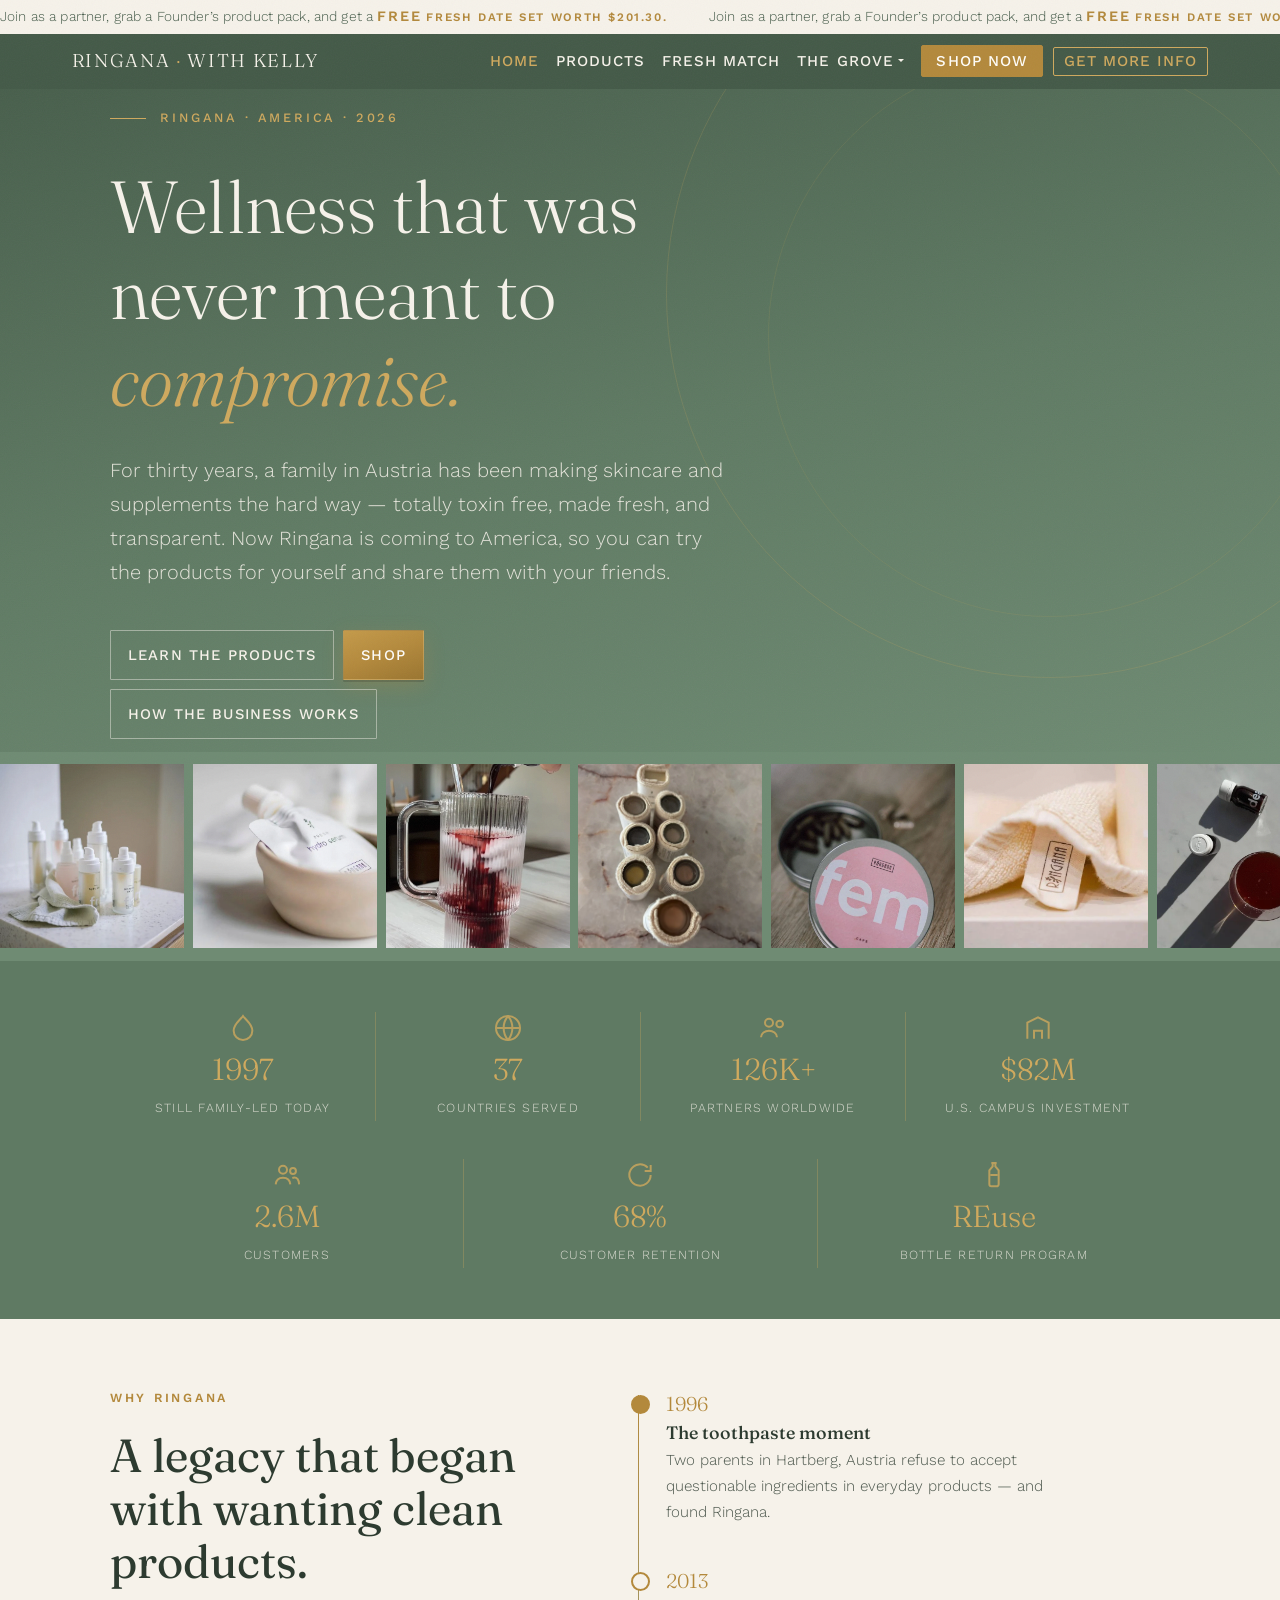
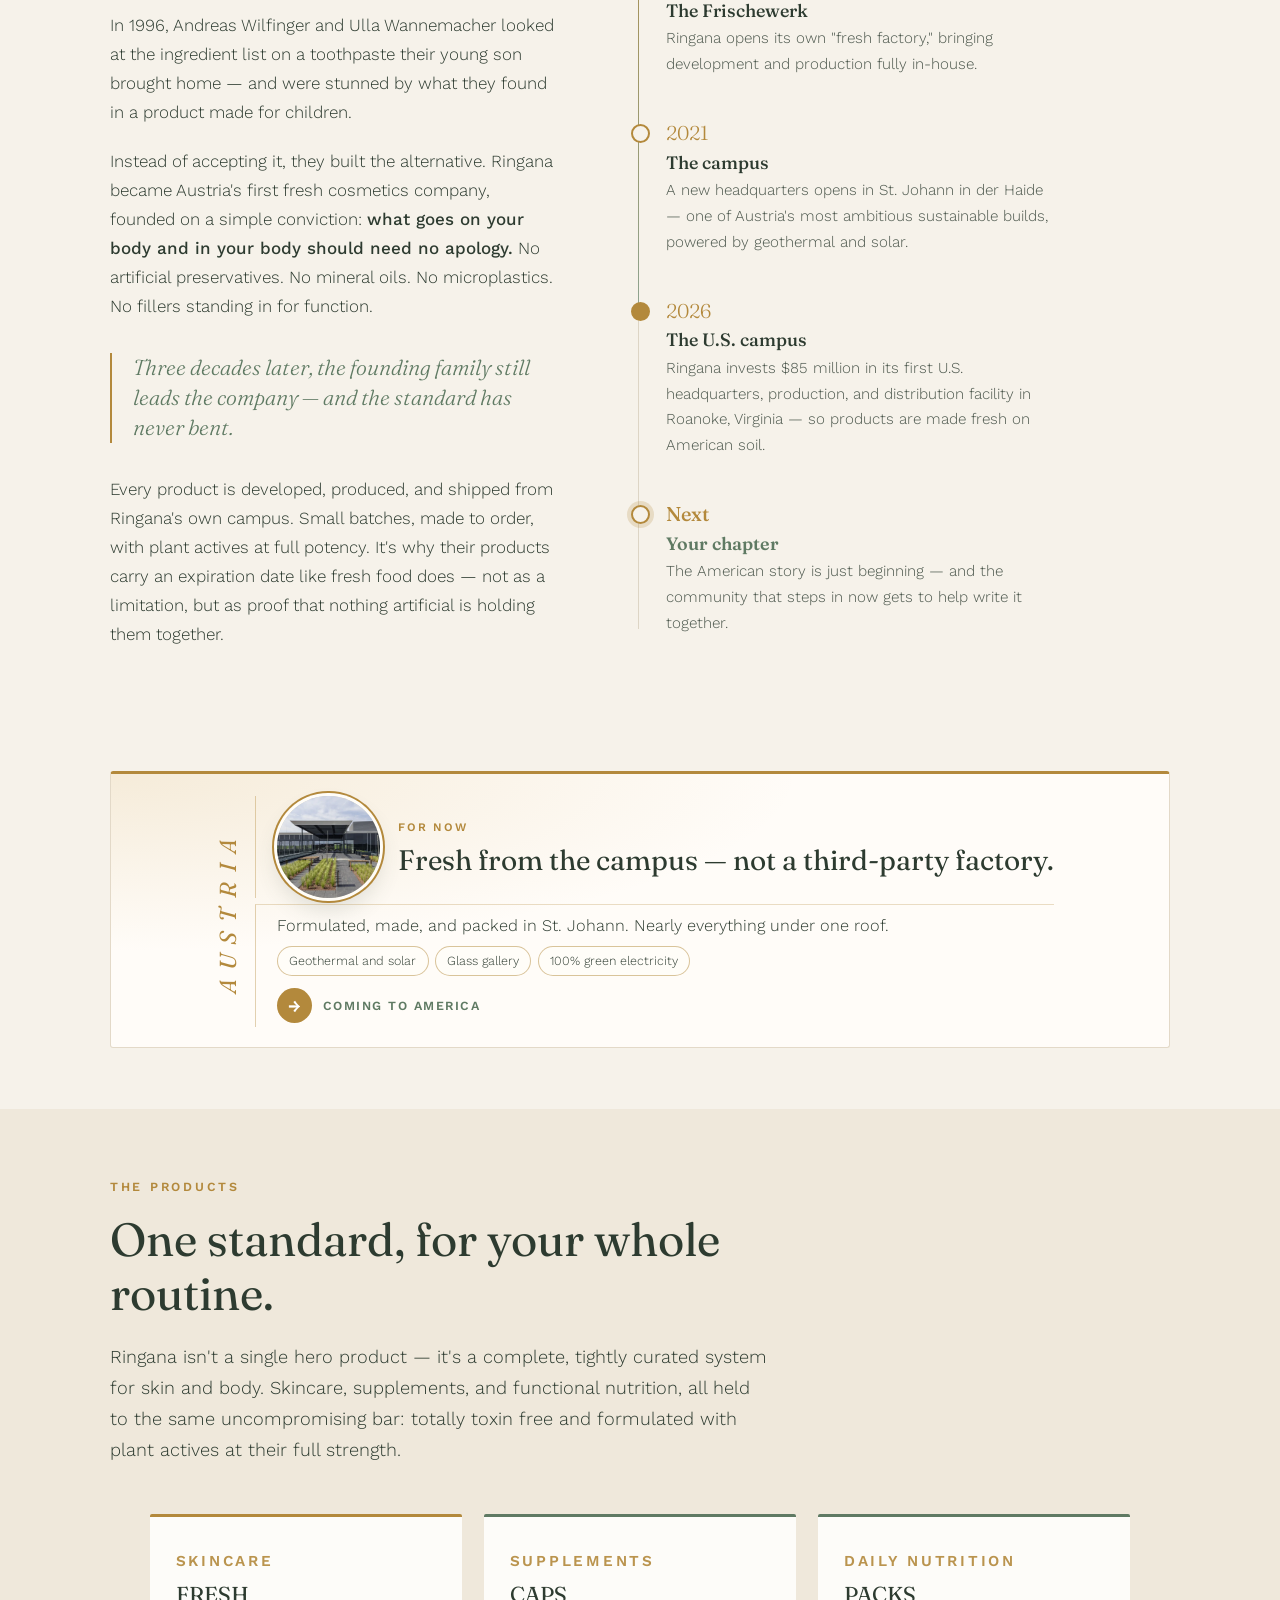
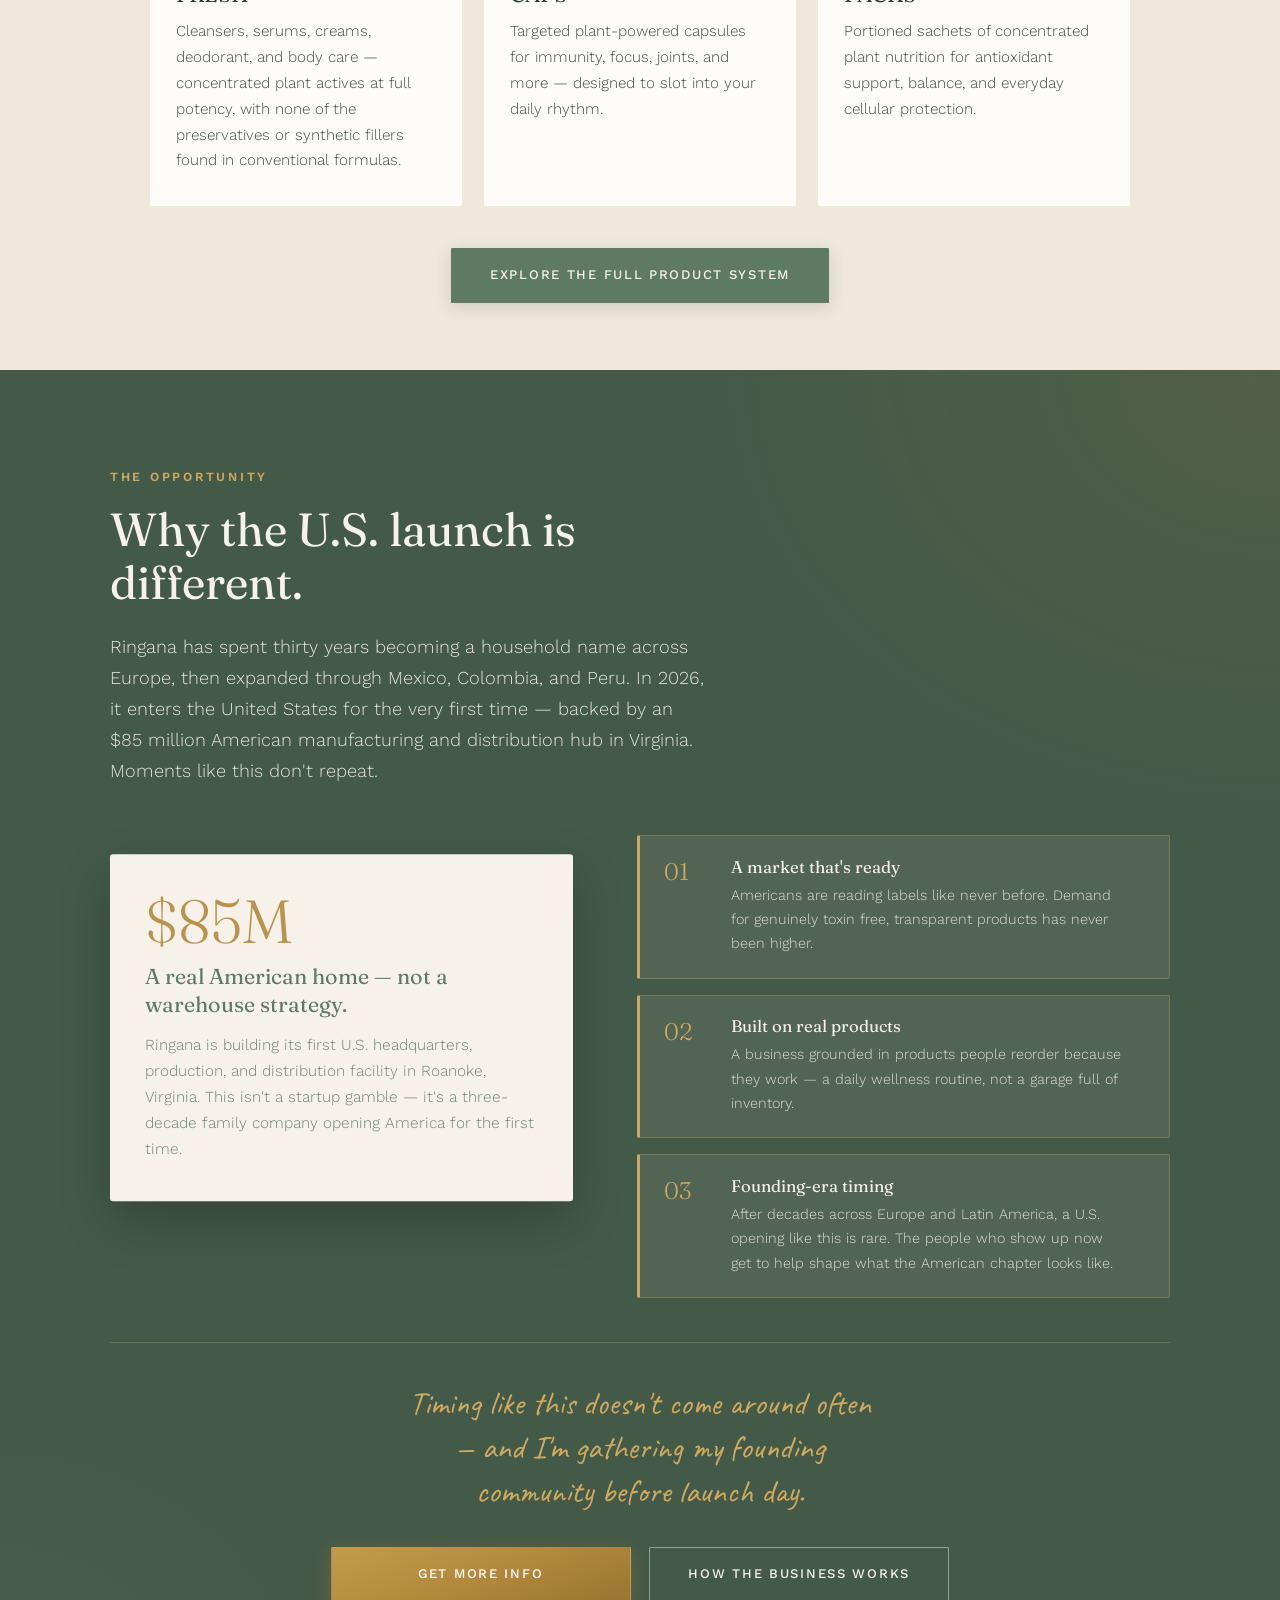
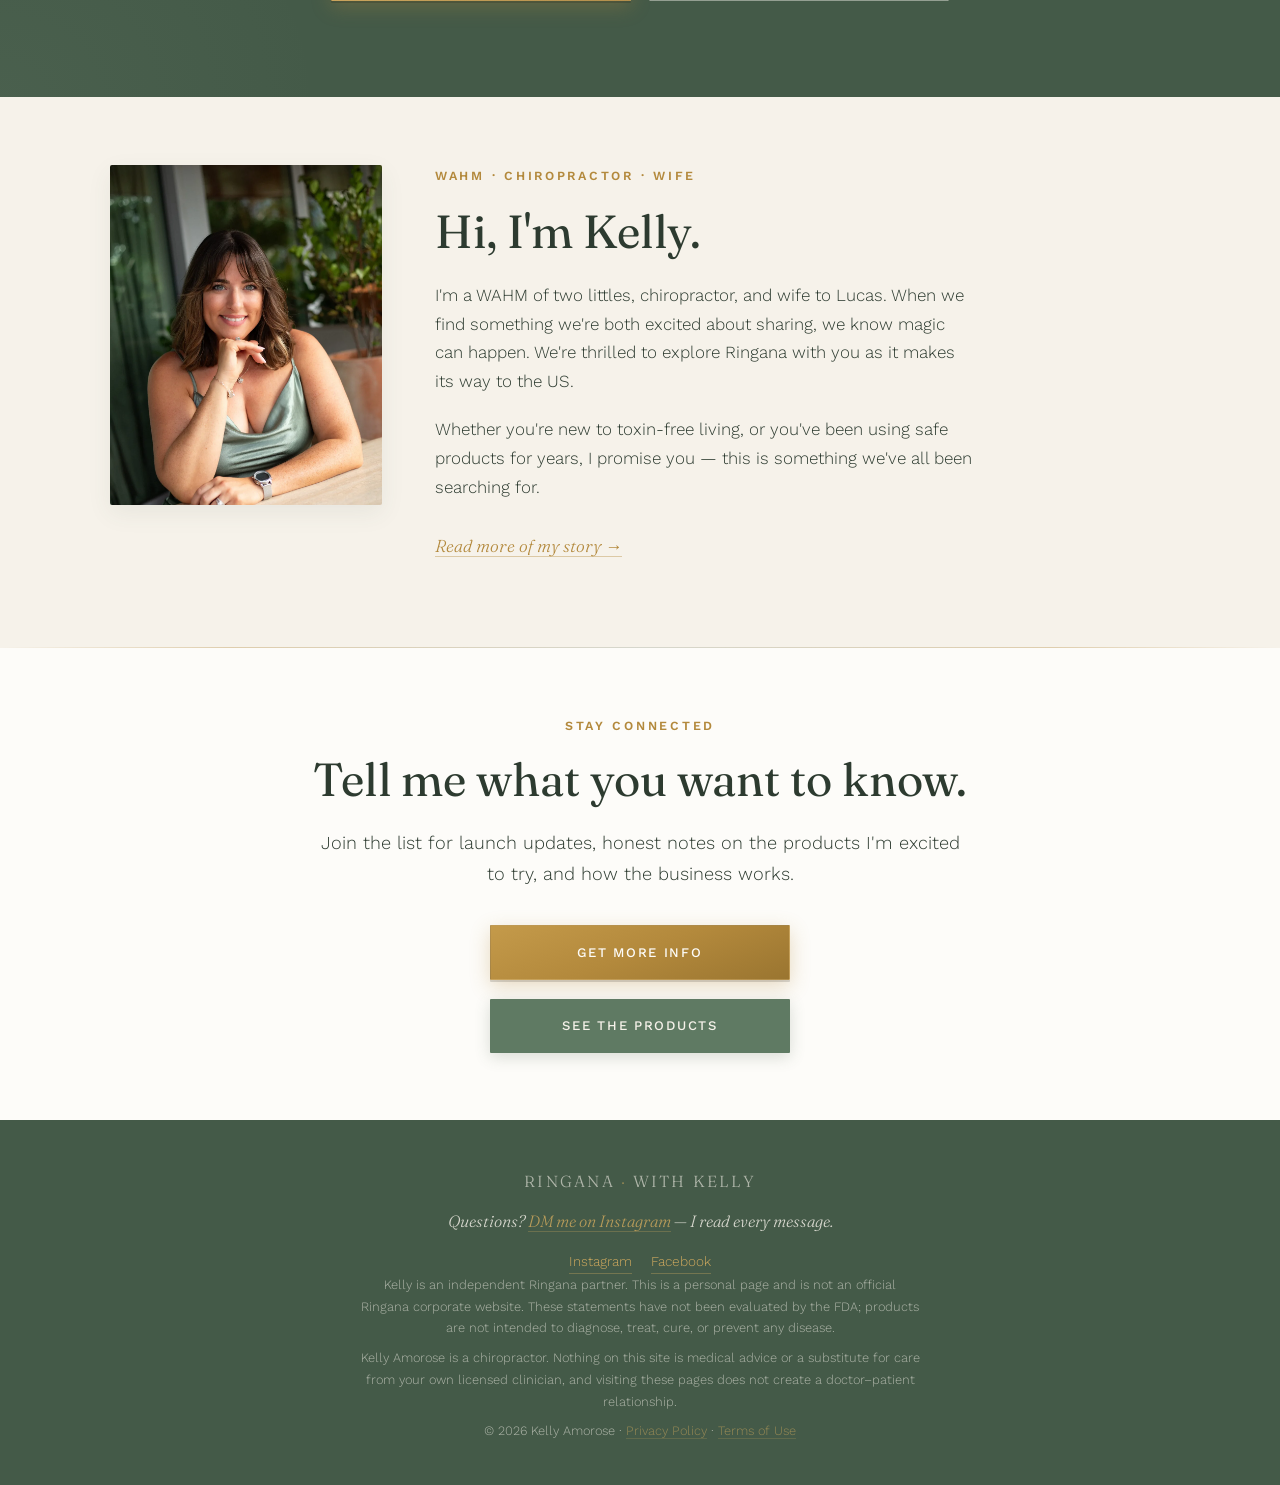
<file: index.html>
<!DOCTYPE html>
<html lang="en">
<head>
<!-- CLIENT:START head -->
<meta charset="UTF-8">
<meta name="viewport" content="width=device-width, initial-scale=1.0">
<script>!function(){var u=navigator.userAgent||"";if(/Instagram|FBAN|FBAV|FB_IAB|FBOS|Facebook|Line\/|TikTok/i.test(u))document.documentElement.classList.add("is-inapp");if(/iPhone|iPad|iPod/i.test(u)||(navigator.platform==="MacIntel"&&navigator.maxTouchPoints>1))document.documentElement.classList.add("is-ios")}();</script>
<title>Ringana US | Shop &amp; Join Kelly's Team</title>
<meta name="description" content="Ringana in the US, with Kelly — an independent partner. Shop fresh, toxin free skincare, or join her Ringana team.">
<link rel="canonical" href="https://thefreshgrove.team/ringana-with-kelly/">
<meta property="og:type" content="website">
<meta property="og:site_name" content="Ringana with Kelly">
<meta property="og:title" content="Ringana US | Shop &amp; Join Kelly's Team">
<meta property="og:description" content="Ringana in the US, with Kelly — an independent partner. Shop fresh, toxin free skincare, or join her Ringana team.">
<meta property="og:url" content="https://thefreshgrove.team/ringana-with-kelly/">
<meta property="og:image" content="https://thefreshgrove.team/ringana-with-kelly/og-image.jpg?v=20260824">
<meta property="og:image:secure_url" content="https://thefreshgrove.team/ringana-with-kelly/og-image.jpg?v=20260824">
<meta property="og:image:type" content="image/jpeg">
<meta property="og:image:width" content="1200">
<meta property="og:image:height" content="630">
<meta property="og:image:alt" content="Ringana with Kelly — toxin free wellness coming to America">
<meta property="og:locale" content="en_US">
<meta name="twitter:card" content="summary_large_image">
<meta name="twitter:title" content="Ringana US | Shop &amp; Join Kelly's Team">
<meta name="twitter:description" content="Ringana in the US, with Kelly — an independent partner. Shop fresh, toxin free skincare, or join her Ringana team.">
<meta name="twitter:image" content="https://thefreshgrove.team/ringana-with-kelly/og-image.jpg?v=20260824">
<meta name="twitter:image:alt" content="Ringana with Kelly — toxin free wellness coming to America">
<meta name="theme-color" content="#445a48">
<link rel="icon" href="favicon.svg" type="image/svg+xml">
<link rel="preconnect" href="https://fonts.googleapis.com">
<link rel="preconnect" href="https://fonts.gstatic.com" crossorigin>
<link href="https://fonts.googleapis.com/css?family=Caveat:400,500,600|Fraunces:300,400,500,600|Work+Sans:300,400,500,600&display=swap" rel="stylesheet">
<script type="application/ld+json">
{
  "@context": "https://schema.org",
  "@graph": [
    {
      "@type": "WebSite",
      "@id": "https://thefreshgrove.team/ringana-with-kelly/#website",
      "url": "https://thefreshgrove.team/ringana-with-kelly/",
      "name": "Ringana with Kelly",
      "alternateName": ["Kelly Amorose", "Dr. Kelly Amorose"],
      "description": "Ringana in the US, with Kelly — an independent partner. Shop fresh, toxin free skincare, or join her Ringana team.",
      "inLanguage": "en-US",
      "publisher": {"@id": "https://thefreshgrove.team/ringana-with-kelly/#person"}
    },
    {
      "@type": "Person",
      "@id": "https://thefreshgrove.team/ringana-with-kelly/#person",
      "name": "Kelly Amorose",
      "alternateName": ["Kelly", "Kelly Amorose"],
      "url": "https://thefreshgrove.team/ringana-with-kelly/",
      "image": "https://thefreshgrove.team/ringana-with-kelly/kelly-smile.webp",
      "jobTitle": "Independent Ringana Partner",
      "description": "WAHM, chiropractor, and wife to Lucas, gathering a founding community for Ringana in the US.",
      "sameAs": [
        "https://www.instagram.com/dr_kelly_amorose",
        "https://www.facebook.com/share/1JWpixRpPW/?mibextid=wwXIfr"
      ]
    },
    {
      "@type": "WebPage",
      "@id": "https://thefreshgrove.team/ringana-with-kelly/#webpage",
      "url": "https://thefreshgrove.team/ringana-with-kelly/",
      "name": "Ringana US | Shop & Join Kelly's Team",
      "description": "Ringana in the US, with Kelly — an independent partner. Shop fresh, toxin free skincare, or join her Ringana team.",
      "isPartOf": {"@id": "https://thefreshgrove.team/ringana-with-kelly/#website"},
      "about": {"@id": "https://thefreshgrove.team/ringana-with-kelly/#person"},
      "primaryImageOfPage": "https://thefreshgrove.team/ringana-with-kelly/og-image.jpg"
    }
  ]
}
</script>
<!-- CLIENT:END head -->
<style>
/* CLIENT:START theme */
:root{
  --pine:#5f7a63;
  --pine-deep:#445a48;
  --linen:#f6f2ea;
  --linen-warm:#efe8db;
  --brass:#b3893c;
  --brass-light:#cfa95e;
  --sage:#8ea38f;
  --sage-light:#c9d6ca;
  --ink:#2d3b30;
  --white:#fdfcf9;
  --header-expanded:7.5rem;
  --header-offset:7.5rem;
}
/* CLIENT:END theme */
/* CORE:START css */
*{margin:0;padding:0;box-sizing:border-box;}
html{scroll-behavior:smooth;}
body{
  font-family:'Work Sans',sans-serif;
  font-weight:300;
  color:var(--ink);
  background:var(--linen);
  line-height:1.7;
  font-size:17px;
  -webkit-font-smoothing:antialiased;
}
body::before{
  content:'';
  position:fixed;
  inset:0;
  pointer-events:none;
  z-index:9998;
  opacity:.04;
  background-image:url("data:image/svg+xml,%3Csvg viewBox='0 0 200 200' xmlns='http://www.w3.org/2000/svg'%3E%3Cfilter id='n'%3E%3CfeTurbulence type='fractalNoise' baseFrequency='0.85' numOctaves='4' stitchTiles='stitch'/%3E%3C/filter%3E%3Crect width='100%25' height='100%25' filter='url(%23n)'/%3E%3C/svg%3E");
  background-size:180px 180px;
}
body.nav-open{overflow:hidden;}
h1,h2,h3,.serif{font-family:'Fraunces',serif;font-weight:400;line-height:1.15;}
a{color:inherit;}
a:focus-visible,button:focus-visible,summary:focus-visible{outline:2px solid var(--brass-light);outline-offset:3px;}

/* ------- SITE HEADER ------- */
.site-header{
  position:fixed;top:0;left:0;right:0;z-index:100;
  background:rgba(68,90,72,0.95);
  padding:1.35rem 2rem 1rem;
  transition:padding .35s ease,background .35s ease,box-shadow .35s ease;
}
.site-header.is-scrolled{
  padding:.8rem 2rem;
  background:rgba(68,90,72,.98);
  box-shadow:0 4px 24px rgba(68,90,72,.22);
}
.site-header-inner{
  max-width:1060px;margin:0 auto;
  display:flex;flex-direction:column;align-items:center;gap:.9rem;
  transition:gap .35s ease;
}
.site-header.is-scrolled .site-header-inner{
  flex-direction:row;justify-content:space-between;align-items:center;gap:1.25rem;
}
.site-brand{
  font-family:'Fraunces',serif;
  color:var(--linen);
  font-size:clamp(1.15rem,3vw,1.6rem);
  letter-spacing:.2em;
  text-transform:uppercase;
  text-decoration:none;
  white-space:nowrap;
  line-height:1.2;
  transition:font-size .35s ease,letter-spacing .35s ease;
}
.site-brand span{color:var(--brass-light);}
.site-header.is-scrolled .site-brand{
  font-size:clamp(.82rem,2.2vw,1rem);
  letter-spacing:.14em;
}
.site-nav{
  display:flex;flex-wrap:wrap;align-items:center;justify-content:center;
  gap:1.2rem 2rem;
  transition:gap .35s ease;
}
.site-header.is-scrolled .site-nav{justify-content:flex-end;align-items:center;gap:.85rem 1.15rem;flex-wrap:nowrap;}
.site-nav .nav-about{margin-left:0;transition:margin-left .35s ease;}
.site-header.is-scrolled .site-nav .nav-about{margin-left:.85rem;}
.site-nav a{
  color:var(--linen);
  text-decoration:none;
  font-size:.82rem;
  letter-spacing:.08em;
  text-transform:uppercase;
  font-weight:400;
  opacity:.85;
  transition:opacity .2s,color .2s;
}
.site-nav a:hover{opacity:1;color:var(--brass-light);}
.site-nav a.active{opacity:1;color:var(--brass-light);}
.nav-cta{
  border:1px solid var(--brass-light);
  padding:.45rem 1.15rem;
  border-radius:2px;
  color:var(--brass-light) !important;
  opacity:1 !important;
  font-size:.78rem;
  letter-spacing:.08em;
  text-transform:uppercase;
  white-space:nowrap;
  transition:background .2s,color .2s,opacity .35s ease,max-width .35s ease,padding .35s ease,margin .35s ease,border-color .35s ease,visibility 0s;
}
.nav-cta:hover{background:var(--brass-light);color:var(--pine) !important;}
.nav-cta-scroll{
  max-width:0;
  width:0;
  padding-left:0;
  padding-right:0;
  margin-left:0;
  border-color:transparent;
  border-width:0;
  opacity:0;
  visibility:hidden;
  overflow:hidden;
  pointer-events:none;
  position:absolute;
}
.site-header.is-scrolled .nav-cta-scroll{
  max-width:11rem;
  width:auto;
  padding:.45rem 1.15rem;
  margin-left:1rem;
  border-color:var(--brass-light);
  border-width:1px;
  opacity:1;
  visibility:visible;
  pointer-events:auto;
  position:static;
}

/* ------- HERO ------- */
.hero{
  min-height:100vh;
  background:linear-gradient(168deg,var(--pine-deep) 0%,var(--pine) 55%,#6f8b73 100%);
  color:var(--linen);
  display:flex;
  flex-direction:column;
  justify-content:center;
  padding:calc(var(--header-expanded) + 2.5rem) 2rem 5rem;
  position:relative;
  overflow:clip;
}
.hero-ring{
  position:absolute;
  border-radius:50%;
  pointer-events:none;
  will-change:transform;
  transition:transform .1s linear;
  z-index:2;
}
.hero-ring-1{
  right:-12vw;top:-10vh;
  width:60vw;height:60vw;
  max-width:820px;max-height:820px;
  border:1px solid rgba(207,169,94,.18);
}
.hero-ring-2{
  right:-4vw;top:6vh;
  width:44vw;height:44vw;
  max-width:640px;max-height:640px;
  border:1px solid rgba(207,169,94,.12);
}
.hero-inner{max-width:1060px;margin:0 auto;width:100%;position:relative;z-index:3;}
.hero-eyebrow{
  font-size:.8rem;
  letter-spacing:.22em;
  text-transform:uppercase;
  color:var(--brass-light);
  font-weight:500;
  margin-bottom:1.6rem;
  display:flex;align-items:center;gap:.9rem;
}
.hero-eyebrow::before{content:'';width:36px;height:1px;background:var(--brass-light);}
.hero h1{
  font-size:clamp(2.6rem,6vw,4.6rem);
  font-weight:300;
  margin-bottom:1.8rem;
  max-width:14ch;
  line-height:1.18;
  padding-top:.12em;
  overflow:visible;
}
.hero h1 em{font-style:italic;color:var(--brass-light);}
.hero-sub{
  font-size:clamp(1.05rem,1.6vw,1.25rem);
  max-width:52ch;
  opacity:.88;
  margin-bottom:2.6rem;
}
.hero-actions{display:flex;gap:1rem;flex-wrap:wrap;}
.btn{
  display:inline-block;
  padding:.95rem 2.4rem;
  font-family:'Work Sans',sans-serif;
  font-size:.82rem;
  font-weight:500;
  letter-spacing:.13em;
  text-transform:uppercase;
  text-decoration:none;
  border-radius:1px;
  transition:transform .22s ease,box-shadow .22s ease,background .22s ease,border-color .22s ease;
  cursor:pointer;
  border:1px solid transparent;
  position:relative;
}
.btn-brass{
  background:linear-gradient(160deg,#c49a4a 0%,var(--brass) 50%,#9a7530 100%);
  color:var(--white);
  box-shadow:0 2px 0 rgba(0,0,0,.14),0 6px 20px rgba(179,137,60,.3);
  border-color:rgba(255,255,255,.1);
}
.btn-brass:hover{
  background:linear-gradient(160deg,#d4ad5e 0%,var(--brass-light) 55%,var(--brass) 100%);
  transform:translateY(-2px);
  box-shadow:0 3px 0 rgba(0,0,0,.1),0 10px 28px rgba(179,137,60,.38);
}
.btn-pine{background:var(--pine);color:var(--linen);box-shadow:0 4px 16px rgba(68,90,72,.2);}
.btn-pine:hover{background:var(--pine-deep);transform:translateY(-2px);box-shadow:0 6px 22px rgba(68,90,72,.28);}
.btn-ghost{border-color:rgba(246,242,234,.45);color:var(--linen);border-width:1.5px;}
.btn-ghost:hover{border-color:var(--linen);background:rgba(246,242,234,.1);transform:translateY(-1px);}
.btn-row{display:flex;flex-direction:column;align-items:center;gap:1.15rem;}
.btn-row .btn{min-width:min(100%,300px);text-align:center;}
.hero-note{
  margin-top:3.5rem;
  font-size:.85rem;
  letter-spacing:.05em;
  opacity:.6;
}

/* ------- SECTION SCAFFOLD ------- */
section{padding:6rem 2rem;}
.container{max-width:1060px;margin:0 auto;}
.eyebrow{
  font-size:.78rem;
  letter-spacing:.22em;
  text-transform:uppercase;
  color:var(--brass);
  font-weight:600;
  margin-bottom:1rem;
}
.section-title{
  font-size:clamp(1.9rem,4vw,2.9rem);
  font-weight:400;
  margin-bottom:1.4rem;
  max-width:22ch;
}
.lede{font-size:1.14rem;max-width:60ch;margin-bottom:2rem;}

/* ------- STANDARDS BAND ------- */
.standards{
  background:var(--pine);
  color:var(--linen);
  padding:3.2rem 2rem;
}
.standards .container{
  display:grid;
  grid-template-columns:repeat(12,1fr);
  gap:2.4rem 0;
  text-align:center;
}
.standard-item{grid-column:span 3;border-left:1px solid rgba(207,169,94,.3);padding:0 1rem;}
.standard-item:nth-child(n+5){grid-column:span 4;}
.standard-item:first-child,
.standard-item:nth-child(5){border-left:none;}
.standard-icon{
  display:block;
  width:2rem;height:2rem;
  margin:0 auto .55rem;
  color:var(--brass-light);
  opacity:.8;
}
.standard-item .num{
  font-family:'Fraunces',serif;
  font-size:clamp(1.5rem,2.4vw,1.9rem);
  color:var(--brass-light);
  display:block;
  margin-bottom:.35rem;
  line-height:1.1;
}
.standard-item .label{
  font-size:.78rem;
  letter-spacing:.1em;
  text-transform:uppercase;
  opacity:.82;
  line-height:1.45;
  white-space:normal;
}

/* ------- STORY / TIMELINE ------- */
.story{background:var(--linen);}
.story-grid{display:grid;grid-template-columns:5fr 6fr;gap:4.5rem;align-items:start;}
.story-text p{margin-bottom:1.3rem;max-width:56ch;}
.story-text p strong{font-weight:500;}
.pull{
  font-family:'Fraunces',serif;
  font-style:italic;
  font-size:1.35rem;
  color:var(--pine);
  border-left:2px solid var(--brass);
  padding-left:1.3rem;
  margin:2rem 0;
  line-height:1.4;
}
.timeline{position:relative;padding-left:2.2rem;}
.timeline::before{
  content:'';
  position:absolute;
  left:7px;top:8px;bottom:8px;
  width:1px;
  background:#ddd5c5;
}
.tl-line-fill{
  position:absolute;
  left:7px;top:8px;
  width:1px;
  height:0;
  background:linear-gradient(to bottom,var(--brass) 0%,var(--sage) 100%);
  transition:height .4s ease;
  z-index:1;
}
.tl-item{position:relative;padding-bottom:2.4rem;z-index:2;}
.tl-item:last-child{padding-bottom:0;}
.tl-item::before{
  content:'';
  position:absolute;
  left:-2.2rem;top:8px;
  width:15px;height:15px;
  border-radius:50%;
  background:var(--linen);
  border:2px solid var(--brass);
  transition:background .35s ease,border-color .35s ease,box-shadow .35s ease;
  z-index:2;
}
.tl-item.tl-reached::before{background:var(--brass);}
.tl-item.tl-future::before{box-shadow:0 0 0 4px rgba(179,137,60,.22);}
.tl-item.tl-future.tl-reached::before{background:var(--brass);}
.tl-item.tl-future h3{font-weight:600;color:var(--pine);}
.tl-item.tl-future .tl-year{font-weight:500;}
.tl-year{
  font-family:'Fraunces',serif;
  font-size:1.25rem;
  color:var(--brass);
  display:block;
}
.tl-item h3{font-size:1.12rem;font-weight:500;margin:.15rem 0 .3rem;}
.tl-item p{font-size:.95rem;opacity:.85;max-width:44ch;}

/* ------- CAMPUS EDITORIAL ------- */
.campus-editorial{padding:0 2rem 6rem;overflow:hidden;}
.campus-hero-full{
  position:relative;
  min-height:min(52vh,500px);
  margin:0 -2rem;
  display:flex;
  align-items:flex-end;
}
.campus-bg{
  position:absolute;
  inset:0;
  z-index:0;
}
.campus-bg img{
  width:100%;
  height:100%;
  object-fit:cover;
  object-position:58% center;
  display:block;
}
.campus-overlay{
  position:relative;
  z-index:2;
  width:100%;
  max-width:1060px;
  margin:0 auto;
  padding:5rem 2rem 3.2rem;
}
.campus-overlay-box{
  background:rgba(253,252,249,.94);
  border-radius:2px;
  padding:1.5rem 1.8rem 1.6rem;
  max-width:min(100%,52ch);
  box-shadow:0 10px 32px rgba(68,90,72,.14);
}
.campus-overlay-box .eyebrow{color:var(--brass);}
.campus-overlay-box .section-title{
  color:var(--pine);
  max-width:18ch;
  margin:0;
}
.campus-bg::after{
  content:'';
  position:absolute;
  inset:0;
  background:linear-gradient(180deg,rgba(20,37,25,.08) 0%,rgba(20,37,25,.28) 70%,rgba(20,37,25,.38) 100%);
}
.campus-copy{margin-top:2.4rem;}
.campus-copy-box{
  background:var(--white);
  border-radius:2px;
  padding:1.35rem 1.6rem;
  margin-bottom:1rem;
  box-shadow:0 8px 28px rgba(68,90,72,.08);
  max-width:62ch;
}
.campus-copy-box:last-child{margin-bottom:0;}
.campus-copy-box p{margin:0;max-width:none;}

/* ------- PRODUCTS ------- */
.products{background:var(--linen-warm);}
.product-grid{
  display:grid;
  grid-template-columns:repeat(3,1fr);
  gap:1.4rem;
  margin-top:3rem;
  max-width:980px;
  margin-left:auto;
  margin-right:auto;
}
.product-card{
  background:var(--white);
  border-radius:2px;
  padding:2rem 1.6rem;
  border-top:3px solid var(--pine);
  transition:transform .25s,box-shadow .25s;
  text-decoration:none;
  color:inherit;
  display:block;
  height:100%;
}
.product-card.featured{border-top-color:var(--brass);}
.product-card:hover{transform:translateY(-3px);box-shadow:0 14px 34px rgba(68,90,72,.1);}
.product-kicker{
  font-size:.72rem;
  letter-spacing:.18em;
  text-transform:uppercase;
  color:var(--brass);
  font-weight:600;
  margin-bottom:.5rem;
}
.product-card h3{font-size:1.35rem;margin-bottom:.7rem;}
.product-card p{font-size:.95rem;opacity:.9;}
.products-cta{
  margin-top:2.6rem;
  text-align:center;
}
.products-foot{
  margin-top:2.6rem;
  font-size:.95rem;
  max-width:64ch;
  font-style:italic;
  font-family:'Fraunces',serif;
  color:var(--pine);
}

/* ------- PRODUCTS I'VE TRIED (home teaser) ------- */
.tried{background:var(--linen);}
.tried-note{
  font-size:.94rem;
  max-width:58ch;
  margin:0 auto;
  opacity:.88;
  text-align:center;
}
.tried .section-title{margin-left:auto;margin-right:auto;max-width:22ch;}
.tried .lede{margin-left:auto;margin-right:auto;text-align:center;}
.radar-carousel{
  position:relative;
  margin-top:.85rem;
  padding:0 2.8rem;
}
.carousel-viewport{
  overflow:hidden;
  width:100%;
  transition:height .35s ease;
}
.carousel-track{
  display:flex;
  align-items:flex-start;
  transition:transform .5s cubic-bezier(.4,0,.2,1);
  will-change:transform;
}
.carousel-slide{
  flex:0 0 100%;
  width:100%;
  min-width:100%;
  box-sizing:border-box;
  display:grid;
  grid-template-columns:1fr;
  gap:.85rem;
  align-items:start;
  align-content:start;
  justify-items:center;
  padding:0 1rem;
  text-align:center;
}
.carousel-shot{
  display:flex;
  align-items:center;
  justify-content:center;
  width:200px;
  height:200px;
  flex-shrink:0;
}
.carousel-shot img{
  width:100%;
  height:100%;
  max-width:200px;
  max-height:200px;
  object-fit:contain;
  display:block;
  filter:drop-shadow(0 6px 18px rgba(68,90,72,.08));
}
.carousel-copy{width:100%;max-width:54ch;margin:0 auto;}
.carousel-copy .radar-kicker{margin-bottom:.3rem;}
.carousel-copy p{font-size:.96rem;opacity:.92;margin-bottom:.5rem;}
.carousel-copy p:last-of-type{margin-bottom:0;}
.radar-kicker{
  font-size:.72rem;
  letter-spacing:.18em;
  text-transform:uppercase;
  color:var(--brass);
  font-weight:600;
}
.loved-verdict{
  font-family:'Fraunces',serif;
  font-style:italic;
  color:var(--pine);
  font-size:1.02rem;
  margin-bottom:.4rem !important;
}
.carousel-copy .shop-this{
  font-family:'Fraunces',serif;
  font-style:italic;
  color:var(--brass);
  text-decoration:none;
  border-bottom:1px solid rgba(179,137,60,.4);
}
.carousel-copy .shop-this:hover{color:var(--pine);border-bottom-color:var(--pine);}
.carousel-btn{
  position:absolute;
  top:50%;
  transform:translateY(-50%);
  width:2.6rem;height:2.6rem;
  border-radius:50%;
  border:1px solid #ddd5c5;
  background:var(--white);
  color:var(--pine);
  font-size:1.35rem;
  line-height:1;
  cursor:pointer;
  display:flex;
  align-items:center;
  justify-content:center;
  box-shadow:0 4px 16px rgba(68,90,72,.1);
  transition:background .2s,border-color .2s,transform .2s;
  z-index:2;
}
.carousel-btn:hover{background:var(--linen-warm);border-color:var(--brass);transform:translateY(-50%) scale(1.04);}
.carousel-btn.prev{left:0;}
.carousel-btn.next{right:0;}
.carousel-footer{
  display:flex;
  align-items:center;
  justify-content:center;
  gap:1.2rem;
  margin-top:1rem;
}
.carousel-dots{display:flex;gap:.45rem;flex-wrap:wrap;justify-content:center;}
.carousel-dot{
  width:7px;height:7px;
  border-radius:50%;
  border:none;
  background:#ddd5c5;
  cursor:pointer;
  padding:0;
  transition:background .2s,transform .2s;
}
.carousel-dot.active{background:var(--brass);transform:scale(1.2);}
.carousel-counter{
  font-size:.72rem;
  letter-spacing:.12em;
  text-transform:uppercase;
  opacity:.5;
  min-width:3.5rem;
  text-align:center;
}
.tried-cta{
  margin-top:2.4rem;
  text-align:center;
  display:flex;
  flex-wrap:wrap;
  gap:.9rem;
  justify-content:center;
}
@media (min-width:881px){
  .carousel-slide{
    display:flex;
    justify-content:center;
    align-items:flex-start;
    gap:2.2rem;
    padding:0 5rem;
    text-align:left;
  }
  .carousel-shot{flex:0 0 200px;margin:0;}
  .carousel-copy{flex:0 1 52ch;margin:0;max-width:52ch;}
}

/* ------- OPPORTUNITY ------- */
.opportunity{
  background:var(--pine-deep);
  color:var(--linen);
  position:relative;
  overflow:hidden;
  padding-top:6rem;
  padding-bottom:6rem;
}
.opportunity::before{
  content:'';
  position:absolute;
  inset:0;
  background:
    radial-gradient(ellipse 80% 60% at 100% 0%, rgba(179,137,60,.12) 0%, transparent 55%),
    radial-gradient(ellipse 50% 40% at 0% 100%, rgba(142,163,143,.08) 0%, transparent 50%);
  pointer-events:none;
}
.opportunity .eyebrow{color:var(--brass-light);}
.opportunity .section-title{color:var(--linen);max-width:20ch;}
.opportunity .lede{opacity:.9;max-width:54ch;}
.opp-split{
  display:grid;
  grid-template-columns:1fr 1.15fr;
  gap:3.5rem 4rem;
  margin-top:3rem;
  align-items:start;
  position:relative;
  z-index:2;
}
.opp-lead-card{
  background:var(--linen);
  color:var(--pine);
  border-radius:3px;
  padding:2.4rem 2.2rem;
  box-shadow:0 20px 50px rgba(0,0,0,.22);
  transform:translateY(1.2rem);
}
.opp-lead-card .opp-stat{
  font-family:'Fraunces',serif;
  font-size:clamp(2.8rem,5vw,3.8rem);
  color:var(--brass);
  line-height:1;
  margin-bottom:.6rem;
}
.opp-lead-card h3{font-size:1.35rem;margin-bottom:.8rem;line-height:1.3;}
.opp-lead-card p{font-size:.96rem;opacity:.9;}
.opp-stack{display:flex;flex-direction:column;gap:1rem;}
.opp-pill{
  background:rgba(246,242,234,.08);
  border:1px solid rgba(207,169,94,.32);
  border-left:3px solid var(--brass-light);
  border-radius:2px;
  padding:1.35rem 1.5rem;
  display:grid;
  grid-template-columns:3.2rem 1fr;
  gap:1rem;
  align-items:start;
  transition:background .22s ease,transform .22s ease;
}
.opp-pill:hover{background:rgba(246,242,234,.12);transform:translateX(4px);}
.opp-pill-num{
  font-family:'Fraunces',serif;
  font-size:1.5rem;
  color:var(--brass-light);
  line-height:1;
  padding-top:.15rem;
}
.opp-pill h3{font-size:1.05rem;margin-bottom:.35rem;color:var(--linen);}
.opp-pill p{font-size:.9rem;opacity:.85;max-width:44ch;}
.opp-footer{
  margin-top:2.8rem;
  padding-top:2.4rem;
  border-top:1px solid rgba(207,169,94,.25);
  text-align:center;
  position:relative;
  z-index:2;
}
.opp-pull{
  margin:0 auto 2rem;
  font-family:'Caveat',cursive;
  font-size:clamp(1.55rem,2.8vw,2.05rem);
  line-height:1.35;
  color:var(--brass-light);
  max-width:32ch;
}
.opp-cta{margin-top:0;text-align:center;position:relative;z-index:2;}
.opp-cta .btn-row{flex-direction:row;justify-content:center;flex-wrap:wrap;}

/* ------- ABOUT STRIP ------- */
.about{background:var(--linen);}
.about-grid{display:grid;grid-template-columns:minmax(220px,280px) 1fr;gap:2.8rem;align-items:start;}
.about-photo-wrap{position:relative;max-width:280px;}
.about-photo{
  position:relative;
  display:block;
  aspect-ratio:4/5;
  max-height:340px;
  border-radius:2px;
  overflow:hidden;
  background:var(--linen-warm);
  box-shadow:0 8px 24px rgba(68,90,72,.08);
  text-decoration:none;
}
.about-photo:focus-visible{outline:2px solid var(--brass);outline-offset:3px;}
.about-photo img{
  width:100%;
  height:100%;
  object-fit:cover;
  object-position:50% 22%;
  display:block;
}
.about-text p{margin-bottom:1.2rem;max-width:54ch;}
.about-more{margin-top:1.8rem;}
.about-more a{
  font-family:'Fraunces',serif;
  font-style:italic;
  font-size:1.08rem;
  color:var(--brass);
  text-decoration:none;
  border-bottom:1px solid rgba(179,137,60,.4);
  transition:border-color .2s,color .2s;
}
.about-more a:hover{color:var(--pine);border-bottom-color:var(--pine);}

/* ------- CONNECT ------- */
.section-divider{
  height:1px;
  background:linear-gradient(90deg,transparent,rgba(179,137,60,.35) 18%,rgba(68,90,72,.18) 50%,rgba(179,137,60,.35) 82%,transparent);
}
.connect{background:var(--white);text-align:center;}
.connect .section-title{margin-left:auto;margin-right:auto;}
.connect .lede{margin-left:auto;margin-right:auto;}

/* Connect modal — letter style */
.connect-modal{
  position:fixed;inset:0;z-index:200;
  display:flex;align-items:center;justify-content:center;
  padding:1.4rem;
  opacity:0;visibility:hidden;pointer-events:none;
  transition:opacity .25s ease,visibility .25s ease;
}
.connect-modal.open{opacity:1;visibility:visible;pointer-events:auto;}
.connect-modal-backdrop{position:absolute;inset:0;background:rgba(20,37,25,.65);}
.connect-modal-panel.letter-panel{
  position:relative;z-index:2;
  width:min(100%,560px);
  max-height:min(92dvh,820px);
  overflow:auto;
  background:transparent;
  border:none;
  box-shadow:none;
  padding:0;
}
.connect-modal-close{
  position:absolute;top:.6rem;right:.8rem;z-index:3;
  background:rgba(255,255,255,.7);
  border:1px solid #e3d9c8;
  border-radius:50%;
  font-size:1.5rem;line-height:1;
  color:var(--pine);cursor:pointer;
  width:2.2rem;height:2.2rem;
  display:flex;align-items:center;justify-content:center;
}
.letter-paper{
  background:linear-gradient(175deg,#fffcf7 0%,#f8f3ea 100%);
  border:1px solid #e3d9c8;
  border-radius:2px;
  padding:2.8rem 2.6rem 2.4rem;
  box-shadow:0 24px 60px rgba(68,90,72,.24),inset 0 1px 0 rgba(255,255,255,.85);
  position:relative;
}
.letter-paper::before{
  content:'';
  position:absolute;inset:0;
  background-image:url("data:image/svg+xml,%3Csvg viewBox='0 0 200 200' xmlns='http://www.w3.org/2000/svg'%3E%3Cfilter id='n'%3E%3CfeTurbulence type='fractalNoise' baseFrequency='0.9' numOctaves='4' stitchTiles='stitch'/%3E%3C/filter%3E%3Crect width='100%25' height='100%25' filter='url(%23n)'/%3E%3C/svg%3E");
  opacity:.05;
  pointer-events:none;
  border-radius:2px;
}
.letter-head,.letter-body-copy,.letter-form,.letter-interest,.letter-sign,.modal-fine{position:relative;z-index:1;}
.letter-salutation{
  font-family:'Caveat',cursive;
  font-size:2.4rem;
  font-weight:500;
  margin-bottom:.6rem;
  color:var(--pine);
  line-height:1.1;
  transform:rotate(-.8deg);
  transform-origin:left center;
}
.letter-body-copy p{
  font-family:'Caveat',cursive;
  font-size:1.45rem;
  line-height:1.55;
  margin-bottom:1.2rem;
  max-width:48ch;
  color:var(--ink);
}
.letter-form{margin-top:.4rem;}
.letter-signup{display:flex;flex-direction:column;gap:0;}
.letter-interest{width:100%;margin:0 0 .75rem;}
.letter-interest-label{
  font-family:'Work Sans',sans-serif;
  font-size:.72rem;
  font-weight:600;
  letter-spacing:.07em;
  text-transform:uppercase;
  color:var(--pine);
  margin:0 0 .45rem;
}
.letter-interest-row{display:flex;flex-wrap:nowrap;gap:.32rem;width:100%;}
.letter-interest-chip{
  flex:1 1 0;
  min-width:0;
  font-family:'Work Sans',sans-serif;
  font-size:.68rem;
  font-weight:600;
  line-height:1.25;
  text-align:center;
  color:var(--ink);
  background:#fff;
  border:1.5px solid rgba(95,122,99,.28);
  border-radius:999px;
  padding:.5rem .15rem;
  cursor:pointer;
  transition:background .15s,border-color .15s,color .15s,box-shadow .15s;
}
.letter-interest-chip:hover{border-color:var(--brass);}
.letter-interest-chip.on{
  background:var(--pine);
  border-color:var(--pine);
  color:#fff;
  box-shadow:0 2px 10px rgba(68,90,72,.22);
}
.letter-interest-error{
  font-family:'Work Sans',sans-serif;
  font-size:.82rem;
  color:#9b3b3b;
  margin:.4rem 0 0;
}
.letter-name{width:100%;margin:0 0 .75rem;}
.letter-name-input{
  width:100%;
  box-sizing:border-box;
  font-family:'Work Sans',sans-serif;
  background:#fffcf7;
  border:1px solid rgba(28,50,39,.18);
  color:var(--ink);
  padding:.85rem 1rem;
  font-size:.95rem;
  border-radius:1px;
}
.letter-name-input:focus{
  outline:2px solid var(--brass);
  outline-offset:1px;
  border-color:var(--brass);
}


/* fs-submit-visible */
.connect-modal-panel.letter-panel{
  -webkit-overflow-scrolling:touch;
  scroll-padding-bottom:6rem;
}
#fd-form-modal [class*="__content"],
#fd-form-modal [class*="__fields"],
#fd-form-modal [class*="__footer"]{
  display:flex !important;
  flex-direction:column !important;
  width:100% !important;
  max-width:100% !important;
}
#fd-form-modal [class*="__footer"],
#fd-form-modal [class*="__button"],
#fd-form-modal button.fd-btn,
#kit-form-modal .formkit-submit,
#kit-form-modal [data-element="submit"]{
  display:block !important;
  visibility:visible !important;
  opacity:1 !important;
  width:100% !important;
  max-width:100% !important;
  box-sizing:border-box !important;
  margin-top:.65rem !important;
}
@media (max-width:720px){
  .connect-modal{padding:.7rem .7rem max(.7rem, env(safe-area-inset-bottom));align-items:flex-start;}
  .connect-modal-panel.letter-panel{max-height:96dvh;}
  .letter-paper{padding:1.5rem 1.15rem 1.25rem;}
  .letter-salutation{font-size:2rem;margin-bottom:.35rem;}
  .letter-body-copy p{font-size:1.2rem;margin-bottom:.7rem;}
}
@media (max-height:740px){
  .letter-body-copy p{margin-bottom:.45rem;}
  .letter-sign{margin-top:.8rem;}
}
#fd-form-modal,#fd-form-modal > *{margin:0 !important;}
#fd-form-modal .ff-kit-removed__form{padding:0 !important;margin:0 !important;}
#fd-form-modal input,#fd-form-modal textarea,#fd-form-modal select,#fd-form-modal button{font-family:'Work Sans',sans-serif !important;border-radius:1px !important;}
#fd-form-modal input:focus,#fd-form-modal textarea:focus,#fd-form-modal select:focus{outline:2px solid var(--brass) !important;outline-offset:1px !important;}
#fd-form-modal .ff-kit-removed__success,
#fd-form-modal .ff-kit-removed__success-message{
  display:none !important;
  visibility:hidden !important;
  height:0 !important;
  overflow:hidden !important;
  padding:0 !important;
  margin:0 !important;
}
#fd-form-modal.is-submitted .ff-kit-removed__form{display:none !important;}
.optin-success{
  display:none;
  text-align:center;
  padding:2rem 1.5rem 1.5rem;
  margin-top:.35rem;
  border:1px solid rgba(179,137,60,.42);
  border-radius:2px;
  background:linear-gradient(175deg,#fffdf8 0%,#f3ebdc 100%);
  box-shadow:0 10px 32px rgba(179,137,60,.22),inset 0 1px 0 rgba(255,255,255,.9);
}
.optin-success.is-visible{display:block;}
.optin-success-mark{
  width:3.5rem;height:3.5rem;
  margin:0 auto 1.1rem;
  border-radius:50%;
  background:linear-gradient(160deg,#c49a4a 0%,var(--brass) 50%,#9a7530 100%);
  color:var(--white,#fff);
  font-size:1.65rem;
  line-height:3.5rem;
  font-weight:600;
  box-shadow:0 4px 16px rgba(179,137,60,.35);
}
.optin-success-eyebrow{
  font-size:.78rem;
  letter-spacing:.22em;
  text-transform:uppercase;
  color:var(--brass);
  margin-bottom:.55rem;
  font-weight:500;
}
.optin-success-title{
  font-family:'Fraunces',serif;
  font-size:2rem;
  color:var(--pine);
  margin-bottom:.75rem;
  line-height:1.2;
}
.optin-success-copy{
  font-family:'Work Sans',sans-serif;
  font-size:1.08rem;
  line-height:1.65;
  color:rgba(34,48,31,.85);
  max-width:38ch;
  margin:0 auto;
}
.letter-paper.is-submitted .letter-body-copy,
.letter-paper.is-submitted .letter-interest,
.letter-paper.is-submitted .letter-name,
.letter-paper.is-submitted .letter-social,
.letter-paper.is-submitted .letter-sign,
.letter-paper.is-submitted .modal-fine{display:none;}
.letter-sign{
  font-family:'Caveat',cursive;
  margin-top:1.4rem;
  color:var(--pine);
  font-size:1.75rem;
  font-weight:500;
  transform:rotate(-1.2deg);
  transform-origin:left center;
}
.modal-fine{font-size:.75rem;opacity:.55;margin-top:1.2rem;text-align:left;}


/* ------- INSTAGRAM ------- */
.foot-ig{
  background:var(--pine-deep);
  width:100%;
  margin:.55rem 0 1.2rem;
  padding:1.05rem 1.4rem 1.6rem;
}
footer .foot-ig-label{
  font-family:'Fraunces',serif;
  font-style:italic;
  font-weight:400;
  font-size:.98rem;
  letter-spacing:.02em;
  color:var(--linen);
  opacity:.82;
  max-width:none;
  margin:0 auto .95rem;
}
.foot-ig-grid{
  max-width:780px;
  margin:0 auto;
}
.foot-ig-grid behold-widget{display:block;width:100%;}


/* ------- FOOTER ------- */
footer{
  background:var(--pine-deep);
  color:var(--linen);
  padding:3rem 0 2.2rem;
  text-align:center;
}
.foot-brand{
  font-family:'Fraunces',serif;
  letter-spacing:.14em;
  text-transform:uppercase;
  font-size:1rem;
  margin-bottom:.8rem;
  padding:0 2rem;
}
.foot-brand span{color:var(--brass-light);}
.foot-cta{
  font-family:'Fraunces',serif;
  font-style:italic;
  font-size:1.02rem;
  opacity:.82;
  margin-bottom:.45rem;
  max-width:48ch;
  margin-left:auto;
  margin-right:auto;
  padding:0 2rem;
}
.foot-cta a{color:var(--brass-light);text-decoration:none;border-bottom:1px solid rgba(207,169,94,.35);}
.foot-cta a:hover{opacity:1;border-bottom-color:var(--brass-light);}
footer p{font-size:.8rem;opacity:.6;max-width:70ch;margin:0 auto .5rem;padding:0 2rem;}


/* ------- REVEAL ANIMATION ------- */
.reveal{opacity:0;transform:translateY(22px);transition:opacity .7s ease,transform .7s ease;}
.reveal.visible{opacity:1;transform:none;}
@media (prefers-reduced-motion:reduce){
  html{scroll-behavior:auto;}
  .reveal{opacity:1;transform:none;transition:none;}
  .product-card:hover{transform:none;}
  .hero-ring{transition:none;}
  .tl-line-fill{transition:none;}
  .tl-item::before{transition:none;}
  .carousel-track{transition:none;}
}

/* ------- RESPONSIVE ------- */
@media (max-width:880px){
  .site-header{padding:1rem .9rem .9rem;}
  .site-header.is-scrolled{padding:.85rem .9rem;}
  .site-header.is-scrolled .site-header-inner{
    flex-direction:column;
    align-items:center;
    gap:.65rem;
  }
  .site-brand{font-size:1.02rem;letter-spacing:.12em;text-align:center;width:100%;padding-right:0;}
  .site-header.is-scrolled .site-brand{font-size:.92rem;letter-spacing:.1em;width:100%;}
  .site-nav{gap:0 .95rem;justify-content:center;width:auto;max-width:100%;margin:0 auto;flex-wrap:nowrap;}
  .site-header.is-scrolled .site-nav{justify-content:center;align-items:center;gap:0 .72rem;width:auto;max-width:100%;margin:0 auto;flex-wrap:nowrap;}
  .site-header.is-scrolled .site-nav a:not(.nav-cta){padding:.5rem 0;}
  .site-nav a{
    font-size:.74rem;
    letter-spacing:.055em;
    padding:.5rem 0;
    opacity:.95;
  }
  .site-header.is-scrolled .site-nav .nav-about{margin-left:0;}
  .nav-cta{padding:.6rem 1.05rem;font-size:.68rem;letter-spacing:.07em;}
  .site-header.is-scrolled .nav-cta-scroll{
    max-width:9.6rem;
    padding:.42rem .65rem;
    margin-left:.4rem;
    margin-top:0;
    font-size:.6rem;
    flex:0 0 auto;
    display:inline-flex;
    align-items:center;
    justify-content:center;
  }
  .story-grid,.about-grid{grid-template-columns:1fr;gap:2.6rem;}
  .about-photo-wrap{max-width:240px;margin:0 auto;}
  .campus-hero-full{min-height:min(44vh,400px);margin:0 -1.4rem;}
  .campus-overlay{padding:4.5rem 1.4rem 2.5rem;}
  .opp-split{grid-template-columns:1fr;gap:2rem;}
  .opp-lead-card{transform:none;}
  .product-grid{grid-template-columns:1fr;}
  .carousel-slide{gap:.65rem;padding:0 .35rem;}
  .carousel-shot{width:168px;height:168px;}
  .carousel-shot img{max-width:168px;max-height:168px;}
  .radar-carousel{padding:0 2.2rem;margin-top:1.2rem;}
  .carousel-btn{top:84px;transform:none;}
  .carousel-btn:hover{transform:scale(1.04);}
  .standards{padding:2rem 1rem;overflow:hidden;}
  .standards .container{grid-template-columns:1fr 1fr;gap:1.1rem .75rem;width:100%;max-width:100%;margin:0;padding:0;}
  .standard-item,
  .standard-item:nth-child(n+5),
  .standard-item:first-child,
  .standard-item:nth-child(3),
  .standard-item:nth-child(5){
    grid-column:auto;
    border-left:none !important;
    border-top:1px solid rgba(207,169,94,.22);
    padding:.55rem .25rem 0;
  }
  .standard-item:nth-child(1),
  .standard-item:nth-child(2){border-top:none;padding-top:0;}
  .standard-item:last-child:nth-child(odd){grid-column:1 / -1;}
  .standard-item .label{font-size:.6rem;letter-spacing:.03em;line-height:1.35;white-space:normal;}
}
@media (max-width:640px){
  section{padding:4.2rem 1.4rem;}
  .hero{padding:calc(var(--header-expanded) + 2rem) 1.4rem 4rem;}
  .product-grid{grid-template-columns:1fr;}
  .site-header{padding:.95rem .85rem .85rem;}
  .site-nav a{font-size:.72rem;padding:.5rem 0;}
  .site-header.is-scrolled .site-nav a:not(.nav-cta){padding:.45rem 0;font-size:.66rem;}
  .site-header.is-scrolled .nav-cta-scroll{padding:.4rem .55rem;font-size:.56rem;margin-left:.28rem;}
  .campus-bg{inset:0;}
  .campus-hero-full{min-height:0;padding-bottom:0;margin:0 -1.4rem;}
  .campus-overlay{padding:3.5rem 1.4rem 2.2rem;}
}
footer .foot-copy a,footer .foot-legal a{color:var(--brass-light);text-decoration:none;border-bottom:1px solid rgba(207,169,94,.35);}
footer .foot-copy a:hover,footer .foot-legal a:hover{border-bottom-color:var(--brass-light);}
footer .foot-legal{max-width:78ch;}
.letter-join-consent{display:flex;align-items:flex-start;gap:.55rem;margin:.15rem 0 0;font-size:.78rem;line-height:1.45;opacity:.78;text-align:left;font-family:'Work Sans',system-ui,sans-serif;}
.letter-join-consent input{margin-top:.2rem;flex:0 0 auto;}
.letter-join-consent a{color:var(--brass);text-decoration:underline;}
/* Instagram / Facebook in-app: variable fonts drop word spaces and clip display type. */
html.is-inapp{word-spacing:.28em;}
html.is-inapp .site-brand{letter-spacing:.12em;word-spacing:.45em;}
html.is-inapp .site-nav a,html.is-inapp .btn,html.is-inapp .nav-cta,html.is-inapp .standard-item .label,html.is-inapp .eyebrow,html.is-inapp .hero-eyebrow{letter-spacing:.06em;word-spacing:.4em;}
html.is-inapp .hero h1,html.is-inapp .page-hero h1,html.is-inapp h1{padding-top:.14em;line-height:1.2;overflow:visible;}
html.is-inapp .site-nav{flex-wrap:nowrap;}
/* CORE:END css */
</style>
<link rel="stylesheet" href="site-extra.css?v=37">
<script src="grove-nav.js?v=2" defer></script>
</head>
<body>

<!-- CLIENT:START site-header -->
<header class="site-header" id="siteHeader">
  <a class="offer-bar" aria-label="Join as a partner, grab a Founder’s product pack, and get a free FRESH Date Set worth $201.30." href="october.html"><span class="offer-track"><span class="offer-group"><span class="offer-copy"><span class="for-wide">Join as a partner, grab a Founder’s product pack, and get a </span><span class="for-narrow">Join as a partner · grab a Founder’s pack</span><span class="offer-hook"><b class="offer-free">free</b> <b class="offer-set">FRESH Date Set worth $201.30.</b></span></span><span class="offer-copy"><span class="for-wide">Join as a partner, grab a Founder’s product pack, and get a </span><span class="for-narrow">Join as a partner · grab a Founder’s pack</span><span class="offer-hook"><b class="offer-free">free</b> <b class="offer-set">FRESH Date Set worth $201.30.</b></span></span><span class="offer-copy"><span class="for-wide">Join as a partner, grab a Founder’s product pack, and get a </span><span class="for-narrow">Join as a partner · grab a Founder’s pack</span><span class="offer-hook"><b class="offer-free">free</b> <b class="offer-set">FRESH Date Set worth $201.30.</b></span></span><span class="offer-copy"><span class="for-wide">Join as a partner, grab a Founder’s product pack, and get a </span><span class="for-narrow">Join as a partner · grab a Founder’s pack</span><span class="offer-hook"><b class="offer-free">free</b> <b class="offer-set">FRESH Date Set worth $201.30.</b></span></span></span><span class="offer-group" aria-hidden="true"><span class="offer-copy"><span class="for-wide">Join as a partner, grab a Founder’s product pack, and get a </span><span class="for-narrow">Join as a partner · grab a Founder’s pack</span><span class="offer-hook"><b class="offer-free">free</b> <b class="offer-set">FRESH Date Set worth $201.30.</b></span></span><span class="offer-copy"><span class="for-wide">Join as a partner, grab a Founder’s product pack, and get a </span><span class="for-narrow">Join as a partner · grab a Founder’s pack</span><span class="offer-hook"><b class="offer-free">free</b> <b class="offer-set">FRESH Date Set worth $201.30.</b></span></span><span class="offer-copy"><span class="for-wide">Join as a partner, grab a Founder’s product pack, and get a </span><span class="for-narrow">Join as a partner · grab a Founder’s pack</span><span class="offer-hook"><b class="offer-free">free</b> <b class="offer-set">FRESH Date Set worth $201.30.</b></span></span><span class="offer-copy"><span class="for-wide">Join as a partner, grab a Founder’s product pack, and get a </span><span class="for-narrow">Join as a partner · grab a Founder’s pack</span><span class="offer-hook"><b class="offer-free">free</b> <b class="offer-set">FRESH Date Set worth $201.30.</b></span></span></span></span></a>
  <div class="site-header-inner">
    <a href="index.html" class="site-brand">Ringana <span>·</span> with Kelly</a>
    <nav class="site-nav" id="navLinks" aria-label="Primary">
      <a href="index.html" class="active">Home</a>
      <a href="products.html">Products</a>
      <a class="nav-quiz" id="quizNav" href="https://quiz.thefreshgrove.team/?shop=amorose.ringana.us&code=drkelly&with=kelly-amorose&who=Kelly&look=grove&fonts=fraunces&corners=sharp" target="_blank" rel="noopener">Fresh Match</a>
      <div class="nav-drop">
        <button type="button" class="nav-plan" aria-expanded="false" aria-haspopup="true">The Grove</button>
        <div class="nav-menu">
          <a href="business.html">The team</a>
          <a href="why-now.html">How you get paid</a>
          <a href="october.html">New partners</a>
        </div>
      </div>
      <span class="nav-end">
        <a href="https://amorose.ringana.us/?lang=en" class="nav-cta nav-shop" target="_blank" rel="noopener">Shop Now</a>
        <a href="#" class="nav-cta nav-cta-scroll" data-open-connect>Get more info</a>
      </span>
    </nav>
  </div>
</header>
<!-- CLIENT:END site-header -->

<!-- ================= HERO ================= -->
<!-- CLIENT:START hero -->
<header class="hero" id="top">
  <div class="hero-ring hero-ring-1" aria-hidden="true"></div>
  <div class="hero-ring hero-ring-2" aria-hidden="true"></div>
  <div class="hero-inner">
    <div class="hero-eyebrow">Ringana · America · 2026</div>
    <h1>Wellness that was never meant to <em>compromise.</em></h1>
    <p class="hero-sub">For thirty years, a family in Austria has been making skincare and supplements the hard way — totally toxin free, made fresh, and transparent. Now Ringana is coming to America, so you can try the products for yourself and share them with your friends.</p>
    <div class="hero-actions">
      <div class="hero-pair">
        <a href="products.html" class="btn btn-ghost">Learn the products</a>
        <a href="https://amorose.ringana.us/?lang=en" class="btn btn-brass" target="_blank" rel="noopener">Shop</a>
      </div>
      <a href="business.html" class="btn btn-ghost">How the business works</a>
    </div>
  </div>
</header>
<!-- CLIENT:END hero -->



<section class="film" aria-label="The products, in real life">
  <div class="film-track">
    <div class="film-run">
      <figure><img class="focus-bath" src="film/fresh-bathroom-lineup.webp" alt="Fresh bottles on a pale bathroom counter, with a linen cloth"></figure>
      <figure><img src="film/hydro-serum-bowl.webp" alt="A pouch of Fresh hydro serum resting in a ceramic bowl"></figure>
      <figure><img class="focus-pour" src="film/fresh-pour.webp" alt="A hand pouring a fresh shot into a glass of ice"></figure>
      <figure><img src="film/cotton-towels.webp" alt="Bottles wrapped in organic cotton on marble"></figure>
      <figure><img src="film/ls-9980.webp" alt="An open tin of capsules on a wood floor"></figure>
      <figure><img src="film/ringana-towel-tag.webp" alt="A Ringana towel tag beside a cream bottle"></figure>
      <figure><img src="film/ls-9999.webp" alt="Two small bottles and a glass on a sunlit stone surface"></figure>
      <figure><img src="film/cotton-wraps-close.webp" alt="Cotton-wrapped bottles, close"></figure>
      <figure><img src="film/travel-bag-spill.webp" alt="Travel pouches spilling from a mesh bag"></figure>
      <figure><img src="film/cotton-wraps-haul.webp" alt="A pile of cotton-wrapped bottles and jars"></figure>
      <figure><img src="film/sunny-table-haul.webp" alt="A sunlit table set with the fresh line"></figure>
      <figure><img src="film/fresh-sample-pouches.webp" alt="Sample pouches of the fresh line"></figure>
      <figure aria-hidden="true"><img class="focus-bath" src="film/fresh-bathroom-lineup.webp" alt=""></figure>
      <figure aria-hidden="true"><img src="film/hydro-serum-bowl.webp" alt=""></figure>
      <figure aria-hidden="true"><img class="focus-pour" src="film/fresh-pour.webp" alt=""></figure>
      <figure aria-hidden="true"><img src="film/cotton-towels.webp" alt=""></figure>
      <figure aria-hidden="true"><img src="film/ls-9980.webp" alt=""></figure>
      <figure aria-hidden="true"><img src="film/ringana-towel-tag.webp" alt=""></figure>
      <figure aria-hidden="true"><img src="film/ls-9999.webp" alt=""></figure>
      <figure aria-hidden="true"><img src="film/cotton-wraps-close.webp" alt=""></figure>
      <figure aria-hidden="true"><img src="film/travel-bag-spill.webp" alt=""></figure>
      <figure aria-hidden="true"><img src="film/cotton-wraps-haul.webp" alt=""></figure>
      <figure aria-hidden="true"><img src="film/sunny-table-haul.webp" alt=""></figure>
      <figure aria-hidden="true"><img src="film/fresh-sample-pouches.webp" alt=""></figure>
    </div>
  </div>
</section>

<!-- ================= STANDARDS BAND ================= -->
<div class="standards">
  <div class="container">
    <div class="standard-item reveal">
      <svg class="standard-icon" viewBox="0 0 24 24" fill="none" stroke="currentColor" stroke-width="1.5" aria-hidden="true"><path d="M12 3c-3 4-7 6-7 11a7 7 0 0 0 14 0c0-5-4-7-7-11z"/></svg>
      <span class="num" data-count="1996" data-count-from="2026">2026</span><span class="label">Still family-led today</span>
    </div>
    <div class="standard-item reveal">
      <svg class="standard-icon" viewBox="0 0 24 24" fill="none" stroke="currentColor" stroke-width="1.5" aria-hidden="true"><circle cx="12" cy="12" r="9"/><path d="M3 12h18M12 3a14 14 0 0 1 0 18M12 3a14 14 0 0 0 0 18"/></svg>
      <span class="num" data-count="38">0</span><span class="label">Countries served</span>
    </div>
    <div class="standard-item reveal">
      <svg class="standard-icon" viewBox="0 0 24 24" fill="none" stroke="currentColor" stroke-width="1.5" aria-hidden="true"><circle cx="9" cy="8" r="3"/><circle cx="17" cy="9" r="2.5"/><path d="M3 19c0-3 3-5 6-5s6 2 6 5"/></svg>
      <span class="num" data-count="130" data-suffix="K+">0</span><span class="label">Partners worldwide</span>
    </div>
    <div class="standard-item reveal">
      <svg class="standard-icon" viewBox="0 0 24 24" fill="none" stroke="currentColor" stroke-width="1.5" aria-hidden="true"><path d="M4 20V8l8-4 8 4v12"/><path d="M9 20v-6h6v6"/></svg>
      <span class="num" data-count="85" data-prefix="$" data-suffix="M">0</span><span class="label">U.S. campus investment</span>
    </div>
    <div class="standard-item reveal">
      <svg class="standard-icon" viewBox="0 0 24 24" fill="none" stroke="currentColor" stroke-width="1.5" aria-hidden="true"><circle cx="9" cy="8" r="3"/><path d="M3.5 19c.3-3.2 2.6-5 5.5-5s5.2 1.8 5.5 5"/><circle cx="16.5" cy="9" r="2.2"/><path d="M16 14.2c1.5-.5 3.1-.2 4 .9.7 1 1 2.2 1.1 3.9"/></svg>
      <span class="num" data-count="2.7" data-suffix="M">0</span><span class="label">Customers</span>
    </div>
    <div class="standard-item reveal">
      <svg class="standard-icon" viewBox="0 0 24 24" fill="none" stroke="currentColor" stroke-width="1.5" aria-hidden="true"><path d="M20 12a8 8 0 1 1-2.2-5.5"/><path d="M20 4.5V9h-4.5"/></svg>
      <span class="num" data-count="70" data-suffix="%">0</span><span class="label">Customer retention</span>
    </div>
    <div class="standard-item reveal">
      <svg class="standard-icon" viewBox="0 0 24 24" fill="none" stroke="currentColor" stroke-width="1.5" aria-hidden="true"><path d="M10 3h4M11 3v2.5L8.5 8.5V19a1.5 1.5 0 0 0 1.5 1.5h4a1.5 1.5 0 0 0 1.5-1.5V8.5L13 5.5V3"/><path d="M9.2 12h5.6"/></svg>
      <span class="num">REuse</span><span class="label">Bottle return program</span>
    </div>
  </div>
</div>

<!-- ================= STORY ================= -->
<!-- CORE:START story -->
<section class="story" id="story">
  <div class="container">
    <div class="story-grid">
      <div class="story-text reveal">
        <p class="eyebrow">Why Ringana</p>
        <h2 class="section-title">A legacy that began with wanting clean products.</h2>
        <p>In 1996, Andreas Wilfinger and Ulla Wannemacher looked at the ingredient list on a toothpaste their young son brought home — and were stunned by what they found in a product made for children.</p>
        <p>Instead of accepting it, they built the alternative. Ringana became Austria's first fresh cosmetics company, founded on a simple conviction: <strong>what goes on your body and in your body should need no apology.</strong> No artificial preservatives. No mineral oils. No microplastics. No fillers standing in for function.</p>
        <div class="pull">Three decades later, the founding family still leads the company — and the standard has never bent.</div>
        <p>Every product is developed, produced, and shipped from Ringana's own campus. Small batches, made to order, with plant actives at full potency. It's why their products carry an expiration date like fresh food does — not as a limitation, but as proof that nothing artificial is holding them together.</p>
      </div>
      <div class="timeline reveal" id="timeline" aria-label="Ringana history timeline">
        <div class="tl-line-fill" id="tlLineFill" aria-hidden="true"></div>
        <div class="tl-item">
          <span class="tl-year">1996</span>
          <h3>The toothpaste moment</h3>
          <p>Two parents in Hartberg, Austria refuse to accept questionable ingredients in everyday products — and found Ringana.</p>
        </div>
        <div class="tl-item">
          <span class="tl-year">2013</span>
          <h3>The Frischewerk</h3>
          <p>Ringana opens its own "fresh factory," bringing development and production fully in-house.</p>
        </div>
        <div class="tl-item">
          <span class="tl-year">2021</span>
          <h3>The campus</h3>
          <p>A new headquarters opens in St. Johann in der Haide — one of Austria's most ambitious sustainable builds, powered by geothermal and solar.</p>
        </div>
        <div class="tl-item">
          <span class="tl-year">2026</span>
          <h3>The U.S. campus</h3>
          <p>Ringana invests $85 million in its first U.S. headquarters, production, and distribution facility in Roanoke, Virginia — so products are made fresh on American soil.</p>
        </div>
        <div class="tl-item tl-future">
          <span class="tl-year">Next</span>
          <h3>Your chapter</h3>
          <p>The American story is just beginning — and the community that steps in now gets to help write it together.</p>
        </div>
      </div>
    </div>
  </div>
</section>
<!-- CORE:END story -->

<!-- ================= CAMPUS ================= -->
<!-- CORE:START campus -->
<section class="campus-editorial" aria-label="Ringana campus">
  <div class="container campus-copy reveal">
    <div class="factory-stage reveal" id="factoryFlip" data-carousel>
      <div class="carousel-viewport factory-viewport">
        <div class="carousel-track">
          <article class="carousel-slide factory-card factory-from is-active">
            <div class="factory-body">
              <span class="factory-mark" aria-hidden="true">Austria</span>
              <div class="factory-head">
                <figure class="factory-shot">
                  <img src="campus-interior-800w.webp" alt="Ringana fresh cosmetics campus in St. Johann, Austria" width="800" height="500">
                </figure>
                <div class="factory-title">
                  <p class="bubble-kicker">For now</p>
                  <h2>Fresh from the campus — not a third-party factory.</h2>
                </div>
              </div>
              <div class="factory-rest">
                <p>Formulated, made, and packed in St. Johann. Nearly everything under one roof.</p>
                <ul class="factory-facts">
                  <li>Geothermal and solar</li>
                  <li>Glass gallery</li>
                  <li>100% green electricity</li>
                </ul>
                <button type="button" class="factory-go" data-carousel-next>
                  <span>→</span>
                  Coming to America
                </button>
              </div>
            </div>
          </article>
          <article class="carousel-slide factory-card factory-to">
            <div class="factory-body">
              <span class="factory-mark" aria-hidden="true">Virginia</span>
              <div class="factory-head">
                <figure class="factory-shot">
                  <img src="roanoke.jpg" alt="Roanoke, Virginia — Ringana’s new U.S. home" width="800" height="500">
                </figure>
                <div class="factory-title">
                  <p class="bubble-kicker">What’s coming</p>
                  <h2><span class="factory-figure">$85M</span> in Virginia.</h2>
                </div>
              </div>
              <div class="factory-rest">
                <p>A U.S. headquarters and production facility in Roanoke, so the same fresh-made standard can live closer to home.</p>
                <ul class="factory-facts">
                  <li>Blue Ridge Commerce Park</li>
                  <li>435 jobs</li>
                  <li>Production in March</li>
                </ul>
                <button type="button" class="factory-back" data-carousel-prev>
                  <span>←</span>
                  Made in Austria
                </button>
              </div>
            </div>
          </article>
        </div>
      </div>
    </div>
  </div>
</section>
<!-- CORE:END campus -->

<!-- ================= PRODUCTS ================= -->
<!-- CORE:START products-teaser -->
<section class="products" id="products">
  <div class="container">
    <div class="reveal">
      <p class="eyebrow">The Products</p>
      <h2 class="section-title">One standard, for your whole routine.</h2>
      <p class="lede">Ringana isn't a single hero product — it's a complete, tightly curated system for skin and body. Skincare, supplements, and functional nutrition, all held to the same uncompromising bar: totally toxin free and formulated with plant actives at their full strength.</p>
    </div>
    <div class="product-grid reveal">
      <a href="products.html#fresh" class="product-card featured">
        <p class="product-kicker">Skincare</p>
        <h3>FRESH</h3>
        <p>Cleansers, serums, creams, deodorant, and body care — concentrated plant actives at full potency, with none of the preservatives or synthetic fillers found in conventional formulas.</p>
      </a>
      <a href="products.html#caps" class="product-card">
        <p class="product-kicker">Supplements</p>
        <h3>CAPS</h3>
        <p>Targeted plant-powered capsules for immunity, focus, joints, and more — designed to slot into your daily rhythm.</p>
      </a>
      <a href="products.html#packs" class="product-card">
        <p class="product-kicker">Daily Nutrition</p>
        <h3>PACKS</h3>
        <p>Portioned sachets of concentrated plant nutrition for antioxidant support, balance, and everyday cellular protection.</p>
      </a>
    </div>
    <p class="products-cta reveal"><a href="products.html" class="btn btn-pine">Explore the Full Product System</a></p>
  </div>
</section>
<!-- CORE:END products-teaser -->

<!-- ================= OPPORTUNITY ================= -->
<!-- CORE:START opportunity -->
<section class="opportunity" id="opportunity">
  <div class="container">
    <div class="reveal">
      <p class="eyebrow">The Opportunity</p>
      <h2 class="section-title">Why the U.S. launch is different.</h2>
      <p class="lede">Ringana has spent thirty years becoming a household name across Europe, then expanded through Mexico, Colombia, and Peru. In 2026, it enters the United States for the very first time — backed by an $85 million American manufacturing and distribution hub in Virginia. Moments like this don't repeat.</p>
    </div>
    <div class="opp-split reveal">
      <div class="opp-lead-card">
        <p class="opp-stat">$85M</p>
        <h3>A real American home — not a warehouse strategy.</h3>
        <p>Ringana is building its first U.S. headquarters, production, and distribution facility in Roanoke, Virginia. This isn't a startup gamble — it's a three-decade family company opening America for the first time.</p>
      </div>
      <div class="opp-stack">
        <div class="opp-pill">
          <span class="opp-pill-num">01</span>
          <div>
            <h3>A market that's ready</h3>
            <p>Americans are reading labels like never before. Demand for genuinely toxin free, transparent products has never been higher.</p>
          </div>
        </div>
        <div class="opp-pill">
          <span class="opp-pill-num">02</span>
          <div>
            <h3>Built on real products</h3>
            <p>A business grounded in products people reorder because they work — a daily wellness routine, not a garage full of inventory.</p>
          </div>
        </div>
        <div class="opp-pill">
          <span class="opp-pill-num">03</span>
          <div>
            <h3>Founding-era timing</h3>
            <p>After decades across Europe and Latin America, a U.S. opening like this is rare. The people who show up now get to help shape what the American chapter looks like.</p>
          </div>
        </div>
      </div>
    </div>
    <div class="opp-footer reveal">
      <p class="opp-pull">Timing like this doesn't come around often — and I'm gathering my founding community before launch day.</p>
      <div class="opp-cta">
        <div class="btn-row">
          <a href="#" class="btn btn-brass" data-open-connect>Get more info</a>
          <a href="business.html" class="btn btn-ghost">How the Business Works</a>
        </div>
      </div>
    </div>
  </div>
</section>
<!-- CORE:END opportunity -->

<!-- ================= ABOUT KELLY ================= -->
<!-- CLIENT:START about -->
<section class="about">
  <div class="container">
    <div class="about-grid">
      <div class="about-photo-wrap reveal">
        <a class="about-photo" href="about.html" aria-label="Read more of Kelly's story">
          <img src="kelly-smile.webp" alt="Kelly Amorose smiling" loading="lazy" decoding="async" width="1067" height="1600">
        </a>
      </div>
      <div class="about-text reveal">
        <p class="eyebrow">WAHM · Chiropractor · Wife</p>
        <h2 class="section-title">Hi, I'm Kelly.</h2>
        <p>I'm a WAHM of two littles, chiropractor, and wife to Lucas. When we find something we're both excited about sharing, we know magic can happen. We're thrilled to explore Ringana with you as it makes its way to the US.</p>
        <p>Whether you're new to toxin-free living, or you've been using safe products for years, I promise you — this is something we've all been searching for.</p>
        <p class="about-more"><a href="about.html">Read more of my story →</a></p>
      </div>
    </div>
  </div>
</section>
<!-- CLIENT:END about -->

<div class="section-divider" aria-hidden="true"></div>

<!-- ================= CONNECT ================= -->
<!-- CLIENT:START connect -->
<section class="connect" id="connect">
  <div class="container">
    <div class="reveal">
      <p class="eyebrow">Stay Connected</p>
      <h2 class="section-title">Tell me what you want to know.</h2>
      <p class="lede">Join the list for launch updates, honest notes on the products I'm excited to try, and how the business works.</p>
      <div class="btn-row" style="margin-top:2.2rem;">
        <a href="#" class="btn btn-brass" data-open-connect>Get more info</a>
        <a href="products.html" class="btn btn-pine">See the products</a>
      </div>
    </div>
  </div>
</section>
<!-- CLIENT:END connect -->

<!-- CLIENT:START connect-modal -->
<div class="connect-modal" id="connectModal" aria-hidden="true" role="dialog" aria-label="Get more info">
  <div class="connect-modal-backdrop" data-close-connect></div>
  <div class="connect-modal-panel letter-panel">
    <button class="connect-modal-close" type="button" aria-label="Close" data-close-connect>&times;</button>
    <div class="letter-paper">
      <div class="letter-signup" id="site-signup">
        <header class="letter-head">
          <h2 class="letter-salutation">friend,</h2>
        </header>
        <div class="letter-body-copy">
          <p>I'll personally email you — launch updates, honest notes on the products I'm excited to try, and how the business works if you want to build alongside me.</p>
        </div>
        <div class="letter-name letter-float" data-fs-lead-name>
          <input type="text" id="fs-lead-name" class="letter-name-input" name="fs-name" autocomplete="name" maxlength="80" placeholder="Your name">
          <label class="letter-float-label" for="fs-lead-name">Your name</label>
          <p class="letter-interest-error" id="fs-name-error" hidden>Please enter your name.</p>
        </div>
        <input type="hidden" id="fs-interest" value="both">
        <div class="letter-form" id="kit-form-modal">
          <script async data-uid="df86f42a40" src="https://dr-kelly-amorose.kit.com/df86f42a40/index.js"></script>
        </div>
      </div>
      <p class="letter-sign">— Kelly</p>
      <p class="modal-fine">No spam, ever. Just the good stuff, and only until you say otherwise.</p>
    </div>
  </div>
</div>
<!-- CLIENT:END connect-modal -->

<!-- ================= FOOTER ================= -->


<!-- CLIENT:START footer -->
<footer>
  <p class="foot-brand">Ringana <span>·</span> with Kelly</p>
  <p class="foot-cta">Questions? <a href="https://www.instagram.com/dr_kelly_amorose" target="_blank" rel="noopener">DM me on Instagram</a> — I read every message.</p>
  <div class="foot-social">
    <a href="https://www.instagram.com/dr_kelly_amorose" target="_blank" rel="noopener">Instagram</a>
    <a href="https://www.facebook.com/share/1JWpixRpPW/?mibextid=wwXIfr" target="_blank" rel="noopener">Facebook</a>
  </div>
  <p class="foot-legal">Kelly is an independent Ringana partner. This is a personal page and is not an official Ringana corporate website. These statements have not been evaluated by the FDA; products are not intended to diagnose, treat, cure, or prevent any disease.</p>
  <p class="foot-legal foot-medical">Kelly Amorose is a chiropractor. Nothing on this site is medical advice or a substitute for care from your own licensed clinician, and visiting these pages does not create a doctor–patient relationship.</p>
  <p class="foot-copy">&copy; 2026 Kelly Amorose · <a href="privacy.html">Privacy Policy</a> · <a href="terms.html">Terms of Use</a></p>
</footer>
<!-- CLIENT:END footer -->

<script>
/* CORE:START js */
const siteHeader=document.getElementById('siteHeader');
const heroRings=document.querySelectorAll('.hero-ring');
const reduceMotion=window.matchMedia('(prefers-reduced-motion: reduce)').matches;
let headerTicking=false;

function measureExpandedHeader(){
  if(!siteHeader)return;
  const wasScrolled=siteHeader.classList.contains('is-scrolled');
  siteHeader.classList.remove('is-scrolled');
  document.documentElement.style.setProperty('--header-expanded',siteHeader.offsetHeight+'px');
  if(wasScrolled)siteHeader.classList.add('is-scrolled');
  document.documentElement.style.setProperty('--header-offset',siteHeader.offsetHeight+'px');
}

function updateSiteHeader(){
  if(!siteHeader)return;
  const y=window.scrollY;
  if(siteHeader.classList.contains('is-scrolled')){
    if(y<32)siteHeader.classList.remove('is-scrolled');
  }else if(y>72){
    siteHeader.classList.add('is-scrolled');
  }
  document.documentElement.style.setProperty('--header-offset',siteHeader.offsetHeight+'px');
}

measureExpandedHeader();
window.addEventListener('resize',measureExpandedHeader);

window.addEventListener('scroll',()=>{
  if(headerTicking)return;
  headerTicking=true;
  requestAnimationFrame(()=>{
    updateSiteHeader();
    if(!reduceMotion&&heroRings.length){
      const y=window.scrollY*.08;
      heroRings[0].style.transform=`translateY(${y}px)`;
      if(heroRings[1])heroRings[1].style.transform=`translateY(${y*.6}px)`;
    }
    headerTicking=false;
  });
},{passive:true});

// Count-up / count-down stats
function animateCount(el){
  const target=+el.dataset.count;
  const from=el.dataset.countFrom?+el.dataset.countFrom:null;
  const prefix=el.dataset.prefix||'';
  const suffix=el.dataset.suffix||'';
  const duration=1400;
  const start=performance.now();
  function tick(now){
    const p=Math.min((now-start)/duration,1);
    const eased=1-Math.pow(1-p,3);
    const raw=from!==null?from-(from-target)*eased:target*eased;
    const places=String(el.dataset.count).includes('.')?(String(el.dataset.count).split('.')[1]||'').length:0;
    const value=places?raw.toFixed(places):String(Math.round(raw));
    el.textContent=prefix+value+suffix;
    if(p<1)requestAnimationFrame(tick);
  }
  requestAnimationFrame(tick);
}
const countIo=new IntersectionObserver(entries=>{
  entries.forEach(e=>{
    if(e.isIntersecting){
      animateCount(e.target);
      countIo.unobserve(e.target);
    }
  });
},{threshold:.5});
if(!reduceMotion){
  document.querySelectorAll('[data-count]').forEach(el=>countIo.observe(el));
}else{
  document.querySelectorAll('[data-count]').forEach(el=>{
    el.textContent=(el.dataset.prefix||'')+el.dataset.count+(el.dataset.suffix||'');
  });
}

// Timeline fill on scroll
const timeline=document.getElementById('timeline');
const tlItems=timeline?[...timeline.querySelectorAll('.tl-item')]:[];
const tlFill=document.getElementById('tlLineFill');
function updateTimeline(){
  if(!timeline||!tlFill||!tlItems.length)return;
  const reached=tlItems.filter(item=>item.classList.contains('tl-reached'));
  if(!reached.length){tlFill.style.height='0';return;}
  const first=tlItems[0];
  const last=reached[reached.length-1];
  const start=first.offsetTop+8;
  const end=last.offsetTop+8;
  tlFill.style.height=Math.max(0,end-start+7)+'px';
}
if(timeline&&tlItems.length){
  const tlIo=new IntersectionObserver(entries=>{
    entries.forEach(e=>{
      if(e.isIntersecting)e.target.classList.add('tl-reached');
      updateTimeline();
    });
  },{threshold:0.55,rootMargin:'-8% 0px -30% 0px'});
  tlItems.filter(item=>!item.classList.contains('tl-future')).forEach(item=>tlIo.observe(item));
  window.addEventListener('resize',updateTimeline,{passive:true});
  if(reduceMotion){
    tlItems.forEach(item=>item.classList.add('tl-reached'));
    updateTimeline();
  }
}

// Connect modal
const connectModal=document.getElementById('connectModal');
function setConnectOpen(open){
  if(!connectModal)return;
  connectModal.classList.toggle('open',open);
  connectModal.setAttribute('aria-hidden',open?'false':'true');
  document.body.classList.toggle('nav-open',open);
}
document.querySelectorAll('[data-open-connect]').forEach(el=>{
  el.addEventListener('click',e=>{e.preventDefault();setConnectOpen(true);});
});
connectModal?.querySelectorAll('[data-close-connect]').forEach(el=>{
  el.addEventListener('click',()=>setConnectOpen(false));
});
document.addEventListener('keydown',e=>{
  if(e.key==='Escape'&&connectModal?.classList.contains('open'))setConnectOpen(false);
});
// Scroll reveal (must run even if Flodesk fails to load)
const io=new IntersectionObserver(entries=>{
  entries.forEach(e=>{if(e.isIntersecting){e.target.classList.add('visible');io.unobserve(e.target);}});
},{threshold:0.12});
document.querySelectorAll('.reveal').forEach(el=>io.observe(el));
// Failsafe if observer never fires (odd viewports / blocked APIs)
setTimeout(()=>{
  document.querySelectorAll('.reveal:not(.visible)').forEach(el=>el.classList.add('visible'));
},3000);

// Product carousel (tried teaser)
const CAROUSEL_MS=6500;
function initProductCarousel(carouselEl){
  if(!carouselEl)return;
  const track=carouselEl.querySelector('.carousel-track');
  const viewport=carouselEl.querySelector('.carousel-viewport');
  const dotsEl=carouselEl.querySelector('.carousel-dots');
  const counterEl=carouselEl.querySelector('.carousel-counter');
  const slides=track?[...track.querySelectorAll('.carousel-slide')]:[];
  if(!track||!viewport||!slides.length)return;

  let slideIndex=0;
  let carouselTimer=null;

  function setCarouselPosition(animate=true){
    const offset=viewport.offsetWidth*slideIndex;
    if(!animate)track.style.transition='none';
    track.style.transform=`translateX(-${offset}px)`;
    if(!animate){
      track.offsetHeight;
      track.style.transition='';
    }
  }

  function syncViewportHeight(){
    const slide=slides[slideIndex];
    if(!slide)return;
    const height=slide.offsetHeight;
    if(height)viewport.style.height=height+'px';
  }

  function goToSlide(i){
    slideIndex=(i+slides.length)%slides.length;
    setCarouselPosition();
    syncViewportHeight();
    dotsEl?.querySelectorAll('.carousel-dot').forEach((dot,j)=>{
      dot.classList.toggle('active',j===slideIndex);
      dot.setAttribute('aria-selected',j===slideIndex?'true':'false');
    });
    if(counterEl)counterEl.textContent=`${slideIndex+1} / ${slides.length}`;
  }

  function nextSlide(){goToSlide(slideIndex+1);}
  function prevSlide(){goToSlide(slideIndex-1);}

  function startCarousel(){
    if(reduceMotion||slides.length<2)return;
    clearInterval(carouselTimer);
    carouselTimer=setInterval(nextSlide,CAROUSEL_MS);
  }
  function pauseCarousel(){clearInterval(carouselTimer);}

  slides.forEach((_,i)=>{
    const dot=document.createElement('button');
    dot.type='button';
    dot.className='carousel-dot'+(i===0?' active':'');
    dot.setAttribute('role','tab');
    dot.setAttribute('aria-label',`Product ${i+1}`);
    dot.setAttribute('aria-selected',i===0?'true':'false');
    dot.addEventListener('click',()=>{goToSlide(i);startCarousel();});
    dotsEl?.appendChild(dot);
  });

  carouselEl.querySelector('.carousel-btn.next')?.addEventListener('click',()=>{nextSlide();startCarousel();});
  carouselEl.querySelector('.carousel-btn.prev')?.addEventListener('click',()=>{prevSlide();startCarousel();});
  carouselEl.addEventListener('mouseenter',pauseCarousel);
  carouselEl.addEventListener('mouseleave',startCarousel);
  carouselEl.addEventListener('focusin',pauseCarousel);
  carouselEl.addEventListener('focusout',e=>{
    if(!carouselEl.contains(e.relatedTarget))startCarousel();
  });

  slides.forEach(slide=>{
    slide.querySelectorAll('img').forEach(img=>{
      if(!img.complete){
        img.addEventListener('load',()=>{
          if(slides[slideIndex]===slide)syncViewportHeight();
        });
      }
    });
  });

  goToSlide(0);
  startCarousel();

  let resizeTimer;
  window.addEventListener('resize',()=>{
    clearTimeout(resizeTimer);
    resizeTimer=setTimeout(()=>{
      setCarouselPosition(false);
      syncViewportHeight();
    },100);
  });
}
document.querySelectorAll('.product-carousel').forEach(initProductCarousel);

/* CORE:END js */
/* CLIENT:START js-optin */
window.FS_SITE_LEAD={slug:"kelly-amorose",root:"#kit-form-modal"};
(function(){function go(){try{window.FSSiteLead&&window.FSSiteLead.watch(window.FS_SITE_LEAD)}catch(e){}}if(window.FSSiteLead){go();return;}var s=document.createElement('script');s.src='site-lead-bridge.js?v=5';s.async=true;s.onload=go;s.onerror=function(){};document.head.appendChild(s);})();
/* CLIENT:END js-optin */

</script>
<div class="quiz-prompt" id="quizPrompt" hidden>
  <button type="button" class="quiz-prompt-back" id="quizPromptDismiss" aria-label="Not now"></button>
  <div class="quiz-prompt-card" role="dialog" aria-modal="true" aria-labelledby="quizPromptTitle">
    <p class="quiz-prompt-kicker">The Fresh Match</p>
    <h2 id="quizPromptTitle">Not sure where to start?</h2>
    <p>A few questions, then a short list that opens on this shop.</p>
    <div class="quiz-prompt-actions">
      <a class="btn btn-brass" id="quizPromptGo" href="https://quiz.thefreshgrove.team/?shop=amorose.ringana.us&code=drkelly&with=kelly-amorose&who=Kelly&look=grove&fonts=fraunces&corners=sharp" target="_blank" rel="noopener">Get your Fresh Match</a>
      <button type="button" class="btn btn-ghost" id="quizPromptLater">Not now</button>
    </div>
  </div>
</div>
<script src="quiz-door.js?v=1" defer></script>
</body>
</html>
</file>
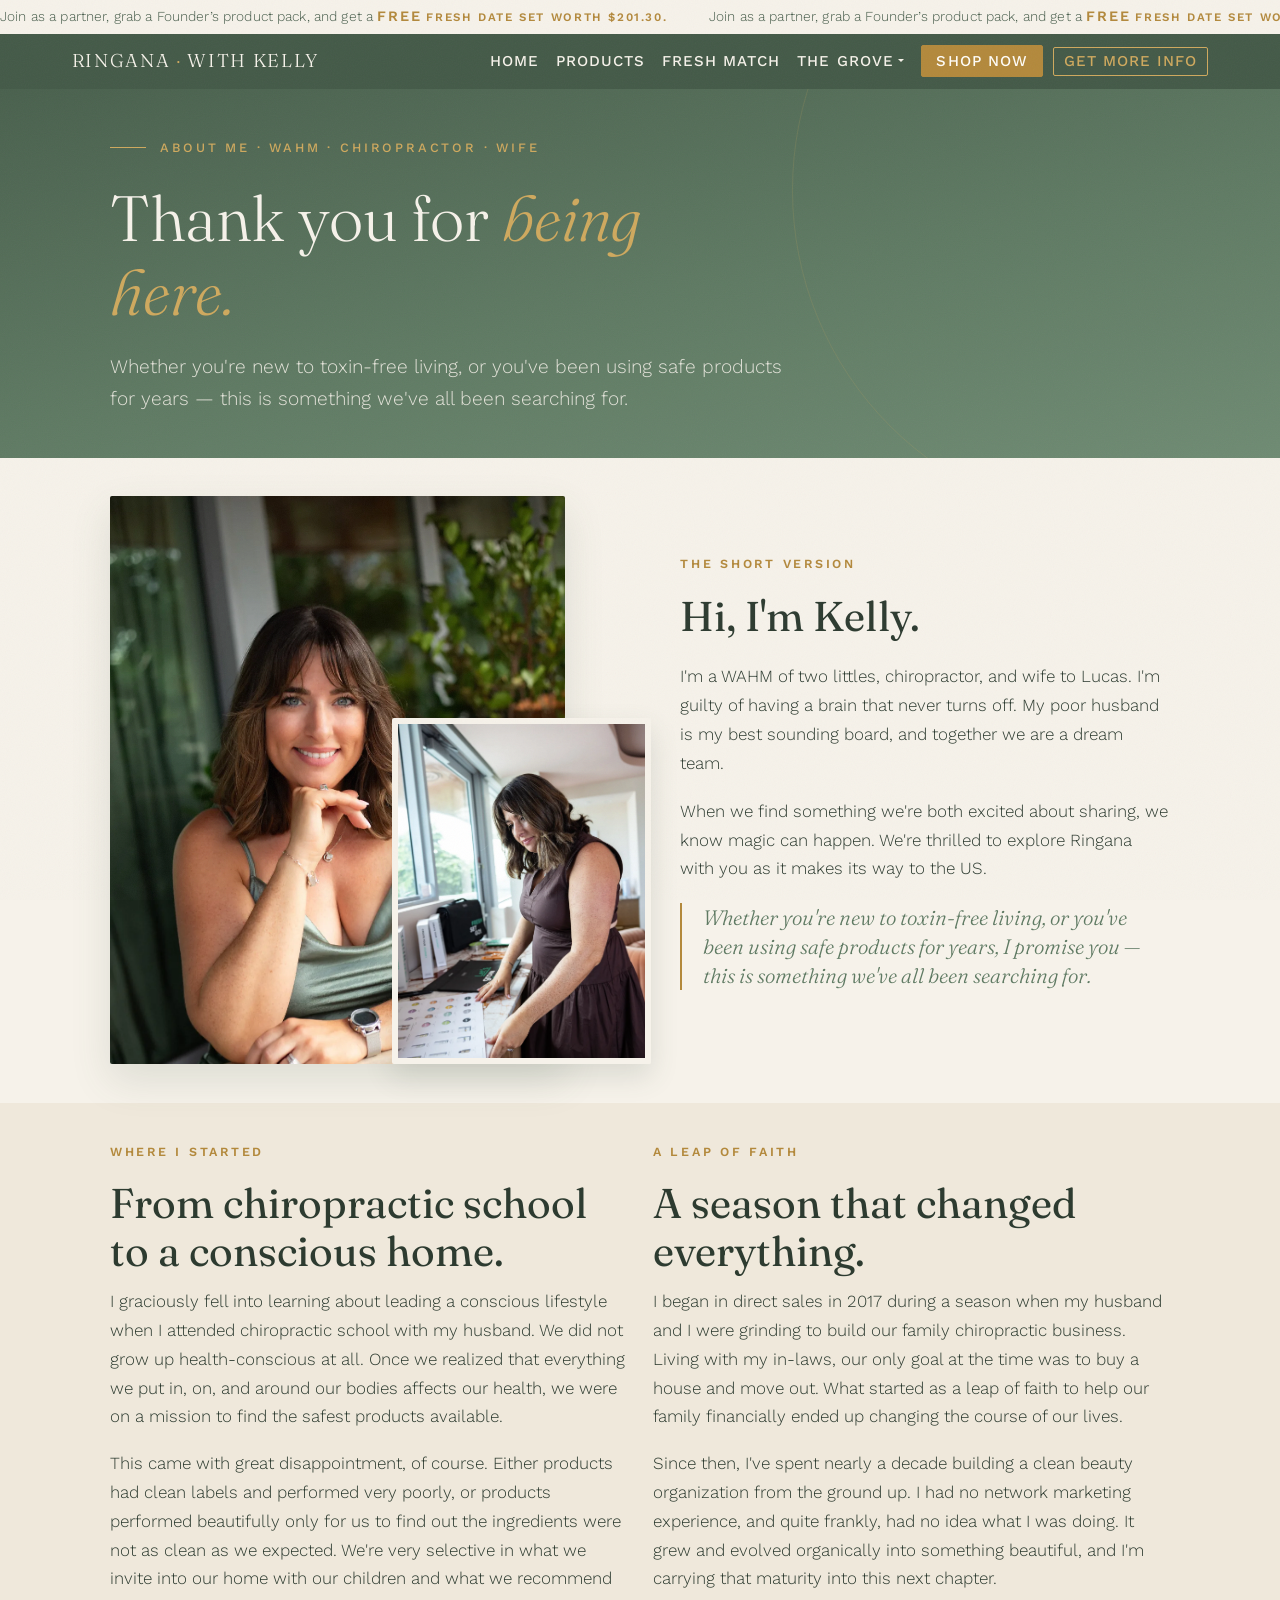
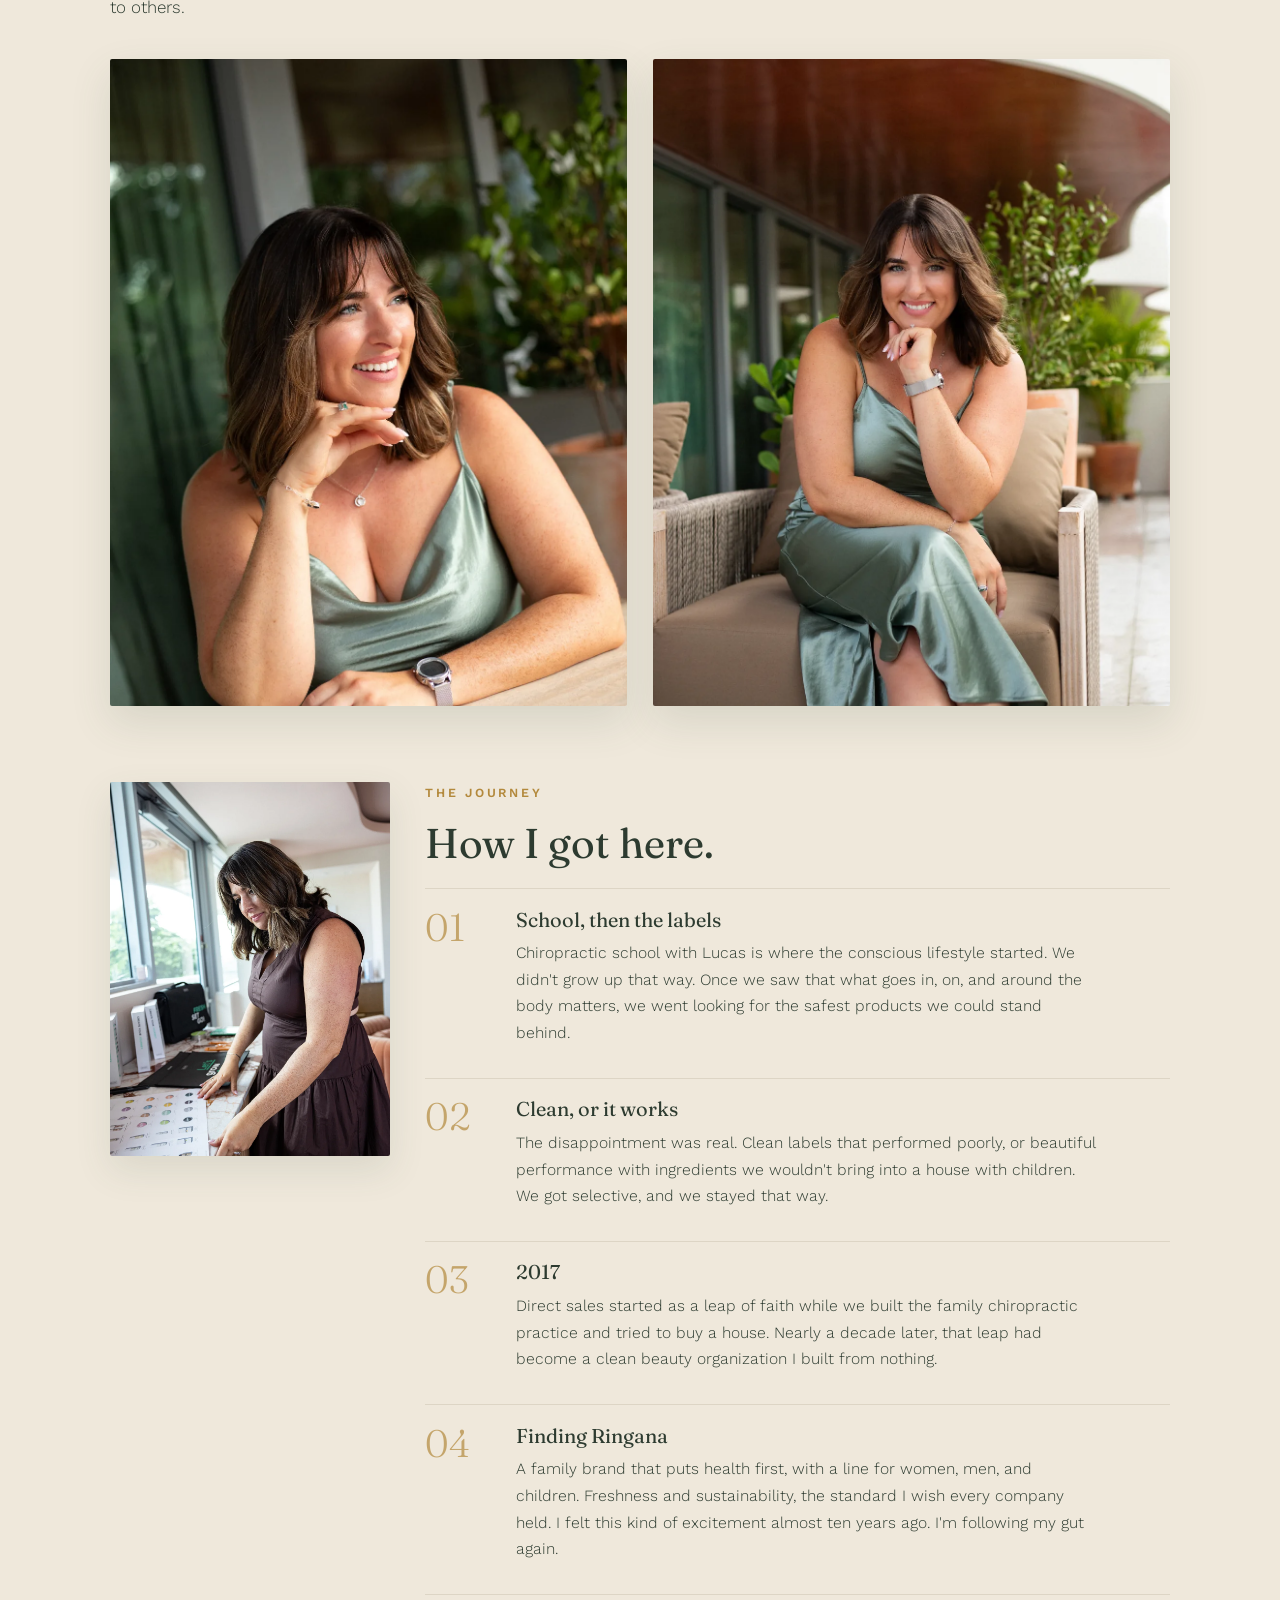
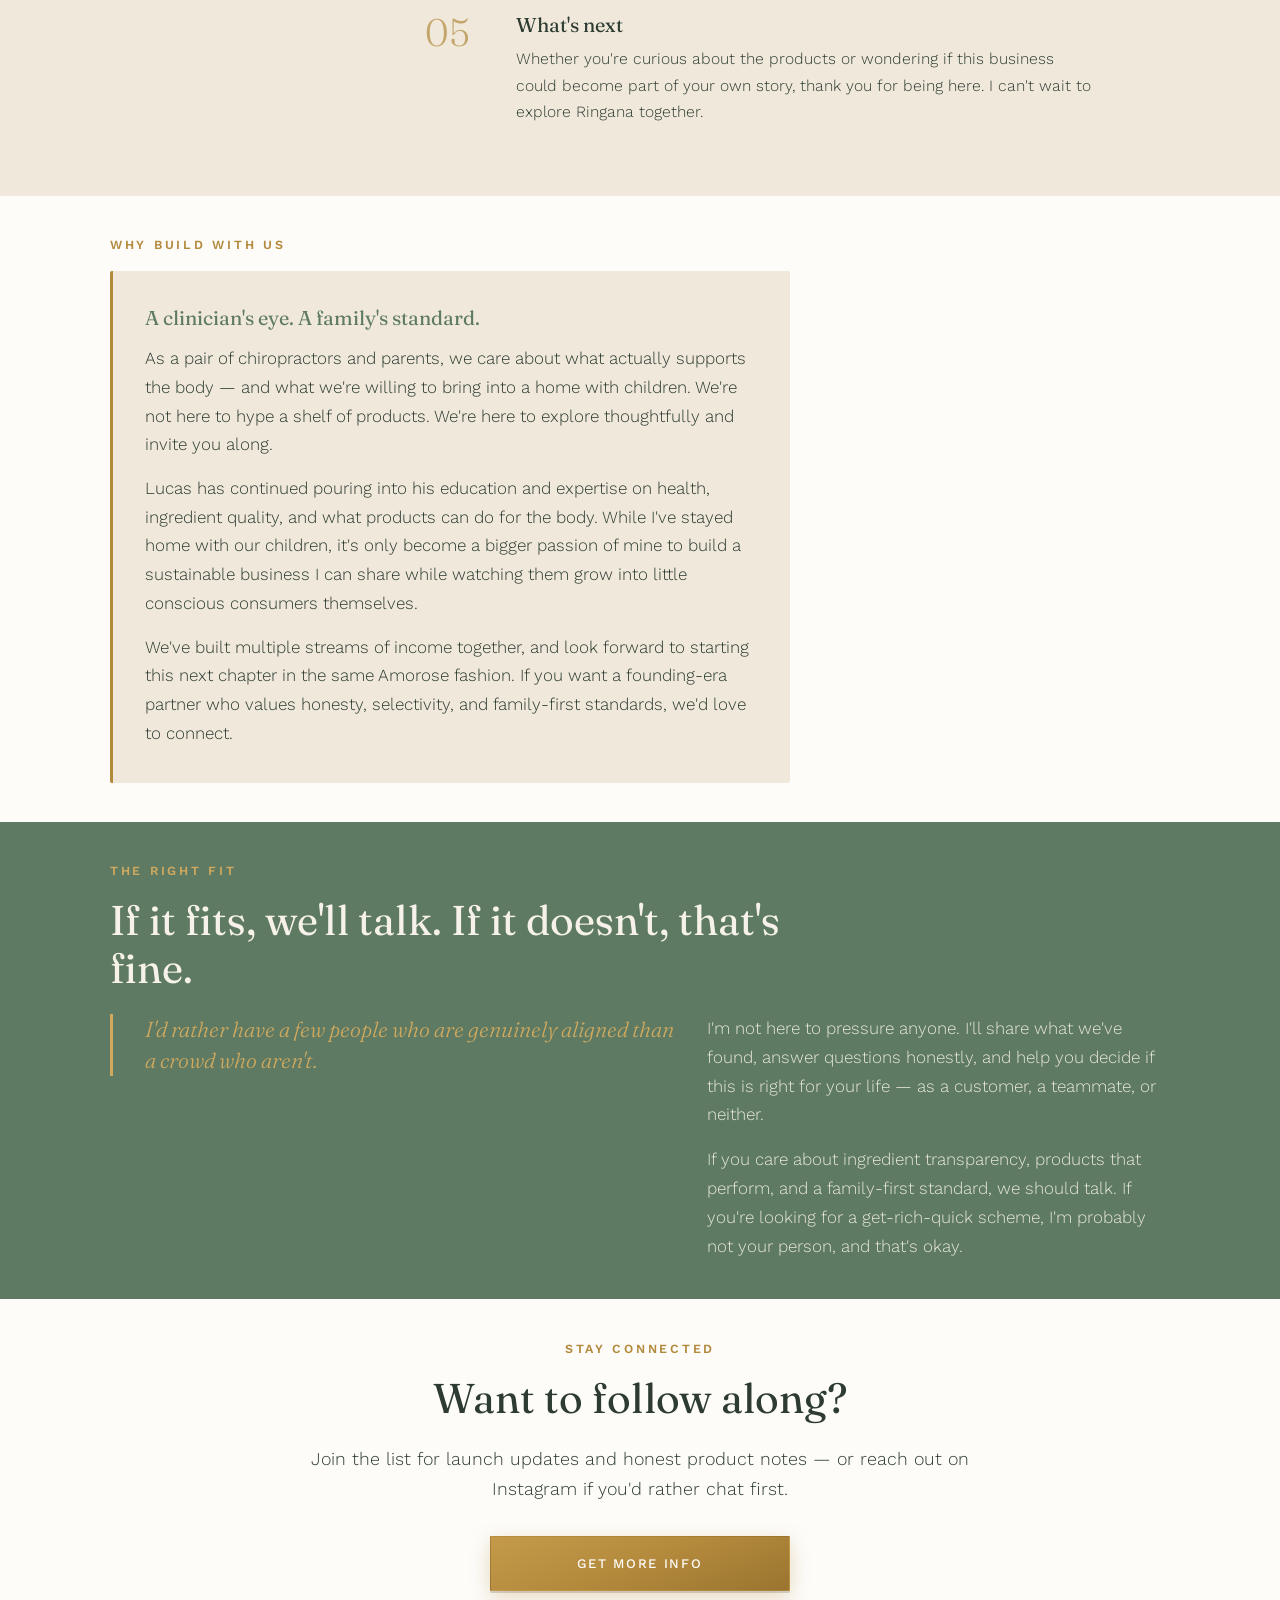
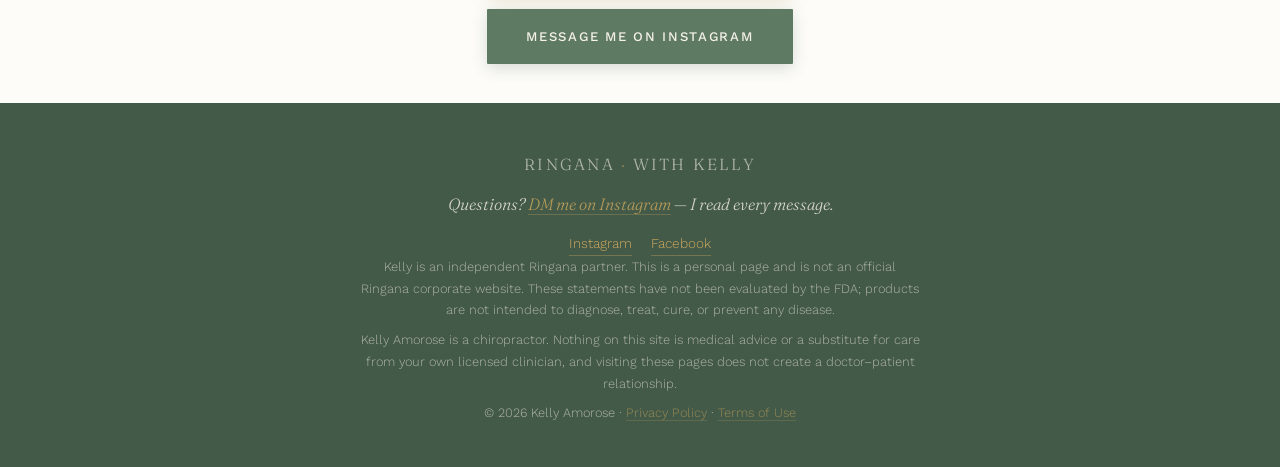
<file: about.html>
<!DOCTYPE html>
<html lang="en">
<head>
<!-- CLIENT:START head -->
<meta charset="UTF-8">
<meta name="viewport" content="width=device-width, initial-scale=1.0">
<script>!function(){var u=navigator.userAgent||"";if(/Instagram|FBAN|FBAV|FB_IAB|FBOS|Facebook|Line\/|TikTok/i.test(u))document.documentElement.classList.add("is-inapp");if(/iPhone|iPad|iPod/i.test(u)||(navigator.platform==="MacIntel"&&navigator.maxTouchPoints>1))document.documentElement.classList.add("is-ios")}();</script>
<title>Kelly Amorose | Ringana Partner in the US</title>
<meta name="description" content="Kelly Amorose is an independent Ringana partner in the US, behind Kelly Amorose and Kelly Amorose.">
<link rel="canonical" href="https://thefreshgrove.team/ringana-with-kelly/about.html">
<meta property="og:type" content="website">
<meta property="og:site_name" content="Ringana with Kelly">
<meta property="og:title" content="Kelly Amorose | Ringana Partner in the US">
<meta property="og:description" content="Kelly Amorose is an independent Ringana partner in the US, behind Kelly Amorose and Kelly Amorose.">
<meta property="og:url" content="https://thefreshgrove.team/ringana-with-kelly/about.html">
<meta property="og:image" content="https://thefreshgrove.team/ringana-with-kelly/og-image.jpg?v=20260824">
<meta property="og:image:secure_url" content="https://thefreshgrove.team/ringana-with-kelly/og-image.jpg?v=20260824">
<meta property="og:image:type" content="image/jpeg">
<meta property="og:image:width" content="1200">
<meta property="og:image:height" content="630">
<meta property="og:image:alt" content="Kelly Amorose — clean beauty educator and Ringana partner">
<meta property="og:locale" content="en_US">
<meta name="twitter:card" content="summary_large_image">
<meta name="twitter:title" content="Kelly Amorose | Ringana Partner in the US">
<meta name="twitter:description" content="Kelly Amorose is an independent Ringana partner in the US, behind Kelly Amorose and Kelly Amorose.">
<meta name="twitter:image" content="https://thefreshgrove.team/ringana-with-kelly/og-image.jpg?v=20260824">
<meta name="twitter:image:alt" content="Kelly Amorose — clean beauty educator and Ringana partner">
<link rel="preload" as="image" href="kelly-smile.webp" type="image/webp">
<meta name="theme-color" content="#445a48">
<link rel="icon" href="favicon.svg" type="image/svg+xml">
<link rel="preconnect" href="https://fonts.googleapis.com">
<link rel="preconnect" href="https://fonts.gstatic.com" crossorigin>
<link href="https://fonts.googleapis.com/css?family=Caveat:400,500,600|Fraunces:300,400,500,600|Work+Sans:300,400,500,600&display=swap" rel="stylesheet">
<script type="application/ld+json">
{
  "@context": "https://schema.org",
  "@graph": [
    {
      "@type": "WebSite",
      "@id": "https://thefreshgrove.team/ringana-with-kelly/#website",
      "url": "https://thefreshgrove.team/ringana-with-kelly/",
      "name": "Ringana with Kelly",
      "publisher": {"@id": "https://thefreshgrove.team/ringana-with-kelly/#person"}
    },
    {
      "@type": "Person",
      "@id": "https://thefreshgrove.team/ringana-with-kelly/#person",
      "name": "Kelly Amorose",
      "alternateName": ["Kelly", "Kelly Amorose"],
      "url": "https://thefreshgrove.team/ringana-with-kelly/about.html",
      "image": "https://thefreshgrove.team/ringana-with-kelly/kelly-smile.webp",
      "jobTitle": "Independent Ringana Partner",
      "description": "Clean beauty educator behind Kelly Amorose and Kelly Amorose. Seven years helping people swap toxic products; now building Ringana's American founding team.",
      "sameAs": [
        "https://www.instagram.com/dr_kelly_amorose",
        "https://www.facebook.com/share/1JWpixRpPW/?mibextid=wwXIfr",
        "https://www.facebook.com/share/1JWpixRpPW/?mibextid=wwXIfr"
      ]
    },
    {
      "@type": "AboutPage",
      "@id": "https://thefreshgrove.team/ringana-with-kelly/about.html#webpage",
      "url": "https://thefreshgrove.team/ringana-with-kelly/about.html",
      "name": "Kelly Amorose | Ringana Partner in the US",
      "description": "Kelly Amorose's journey from seven years in clean beauty to Ringana's U.S. founding chapter.",
      "isPartOf": {"@id": "https://thefreshgrove.team/ringana-with-kelly/#website"},
      "mainEntity": {"@id": "https://thefreshgrove.team/ringana-with-kelly/#person"}
    }
  ]
}
</script>
<!-- CLIENT:END head -->
<style>
/* CLIENT:START theme */
:root{
  --pine:#5f7a63;
  --pine-deep:#445a48;
  --linen:#f6f2ea;
  --linen-warm:#efe8db;
  --brass:#b3893c;
  --brass-light:#cfa95e;
  --sage:#8ea38f;
  --sage-light:#c9d6ca;
  --ink:#2d3b30;
  --white:#fdfcf9;
  --header-expanded:7.5rem;
  --header-offset:7.5rem;
}
/* CLIENT:END theme */
/* CORE:START css */
*{margin:0;padding:0;box-sizing:border-box;}
html{scroll-behavior:smooth;}
body{font-family:'Work Sans',sans-serif;font-weight:300;color:var(--ink);background:var(--linen);line-height:1.7;font-size:17px;-webkit-font-smoothing:antialiased;}
body::before{
  content:'';
  position:fixed;inset:0;
  pointer-events:none;z-index:9998;opacity:.04;
  background-image:url("data:image/svg+xml,%3Csvg viewBox='0 0 200 200' xmlns='http://www.w3.org/2000/svg'%3E%3Cfilter id='n'%3E%3CfeTurbulence type='fractalNoise' baseFrequency='0.85' numOctaves='4' stitchTiles='stitch'/%3E%3C/filter%3E%3Crect width='100%25' height='100%25' filter='url(%23n)'/%3E%3C/svg%3E");
  background-size:180px 180px;
}
body.nav-open{overflow:hidden;}
h1,h2,h3,.serif{font-family:'Fraunces',serif;font-weight:400;line-height:1.15;}
a{color:inherit;}
a:focus-visible,button:focus-visible{outline:2px solid var(--brass-light);outline-offset:3px;}

.site-header{
  position:fixed;top:0;left:0;right:0;z-index:100;
  background:rgba(68,90,72,0.95);
  padding:1.35rem 2rem 1rem;
  transition:padding .35s ease,background .35s ease,box-shadow .35s ease;
}
.site-header.is-scrolled{
  padding:.8rem 2rem;
  background:rgba(68,90,72,.98);
  box-shadow:0 4px 24px rgba(68,90,72,.22);
}
.site-header-inner{
  max-width:1060px;margin:0 auto;
  display:flex;flex-direction:column;align-items:center;gap:.9rem;
  transition:gap .35s ease;
}
.site-header.is-scrolled .site-header-inner{
  flex-direction:row;justify-content:space-between;align-items:center;gap:1.25rem;
}
.site-brand{
  font-family:'Fraunces',serif;
  color:var(--linen);
  font-size:clamp(1.15rem,3vw,1.6rem);
  letter-spacing:.2em;
  text-transform:uppercase;
  text-decoration:none;
  white-space:nowrap;
  line-height:1.2;
  transition:font-size .35s ease,letter-spacing .35s ease;
}
.site-brand span{color:var(--brass-light);}
.site-header.is-scrolled .site-brand{
  font-size:clamp(.82rem,2.2vw,1rem);
  letter-spacing:.14em;
}
.site-nav{
  display:flex;flex-wrap:wrap;align-items:center;justify-content:center;
  gap:1.2rem 2rem;
  transition:gap .35s ease;
}
.site-header.is-scrolled .site-nav{justify-content:flex-end;align-items:center;gap:.85rem 1.15rem;flex-wrap:nowrap;}
.site-nav .nav-about{margin-left:0;transition:margin-left .35s ease;}
.site-header.is-scrolled .site-nav .nav-about{margin-left:.85rem;}
.site-nav a{color:var(--linen);text-decoration:none;font-size:.82rem;letter-spacing:.08em;text-transform:uppercase;font-weight:400;opacity:.85;transition:opacity .2s,color .2s;}
.site-nav a:hover{opacity:1;color:var(--brass-light);}
.site-nav a.active{opacity:1;color:var(--brass-light);}
.nav-cta{border:1px solid var(--brass-light);padding:.45rem 1.15rem;border-radius:2px;color:var(--brass-light) !important;opacity:1 !important;font-size:.78rem;letter-spacing:.08em;text-transform:uppercase;white-space:nowrap;transition:background .2s,color .2s,opacity .35s ease,max-width .35s ease,padding .35s ease,margin .35s ease,border-color .35s ease,visibility 0s;}
.nav-cta:hover{background:var(--brass-light);color:var(--pine) !important;}
.nav-cta-scroll{max-width:0;width:0;padding-left:0;padding-right:0;margin-left:0;border-color:transparent;border-width:0;opacity:0;visibility:hidden;overflow:hidden;pointer-events:none;position:absolute;}
.site-header.is-scrolled .nav-cta-scroll{max-width:11rem;width:auto;padding:.45rem 1.15rem;margin-left:1rem;border-color:var(--brass-light);border-width:1px;opacity:1;visibility:visible;pointer-events:auto;position:static;}

.page-hero{background:linear-gradient(168deg,var(--pine-deep) 0%,var(--pine) 60%,#6f8b73 100%);color:var(--linen);padding:calc(var(--header-expanded) + 3rem) 2rem 5rem;position:relative;overflow:clip;}
.page-hero::after{content:'';position:absolute;right:-14vw;top:-16vh;width:52vw;height:52vw;max-width:700px;max-height:700px;border:1px solid rgba(207,169,94,.16);border-radius:50%;pointer-events:none;}
.page-hero-inner{max-width:1060px;margin:0 auto;position:relative;z-index:2;}
.hero-eyebrow{font-size:.8rem;letter-spacing:.22em;text-transform:uppercase;color:var(--brass-light);font-weight:500;margin-bottom:1.4rem;display:flex;align-items:center;gap:.9rem;}
.hero-eyebrow::before{content:'';width:36px;height:1px;background:var(--brass-light);}
.page-hero h1{font-size:clamp(2.4rem,5.4vw,4rem);font-weight:300;margin-bottom:1.4rem;max-width:16ch;}
.page-hero h1 em{font-style:italic;color:var(--brass-light);}
.page-hero p{font-size:clamp(1.02rem,1.5vw,1.2rem);max-width:56ch;opacity:.88;}

section{padding:5.5rem 2rem;}
.container{max-width:1060px;margin:0 auto;}
.eyebrow{font-size:.78rem;letter-spacing:.22em;text-transform:uppercase;color:var(--brass);font-weight:600;margin-bottom:1rem;}
.section-title{font-size:clamp(1.8rem,3.6vw,2.6rem);font-weight:400;margin-bottom:1.3rem;max-width:24ch;}
.lede{font-size:1.12rem;max-width:62ch;margin-bottom:1.6rem;}

.btn{display:inline-block;padding:.95rem 2.4rem;font-family:'Work Sans',sans-serif;font-size:.82rem;font-weight:500;letter-spacing:.13em;text-transform:uppercase;text-decoration:none;border-radius:1px;transition:transform .22s ease,box-shadow .22s ease,background .22s ease;border:1px solid transparent;cursor:pointer;}
.btn-brass{background:linear-gradient(160deg,#c49a4a 0%,var(--brass) 50%,#9a7530 100%);color:var(--white);box-shadow:0 2px 0 rgba(0,0,0,.14),0 6px 20px rgba(179,137,60,.3);}
.btn-brass:hover{background:linear-gradient(160deg,#d4ad5e 0%,var(--brass-light) 55%,var(--brass) 100%);transform:translateY(-2px);box-shadow:0 3px 0 rgba(0,0,0,.1),0 10px 28px rgba(179,137,60,.38);}
.btn-pine{background:var(--pine);color:var(--linen);box-shadow:0 4px 16px rgba(68,90,72,.2);}
.btn-pine:hover{background:var(--pine-deep);transform:translateY(-2px);}
.btn-row{display:flex;flex-direction:column;align-items:center;gap:1.15rem;margin-top:2rem;}
.btn-row .btn{min-width:min(100%,300px);text-align:center;}

/* Story layout */
.story-intro{display:grid;grid-template-columns:minmax(220px,280px) 1fr;gap:2.8rem;align-items:start;}
.about-photo-wrap{position:relative;max-width:280px;margin-top:.25rem;}
.about-photo{position:relative;aspect-ratio:4/5;max-height:340px;border-radius:2px;overflow:hidden;background:var(--linen-warm);box-shadow:0 8px 24px rgba(68,90,72,.08);}
.about-photo img{width:100%;height:100%;object-fit:cover;object-position:50% 28%;display:block;}
.story-intro p{margin-bottom:1.2rem;max-width:54ch;}
.pull{font-family:'Fraunces',serif;font-style:italic;font-size:1.3rem;color:var(--pine);border-left:2px solid var(--brass);padding-left:1.3rem;margin:2rem 0;line-height:1.4;max-width:48ch;}

/* Chapters */
.chapters{background:var(--linen-warm);}
.chapter{display:grid;grid-template-columns:120px 1fr;gap:2rem;padding:2.4rem 0;border-top:1px solid #ddd5c5;align-items:start;}
.chapter:first-child{border-top:none;padding-top:0;}
.chapter-num{font-family:'Fraunces',serif;font-size:2.4rem;color:var(--brass);line-height:1;opacity:.7;}
.chapter h3{font-size:1.25rem;margin-bottom:.6rem;}
.chapter p{font-size:.98rem;max-width:58ch;margin-bottom:.8rem;}

/* Origin + health journey */
.origin p{margin-bottom:1.1rem;max-width:62ch;}

/* Right fit */
.right-fit{background:var(--pine);color:var(--linen);}
.right-fit .eyebrow{color:var(--brass-light);}
.right-fit .section-title{color:var(--linen);max-width:28ch;}
.right-fit .lede{opacity:.9;}
.fit-grid{display:grid;grid-template-columns:1.1fr .9fr;gap:3rem;margin-top:2.5rem;align-items:start;}
.fit-callout{
  border-left:3px solid var(--brass-light);
  padding:0 0 0 2rem;
  font-family:'Fraunces',serif;
  font-style:italic;
  font-size:1.35rem;
  line-height:1.45;
  color:var(--brass-light);
}
.fit-list p{margin-bottom:1rem;opacity:.9;max-width:52ch;}
.fit-list p:last-child{margin-bottom:0;}

/* Why build */
.why-build{background:var(--white);}
.why-partner{
  margin-top:2rem;
  padding:2.2rem 2rem;
  background:var(--linen-warm);
  border-left:3px solid var(--brass);
  border-radius:2px;
  max-width:68ch;
}
.why-partner h3{font-size:1.25rem;margin-bottom:.9rem;color:var(--pine);}
.why-partner p{margin-bottom:.9rem;max-width:62ch;}
.why-partner p:last-child{margin-bottom:0;}

/* CTA */
.cta-band{background:var(--white);text-align:center;}
.cta-band .section-title{margin-left:auto;margin-right:auto;}
.cta-band .lede{margin-left:auto;margin-right:auto;}

/* Letter modal */
.connect-modal{position:fixed;inset:0;z-index:200;display:flex;align-items:center;justify-content:center;padding:1.4rem;opacity:0;visibility:hidden;pointer-events:none;transition:opacity .25s ease,visibility .25s ease;}
.connect-modal.open{opacity:1;visibility:visible;pointer-events:auto;}
.connect-modal-backdrop{position:absolute;inset:0;background:rgba(20,37,25,.65);}
.connect-modal-panel.letter-panel{position:relative;z-index:2;width:min(100%,560px);max-height:min(92dvh,820px);overflow:auto;background:transparent;border:none;box-shadow:none;padding:0;}
.connect-modal-close{position:absolute;top:.6rem;right:.8rem;z-index:3;background:rgba(255,255,255,.7);border:1px solid #e3d9c8;border-radius:50%;font-size:1.5rem;line-height:1;color:var(--pine);cursor:pointer;width:2.2rem;height:2.2rem;display:flex;align-items:center;justify-content:center;}
.letter-paper{background:linear-gradient(175deg,#fffcf7 0%,#f8f3ea 100%);border:1px solid #e3d9c8;border-radius:2px;padding:2.8rem 2.6rem 2.4rem;box-shadow:0 24px 60px rgba(68,90,72,.24),inset 0 1px 0 rgba(255,255,255,.85);position:relative;}
.letter-paper::before{content:'';position:absolute;inset:0;background-image:url("data:image/svg+xml,%3Csvg viewBox='0 0 200 200' xmlns='http://www.w3.org/2000/svg'%3E%3Cfilter id='n'%3E%3CfeTurbulence type='fractalNoise' baseFrequency='0.9' numOctaves='4' stitchTiles='stitch'/%3E%3C/filter%3E%3Crect width='100%25' height='100%25' filter='url(%23n)'/%3E%3C/svg%3E");opacity:.05;pointer-events:none;border-radius:2px;}
.letter-head,.letter-body-copy,.letter-form,.letter-interest,.letter-sign,.modal-fine{position:relative;z-index:1;}
.letter-signup{display:flex;flex-direction:column;gap:0;}
.letter-interest{width:100%;margin:0 0 .75rem;}
.letter-interest-label{
  font-family:'Work Sans',sans-serif;
  font-size:.72rem;
  font-weight:600;
  letter-spacing:.07em;
  text-transform:uppercase;
  color:var(--pine);
  margin:0 0 .45rem;
}
.letter-interest-row{display:flex;flex-wrap:nowrap;gap:.32rem;width:100%;}
.letter-interest-chip{
  flex:1 1 0;
  min-width:0;
  font-family:'Work Sans',sans-serif;
  font-size:.68rem;
  font-weight:600;
  line-height:1.25;
  text-align:center;
  color:var(--ink);
  background:#fff;
  border:1.5px solid rgba(95,122,99,.28);
  border-radius:999px;
  padding:.5rem .15rem;
  cursor:pointer;
  transition:background .15s,border-color .15s,color .15s,box-shadow .15s;
}
.letter-interest-chip:hover{border-color:var(--brass);}
.letter-interest-chip.on{
  background:var(--pine);
  border-color:var(--pine);
  color:#fff;
  box-shadow:0 2px 10px rgba(68,90,72,.22);
}
.letter-interest-error{
  font-family:'Work Sans',sans-serif;
  font-size:.82rem;
  color:#9b3b3b;
  margin:.4rem 0 0;
}
.letter-name{width:100%;margin:0 0 .75rem;}
.letter-name-input{
  width:100%;
  box-sizing:border-box;
  font-family:'Work Sans',sans-serif;
  background:#fffcf7;
  border:1px solid rgba(28,50,39,.18);
  color:var(--ink);
  padding:.85rem 1rem;
  font-size:.95rem;
  border-radius:1px;
}
.letter-name-input:focus{
  outline:2px solid var(--brass);
  outline-offset:1px;
  border-color:var(--brass);
}

.letter-salutation{font-family:'Caveat',cursive;font-size:2.4rem;font-weight:500;margin-bottom:.6rem;color:var(--pine);line-height:1.1;transform:rotate(-.8deg);transform-origin:left center;}
.letter-body-copy p{font-family:'Caveat',cursive;font-size:1.45rem;line-height:1.55;margin-bottom:1.2rem;max-width:48ch;color:var(--ink);}

/* fs-submit-visible */
.connect-modal-panel.letter-panel{
  -webkit-overflow-scrolling:touch;
  scroll-padding-bottom:6rem;
}
#fd-form-modal [class*="__content"],
#fd-form-modal [class*="__fields"],
#fd-form-modal [class*="__footer"]{
  display:flex !important;
  flex-direction:column !important;
  width:100% !important;
  max-width:100% !important;
}
#fd-form-modal [class*="__footer"],
#fd-form-modal [class*="__button"],
#fd-form-modal button.fd-btn,
#kit-form-modal .formkit-submit,
#kit-form-modal [data-element="submit"]{
  display:block !important;
  visibility:visible !important;
  opacity:1 !important;
  width:100% !important;
  max-width:100% !important;
  box-sizing:border-box !important;
  margin-top:.65rem !important;
}
@media (max-width:720px){
  .connect-modal{padding:.7rem .7rem max(.7rem, env(safe-area-inset-bottom));align-items:flex-start;}
  .connect-modal-panel.letter-panel{max-height:96dvh;}
  .letter-paper{padding:1.5rem 1.15rem 1.25rem;}
  .letter-salutation{font-size:2rem;margin-bottom:.35rem;}
  .letter-body-copy p{font-size:1.2rem;margin-bottom:.7rem;}
}
@media (max-height:740px){
  .letter-body-copy p{margin-bottom:.45rem;}
  .letter-sign{margin-top:.8rem;}
}
#fd-form-modal,#fd-form-modal > *{margin:0 !important;}
#fd-form-modal .ff-kit-removed__form{padding:0 !important;margin:0 !important;}
#fd-form-modal input,#fd-form-modal textarea,#fd-form-modal select,#fd-form-modal button{font-family:'Work Sans',sans-serif !important;border-radius:1px !important;}
#fd-form-modal input:focus,#fd-form-modal textarea:focus,#fd-form-modal select:focus{outline:2px solid var(--brass) !important;outline-offset:1px !important;}
#fd-form-modal .ff-kit-removed__success,
#fd-form-modal .ff-kit-removed__success-message{
  display:none !important;
  visibility:hidden !important;
  height:0 !important;
  overflow:hidden !important;
  padding:0 !important;
  margin:0 !important;
}
#fd-form-modal.is-submitted .ff-kit-removed__form{display:none !important;}
.optin-success{
  display:none;
  text-align:center;
  padding:2rem 1.5rem 1.5rem;
  margin-top:.35rem;
  border:1px solid rgba(179,137,60,.42);
  border-radius:2px;
  background:linear-gradient(175deg,#fffdf8 0%,#f3ebdc 100%);
  box-shadow:0 10px 32px rgba(179,137,60,.22),inset 0 1px 0 rgba(255,255,255,.9);
}
.optin-success.is-visible{display:block;}
.optin-success-mark{
  width:3.5rem;height:3.5rem;
  margin:0 auto 1.1rem;
  border-radius:50%;
  background:linear-gradient(160deg,#c49a4a 0%,var(--brass) 50%,#9a7530 100%);
  color:var(--white,#fff);
  font-size:1.65rem;
  line-height:3.5rem;
  font-weight:600;
  box-shadow:0 4px 16px rgba(179,137,60,.35);
}
.optin-success-eyebrow{
  font-size:.78rem;
  letter-spacing:.22em;
  text-transform:uppercase;
  color:var(--brass);
  margin-bottom:.55rem;
  font-weight:500;
}
.optin-success-title{
  font-family:'Fraunces',serif;
  font-size:2rem;
  color:var(--pine);
  margin-bottom:.75rem;
  line-height:1.2;
}
.optin-success-copy{
  font-family:'Work Sans',sans-serif;
  font-size:1.08rem;
  line-height:1.65;
  color:rgba(34,48,31,.85);
  max-width:38ch;
  margin:0 auto;
}
.letter-paper.is-submitted .letter-body-copy,
.letter-paper.is-submitted .letter-interest,
.letter-paper.is-submitted .letter-name,
.letter-paper.is-submitted .letter-social,
.letter-paper.is-submitted .letter-sign,
.letter-paper.is-submitted .modal-fine{display:none;}
.letter-sign{font-family:'Caveat',cursive;margin-top:1.4rem;color:var(--pine);font-size:1.75rem;font-weight:500;transform:rotate(-1.2deg);transform-origin:left center;}
.modal-fine{font-size:.75rem;opacity:.55;margin-top:1.2rem;text-align:left;}

.foot-ig{
  background:var(--pine-deep);
  width:100%;
  margin:.55rem 0 1.2rem;
  padding:1.05rem 1.4rem 1.6rem;
}
footer .foot-ig-label{
  font-family:'Fraunces',serif;
  font-style:italic;
  font-weight:400;
  font-size:.98rem;
  letter-spacing:.02em;
  color:var(--linen);
  opacity:.82;
  max-width:none;
  margin:0 auto .95rem;
}
.foot-ig-grid{
  max-width:780px;
  margin:0 auto;
}
.foot-ig-grid behold-widget{display:block;width:100%;}
footer{background:var(--pine-deep);color:var(--linen);padding:3rem 0 2.2rem;text-align:center;}
.foot-brand{font-family:'Fraunces',serif;letter-spacing:.14em;text-transform:uppercase;font-size:1rem;margin-bottom:.8rem;padding:0 2rem;}
.foot-brand span{color:var(--brass-light);}
.foot-cta{
  font-family:'Fraunces',serif;
  font-style:italic;
  font-size:1.02rem;
  opacity:.82;
  margin-bottom:.45rem;
  max-width:48ch;
  margin-left:auto;
  margin-right:auto;
  padding:0 2rem;
}
.foot-cta a{color:var(--brass-light);text-decoration:none;border-bottom:1px solid rgba(207,169,94,.35);}
.foot-cta a:hover{opacity:1;border-bottom-color:var(--brass-light);}
footer p{font-size:.8rem;opacity:.6;max-width:70ch;margin:0 auto .5rem;padding:0 2rem;}


.reveal{opacity:0;transform:translateY(22px);transition:opacity .7s ease,transform .7s ease;}
.reveal.visible{opacity:1;transform:none;}
@media (prefers-reduced-motion:reduce){html{scroll-behavior:auto;}.reveal{opacity:1;transform:none;transition:none;}}

@media (max-width:880px){
  .site-header{padding:1rem .9rem .9rem;}
  .site-header.is-scrolled{padding:.85rem .9rem;}
  .site-header.is-scrolled .site-header-inner{
    flex-direction:column;
    align-items:center;
    gap:.65rem;
  }
  .site-brand{font-size:1.02rem;letter-spacing:.12em;text-align:center;width:100%;padding-right:0;}
  .site-header.is-scrolled .site-brand{font-size:.92rem;letter-spacing:.1em;width:100%;}
  .site-nav{gap:0 .95rem;justify-content:center;width:auto;max-width:100%;margin:0 auto;flex-wrap:nowrap;}
  .site-header.is-scrolled .site-nav{justify-content:center;align-items:center;gap:0 .72rem;width:auto;max-width:100%;margin:0 auto;flex-wrap:nowrap;}
  .site-header.is-scrolled .site-nav a:not(.nav-cta){padding:.5rem 0;}
  .site-nav a{
    font-size:.74rem;
    letter-spacing:.055em;
    padding:.5rem 0;
    opacity:.95;
  }
  .site-header.is-scrolled .site-nav .nav-about{margin-left:0;}
  .nav-cta{padding:.6rem 1.05rem;font-size:.68rem;letter-spacing:.07em;}
  .site-header.is-scrolled .nav-cta-scroll{
    max-width:9.6rem;
    padding:.42rem .65rem;
    margin-left:.4rem;
    margin-top:0;
    font-size:.6rem;
    flex:0 0 auto;
    display:inline-flex;
    align-items:center;
    justify-content:center;
  }
  .story-intro,.fit-grid{grid-template-columns:1fr;gap:2.4rem;}
  .about-photo-wrap{max-width:240px;margin:0 auto;}
  .chapter{grid-template-columns:72px 1fr;gap:1.2rem;}
}
@media (max-width:640px){
  section{padding:4rem 1.4rem;}
  .page-hero{padding:calc(var(--header-expanded) + 2rem) 1.4rem 3.6rem;}
  .site-header{padding:.95rem .85rem .85rem;}
  .site-nav a{font-size:.72rem;padding:.5rem 0;}
  .site-header.is-scrolled .site-nav a:not(.nav-cta){padding:.45rem 0;font-size:.66rem;}
  .site-header.is-scrolled .nav-cta-scroll{padding:.4rem .55rem;font-size:.56rem;margin-left:.28rem;}
}
footer .foot-copy a,footer .foot-legal a{color:var(--brass-light);text-decoration:none;border-bottom:1px solid rgba(207,169,94,.35);}
footer .foot-copy a:hover,footer .foot-legal a:hover{border-bottom-color:var(--brass-light);}
footer .foot-legal{max-width:78ch;}
.letter-join-consent{display:flex;align-items:flex-start;gap:.55rem;margin:.15rem 0 0;font-size:.78rem;line-height:1.45;opacity:.78;text-align:left;font-family:'Work Sans',system-ui,sans-serif;}
.letter-join-consent input{margin-top:.2rem;flex:0 0 auto;}
.letter-join-consent a{color:var(--brass);text-decoration:underline;}
/* Instagram / Facebook in-app: variable fonts drop word spaces and clip display type. */
html.is-inapp{word-spacing:.28em;}
html.is-inapp .site-brand{letter-spacing:.12em;word-spacing:.45em;}
html.is-inapp .site-nav a,html.is-inapp .btn,html.is-inapp .nav-cta,html.is-inapp .standard-item .label,html.is-inapp .eyebrow,html.is-inapp .hero-eyebrow{letter-spacing:.06em;word-spacing:.4em;}
html.is-inapp .hero h1,html.is-inapp .page-hero h1,html.is-inapp h1{padding-top:.14em;line-height:1.2;overflow:visible;}
html.is-inapp .site-nav{flex-wrap:nowrap;}
/* CORE:END css */
</style>
<link rel="stylesheet" href="site-extra.css?v=37">
<script src="grove-nav.js?v=2" defer></script>

<style>
.about-collage{position:relative;}
.about-collage .shot-family,
.about-collage .shot-portrait,
.life-photo{border-radius:2px;overflow:hidden;box-shadow:0 16px 40px rgba(68,90,72,.14);}
.about-collage .shot-family img,
.about-collage .shot-portrait img,
.life-photo img{width:100%;height:100%;object-fit:cover;display:block;}
.about-collage .shot-family img{object-position:50% 22%;}
.about-collage .shot-portrait{
  position:absolute;right:0;bottom:0;aspect-ratio:3/4;
  border:6px solid var(--linen);box-shadow:0 12px 28px rgba(68,90,72,.16);
}
.about-collage .shot-portrait img{object-position:50% 18%;}
.life-photo img{object-position:50% 18%;}
.about-page section{padding-top:2.4rem;padding-bottom:2.4rem;}
.about-page .page-hero{padding-bottom:2.6rem;}
.about-page .story-intro{grid-template-columns:1.05fr .95fr;gap:1.2rem 1.8rem;align-items:center;}
.about-page .about-collage{min-height:0;max-width:none;}
.about-page .shot-family{width:84%;aspect-ratio:4/5;}
.about-page .about-collage .shot-portrait{width:48%;}
.about-page .life-board{display:grid;grid-template-columns:1fr 1fr;gap:1.2rem 1.6rem;align-items:start;}
.about-page .life-board .life-photo{aspect-ratio:4/5;max-height:none;margin:0;}
.about-page .life-board .section-title{margin-bottom:.7rem;}
.about-page .chapter{padding:1.15rem 0;gap:1.2rem;grid-template-columns:72px 1fr;}
.about-page .journey{display:grid;grid-template-columns:minmax(200px,280px) 1fr;gap:1.6rem 2.2rem;align-items:start;}
.about-page .journey-photo{position:sticky;top:6.5rem;border-radius:2px;overflow:hidden;aspect-ratio:3/4;max-height:520px;box-shadow:0 14px 36px rgba(68,90,72,.12);}
.about-page .journey-photo img{width:100%;height:100%;object-fit:cover;object-position:50% 18%;display:block;}
.about-page .why-build .why-partner{margin-top:.4rem;}
.about-page .fit-grid{margin-top:1.2rem;gap:1.6rem 2rem;}
.about-page .pull{margin:1.1rem 0;}
@media (max-width:880px){
  .about-page section{padding-top:2rem;padding-bottom:2rem;}
  .about-page .journey{grid-template-columns:1fr;}
  .about-page .journey-photo{position:static;max-height:360px;max-width:280px;}
  .about-page .life-board{grid-template-columns:1fr;}
}
</style>
</head>
<body class="about-page">

<!-- CLIENT:START site-header -->
<header class="site-header" id="siteHeader">
  <a class="offer-bar" aria-label="Join as a partner, grab a Founder’s product pack, and get a free FRESH Date Set worth $201.30." href="october.html"><span class="offer-track"><span class="offer-group"><span class="offer-copy"><span class="for-wide">Join as a partner, grab a Founder’s product pack, and get a </span><span class="for-narrow">Join as a partner · grab a Founder’s pack</span><span class="offer-hook"><b class="offer-free">free</b> <b class="offer-set">FRESH Date Set worth $201.30.</b></span></span><span class="offer-copy"><span class="for-wide">Join as a partner, grab a Founder’s product pack, and get a </span><span class="for-narrow">Join as a partner · grab a Founder’s pack</span><span class="offer-hook"><b class="offer-free">free</b> <b class="offer-set">FRESH Date Set worth $201.30.</b></span></span><span class="offer-copy"><span class="for-wide">Join as a partner, grab a Founder’s product pack, and get a </span><span class="for-narrow">Join as a partner · grab a Founder’s pack</span><span class="offer-hook"><b class="offer-free">free</b> <b class="offer-set">FRESH Date Set worth $201.30.</b></span></span><span class="offer-copy"><span class="for-wide">Join as a partner, grab a Founder’s product pack, and get a </span><span class="for-narrow">Join as a partner · grab a Founder’s pack</span><span class="offer-hook"><b class="offer-free">free</b> <b class="offer-set">FRESH Date Set worth $201.30.</b></span></span></span><span class="offer-group" aria-hidden="true"><span class="offer-copy"><span class="for-wide">Join as a partner, grab a Founder’s product pack, and get a </span><span class="for-narrow">Join as a partner · grab a Founder’s pack</span><span class="offer-hook"><b class="offer-free">free</b> <b class="offer-set">FRESH Date Set worth $201.30.</b></span></span><span class="offer-copy"><span class="for-wide">Join as a partner, grab a Founder’s product pack, and get a </span><span class="for-narrow">Join as a partner · grab a Founder’s pack</span><span class="offer-hook"><b class="offer-free">free</b> <b class="offer-set">FRESH Date Set worth $201.30.</b></span></span><span class="offer-copy"><span class="for-wide">Join as a partner, grab a Founder’s product pack, and get a </span><span class="for-narrow">Join as a partner · grab a Founder’s pack</span><span class="offer-hook"><b class="offer-free">free</b> <b class="offer-set">FRESH Date Set worth $201.30.</b></span></span><span class="offer-copy"><span class="for-wide">Join as a partner, grab a Founder’s product pack, and get a </span><span class="for-narrow">Join as a partner · grab a Founder’s pack</span><span class="offer-hook"><b class="offer-free">free</b> <b class="offer-set">FRESH Date Set worth $201.30.</b></span></span></span></span></a>
  <div class="site-header-inner">
    <a href="index.html" class="site-brand">Ringana <span>·</span> with Kelly</a>
    <nav class="site-nav" aria-label="Primary">
      <a href="index.html">Home</a>
      <a href="products.html">Products</a>
      <a class="nav-quiz" id="quizNav" href="https://quiz.thefreshgrove.team/?shop=amorose.ringana.us&code=drkelly&with=kelly-amorose&who=Kelly&look=grove&fonts=fraunces&corners=sharp" target="_blank" rel="noopener">Fresh Match</a>
      <div class="nav-drop">
        <button type="button" class="nav-plan" aria-expanded="false" aria-haspopup="true">The Grove</button>
        <div class="nav-menu">
          <a href="business.html">The team</a>
          <a href="why-now.html">How you get paid</a>
          <a href="october.html">New partners</a>
        </div>
      </div>
      <span class="nav-end">
        <a href="https://amorose.ringana.us/?lang=en" class="nav-cta nav-shop" target="_blank" rel="noopener">Shop Now</a>
        <a href="#" class="nav-cta nav-cta-scroll" data-open-connect>Get more info</a>
      </span>
    </nav>
  </div>
</header>
<!-- CLIENT:END site-header -->
<!-- CLIENT:START page-about -->

<header class="page-hero">
  <div class="page-hero-inner">
    <div class="hero-eyebrow">About Me · WAHM · Chiropractor · Wife</div>
    <h1>Thank you for <em>being here.</em></h1>
    <p>Whether you're new to toxin-free living, or you've been using safe products for years — this is something we've all been searching for.</p>
  </div>
</header>

<section>
  <div class="container">
    <div class="story-intro">
      <div class="about-collage">
        <div class="shot-family">
          <img src="kelly-smile.webp" alt="Kelly Amorose smiling" fetchpriority="high" decoding="async" width="1067" height="1600">
        </div>
        <div class="shot-portrait">
          <img src="kelly-table.webp" alt="Kelly Amorose with the Ringana lineup" decoding="async" width="1067" height="1600" style="object-position:50% 42%;">
        </div>
      </div>
      <div>
        <p class="eyebrow">The Short Version</p>
        <h2 class="section-title">Hi, I'm Kelly.</h2>
        <p>I'm a WAHM of two littles, chiropractor, and wife to Lucas. I'm guilty of having a brain that never turns off. My poor husband is my best sounding board, and together we are a dream team.</p>
        <p>When we find something we're both excited about sharing, we know magic can happen. We're thrilled to explore Ringana with you as it makes its way to the US.</p>
        <div class="pull">Whether you're new to toxin-free living, or you've been using safe products for years, I promise you — this is something we've all been searching for.</div>
      </div>
    </div>
  </div>
</section>

<section class="origin" style="background:var(--linen-warm);">
  <div class="container">
    <div class="life-board">
      <div class="life-copy">
        <p class="eyebrow">Where I Started</p>
        <h2 class="section-title">From chiropractic school to a conscious home.</h2>
        <p>I graciously fell into learning about leading a conscious lifestyle when I attended chiropractic school with my husband. We did not grow up health-conscious at all. Once we realized that everything we put in, on, and around our bodies affects our health, we were on a mission to find the safest products available.</p>
        <p>This came with great disappointment, of course. Either products had clean labels and performed very poorly, or products performed beautifully only for us to find out the ingredients were not as clean as we expected. We're very selective in what we invite into our home with our children and what we recommend to others.</p>
      </div>
      <div class="life-copy">
        <p class="eyebrow">A Leap of Faith</p>
        <h2 class="section-title">A season that changed everything.</h2>
        <p>I began in direct sales in 2017 during a season when my husband and I were grinding to build our family chiropractic business. Living with my in-laws, our only goal at the time was to buy a house and move out. What started as a leap of faith to help our family financially ended up changing the course of our lives.</p>
        <p>Since then, I've spent nearly a decade building a clean beauty organization from the ground up. I had no network marketing experience, and quite frankly, had no idea what I was doing. It grew and evolved organically into something beautiful, and I'm carrying that maturity into this next chapter.</p>
      </div>
      <div class="life-photo">
        <img src="kelly-glance.webp" alt="Kelly Amorose" loading="lazy" decoding="async" width="1067" height="1600">
      </div>
      <div class="life-photo">
        <img src="kelly-seated.webp" alt="Kelly Amorose seated outdoors" loading="lazy" decoding="async" width="1067" height="1600" style="object-position:50% 32%;">
      </div>
    </div>
  </div>
</section>

<section class="chapters">
  <div class="container">
    <div class="journey">
      <div class="journey-photo">
        <img src="kelly-table.webp" alt="Kelly Amorose with the Ringana lineup" loading="lazy" decoding="async" width="1067" height="1600" style="object-position:68% 32%;">
      </div>
      <div>
        <p class="eyebrow">The Journey</p>
        <h2 class="section-title">How I got here.</h2>
        <div class="chapter">
          <span class="chapter-num">01</span>
          <div>
            <h3>School, then the labels</h3>
            <p>Chiropractic school with Lucas is where the conscious lifestyle started. We didn't grow up that way. Once we saw that what goes in, on, and around the body matters, we went looking for the safest products we could stand behind.</p>
          </div>
        </div>
        <div class="chapter">
          <span class="chapter-num">02</span>
          <div>
            <h3>Clean, or it works</h3>
            <p>The disappointment was real. Clean labels that performed poorly, or beautiful performance with ingredients we wouldn't bring into a house with children. We got selective, and we stayed that way.</p>
          </div>
        </div>
        <div class="chapter">
          <span class="chapter-num">03</span>
          <div>
            <h3>2017</h3>
            <p>Direct sales started as a leap of faith while we built the family chiropractic practice and tried to buy a house. Nearly a decade later, that leap had become a clean beauty organization I built from nothing.</p>
          </div>
        </div>
        <div class="chapter">
          <span class="chapter-num">04</span>
          <div>
            <h3>Finding Ringana</h3>
            <p>A family brand that puts health first, with a line for women, men, and children. Freshness and sustainability, the standard I wish every company held. I felt this kind of excitement almost ten years ago. I'm following my gut again.</p>
          </div>
        </div>
        <div class="chapter">
          <span class="chapter-num">05</span>
          <div>
            <h3>What's next</h3>
            <p>Whether you're curious about the products or wondering if this business could become part of your own story, thank you for being here. I can't wait to explore Ringana together.</p>
          </div>
        </div>
      </div>
    </div>
  </div>
</section>

<section class="why-build">
  <div class="container reveal">
    <p class="eyebrow">Why Build With Us</p>
    <div class="why-partner">
      <h3>A clinician's eye. A family's standard.</h3>
      <p>As a pair of chiropractors and parents, we care about what actually supports the body — and what we're willing to bring into a home with children. We're not here to hype a shelf of products. We're here to explore thoughtfully and invite you along.</p>
      <p>Lucas has continued pouring into his education and expertise on health, ingredient quality, and what products can do for the body. While I've stayed home with our children, it's only become a bigger passion of mine to build a sustainable business I can share while watching them grow into little conscious consumers themselves.</p>
      <p>We've built multiple streams of income together, and look forward to starting this next chapter in the same Amorose fashion. If you want a founding-era partner who values honesty, selectivity, and family-first standards, we'd love to connect.</p>
    </div>
  </div>
</section>

<section class="right-fit">
  <div class="container reveal">
    <p class="eyebrow">The Right Fit</p>
    <h2 class="section-title">If it fits, we'll talk. If it doesn't, that's fine.</h2>
    <div class="fit-grid">
      <blockquote class="fit-callout">I'd rather have a few people who are genuinely aligned than a crowd who aren't.</blockquote>
      <div class="fit-list">
        <p>I'm not here to pressure anyone. I'll share what we've found, answer questions honestly, and help you decide if this is right for your life — as a customer, a teammate, or neither.</p>
        <p>If you care about ingredient transparency, products that perform, and a family-first standard, we should talk. If you're looking for a get-rich-quick scheme, I'm probably not your person, and that's okay.</p>
      </div>
    </div>
  </div>
</section>

<section class="cta-band">
  <div class="container reveal">
    <p class="eyebrow">Stay Connected</p>
    <h2 class="section-title">Want to follow along?</h2>
    <p class="lede">Join the list for launch updates and honest product notes — or reach out on Instagram if you'd rather chat first.</p>
    <div class="btn-row">
      <a href="#" class="btn btn-brass" data-open-connect>Get more info</a>
      <a href="https://www.instagram.com/dr_kelly_amorose" class="btn btn-pine" target="_blank" rel="noopener">Message Me on Instagram</a>
    </div>
  </div>
</section>

<!-- CLIENT:END page-about -->


<!-- CLIENT:START connect-modal -->
<div class="connect-modal" id="connectModal" aria-hidden="true" role="dialog" aria-label="Get more info">
  <div class="connect-modal-backdrop" data-close-connect></div>
  <div class="connect-modal-panel letter-panel">
    <button class="connect-modal-close" type="button" aria-label="Close" data-close-connect>&times;</button>
    <div class="letter-paper">
      <div class="letter-signup" id="site-signup">
        <header class="letter-head">
          <h2 class="letter-salutation">friend,</h2>
        </header>
        <div class="letter-body-copy">
          <p>I'll personally email you — launch updates, honest notes on the products I'm excited to try, and how the business works if you want to build alongside me.</p>
        </div>
        <div class="letter-name letter-float" data-fs-lead-name>
          <input type="text" id="fs-lead-name" class="letter-name-input" name="fs-name" autocomplete="name" maxlength="80" placeholder="Your name">
          <label class="letter-float-label" for="fs-lead-name">Your name</label>
          <p class="letter-interest-error" id="fs-name-error" hidden>Please enter your name.</p>
        </div>
        <input type="hidden" id="fs-interest" value="both">
        <div class="letter-form" id="kit-form-modal">
          <script async data-uid="df86f42a40" src="https://dr-kelly-amorose.kit.com/df86f42a40/index.js"></script>
        </div>
      </div>
      <p class="letter-sign">— Kelly</p>
      <p class="modal-fine">No spam, ever. Just the good stuff, and only until you say otherwise.</p>
    </div>
  </div>
</div>
<!-- CLIENT:END connect-modal -->

<!-- CLIENT:START footer -->
<footer>
  <p class="foot-brand">Ringana <span>·</span> with Kelly</p>
  <p class="foot-cta">Questions? <a href="https://www.instagram.com/dr_kelly_amorose" target="_blank" rel="noopener">DM me on Instagram</a> — I read every message.</p>
  <div class="foot-social">
    <a href="https://www.instagram.com/dr_kelly_amorose" target="_blank" rel="noopener">Instagram</a>
    <a href="https://www.facebook.com/share/1JWpixRpPW/?mibextid=wwXIfr" target="_blank" rel="noopener">Facebook</a>
  </div>
  <p class="foot-legal">Kelly is an independent Ringana partner. This is a personal page and is not an official Ringana corporate website. These statements have not been evaluated by the FDA; products are not intended to diagnose, treat, cure, or prevent any disease.</p>
  <p class="foot-legal foot-medical">Kelly Amorose is a chiropractor. Nothing on this site is medical advice or a substitute for care from your own licensed clinician, and visiting these pages does not create a doctor–patient relationship.</p>
  <p class="foot-copy">&copy; 2026 Kelly Amorose · <a href="privacy.html">Privacy Policy</a> · <a href="terms.html">Terms of Use</a></p>
</footer>
<!-- CLIENT:END footer -->

<script>
/* CORE:START js */
const siteHeader=document.getElementById('siteHeader');
let headerTicking=false;

function measureExpandedHeader(){
  if(!siteHeader)return;
  const wasScrolled=siteHeader.classList.contains('is-scrolled');
  siteHeader.classList.remove('is-scrolled');
  document.documentElement.style.setProperty('--header-expanded',siteHeader.offsetHeight+'px');
  if(wasScrolled)siteHeader.classList.add('is-scrolled');
  document.documentElement.style.setProperty('--header-offset',siteHeader.offsetHeight+'px');
}

function updateSiteHeader(){
  if(!siteHeader)return;
  const y=window.scrollY;
  if(siteHeader.classList.contains('is-scrolled')){
    if(y<32)siteHeader.classList.remove('is-scrolled');
  }else if(y>72){
    siteHeader.classList.add('is-scrolled');
  }
  document.documentElement.style.setProperty('--header-offset',siteHeader.offsetHeight+'px');
}

measureExpandedHeader();
window.addEventListener('resize',measureExpandedHeader);
window.addEventListener('scroll',()=>{
  if(headerTicking)return;
  headerTicking=true;
  requestAnimationFrame(()=>{
    updateSiteHeader();
    headerTicking=false;
  });
},{passive:true});

const connectModal=document.getElementById('connectModal');
function setConnectOpen(open){
  if(!connectModal)return;
  connectModal.classList.toggle('open',open);
  connectModal.setAttribute('aria-hidden',open?'false':'true');
  document.body.classList.toggle('nav-open',open);
}
document.querySelectorAll('[data-open-connect]').forEach(el=>{
  el.addEventListener('click',e=>{e.preventDefault();setConnectOpen(true);});
});
connectModal?.querySelectorAll('[data-close-connect]').forEach(el=>{
  el.addEventListener('click',()=>setConnectOpen(false));
});
document.addEventListener('keydown',e=>{
  if(e.key==='Escape'&&connectModal?.classList.contains('open'))setConnectOpen(false);
});

const io=new IntersectionObserver(entries=>{entries.forEach(e=>{if(e.isIntersecting){e.target.classList.add('visible');io.unobserve(e.target);}});},{threshold:0.12});
document.querySelectorAll('.reveal').forEach(el=>io.observe(el));
/* CORE:END js */
/* CLIENT:START js-optin */
window.FS_SITE_LEAD={slug:"kelly-amorose",root:"#kit-form-modal"};
(function(){function go(){try{window.FSSiteLead&&window.FSSiteLead.watch(window.FS_SITE_LEAD)}catch(e){}}if(window.FSSiteLead){go();return;}var s=document.createElement('script');s.src='site-lead-bridge.js?v=5';s.async=true;s.onload=go;s.onerror=function(){};document.head.appendChild(s);})();
/* CLIENT:END js-optin */

</script>
<div class="quiz-prompt" id="quizPrompt" hidden>
  <button type="button" class="quiz-prompt-back" id="quizPromptDismiss" aria-label="Not now"></button>
  <div class="quiz-prompt-card" role="dialog" aria-modal="true" aria-labelledby="quizPromptTitle">
    <p class="quiz-prompt-kicker">The Fresh Match</p>
    <h2 id="quizPromptTitle">Not sure where to start?</h2>
    <p>A few questions, then a short list that opens on this shop.</p>
    <div class="quiz-prompt-actions">
      <a class="btn btn-brass" id="quizPromptGo" href="https://quiz.thefreshgrove.team/?shop=amorose.ringana.us&code=drkelly&with=kelly-amorose&who=Kelly&look=grove&fonts=fraunces&corners=sharp" target="_blank" rel="noopener">Get your Fresh Match</a>
      <button type="button" class="btn btn-ghost" id="quizPromptLater">Not now</button>
    </div>
  </div>
</div>
<script src="quiz-door.js?v=1" defer></script>
</body>
</html>
</file>
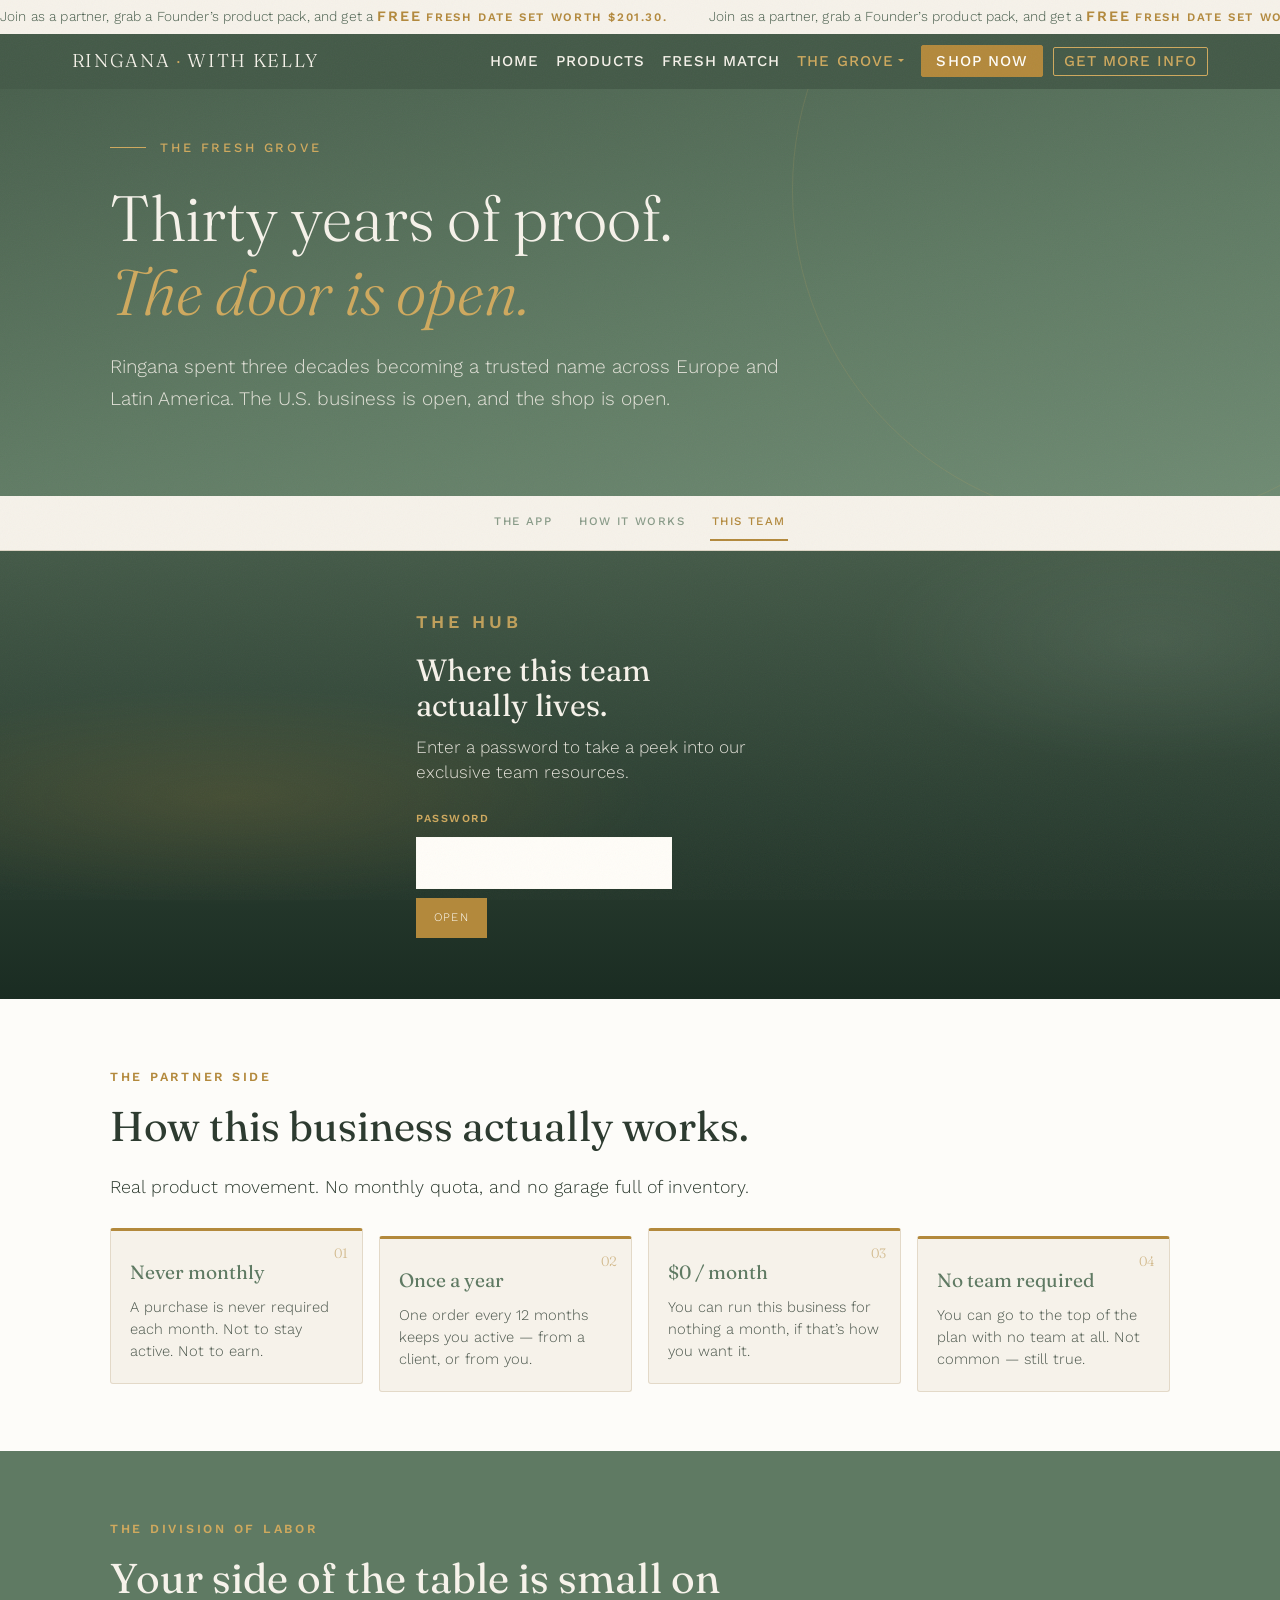
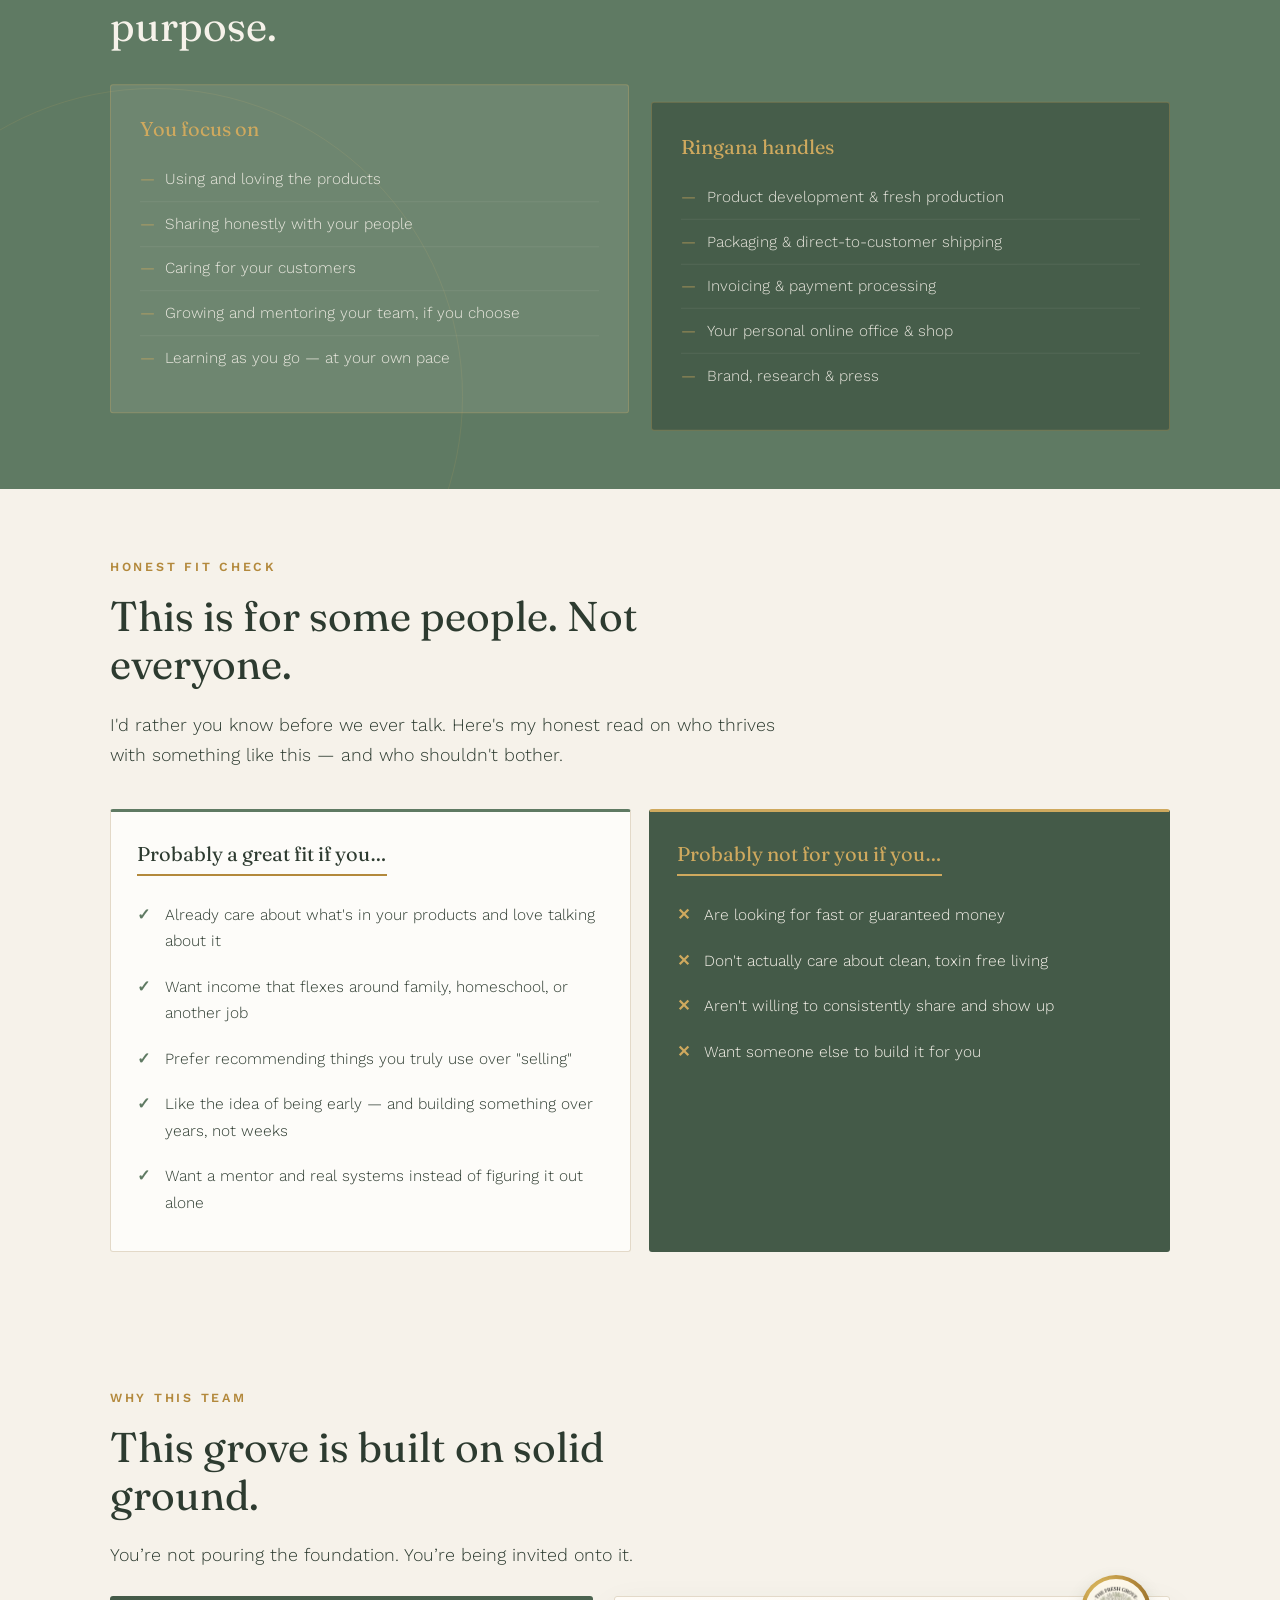
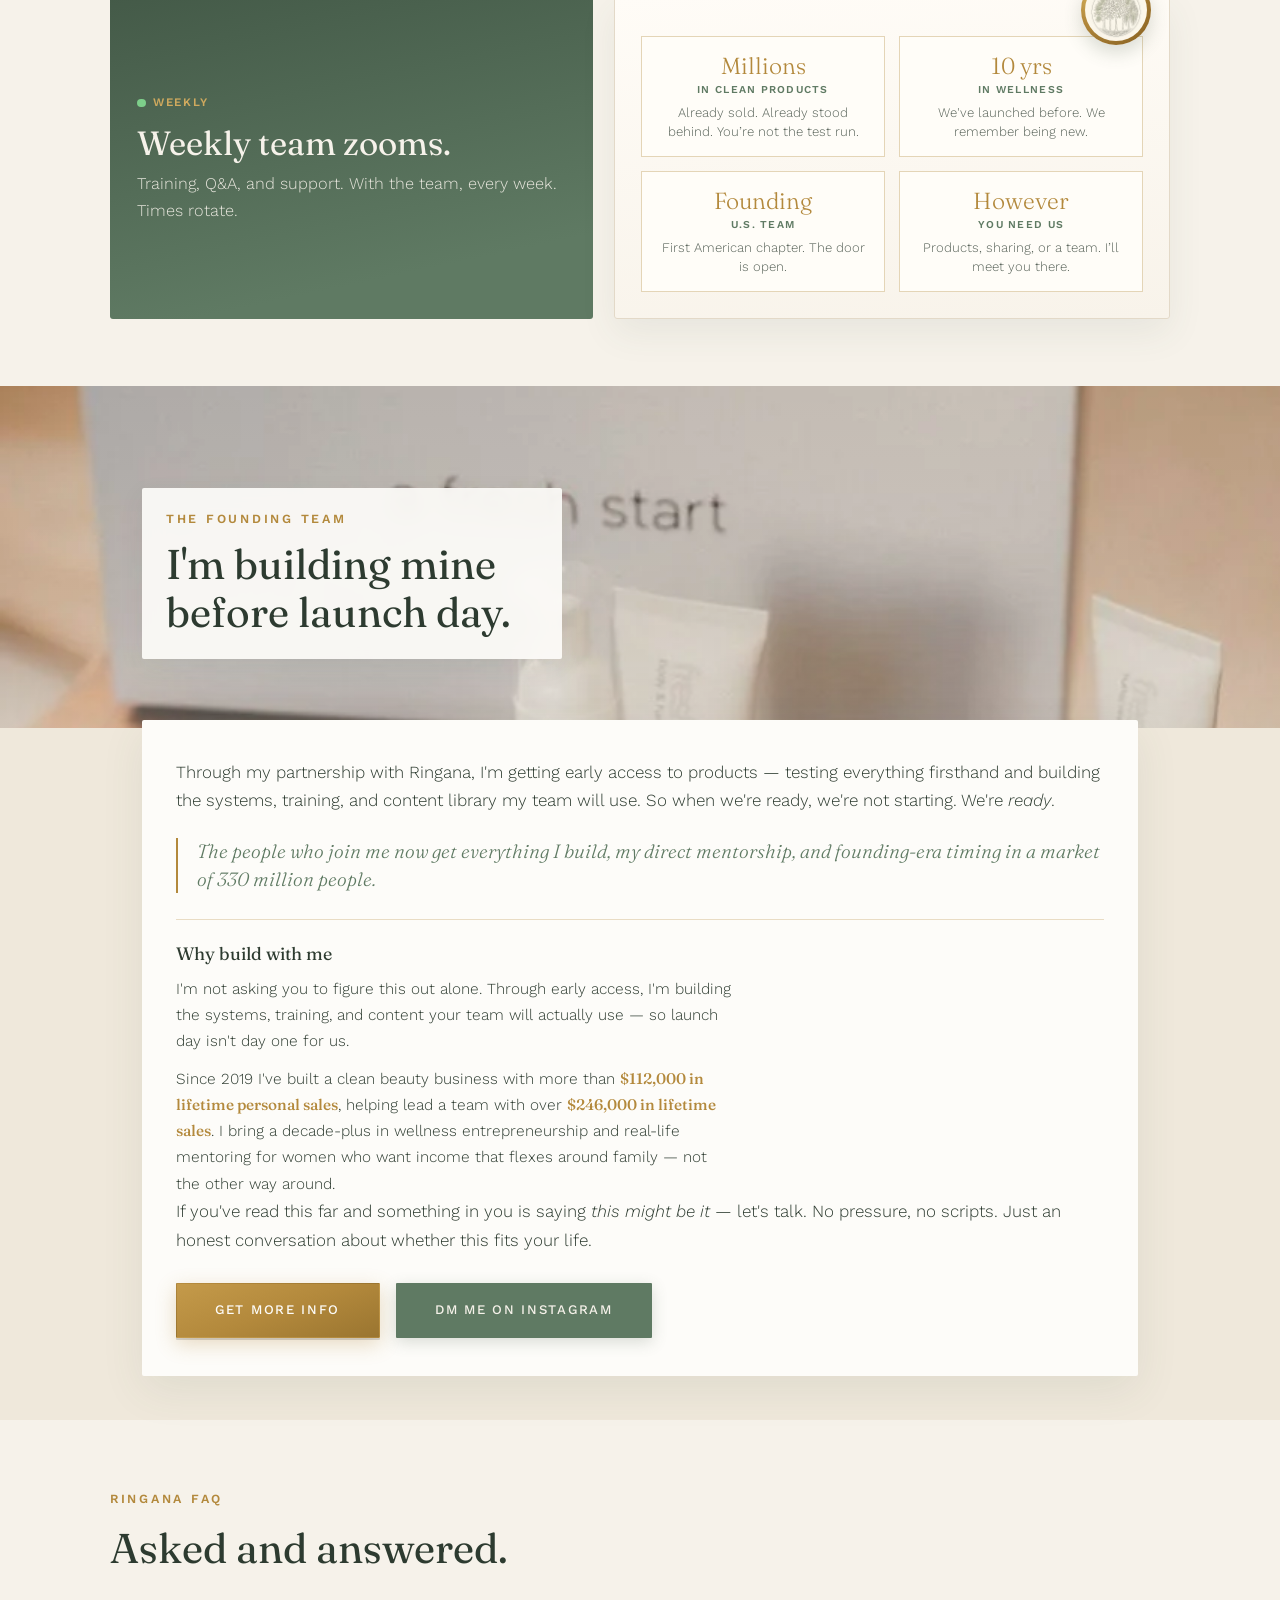
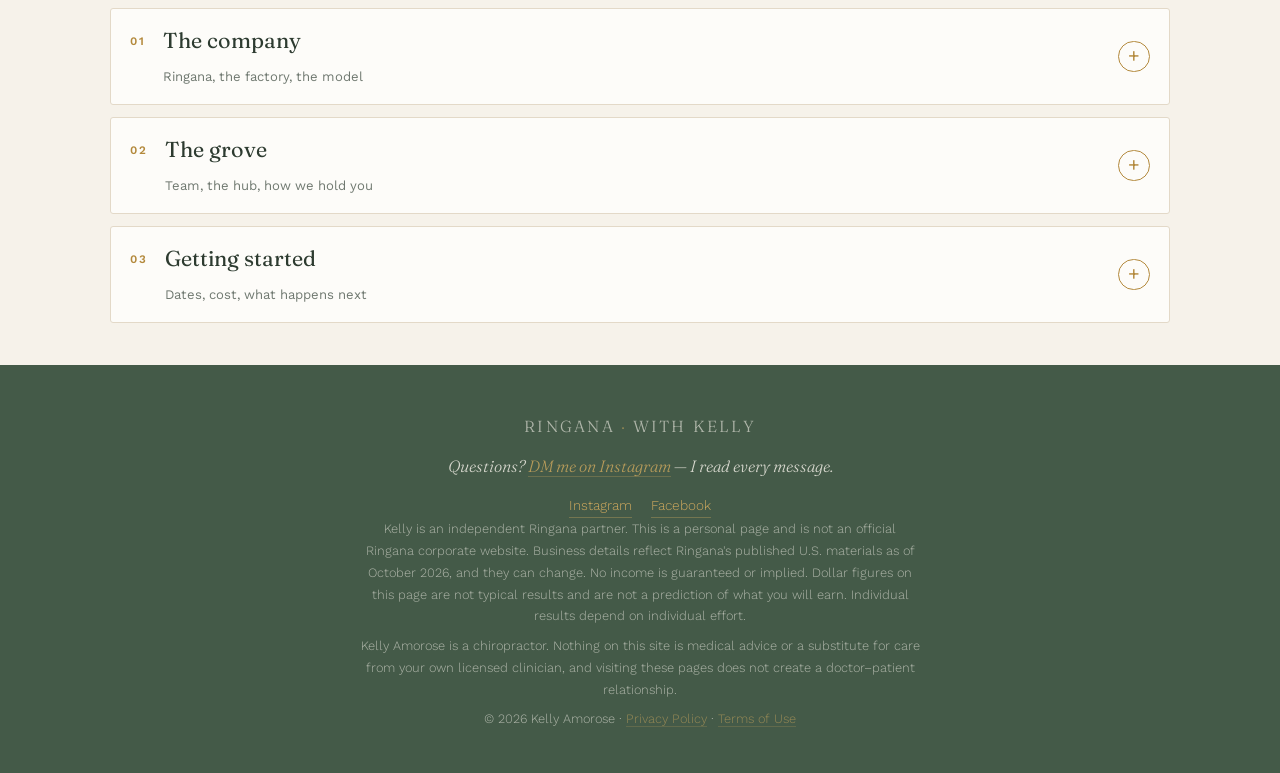
<file: business.html>
<!DOCTYPE html>
<html lang="en">
<head>
<!-- CLIENT:START head -->
<meta charset="UTF-8">
<meta name="viewport" content="width=device-width, initial-scale=1.0">
<script>!function(){var u=navigator.userAgent||"";if(/Instagram|FBAN|FBAV|FB_IAB|FBOS|Facebook|Line\/|TikTok/i.test(u))document.documentElement.classList.add("is-inapp");if(/iPhone|iPad|iPod/i.test(u)||(navigator.platform==="MacIntel"&&navigator.maxTouchPoints>1))document.documentElement.classList.add("is-ios")}();</script>
<title>Ringana Team in the US | How It Works with Kelly</title>
<meta name="description" content="Join a Ringana team in the US with Kelly. What it takes to start, how the partnership works, and how you get paid.">
<link rel="canonical" href="https://thefreshgrove.team/ringana-with-kelly/business.html">
<meta property="og:type" content="website">
<meta property="og:site_name" content="Ringana with Kelly">
<meta property="og:title" content="Ringana Team in the US | How It Works with Kelly">
<meta property="og:description" content="Join a Ringana team in the US with Kelly. What it takes to start, how the partnership works, and how you get paid.">
<meta property="og:url" content="https://thefreshgrove.team/ringana-with-kelly/business.html">
<meta property="og:image" content="https://thefreshgrove.team/ringana-with-kelly/og-image.jpg?v=20260824">
<meta property="og:image:secure_url" content="https://thefreshgrove.team/ringana-with-kelly/og-image.jpg?v=20260824">
<meta property="og:image:type" content="image/jpeg">
<meta property="og:image:width" content="1200">
<meta property="og:image:height" content="630">
<meta property="og:image:alt" content="Join Ringana's U.S. founding team with Kelly">
<meta property="og:locale" content="en_US">
<meta name="twitter:card" content="summary_large_image">
<meta name="twitter:title" content="Ringana Team in the US | How It Works with Kelly">
<meta name="twitter:description" content="Join a Ringana team in the US with Kelly. What it takes to start, how the partnership works, and how you get paid.">
<meta name="twitter:image" content="https://thefreshgrove.team/ringana-with-kelly/og-image.jpg?v=20260824">
<meta name="twitter:image:alt" content="Join Ringana's U.S. founding team with Kelly">
<meta name="theme-color" content="#445a48">
<link rel="icon" href="favicon.svg" type="image/svg+xml">
<link rel="preconnect" href="https://fonts.googleapis.com">
<link rel="preconnect" href="https://fonts.gstatic.com" crossorigin>
<link href="https://fonts.googleapis.com/css?family=Caveat:400,500,600|Fraunces:300,400,500,600|Work+Sans:300,400,500,600&display=swap" rel="stylesheet">
<script type="application/ld+json">
{
  "@context": "https://schema.org",
  "@graph": [
    {
      "@type": "WebSite",
      "@id": "https://thefreshgrove.team/ringana-with-kelly/#website",
      "url": "https://thefreshgrove.team/ringana-with-kelly/",
      "name": "Ringana with Kelly",
      "publisher": {"@id": "https://thefreshgrove.team/ringana-with-kelly/#person"}
    },
    {
      "@type": "Person",
      "@id": "https://thefreshgrove.team/ringana-with-kelly/#person",
      "name": "Kelly Amorose",
      "url": "https://thefreshgrove.team/ringana-with-kelly/",
      "sameAs": [
        "https://www.instagram.com/dr_kelly_amorose",
        "https://www.facebook.com/share/1JWpixRpPW/?mibextid=wwXIfr"
      ]
    },
    {
      "@type": "WebPage",
      "@id": "https://thefreshgrove.team/ringana-with-kelly/business.html#webpage",
      "url": "https://thefreshgrove.team/ringana-with-kelly/business.html",
      "name": "Ringana Team in the US | How It Works with Kelly",
      "description": "Join a Ringana team in the US with Kelly. What it takes to start, how the partnership works, and how you get paid.",
      "isPartOf": {"@id": "https://thefreshgrove.team/ringana-with-kelly/#website"}
    },
    {
      "@type": "FAQPage",
      "@id": "https://thefreshgrove.team/ringana-with-kelly/business.html#faq",
      "mainEntity": [
        {
          "@type": "Question",
          "name": "What is Ringana?",
          "acceptedAnswer": {
            "@type": "Answer",
            "text": "An Austrian family company — skincare and supplements made fresh, toxin free, with an expiration date like food. Thirty years in. The U.S. shop is open. Independent partners share the products; nobody here is Ringana corporate."
          }
        },
        {
          "@type": "Question",
          "name": "Is Ringana an MLM or pyramid scheme?",
          "acceptedAnswer": {
            "@type": "Answer",
            "text": "It is network marketing, but not a pyramid scheme. Earnings come from real product sales to real customers, not from recruiting alone. You do not have to build a team to earn, and there is no inventory loading because fresh products cannot sit in a garage."
          }
        },
        {
          "@type": "Question",
          "name": "Where are Ringana products made?",
          "acceptedAnswer": {
            "@type": "Answer",
            "text": "Austria for now — the Fresh Factory in St. Johann. $85 million is going into a state-of-the-art Fresh Factory in Roanoke, Virginia, and production there starts in March."
          }
        },
        {
          "@type": "Question",
          "name": "What does toxin free mean at Ringana?",
          "acceptedAnswer": {
            "@type": "Answer",
            "text": "No synthetic preservatives, no microplastics, no nanoparticles, no mineral oils in the freshness story. The fresh range is vegan. They do not test on animals. The ingredient list is meant to make sense when you read it."
          }
        },
        {
          "@type": "Question",
          "name": "When does the Ringana U.S. launch happen?",
          "acceptedAnswer": {
            "@type": "Answer",
            "text": "The shop is open and partner enrollment is open. The Business Booster is $39. A Founder Bonus Set is optional, and one chosen in step 2 includes a free FRESH Date Set."
          }
        },
        {
          "@type": "Question",
          "name": "Do I have to build a team to join Ringana?",
          "acceptedAnswer": {
            "@type": "Answer",
            "text": "No. Enjoy the products, share them, or build if you want to. You can go all the way to the top of the compensation plan with no team at all."
          }
        },
        {
          "@type": "Question",
          "name": "What does it cost to become a Ringana partner?",
          "acceptedAnswer": {
            "@type": "Answer",
            "text": "The Business Booster is $39. Founder sets are optional. A Founder Bonus Set chosen during step 2 of registration includes a free FRESH Date Set. There is no inventory to buy and no monthly fee."
          }
        },
        {
          "@type": "Question",
          "name": "What if I just want the Ringana products?",
          "acceptedAnswer": {
            "@type": "Answer",
            "text": "That is a great way to start. There is no requirement to share once you join, so you can decide later. Launch timing and honest product notes come first."
          }
        }
      ]
    }
  ]
}
</script>
<!-- CLIENT:END head -->
<style>
/* CLIENT:START theme */
:root{
  --pine:#5f7a63;
  --pine-deep:#445a48;
  --linen:#f6f2ea;
  --linen-warm:#efe8db;
  --brass:#b3893c;
  --brass-light:#cfa95e;
  --sage:#8ea38f;
  --sage-light:#c9d6ca;
  --ink:#2d3b30;
  --white:#fdfcf9;
  --header-expanded:7.5rem;
  --header-offset:7.5rem;
}
/* CLIENT:END theme */
/* CORE:START css */
*{margin:0;padding:0;box-sizing:border-box;}
html{scroll-behavior:smooth;}
body{font-family:'Work Sans',sans-serif;font-weight:300;color:var(--ink);background:var(--linen);line-height:1.7;font-size:17px;-webkit-font-smoothing:antialiased;}
body::before{content:'';position:fixed;inset:0;pointer-events:none;z-index:9998;opacity:.04;background-image:url("data:image/svg+xml,%3Csvg viewBox='0 0 200 200' xmlns='http://www.w3.org/2000/svg'%3E%3Cfilter id='n'%3E%3CfeTurbulence type='fractalNoise' baseFrequency='0.85' numOctaves='4' stitchTiles='stitch'/%3E%3C/filter%3E%3Crect width='100%25' height='100%25' filter='url(%23n)'/%3E%3C/svg%3E");background-size:180px 180px;}
h1,h2,h3,h4,.serif{font-family:'Fraunces',serif;font-weight:400;line-height:1.15;}
a{color:inherit;}
a:focus-visible,button:focus-visible,summary:focus-visible{outline:2px solid var(--brass-light);outline-offset:3px;}

.site-header{
  position:fixed;top:0;left:0;right:0;z-index:100;
  background:rgba(68,90,72,0.95);
  padding:1.35rem 2rem 1rem;
  transition:padding .35s ease,background .35s ease,box-shadow .35s ease;
}
.site-header.is-scrolled{
  padding:.8rem 2rem;
  background:rgba(68,90,72,.98);
  box-shadow:0 4px 24px rgba(68,90,72,.22);
}
.site-header-inner{
  max-width:1060px;margin:0 auto;
  display:flex;flex-direction:column;align-items:center;gap:.9rem;
  transition:gap .35s ease;
}
.site-header.is-scrolled .site-header-inner{
  flex-direction:row;justify-content:space-between;align-items:center;gap:1.25rem;
}
.site-brand{
  font-family:'Fraunces',serif;
  color:var(--linen);
  font-size:clamp(1.15rem,3vw,1.6rem);
  letter-spacing:.2em;
  text-transform:uppercase;
  text-decoration:none;
  white-space:nowrap;
  line-height:1.2;
  transition:font-size .35s ease,letter-spacing .35s ease;
}
.site-brand span{color:var(--brass-light);}
.site-header.is-scrolled .site-brand{
  font-size:clamp(.82rem,2.2vw,1rem);
  letter-spacing:.14em;
}
.site-nav{
  display:flex;flex-wrap:wrap;align-items:center;justify-content:center;
  gap:1.2rem 2rem;
  transition:gap .35s ease;
}
.site-header.is-scrolled .site-nav{justify-content:flex-end;align-items:center;gap:.85rem 1.15rem;flex-wrap:nowrap;}
.site-nav .nav-about{margin-left:0;transition:margin-left .35s ease;}
.site-header.is-scrolled .site-nav .nav-about{margin-left:.85rem;}
.site-nav a{color:var(--linen);text-decoration:none;font-size:.82rem;letter-spacing:.08em;text-transform:uppercase;font-weight:400;opacity:.85;transition:opacity .2s,color .2s;}
.site-nav a:hover{opacity:1;color:var(--brass-light);}
.site-nav a.active{opacity:1;color:var(--brass-light);}
.nav-cta{border:1px solid var(--brass-light);padding:.45rem 1.15rem;border-radius:2px;color:var(--brass-light) !important;opacity:1 !important;font-size:.78rem;letter-spacing:.08em;text-transform:uppercase;white-space:nowrap;transition:background .2s,color .2s,opacity .35s ease,max-width .35s ease,padding .35s ease,margin .35s ease,border-color .35s ease,visibility 0s;}
.nav-cta:hover{background:var(--brass-light);color:var(--pine) !important;}
.nav-cta-scroll{max-width:0;width:0;padding-left:0;padding-right:0;margin-left:0;border-color:transparent;border-width:0;opacity:0;visibility:hidden;overflow:hidden;pointer-events:none;position:absolute;}
.site-header.is-scrolled .nav-cta-scroll{max-width:11rem;width:auto;padding:.45rem 1.15rem;margin-left:1rem;border-color:var(--brass-light);border-width:1px;opacity:1;visibility:visible;pointer-events:auto;position:static;}
body.nav-open{overflow:hidden;}

.page-hero{background:linear-gradient(168deg,var(--pine-deep) 0%,var(--pine) 60%,#6f8b73 100%);color:var(--linen);padding:calc(var(--header-expanded) + 3rem) 2rem 5rem;position:relative;overflow:clip;}
.page-hero::after{content:'';position:absolute;right:-14vw;top:-16vh;width:52vw;height:52vw;max-width:700px;max-height:700px;border:1px solid rgba(207,169,94,.16);border-radius:50%;pointer-events:none;}
.page-hero-inner{max-width:1060px;margin:0 auto;position:relative;z-index:2;}
.hero-eyebrow{font-size:.8rem;letter-spacing:.22em;text-transform:uppercase;color:var(--brass-light);font-weight:500;margin-bottom:1.4rem;display:flex;align-items:center;gap:.9rem;}
.hero-eyebrow::before{content:'';width:36px;height:1px;background:var(--brass-light);}
.page-hero h1{font-size:clamp(2.4rem,5.4vw,4rem);font-weight:300;margin-bottom:1.4rem;max-width:15ch;}
.page-hero h1 em{font-style:italic;color:var(--brass-light);}
.page-hero p{font-size:clamp(1.02rem,1.5vw,1.2rem);max-width:56ch;opacity:.88;}

section{padding:5.5rem 2rem;}
.container{max-width:1060px;margin:0 auto;}
.eyebrow{font-size:.78rem;letter-spacing:.22em;text-transform:uppercase;color:var(--brass);font-weight:600;margin-bottom:1rem;}
.section-title{font-size:clamp(1.8rem,3.6vw,2.6rem);font-weight:400;margin-bottom:1.3rem;max-width:24ch;}
.lede{font-size:1.12rem;max-width:62ch;margin-bottom:1.6rem;}
.btn{display:inline-block;padding:.95rem 2.4rem;font-family:'Work Sans',sans-serif;font-size:.82rem;font-weight:500;letter-spacing:.13em;text-transform:uppercase;text-decoration:none;border-radius:1px;transition:transform .22s ease,box-shadow .22s ease,background .22s ease;cursor:pointer;border:1px solid transparent;}
.btn-brass{background:linear-gradient(160deg,#c49a4a 0%,var(--brass) 50%,#9a7530 100%);color:var(--white);box-shadow:0 2px 0 rgba(0,0,0,.14),0 6px 20px rgba(179,137,60,.3);}
.btn-brass:hover{background:linear-gradient(160deg,#d4ad5e 0%,var(--brass-light) 55%,var(--brass) 100%);transform:translateY(-2px);box-shadow:0 3px 0 rgba(0,0,0,.1),0 10px 28px rgba(179,137,60,.38);}
.btn-pine{background:var(--pine);color:var(--linen);box-shadow:0 4px 16px rgba(68,90,72,.2);}
.btn-pine:hover{background:var(--pine-deep);transform:translateY(-2px);}

/* Standards band — mirrors homepage */
.standards{background:var(--pine);color:var(--linen);padding:3.2rem 2rem;}
.standards .container{display:grid;grid-template-columns:repeat(4,1fr);gap:2rem;text-align:center;}
.standard-item{border-left:1px solid rgba(207,169,94,.3);padding:0 1rem;}
.standard-item:first-child{border-left:none;}
.standard-icon{display:block;width:2rem;height:2rem;margin:0 auto .55rem;color:var(--brass-light);opacity:.8;}
.standard-item .num{font-family:'Fraunces',serif;font-size:clamp(1.5rem,2.4vw,1.9rem);color:var(--brass-light);display:block;margin-bottom:.35rem;line-height:1.1;}
.standard-item .label{font-size:.78rem;letter-spacing:.1em;text-transform:uppercase;opacity:.82;line-height:1.45;white-space:normal;}

/* Why now band */
.whynow{background:var(--linen);}
.whynow .standards{margin-top:3rem;}
.moment-grid{display:grid;grid-template-columns:1fr 1fr;gap:1.3rem;margin-top:2.4rem;}
.moment-card{background:var(--white);border-radius:3px;padding:2rem 1.8rem;border-top:3px solid var(--brass);}
.moment-card h3{font-size:1.2rem;margin-bottom:.6rem;}
.moment-card p{font-size:.95rem;opacity:.9;}
.moment-card .stat{font-family:'Fraunces',serif;font-size:2rem;color:var(--brass);display:block;margin-bottom:.3rem;}

/* How it works */
.how{background:var(--linen-warm);}
.steps{margin-top:2.6rem;}
.step{display:grid;grid-template-columns:88px 1fr;gap:1.8rem;padding:1.9rem 0;border-top:1px solid #ddd5c5;align-items:start;}
.step:first-child{border-top:none;}
.step-num{font-family:'Fraunces',serif;font-size:2.4rem;color:var(--brass);line-height:1;padding-top:.2rem;}
.step h3{font-size:1.25rem;margin-bottom:.4rem;}
.step p{max-width:62ch;font-size:.98rem;}

/* The Opportunity */
.opportunity{background:var(--white);}
.opportunity-grid{
  display:grid;
  grid-template-columns:repeat(5,minmax(0,1fr));
  gap:1rem;
  margin-top:2.4rem;
  align-items:stretch;
}
.opportunity-card{
  display:flex;
  flex-direction:column;
  justify-content:center;
  align-items:center;
  text-align:center;
  min-height:9.5rem;
  padding:1.75rem 1rem;
  border:1px solid #e3d9c8;
  border-radius:3px;
  background:var(--linen);
  border-top:3px solid var(--brass);
}
.opportunity-card .num{
  font-family:'Fraunces',serif;
  font-size:clamp(1.35rem,2.2vw,1.95rem);
  color:var(--brass);
  display:block;
  margin-bottom:.45rem;
  line-height:1.15;
}
.opportunity-card .num.long{font-size:clamp(1rem,1.6vw,1.4rem);}
.opportunity-card .label{
  font-size:.74rem;
  letter-spacing:.06em;
  text-transform:uppercase;
  opacity:.88;
  line-height:1.45;
  max-width:14ch;
}
.opportunity-card--featured{
  background:linear-gradient(175deg,#fffdf8 0%,var(--linen) 100%);
  border-color:rgba(179,137,60,.45);
  box-shadow:0 8px 24px rgba(179,137,60,.12);
}
.opportunity-card--featured .num{font-size:clamp(1.55rem,2.4vw,2.1rem);}
.opportunity-note{
  font-size:.88rem;
  opacity:.72;
  margin:1.4rem auto 0;
  max-width:62ch;
  text-align:center;
}
.why-partner .highlight{font-family:'Fraunces',serif;color:var(--brass);font-weight:500;}

/* You do / Ringana does */
.split{background:var(--pine);color:var(--linen);position:relative;overflow:hidden;}
.split::after{content:'';position:absolute;left:-12vw;bottom:-24vh;width:48vw;height:48vw;border:1px solid rgba(207,169,94,.14);border-radius:50%;pointer-events:none;}
.split .eyebrow{color:var(--brass-light);}
.split .section-title{color:var(--linen);}
.split .lede{opacity:.9;}
.split-grid{display:grid;grid-template-columns:1fr 1fr;gap:1.4rem;margin-top:2.6rem;position:relative;z-index:2;}
.split-col{border:1px solid rgba(207,169,94,.3);border-radius:3px;padding:2rem 1.8rem;background:rgba(20,37,25,.35);}
.split-col h3{color:var(--brass-light);font-size:1.25rem;margin-bottom:1.1rem;}
.split-col ul{list-style:none;}
.split-col li{padding:.55rem 0 .55rem 1.6rem;position:relative;font-size:.96rem;opacity:.92;border-top:1px solid rgba(246,242,234,.08);}
.split-col li:first-child{border-top:none;}
.split-col li::before{content:'—';position:absolute;left:0;color:var(--brass-light);}

/* Fit check */
.fit{background:var(--linen);}
.fit-grid{display:grid;grid-template-columns:1fr 1fr;gap:3rem;margin-top:2.4rem;}
.fit-col h3{font-size:1.25rem;margin-bottom:1rem;padding-bottom:.6rem;border-bottom:2px solid var(--brass);display:inline-block;}
.fit-col ul{list-style:none;}
.fit-col li{padding:.6rem 0 .6rem 1.7rem;position:relative;font-size:.97rem;}
.fit-yes li::before{content:'✓';position:absolute;left:0;color:var(--pine);font-weight:600;}
.fit-no li::before{content:'✕';position:absolute;left:0;color:var(--brass);font-weight:600;}

/* Founding team */
.founding-spread{
  padding:0 0 clamp(4rem,7vw,6rem);
  background:var(--linen-warm);
}
.founding-banner{
  position:relative;
  min-height:min(38vh,360px);
  display:flex;
  align-items:center;
  overflow:hidden;
}
.founding-banner-bg{
  position:absolute;
  inset:0;
  z-index:0;
}
.founding-banner-bg img{
  width:100%;
  height:100%;
  object-fit:cover;
  object-position:center 42%;
  display:block;
}
.founding-banner-bg::after{
  content:'';
  position:absolute;
  inset:0;
  background:linear-gradient(180deg,transparent 0%,rgba(246,242,234,.12) 70%,rgba(246,242,234,.35) 100%);
  pointer-events:none;
}
.founding-banner-overlay{
  position:relative;
  z-index:2;
  width:100%;
  max-width:1060px;
  margin:0 auto;
  padding:clamp(2.4rem,4.5vw,3.5rem) 2rem 1.4rem;
}
.founding-banner-box{
  display:inline-block;
  background:rgba(253,252,249,.92);
  backdrop-filter:blur(10px);
  -webkit-backdrop-filter:blur(10px);
  border-radius:2px;
  padding:1.25rem 1.5rem 1.4rem;
  max-width:min(100%,42ch);
  box-shadow:0 8px 24px rgba(68,90,72,.08);
}
.founding-banner-box .eyebrow{margin-bottom:.75rem;}
.founding-banner-box .section-title{margin:0;max-width:16ch;}
.founding-content{
  max-width:1060px;
  margin:0 auto;
  padding:0 2rem;
}
.founding-panel{
  position:relative;
  z-index:3;
  margin-top:-.5rem;
  background:var(--white);
  padding:2.35rem 2.1rem;
  border-radius:2px;
  box-shadow:0 14px 44px rgba(68,90,72,.09);
}
.founding-panel p{margin-bottom:1.1rem;max-width:none;}
.founding-panel .pull{margin:1.4rem 0;}
.founding-panel .why-partner{
  margin:1.6rem 0 0;
  padding:1.5rem 0 0;
  background:transparent;
  border:none;
  border-top:1px solid rgba(179,137,60,.28);
  border-radius:0;
}
.founding-panel .why-partner h3{font-size:1.12rem;margin-bottom:.7rem;}
.founding-panel .why-partner p{font-size:.96rem;margin-bottom:.75rem;}
.founding-panel .cta-row{margin-top:1.8rem;}
.pull{font-family:'Fraunces',serif;font-style:italic;font-size:1.2rem;color:var(--pine);border-left:2px solid var(--brass);padding-left:1.2rem;line-height:1.45;}
.why-partner .highlight{font-family:'Fraunces',serif;color:var(--brass);font-weight:500;}
.cta-row{display:flex;gap:1rem;flex-wrap:wrap;}
.why-partner{
  margin:2.4rem 0;
  padding:2rem 1.8rem;
  background:var(--white);
  border-left:3px solid var(--brass);
  border-radius:3px;
}
.why-partner h3{font-size:1.25rem;margin-bottom:.9rem;}
.why-partner p{max-width:62ch;margin-bottom:.9rem;}
.why-partner p:last-child{margin-bottom:0;}

/* FAQ */
.faq{background:var(--linen);}
.faq-list{margin-top:2.2rem;max-width:800px;}
.faq details{border-top:1px solid #ddd5c5;padding:1.2rem 0;}
.faq details:last-child{border-bottom:1px solid #ddd5c5;}
.faq summary{
  font-family:'Fraunces',serif;
  font-size:1.15rem;
  cursor:pointer;
  list-style:none;
  display:flex;
  justify-content:space-between;
  align-items:center;
  gap:1rem;
  -webkit-tap-highlight-color:transparent;
}
.faq summary::-webkit-details-marker{display:none;}
.faq summary::after{content:'+';font-size:1.5rem;color:var(--brass);flex-shrink:0;transition:transform .25s;}
.faq details[open] summary::after{transform:rotate(45deg);}
.faq details p{padding-top:.9rem;font-size:.97rem;max-width:64ch;}

/* Connect modal — letter style */
.connect-modal{position:fixed;inset:0;z-index:200;display:flex;align-items:center;justify-content:center;padding:1.4rem;opacity:0;visibility:hidden;pointer-events:none;transition:opacity .25s ease,visibility .25s ease;}
.connect-modal.open{opacity:1;visibility:visible;pointer-events:auto;}
.connect-modal-backdrop{position:absolute;inset:0;background:rgba(20,37,25,.65);}
.connect-modal-panel.letter-panel{position:relative;z-index:2;width:min(100%,560px);max-height:min(92dvh,820px);overflow:auto;background:transparent;border:none;box-shadow:none;padding:0;}
.connect-modal-close{position:absolute;top:.6rem;right:.8rem;z-index:3;background:rgba(255,255,255,.7);border:1px solid #e3d9c8;border-radius:50%;font-size:1.5rem;line-height:1;color:var(--pine);cursor:pointer;width:2.2rem;height:2.2rem;display:flex;align-items:center;justify-content:center;}
.letter-paper{background:linear-gradient(175deg,#fffcf7 0%,#f8f3ea 100%);border:1px solid #e3d9c8;border-radius:2px;padding:2.8rem 2.6rem 2.4rem;box-shadow:0 24px 60px rgba(68,90,72,.24),inset 0 1px 0 rgba(255,255,255,.85);position:relative;}
.letter-paper::before{content:'';position:absolute;inset:0;background-image:url("data:image/svg+xml,%3Csvg viewBox='0 0 200 200' xmlns='http://www.w3.org/2000/svg'%3E%3Cfilter id='n'%3E%3CfeTurbulence type='fractalNoise' baseFrequency='0.9' numOctaves='4' stitchTiles='stitch'/%3E%3C/filter%3E%3Crect width='100%25' height='100%25' filter='url(%23n)'/%3E%3C/svg%3E");opacity:.05;pointer-events:none;border-radius:2px;}
.letter-head,.letter-body-copy,.letter-form,.letter-interest,.letter-sign,.modal-fine{position:relative;z-index:1;}
.letter-signup{display:flex;flex-direction:column;gap:0;}
.letter-interest{width:100%;margin:0 0 .75rem;}
.letter-interest-label{
  font-family:'Work Sans',sans-serif;
  font-size:.72rem;
  font-weight:600;
  letter-spacing:.07em;
  text-transform:uppercase;
  color:var(--pine);
  margin:0 0 .45rem;
}
.letter-interest-row{display:flex;flex-wrap:nowrap;gap:.32rem;width:100%;}
.letter-interest-chip{
  flex:1 1 0;
  min-width:0;
  font-family:'Work Sans',sans-serif;
  font-size:.68rem;
  font-weight:600;
  line-height:1.25;
  text-align:center;
  color:var(--ink);
  background:#fff;
  border:1.5px solid rgba(95,122,99,.28);
  border-radius:999px;
  padding:.5rem .15rem;
  cursor:pointer;
  transition:background .15s,border-color .15s,color .15s,box-shadow .15s;
}
.letter-interest-chip:hover{border-color:var(--brass);}
.letter-interest-chip.on{
  background:var(--pine);
  border-color:var(--pine);
  color:#fff;
  box-shadow:0 2px 10px rgba(68,90,72,.22);
}
.letter-interest-error{
  font-family:'Work Sans',sans-serif;
  font-size:.82rem;
  color:#9b3b3b;
  margin:.4rem 0 0;
}
.letter-name{width:100%;margin:0 0 .75rem;}
.letter-name-input{
  width:100%;
  box-sizing:border-box;
  font-family:'Work Sans',sans-serif;
  background:#fffcf7;
  border:1px solid rgba(28,50,39,.18);
  color:var(--ink);
  padding:.85rem 1rem;
  font-size:.95rem;
  border-radius:1px;
}
.letter-name-input:focus{
  outline:2px solid var(--brass);
  outline-offset:1px;
  border-color:var(--brass);
}

.letter-salutation{font-family:'Caveat',cursive;font-size:2.4rem;font-weight:500;margin-bottom:.6rem;color:var(--pine);line-height:1.1;transform:rotate(-.8deg);transform-origin:left center;}
.letter-body-copy p{font-family:'Caveat',cursive;font-size:1.45rem;line-height:1.55;margin-bottom:1.2rem;max-width:48ch;color:var(--ink);}

/* fs-submit-visible */
.connect-modal-panel.letter-panel{
  -webkit-overflow-scrolling:touch;
  scroll-padding-bottom:6rem;
}
#fd-form-modal [class*="__content"],
#fd-form-modal [class*="__fields"],
#fd-form-modal [class*="__footer"]{
  display:flex !important;
  flex-direction:column !important;
  width:100% !important;
  max-width:100% !important;
}
#fd-form-modal [class*="__footer"],
#fd-form-modal [class*="__button"],
#fd-form-modal button.fd-btn,
#kit-form-modal .formkit-submit,
#kit-form-modal [data-element="submit"]{
  display:block !important;
  visibility:visible !important;
  opacity:1 !important;
  width:100% !important;
  max-width:100% !important;
  box-sizing:border-box !important;
  margin-top:.65rem !important;
}
@media (max-width:720px){
  .connect-modal{padding:.7rem .7rem max(.7rem, env(safe-area-inset-bottom));align-items:flex-start;}
  .connect-modal-panel.letter-panel{max-height:96dvh;}
  .letter-paper{padding:1.5rem 1.15rem 1.25rem;}
  .letter-salutation{font-size:2rem;margin-bottom:.35rem;}
  .letter-body-copy p{font-size:1.2rem;margin-bottom:.7rem;}
}
@media (max-height:740px){
  .letter-body-copy p{margin-bottom:.45rem;}
  .letter-sign{margin-top:.8rem;}
}
#fd-form-modal,#fd-form-modal > *{margin:0 !important;}
#fd-form-modal .ff-kit-removed__form{padding:0 !important;margin:0 !important;}
#fd-form-modal input,#fd-form-modal textarea,#fd-form-modal select,#fd-form-modal button{font-family:'Work Sans',sans-serif !important;border-radius:1px !important;}
#fd-form-modal input:focus,#fd-form-modal textarea:focus,#fd-form-modal select:focus{outline:2px solid var(--brass) !important;outline-offset:1px !important;}
#fd-form-modal .ff-kit-removed__success,
#fd-form-modal .ff-kit-removed__success-message{
  display:none !important;
  visibility:hidden !important;
  height:0 !important;
  overflow:hidden !important;
  padding:0 !important;
  margin:0 !important;
}
#fd-form-modal.is-submitted .ff-kit-removed__form{display:none !important;}
.optin-success{
  display:none;
  text-align:center;
  padding:2rem 1.5rem 1.5rem;
  margin-top:.35rem;
  border:1px solid rgba(179,137,60,.42);
  border-radius:2px;
  background:linear-gradient(175deg,#fffdf8 0%,#f3ebdc 100%);
  box-shadow:0 10px 32px rgba(179,137,60,.22),inset 0 1px 0 rgba(255,255,255,.9);
}
.optin-success.is-visible{display:block;}
.optin-success-mark{
  width:3.5rem;height:3.5rem;
  margin:0 auto 1.1rem;
  border-radius:50%;
  background:linear-gradient(160deg,#c49a4a 0%,var(--brass) 50%,#9a7530 100%);
  color:var(--white,#fff);
  font-size:1.65rem;
  line-height:3.5rem;
  font-weight:600;
  box-shadow:0 4px 16px rgba(179,137,60,.35);
}
.optin-success-eyebrow{
  font-size:.78rem;
  letter-spacing:.22em;
  text-transform:uppercase;
  color:var(--brass);
  margin-bottom:.55rem;
  font-weight:500;
}
.optin-success-title{
  font-family:'Fraunces',serif;
  font-size:2rem;
  color:var(--pine);
  margin-bottom:.75rem;
  line-height:1.2;
}
.optin-success-copy{
  font-family:'Work Sans',sans-serif;
  font-size:1.08rem;
  line-height:1.65;
  color:rgba(34,48,31,.85);
  max-width:38ch;
  margin:0 auto;
}
.letter-paper.is-submitted .letter-body-copy,
.letter-paper.is-submitted .letter-interest,
.letter-paper.is-submitted .letter-name,
.letter-paper.is-submitted .letter-social,
.letter-paper.is-submitted .letter-sign,
.letter-paper.is-submitted .modal-fine{display:none;}
.letter-sign{font-family:'Caveat',cursive;margin-top:1.4rem;color:var(--pine);font-size:1.75rem;font-weight:500;transform:rotate(-1.2deg);transform-origin:left center;}
.modal-fine{font-size:.75rem;opacity:.55;margin-top:1.2rem;text-align:left;}

.foot-ig{
  background:var(--pine-deep);
  width:100%;
  margin:.55rem 0 1.2rem;
  padding:1.05rem 1.4rem 1.6rem;
}
footer .foot-ig-label{
  font-family:'Fraunces',serif;
  font-style:italic;
  font-weight:400;
  font-size:.98rem;
  letter-spacing:.02em;
  color:var(--linen);
  opacity:.82;
  max-width:none;
  margin:0 auto .95rem;
}
.foot-ig-grid{
  max-width:780px;
  margin:0 auto;
}
.foot-ig-grid behold-widget{display:block;width:100%;}
footer{background:var(--pine-deep);color:var(--linen);padding:3rem 0 2.2rem;text-align:center;}
.foot-brand{font-family:'Fraunces',serif;letter-spacing:.14em;text-transform:uppercase;font-size:1rem;margin-bottom:.8rem;padding:0 2rem;}
.foot-brand span{color:var(--brass-light);}
.foot-cta{
  font-family:'Fraunces',serif;
  font-style:italic;
  font-size:1.02rem;
  opacity:.82;
  margin-bottom:.45rem;
  max-width:48ch;
  margin-left:auto;
  margin-right:auto;
  padding:0 2rem;
}
.foot-cta a{color:var(--brass-light);text-decoration:none;border-bottom:1px solid rgba(207,169,94,.35);}
.foot-cta a:hover{opacity:1;border-bottom-color:var(--brass-light);}
footer p{font-size:.8rem;opacity:.6;max-width:74ch;margin:0 auto .5rem;padding:0 2rem;}


.reveal{opacity:0;transform:translateY(22px);transition:opacity .7s ease,transform .7s ease;}
.reveal.visible{opacity:1;transform:none;}
@media (prefers-reduced-motion:reduce){html{scroll-behavior:auto;}.reveal{opacity:1;transform:none;transition:none;}}

@media (max-width:880px){
  .site-header{padding:1rem .9rem .9rem;}
  .site-header.is-scrolled{padding:.85rem .9rem;}
  .site-header.is-scrolled .site-header-inner{
    flex-direction:column;
    align-items:center;
    gap:.65rem;
  }
  .site-brand{font-size:1.02rem;letter-spacing:.12em;text-align:center;width:100%;padding-right:0;}
  .site-header.is-scrolled .site-brand{font-size:.92rem;letter-spacing:.1em;width:100%;}
  .site-nav{gap:0 .95rem;justify-content:center;width:auto;max-width:100%;margin:0 auto;flex-wrap:nowrap;}
  .site-header.is-scrolled .site-nav{justify-content:center;align-items:center;gap:0 .72rem;width:auto;max-width:100%;margin:0 auto;flex-wrap:nowrap;}
  .site-header.is-scrolled .site-nav a:not(.nav-cta){padding:.5rem 0;}
  .site-nav a{
    font-size:.74rem;
    letter-spacing:.055em;
    padding:.5rem 0;
    opacity:.95;
  }
  .site-header.is-scrolled .site-nav .nav-about{margin-left:0;}
  .nav-cta{padding:.6rem 1.05rem;font-size:.68rem;letter-spacing:.07em;}
  .site-header.is-scrolled .nav-cta-scroll{
    max-width:9.6rem;
    padding:.42rem .65rem;
    margin-left:.4rem;
    margin-top:0;
    font-size:.6rem;
    flex:0 0 auto;
    display:inline-flex;
    align-items:center;
    justify-content:center;
  }
  .moment-grid,.split-grid,.fit-grid{grid-template-columns:1fr;}
  .founding-banner{min-height:min(34vh,300px);}
  .founding-banner-overlay{padding:2rem 1.4rem 1rem;}
  .founding-banner-box{padding:1.1rem 1.25rem 1.2rem;}
  .founding-content{padding:0 1.4rem;}
  .founding-panel{margin-top:0;padding:2rem 1.5rem;}
  .opportunity-grid{grid-template-columns:1fr 1fr;gap:.85rem;}
  .opportunity-card{min-height:7.5rem;padding:1.35rem .85rem;}
  .opportunity-card .num{font-size:1.45rem;}
  .opportunity-card .label{font-size:.66rem;letter-spacing:.04em;max-width:none;}
  .opportunity-card--featured{grid-column:1 / -1;min-height:auto;padding:1.5rem 1rem;}
  .opportunity-card--featured .num{font-size:1.75rem;}
  .opportunity .reveal,
  .opportunity .reveal.visible{opacity:1;transform:none;}
  .founding-spread .reveal,
  .founding-spread .reveal.visible,
  .founding-banner-box.reveal,
  .founding-banner-box.reveal.visible{opacity:1;transform:none;}
  .fit-grid{gap:2rem;}
  .standards{padding:2rem 1rem;overflow:hidden;}
  .standards .container{grid-template-columns:1fr 1fr;gap:1.1rem .75rem;width:100%;max-width:100%;margin:0;padding:0;}
  .standard-item,
  .standard-item:first-child,
  .standard-item:nth-child(3){
    border-left:none !important;
    border-top:1px solid rgba(207,169,94,.22);
    padding:.55rem .25rem 0;
  }
  .standard-item:nth-child(1),
  .standard-item:nth-child(2){border-top:none;padding-top:0;}
  .standard-item .label{font-size:.6rem;letter-spacing:.03em;line-height:1.35;white-space:normal;}
  .faq{padding-bottom:4.5rem;}
  .faq .reveal,
  .faq .reveal.visible{opacity:1;transform:none;}
  .faq-list{margin-top:1.6rem;max-width:none;}
  .faq summary{
    font-size:1.05rem;
    line-height:1.35;
    padding:.45rem 0;
    min-height:44px;
    align-items:flex-start;
  }
  .faq summary::after{margin-top:.05rem;}
  .faq details p{font-size:.95rem;max-width:none;}
}
@media (max-width:1100px) and (min-width:881px){
  .opportunity-grid{
    grid-template-columns:repeat(6,1fr);
    gap:.9rem;
  }
  .opportunity-card:nth-child(-n+3){grid-column:span 2;}
  .opportunity-card:nth-child(4){grid-column:2 / span 2;}
  .opportunity-card:nth-child(5){grid-column:4 / span 2;}
  .opportunity-card--featured{box-shadow:0 6px 20px rgba(179,137,60,.1);}
}
@media (max-width:640px){
  section{padding:4rem 1.4rem;}
  .page-hero{padding:calc(var(--header-expanded) + 2rem) 1.4rem 3.6rem;}
  .step{grid-template-columns:56px 1fr;gap:1.1rem;}
  .step-num{font-size:1.8rem;}
  .site-header{padding:.95rem .85rem .85rem;}
  .site-nav a{font-size:.72rem;padding:.5rem 0;}
  .site-header.is-scrolled .site-nav a:not(.nav-cta){padding:.45rem 0;font-size:.66rem;}
  .site-header.is-scrolled .nav-cta-scroll{padding:.4rem .55rem;font-size:.56rem;margin-left:.28rem;}
}
footer .foot-copy a,footer .foot-legal a{color:var(--brass-light);text-decoration:none;border-bottom:1px solid rgba(207,169,94,.35);}
footer .foot-copy a:hover,footer .foot-legal a:hover{border-bottom-color:var(--brass-light);}
footer .foot-legal{max-width:78ch;}
.letter-join-consent{display:flex;align-items:flex-start;gap:.55rem;margin:.15rem 0 0;font-size:.78rem;line-height:1.45;opacity:.78;text-align:left;font-family:'Work Sans',system-ui,sans-serif;}
.letter-join-consent input{margin-top:.2rem;flex:0 0 auto;}
.letter-join-consent a{color:var(--brass);text-decoration:underline;}
/* Instagram / Facebook in-app: variable fonts drop word spaces and clip display type. */
html.is-inapp{word-spacing:.28em;}
html.is-inapp .site-brand{letter-spacing:.12em;word-spacing:.45em;}
html.is-inapp .site-nav a,html.is-inapp .btn,html.is-inapp .nav-cta,html.is-inapp .standard-item .label,html.is-inapp .eyebrow,html.is-inapp .hero-eyebrow{letter-spacing:.06em;word-spacing:.4em;}
html.is-inapp .hero h1,html.is-inapp .page-hero h1,html.is-inapp h1{padding-top:.14em;line-height:1.2;overflow:visible;}
html.is-inapp .site-nav{flex-wrap:nowrap;}
/* CORE:END css */
</style>
<link rel="stylesheet" href="site-extra.css?v=37">
<script src="grove-nav.js?v=2" defer></script>
<link rel="stylesheet" href="business-extra.css?v=11">
<link rel="stylesheet" href="grove-demo.css?v=5">
</head>
<body>

<!-- CLIENT:START site-header -->
<header class="site-header" id="siteHeader">
  <a class="offer-bar" aria-label="Join as a partner, grab a Founder’s product pack, and get a free FRESH Date Set worth $201.30." href="october.html"><span class="offer-track"><span class="offer-group"><span class="offer-copy"><span class="for-wide">Join as a partner, grab a Founder’s product pack, and get a </span><span class="for-narrow">Join as a partner · grab a Founder’s pack</span><span class="offer-hook"><b class="offer-free">free</b> <b class="offer-set">FRESH Date Set worth $201.30.</b></span></span><span class="offer-copy"><span class="for-wide">Join as a partner, grab a Founder’s product pack, and get a </span><span class="for-narrow">Join as a partner · grab a Founder’s pack</span><span class="offer-hook"><b class="offer-free">free</b> <b class="offer-set">FRESH Date Set worth $201.30.</b></span></span><span class="offer-copy"><span class="for-wide">Join as a partner, grab a Founder’s product pack, and get a </span><span class="for-narrow">Join as a partner · grab a Founder’s pack</span><span class="offer-hook"><b class="offer-free">free</b> <b class="offer-set">FRESH Date Set worth $201.30.</b></span></span><span class="offer-copy"><span class="for-wide">Join as a partner, grab a Founder’s product pack, and get a </span><span class="for-narrow">Join as a partner · grab a Founder’s pack</span><span class="offer-hook"><b class="offer-free">free</b> <b class="offer-set">FRESH Date Set worth $201.30.</b></span></span></span><span class="offer-group" aria-hidden="true"><span class="offer-copy"><span class="for-wide">Join as a partner, grab a Founder’s product pack, and get a </span><span class="for-narrow">Join as a partner · grab a Founder’s pack</span><span class="offer-hook"><b class="offer-free">free</b> <b class="offer-set">FRESH Date Set worth $201.30.</b></span></span><span class="offer-copy"><span class="for-wide">Join as a partner, grab a Founder’s product pack, and get a </span><span class="for-narrow">Join as a partner · grab a Founder’s pack</span><span class="offer-hook"><b class="offer-free">free</b> <b class="offer-set">FRESH Date Set worth $201.30.</b></span></span><span class="offer-copy"><span class="for-wide">Join as a partner, grab a Founder’s product pack, and get a </span><span class="for-narrow">Join as a partner · grab a Founder’s pack</span><span class="offer-hook"><b class="offer-free">free</b> <b class="offer-set">FRESH Date Set worth $201.30.</b></span></span><span class="offer-copy"><span class="for-wide">Join as a partner, grab a Founder’s product pack, and get a </span><span class="for-narrow">Join as a partner · grab a Founder’s pack</span><span class="offer-hook"><b class="offer-free">free</b> <b class="offer-set">FRESH Date Set worth $201.30.</b></span></span></span></span></a>
  <div class="site-header-inner">
    <a href="index.html" class="site-brand">Ringana <span>·</span> with Kelly</a>
    <nav class="site-nav" id="navLinks" aria-label="Primary">
      <a href="index.html">Home</a>
      <a href="products.html">Products</a>
      <a class="nav-quiz" id="quizNav" href="https://quiz.thefreshgrove.team/?shop=amorose.ringana.us&code=drkelly&with=kelly-amorose&who=Kelly&look=grove&fonts=fraunces&corners=sharp" target="_blank" rel="noopener">Fresh Match</a>
      <div class="nav-drop">
        <button type="button" class="nav-plan active" aria-expanded="false" aria-haspopup="true">The Grove</button>
        <div class="nav-menu">
          <a href="business.html" class="active">The team</a>
          <a href="why-now.html">How you get paid</a>
          <a href="october.html">New partners</a>
        </div>
      </div>
      <span class="nav-end">
        <a href="https://amorose.ringana.us/?lang=en" class="nav-cta nav-shop" target="_blank" rel="noopener">Shop Now</a>
        <a href="#" class="nav-cta nav-cta-scroll" data-open-connect>Get more info</a>
      </span>
    </nav>
  </div>
</header>
<!-- CLIENT:END site-header -->
<!-- CLIENT:START page-business -->

<header class="page-hero">
  <div class="page-hero-inner">
    <div class="hero-eyebrow">The Fresh Grove</div>
    <h1>Thirty years of proof. <em>The door is open.</em></h1>
    <p>Ringana spent three decades becoming a trusted name across Europe and Latin America. The U.S. business is open, and the shop is open.</p>
  </div>
</header>

<nav class="page-subnav" aria-label="On this page">
  <div class="page-subnav-inner">
    <a href="#hub">The App</a>
    <a href="#opportunity">How it works</a>
    <a href="#why">This team</a>
  </div>
</nav>

<section class="hub is-locked" id="hub">
  <div class="hub-stage">
    <div class="hub-copy reveal">
      <p class="eyebrow">The hub</p>
      <h2 class="section-title">Where this team actually lives.</h2>
      <form class="hub-gate" id="hubGate">
        <p>Enter a password to take a peek into our exclusive team resources.</p>
        <label for="hubPass">Password</label>
        <input id="hubPass" type="password" autocomplete="current-password" required>
        <button type="submit">Open</button>
        <p class="err" id="hubErr" hidden>That password doesn’t open it.</p>
      </form>
      <div class="hub-private" id="hubPrivate">
      <div class="app-pair" id="appPair">
        <button type="button" class="app-pick" data-app="seeds" aria-expanded="false" aria-controls="blurbSeeds">
          <img src="first-seeds.png" alt="" width="84" height="84">
          <span><b>First Seeds</b><small>The team hub</small></span>
        </button>
        <button type="button" class="app-pick" data-app="shelf" aria-expanded="false" aria-controls="blurbShelf">
          <img src="fresh-shelf.png" alt="" width="84" height="84">
          <span><b>The Fresh Shelf</b><small>The client app</small></span>
        </button>
      </div>
      <div class="app-blurb" id="blurbSeeds" hidden>
        <p>This team uses First Seeds. The phone is the walkthrough — tap around, or tap Next.</p>
        <p class="hub-hold">You’re led, guided, and supported from day one. A person who knows your name, zooms you can actually get to, and a live team that stays. You’re not guessing — and you’re not doing this alone.</p>
        <ul class="hub-points">
          <li><strong>A runway, not a scramble.</strong> Your story, first products, your page, then who you’d tell — in that order, so you always know the next quiet step. Peek ahead anytime. When you’re ready, Post Studio, the calendar, and growing a team are already here.</li>
          <li><strong>Look it up in one place.</strong> Company, products, ingredients, and launch facts — all searchable, so you can find what you need.</li>
          <li><strong>Dates, drafts, pictures, and videos.</strong> Grove Gatherings and October. A vault of posts. Pictures and videos you can save. Add your own follow-ups.</li>
          <li><strong>Your page, your inbox.</strong> A lead page that’s yours. Curious names land with you. Leaders check in and send cheers — without a group chat swallowing it.</li>
          <li><strong>Connect directly with your clients.</strong> Their side is The Fresh Shelf. Yours is the Clients tab — names, notes, and a line back to you.</li>
        </ul>
        <a href="#" class="btn btn-brass" data-open-connect>Get more info</a>
      </div>
      <div class="app-blurb" id="blurbShelf" hidden>
        <p>The Fresh Shelf is the other side of this same grove — the app for the people you share with. It’s already live. Each partner has their own link.</p>
        <p class="hub-hold">They can look, match, and ask. You stay the person they come back to.</p>
        <ul class="hub-points">
          <li><strong>A quiz, not a guess.</strong> It matches them to skincare, body care, and supplements — then they can look the line up themselves.</li>
          <li><strong>Look it up, then ask you.</strong> The facts live in the app. The real question comes back to the partner who shared it.</li>
          <li><strong>A line, not a group chat.</strong> Questions go to that person. Nobody else is in the thread.</li>
          <li><strong>Their link, their shelf.</strong> Their person, on a link that’s theirs. The rest of the grove stays with the team.</li>
        </ul>
        <a href="#" class="btn btn-brass" data-open-connect>Get more info</a>
      </div>
      </div>
    </div>
<div class="phone-dock" id="phoneDock" aria-label="First Seeds hub">
      <div class="phone-wrap">
        <div class="phone-glow" aria-hidden="true"></div>
        <p class="phone-hint">Tap around — or tap Next</p>
        <div class="phone" id="demoPhone">
          <div class="phone-island" aria-hidden="true"></div>
          <div class="phone-status" aria-hidden="true">
            <span>9:41</span>
            <span class="phone-status-end"><i class="sig"></i><i class="wifi"></i><i class="bat"></i></span>
          </div>
          <div class="phone-home" aria-hidden="true"></div>
          <div class="demo-app" id="demoApp">
            <div class="demo-toast" id="demoToast">Sent — demo only</div>
            <header class="demo-rail">
              <div class="demo-rail-top">
                <div>
                  <div class="demo-brand-eye">THE FRESH GROVE</div>
                  <div class="demo-brand-title">First Seeds</div>
                </div>
                <div class="demo-rail-actions">
                  <button type="button" class="demo-gear" id="demoGroveTree" aria-label="Grow Your Grove" aria-pressed="false" title="Grow Your Grove">🌳</button>
                  <button type="button" class="demo-gear" id="demoMessagesBtn" aria-label="Messages" aria-pressed="false" title="Messages">💬</button>
                  <button type="button" class="demo-gear" data-locked aria-label="Settings">⚙️</button>
                </div>
              </div>
              <p class="demo-brand-sub">Fresh products. Clear facts.</p>
            </header>

            <div class="demo-stage">
              <div class="demo-tab on" data-tab="sprout">
                <p class="demo-eye">Your sprout</p>
                <h2 class="demo-h1">Watch it grow.</h2>
                <p class="demo-p">Quiet prep now — your story, a few people you’d actually want beside you, clear facts — makes October feel a lot less overwhelming.</p>
                <div class="fs-plant-zone">
                  <button type="button" class="fs-plantbox" id="demoPlant" data-locked aria-label="Sprout preview"></button>
                  <div class="fs-plant-meta">
                    <div class="fs-stats">
                      <span class="fs-stat" id="demoStatRoots"><em>Roots</em> 0/3</span>
                      <span class="fs-stat" id="demoStatChecks"><em>Checks</em> 0/3</span>
                    </div>
                    <p class="fs-caption" id="demoPlantCaption">Seed on the dirt.</p>
                    <div class="fs-progress-meta"><span id="demoGrowthLabel">Growth 0%</span></div>
                    <div class="fs-track"><div class="fs-fill" id="demoFill"></div></div>
                  </div>
                </div>
                <div class="fs-today" id="demoToday">
                  <div class="demo-live-tag">What’s next</div>
                  <strong id="demoTodayTitle">Plant your roots</strong>
                  <p class="demo-blur" id="demoTodayBody">Three quiet story answers. That’s what grows the roots underground.</p>
                  <button type="button" class="fs-go" data-locked id="demoTodayGo">Let’s go →</button>
                </div>
                <div class="fs-runway">
                  <div class="demo-live-tag">Your path · step by step</div>
                  <button type="button" class="fs-step next" data-step="story" data-locked>
                    <span class="fs-num">1</span>
                    <span class="fs-step-main"><b>Plant Your Roots</b><span class="fs-sub demo-blur">your story</span><em class="fs-status">Up next</em></span>
                  </button>
                  <button type="button" class="fs-step" data-step="products" data-locked>
                    <span class="fs-num">2</span>
                    <span class="fs-step-main"><b>Pick Your First Few</b><span class="fs-sub demo-blur">products · your voice</span><em class="fs-status">In the hub</em></span>
                  </button>
                  <button type="button" class="fs-step" data-step="ground" data-locked>
                    <span class="fs-num">3</span>
                    <span class="fs-step-main"><b>Your Patch of Ground</b><span class="fs-sub demo-blur">your page</span><em class="fs-status">In the hub</em></span>
                  </button>
                  <button type="button" class="fs-step" data-step="map" data-locked>
                    <span class="fs-num">4</span>
                    <span class="fs-step-main"><b>Map Your Grove</b><span class="fs-sub demo-blur">customers · partners optional</span><em class="fs-status">In the hub</em></span>
                  </button>
                  <button type="button" class="fs-step locked" data-locked>
                    <span class="fs-num">5</span>
                    <span class="fs-step-main"><b>Grow Your Tree</b><span class="fs-sub demo-blur">your future team</span><em class="fs-status">All in</em></span>
                  </button>
                  <button type="button" class="fs-step locked" data-locked>
                    <span class="fs-num">6</span>
                    <span class="fs-step-main"><b>Post Studio</b><span class="fs-sub demo-blur">your first drafts</span><em class="fs-status">All in</em></span>
                  </button>
                  <button type="button" class="fs-step locked" data-locked>
                    <span class="fs-num">7</span>
                    <span class="fs-step-main"><b>Calendar</b><span class="fs-sub demo-blur">runway habit · mark 3 done</span><em class="fs-status">All in</em></span>
                  </button>
                </div>
              </div>

              <div class="demo-tab" data-tab="calendar">
                <p class="demo-eye">Plan · post yourself</p>
                <h2 class="demo-h1">Calendar</h2>
                <p class="demo-sub demo-blur">Dates, posts, pictures, videos.</p>
                <div class="fs-cal-board">
                  <div class="fs-cal-head">
                    <span class="fs-cal-title">Your month <i class="fs-cal-chev" aria-hidden="true"></i></span>
                    <span class="fs-cal-meta">
                      <span class="fs-cal-dated">2 dated</span>
                      <span class="fs-cal-views"><b>Week</b><b class="on">Month</b></span>
                    </span>
                  </div>
                  <div class="fs-cal-grid" aria-hidden="true">
                    <span>S</span><span>M</span><span>T</span><span>W</span><span>T</span><span>F</span><span>S</span>
                    <i></i><i></i><i></i><i></i><i></i><i></i><i>1</i>
                    <i>2</i><i>3</i><i>4</i><i>5</i><i>6</i><i class="cell" data-locked>7</i><i class="cell" data-locked>8</i>
                    <i class="cell" data-locked>9</i><i class="cell" data-locked>10</i><i class="cell" data-locked>11</i><i class="cell" data-locked>12</i><i class="cell" data-locked>13</i><i class="cell" data-locked>14</i><i class="cell gold" data-locked>15</i>
                    <i class="cell" data-locked>16</i><i class="cell" data-locked>17</i><i class="cell" data-locked>18</i><i class="cell" data-locked>19</i><i class="cell" data-locked>20</i><i class="cell" data-locked>21</i><i class="cell" data-locked>22</i>
                    <i class="cell" data-locked>23</i><i class="cell" data-locked>24</i><i class="cell" data-locked>25</i><i class="cell" data-locked>26</i><i class="cell gold" data-locked>27</i><i class="cell" data-locked>28</i><i class="cell" data-locked>29</i>
                    <i class="cell">30</i><i class="cell">31</i>
                  </div>
                </div>
                <div class="demo-cal-tabs">
                  <button type="button" class="demo-cal-tab" data-locked>
                    <span class="demo-cal-tab-label">Your<br>story</span>
                    <span class="demo-fold-chev" aria-hidden="true"></span>
                  </button>
                  <button type="button" class="demo-cal-tab" data-locked>
                    <span class="demo-cal-tab-label">Favorite<br>products</span>
                    <span class="demo-fold-chev" aria-hidden="true"></span>
                  </button>
                  <button type="button" class="demo-cal-tab" data-locked>
                    <span class="demo-cal-tab-label">Favorite<br>facts</span>
                    <span class="demo-fold-chev" aria-hidden="true"></span>
                  </button>
                </div>
                <button type="button" class="fs-cta" data-locked>
                  <span class="fs-cta-eye">This week</span>
                  <span class="fs-cta-title">This week’s plan</span>
                  <span class="fs-cta-sub demo-blur">A calm rotation — drop it onto your calendar, then tap a day to post.</span>
                  <span class="fs-cta-go">See this week →</span>
                </button>
                <button type="button" class="fs-cta" data-locked>
                  <span class="fs-cta-eye">Content library</span>
                  <span class="fs-cta-title">Post vault</span>
                  <span class="fs-cta-sub demo-blur">Browse by type, copy a caption, add it to a day. Steal the structure — rewrite until it sounds like you.</span>
                  <span class="fs-cta-go">Open vault →</span>
                </button>
                <button type="button" class="fs-cta" data-locked>
                  <span class="fs-cta-eye">Library</span>
                  <span class="fs-cta-title">Pictures & videos</span>
                  <span class="fs-cta-sub demo-blur">Search or browse — tap to open, press and hold to save.</span>
                  <span class="fs-cta-go">Open library →</span>
                </button>
                <button type="button" class="fs-cta" data-locked>
                  <span class="fs-cta-eye">From the grove</span>
                  <span class="fs-cta-title">Posts from the team</span>
                  <span class="fs-cta-sub demo-blur">A growing library of posts people on team created. Steal the structure, rewrite it in your voice — and add yours when something worked.</span>
                  <span class="fs-cta-go">Browse posts →</span>
                </button>
              </div>

              <div class="demo-tab" data-tab="leads">
                <p class="demo-eye">For people who are curious</p>
                <h2 class="demo-h1">Leads</h2>
                <p class="demo-sub demo-blur">They leave their name and how to reach them. Everything lands only in your inbox.</p>
                <div class="fs-share">
                  <div class="fs-share-row">
                    <button type="button" class="fs-bloom" data-locked aria-label="Copy my lead page">
                      <span class="fs-bloom-ico" aria-hidden="true">
                        <svg viewBox="0 0 48 48" width="40" height="40" overflow="visible">
                          <defs><radialGradient id="demoBloomLeads" cx="50%" cy="42%" r="62%">
                            <stop offset="0%" stop-color="#fff4c8"/>
                            <stop offset="45%" stop-color="#f0d06a"/>
                            <stop offset="100%" stop-color="#c9922e"/>
                          </radialGradient></defs>
                          <ellipse cx="24" cy="24" rx="5.2" ry="17" fill="url(#demoBloomLeads)" transform="rotate(0 24 24)" opacity=".96"/>
                          <ellipse cx="24" cy="24" rx="5.2" ry="17" fill="url(#demoBloomLeads)" transform="rotate(72 24 24)" opacity=".96"/>
                          <ellipse cx="24" cy="24" rx="5.2" ry="17" fill="url(#demoBloomLeads)" transform="rotate(144 24 24)" opacity=".96"/>
                          <ellipse cx="24" cy="24" rx="5.2" ry="17" fill="url(#demoBloomLeads)" transform="rotate(216 24 24)" opacity=".96"/>
                          <ellipse cx="24" cy="24" rx="5.2" ry="17" fill="url(#demoBloomLeads)" transform="rotate(288 24 24)" opacity=".96"/>
                          <circle cx="24" cy="24" r="4.4" fill="#5a4a37"/>
                          <circle cx="24" cy="24" r="2.5" fill="#e8c45a" opacity=".92"/>
                          <circle cx="24" cy="24" r="3.1" fill="#fff4c8" opacity=".5"/>
                        </svg>
                      </span>
                      <span class="fs-bloom-label">Copy my lead page</span>
                    </button>
                  </div>
                  <div class="fs-share-row">
                    <button type="button" class="fs-bloom" data-locked aria-label="Copy my business-info link">
                      <span class="fs-bloom-ico" aria-hidden="true">
                        <svg viewBox="0 0 48 48" width="40" height="40" overflow="visible">
                          <defs><radialGradient id="demoBloomGrovePage" cx="50%" cy="42%" r="62%">
                            <stop offset="0%" stop-color="#fff4c8"/>
                            <stop offset="45%" stop-color="#f0d06a"/>
                            <stop offset="100%" stop-color="#c9922e"/>
                          </radialGradient></defs>
                          <ellipse cx="24" cy="24" rx="5.2" ry="17" fill="url(#demoBloomGrovePage)" transform="rotate(0 24 24)" opacity=".96"/>
                          <ellipse cx="24" cy="24" rx="5.2" ry="17" fill="url(#demoBloomGrovePage)" transform="rotate(72 24 24)" opacity=".96"/>
                          <ellipse cx="24" cy="24" rx="5.2" ry="17" fill="url(#demoBloomGrovePage)" transform="rotate(144 24 24)" opacity=".96"/>
                          <ellipse cx="24" cy="24" rx="5.2" ry="17" fill="url(#demoBloomGrovePage)" transform="rotate(216 24 24)" opacity=".96"/>
                          <ellipse cx="24" cy="24" rx="5.2" ry="17" fill="url(#demoBloomGrovePage)" transform="rotate(288 24 24)" opacity=".96"/>
                          <circle cx="24" cy="24" r="4.4" fill="#5a4a37"/>
                          <circle cx="24" cy="24" r="2.5" fill="#e8c45a" opacity=".92"/>
                          <circle cx="24" cy="24" r="3.1" fill="#fff4c8" opacity=".5"/>
                        </svg>
                      </span>
                      <span class="fs-bloom-label">Copy my business-info link</span>
                    </button>
                  </div>
                </div>
                <button type="button" class="demo-fold" data-locked>
                  <span class="demo-live-tag">Your ideal lead list</span>
                  <span class="demo-fold-chev" aria-hidden="true"></span>
                </button>
                <div class="demo-live-tag">Inbox</div>
                <button type="button" class="demo-fold" data-locked>
                  <span class="demo-live-tag">Filters</span>
                  <span class="demo-fold-chev" aria-hidden="true"></span>
                </button>
                <button type="button" class="demo-search" data-locked>Search by name, email, phone, notes…</button>
                <article class="demo-lead-card is-new" data-locked data-lead-filters="all new products">
                  <div class="demo-lead-head">
                    <div class="demo-lead-head-main">
                      <div class="demo-lead-name-row">
                        <span class="demo-lead-hot" aria-hidden="true">🔥</span>
                        <strong class="demo-lead-name demo-blur">Jordan M.</strong>
                      </div>
                      <div class="demo-lead-tags">
                        <div class="demo-lead-dd">
                          <button type="button" class="demo-lead-tab is-interest" data-demo-dd>Products</button>
                          <div class="demo-lead-menu" role="listbox">
                            <button type="button" class="demo-lead-opt on" data-demo-opt>Products</button>
                            <button type="button" class="demo-lead-opt" data-demo-opt>Business</button>
                            <button type="button" class="demo-lead-opt" data-demo-opt>Both</button>
                          </div>
                        </div>
                        <div class="demo-lead-dd">
                          <button type="button" class="demo-lead-tab" data-demo-dd>New</button>
                          <div class="demo-lead-menu" role="listbox">
                            <button type="button" class="demo-lead-opt on" data-demo-opt>New</button>
                            <button type="button" class="demo-lead-opt" data-demo-opt>Reached out</button>
                            <button type="button" class="demo-lead-opt" data-demo-opt>Talking</button>
                          </div>
                        </div>
                        <div class="demo-lead-dd">
                          <button type="button" class="demo-lead-tab is-quiz" data-demo-dd>Quiz</button>
                          <div class="demo-lead-menu" role="listbox">
                            <button type="button" class="demo-lead-opt on" data-demo-opt>Quiz</button>
                            <button type="button" class="demo-lead-opt" data-demo-opt>Took quiz</button>
                          </div>
                        </div>
                      </div>
                    </div>
                    <button type="button" class="demo-lead-more" data-demo-lead-more aria-expanded="false" aria-label="Show details">
                      <span class="demo-lead-expand" aria-hidden="true"></span>
                    </button>
                  </div>
                  <div class="demo-lead-rest" hidden>
                    <p class="demo-lead-meta demo-blur">jordan@example.com</p>
                    <p class="demo-lock">Contact stays hidden here. In the hub you’d text, email, or copy an opener.</p>
                  </div>
                </article>
                <article class="demo-lead-card" data-locked data-lead-filters="all grove reached both hot quiz">
                  <div class="demo-lead-head">
                    <div class="demo-lead-head-main">
                      <div class="demo-lead-name-row">
                        <span class="demo-lead-hot on" aria-hidden="true">🔥</span>
                        <strong class="demo-lead-name demo-blur">Sam R.</strong>
                      </div>
                      <div class="demo-lead-tags">
                        <div class="demo-lead-dd">
                          <button type="button" class="demo-lead-tab is-interest" data-demo-dd>Both</button>
                          <div class="demo-lead-menu" role="listbox">
                            <button type="button" class="demo-lead-opt" data-demo-opt>Products</button>
                            <button type="button" class="demo-lead-opt" data-demo-opt>Business</button>
                            <button type="button" class="demo-lead-opt on" data-demo-opt>Both</button>
                          </div>
                        </div>
                        <span class="demo-lead-pill grove">Fresh Grove</span>
                        <div class="demo-lead-dd">
                          <button type="button" class="demo-lead-tab" data-demo-dd>Reached out</button>
                          <div class="demo-lead-menu" role="listbox">
                            <button type="button" class="demo-lead-opt" data-demo-opt>New</button>
                            <button type="button" class="demo-lead-opt on" data-demo-opt>Reached out</button>
                            <button type="button" class="demo-lead-opt" data-demo-opt>Talking</button>
                          </div>
                        </div>
                        <div class="demo-lead-dd">
                          <button type="button" class="demo-lead-tab is-quiz" data-demo-dd>Took quiz</button>
                          <div class="demo-lead-menu" role="listbox">
                            <button type="button" class="demo-lead-opt" data-demo-opt>Quiz</button>
                            <button type="button" class="demo-lead-opt on" data-demo-opt>Took quiz</button>
                          </div>
                        </div>
                      </div>
                    </div>
                    <button type="button" class="demo-lead-more" data-demo-lead-more aria-expanded="false" aria-label="Show details">
                      <span class="demo-lead-expand" aria-hidden="true"></span>
                    </button>
                  </div>
                  <div class="demo-lead-rest" hidden>
                    <p class="demo-lead-meta">Found you on The Fresh Grove</p>
                    <p class="demo-lock">Dummy lead — not a real person on this page.</p>
                  </div>
                </article>
                <p class="demo-leads-empty" id="demoLeadsEmpty" hidden>Nobody in this filter — demo names only.</p>
              </div>

              <div class="demo-tab" data-tab="learn">
                <p class="demo-eye">Clarity · not hype</p>
                <h2 class="demo-h1">Learn</h2>
                <p class="demo-p demo-blur">Are we excited? Absolutely. Excitement doesn’t replace due diligence. We want everyone here equipped to decide with clarity — not pressure.</p>
                <div class="demo-callout" data-locked>
                  <div class="demo-live-tag">Please remember</div>
                  <p class="demo-blur">We’re building something new in the U.S. Some details may shift as we get closer to launch. What’s below is current guidance — not a guarantee.</p>
                </div>
                <button type="button" class="demo-search" data-locked>Search Learn — products, facts, FAQs, quiz…</button>
                <button type="button" class="demo-leader-btn" data-locked>
                  <span class="demo-leader-ico" aria-hidden="true">✨</span>
                  <span class="demo-leader-text">Exclusively for Grove Leaders</span>
                  <span class="demo-leader-go">Open →</span>
                </button>
                <button type="button" class="demo-acc" data-locked>
                  <span class="demo-acc-main">
                    <span class="demo-acc-ico" aria-hidden="true">❓</span>
                    FAQs
                  </span>
                  <span class="demo-acc-plus" aria-hidden="true"></span>
                </button>
                <button type="button" class="fs-cta" data-locked>
                  <span class="fs-cta-eye">The company</span>
                  <span class="fs-cta-title">Why Ringana</span>
                  <span class="fs-cta-sub demo-blur">What makes the products and the business different — how they treat the planet, and the three words they actually live by.</span>
                  <span class="fs-cta-go">Open →</span>
                </button>
                <button type="button" class="fs-cta" data-locked>
                  <span class="fs-cta-eye">Product library</span>
                  <span class="fs-cta-title">Learn the products</span>
                  <span class="fs-cta-sub demo-blur">Skincare, body, hair, baby, and supplements — plus an ingredient guide for label literacy and “what’s in it” lookups.</span>
                  <span class="fs-cta-go">Open library →</span>
                </button>
                <button type="button" class="fs-cta" data-locked>
                  <span class="fs-cta-eye">Conversation guide</span>
                  <span class="fs-cta-title">Talking fresh</span>
                  <span class="fs-cta-sub demo-blur">What to say when someone comments, objects, goes quiet, or asks about the business — structure you can steal, not a script to recite.</span>
                  <span class="fs-cta-go">Open guide →</span>
                </button>
                <button type="button" class="fs-cta" data-locked>
                  <span class="fs-cta-eye">Shareable tool</span>
                  <span class="fs-cta-title">The Fresh Match</span>
                  <span class="fs-cta-sub demo-blur">A short quiz for people who already know you. They get a match, then they come back to you.</span>
                  <span class="fs-cta-go">Open guide →</span>
                </button>
                <div class="demo-callout demo-callout-voice" data-locked>
                  <div class="demo-live-tag">Our promise</div>
                  <p class="demo-blur">Not through hype. Not through exaggerated claims. Through education, transparency, and honest conversation.</p>
                </div>
              </div>

              <div class="demo-tab" data-tab="clients">
                <p class="demo-eye">Your clients</p>
                <h2 class="demo-h1">Clients</h2>
                <p class="demo-sub demo-blur">Who they are, and a way to write them.</p>
                <div class="fs-share">
                  <div class="fs-share-row">
                    <button type="button" class="fs-bloom" data-locked aria-label="Copy my shelf link">
                      <span class="fs-bloom-ico" aria-hidden="true">
                        <svg viewBox="0 0 48 48" width="40" height="40" overflow="visible">
                          <defs><radialGradient id="demoBloomShelf" cx="50%" cy="42%" r="62%">
                            <stop offset="0%" stop-color="#fff4c8"/>
                            <stop offset="45%" stop-color="#f0d06a"/>
                            <stop offset="100%" stop-color="#c9922e"/>
                          </radialGradient></defs>
                          <ellipse cx="24" cy="24" rx="5.2" ry="17" fill="url(#demoBloomShelf)" transform="rotate(0 24 24)" opacity=".96"/>
                          <ellipse cx="24" cy="24" rx="5.2" ry="17" fill="url(#demoBloomShelf)" transform="rotate(72 24 24)" opacity=".96"/>
                          <ellipse cx="24" cy="24" rx="5.2" ry="17" fill="url(#demoBloomShelf)" transform="rotate(144 24 24)" opacity=".96"/>
                          <ellipse cx="24" cy="24" rx="5.2" ry="17" fill="url(#demoBloomShelf)" transform="rotate(216 24 24)" opacity=".96"/>
                          <ellipse cx="24" cy="24" rx="5.2" ry="17" fill="url(#demoBloomShelf)" transform="rotate(288 24 24)" opacity=".96"/>
                          <circle cx="24" cy="24" r="4.4" fill="#5a4a37"/>
                          <circle cx="24" cy="24" r="2.5" fill="#e8c45a" opacity=".92"/>
                          <circle cx="24" cy="24" r="3.1" fill="#fff4c8" opacity=".5"/>
                        </svg>
                      </span>
                      <span class="fs-bloom-label">Copy my shelf link</span>
                    </button>
                  </div>
                </div>
                <div class="demo-live-tag">Today</div>
                <article class="demo-lead-card is-new" data-locked>
                  <div class="demo-lead-head">
                    <div class="demo-lead-head-main">
                      <div class="demo-lead-name-row">
                        <strong class="demo-lead-name demo-blur">Casey L.</strong>
                      </div>
                      <p class="demo-lead-meta demo-blur">New on The Fresh Shelf</p>
                    </div>
                  </div>
                </article>
                <div class="demo-live-tag">With you</div>
                <article class="demo-lead-card" data-locked>
                  <div class="demo-lead-head">
                    <div class="demo-lead-head-main">
                      <div class="demo-lead-name-row">
                        <strong class="demo-lead-name demo-blur">Riley P.</strong>
                      </div>
                      <p class="demo-lead-meta demo-blur">Left a note</p>
                    </div>
                  </div>
                </article>
                <p class="demo-lock">Dummy names — not a real client on this page.</p>
              </div>

              <div class="demo-tab" data-tab="grove">
                <p class="demo-eye">The Fresh Grove</p>
                <div class="fs-team-head">
                  <h2 class="demo-h1">Grow Your Grove</h2>
                  <button type="button" class="fs-bloom" data-locked aria-label="Copy my link to join">
                    <span class="fs-bloom-ico" aria-hidden="true">
                      <svg viewBox="0 0 48 48" width="40" height="40" overflow="visible">
                        <defs><radialGradient id="demoBloomGrove" cx="50%" cy="42%" r="62%">
                          <stop offset="0%" stop-color="#fff4c8"/>
                          <stop offset="45%" stop-color="#f0d06a"/>
                          <stop offset="100%" stop-color="#c9922e"/>
                        </radialGradient></defs>
                        <ellipse cx="24" cy="24" rx="5.2" ry="17" fill="url(#demoBloomGrove)" transform="rotate(0 24 24)" opacity=".96"/>
                        <ellipse cx="24" cy="24" rx="5.2" ry="17" fill="url(#demoBloomGrove)" transform="rotate(72 24 24)" opacity=".96"/>
                        <ellipse cx="24" cy="24" rx="5.2" ry="17" fill="url(#demoBloomGrove)" transform="rotate(144 24 24)" opacity=".96"/>
                        <ellipse cx="24" cy="24" rx="5.2" ry="17" fill="url(#demoBloomGrove)" transform="rotate(216 24 24)" opacity=".96"/>
                        <ellipse cx="24" cy="24" rx="5.2" ry="17" fill="url(#demoBloomGrove)" transform="rotate(288 24 24)" opacity=".96"/>
                        <circle cx="24" cy="24" r="4.4" fill="#5a4a37"/>
                        <circle cx="24" cy="24" r="2.5" fill="#e8c45a" opacity=".92"/>
                        <circle cx="24" cy="24" r="3.1" fill="#fff4c8" opacity=".5"/>
                      </svg>
                    </span>
                    <span class="fs-bloom-label">Copy my link to join</span>
                  </button>
                </div>
                <p class="demo-sub demo-blur">The people building alongside you — check in, cheer them on, watch the family grow.</p>
                <div class="demo-live-team">
                  <div class="demo-live-stats">
                    <div class="demo-live-stat"><strong>3</strong><span>Level 1</span></div>
                    <div class="demo-live-stat"><strong>7</strong><span>on tree</span></div>
                    <div class="demo-live-stat"><strong>2</strong><span>deep</span></div>
                  </div>
                  <div class="demo-live-you"><span aria-hidden="true">🌿</span> You</div>
                  <div class="demo-live-list">
                    <div class="demo-live-l1 has-kids is-open">
                      <div class="demo-live-sum">
                        <span class="demo-live-rank">1</span>
                        <span class="demo-live-main">
                          <button type="button" class="demo-live-name demo-blur" data-locked>Maya</button>
                          <span class="demo-live-meta demo-blur">2/7 sections · 3d ago</span>
                        </span>
                        <button type="button" class="demo-live-expand" data-locked aria-expanded="true" aria-label="Hide 2 under"></button>
                      </div>
                      <ul class="demo-live-kids">
                        <li class="demo-live-node">
                          <span class="demo-live-sprout" aria-hidden="true">🌱</span>
                          <button type="button" class="demo-live-kid demo-blur" data-locked>Sam</button>
                        </li>
                        <li class="demo-live-node">
                          <span class="demo-live-sprout" aria-hidden="true">🌱</span>
                          <button type="button" class="demo-live-kid demo-blur" data-locked>Alex</button>
                        </li>
                      </ul>
                    </div>
                    <div class="demo-live-l1">
                      <div class="demo-live-sum is-static">
                        <span class="demo-live-rank">2</span>
                        <span class="demo-live-main">
                          <button type="button" class="demo-live-name demo-blur" data-locked>Jordan</button>
                          <span class="demo-live-meta demo-blur">active today</span>
                        </span>
                      </div>
                    </div>
                    <div class="demo-live-l1 has-kids">
                      <div class="demo-live-sum">
                        <span class="demo-live-rank">3</span>
                        <span class="demo-live-main">
                          <button type="button" class="demo-live-name demo-blur" data-locked>Priya</button>
                          <span class="demo-live-meta demo-blur">4/7 sections · 1d ago</span>
                        </span>
                        <button type="button" class="demo-live-expand" data-locked aria-expanded="false" aria-label="Show 2 under"></button>
                      </div>
                      <ul class="demo-live-kids">
                        <li class="demo-live-node">
                          <span class="demo-live-sprout" aria-hidden="true">🌱</span>
                          <button type="button" class="demo-live-kid demo-blur" data-locked>Riley</button>
                        </li>
                        <li class="demo-live-node">
                          <span class="demo-live-sprout" aria-hidden="true">🌱</span>
                          <button type="button" class="demo-live-kid demo-blur" data-locked>Tess</button>
                        </li>
                      </ul>
                    </div>
                  </div>
                </div>
                <div class="fs-mentor">
                  <button type="button" class="fs-mentor-col nudge" data-locked>
                    <span>Needs a nudge <b>1</b></span>
                    <strong class="demo-blur">Maya</strong>
                  </button>
                  <button type="button" class="fs-mentor-col motion" data-locked>
                    <span>In motion <b>1</b></span>
                    <strong class="demo-blur">Jordan</strong>
                  </button>
                  <button type="button" class="fs-mentor-col ready" data-locked>
                    <span>Ready / blooming <b>1</b></span>
                    <strong class="demo-blur">Priya</strong>
                  </button>
                </div>
                <button type="button" class="demo-fold" data-locked>
                  <span class="demo-live-tag">Dream tree</span>
                  <span class="demo-fold-chev" aria-hidden="true"></span>
                </button>
                <p class="demo-lock">Dummy names — not a real team on this page.</p>
              </div>

              <div class="demo-tab" data-tab="messages">
                <p class="demo-eye">The Fresh Grove</p>
                <h2 class="demo-h1">What’s new</h2>
                <p class="demo-sub">Notes from the team, and a line back to you — from the header, not another group chat.</p>
                <div class="demo-live-tag">From the grove</div>
                <article class="demo-lead-card is-new" data-locked>
                  <div class="demo-lead-head">
                    <div class="demo-lead-head-main">
                      <div class="demo-lead-name-row">
                        <strong class="demo-lead-name">Grove Gathering</strong>
                      </div>
                      <p class="demo-lead-meta">This week’s zoom is on the calendar. Come if you can — replay lives here after.</p>
                    </div>
                  </div>
                </article>
                <div class="demo-live-tag">For you</div>
                <article class="demo-lead-card" data-locked>
                  <div class="demo-lead-head">
                    <div class="demo-lead-head-main">
                      <div class="demo-lead-name-row">
                        <strong class="demo-lead-name demo-blur">A note from your person</strong>
                      </div>
                      <p class="demo-lead-meta demo-blur">Proud of the quiet work this week.</p>
                    </div>
                  </div>
                </article>
                <p class="demo-lock">Demo notes — your real messages stay in the hub.</p>
              </div>

              <div class="demo-sheet" id="demoSheet" hidden>
                <button type="button" class="demo-back" id="demoBack">← Back</button>
                <div id="demoSheetBody"></div>
              </div>
            </div>

            <button type="button" class="demo-guide" id="demoGuide">
              <span>
                <i id="demoGuideKicker">🌱 Sprout</i>
                <b id="demoGuideTitle">The path is already built.</b>
                <small id="demoGuideLine">Story, a few products, your page, then who you’d tell. Post Studio and Calendar are waiting when you want them.</small>
              </span>
              <em><span id="tourPos">1 / 7</span> · Next →</em>
            </button>
            <nav class="demo-nav" aria-label="Demo hub">
              <button type="button" class="on" data-tab="sprout"><span class="demo-nav-ico">🌱</span>Sprout</button>
              <button type="button" data-tab="calendar"><span class="demo-nav-ico">📅</span>Calendar</button>
              <button type="button" data-tab="leads"><span class="demo-nav-ico" aria-hidden="true">&#x1F4E7;</span>Leads</button>
              <button type="button" data-tab="learn"><span class="demo-nav-ico">💡</span>Learn</button>
              <button type="button" data-tab="clients"><span class="demo-nav-ico">🧴</span>Clients</button>
            </nav>
          </div>
        </div>
        <p class="hub-legal">© 2026 The Fresh Grove. First Seeds shown here as a walkthrough of the private hub. All rights reserved. No copying, scraping, cloning, or redistribution of this interface, artwork, or plant. Not an official Ringana corporate website or product.</p>
      </div>
    </div>
  </div>
</section>

<section class="biz-rules" id="opportunity">
  <div class="container">
    <div class="reveal">
      <p class="eyebrow">The partner side</p>
      <h2 class="section-title">How this business actually works.</h2>
      <p class="lede">Real product movement. No monthly quota, and no garage full of inventory.</p>
    </div>
    <div class="company-rules reveal">
      <ul class="company-rules-list">
        <li>
          <b>Never monthly</b>
          <p>A purchase is never required each month. Not to stay active. Not to earn.</p>
        </li>
        <li>
          <b>Once a year</b>
          <p>One order every 12 months keeps you active — from a client, or from you.</p>
        </li>
        <li>
          <b>$0 / month</b>
          <p>You can run this business for nothing a month, if that’s how you want it.</p>
        </li>
        <li>
          <b>No team required</b>
          <p>You can go to the top of the plan with no team at all. Not common — still true.</p>
        </li>
      </ul>
    </div>
  </div>
</section>

<section class="split">
  <div class="container">
    <div class="reveal">
      <p class="eyebrow">The Division of Labor</p>
      <h2 class="section-title">Your side of the table is small on purpose.</h2>
    </div>
    <div class="split-grid">
      <div class="split-col reveal">
        <h3>You focus on</h3>
        <ul>
          <li>Using and loving the products</li>
          <li>Sharing honestly with your people</li>
          <li>Caring for your customers</li>
          <li>Growing and mentoring your team, if you choose</li>
          <li>Learning as you go — at your own pace</li>
        </ul>
      </div>
      <div class="split-col reveal">
        <h3>Ringana handles</h3>
        <ul>
          <li>Product development &amp; fresh production</li>
          <li>Packaging &amp; direct-to-customer shipping</li>
          <li>Invoicing &amp; payment processing</li>
          <li>Your personal online office &amp; shop</li>
          <li>Brand, research &amp; press</li>
        </ul>
      </div>
    </div>
  </div>
</section>

<section class="fit">
  <div class="container">
    <div class="reveal">
      <p class="eyebrow">Honest Fit Check</p>
      <h2 class="section-title">This is for some people. Not everyone.</h2>
      <p class="lede">I'd rather you know before we ever talk. Here's my honest read on who thrives with something like this — and who shouldn't bother.</p>
    </div>
    <div class="fit-grid">
      <div class="fit-col fit-yes reveal">
        <h3>Probably a great fit if you…</h3>
        <ul>
          <li>Already care about what's in your products and love talking about it</li>
          <li>Want income that flexes around family, homeschool, or another job</li>
          <li>Prefer recommending things you truly use over "selling"</li>
          <li>Like the idea of being early — and building something over years, not weeks</li>
          <li>Want a mentor and real systems instead of figuring it out alone</li>
        </ul>
      </div>
      <div class="fit-col fit-no reveal">
        <h3>Probably not for you if you…</h3>
        <ul>
          <li>Are looking for fast or guaranteed money</li>
          <li>Don't actually care about clean, toxin free living</li>
          <li>Aren't willing to consistently share and show up</li>
          <li>Want someone else to build it for you</li>
        </ul>
      </div>
    </div>
  </div>
</section>

<section class="community" id="why">
  <div class="container">
    <div class="reveal">
      <p class="eyebrow">Why this team</p>
      <h2 class="section-title">This grove is built on solid ground.</h2>
      <p class="lede">You’re not pouring the foundation. You’re being invited onto it.</p>
    </div>
    <div class="community-merge">
      <article class="community-zoom reveal">
        <span class="community-live"><i></i> Weekly</span>
        <h3>Weekly team zooms.</h3>
        <p>Training, Q&amp;A, and support. With the team, every week. Times rotate.</p>
      </article>
      <div class="community-letter reveal">
        <span class="community-seal">
          <img src="grove-logo.jpg" alt="The Fresh Grove — Kelly's Ringana founding team" width="96" height="96">
        </span>
        <div class="community-stamps">
          <aside class="community-stamp">
            <em>Millions</em>
            <b>in clean products</b>
            <p>Already sold. Already stood behind. You’re not the test run.</p>
          </aside>
          <aside class="community-stamp">
            <em>10 yrs</em>
            <b>in wellness</b>
            <p>We've launched before. We remember being new.</p>
          </aside>
          <aside class="community-stamp">
            <em>Founding</em>
            <b>U.S. team</b>
            <p>First American chapter. The door is open.</p>
          </aside>
          <aside class="community-stamp">
            <em>However</em>
            <b>you need us</b>
            <p>Products, sharing, or a team. I’ll meet you there.</p>
          </aside>
        </div>
      </div>
    </div>
  </div>
</section>

<section class="founding-spread" id="founding">
  <div class="founding-banner">
    <div class="founding-banner-bg" aria-hidden="true">
      <img src="founding-banner.webp" alt="" loading="lazy" decoding="async" width="1400" height="896">
    </div>
    <div class="founding-banner-overlay">
      <div class="founding-banner-box reveal">
        <p class="eyebrow">The Founding Team</p>
        <h2 class="section-title">I'm building mine before launch day.</h2>
      </div>
    </div>
  </div>
  <div class="founding-content">
    <div class="founding-panel reveal">
      <p>Through my partnership with Ringana, I'm getting early access to products — testing everything firsthand and building the systems, training, and content library my team will use. So when we're ready, we're not starting. We're <em>ready</em>.</p>
      <div class="pull">The people who join me now get everything I build, my direct mentorship, and founding-era timing in a market of 330 million people.</div>
      <div class="why-partner">
        <h3>Why build with me</h3>
        <p>I'm not asking you to figure this out alone. Through early access, I'm building the systems, training, and content your team will actually use — so launch day isn't day one for us.</p>
        <p>Since 2019 I've built a clean beauty business with more than <span class="highlight">$112,000 in lifetime personal sales</span>, helping lead a team with over <span class="highlight">$246,000 in lifetime sales</span>. I bring a decade-plus in wellness entrepreneurship and real-life mentoring for women who want income that flexes around family — not the other way around.</p>
      </div>
      <p>If you've read this far and something in you is saying <em>this might be it</em> — let's talk. No pressure, no scripts. Just an honest conversation about whether this fits your life.</p>
      <div class="cta-row">
        <a href="#" class="btn btn-brass" data-open-connect>Get more info</a>
        <a href="https://www.instagram.com/dr_kelly_amorose" target="_blank" rel="noopener" class="btn btn-pine">DM Me on Instagram</a>
      </div>
    </div>
  </div>
</section>

<section class="faq" id="faq">
  <div class="container">
    <div class="reveal faq-intro">
      <p class="eyebrow">Ringana FAQ</p>
      <h2 class="section-title">Asked and answered.</h2>
    </div>
    <div class="faq-doors reveal">
      <div class="faq-item">
        <button type="button" class="faq-door" aria-expanded="false" data-faq-cat="company">
          <span class="faq-door-kicker">01</span>
          <span class="faq-door-title">The company</span>
          <span class="faq-door-hint">Ringana, the factory, the model</span>
        </button>
        <div class="faq-group" data-faq-group="company" hidden>
          <details name="faq-company">
            <summary>What is Ringana?</summary>
            <p>An Austrian family company — skincare and supplements made fresh, toxin free, with an expiration date like food. Thirty years in. The U.S. shop is open. Independent partners share the products; nobody here is Ringana corporate.</p>
          </details>
          <details name="faq-company">
            <summary>Is this an MLM / pyramid thing?</summary>
            <p>Yes, it's network marketing — but it's not a pyramid scheme. Earnings come from real product sales to real customers, not from recruiting alone. You don’t have to build a team to earn — and the plan lets you go all the way to the top without one. No inventory loading. Fresh products can’t sit in a garage.</p>
          </details>
          <details name="faq-company">
            <summary>Where are the products made?</summary>
            <p>Austria for now — the Fresh Factory in St. Johann. $85 million is going into a state-of-the-art Fresh Factory in Roanoke, Virginia, and production there starts in March.</p>
          </details>
          <details name="faq-company">
            <summary>What does “toxin free” actually mean?</summary>
            <p>No synthetic preservatives, no microplastics, no nanoparticles, no mineral oils in the freshness story. The fresh range is vegan. They don’t test on animals. The ingredient list is meant to make sense when you read it.</p>
          </details>
          <details name="faq-company">
            <summary>Will there be monthly purchase requirements?</summary>
            <p>No. A monthly purchase is never required — not to stay active, not to earn. One order every 12 months keeps your partnership active, and that order can be from a client or from you. You can run this business for $0 a month if you want to.</p>
          </details>
        </div>
      </div>
      <div class="faq-item">
        <button type="button" class="faq-door" aria-expanded="false" data-faq-cat="grove">
          <span class="faq-door-kicker">02</span>
          <span class="faq-door-title">The grove</span>
          <span class="faq-door-hint">Team, the hub, how we hold you</span>
        </button>
        <div class="faq-group" data-faq-group="grove" hidden>
          <details name="faq-grove">
            <summary>What is The Fresh Grove?</summary>
            <p>The founding U.S. Ringana team I built — and a live community. Frequent zooms, a person in your corner, and a private hub so you’re not piecing this together from Instagram.</p>
          </details>
          <details name="faq-grove">
            <summary>Do I have to build a team?</summary>
            <p>Nope. Enjoy the products, share them, or build if you want to. The zooms, the support, and the hub are still yours. And this isn’t just permission to stay small — you can actually go all the way to the top of the compensation plan with no team at all. Not common — still true.</p>
          </details>
          <details name="faq-grove">
            <summary>What does community actually look like?</summary>
            <p>Frequent zooms — questions, strategy, and a room that shows up. You also get a person in your corner. Whether you want a quiet product business, a few hours a week, or something bigger, the grove is built for the version you’re building — not one script for everyone.</p>
          </details>
          <details name="faq-grove">
            <summary>What is First Seeds?</summary>
            <p>The private hub I built for this team. The phone above is the walkthrough — sprout, calendar, leads, Learn, clients, the tree, and messages. The real rooms stay inside the team.</p>
          </details>
          <details name="faq-grove">
            <summary>What’s The Fresh Shelf?</summary>
            <p>An exclusive app for our clients and potential clients. Each partner has their own link to share. They can learn more about the products, connect with their partner, and more.</p>
          </details>
          <details name="faq-grove">
            <summary>Do I have to be a “salesperson”?</summary>
            <p>No — and honestly, that energy doesn't work with these products anyway. The model is built around genuine recommendation: you use the products, you share your real experience, and Ringana handles the entire transaction behind the scenes. If you've ever told a friend about a product you love, you already know how to do this.</p>
          </details>
          <details name="faq-grove">
            <summary>How much can I earn?</summary>
            <p>Honestly: it depends entirely on you. Partners earn commission on product sales and on team growth, and results vary widely based on effort, consistency, and time. Nobody — including me — can promise you a specific income, and you should walk away from anyone who does. What I can promise is my systems, my mentorship, and founding-team timing.</p>
          </details>
        </div>
      </div>
      <div class="faq-item">
        <button type="button" class="faq-door" aria-expanded="false" data-faq-cat="start">
          <span class="faq-door-kicker">03</span>
          <span class="faq-door-title">Getting started</span>
          <span class="faq-door-hint">Dates, cost, what happens next</span>
        </button>
        <div class="faq-group" data-faq-group="start" hidden>
          <details name="faq-start">
            <summary>When does the U.S. launch?</summary>
            <p>The shop is open and partner enrollment is open. The Business Booster is $39. A Founder Bonus Set chosen in step 2 includes a free FRESH Date Set. The rates are on <a href="why-now.html">How you get paid</a>. The date set is on <a href="october.html">New partners</a>.</p>
          </details>
          <details name="faq-start">
            <summary>What does it cost to start?</summary>
            <p>The Business Booster is $39. Founder sets are optional. A Founder Bonus Set chosen during step 2 of registration includes a free FRESH Date Set. The rates are on <a href="why-now.html">How you get paid</a>. There is no inventory to buy, and no monthly fee.</p>
          </details>
          <details name="faq-start">
            <summary>What if I just want the products?</summary>
            <p>That’s a great way to start — pick “the products” when you write me. I’ll follow up with launch timing and honest product notes. There’s no requirement to share once you join, so you can decide later.</p>
          </details>
          <details name="faq-start">
            <summary>What happens after I leave a note?</summary>
            <p>I follow up — launch timing, honest product notes, and a next step that matches where you actually are. No spam list. No script that ignores what you told me.</p>
          </details>
        </div>
      </div>
    </div>
  </div>
</section>

<div class="connect-modal" id="connectModal" aria-hidden="true" role="dialog" aria-label="Get more info">
  <div class="connect-modal-backdrop" data-close-connect></div>
  <div class="connect-modal-panel letter-panel">
    <button class="connect-modal-close" type="button" aria-label="Close" data-close-connect>&times;</button>
    <div class="letter-paper">
      <div class="letter-signup" id="site-signup">
        <header class="letter-head">
          <h2 class="letter-salutation">friend,</h2>
        </header>
        <div class="letter-body-copy">
          <p>I'll personally email you — launch updates, honest notes on the products I'm excited to try, and how the business works if you want to build alongside me.</p>
        </div>
        <div class="letter-name letter-float" data-fs-lead-name>
          <input type="text" id="fs-lead-name" class="letter-name-input" name="fs-name" autocomplete="name" maxlength="80" placeholder="Your name">
          <label class="letter-float-label" for="fs-lead-name">Your name</label>
          <p class="letter-interest-error" id="fs-name-error" hidden>Please enter your name.</p>
        </div>
        <input type="hidden" id="fs-interest" value="both">
        <div class="letter-form" id="kit-form-modal">
          <script async data-uid="df86f42a40" src="https://dr-kelly-amorose.kit.com/df86f42a40/index.js"></script>
        </div>
      </div>
      <p class="letter-sign">— Kelly</p>
      <p class="modal-fine">No spam, ever. Just the good stuff, and only until you say otherwise.</p>
    </div>
  </div>
</div>

<!-- CLIENT:END page-business -->


<!-- CLIENT:START footer -->
<footer>
  <p class="foot-brand">Ringana <span>·</span> with Kelly</p>
  <p class="foot-cta">Questions? <a href="https://www.instagram.com/dr_kelly_amorose" target="_blank" rel="noopener">DM me on Instagram</a> — I read every message.</p>
  <div class="foot-social">
    <a href="https://www.instagram.com/dr_kelly_amorose" target="_blank" rel="noopener">Instagram</a>
    <a href="https://www.facebook.com/share/1JWpixRpPW/?mibextid=wwXIfr" target="_blank" rel="noopener">Facebook</a>
  </div>
  <p class="foot-legal">Kelly is an independent Ringana partner. This is a personal page and is not an official Ringana corporate website. Business details reflect Ringana's published U.S. materials as of October 2026, and they can change. No income is guaranteed or implied. Dollar figures on this page are not typical results and are not a prediction of what you will earn. Individual results depend on individual effort.</p>
  <p class="foot-legal foot-medical">Kelly Amorose is a chiropractor. Nothing on this site is medical advice or a substitute for care from your own licensed clinician, and visiting these pages does not create a doctor–patient relationship.</p>
  <p class="foot-copy">&copy; 2026 Kelly Amorose · <a href="privacy.html">Privacy Policy</a> · <a href="terms.html">Terms of Use</a></p>
</footer>
<!-- CLIENT:END footer -->

<script>
/* CORE:START js */
const siteHeader=document.getElementById('siteHeader');
const reduceMotion=window.matchMedia('(prefers-reduced-motion: reduce)').matches;
let headerTicking=false;

function measureExpandedHeader(){
  if(!siteHeader)return;
  const wasScrolled=siteHeader.classList.contains('is-scrolled');
  siteHeader.classList.remove('is-scrolled');
  document.documentElement.style.setProperty('--header-expanded',siteHeader.offsetHeight+'px');
  if(wasScrolled)siteHeader.classList.add('is-scrolled');
  document.documentElement.style.setProperty('--header-offset',siteHeader.offsetHeight+'px');
}

function updateSiteHeader(){
  if(!siteHeader)return;
  const y=window.scrollY;
  if(siteHeader.classList.contains('is-scrolled')){
    if(y<32)siteHeader.classList.remove('is-scrolled');
  }else if(y>72){
    siteHeader.classList.add('is-scrolled');
  }
  document.documentElement.style.setProperty('--header-offset',siteHeader.offsetHeight+'px');
}

measureExpandedHeader();
window.addEventListener('resize',measureExpandedHeader);
window.addEventListener('scroll',()=>{
  if(headerTicking)return;
  headerTicking=true;
  requestAnimationFrame(()=>{
    updateSiteHeader();
    headerTicking=false;
  });
},{passive:true});

function animateCount(el){
  const target=+el.dataset.count;
  const from=el.dataset.countFrom?+el.dataset.countFrom:null;
  const prefix=el.dataset.prefix||'';
  const suffix=el.dataset.suffix||'';
  const duration=1400;
  const start=performance.now();
  function tick(now){
    const p=Math.min((now-start)/duration,1);
    const eased=1-Math.pow(1-p,3);
    const value=from!==null?Math.round(from-(from-target)*eased):Math.round(target*eased);
    el.textContent=prefix+value+suffix;
    if(p<1)requestAnimationFrame(tick);
  }
  requestAnimationFrame(tick);
}
const countIo=new IntersectionObserver(entries=>{
  entries.forEach(e=>{
    if(e.isIntersecting){
      animateCount(e.target);
      countIo.unobserve(e.target);
    }
  });
},{threshold:.5});
if(!reduceMotion){
  document.querySelectorAll('[data-count]').forEach(el=>countIo.observe(el));
}else{
  document.querySelectorAll('[data-count]').forEach(el=>{
    el.textContent=(el.dataset.prefix||'')+el.dataset.count+(el.dataset.suffix||'');
  });
}

const connectModal=document.getElementById('connectModal');
function setConnectOpen(open){
  if(!connectModal)return;
  connectModal.classList.toggle('open',open);
  connectModal.setAttribute('aria-hidden',open?'false':'true');
  document.body.classList.toggle('nav-open',open);
}
document.querySelectorAll('[data-open-connect]').forEach(el=>{
  el.addEventListener('click',e=>{e.preventDefault();setConnectOpen(true);});
});
connectModal?.querySelectorAll('[data-close-connect]').forEach(el=>{
  el.addEventListener('click',()=>setConnectOpen(false));
});
document.addEventListener('keydown',e=>{
  if(e.key==='Escape'&&connectModal?.classList.contains('open'))setConnectOpen(false);
});

const subnavLinks=document.querySelectorAll('.page-subnav a');
const subnavSections=[...subnavLinks].map(a=>document.querySelector(a.getAttribute('href'))).filter(Boolean);
if(subnavLinks.length&&subnavSections.length){
  const subIo=new IntersectionObserver(entries=>{
    entries.forEach(e=>{
      if(e.isIntersecting){
        const id='#'+e.target.id;
        subnavLinks.forEach(a=>a.classList.toggle('active',a.getAttribute('href')===id));
      }
    });
  },{rootMargin:'-40% 0px -50% 0px',threshold:0});
  subnavSections.forEach(s=>subIo.observe(s));
}

const io=new IntersectionObserver(entries=>{entries.forEach(e=>{if(e.isIntersecting){e.target.classList.add('visible');io.unobserve(e.target);}});},{threshold:0.08,rootMargin:'0px 0px 80px 0px'});
document.querySelectorAll('.reveal').forEach(el=>io.observe(el));
document.querySelectorAll('.faq .reveal, .opportunity .reveal, .biz-rules .reveal, .company .reveal, .hub .reveal, .shelf .reveal, .community .reveal, .founding-spread .reveal, .founding-banner-box.reveal').forEach(el=>el.classList.add('visible'));
/* CORE:END js */
/* CLIENT:START js-optin */
window.FS_SITE_LEAD={slug:"kelly-amorose",root:"#kit-form-modal"};
(function(){function go(){try{window.FSSiteLead&&window.FSSiteLead.watch(window.FS_SITE_LEAD)}catch(e){}}if(window.FSSiteLead){go();return;}var s=document.createElement('script');s.src='site-lead-bridge.js?v=5';s.async=true;s.onload=go;s.onerror=function(){};document.head.appendChild(s);})();
/* CLIENT:END js-optin */

</script>
<script src="grove-plant.js"></script>
<script src="grove-demo.js?v=5"></script>
<script>
(function(){
  var hub=document.getElementById('hub');
  var gate=document.getElementById('hubGate');
  if(!hub||!gate) return;
  gate.addEventListener('submit', function(e){
    e.preventDefault();
    var input=document.getElementById('hubPass');
    var err=document.getElementById('hubErr');
    var val=(input&&input.value||'').trim().toLowerCase();
    if(val!=='drkelly'){
      if(err) err.hidden=false;
      return;
    }
    if(err) err.hidden=true;
    hub.classList.remove('is-locked');
    var seeds=document.querySelector('[data-app="seeds"]');
    if(seeds) seeds.click();
  });
})();
</script>
<script>
(function () {
  var hub = document.getElementById("hub");
  var pair = document.getElementById("appPair");
  var seeds = document.getElementById("blurbSeeds");
  var shelf = document.getElementById("blurbShelf");
  var phone = document.getElementById("phoneDock");
  if (!hub || !pair || !seeds || !shelf) return;
  var open = "";
  function show(which) {
    open = which;
    seeds.hidden = which !== "seeds";
    shelf.hidden = which !== "shelf";
    seeds.classList.toggle("is-on", which === "seeds");
    shelf.classList.toggle("is-on", which === "shelf");
    hub.classList.toggle("is-shelf", which === "shelf");
    if (phone) phone.hidden = which === "shelf";
    pair.querySelectorAll(".app-pick").forEach(function (btn) {
      var on = btn.getAttribute("data-app") === which;
      btn.classList.toggle("is-on", on);
      btn.setAttribute("aria-expanded", on ? "true" : "false");
    });
  }
  pair.addEventListener("click", function (e) {
    var btn = e.target.closest(".app-pick");
    if (!btn) return;
    var which = btn.getAttribute("data-app");
    show(open === which ? "" : which);
  });
  if ("IntersectionObserver" in window) {
    var seen = false;
    var io = new IntersectionObserver(function (entries) {
      if (seen || !entries.some(function (en) { return en.isIntersecting; })) return;
      seen = true;
      if (!open) show("seeds");
      io.disconnect();
    }, { threshold: 0.45 });
    io.observe(pair);
  }
})();
</script>
<script src="grove-page.js"></script>
<div class="quiz-prompt" id="quizPrompt" hidden>
  <button type="button" class="quiz-prompt-back" id="quizPromptDismiss" aria-label="Not now"></button>
  <div class="quiz-prompt-card" role="dialog" aria-modal="true" aria-labelledby="quizPromptTitle">
    <p class="quiz-prompt-kicker">The Fresh Match</p>
    <h2 id="quizPromptTitle">Not sure where to start?</h2>
    <p>A few questions, then a short list that opens on this shop.</p>
    <div class="quiz-prompt-actions">
      <a class="btn btn-brass" id="quizPromptGo" href="https://quiz.thefreshgrove.team/?shop=amorose.ringana.us&code=drkelly&with=kelly-amorose&who=Kelly&look=grove&fonts=fraunces&corners=sharp" target="_blank" rel="noopener">Get your Fresh Match</a>
      <button type="button" class="btn btn-ghost" id="quizPromptLater">Not now</button>
    </div>
  </div>
</div>
<script src="quiz-door.js?v=1" defer></script>
</body>
</html>
</file>
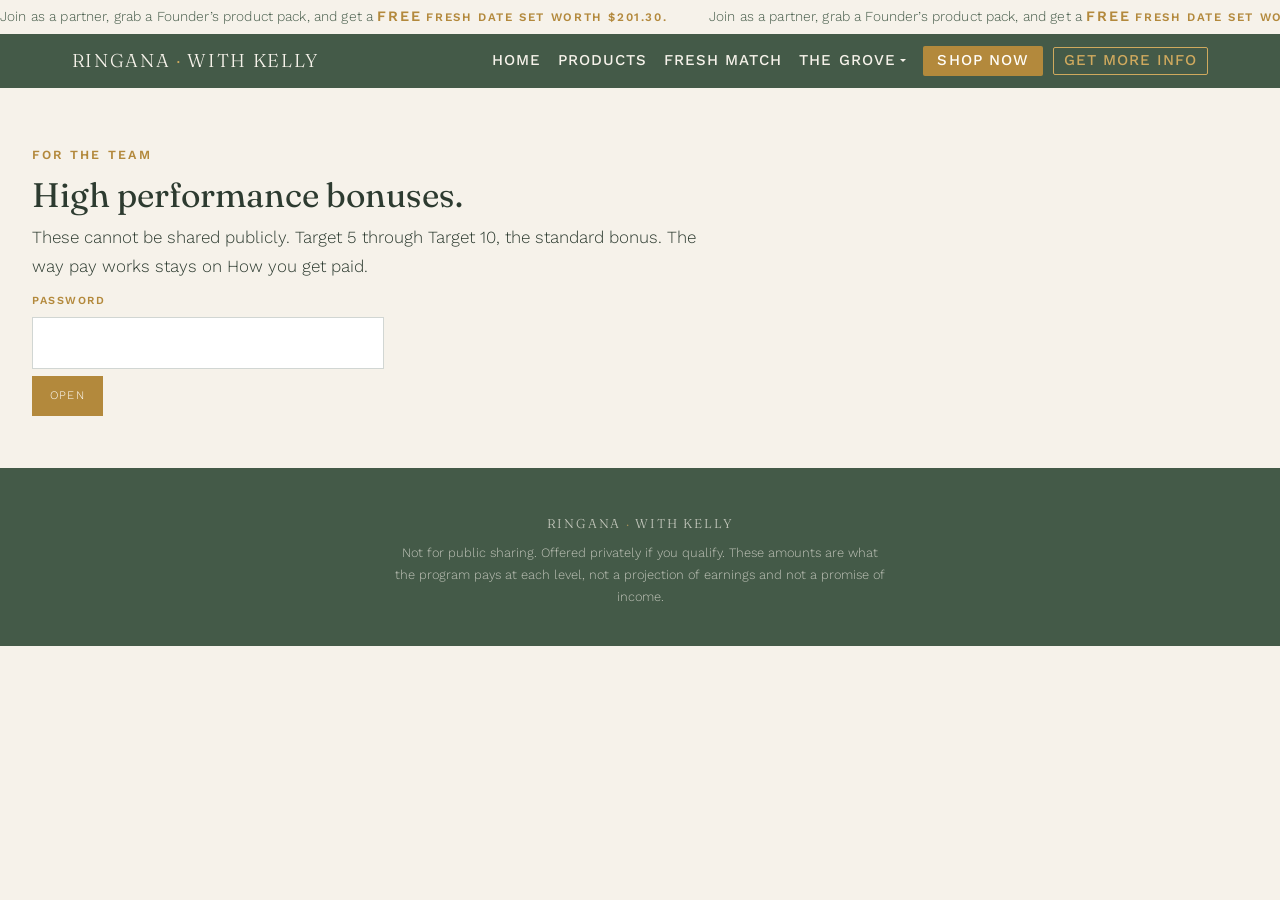
<file: high-performance.html>
<!DOCTYPE html>
<html lang="en">
<head>
<meta charset="UTF-8">
<meta name="viewport" content="width=device-width, initial-scale=1.0">
<script>!function(){var u=navigator.userAgent||"";if(/Instagram|FBAN|FBAV|FB_IAB|FBOS|Facebook|Line\/|TikTok/i.test(u))document.documentElement.classList.add("is-inapp");if(/iPhone|iPad|iPod/i.test(u)||(navigator.platform==="MacIntel"&&navigator.maxTouchPoints>1))document.documentElement.classList.add("is-ios")}();</script>
<title>High performance | Ringana with Kelly</title>
<meta name="robots" content="noindex">
<meta name="description" content="Ask Kelly for the password.">
<meta name="theme-color" content="#445a48">
<link rel="icon" href="favicon.svg" type="image/svg+xml">
<link rel="preconnect" href="https://fonts.googleapis.com">
<link rel="preconnect" href="https://fonts.gstatic.com" crossorigin>
<link href="https://fonts.googleapis.com/css?family=Fraunces:300,400,500,600|Work+Sans:300,400,500,600&display=swap" rel="stylesheet">
<style>
:root{--pine:#5f7a63;--pine-deep:#445a48;--linen:#f6f2ea;--brass:#b3893c;--brass-light:#cfa95e;--ink:#2d3b30;--white:#fdfcf9;--header-offset:4.2rem;}
*{margin:0;padding:0;box-sizing:border-box;}
body{font-family:'Work Sans',sans-serif;font-weight:300;color:var(--ink);background:var(--linen);line-height:1.7;font-size:17px;}
h1,h2,h3{font-family:'Fraunces',serif;font-weight:400;line-height:1.15;}
a{color:inherit;}
.site-header{position:fixed;top:0;left:0;right:0;z-index:100;background:#445a48;padding:.7rem 1.35rem;}
.site-header-inner{max-width:1180px;margin:0 auto;display:flex;justify-content:space-between;align-items:center;gap:1rem;}
.site-brand{font-family:'Fraunces',serif;color:var(--linen);font-size:.95rem;letter-spacing:.12em;text-transform:uppercase;text-decoration:none;white-space:nowrap;}
.site-brand span{color:var(--brass-light);}
.site-nav{display:flex;align-items:center;gap:.7rem;}
.site-nav a{color:var(--linen);text-decoration:none;font-size:.68rem;letter-spacing:.06em;text-transform:uppercase;}
footer{background:var(--pine-deep);color:var(--linen);padding:2.4rem 1.4rem;text-align:center;}
.foot-brand{font-family:'Fraunces',serif;letter-spacing:.14em;text-transform:uppercase;}
.foot-brand span{color:var(--brass-light);}
footer p{font-size:.8rem;opacity:.7;max-width:62ch;margin:.45rem auto 0;}
</style>
<link rel="stylesheet" href="site-extra.css?v=37">
<link rel="stylesheet" href="why-now.css?v=14">
<script src="grove-nav.js?v=2" defer></script>
</head>
<body>
<header class="site-header" id="siteHeader">
  <a class="offer-bar" aria-label="Join as a partner, grab a Founder’s product pack, and get a free FRESH Date Set worth $201.30." href="october.html"><span class="offer-track"><span class="offer-group"><span class="offer-copy"><span class="for-wide">Join as a partner, grab a Founder’s product pack, and get a </span><span class="for-narrow">Join as a partner · grab a Founder’s pack</span><span class="offer-hook"><b class="offer-free">free</b> <b class="offer-set">FRESH Date Set worth $201.30.</b></span></span><span class="offer-copy"><span class="for-wide">Join as a partner, grab a Founder’s product pack, and get a </span><span class="for-narrow">Join as a partner · grab a Founder’s pack</span><span class="offer-hook"><b class="offer-free">free</b> <b class="offer-set">FRESH Date Set worth $201.30.</b></span></span><span class="offer-copy"><span class="for-wide">Join as a partner, grab a Founder’s product pack, and get a </span><span class="for-narrow">Join as a partner · grab a Founder’s pack</span><span class="offer-hook"><b class="offer-free">free</b> <b class="offer-set">FRESH Date Set worth $201.30.</b></span></span><span class="offer-copy"><span class="for-wide">Join as a partner, grab a Founder’s product pack, and get a </span><span class="for-narrow">Join as a partner · grab a Founder’s pack</span><span class="offer-hook"><b class="offer-free">free</b> <b class="offer-set">FRESH Date Set worth $201.30.</b></span></span></span><span class="offer-group" aria-hidden="true"><span class="offer-copy"><span class="for-wide">Join as a partner, grab a Founder’s product pack, and get a </span><span class="for-narrow">Join as a partner · grab a Founder’s pack</span><span class="offer-hook"><b class="offer-free">free</b> <b class="offer-set">FRESH Date Set worth $201.30.</b></span></span><span class="offer-copy"><span class="for-wide">Join as a partner, grab a Founder’s product pack, and get a </span><span class="for-narrow">Join as a partner · grab a Founder’s pack</span><span class="offer-hook"><b class="offer-free">free</b> <b class="offer-set">FRESH Date Set worth $201.30.</b></span></span><span class="offer-copy"><span class="for-wide">Join as a partner, grab a Founder’s product pack, and get a </span><span class="for-narrow">Join as a partner · grab a Founder’s pack</span><span class="offer-hook"><b class="offer-free">free</b> <b class="offer-set">FRESH Date Set worth $201.30.</b></span></span><span class="offer-copy"><span class="for-wide">Join as a partner, grab a Founder’s product pack, and get a </span><span class="for-narrow">Join as a partner · grab a Founder’s pack</span><span class="offer-hook"><b class="offer-free">free</b> <b class="offer-set">FRESH Date Set worth $201.30.</b></span></span></span></span></a>
  <div class="site-header-inner">
    <a href="index.html" class="site-brand">Ringana <span>·</span> with Kelly</a>
    <nav class="site-nav" aria-label="Primary">
      <a href="index.html">Home</a>
      <a href="products.html">Products</a>
      <a class="nav-quiz" id="quizNav" href="https://quiz.thefreshgrove.team/?shop=amorose.ringana.us&code=drkelly&with=kelly-amorose&who=Kelly&look=grove&fonts=fraunces&corners=sharp" target="_blank" rel="noopener">Fresh Match</a>
      <div class="nav-drop">
        <button type="button" class="nav-plan" aria-expanded="false" aria-haspopup="true">The Grove</button>
        <div class="nav-menu">
          <a href="business.html">The team</a>
          <a href="why-now.html">How you get paid</a>
          <a href="october.html">New partners</a>
        </div>
      </div>
      <span class="nav-end">
        <a href="https://amorose.ringana.us/?lang=en" class="nav-cta nav-shop" target="_blank" rel="noopener">Shop Now</a>
        <a href="index.html#connect" class="nav-cta nav-cta-scroll">Get more info</a>
      </span>
    </nav>
  </div>
</header>
<main class="why-main" style="padding-top:9rem">
  <div class="container">
    <p class="why-kicker">For the team</p>
    <h1 class="section-title">High performance bonuses.</h1>
    <p>These cannot be shared publicly. Target 5 through Target 10, the standard bonus. The way pay works stays on How you get paid.</p>
    <form class="lib-gate" id="hpGate">
      <label for="hpPass">Password</label>
      <input id="hpPass" name="password" type="password" autocomplete="current-password" required>
      <button type="submit">Open</button>
      <p class="err" id="hpErr" hidden>That password doesn’t open it.</p>
    </form>
    <div id="hpSheet" hidden></div>
  </div>
</main>
<footer>
  <p class="foot-brand">Ringana <span>·</span> with Kelly</p>
  <p>Not for public sharing. Offered privately if you qualify. These amounts are what the program pays at each level, not a projection of earnings and not a promise of income.</p>
</footer>
<script>
(function () {
  var gate = document.getElementById("hpGate");
  var sheet = document.getElementById("hpSheet");
  if (!gate || !sheet) return;
  var rows = [
    ["Target 5", "330 customer volume and TT-2 of 4,000", "3 partners", "5th month", "$3,300"],
    ["Target 6", "330 customer volume and TT-2 of 8,000", "4 partners", "6th month", "$5,500"],
    ["Target 7", "330 customer volume and TT-2 of 15,000", "5 partners", "7th month", "$8,250"],
    ["Target 8", "330 customer volume and TT-3 of 20,000", "6 partners", "8th month", "$11,000"],
    ["Target 9", "330 customer volume and TT-3 of 40,000", "7 partners", "9th month", "$22,000"],
    ["Target 10", "330 customer volume and TT-3 of 60,000", "8 partners", "10th month", "$33,000"]
  ];
  function board() {
    var head = "<div class=\"hp-head\"><span></span><span>Partners</span><span>Time</span><span>Standard</span></div>";
    var body = rows.map(function (r, i) {
      var peak = i === rows.length - 1 ? " peak" : "";
      return "<div class=\"hp-row" + peak + "\"><div class=\"who\"><b>" + r[0] + "</b><span class=\"qual\">" + r[1] + "</span></div><span>" + r[2] + "</span><span>" + r[3] + "</span><em>" + r[4] + "</em></div>";
    }).join("");
    return "<div class=\"hp-board\">" + head + body + "<p class=\"hp-foot\">These are the standard amounts. Reaching a level takes the sales and active partners shown.</p></div>";
  }
  gate.addEventListener("submit", function (e) {
    e.preventDefault();
    var input = document.getElementById("hpPass");
    var err = document.getElementById("hpErr");
    var val = (input && input.value || "").trim().toLowerCase();
    if (val !== "drkelly") {
      if (err) err.hidden = false;
      sheet.hidden = true;
      sheet.innerHTML = "";
      return;
    }
    if (err) err.hidden = true;
    gate.hidden = true;
    sheet.hidden = false;
    sheet.innerHTML =
      "<p class=\"why-kicker\">High performance bonus</p>" +
      "<h2 class=\"section-title\">Targets 5 through 10.</h2>" +
      "<p>These cannot be shared publicly, but they will be offered privately if you qualify. The way the lower Targets pay stays on How you get paid.</p>" +
      board() +
      "<p class=\"hp-after\">TT-2 is team volume with the two strongest teams removed. TT-3 removes three. Customer volume sits inside that team volume.</p>" +
      "<p class=\"why-disclaimer\">These cannot be shared publicly, but they will be offered privately if you qualify. They are what the program pays at each level, not a projection of earnings. Reaching a level requires the sales and active partners shown. Not a promise of income.</p>";
  });
})();
</script>
<div class="quiz-prompt" id="quizPrompt" hidden>
  <button type="button" class="quiz-prompt-back" id="quizPromptDismiss" aria-label="Not now"></button>
  <div class="quiz-prompt-card" role="dialog" aria-modal="true" aria-labelledby="quizPromptTitle">
    <p class="quiz-prompt-kicker">The Fresh Match</p>
    <h2 id="quizPromptTitle">Not sure where to start?</h2>
    <p>A few questions, then a short list that opens on this shop.</p>
    <div class="quiz-prompt-actions">
      <a class="btn btn-brass" id="quizPromptGo" href="https://quiz.thefreshgrove.team/?shop=amorose.ringana.us&code=drkelly&with=kelly-amorose&who=Kelly&look=grove&fonts=fraunces&corners=sharp" target="_blank" rel="noopener">Get your Fresh Match</a>
      <button type="button" class="btn btn-ghost" id="quizPromptLater">Not now</button>
    </div>
  </div>
</div>
<script src="quiz-door.js?v=1" defer></script>
</body>
</html>
</file>
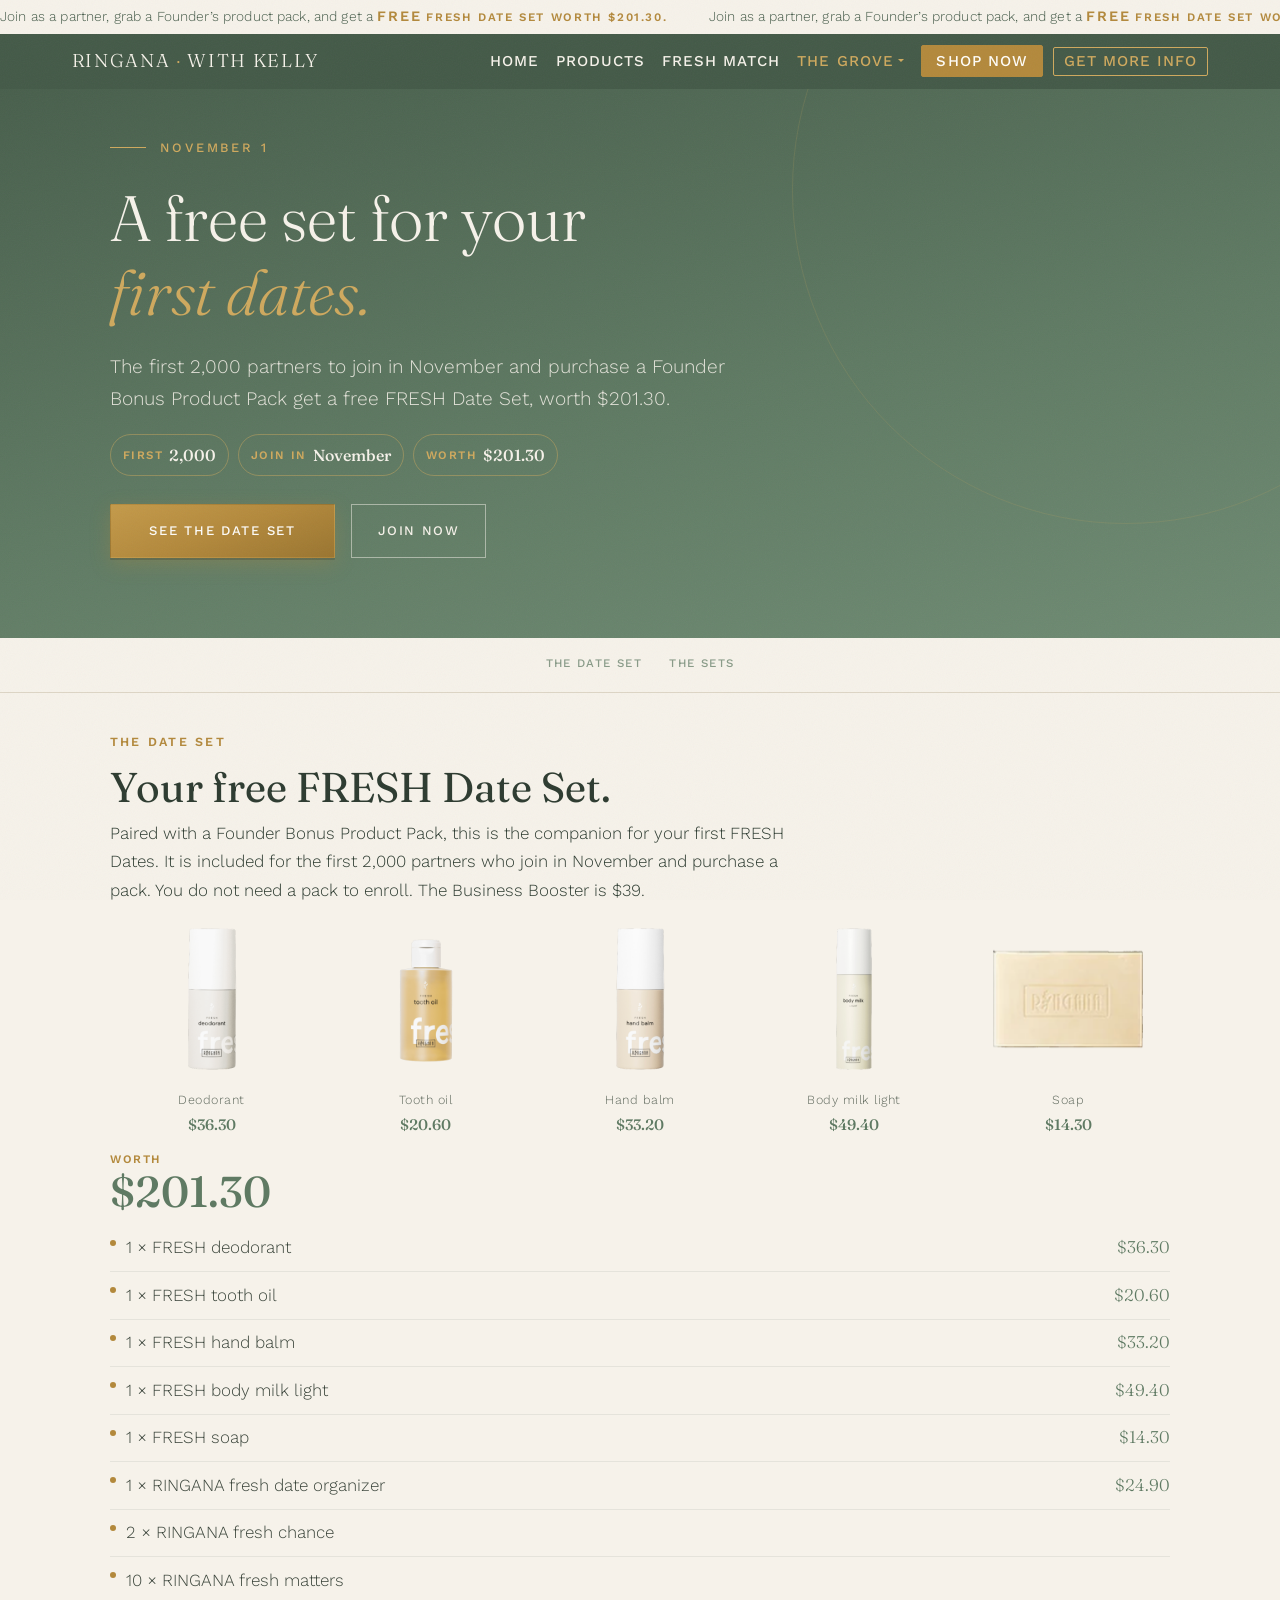
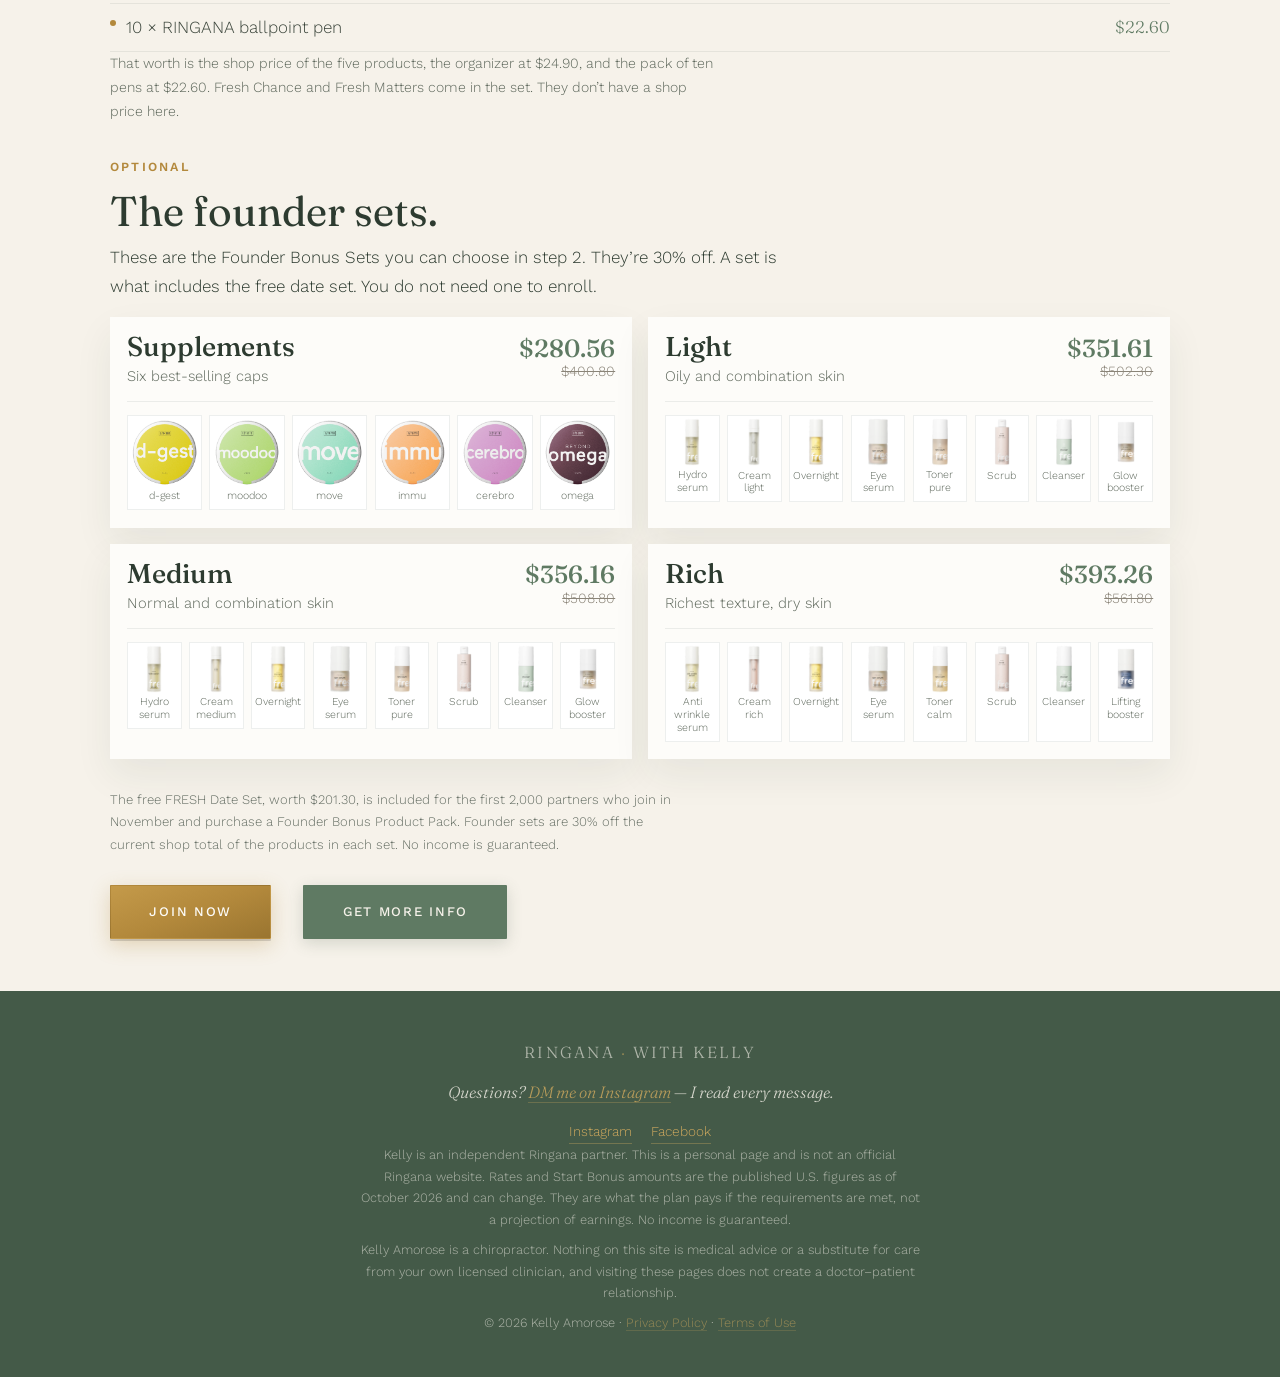
<file: october.html>
<!DOCTYPE html>
<html lang="en">
<head>
<!-- CLIENT:START head -->
<meta charset="UTF-8">
<meta name="viewport" content="width=device-width, initial-scale=1.0">
<script>!function(){var u=navigator.userAgent||"";if(/Instagram|FBAN|FBAV|FB_IAB|FBOS|Facebook|Line\/|TikTok/i.test(u))document.documentElement.classList.add("is-inapp");if(/iPhone|iPad|iPod/i.test(u)||(navigator.platform==="MacIntel"&&navigator.maxTouchPoints>1))document.documentElement.classList.add("is-ios")}();</script>
<title>New partners | A free FRESH Date Set with Kelly</title>
<meta name="description" content="The first 2,000 partners to join in November who purchase a Founder Bonus Product Pack get a free FRESH Date Set, worth $201.30.">
<link rel="canonical" href="https://thefreshgrove.team/ringana-with-kelly/october.html">
<meta property="og:type" content="website">
<meta property="og:site_name" content="Ringana with Kelly">
<meta property="og:title" content="New partners | A free FRESH Date Set with Kelly">
<meta property="og:description" content="The first 2,000 partners to join in November who purchase a Founder Bonus Product Pack get a free FRESH Date Set, worth $201.30.">
<meta property="og:url" content="https://thefreshgrove.team/ringana-with-kelly/october.html">
<meta property="og:image" content="https://thefreshgrove.team/ringana-with-kelly/og-image.jpg?v=20260824">
<meta property="og:image:secure_url" content="https://thefreshgrove.team/ringana-with-kelly/og-image.jpg?v=20260824">
<meta property="og:image:type" content="image/jpeg">
<meta property="og:image:width" content="1200">
<meta property="og:image:height" content="630">
<meta property="og:image:alt" content="New partners | A free FRESH Date Set with Kelly">
<meta property="og:locale" content="en_US">
<meta name="twitter:card" content="summary_large_image">
<meta name="twitter:title" content="New partners | A free FRESH Date Set with Kelly">
<meta name="twitter:description" content="The first 2,000 partners to join in November who purchase a Founder Bonus Product Pack get a free FRESH Date Set, worth $201.30.">
<meta name="twitter:image" content="https://thefreshgrove.team/ringana-with-kelly/og-image.jpg?v=20260824">
<meta name="twitter:image:alt" content="New partners | A free FRESH Date Set with Kelly">
<meta name="theme-color" content="#445a48">
<link rel="icon" href="favicon.svg" type="image/svg+xml">
<link rel="preconnect" href="https://fonts.googleapis.com">
<link rel="preconnect" href="https://fonts.gstatic.com" crossorigin>
<link href="https://fonts.googleapis.com/css?family=Caveat:400,500,600|Fraunces:300,400,500,600|Work+Sans:300,400,500,600&display=swap" rel="stylesheet">
<script type="application/ld+json">
{
  "@context": "https://schema.org",
  "@graph": [
    {
      "@type": "WebPage",
      "@id": "https://thefreshgrove.team/ringana-with-kelly/october.html#webpage",
      "url": "https://thefreshgrove.team/ringana-with-kelly/october.html",
      "name": "New partners | A free FRESH Date Set with Kelly",
      "description": "The first 2,000 partners to join in November who purchase a Founder Bonus Product Pack get a free FRESH Date Set, worth $201.30.",
      "isPartOf": {"@id": "https://thefreshgrove.team/ringana-with-kelly/#website"},
      "about": {"@id": "https://thefreshgrove.team/ringana-with-kelly/#person"}
    }
  ]
}
</script>
<!-- CLIENT:END head -->
<style>
/* CLIENT:START theme */
:root{
  --pine:#5f7a63;
  --pine-deep:#445a48;
  --linen:#f6f2ea;
  --linen-warm:#efe8db;
  --brass:#b3893c;
  --brass-light:#cfa95e;
  --sage:#8ea38f;
  --sage-light:#c9d6ca;
  --ink:#2d3b30;
  --white:#fdfcf9;
  --header-expanded:7.5rem;
  --header-offset:7.5rem;
}
/* CLIENT:END theme */
/* CORE:START css */
*{margin:0;padding:0;box-sizing:border-box;}
html{scroll-behavior:smooth;}
body{font-family:'Work Sans',sans-serif;font-weight:300;color:var(--ink);background:var(--linen);line-height:1.7;font-size:17px;-webkit-font-smoothing:antialiased;}
body::before{content:'';position:fixed;inset:0;pointer-events:none;z-index:9998;opacity:.04;background-image:url("data:image/svg+xml,%3Csvg viewBox='0 0 200 200' xmlns='http://www.w3.org/2000/svg'%3E%3Cfilter id='n'%3E%3CfeTurbulence type='fractalNoise' baseFrequency='0.85' numOctaves='4' stitchTiles='stitch'/%3E%3C/filter%3E%3Crect width='100%25' height='100%25' filter='url(%23n)'/%3E%3C/svg%3E");background-size:180px 180px;}
h1,h2,h3,h4,.serif{font-family:'Fraunces',serif;font-weight:400;line-height:1.15;}
a{color:inherit;}
a:focus-visible,button:focus-visible,summary:focus-visible{outline:2px solid var(--brass-light);outline-offset:3px;}

.site-header{
  position:fixed;top:0;left:0;right:0;z-index:100;
  background:rgba(68,90,72,0.95);
  padding:1.35rem 2rem 1rem;
  transition:padding .35s ease,background .35s ease,box-shadow .35s ease;
}
.site-header.is-scrolled{
  padding:.8rem 2rem;
  background:rgba(68,90,72,.98);
  box-shadow:0 4px 24px rgba(68,90,72,.22);
}
.site-header-inner{
  max-width:1060px;margin:0 auto;
  display:flex;flex-direction:column;align-items:center;gap:.9rem;
  transition:gap .35s ease;
}
.site-header.is-scrolled .site-header-inner{
  flex-direction:row;justify-content:space-between;align-items:center;gap:1.25rem;
}
.site-brand{
  font-family:'Fraunces',serif;
  color:var(--linen);
  font-size:clamp(1.15rem,3vw,1.6rem);
  letter-spacing:.2em;
  text-transform:uppercase;
  text-decoration:none;
  white-space:nowrap;
  line-height:1.2;
  transition:font-size .35s ease,letter-spacing .35s ease;
}
.site-brand span{color:var(--brass-light);}
.site-header.is-scrolled .site-brand{
  font-size:clamp(.82rem,2.2vw,1rem);
  letter-spacing:.14em;
}
.site-nav{
  display:flex;flex-wrap:wrap;align-items:center;justify-content:center;
  gap:1.2rem 2rem;
  transition:gap .35s ease;
}
.site-header.is-scrolled .site-nav{justify-content:flex-end;align-items:center;gap:.85rem 1.15rem;flex-wrap:nowrap;}
.site-nav .nav-about{margin-left:0;transition:margin-left .35s ease;}
.site-header.is-scrolled .site-nav .nav-about{margin-left:.85rem;}
.site-nav a{color:var(--linen);text-decoration:none;font-size:.82rem;letter-spacing:.08em;text-transform:uppercase;font-weight:400;opacity:.85;transition:opacity .2s,color .2s;}
.site-nav a:hover{opacity:1;color:var(--brass-light);}
.site-nav a.active{opacity:1;color:var(--brass-light);}
.nav-cta{border:1px solid var(--brass-light);padding:.45rem 1.15rem;border-radius:2px;color:var(--brass-light) !important;opacity:1 !important;font-size:.78rem;letter-spacing:.08em;text-transform:uppercase;white-space:nowrap;transition:background .2s,color .2s,opacity .35s ease,max-width .35s ease,padding .35s ease,margin .35s ease,border-color .35s ease,visibility 0s;}
.nav-cta:hover{background:var(--brass-light);color:var(--pine) !important;}
.nav-cta-scroll{max-width:0;width:0;padding-left:0;padding-right:0;margin-left:0;border-color:transparent;border-width:0;opacity:0;visibility:hidden;overflow:hidden;pointer-events:none;position:absolute;}
.site-header.is-scrolled .nav-cta-scroll{max-width:11rem;width:auto;padding:.45rem 1.15rem;margin-left:1rem;border-color:var(--brass-light);border-width:1px;opacity:1;visibility:visible;pointer-events:auto;position:static;}
body.nav-open{overflow:hidden;}

.page-hero{background:linear-gradient(168deg,var(--pine-deep) 0%,var(--pine) 60%,#6f8b73 100%);color:var(--linen);padding:calc(var(--header-expanded) + 3rem) 2rem 5rem;position:relative;overflow:clip;}
.page-hero::after{content:'';position:absolute;right:-14vw;top:-16vh;width:52vw;height:52vw;max-width:700px;max-height:700px;border:1px solid rgba(207,169,94,.16);border-radius:50%;pointer-events:none;}
.page-hero-inner{max-width:1060px;margin:0 auto;position:relative;z-index:2;}
.hero-eyebrow{font-size:.8rem;letter-spacing:.22em;text-transform:uppercase;color:var(--brass-light);font-weight:500;margin-bottom:1.4rem;display:flex;align-items:center;gap:.9rem;}
.hero-eyebrow::before{content:'';width:36px;height:1px;background:var(--brass-light);}
.page-hero h1{font-size:clamp(2.4rem,5.4vw,4rem);font-weight:300;margin-bottom:1.4rem;max-width:15ch;}
.page-hero h1 em{font-style:italic;color:var(--brass-light);}
.page-hero p{font-size:clamp(1.02rem,1.5vw,1.2rem);max-width:56ch;opacity:.88;}

section{padding:5.5rem 2rem;}
.container{max-width:1060px;margin:0 auto;}
.eyebrow{font-size:.78rem;letter-spacing:.22em;text-transform:uppercase;color:var(--brass);font-weight:600;margin-bottom:1rem;}
.section-title{font-size:clamp(1.8rem,3.6vw,2.6rem);font-weight:400;margin-bottom:1.3rem;max-width:24ch;}
.lede{font-size:1.12rem;max-width:62ch;margin-bottom:1.6rem;}
.btn{display:inline-block;padding:.95rem 2.4rem;font-family:'Work Sans',sans-serif;font-size:.82rem;font-weight:500;letter-spacing:.13em;text-transform:uppercase;text-decoration:none;border-radius:1px;transition:transform .22s ease,box-shadow .22s ease,background .22s ease;cursor:pointer;border:1px solid transparent;}
.btn-brass{background:linear-gradient(160deg,#c49a4a 0%,var(--brass) 50%,#9a7530 100%);color:var(--white);box-shadow:0 2px 0 rgba(0,0,0,.14),0 6px 20px rgba(179,137,60,.3);}
.btn-brass:hover{background:linear-gradient(160deg,#d4ad5e 0%,var(--brass-light) 55%,var(--brass) 100%);transform:translateY(-2px);box-shadow:0 3px 0 rgba(0,0,0,.1),0 10px 28px rgba(179,137,60,.38);}
.btn-pine{background:var(--pine);color:var(--linen);box-shadow:0 4px 16px rgba(68,90,72,.2);}
.btn-pine:hover{background:var(--pine-deep);transform:translateY(-2px);}

/* Standards band — mirrors homepage */
.standards{background:var(--pine);color:var(--linen);padding:3.2rem 2rem;}
.standards .container{display:grid;grid-template-columns:repeat(4,1fr);gap:2rem;text-align:center;}
.standard-item{border-left:1px solid rgba(207,169,94,.3);padding:0 1rem;}
.standard-item:first-child{border-left:none;}
.standard-icon{display:block;width:2rem;height:2rem;margin:0 auto .55rem;color:var(--brass-light);opacity:.8;}
.standard-item .num{font-family:'Fraunces',serif;font-size:clamp(1.5rem,2.4vw,1.9rem);color:var(--brass-light);display:block;margin-bottom:.35rem;line-height:1.1;}
.standard-item .label{font-size:.78rem;letter-spacing:.1em;text-transform:uppercase;opacity:.82;line-height:1.45;white-space:normal;}

/* Why now band */
.whynow{background:var(--linen);}
.whynow .standards{margin-top:3rem;}
.moment-grid{display:grid;grid-template-columns:1fr 1fr;gap:1.3rem;margin-top:2.4rem;}
.moment-card{background:var(--white);border-radius:3px;padding:2rem 1.8rem;border-top:3px solid var(--brass);}
.moment-card h3{font-size:1.2rem;margin-bottom:.6rem;}
.moment-card p{font-size:.95rem;opacity:.9;}
.moment-card .stat{font-family:'Fraunces',serif;font-size:2rem;color:var(--brass);display:block;margin-bottom:.3rem;}

/* How it works */
.how{background:var(--linen-warm);}
.steps{margin-top:2.6rem;}
.step{display:grid;grid-template-columns:88px 1fr;gap:1.8rem;padding:1.9rem 0;border-top:1px solid #ddd5c5;align-items:start;}
.step:first-child{border-top:none;}
.step-num{font-family:'Fraunces',serif;font-size:2.4rem;color:var(--brass);line-height:1;padding-top:.2rem;}
.step h3{font-size:1.25rem;margin-bottom:.4rem;}
.step p{max-width:62ch;font-size:.98rem;}

/* The Opportunity */
.opportunity{background:var(--white);}
.opportunity-grid{
  display:grid;
  grid-template-columns:repeat(5,minmax(0,1fr));
  gap:1rem;
  margin-top:2.4rem;
  align-items:stretch;
}
.opportunity-card{
  display:flex;
  flex-direction:column;
  justify-content:center;
  align-items:center;
  text-align:center;
  min-height:9.5rem;
  padding:1.75rem 1rem;
  border:1px solid #e3d9c8;
  border-radius:3px;
  background:var(--linen);
  border-top:3px solid var(--brass);
}
.opportunity-card .num{
  font-family:'Fraunces',serif;
  font-size:clamp(1.35rem,2.2vw,1.95rem);
  color:var(--brass);
  display:block;
  margin-bottom:.45rem;
  line-height:1.15;
}
.opportunity-card .num.long{font-size:clamp(1rem,1.6vw,1.4rem);}
.opportunity-card .label{
  font-size:.74rem;
  letter-spacing:.06em;
  text-transform:uppercase;
  opacity:.88;
  line-height:1.45;
  max-width:14ch;
}
.opportunity-card--featured{
  background:linear-gradient(175deg,#fffdf8 0%,var(--linen) 100%);
  border-color:rgba(179,137,60,.45);
  box-shadow:0 8px 24px rgba(179,137,60,.12);
}
.opportunity-card--featured .num{font-size:clamp(1.55rem,2.4vw,2.1rem);}
.opportunity-note{
  font-size:.88rem;
  opacity:.72;
  margin:1.4rem auto 0;
  max-width:62ch;
  text-align:center;
}
.why-partner .highlight{font-family:'Fraunces',serif;color:var(--brass);font-weight:500;}

/* You do / Ringana does */
.split{background:var(--pine);color:var(--linen);position:relative;overflow:hidden;}
.split::after{content:'';position:absolute;left:-12vw;bottom:-24vh;width:48vw;height:48vw;border:1px solid rgba(207,169,94,.14);border-radius:50%;pointer-events:none;}
.split .eyebrow{color:var(--brass-light);}
.split .section-title{color:var(--linen);}
.split .lede{opacity:.9;}
.split-grid{display:grid;grid-template-columns:1fr 1fr;gap:1.4rem;margin-top:2.6rem;position:relative;z-index:2;}
.split-col{border:1px solid rgba(207,169,94,.3);border-radius:3px;padding:2rem 1.8rem;background:rgba(20,37,25,.35);}
.split-col h3{color:var(--brass-light);font-size:1.25rem;margin-bottom:1.1rem;}
.split-col ul{list-style:none;}
.split-col li{padding:.55rem 0 .55rem 1.6rem;position:relative;font-size:.96rem;opacity:.92;border-top:1px solid rgba(246,242,234,.08);}
.split-col li:first-child{border-top:none;}
.split-col li::before{content:'—';position:absolute;left:0;color:var(--brass-light);}

/* Fit check */
.fit{background:var(--linen);}
.fit-grid{display:grid;grid-template-columns:1fr 1fr;gap:3rem;margin-top:2.4rem;}
.fit-col h3{font-size:1.25rem;margin-bottom:1rem;padding-bottom:.6rem;border-bottom:2px solid var(--brass);display:inline-block;}
.fit-col ul{list-style:none;}
.fit-col li{padding:.6rem 0 .6rem 1.7rem;position:relative;font-size:.97rem;}
.fit-yes li::before{content:'✓';position:absolute;left:0;color:var(--pine);font-weight:600;}
.fit-no li::before{content:'✕';position:absolute;left:0;color:var(--brass);font-weight:600;}

/* Founding team */
.founding-spread{
  padding:0 0 clamp(4rem,7vw,6rem);
  background:var(--linen-warm);
}
.founding-banner{
  position:relative;
  min-height:min(38vh,360px);
  display:flex;
  align-items:center;
  overflow:hidden;
}
.founding-banner-bg{
  position:absolute;
  inset:0;
  z-index:0;
}
.founding-banner-bg img{
  width:100%;
  height:100%;
  object-fit:cover;
  object-position:center 42%;
  display:block;
}
.founding-banner-bg::after{
  content:'';
  position:absolute;
  inset:0;
  background:linear-gradient(180deg,transparent 0%,rgba(246,242,234,.12) 70%,rgba(246,242,234,.35) 100%);
  pointer-events:none;
}
.founding-banner-overlay{
  position:relative;
  z-index:2;
  width:100%;
  max-width:1060px;
  margin:0 auto;
  padding:clamp(2.4rem,4.5vw,3.5rem) 2rem 1.4rem;
}
.founding-banner-box{
  display:inline-block;
  background:rgba(253,252,249,.92);
  backdrop-filter:blur(10px);
  -webkit-backdrop-filter:blur(10px);
  border-radius:2px;
  padding:1.25rem 1.5rem 1.4rem;
  max-width:min(100%,42ch);
  box-shadow:0 8px 24px rgba(68,90,72,.08);
}
.founding-banner-box .eyebrow{margin-bottom:.75rem;}
.founding-banner-box .section-title{margin:0;max-width:16ch;}
.founding-content{
  max-width:1060px;
  margin:0 auto;
  padding:0 2rem;
}
.founding-panel{
  position:relative;
  z-index:3;
  margin-top:-.5rem;
  background:var(--white);
  padding:2.35rem 2.1rem;
  border-radius:2px;
  box-shadow:0 14px 44px rgba(68,90,72,.09);
}
.founding-panel p{margin-bottom:1.1rem;max-width:none;}
.founding-panel .pull{margin:1.4rem 0;}
.founding-panel .why-partner{
  margin:1.6rem 0 0;
  padding:1.5rem 0 0;
  background:transparent;
  border:none;
  border-top:1px solid rgba(179,137,60,.28);
  border-radius:0;
}
.founding-panel .why-partner h3{font-size:1.12rem;margin-bottom:.7rem;}
.founding-panel .why-partner p{font-size:.96rem;margin-bottom:.75rem;}
.founding-panel .cta-row{margin-top:1.8rem;}
.pull{font-family:'Fraunces',serif;font-style:italic;font-size:1.2rem;color:var(--pine);border-left:2px solid var(--brass);padding-left:1.2rem;line-height:1.45;}
.why-partner .highlight{font-family:'Fraunces',serif;color:var(--brass);font-weight:500;}
.cta-row{display:flex;gap:1rem;flex-wrap:wrap;}
.why-partner{
  margin:2.4rem 0;
  padding:2rem 1.8rem;
  background:var(--white);
  border-left:3px solid var(--brass);
  border-radius:3px;
}
.why-partner h3{font-size:1.25rem;margin-bottom:.9rem;}
.why-partner p{max-width:62ch;margin-bottom:.9rem;}
.why-partner p:last-child{margin-bottom:0;}

/* FAQ */
.faq{background:var(--linen);}
.faq-list{margin-top:2.2rem;max-width:800px;}
.faq details{border-top:1px solid #ddd5c5;padding:1.2rem 0;}
.faq details:last-child{border-bottom:1px solid #ddd5c5;}
.faq summary{
  font-family:'Fraunces',serif;
  font-size:1.15rem;
  cursor:pointer;
  list-style:none;
  display:flex;
  justify-content:space-between;
  align-items:center;
  gap:1rem;
  -webkit-tap-highlight-color:transparent;
}
.faq summary::-webkit-details-marker{display:none;}
.faq summary::after{content:'+';font-size:1.5rem;color:var(--brass);flex-shrink:0;transition:transform .25s;}
.faq details[open] summary::after{transform:rotate(45deg);}
.faq details p{padding-top:.9rem;font-size:.97rem;max-width:64ch;}

/* Connect modal — letter style */
.connect-modal{position:fixed;inset:0;z-index:200;display:flex;align-items:center;justify-content:center;padding:1.4rem;opacity:0;visibility:hidden;pointer-events:none;transition:opacity .25s ease,visibility .25s ease;}
.connect-modal.open{opacity:1;visibility:visible;pointer-events:auto;}
.connect-modal-backdrop{position:absolute;inset:0;background:rgba(20,37,25,.65);}
.connect-modal-panel.letter-panel{position:relative;z-index:2;width:min(100%,560px);max-height:min(92dvh,820px);overflow:auto;background:transparent;border:none;box-shadow:none;padding:0;}
.connect-modal-close{position:absolute;top:.6rem;right:.8rem;z-index:3;background:rgba(255,255,255,.7);border:1px solid #e3d9c8;border-radius:50%;font-size:1.5rem;line-height:1;color:var(--pine);cursor:pointer;width:2.2rem;height:2.2rem;display:flex;align-items:center;justify-content:center;}
.letter-paper{background:linear-gradient(175deg,#fffcf7 0%,#f8f3ea 100%);border:1px solid #e3d9c8;border-radius:2px;padding:2.8rem 2.6rem 2.4rem;box-shadow:0 24px 60px rgba(68,90,72,.24),inset 0 1px 0 rgba(255,255,255,.85);position:relative;}
.letter-paper::before{content:'';position:absolute;inset:0;background-image:url("data:image/svg+xml,%3Csvg viewBox='0 0 200 200' xmlns='http://www.w3.org/2000/svg'%3E%3Cfilter id='n'%3E%3CfeTurbulence type='fractalNoise' baseFrequency='0.9' numOctaves='4' stitchTiles='stitch'/%3E%3C/filter%3E%3Crect width='100%25' height='100%25' filter='url(%23n)'/%3E%3C/svg%3E");opacity:.05;pointer-events:none;border-radius:2px;}
.letter-head,.letter-body-copy,.letter-form,.letter-interest,.letter-sign,.modal-fine{position:relative;z-index:1;}
.letter-signup{display:flex;flex-direction:column;gap:0;}
.letter-interest{width:100%;margin:0 0 .75rem;}
.letter-interest-label{
  font-family:'Work Sans',sans-serif;
  font-size:.72rem;
  font-weight:600;
  letter-spacing:.07em;
  text-transform:uppercase;
  color:var(--pine);
  margin:0 0 .45rem;
}
.letter-interest-row{display:flex;flex-wrap:nowrap;gap:.32rem;width:100%;}
.letter-interest-chip{
  flex:1 1 0;
  min-width:0;
  font-family:'Work Sans',sans-serif;
  font-size:.68rem;
  font-weight:600;
  line-height:1.25;
  text-align:center;
  color:var(--ink);
  background:#fff;
  border:1.5px solid rgba(95,122,99,.28);
  border-radius:999px;
  padding:.5rem .15rem;
  cursor:pointer;
  transition:background .15s,border-color .15s,color .15s,box-shadow .15s;
}
.letter-interest-chip:hover{border-color:var(--brass);}
.letter-interest-chip.on{
  background:var(--pine);
  border-color:var(--pine);
  color:#fff;
  box-shadow:0 2px 10px rgba(68,90,72,.22);
}
.letter-interest-error{
  font-family:'Work Sans',sans-serif;
  font-size:.82rem;
  color:#9b3b3b;
  margin:.4rem 0 0;
}
.letter-name{width:100%;margin:0 0 .75rem;}
.letter-name-input{
  width:100%;
  box-sizing:border-box;
  font-family:'Work Sans',sans-serif;
  background:#fffcf7;
  border:1px solid rgba(28,50,39,.18);
  color:var(--ink);
  padding:.85rem 1rem;
  font-size:.95rem;
  border-radius:1px;
}
.letter-name-input:focus{
  outline:2px solid var(--brass);
  outline-offset:1px;
  border-color:var(--brass);
}

.letter-salutation{font-family:'Caveat',cursive;font-size:2.4rem;font-weight:500;margin-bottom:.6rem;color:var(--pine);line-height:1.1;transform:rotate(-.8deg);transform-origin:left center;}
.letter-body-copy p{font-family:'Caveat',cursive;font-size:1.45rem;line-height:1.55;margin-bottom:1.2rem;max-width:48ch;color:var(--ink);}

/* fs-submit-visible */
.connect-modal-panel.letter-panel{
  -webkit-overflow-scrolling:touch;
  scroll-padding-bottom:6rem;
}
#fd-form-modal [class*="__content"],
#fd-form-modal [class*="__fields"],
#fd-form-modal [class*="__footer"]{
  display:flex !important;
  flex-direction:column !important;
  width:100% !important;
  max-width:100% !important;
}
#fd-form-modal [class*="__footer"],
#fd-form-modal [class*="__button"],
#fd-form-modal button.fd-btn,
#kit-form-modal .formkit-submit,
#kit-form-modal [data-element="submit"]{
  display:block !important;
  visibility:visible !important;
  opacity:1 !important;
  width:100% !important;
  max-width:100% !important;
  box-sizing:border-box !important;
  margin-top:.65rem !important;
}
@media (max-width:720px){
  .connect-modal{padding:.7rem .7rem max(.7rem, env(safe-area-inset-bottom));align-items:flex-start;}
  .connect-modal-panel.letter-panel{max-height:96dvh;}
  .letter-paper{padding:1.5rem 1.15rem 1.25rem;}
  .letter-salutation{font-size:2rem;margin-bottom:.35rem;}
  .letter-body-copy p{font-size:1.2rem;margin-bottom:.7rem;}
}
@media (max-height:740px){
  .letter-body-copy p{margin-bottom:.45rem;}
  .letter-sign{margin-top:.8rem;}
}
#fd-form-modal,#fd-form-modal > *{margin:0 !important;}
#fd-form-modal .ff-kit-removed__form{padding:0 !important;margin:0 !important;}
#fd-form-modal input,#fd-form-modal textarea,#fd-form-modal select,#fd-form-modal button{font-family:'Work Sans',sans-serif !important;border-radius:1px !important;}
#fd-form-modal input:focus,#fd-form-modal textarea:focus,#fd-form-modal select:focus{outline:2px solid var(--brass) !important;outline-offset:1px !important;}
#fd-form-modal .ff-kit-removed__success,
#fd-form-modal .ff-kit-removed__success-message{
  display:none !important;
  visibility:hidden !important;
  height:0 !important;
  overflow:hidden !important;
  padding:0 !important;
  margin:0 !important;
}
#fd-form-modal.is-submitted .ff-kit-removed__form{display:none !important;}
.optin-success{
  display:none;
  text-align:center;
  padding:2rem 1.5rem 1.5rem;
  margin-top:.35rem;
  border:1px solid rgba(179,137,60,.42);
  border-radius:2px;
  background:linear-gradient(175deg,#fffdf8 0%,#f3ebdc 100%);
  box-shadow:0 10px 32px rgba(179,137,60,.22),inset 0 1px 0 rgba(255,255,255,.9);
}
.optin-success.is-visible{display:block;}
.optin-success-mark{
  width:3.5rem;height:3.5rem;
  margin:0 auto 1.1rem;
  border-radius:50%;
  background:linear-gradient(160deg,#c49a4a 0%,var(--brass) 50%,#9a7530 100%);
  color:var(--white,#fff);
  font-size:1.65rem;
  line-height:3.5rem;
  font-weight:600;
  box-shadow:0 4px 16px rgba(179,137,60,.35);
}
.optin-success-eyebrow{
  font-size:.78rem;
  letter-spacing:.22em;
  text-transform:uppercase;
  color:var(--brass);
  margin-bottom:.55rem;
  font-weight:500;
}
.optin-success-title{
  font-family:'Fraunces',serif;
  font-size:2rem;
  color:var(--pine);
  margin-bottom:.75rem;
  line-height:1.2;
}
.optin-success-copy{
  font-family:'Work Sans',sans-serif;
  font-size:1.08rem;
  line-height:1.65;
  color:rgba(34,48,31,.85);
  max-width:38ch;
  margin:0 auto;
}
.letter-paper.is-submitted .letter-body-copy,
.letter-paper.is-submitted .letter-interest,
.letter-paper.is-submitted .letter-name,
.letter-paper.is-submitted .letter-social,
.letter-paper.is-submitted .letter-sign,
.letter-paper.is-submitted .modal-fine{display:none;}
.letter-sign{font-family:'Caveat',cursive;margin-top:1.4rem;color:var(--pine);font-size:1.75rem;font-weight:500;transform:rotate(-1.2deg);transform-origin:left center;}
.modal-fine{font-size:.75rem;opacity:.55;margin-top:1.2rem;text-align:left;}

.foot-ig{
  background:var(--pine-deep);
  width:100%;
  margin:.55rem 0 1.2rem;
  padding:1.05rem 1.4rem 1.6rem;
}
footer .foot-ig-label{
  font-family:'Fraunces',serif;
  font-style:italic;
  font-weight:400;
  font-size:.98rem;
  letter-spacing:.02em;
  color:var(--linen);
  opacity:.82;
  max-width:none;
  margin:0 auto .95rem;
}
.foot-ig-grid{
  max-width:780px;
  margin:0 auto;
}
.foot-ig-grid behold-widget{display:block;width:100%;}
footer{background:var(--pine-deep);color:var(--linen);padding:3rem 0 2.2rem;text-align:center;}
.foot-brand{font-family:'Fraunces',serif;letter-spacing:.14em;text-transform:uppercase;font-size:1rem;margin-bottom:.8rem;padding:0 2rem;}
.foot-brand span{color:var(--brass-light);}
.foot-cta{
  font-family:'Fraunces',serif;
  font-style:italic;
  font-size:1.02rem;
  opacity:.82;
  margin-bottom:.45rem;
  max-width:48ch;
  margin-left:auto;
  margin-right:auto;
  padding:0 2rem;
}
.foot-cta a{color:var(--brass-light);text-decoration:none;border-bottom:1px solid rgba(207,169,94,.35);}
.foot-cta a:hover{opacity:1;border-bottom-color:var(--brass-light);}
footer p{font-size:.8rem;opacity:.6;max-width:74ch;margin:0 auto .5rem;padding:0 2rem;}


.reveal{opacity:0;transform:translateY(22px);transition:opacity .7s ease,transform .7s ease;}
.reveal.visible{opacity:1;transform:none;}
@media (prefers-reduced-motion:reduce){html{scroll-behavior:auto;}.reveal{opacity:1;transform:none;transition:none;}}

@media (max-width:880px){
  .site-header{padding:1rem .9rem .9rem;}
  .site-header.is-scrolled{padding:.85rem .9rem;}
  .site-header.is-scrolled .site-header-inner{
    flex-direction:column;
    align-items:center;
    gap:.65rem;
  }
  .site-brand{font-size:1.02rem;letter-spacing:.12em;text-align:center;width:100%;padding-right:0;}
  .site-header.is-scrolled .site-brand{font-size:.92rem;letter-spacing:.1em;width:100%;}
  .site-nav{gap:0 .95rem;justify-content:center;width:auto;max-width:100%;margin:0 auto;flex-wrap:nowrap;}
  .site-header.is-scrolled .site-nav{justify-content:center;align-items:center;gap:0 .72rem;width:auto;max-width:100%;margin:0 auto;flex-wrap:nowrap;}
  .site-header.is-scrolled .site-nav a:not(.nav-cta){padding:.5rem 0;}
  .site-nav a{
    font-size:.74rem;
    letter-spacing:.055em;
    padding:.5rem 0;
    opacity:.95;
  }
  .site-header.is-scrolled .site-nav .nav-about{margin-left:0;}
  .nav-cta{padding:.6rem 1.05rem;font-size:.68rem;letter-spacing:.07em;}
  .site-header.is-scrolled .nav-cta-scroll{
    max-width:9.6rem;
    padding:.42rem .65rem;
    margin-left:.4rem;
    margin-top:0;
    font-size:.6rem;
    flex:0 0 auto;
    display:inline-flex;
    align-items:center;
    justify-content:center;
  }
  .moment-grid,.split-grid,.fit-grid{grid-template-columns:1fr;}
  .founding-banner{min-height:min(34vh,300px);}
  .founding-banner-overlay{padding:2rem 1.4rem 1rem;}
  .founding-banner-box{padding:1.1rem 1.25rem 1.2rem;}
  .founding-content{padding:0 1.4rem;}
  .founding-panel{margin-top:0;padding:2rem 1.5rem;}
  .opportunity-grid{grid-template-columns:1fr 1fr;gap:.85rem;}
  .opportunity-card{min-height:7.5rem;padding:1.35rem .85rem;}
  .opportunity-card .num{font-size:1.45rem;}
  .opportunity-card .label{font-size:.66rem;letter-spacing:.04em;max-width:none;}
  .opportunity-card--featured{grid-column:1 / -1;min-height:auto;padding:1.5rem 1rem;}
  .opportunity-card--featured .num{font-size:1.75rem;}
  .opportunity .reveal,
  .opportunity .reveal.visible{opacity:1;transform:none;}
  .founding-spread .reveal,
  .founding-spread .reveal.visible,
  .founding-banner-box.reveal,
  .founding-banner-box.reveal.visible{opacity:1;transform:none;}
  .fit-grid{gap:2rem;}
  .standards{padding:2rem 1rem;overflow:hidden;}
  .standards .container{grid-template-columns:1fr 1fr;gap:1.1rem .75rem;width:100%;max-width:100%;margin:0;padding:0;}
  .standard-item,
  .standard-item:first-child,
  .standard-item:nth-child(3){
    border-left:none !important;
    border-top:1px solid rgba(207,169,94,.22);
    padding:.55rem .25rem 0;
  }
  .standard-item:nth-child(1),
  .standard-item:nth-child(2){border-top:none;padding-top:0;}
  .standard-item .label{font-size:.6rem;letter-spacing:.03em;line-height:1.35;white-space:normal;}
  .faq{padding-bottom:4.5rem;}
  .faq .reveal,
  .faq .reveal.visible{opacity:1;transform:none;}
  .faq-list{margin-top:1.6rem;max-width:none;}
  .faq summary{
    font-size:1.05rem;
    line-height:1.35;
    padding:.45rem 0;
    min-height:44px;
    align-items:flex-start;
  }
  .faq summary::after{margin-top:.05rem;}
  .faq details p{font-size:.95rem;max-width:none;}
}
@media (max-width:1100px) and (min-width:881px){
  .opportunity-grid{
    grid-template-columns:repeat(6,1fr);
    gap:.9rem;
  }
  .opportunity-card:nth-child(-n+3){grid-column:span 2;}
  .opportunity-card:nth-child(4){grid-column:2 / span 2;}
  .opportunity-card:nth-child(5){grid-column:4 / span 2;}
  .opportunity-card--featured{box-shadow:0 6px 20px rgba(179,137,60,.1);}
}
@media (max-width:640px){
  section{padding:4rem 1.4rem;}
  .page-hero{padding:calc(var(--header-expanded) + 2rem) 1.4rem 3.6rem;}
  .step{grid-template-columns:56px 1fr;gap:1.1rem;}
  .step-num{font-size:1.8rem;}
  .site-header{padding:.95rem .85rem .85rem;}
  .site-nav a{font-size:.72rem;padding:.5rem 0;}
  .site-header.is-scrolled .site-nav a:not(.nav-cta){padding:.45rem 0;font-size:.66rem;}
  .site-header.is-scrolled .nav-cta-scroll{padding:.4rem .55rem;font-size:.56rem;margin-left:.28rem;}
}
footer .foot-copy a,footer .foot-legal a{color:var(--brass-light);text-decoration:none;border-bottom:1px solid rgba(207,169,94,.35);}
footer .foot-copy a:hover,footer .foot-legal a:hover{border-bottom-color:var(--brass-light);}
footer .foot-legal{max-width:78ch;}
.letter-join-consent{display:flex;align-items:flex-start;gap:.55rem;margin:.15rem 0 0;font-size:.78rem;line-height:1.45;opacity:.78;text-align:left;font-family:'Work Sans',system-ui,sans-serif;}
.letter-join-consent input{margin-top:.2rem;flex:0 0 auto;}
.letter-join-consent a{color:var(--brass);text-decoration:underline;}
/* Instagram / Facebook in-app: variable fonts drop word spaces and clip display type. */
html.is-inapp{word-spacing:.28em;}
html.is-inapp .site-brand{letter-spacing:.12em;word-spacing:.45em;}
html.is-inapp .site-nav a,html.is-inapp .btn,html.is-inapp .nav-cta,html.is-inapp .standard-item .label,html.is-inapp .eyebrow,html.is-inapp .hero-eyebrow{letter-spacing:.06em;word-spacing:.4em;}
html.is-inapp .hero h1,html.is-inapp .page-hero h1,html.is-inapp h1{padding-top:.14em;line-height:1.2;overflow:visible;}
html.is-inapp .site-nav{flex-wrap:nowrap;}
/* CORE:END css */
</style>
<link rel="stylesheet" href="site-extra.css?v=37">
<script src="grove-nav.js?v=2" defer></script>
<link rel="stylesheet" href="why-now.css?v=14">
</head>
<body>

<!-- CLIENT:START site-header -->
<header class="site-header" id="siteHeader">
  <a class="offer-bar" aria-label="Join as a partner, grab a Founder’s product pack, and get a free FRESH Date Set worth $201.30." href="#dates"><span class="offer-track"><span class="offer-group"><span class="offer-copy"><span class="for-wide">Join as a partner, grab a Founder’s product pack, and get a </span><span class="for-narrow">Join as a partner · grab a Founder’s pack</span><span class="offer-hook"><b class="offer-free">free</b> <b class="offer-set">FRESH Date Set worth $201.30.</b></span></span><span class="offer-copy"><span class="for-wide">Join as a partner, grab a Founder’s product pack, and get a </span><span class="for-narrow">Join as a partner · grab a Founder’s pack</span><span class="offer-hook"><b class="offer-free">free</b> <b class="offer-set">FRESH Date Set worth $201.30.</b></span></span><span class="offer-copy"><span class="for-wide">Join as a partner, grab a Founder’s product pack, and get a </span><span class="for-narrow">Join as a partner · grab a Founder’s pack</span><span class="offer-hook"><b class="offer-free">free</b> <b class="offer-set">FRESH Date Set worth $201.30.</b></span></span><span class="offer-copy"><span class="for-wide">Join as a partner, grab a Founder’s product pack, and get a </span><span class="for-narrow">Join as a partner · grab a Founder’s pack</span><span class="offer-hook"><b class="offer-free">free</b> <b class="offer-set">FRESH Date Set worth $201.30.</b></span></span></span><span class="offer-group" aria-hidden="true"><span class="offer-copy"><span class="for-wide">Join as a partner, grab a Founder’s product pack, and get a </span><span class="for-narrow">Join as a partner · grab a Founder’s pack</span><span class="offer-hook"><b class="offer-free">free</b> <b class="offer-set">FRESH Date Set worth $201.30.</b></span></span><span class="offer-copy"><span class="for-wide">Join as a partner, grab a Founder’s product pack, and get a </span><span class="for-narrow">Join as a partner · grab a Founder’s pack</span><span class="offer-hook"><b class="offer-free">free</b> <b class="offer-set">FRESH Date Set worth $201.30.</b></span></span><span class="offer-copy"><span class="for-wide">Join as a partner, grab a Founder’s product pack, and get a </span><span class="for-narrow">Join as a partner · grab a Founder’s pack</span><span class="offer-hook"><b class="offer-free">free</b> <b class="offer-set">FRESH Date Set worth $201.30.</b></span></span><span class="offer-copy"><span class="for-wide">Join as a partner, grab a Founder’s product pack, and get a </span><span class="for-narrow">Join as a partner · grab a Founder’s pack</span><span class="offer-hook"><b class="offer-free">free</b> <b class="offer-set">FRESH Date Set worth $201.30.</b></span></span></span></span></a>
  <div class="site-header-inner">
    <a href="index.html" class="site-brand">Ringana <span>·</span> with Kelly</a>
    <nav class="site-nav" id="navLinks" aria-label="Primary">
      <a href="index.html">Home</a>
      <a href="products.html">Products</a>
      <a class="nav-quiz" id="quizNav" href="https://quiz.thefreshgrove.team/?shop=amorose.ringana.us&code=drkelly&with=kelly-amorose&who=Kelly&look=grove&fonts=fraunces&corners=sharp" target="_blank" rel="noopener">Fresh Match</a>
      <div class="nav-drop">
        <button type="button" class="nav-plan active" aria-expanded="false" aria-haspopup="true">The Grove</button>
        <div class="nav-menu">
          <a href="business.html">The team</a>
          <a href="why-now.html">How you get paid</a>
          <a href="october.html" class="active">New partners</a>
        </div>
      </div>
      <span class="nav-end">
        <a href="https://amorose.ringana.us/?lang=en" class="nav-cta nav-shop" target="_blank" rel="noopener">Shop Now</a>
        <a href="#" class="nav-cta nav-cta-scroll" data-open-connect>Get more info</a>
      </span>
    </nav>
  </div>
</header>
<!-- CLIENT:END site-header -->
<!-- CLIENT:START page-business -->
<header class="page-hero">
  <div class="page-hero-inner">
    <div class="hero-eyebrow">November 1</div>
    <h1>A free set for your <em>first dates.</em></h1>
    <p>The first 2,000 partners to join in November and purchase a Founder Bonus Product Pack get a free FRESH Date Set, worth $201.30.</p>
    <div class="hero-door">
      <span>First <b>2,000</b></span>
      <span>Join in <b>November</b></span>
      <span>Worth <b>$201.30</b></span>
    </div>
    <div class="hero-actions">
      <a href="#dates" class="btn btn-brass">See the date set</a>
      <a href="pre-register.html" class="btn-line">Join now</a>
    </div>
  </div>
</header>

<nav class="page-subnav" aria-label="On this page">
  <div class="page-subnav-inner">
    <a href="#dates">The date set</a>
    <a href="#sets">The sets</a>
  </div>
</nav>

<main class="why-main">
  <div class="container">
    <section id="october">
      <p class="why-kicker" id="dates">The date set</p>
      <h2 class="section-title">Your free FRESH Date Set.</h2>
      <p>Paired with a Founder Bonus Product Pack, this is the companion for your first FRESH Dates. It is included for the first 2,000 partners who join in November and purchase a pack. You do not need a pack to enroll. The Business Booster is $39.</p>
      <div class="date-row">
        <figure><img src="packs/fresh-deodorant.png" alt="FRESH deodorant"><figcaption>Deodorant<b>$36.30</b></figcaption></figure>
        <figure><img src="packs/fresh-tooth-oil.png" alt="FRESH tooth oil"><figcaption>Tooth oil<b>$20.60</b></figcaption></figure>
        <figure><img src="packs/fresh-hand-balm.png" alt="FRESH hand balm"><figcaption>Hand balm<b>$33.20</b></figcaption></figure>
        <figure><img src="packs/fresh-body-milk-light.png" alt="FRESH body milk light"><figcaption>Body milk light<b>$49.40</b></figcaption></figure>
        <figure><img src="packs/fresh-soap.png" alt="FRESH soap"><figcaption>Soap<b>$14.30</b></figcaption></figure>
      </div>
      <p class="date-worth"><span>Worth</span>$201.30</p>
      <ul class="date-list">
        <li>1 × FRESH deodorant <em>$36.30</em></li>
        <li>1 × FRESH tooth oil <em>$20.60</em></li>
        <li>1 × FRESH hand balm <em>$33.20</em></li>
        <li>1 × FRESH body milk light <em>$49.40</em></li>
        <li>1 × FRESH soap <em>$14.30</em></li>
        <li>1 × RINGANA fresh date organizer <em>$24.90</em></li>
        <li>2 × RINGANA fresh chance</li>
        <li>10 × RINGANA fresh matters</li>
        <li>10 × RINGANA ballpoint pen <em>$22.60</em></li>
      </ul>
      <p class="why-fine">That worth is the shop price of the five products, the organizer at $24.90, and the pack of ten pens at $22.60. Fresh Chance and Fresh Matters come in the set. They don’t have a shop price here.</p>

      <p class="why-kicker" id="sets" style="margin-top:2rem">Optional</p>
      <h2 class="section-title">The founder sets.</h2>
      <p>These are the Founder Bonus Sets you can choose in step 2. They’re 30% off. A set is what includes the free date set. You do not need one to enroll.</p>
      <div class="pack-list">
        <article class="pack">
          <header class="pack-head">
            <div>
              <h3>Supplements</h3>
              <p class="who">Six best-selling caps</p>
            </div>
            <p class="pack-price"><span class="now">$280.56</span><span class="was">$400.80</span></p>
          </header>
          <div class="pics six">
            <figure><img src="packs/caps-d-gest.png" alt="d-gest"><figcaption>d-gest</figcaption></figure>
            <figure><img src="packs/caps-moodoo.png" alt="moodoo"><figcaption>moodoo</figcaption></figure>
            <figure><img src="packs/caps-move.png" alt="move"><figcaption>move</figcaption></figure>
            <figure><img src="packs/caps-immu.png" alt="immu"><figcaption>immu</figcaption></figure>
            <figure><img src="packs/caps-cerebro.png" alt="cerebro"><figcaption>cerebro</figcaption></figure>
            <figure><img src="packs/beyond-omega.png" alt="omega"><figcaption>omega</figcaption></figure>
          </div>
        </article>
        <article class="pack">
          <header class="pack-head">
            <div>
              <h3>Light</h3>
              <p class="who">Oily and combination skin</p>
            </div>
            <p class="pack-price"><span class="now">$351.61</span><span class="was">$502.30</span></p>
          </header>
          <div class="pics eight">
            <figure><img src="packs/fresh-hydro-serum.png" alt="Hydro serum"><figcaption>Hydro serum</figcaption></figure>
            <figure><img src="packs/fresh-cream-light.png" alt="Cream light"><figcaption>Cream light</figcaption></figure>
            <figure><img src="packs/fresh-overnight-face-treatment.png" alt="Overnight"><figcaption>Overnight</figcaption></figure>
            <figure><img src="packs/fresh-eye-serum.png" alt="Eye serum"><figcaption>Eye serum</figcaption></figure>
            <figure><img src="packs/fresh-toner-pure.png" alt="Toner pure"><figcaption>Toner pure</figcaption></figure>
            <figure><img src="packs/fresh-scrub-face-body.png" alt="Scrub"><figcaption>Scrub</figcaption></figure>
            <figure><img src="packs/fresh-cleanser.png" alt="Cleanser"><figcaption>Cleanser</figcaption></figure>
            <figure><img src="packs/fresh-glow-booster.png" alt="Glow booster"><figcaption>Glow booster</figcaption></figure>
          </div>
        </article>
        <article class="pack">
          <header class="pack-head">
            <div>
              <h3>Medium</h3>
              <p class="who">Normal and combination skin</p>
            </div>
            <p class="pack-price"><span class="now">$356.16</span><span class="was">$508.80</span></p>
          </header>
          <div class="pics eight">
            <figure><img src="packs/fresh-hydro-serum.png" alt="Hydro serum"><figcaption>Hydro serum</figcaption></figure>
            <figure><img src="packs/fresh-cream-medium.png" alt="Cream medium"><figcaption>Cream medium</figcaption></figure>
            <figure><img src="packs/fresh-overnight-face-treatment.png" alt="Overnight"><figcaption>Overnight</figcaption></figure>
            <figure><img src="packs/fresh-eye-serum.png" alt="Eye serum"><figcaption>Eye serum</figcaption></figure>
            <figure><img src="packs/fresh-toner-pure.png" alt="Toner pure"><figcaption>Toner pure</figcaption></figure>
            <figure><img src="packs/fresh-scrub-face-body.png" alt="Scrub"><figcaption>Scrub</figcaption></figure>
            <figure><img src="packs/fresh-cleanser.png" alt="Cleanser"><figcaption>Cleanser</figcaption></figure>
            <figure><img src="packs/fresh-glow-booster.png" alt="Glow booster"><figcaption>Glow booster</figcaption></figure>
          </div>
        </article>
        <article class="pack">
          <header class="pack-head">
            <div>
              <h3>Rich</h3>
              <p class="who">Richest texture, dry skin</p>
            </div>
            <p class="pack-price"><span class="now">$393.26</span><span class="was">$561.80</span></p>
          </header>
          <div class="pics eight">
            <figure><img src="packs/fresh-anti-wrinkle-serum.png" alt="Anti wrinkle serum"><figcaption>Anti wrinkle serum</figcaption></figure>
            <figure><img src="packs/fresh-cream-rich.png" alt="Cream rich"><figcaption>Cream rich</figcaption></figure>
            <figure><img src="packs/fresh-overnight-face-treatment.png" alt="Overnight"><figcaption>Overnight</figcaption></figure>
            <figure><img src="packs/fresh-eye-serum.png" alt="Eye serum"><figcaption>Eye serum</figcaption></figure>
            <figure><img src="packs/fresh-toner-calm.png" alt="Toner calm"><figcaption>Toner calm</figcaption></figure>
            <figure><img src="packs/fresh-scrub-face-body.png" alt="Scrub"><figcaption>Scrub</figcaption></figure>
            <figure><img src="packs/fresh-cleanser.png" alt="Cleanser"><figcaption>Cleanser</figcaption></figure>
            <figure><img src="packs/fresh-lifting-booster.png" alt="Lifting booster"><figcaption>Lifting booster</figcaption></figure>
          </div>
        </article>
      </div>

      <p class="why-disclaimer">The free FRESH Date Set, worth $201.30, is included for the first 2,000 partners who join in November and purchase a Founder Bonus Product Pack. Founder sets are 30% off the current shop total of the products in each set. No income is guaranteed.</p>
      <div class="why-cta">
        <a href="pre-register.html" class="btn btn-brass">Join now</a>
        <a href="#" class="btn btn-pine" data-open-connect>Get more info</a>
      </div>
    </section>
  </div>
</main>
<!-- CLIENT:END page-business -->



<!-- CLIENT:START connect-modal -->
<div class="connect-modal" id="connectModal" aria-hidden="true" role="dialog" aria-label="Get more info">
  <div class="connect-modal-backdrop" data-close-connect></div>
  <div class="connect-modal-panel letter-panel">
    <button class="connect-modal-close" type="button" aria-label="Close" data-close-connect>&times;</button>
    <div class="letter-paper">
      <div class="letter-signup" id="site-signup">
        <header class="letter-head">
          <h2 class="letter-salutation">friend,</h2>
        </header>
        <div class="letter-body-copy">
          <p>I'll personally email you — launch updates, honest notes on the products I'm excited to try, and how the business works if you want to build alongside me.</p>
        </div>
        <div class="letter-name letter-float" data-fs-lead-name>
          <input type="text" id="fs-lead-name" class="letter-name-input" name="fs-name" autocomplete="name" maxlength="80" placeholder="Your name">
          <label class="letter-float-label" for="fs-lead-name">Your name</label>
          <p class="letter-interest-error" id="fs-name-error" hidden>Please enter your name.</p>
        </div>
        <input type="hidden" id="fs-interest" value="both">
        <div class="letter-form" id="kit-form-modal">
          <script async data-uid="df86f42a40" src="https://dr-kelly-amorose.kit.com/df86f42a40/index.js"></script>
        </div>
      </div>
      <p class="letter-sign">— Kelly</p>
      <p class="modal-fine">No spam, ever. Just the good stuff, and only until you say otherwise.</p>
    </div>
  </div>
</div>
<!-- CLIENT:END connect-modal -->

<!-- CLIENT:START footer -->
<footer>
  <p class="foot-brand">Ringana <span>·</span> with Kelly</p>
  <p class="foot-cta">Questions? <a href="https://www.instagram.com/dr_kelly_amorose" target="_blank" rel="noopener">DM me on Instagram</a> — I read every message.</p>
  <div class="foot-social">
    <a href="https://www.instagram.com/dr_kelly_amorose" target="_blank" rel="noopener">Instagram</a>
    <a href="https://www.facebook.com/share/1JWpixRpPW/?mibextid=wwXIfr" target="_blank" rel="noopener">Facebook</a>
  </div>
  <p class="foot-legal">Kelly is an independent Ringana partner. This is a personal page and is not an official Ringana website. Rates and Start Bonus amounts are the published U.S. figures as of October 2026 and can change. They are what the plan pays if the requirements are met, not a projection of earnings. No income is guaranteed.</p>
  <p class="foot-legal foot-medical">Kelly Amorose is a chiropractor. Nothing on this site is medical advice or a substitute for care from your own licensed clinician, and visiting these pages does not create a doctor–patient relationship.</p>
  <p class="foot-copy">&copy; 2026 Kelly Amorose · <a href="privacy.html">Privacy Policy</a> · <a href="terms.html">Terms of Use</a></p>
</footer>
<!-- CLIENT:END footer -->

<script>
/* CORE:START js */
const siteHeader=document.getElementById('siteHeader');
const reduceMotion=window.matchMedia('(prefers-reduced-motion: reduce)').matches;
let headerTicking=false;

function measureExpandedHeader(){
  if(!siteHeader)return;
  const wasScrolled=siteHeader.classList.contains('is-scrolled');
  siteHeader.classList.remove('is-scrolled');
  document.documentElement.style.setProperty('--header-expanded',siteHeader.offsetHeight+'px');
  if(wasScrolled)siteHeader.classList.add('is-scrolled');
  document.documentElement.style.setProperty('--header-offset',siteHeader.offsetHeight+'px');
}

function updateSiteHeader(){
  if(!siteHeader)return;
  const y=window.scrollY;
  if(siteHeader.classList.contains('is-scrolled')){
    if(y<32)siteHeader.classList.remove('is-scrolled');
  }else if(y>72){
    siteHeader.classList.add('is-scrolled');
  }
  document.documentElement.style.setProperty('--header-offset',siteHeader.offsetHeight+'px');
}

measureExpandedHeader();
window.addEventListener('resize',measureExpandedHeader);
window.addEventListener('scroll',()=>{
  if(headerTicking)return;
  headerTicking=true;
  requestAnimationFrame(()=>{
    updateSiteHeader();
    headerTicking=false;
  });
},{passive:true});

function animateCount(el){
  const target=+el.dataset.count;
  const from=el.dataset.countFrom?+el.dataset.countFrom:null;
  const prefix=el.dataset.prefix||'';
  const suffix=el.dataset.suffix||'';
  const duration=1400;
  const start=performance.now();
  function tick(now){
    const p=Math.min((now-start)/duration,1);
    const eased=1-Math.pow(1-p,3);
    const value=from!==null?Math.round(from-(from-target)*eased):Math.round(target*eased);
    el.textContent=prefix+value+suffix;
    if(p<1)requestAnimationFrame(tick);
  }
  requestAnimationFrame(tick);
}
const countIo=new IntersectionObserver(entries=>{
  entries.forEach(e=>{
    if(e.isIntersecting){
      animateCount(e.target);
      countIo.unobserve(e.target);
    }
  });
},{threshold:.5});
if(!reduceMotion){
  document.querySelectorAll('[data-count]').forEach(el=>countIo.observe(el));
}else{
  document.querySelectorAll('[data-count]').forEach(el=>{
    el.textContent=(el.dataset.prefix||'')+el.dataset.count+(el.dataset.suffix||'');
  });
}

const connectModal=document.getElementById('connectModal');
function setConnectOpen(open){
  if(!connectModal)return;
  connectModal.classList.toggle('open',open);
  connectModal.setAttribute('aria-hidden',open?'false':'true');
  document.body.classList.toggle('nav-open',open);
}
document.querySelectorAll('[data-open-connect]').forEach(el=>{
  el.addEventListener('click',e=>{e.preventDefault();setConnectOpen(true);});
});
connectModal?.querySelectorAll('[data-close-connect]').forEach(el=>{
  el.addEventListener('click',()=>setConnectOpen(false));
});
document.addEventListener('keydown',e=>{
  if(e.key==='Escape'&&connectModal?.classList.contains('open'))setConnectOpen(false);
});

const subnavLinks=document.querySelectorAll('.page-subnav a');
const subnavSections=[...subnavLinks].map(a=>document.querySelector(a.getAttribute('href'))).filter(Boolean);
if(subnavLinks.length&&subnavSections.length){
  const subIo=new IntersectionObserver(entries=>{
    entries.forEach(e=>{
      if(e.isIntersecting){
        const id='#'+e.target.id;
        subnavLinks.forEach(a=>a.classList.toggle('active',a.getAttribute('href')===id));
      }
    });
  },{rootMargin:'-40% 0px -50% 0px',threshold:0});
  subnavSections.forEach(s=>subIo.observe(s));
}

const io=new IntersectionObserver(entries=>{entries.forEach(e=>{if(e.isIntersecting){e.target.classList.add('visible');io.unobserve(e.target);}});},{threshold:0.08,rootMargin:'0px 0px 80px 0px'});
document.querySelectorAll('.reveal').forEach(el=>io.observe(el));
document.querySelectorAll('.faq .reveal, .opportunity .reveal, .biz-rules .reveal, .company .reveal, .hub .reveal, .shelf .reveal, .community .reveal, .founding-spread .reveal, .founding-banner-box.reveal').forEach(el=>el.classList.add('visible'));
/* CORE:END js */
/* CLIENT:START js-optin */
window.FS_SITE_LEAD={slug:"kelly-amorose",root:"#kit-form-modal"};
(function(){function go(){try{window.FSSiteLead&&window.FSSiteLead.watch(window.FS_SITE_LEAD)}catch(e){}}if(window.FSSiteLead){go();return;}var s=document.createElement('script');s.src='site-lead-bridge.js?v=5';s.async=true;s.onload=go;s.onerror=function(){};document.head.appendChild(s);})();
/* CLIENT:END js-optin */

</script>
<div class="quiz-prompt" id="quizPrompt" hidden>
  <button type="button" class="quiz-prompt-back" id="quizPromptDismiss" aria-label="Not now"></button>
  <div class="quiz-prompt-card" role="dialog" aria-modal="true" aria-labelledby="quizPromptTitle">
    <p class="quiz-prompt-kicker">The Fresh Match</p>
    <h2 id="quizPromptTitle">Not sure where to start?</h2>
    <p>A few questions, then a short list that opens on this shop.</p>
    <div class="quiz-prompt-actions">
      <a class="btn btn-brass" id="quizPromptGo" href="https://quiz.thefreshgrove.team/?shop=amorose.ringana.us&code=drkelly&with=kelly-amorose&who=Kelly&look=grove&fonts=fraunces&corners=sharp" target="_blank" rel="noopener">Get your Fresh Match</a>
      <button type="button" class="btn btn-ghost" id="quizPromptLater">Not now</button>
    </div>
  </div>
</div>
<script src="quiz-door.js?v=1" defer></script>
</body>
</html>
</file>
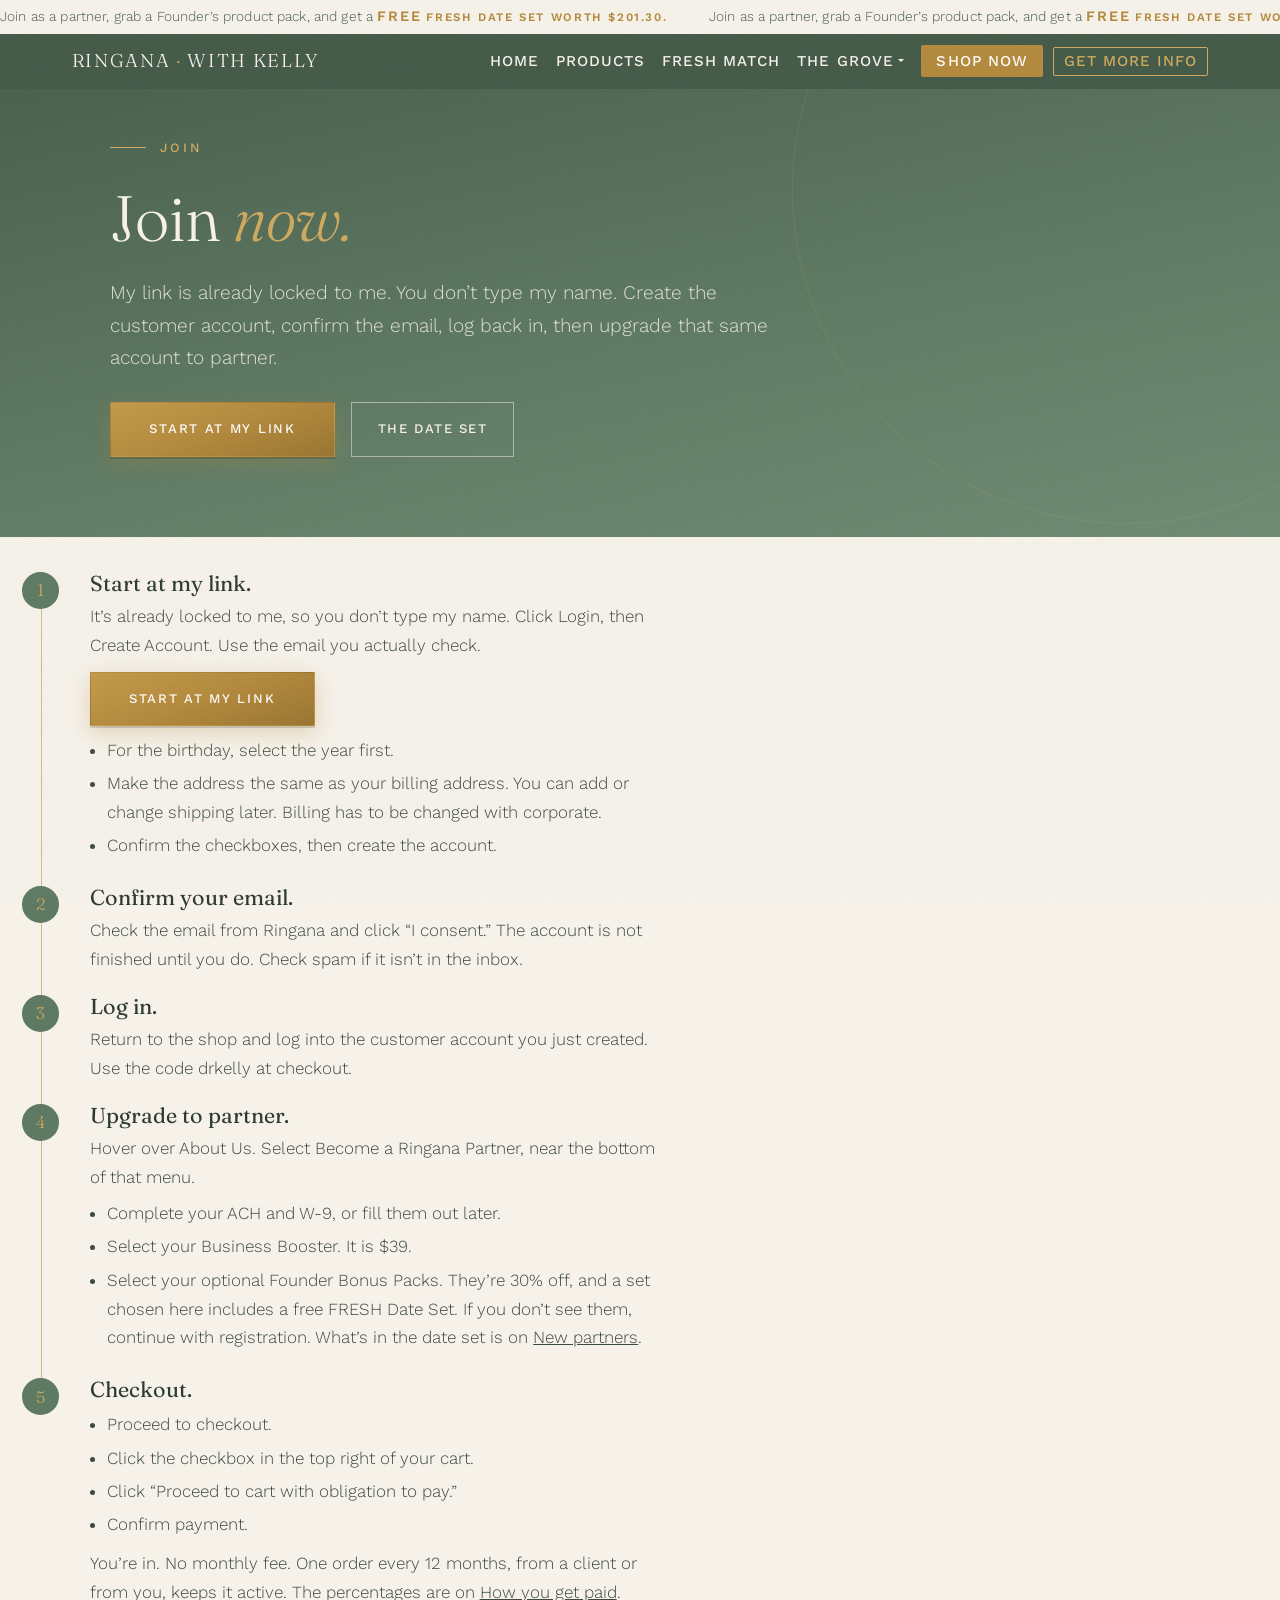
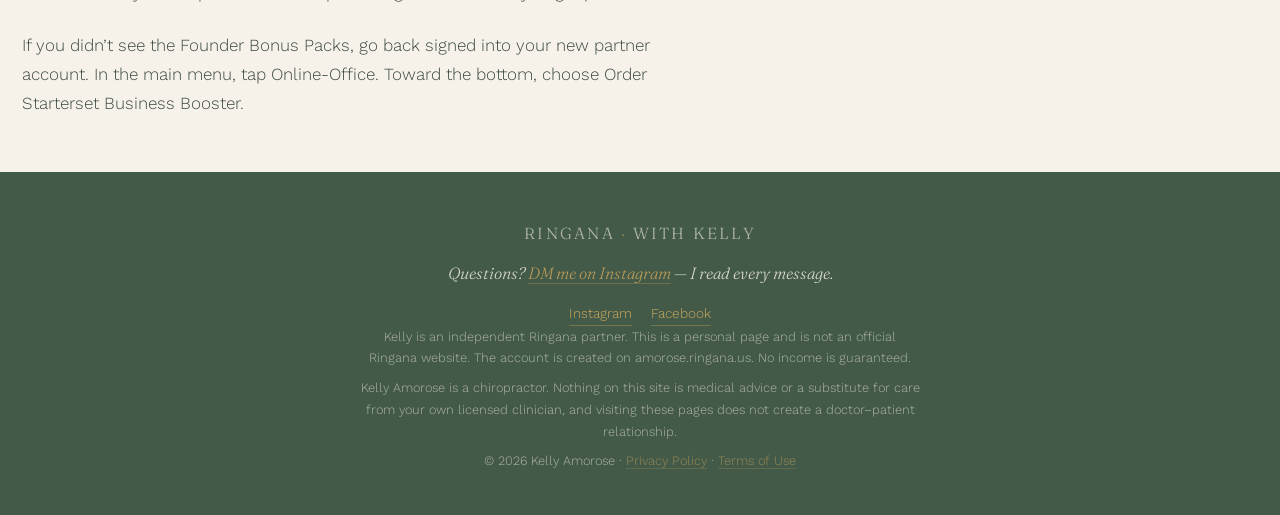
<file: pre-register.html>
<!DOCTYPE html>
<html lang="en">
<head>
<!-- CLIENT:START head -->
<meta charset="UTF-8">
<meta name="viewport" content="width=device-width, initial-scale=1.0">
<script>!function(){var u=navigator.userAgent||"";if(/Instagram|FBAN|FBAV|FB_IAB|FBOS|Facebook|Line\/|TikTok/i.test(u))document.documentElement.classList.add("is-inapp");if(/iPhone|iPad|iPod/i.test(u)||(navigator.platform==="MacIntel"&&navigator.maxTouchPoints>1))document.documentElement.classList.add("is-ios")}();</script>
<title>Join a Ringana Team in the US | Start Here</title>
<meta name="description" content="Join Kelly’s Ringana team in the US. Her link is already locked to her. Create your account, then upgrade that same account to partner.">
<link rel="canonical" href="https://thefreshgrove.team/ringana-with-kelly/pre-register.html">
<meta property="og:type" content="website">
<meta property="og:site_name" content="Ringana with Kelly">
<meta property="og:title" content="Join a Ringana Team in the US | Start Here">
<meta property="og:description" content="Join Kelly’s Ringana team in the US. Her link is already locked to her. Create your account, then upgrade that same account to partner.">
<meta property="og:url" content="https://thefreshgrove.team/ringana-with-kelly/pre-register.html">
<meta property="og:image" content="https://thefreshgrove.team/ringana-with-kelly/og-image.jpg?v=20260824">
<meta property="og:image:secure_url" content="https://thefreshgrove.team/ringana-with-kelly/og-image.jpg?v=20260824">
<meta property="og:image:type" content="image/jpeg">
<meta property="og:image:width" content="1200">
<meta property="og:image:height" content="630">
<meta property="og:image:alt" content="Join a Ringana team in the US with Kelly">
<meta property="og:locale" content="en_US">
<meta name="twitter:card" content="summary_large_image">
<meta name="twitter:title" content="Join a Ringana Team in the US | Start Here">
<meta name="twitter:description" content="Join Kelly’s Ringana team in the US. Her link is already locked to her. Create your account, then upgrade that same account to partner.">
<meta name="twitter:image" content="https://thefreshgrove.team/ringana-with-kelly/og-image.jpg?v=20260824">
<meta name="twitter:image:alt" content="Join a Ringana team in the US with Kelly">
<meta name="theme-color" content="#445a48">
<link rel="icon" href="favicon.svg" type="image/svg+xml">
<link rel="preconnect" href="https://fonts.googleapis.com">
<link rel="preconnect" href="https://fonts.gstatic.com" crossorigin>
<link href="https://fonts.googleapis.com/css?family=Caveat:400,500,600|Fraunces:300,400,500,600|Work+Sans:300,400,500,600&display=swap" rel="stylesheet">
<script type="application/ld+json">
{
  "@context": "https://schema.org",
  "@graph": [
    {
      "@type": "WebPage",
      "@id": "https://thefreshgrove.team/ringana-with-kelly/pre-register.html#webpage",
      "url": "https://thefreshgrove.team/ringana-with-kelly/pre-register.html",
      "name": "Join a Ringana Team in the US | Start Here",
      "description": "Join Kelly’s Ringana team in the US. Her link is already locked to her. Create your account, then upgrade that same account to partner.",
      "isPartOf": {"@id": "https://thefreshgrove.team/ringana-with-kelly/#website"},
      "about": {"@id": "https://thefreshgrove.team/ringana-with-kelly/#person"}
    }
  ]
}
</script>
<!-- CLIENT:END head -->
<style>
/* CLIENT:START theme */
:root{
  --pine:#5f7a63;
  --pine-deep:#445a48;
  --linen:#f6f2ea;
  --linen-warm:#efe8db;
  --brass:#b3893c;
  --brass-light:#cfa95e;
  --sage:#8ea38f;
  --sage-light:#c9d6ca;
  --ink:#2d3b30;
  --white:#fdfcf9;
  --header-expanded:7.5rem;
  --header-offset:7.5rem;
}
/* CLIENT:END theme */
/* CORE:START css */
*{margin:0;padding:0;box-sizing:border-box;}
html{scroll-behavior:smooth;}
body{font-family:'Work Sans',sans-serif;font-weight:300;color:var(--ink);background:var(--linen);line-height:1.7;font-size:17px;-webkit-font-smoothing:antialiased;}
body::before{content:'';position:fixed;inset:0;pointer-events:none;z-index:9998;opacity:.04;background-image:url("data:image/svg+xml,%3Csvg viewBox='0 0 200 200' xmlns='http://www.w3.org/2000/svg'%3E%3Cfilter id='n'%3E%3CfeTurbulence type='fractalNoise' baseFrequency='0.85' numOctaves='4' stitchTiles='stitch'/%3E%3C/filter%3E%3Crect width='100%25' height='100%25' filter='url(%23n)'/%3E%3C/svg%3E");background-size:180px 180px;}
h1,h2,h3,h4,.serif{font-family:'Fraunces',serif;font-weight:400;line-height:1.15;}
a{color:inherit;}
a:focus-visible,button:focus-visible,summary:focus-visible{outline:2px solid var(--brass-light);outline-offset:3px;}

.site-header{
  position:fixed;top:0;left:0;right:0;z-index:100;
  background:rgba(68,90,72,0.95);
  padding:1.35rem 2rem 1rem;
  transition:padding .35s ease,background .35s ease,box-shadow .35s ease;
}
.site-header.is-scrolled{
  padding:.8rem 2rem;
  background:rgba(68,90,72,.98);
  box-shadow:0 4px 24px rgba(68,90,72,.22);
}
.site-header-inner{
  max-width:1060px;margin:0 auto;
  display:flex;flex-direction:column;align-items:center;gap:.9rem;
  transition:gap .35s ease;
}
.site-header.is-scrolled .site-header-inner{
  flex-direction:row;justify-content:space-between;align-items:center;gap:1.25rem;
}
.site-brand{
  font-family:'Fraunces',serif;
  color:var(--linen);
  font-size:clamp(1.15rem,3vw,1.6rem);
  letter-spacing:.2em;
  text-transform:uppercase;
  text-decoration:none;
  white-space:nowrap;
  line-height:1.2;
  transition:font-size .35s ease,letter-spacing .35s ease;
}
.site-brand span{color:var(--brass-light);}
.site-header.is-scrolled .site-brand{
  font-size:clamp(.82rem,2.2vw,1rem);
  letter-spacing:.14em;
}
.site-nav{
  display:flex;flex-wrap:wrap;align-items:center;justify-content:center;
  gap:1.2rem 2rem;
  transition:gap .35s ease;
}
.site-header.is-scrolled .site-nav{justify-content:flex-end;align-items:center;gap:.85rem 1.15rem;flex-wrap:nowrap;}
.site-nav .nav-about{margin-left:0;transition:margin-left .35s ease;}
.site-header.is-scrolled .site-nav .nav-about{margin-left:.85rem;}
.site-nav a{color:var(--linen);text-decoration:none;font-size:.82rem;letter-spacing:.08em;text-transform:uppercase;font-weight:400;opacity:.85;transition:opacity .2s,color .2s;}
.site-nav a:hover{opacity:1;color:var(--brass-light);}
.site-nav a.active{opacity:1;color:var(--brass-light);}
.nav-cta{border:1px solid var(--brass-light);padding:.45rem 1.15rem;border-radius:2px;color:var(--brass-light) !important;opacity:1 !important;font-size:.78rem;letter-spacing:.08em;text-transform:uppercase;white-space:nowrap;transition:background .2s,color .2s,opacity .35s ease,max-width .35s ease,padding .35s ease,margin .35s ease,border-color .35s ease,visibility 0s;}
.nav-cta:hover{background:var(--brass-light);color:var(--pine) !important;}
.nav-cta-scroll{max-width:0;width:0;padding-left:0;padding-right:0;margin-left:0;border-color:transparent;border-width:0;opacity:0;visibility:hidden;overflow:hidden;pointer-events:none;position:absolute;}
.site-header.is-scrolled .nav-cta-scroll{max-width:11rem;width:auto;padding:.45rem 1.15rem;margin-left:1rem;border-color:var(--brass-light);border-width:1px;opacity:1;visibility:visible;pointer-events:auto;position:static;}
body.nav-open{overflow:hidden;}

.page-hero{background:linear-gradient(168deg,var(--pine-deep) 0%,var(--pine) 60%,#6f8b73 100%);color:var(--linen);padding:calc(var(--header-expanded) + 3rem) 2rem 5rem;position:relative;overflow:clip;}
.page-hero::after{content:'';position:absolute;right:-14vw;top:-16vh;width:52vw;height:52vw;max-width:700px;max-height:700px;border:1px solid rgba(207,169,94,.16);border-radius:50%;pointer-events:none;}
.page-hero-inner{max-width:1060px;margin:0 auto;position:relative;z-index:2;}
.hero-eyebrow{font-size:.8rem;letter-spacing:.22em;text-transform:uppercase;color:var(--brass-light);font-weight:500;margin-bottom:1.4rem;display:flex;align-items:center;gap:.9rem;}
.hero-eyebrow::before{content:'';width:36px;height:1px;background:var(--brass-light);}
.page-hero h1{font-size:clamp(2.4rem,5.4vw,4rem);font-weight:300;margin-bottom:1.4rem;max-width:15ch;}
.page-hero h1 em{font-style:italic;color:var(--brass-light);}
.page-hero p{font-size:clamp(1.02rem,1.5vw,1.2rem);max-width:56ch;opacity:.88;}

section{padding:5.5rem 2rem;}
.container{max-width:1060px;margin:0 auto;}
.eyebrow{font-size:.78rem;letter-spacing:.22em;text-transform:uppercase;color:var(--brass);font-weight:600;margin-bottom:1rem;}
.section-title{font-size:clamp(1.8rem,3.6vw,2.6rem);font-weight:400;margin-bottom:1.3rem;max-width:24ch;}
.lede{font-size:1.12rem;max-width:62ch;margin-bottom:1.6rem;}
.btn{display:inline-block;padding:.95rem 2.4rem;font-family:'Work Sans',sans-serif;font-size:.82rem;font-weight:500;letter-spacing:.13em;text-transform:uppercase;text-decoration:none;border-radius:1px;transition:transform .22s ease,box-shadow .22s ease,background .22s ease;cursor:pointer;border:1px solid transparent;}
.btn-brass{background:linear-gradient(160deg,#c49a4a 0%,var(--brass) 50%,#9a7530 100%);color:var(--white);box-shadow:0 2px 0 rgba(0,0,0,.14),0 6px 20px rgba(179,137,60,.3);}
.btn-brass:hover{background:linear-gradient(160deg,#d4ad5e 0%,var(--brass-light) 55%,var(--brass) 100%);transform:translateY(-2px);box-shadow:0 3px 0 rgba(0,0,0,.1),0 10px 28px rgba(179,137,60,.38);}
.btn-pine{background:var(--pine);color:var(--linen);box-shadow:0 4px 16px rgba(68,90,72,.2);}
.btn-pine:hover{background:var(--pine-deep);transform:translateY(-2px);}

/* Standards band — mirrors homepage */
.standards{background:var(--pine);color:var(--linen);padding:3.2rem 2rem;}
.standards .container{display:grid;grid-template-columns:repeat(4,1fr);gap:2rem;text-align:center;}
.standard-item{border-left:1px solid rgba(207,169,94,.3);padding:0 1rem;}
.standard-item:first-child{border-left:none;}
.standard-icon{display:block;width:2rem;height:2rem;margin:0 auto .55rem;color:var(--brass-light);opacity:.8;}
.standard-item .num{font-family:'Fraunces',serif;font-size:clamp(1.5rem,2.4vw,1.9rem);color:var(--brass-light);display:block;margin-bottom:.35rem;line-height:1.1;}
.standard-item .label{font-size:.78rem;letter-spacing:.1em;text-transform:uppercase;opacity:.82;line-height:1.45;white-space:normal;}

/* Why now band */
.whynow{background:var(--linen);}
.whynow .standards{margin-top:3rem;}
.moment-grid{display:grid;grid-template-columns:1fr 1fr;gap:1.3rem;margin-top:2.4rem;}
.moment-card{background:var(--white);border-radius:3px;padding:2rem 1.8rem;border-top:3px solid var(--brass);}
.moment-card h3{font-size:1.2rem;margin-bottom:.6rem;}
.moment-card p{font-size:.95rem;opacity:.9;}
.moment-card .stat{font-family:'Fraunces',serif;font-size:2rem;color:var(--brass);display:block;margin-bottom:.3rem;}

/* How it works */
.how{background:var(--linen-warm);}
.steps{margin-top:2.6rem;}
.step{display:grid;grid-template-columns:88px 1fr;gap:1.8rem;padding:1.9rem 0;border-top:1px solid #ddd5c5;align-items:start;}
.step:first-child{border-top:none;}
.step-num{font-family:'Fraunces',serif;font-size:2.4rem;color:var(--brass);line-height:1;padding-top:.2rem;}
.step h3{font-size:1.25rem;margin-bottom:.4rem;}
.step p{max-width:62ch;font-size:.98rem;}

/* The Opportunity */
.opportunity{background:var(--white);}
.opportunity-grid{
  display:grid;
  grid-template-columns:repeat(5,minmax(0,1fr));
  gap:1rem;
  margin-top:2.4rem;
  align-items:stretch;
}
.opportunity-card{
  display:flex;
  flex-direction:column;
  justify-content:center;
  align-items:center;
  text-align:center;
  min-height:9.5rem;
  padding:1.75rem 1rem;
  border:1px solid #e3d9c8;
  border-radius:3px;
  background:var(--linen);
  border-top:3px solid var(--brass);
}
.opportunity-card .num{
  font-family:'Fraunces',serif;
  font-size:clamp(1.35rem,2.2vw,1.95rem);
  color:var(--brass);
  display:block;
  margin-bottom:.45rem;
  line-height:1.15;
}
.opportunity-card .num.long{font-size:clamp(1rem,1.6vw,1.4rem);}
.opportunity-card .label{
  font-size:.74rem;
  letter-spacing:.06em;
  text-transform:uppercase;
  opacity:.88;
  line-height:1.45;
  max-width:14ch;
}
.opportunity-card--featured{
  background:linear-gradient(175deg,#fffdf8 0%,var(--linen) 100%);
  border-color:rgba(179,137,60,.45);
  box-shadow:0 8px 24px rgba(179,137,60,.12);
}
.opportunity-card--featured .num{font-size:clamp(1.55rem,2.4vw,2.1rem);}
.opportunity-note{
  font-size:.88rem;
  opacity:.72;
  margin:1.4rem auto 0;
  max-width:62ch;
  text-align:center;
}
.why-partner .highlight{font-family:'Fraunces',serif;color:var(--brass);font-weight:500;}

/* You do / Ringana does */
.split{background:var(--pine);color:var(--linen);position:relative;overflow:hidden;}
.split::after{content:'';position:absolute;left:-12vw;bottom:-24vh;width:48vw;height:48vw;border:1px solid rgba(207,169,94,.14);border-radius:50%;pointer-events:none;}
.split .eyebrow{color:var(--brass-light);}
.split .section-title{color:var(--linen);}
.split .lede{opacity:.9;}
.split-grid{display:grid;grid-template-columns:1fr 1fr;gap:1.4rem;margin-top:2.6rem;position:relative;z-index:2;}
.split-col{border:1px solid rgba(207,169,94,.3);border-radius:3px;padding:2rem 1.8rem;background:rgba(20,37,25,.35);}
.split-col h3{color:var(--brass-light);font-size:1.25rem;margin-bottom:1.1rem;}
.split-col ul{list-style:none;}
.split-col li{padding:.55rem 0 .55rem 1.6rem;position:relative;font-size:.96rem;opacity:.92;border-top:1px solid rgba(246,242,234,.08);}
.split-col li:first-child{border-top:none;}
.split-col li::before{content:'—';position:absolute;left:0;color:var(--brass-light);}

/* Fit check */
.fit{background:var(--linen);}
.fit-grid{display:grid;grid-template-columns:1fr 1fr;gap:3rem;margin-top:2.4rem;}
.fit-col h3{font-size:1.25rem;margin-bottom:1rem;padding-bottom:.6rem;border-bottom:2px solid var(--brass);display:inline-block;}
.fit-col ul{list-style:none;}
.fit-col li{padding:.6rem 0 .6rem 1.7rem;position:relative;font-size:.97rem;}
.fit-yes li::before{content:'✓';position:absolute;left:0;color:var(--pine);font-weight:600;}
.fit-no li::before{content:'✕';position:absolute;left:0;color:var(--brass);font-weight:600;}

/* Founding team */
.founding-spread{
  padding:0 0 clamp(4rem,7vw,6rem);
  background:var(--linen-warm);
}
.founding-banner{
  position:relative;
  min-height:min(38vh,360px);
  display:flex;
  align-items:center;
  overflow:hidden;
}
.founding-banner-bg{
  position:absolute;
  inset:0;
  z-index:0;
}
.founding-banner-bg img{
  width:100%;
  height:100%;
  object-fit:cover;
  object-position:center 42%;
  display:block;
}
.founding-banner-bg::after{
  content:'';
  position:absolute;
  inset:0;
  background:linear-gradient(180deg,transparent 0%,rgba(246,242,234,.12) 70%,rgba(246,242,234,.35) 100%);
  pointer-events:none;
}
.founding-banner-overlay{
  position:relative;
  z-index:2;
  width:100%;
  max-width:1060px;
  margin:0 auto;
  padding:clamp(2.4rem,4.5vw,3.5rem) 2rem 1.4rem;
}
.founding-banner-box{
  display:inline-block;
  background:rgba(253,252,249,.92);
  backdrop-filter:blur(10px);
  -webkit-backdrop-filter:blur(10px);
  border-radius:2px;
  padding:1.25rem 1.5rem 1.4rem;
  max-width:min(100%,42ch);
  box-shadow:0 8px 24px rgba(68,90,72,.08);
}
.founding-banner-box .eyebrow{margin-bottom:.75rem;}
.founding-banner-box .section-title{margin:0;max-width:16ch;}
.founding-content{
  max-width:1060px;
  margin:0 auto;
  padding:0 2rem;
}
.founding-panel{
  position:relative;
  z-index:3;
  margin-top:-.5rem;
  background:var(--white);
  padding:2.35rem 2.1rem;
  border-radius:2px;
  box-shadow:0 14px 44px rgba(68,90,72,.09);
}
.founding-panel p{margin-bottom:1.1rem;max-width:none;}
.founding-panel .pull{margin:1.4rem 0;}
.founding-panel .why-partner{
  margin:1.6rem 0 0;
  padding:1.5rem 0 0;
  background:transparent;
  border:none;
  border-top:1px solid rgba(179,137,60,.28);
  border-radius:0;
}
.founding-panel .why-partner h3{font-size:1.12rem;margin-bottom:.7rem;}
.founding-panel .why-partner p{font-size:.96rem;margin-bottom:.75rem;}
.founding-panel .cta-row{margin-top:1.8rem;}
.pull{font-family:'Fraunces',serif;font-style:italic;font-size:1.2rem;color:var(--pine);border-left:2px solid var(--brass);padding-left:1.2rem;line-height:1.45;}
.why-partner .highlight{font-family:'Fraunces',serif;color:var(--brass);font-weight:500;}
.cta-row{display:flex;gap:1rem;flex-wrap:wrap;}
.why-partner{
  margin:2.4rem 0;
  padding:2rem 1.8rem;
  background:var(--white);
  border-left:3px solid var(--brass);
  border-radius:3px;
}
.why-partner h3{font-size:1.25rem;margin-bottom:.9rem;}
.why-partner p{max-width:62ch;margin-bottom:.9rem;}
.why-partner p:last-child{margin-bottom:0;}

/* FAQ */
.faq{background:var(--linen);}
.faq-list{margin-top:2.2rem;max-width:800px;}
.faq details{border-top:1px solid #ddd5c5;padding:1.2rem 0;}
.faq details:last-child{border-bottom:1px solid #ddd5c5;}
.faq summary{
  font-family:'Fraunces',serif;
  font-size:1.15rem;
  cursor:pointer;
  list-style:none;
  display:flex;
  justify-content:space-between;
  align-items:center;
  gap:1rem;
  -webkit-tap-highlight-color:transparent;
}
.faq summary::-webkit-details-marker{display:none;}
.faq summary::after{content:'+';font-size:1.5rem;color:var(--brass);flex-shrink:0;transition:transform .25s;}
.faq details[open] summary::after{transform:rotate(45deg);}
.faq details p{padding-top:.9rem;font-size:.97rem;max-width:64ch;}

/* Connect modal — letter style */
.connect-modal{position:fixed;inset:0;z-index:200;display:flex;align-items:center;justify-content:center;padding:1.4rem;opacity:0;visibility:hidden;pointer-events:none;transition:opacity .25s ease,visibility .25s ease;}
.connect-modal.open{opacity:1;visibility:visible;pointer-events:auto;}
.connect-modal-backdrop{position:absolute;inset:0;background:rgba(20,37,25,.65);}
.connect-modal-panel.letter-panel{position:relative;z-index:2;width:min(100%,560px);max-height:min(92dvh,820px);overflow:auto;background:transparent;border:none;box-shadow:none;padding:0;}
.connect-modal-close{position:absolute;top:.6rem;right:.8rem;z-index:3;background:rgba(255,255,255,.7);border:1px solid #e3d9c8;border-radius:50%;font-size:1.5rem;line-height:1;color:var(--pine);cursor:pointer;width:2.2rem;height:2.2rem;display:flex;align-items:center;justify-content:center;}
.letter-paper{background:linear-gradient(175deg,#fffcf7 0%,#f8f3ea 100%);border:1px solid #e3d9c8;border-radius:2px;padding:2.8rem 2.6rem 2.4rem;box-shadow:0 24px 60px rgba(68,90,72,.24),inset 0 1px 0 rgba(255,255,255,.85);position:relative;}
.letter-paper::before{content:'';position:absolute;inset:0;background-image:url("data:image/svg+xml,%3Csvg viewBox='0 0 200 200' xmlns='http://www.w3.org/2000/svg'%3E%3Cfilter id='n'%3E%3CfeTurbulence type='fractalNoise' baseFrequency='0.9' numOctaves='4' stitchTiles='stitch'/%3E%3C/filter%3E%3Crect width='100%25' height='100%25' filter='url(%23n)'/%3E%3C/svg%3E");opacity:.05;pointer-events:none;border-radius:2px;}
.letter-head,.letter-body-copy,.letter-form,.letter-interest,.letter-sign,.modal-fine{position:relative;z-index:1;}
.letter-signup{display:flex;flex-direction:column;gap:0;}
.letter-interest{width:100%;margin:0 0 .75rem;}
.letter-interest-label{
  font-family:'Work Sans',sans-serif;
  font-size:.72rem;
  font-weight:600;
  letter-spacing:.07em;
  text-transform:uppercase;
  color:var(--pine);
  margin:0 0 .45rem;
}
.letter-interest-row{display:flex;flex-wrap:nowrap;gap:.32rem;width:100%;}
.letter-interest-chip{
  flex:1 1 0;
  min-width:0;
  font-family:'Work Sans',sans-serif;
  font-size:.68rem;
  font-weight:600;
  line-height:1.25;
  text-align:center;
  color:var(--ink);
  background:#fff;
  border:1.5px solid rgba(95,122,99,.28);
  border-radius:999px;
  padding:.5rem .15rem;
  cursor:pointer;
  transition:background .15s,border-color .15s,color .15s,box-shadow .15s;
}
.letter-interest-chip:hover{border-color:var(--brass);}
.letter-interest-chip.on{
  background:var(--pine);
  border-color:var(--pine);
  color:#fff;
  box-shadow:0 2px 10px rgba(68,90,72,.22);
}
.letter-interest-error{
  font-family:'Work Sans',sans-serif;
  font-size:.82rem;
  color:#9b3b3b;
  margin:.4rem 0 0;
}
.letter-name{width:100%;margin:0 0 .75rem;}
.letter-name-input{
  width:100%;
  box-sizing:border-box;
  font-family:'Work Sans',sans-serif;
  background:#fffcf7;
  border:1px solid rgba(28,50,39,.18);
  color:var(--ink);
  padding:.85rem 1rem;
  font-size:.95rem;
  border-radius:1px;
}
.letter-name-input:focus{
  outline:2px solid var(--brass);
  outline-offset:1px;
  border-color:var(--brass);
}

.letter-salutation{font-family:'Caveat',cursive;font-size:2.4rem;font-weight:500;margin-bottom:.6rem;color:var(--pine);line-height:1.1;transform:rotate(-.8deg);transform-origin:left center;}
.letter-body-copy p{font-family:'Caveat',cursive;font-size:1.45rem;line-height:1.55;margin-bottom:1.2rem;max-width:48ch;color:var(--ink);}

/* fs-submit-visible */
.connect-modal-panel.letter-panel{
  -webkit-overflow-scrolling:touch;
  scroll-padding-bottom:6rem;
}
#fd-form-modal [class*="__content"],
#fd-form-modal [class*="__fields"],
#fd-form-modal [class*="__footer"]{
  display:flex !important;
  flex-direction:column !important;
  width:100% !important;
  max-width:100% !important;
}
#fd-form-modal [class*="__footer"],
#fd-form-modal [class*="__button"],
#fd-form-modal button.fd-btn,
#kit-form-modal .formkit-submit,
#kit-form-modal [data-element="submit"]{
  display:block !important;
  visibility:visible !important;
  opacity:1 !important;
  width:100% !important;
  max-width:100% !important;
  box-sizing:border-box !important;
  margin-top:.65rem !important;
}
@media (max-width:720px){
  .connect-modal{padding:.7rem .7rem max(.7rem, env(safe-area-inset-bottom));align-items:flex-start;}
  .connect-modal-panel.letter-panel{max-height:96dvh;}
  .letter-paper{padding:1.5rem 1.15rem 1.25rem;}
  .letter-salutation{font-size:2rem;margin-bottom:.35rem;}
  .letter-body-copy p{font-size:1.2rem;margin-bottom:.7rem;}
}
@media (max-height:740px){
  .letter-body-copy p{margin-bottom:.45rem;}
  .letter-sign{margin-top:.8rem;}
}
#fd-form-modal,#fd-form-modal > *{margin:0 !important;}
#fd-form-modal .ff-kit-removed__form{padding:0 !important;margin:0 !important;}
#fd-form-modal input,#fd-form-modal textarea,#fd-form-modal select,#fd-form-modal button{font-family:'Work Sans',sans-serif !important;border-radius:1px !important;}
#fd-form-modal input:focus,#fd-form-modal textarea:focus,#fd-form-modal select:focus{outline:2px solid var(--brass) !important;outline-offset:1px !important;}
#fd-form-modal .ff-kit-removed__success,
#fd-form-modal .ff-kit-removed__success-message{
  display:none !important;
  visibility:hidden !important;
  height:0 !important;
  overflow:hidden !important;
  padding:0 !important;
  margin:0 !important;
}
#fd-form-modal.is-submitted .ff-kit-removed__form{display:none !important;}
.optin-success{
  display:none;
  text-align:center;
  padding:2rem 1.5rem 1.5rem;
  margin-top:.35rem;
  border:1px solid rgba(179,137,60,.42);
  border-radius:2px;
  background:linear-gradient(175deg,#fffdf8 0%,#f3ebdc 100%);
  box-shadow:0 10px 32px rgba(179,137,60,.22),inset 0 1px 0 rgba(255,255,255,.9);
}
.optin-success.is-visible{display:block;}
.optin-success-mark{
  width:3.5rem;height:3.5rem;
  margin:0 auto 1.1rem;
  border-radius:50%;
  background:linear-gradient(160deg,#c49a4a 0%,var(--brass) 50%,#9a7530 100%);
  color:var(--white,#fff);
  font-size:1.65rem;
  line-height:3.5rem;
  font-weight:600;
  box-shadow:0 4px 16px rgba(179,137,60,.35);
}
.optin-success-eyebrow{
  font-size:.78rem;
  letter-spacing:.22em;
  text-transform:uppercase;
  color:var(--brass);
  margin-bottom:.55rem;
  font-weight:500;
}
.optin-success-title{
  font-family:'Fraunces',serif;
  font-size:2rem;
  color:var(--pine);
  margin-bottom:.75rem;
  line-height:1.2;
}
.optin-success-copy{
  font-family:'Work Sans',sans-serif;
  font-size:1.08rem;
  line-height:1.65;
  color:rgba(34,48,31,.85);
  max-width:38ch;
  margin:0 auto;
}
.letter-paper.is-submitted .letter-body-copy,
.letter-paper.is-submitted .letter-interest,
.letter-paper.is-submitted .letter-name,
.letter-paper.is-submitted .letter-social,
.letter-paper.is-submitted .letter-sign,
.letter-paper.is-submitted .modal-fine{display:none;}
.letter-sign{font-family:'Caveat',cursive;margin-top:1.4rem;color:var(--pine);font-size:1.75rem;font-weight:500;transform:rotate(-1.2deg);transform-origin:left center;}
.modal-fine{font-size:.75rem;opacity:.55;margin-top:1.2rem;text-align:left;}

.foot-ig{
  background:var(--pine-deep);
  width:100%;
  margin:.55rem 0 1.2rem;
  padding:1.05rem 1.4rem 1.6rem;
}
footer .foot-ig-label{
  font-family:'Fraunces',serif;
  font-style:italic;
  font-weight:400;
  font-size:.98rem;
  letter-spacing:.02em;
  color:var(--linen);
  opacity:.82;
  max-width:none;
  margin:0 auto .95rem;
}
.foot-ig-grid{
  max-width:780px;
  margin:0 auto;
}
.foot-ig-grid behold-widget{display:block;width:100%;}
footer{background:var(--pine-deep);color:var(--linen);padding:3rem 0 2.2rem;text-align:center;}
.foot-brand{font-family:'Fraunces',serif;letter-spacing:.14em;text-transform:uppercase;font-size:1rem;margin-bottom:.8rem;padding:0 2rem;}
.foot-brand span{color:var(--brass-light);}
.foot-cta{
  font-family:'Fraunces',serif;
  font-style:italic;
  font-size:1.02rem;
  opacity:.82;
  margin-bottom:.45rem;
  max-width:48ch;
  margin-left:auto;
  margin-right:auto;
  padding:0 2rem;
}
.foot-cta a{color:var(--brass-light);text-decoration:none;border-bottom:1px solid rgba(207,169,94,.35);}
.foot-cta a:hover{opacity:1;border-bottom-color:var(--brass-light);}
footer p{font-size:.8rem;opacity:.6;max-width:74ch;margin:0 auto .5rem;padding:0 2rem;}


.reveal{opacity:0;transform:translateY(22px);transition:opacity .7s ease,transform .7s ease;}
.reveal.visible{opacity:1;transform:none;}
@media (prefers-reduced-motion:reduce){html{scroll-behavior:auto;}.reveal{opacity:1;transform:none;transition:none;}}

@media (max-width:880px){
  .site-header{padding:1rem .9rem .9rem;}
  .site-header.is-scrolled{padding:.85rem .9rem;}
  .site-header.is-scrolled .site-header-inner{
    flex-direction:column;
    align-items:center;
    gap:.65rem;
  }
  .site-brand{font-size:1.02rem;letter-spacing:.12em;text-align:center;width:100%;padding-right:0;}
  .site-header.is-scrolled .site-brand{font-size:.92rem;letter-spacing:.1em;width:100%;}
  .site-nav{gap:0 .95rem;justify-content:center;width:auto;max-width:100%;margin:0 auto;flex-wrap:nowrap;}
  .site-header.is-scrolled .site-nav{justify-content:center;align-items:center;gap:0 .72rem;width:auto;max-width:100%;margin:0 auto;flex-wrap:nowrap;}
  .site-header.is-scrolled .site-nav a:not(.nav-cta){padding:.5rem 0;}
  .site-nav a{
    font-size:.74rem;
    letter-spacing:.055em;
    padding:.5rem 0;
    opacity:.95;
  }
  .site-header.is-scrolled .site-nav .nav-about{margin-left:0;}
  .nav-cta{padding:.6rem 1.05rem;font-size:.68rem;letter-spacing:.07em;}
  .site-header.is-scrolled .nav-cta-scroll{
    max-width:9.6rem;
    padding:.42rem .65rem;
    margin-left:.4rem;
    margin-top:0;
    font-size:.6rem;
    flex:0 0 auto;
    display:inline-flex;
    align-items:center;
    justify-content:center;
  }
  .moment-grid,.split-grid,.fit-grid{grid-template-columns:1fr;}
  .founding-banner{min-height:min(34vh,300px);}
  .founding-banner-overlay{padding:2rem 1.4rem 1rem;}
  .founding-banner-box{padding:1.1rem 1.25rem 1.2rem;}
  .founding-content{padding:0 1.4rem;}
  .founding-panel{margin-top:0;padding:2rem 1.5rem;}
  .opportunity-grid{grid-template-columns:1fr 1fr;gap:.85rem;}
  .opportunity-card{min-height:7.5rem;padding:1.35rem .85rem;}
  .opportunity-card .num{font-size:1.45rem;}
  .opportunity-card .label{font-size:.66rem;letter-spacing:.04em;max-width:none;}
  .opportunity-card--featured{grid-column:1 / -1;min-height:auto;padding:1.5rem 1rem;}
  .opportunity-card--featured .num{font-size:1.75rem;}
  .opportunity .reveal,
  .opportunity .reveal.visible{opacity:1;transform:none;}
  .founding-spread .reveal,
  .founding-spread .reveal.visible,
  .founding-banner-box.reveal,
  .founding-banner-box.reveal.visible{opacity:1;transform:none;}
  .fit-grid{gap:2rem;}
  .standards{padding:2rem 1rem;overflow:hidden;}
  .standards .container{grid-template-columns:1fr 1fr;gap:1.1rem .75rem;width:100%;max-width:100%;margin:0;padding:0;}
  .standard-item,
  .standard-item:first-child,
  .standard-item:nth-child(3){
    border-left:none !important;
    border-top:1px solid rgba(207,169,94,.22);
    padding:.55rem .25rem 0;
  }
  .standard-item:nth-child(1),
  .standard-item:nth-child(2){border-top:none;padding-top:0;}
  .standard-item .label{font-size:.6rem;letter-spacing:.03em;line-height:1.35;white-space:normal;}
  .faq{padding-bottom:4.5rem;}
  .faq .reveal,
  .faq .reveal.visible{opacity:1;transform:none;}
  .faq-list{margin-top:1.6rem;max-width:none;}
  .faq summary{
    font-size:1.05rem;
    line-height:1.35;
    padding:.45rem 0;
    min-height:44px;
    align-items:flex-start;
  }
  .faq summary::after{margin-top:.05rem;}
  .faq details p{font-size:.95rem;max-width:none;}
}
@media (max-width:1100px) and (min-width:881px){
  .opportunity-grid{
    grid-template-columns:repeat(6,1fr);
    gap:.9rem;
  }
  .opportunity-card:nth-child(-n+3){grid-column:span 2;}
  .opportunity-card:nth-child(4){grid-column:2 / span 2;}
  .opportunity-card:nth-child(5){grid-column:4 / span 2;}
  .opportunity-card--featured{box-shadow:0 6px 20px rgba(179,137,60,.1);}
}
@media (max-width:640px){
  section{padding:4rem 1.4rem;}
  .page-hero{padding:calc(var(--header-expanded) + 2rem) 1.4rem 3.6rem;}
  .step{grid-template-columns:56px 1fr;gap:1.1rem;}
  .step-num{font-size:1.8rem;}
  .site-header{padding:.95rem .85rem .85rem;}
  .site-nav a{font-size:.72rem;padding:.5rem 0;}
  .site-header.is-scrolled .site-nav a:not(.nav-cta){padding:.45rem 0;font-size:.66rem;}
  .site-header.is-scrolled .nav-cta-scroll{padding:.4rem .55rem;font-size:.56rem;margin-left:.28rem;}
}
footer .foot-copy a,footer .foot-legal a{color:var(--brass-light);text-decoration:none;border-bottom:1px solid rgba(207,169,94,.35);}
footer .foot-copy a:hover,footer .foot-legal a:hover{border-bottom-color:var(--brass-light);}
footer .foot-legal{max-width:78ch;}
.letter-join-consent{display:flex;align-items:flex-start;gap:.55rem;margin:.15rem 0 0;font-size:.78rem;line-height:1.45;opacity:.78;text-align:left;font-family:'Work Sans',system-ui,sans-serif;}
.letter-join-consent input{margin-top:.2rem;flex:0 0 auto;}
.letter-join-consent a{color:var(--brass);text-decoration:underline;}
/* Instagram / Facebook in-app: variable fonts drop word spaces and clip display type. */
html.is-inapp{word-spacing:.28em;}
html.is-inapp .site-brand{letter-spacing:.12em;word-spacing:.45em;}
html.is-inapp .site-nav a,html.is-inapp .btn,html.is-inapp .nav-cta,html.is-inapp .standard-item .label,html.is-inapp .eyebrow,html.is-inapp .hero-eyebrow{letter-spacing:.06em;word-spacing:.4em;}
html.is-inapp .hero h1,html.is-inapp .page-hero h1,html.is-inapp h1{padding-top:.14em;line-height:1.2;overflow:visible;}
html.is-inapp .site-nav{flex-wrap:nowrap;}
/* CORE:END css */
</style>
<link rel="stylesheet" href="site-extra.css?v=37">
<script src="grove-nav.js?v=2" defer></script>
<link rel="stylesheet" href="why-now.css?v=14">
</head>
<body>

<!-- CLIENT:START site-header -->
<header class="site-header" id="siteHeader">
  <a class="offer-bar" aria-label="Join as a partner, grab a Founder’s product pack, and get a free FRESH Date Set worth $201.30." href="october.html"><span class="offer-track"><span class="offer-group"><span class="offer-copy"><span class="for-wide">Join as a partner, grab a Founder’s product pack, and get a </span><span class="for-narrow">Join as a partner · grab a Founder’s pack</span><span class="offer-hook"><b class="offer-free">free</b> <b class="offer-set">FRESH Date Set worth $201.30.</b></span></span><span class="offer-copy"><span class="for-wide">Join as a partner, grab a Founder’s product pack, and get a </span><span class="for-narrow">Join as a partner · grab a Founder’s pack</span><span class="offer-hook"><b class="offer-free">free</b> <b class="offer-set">FRESH Date Set worth $201.30.</b></span></span><span class="offer-copy"><span class="for-wide">Join as a partner, grab a Founder’s product pack, and get a </span><span class="for-narrow">Join as a partner · grab a Founder’s pack</span><span class="offer-hook"><b class="offer-free">free</b> <b class="offer-set">FRESH Date Set worth $201.30.</b></span></span><span class="offer-copy"><span class="for-wide">Join as a partner, grab a Founder’s product pack, and get a </span><span class="for-narrow">Join as a partner · grab a Founder’s pack</span><span class="offer-hook"><b class="offer-free">free</b> <b class="offer-set">FRESH Date Set worth $201.30.</b></span></span></span><span class="offer-group" aria-hidden="true"><span class="offer-copy"><span class="for-wide">Join as a partner, grab a Founder’s product pack, and get a </span><span class="for-narrow">Join as a partner · grab a Founder’s pack</span><span class="offer-hook"><b class="offer-free">free</b> <b class="offer-set">FRESH Date Set worth $201.30.</b></span></span><span class="offer-copy"><span class="for-wide">Join as a partner, grab a Founder’s product pack, and get a </span><span class="for-narrow">Join as a partner · grab a Founder’s pack</span><span class="offer-hook"><b class="offer-free">free</b> <b class="offer-set">FRESH Date Set worth $201.30.</b></span></span><span class="offer-copy"><span class="for-wide">Join as a partner, grab a Founder’s product pack, and get a </span><span class="for-narrow">Join as a partner · grab a Founder’s pack</span><span class="offer-hook"><b class="offer-free">free</b> <b class="offer-set">FRESH Date Set worth $201.30.</b></span></span><span class="offer-copy"><span class="for-wide">Join as a partner, grab a Founder’s product pack, and get a </span><span class="for-narrow">Join as a partner · grab a Founder’s pack</span><span class="offer-hook"><b class="offer-free">free</b> <b class="offer-set">FRESH Date Set worth $201.30.</b></span></span></span></span></a>
  <div class="site-header-inner">
    <a href="index.html" class="site-brand">Ringana <span>·</span> with Kelly</a>
    <nav class="site-nav" id="navLinks" aria-label="Primary">
      <a href="index.html">Home</a>
      <a href="products.html">Products</a>
      <a class="nav-quiz" id="quizNav" href="https://quiz.thefreshgrove.team/?shop=amorose.ringana.us&code=drkelly&with=kelly-amorose&who=Kelly&look=grove&fonts=fraunces&corners=sharp" target="_blank" rel="noopener">Fresh Match</a>
      <div class="nav-drop">
        <button type="button" class="nav-plan" aria-expanded="false" aria-haspopup="true">The Grove</button>
        <div class="nav-menu">
          <a href="business.html">The team</a>
          <a href="why-now.html">How you get paid</a>
          <a href="october.html">New partners</a>
        </div>
      </div>
      <span class="nav-end">
        <a href="https://amorose.ringana.us/?lang=en" class="nav-cta nav-shop" target="_blank" rel="noopener">Shop Now</a>
        <a href="#" class="nav-cta nav-cta-scroll" data-open-connect>Get more info</a>
      </span>
    </nav>
  </div>
</header>
<!-- CLIENT:END site-header -->
<!-- CLIENT:START page-business -->
<header class="page-hero">
  <div class="page-hero-inner">
    <div class="hero-eyebrow">Join</div>
    <h1>Join <em>now.</em></h1>
    <p>My link is already locked to me. You don’t type my name. Create the customer account, confirm the email, log back in, then upgrade that same account to partner.</p>
    <div class="hero-actions">
      <a href="https://amorose.ringana.us/?lang=en" class="btn btn-brass" target="_blank" rel="noopener">Start at my link</a>
      <a href="october.html" class="btn-line">The date set</a>
    </div>
  </div>
</header>

<div class="acct-wrap">
  <ol class="steps">
    <li>
      <span class="n">1</span>
      <div>
        <h3>Start at my link.</h3>
        <p>It’s already locked to me, so you don’t type my name. Click Login, then Create Account. Use the email you actually check.</p>
        <a class="btn btn-brass step-link" href="https://amorose.ringana.us/?lang=en" target="_blank" rel="noopener">Start at my link</a>
        <ul>
          <li>For the birthday, select the year first.</li>
          <li>Make the address the same as your billing address. You can add or change shipping later. Billing has to be changed with corporate.</li>
          <li>Confirm the checkboxes, then create the account.</li>
        </ul>
      </div>
    </li>
    <li>
      <span class="n">2</span>
      <div>
        <h3>Confirm your email.</h3>
        <p>Check the email from Ringana and click “I consent.” The account is not finished until you do. Check spam if it isn’t in the inbox.</p>
      </div>
    </li>
    <li>
      <span class="n">3</span>
      <div>
        <h3>Log in.</h3>
        <p>Return to the shop and log into the customer account you just created. Use the code drkelly at checkout.</p>
      </div>
    </li>
    <li id="partner">
      <span class="n">4</span>
      <div>
        <h3>Upgrade to partner.</h3>
        <p>Hover over About Us. Select Become a Ringana Partner, near the bottom of that menu.</p>
        <ul>
          <li>Complete your ACH and W-9, or fill them out later.</li>
          <li>Select your Business Booster. It is $39.</li>
          <li>Select your optional Founder Bonus Packs. They’re 30% off, and a set chosen here includes a free FRESH Date Set. If you don’t see them, continue with registration. What’s in the date set is on <a href="october.html">New partners</a>.</li>
        </ul>
      </div>
    </li>
    <li>
      <span class="n">5</span>
      <div>
        <h3>Checkout.</h3>
        <ul>
          <li>Proceed to checkout.</li>
          <li>Click the checkbox in the top right of your cart.</li>
          <li>Click “Proceed to cart with obligation to pay.”</li>
          <li>Confirm payment.</li>
        </ul>
        <p>You’re in. No monthly fee. One order every 12 months, from a client or from you, keeps it active. The percentages are on <a href="why-now.html">How you get paid</a>.</p>
      </div>
    </li>
  </ol>
  <p class="step-after">If you didn’t see the Founder Bonus Packs, go back signed into your new partner account. In the main menu, tap Online-Office. Toward the bottom, choose Order Starterset Business Booster.</p>
</div>
<!-- CLIENT:END page-business -->



<!-- CLIENT:START connect-modal -->
<div class="connect-modal" id="connectModal" aria-hidden="true" role="dialog" aria-label="Get more info">
  <div class="connect-modal-backdrop" data-close-connect></div>
  <div class="connect-modal-panel letter-panel">
    <button class="connect-modal-close" type="button" aria-label="Close" data-close-connect>&times;</button>
    <div class="letter-paper">
      <div class="letter-signup" id="site-signup">
        <header class="letter-head">
          <h2 class="letter-salutation">friend,</h2>
        </header>
        <div class="letter-body-copy">
          <p>I'll personally email you — launch updates, honest notes on the products I'm excited to try, and how the business works if you want to build alongside me.</p>
        </div>
        <div class="letter-name letter-float" data-fs-lead-name>
          <input type="text" id="fs-lead-name" class="letter-name-input" name="fs-name" autocomplete="name" maxlength="80" placeholder="Your name">
          <label class="letter-float-label" for="fs-lead-name">Your name</label>
          <p class="letter-interest-error" id="fs-name-error" hidden>Please enter your name.</p>
        </div>
        <input type="hidden" id="fs-interest" value="both">
        <div class="letter-form" id="kit-form-modal">
          <script async data-uid="df86f42a40" src="https://dr-kelly-amorose.kit.com/df86f42a40/index.js"></script>
        </div>
      </div>
      <p class="letter-sign">— Kelly</p>
      <p class="modal-fine">No spam, ever. Just the good stuff, and only until you say otherwise.</p>
    </div>
  </div>
</div>
<!-- CLIENT:END connect-modal -->

<!-- CLIENT:START footer -->
<footer>
  <p class="foot-brand">Ringana <span>·</span> with Kelly</p>
  <p class="foot-cta">Questions? <a href="https://www.instagram.com/dr_kelly_amorose" target="_blank" rel="noopener">DM me on Instagram</a> — I read every message.</p>
  <div class="foot-social">
    <a href="https://www.instagram.com/dr_kelly_amorose" target="_blank" rel="noopener">Instagram</a>
    <a href="https://www.facebook.com/share/1JWpixRpPW/?mibextid=wwXIfr" target="_blank" rel="noopener">Facebook</a>
  </div>
  <p class="foot-legal">Kelly is an independent Ringana partner. This is a personal page and is not an official Ringana website. The account is created on amorose.ringana.us. No income is guaranteed.</p>
  <p class="foot-legal foot-medical">Kelly Amorose is a chiropractor. Nothing on this site is medical advice or a substitute for care from your own licensed clinician, and visiting these pages does not create a doctor–patient relationship.</p>
  <p class="foot-copy">&copy; 2026 Kelly Amorose · <a href="privacy.html">Privacy Policy</a> · <a href="terms.html">Terms of Use</a></p>
</footer>
<!-- CLIENT:END footer -->

<script>
/* CORE:START js */
const siteHeader=document.getElementById('siteHeader');
const reduceMotion=window.matchMedia('(prefers-reduced-motion: reduce)').matches;
let headerTicking=false;

function measureExpandedHeader(){
  if(!siteHeader)return;
  const wasScrolled=siteHeader.classList.contains('is-scrolled');
  siteHeader.classList.remove('is-scrolled');
  document.documentElement.style.setProperty('--header-expanded',siteHeader.offsetHeight+'px');
  if(wasScrolled)siteHeader.classList.add('is-scrolled');
  document.documentElement.style.setProperty('--header-offset',siteHeader.offsetHeight+'px');
}

function updateSiteHeader(){
  if(!siteHeader)return;
  const y=window.scrollY;
  if(siteHeader.classList.contains('is-scrolled')){
    if(y<32)siteHeader.classList.remove('is-scrolled');
  }else if(y>72){
    siteHeader.classList.add('is-scrolled');
  }
  document.documentElement.style.setProperty('--header-offset',siteHeader.offsetHeight+'px');
}

measureExpandedHeader();
window.addEventListener('resize',measureExpandedHeader);
window.addEventListener('scroll',()=>{
  if(headerTicking)return;
  headerTicking=true;
  requestAnimationFrame(()=>{
    updateSiteHeader();
    headerTicking=false;
  });
},{passive:true});

function animateCount(el){
  const target=+el.dataset.count;
  const from=el.dataset.countFrom?+el.dataset.countFrom:null;
  const prefix=el.dataset.prefix||'';
  const suffix=el.dataset.suffix||'';
  const duration=1400;
  const start=performance.now();
  function tick(now){
    const p=Math.min((now-start)/duration,1);
    const eased=1-Math.pow(1-p,3);
    const value=from!==null?Math.round(from-(from-target)*eased):Math.round(target*eased);
    el.textContent=prefix+value+suffix;
    if(p<1)requestAnimationFrame(tick);
  }
  requestAnimationFrame(tick);
}
const countIo=new IntersectionObserver(entries=>{
  entries.forEach(e=>{
    if(e.isIntersecting){
      animateCount(e.target);
      countIo.unobserve(e.target);
    }
  });
},{threshold:.5});
if(!reduceMotion){
  document.querySelectorAll('[data-count]').forEach(el=>countIo.observe(el));
}else{
  document.querySelectorAll('[data-count]').forEach(el=>{
    el.textContent=(el.dataset.prefix||'')+el.dataset.count+(el.dataset.suffix||'');
  });
}

const connectModal=document.getElementById('connectModal');
function setConnectOpen(open){
  if(!connectModal)return;
  connectModal.classList.toggle('open',open);
  connectModal.setAttribute('aria-hidden',open?'false':'true');
  document.body.classList.toggle('nav-open',open);
}
document.querySelectorAll('[data-open-connect]').forEach(el=>{
  el.addEventListener('click',e=>{e.preventDefault();setConnectOpen(true);});
});
connectModal?.querySelectorAll('[data-close-connect]').forEach(el=>{
  el.addEventListener('click',()=>setConnectOpen(false));
});
document.addEventListener('keydown',e=>{
  if(e.key==='Escape'&&connectModal?.classList.contains('open'))setConnectOpen(false);
});

const subnavLinks=document.querySelectorAll('.page-subnav a');
const subnavSections=[...subnavLinks].map(a=>document.querySelector(a.getAttribute('href'))).filter(Boolean);
if(subnavLinks.length&&subnavSections.length){
  const subIo=new IntersectionObserver(entries=>{
    entries.forEach(e=>{
      if(e.isIntersecting){
        const id='#'+e.target.id;
        subnavLinks.forEach(a=>a.classList.toggle('active',a.getAttribute('href')===id));
      }
    });
  },{rootMargin:'-40% 0px -50% 0px',threshold:0});
  subnavSections.forEach(s=>subIo.observe(s));
}

const io=new IntersectionObserver(entries=>{entries.forEach(e=>{if(e.isIntersecting){e.target.classList.add('visible');io.unobserve(e.target);}});},{threshold:0.08,rootMargin:'0px 0px 80px 0px'});
document.querySelectorAll('.reveal').forEach(el=>io.observe(el));
document.querySelectorAll('.faq .reveal, .opportunity .reveal, .biz-rules .reveal, .company .reveal, .hub .reveal, .shelf .reveal, .community .reveal, .founding-spread .reveal, .founding-banner-box.reveal').forEach(el=>el.classList.add('visible'));
/* CORE:END js */
/* CLIENT:START js-optin */
window.FS_SITE_LEAD={slug:"kelly-amorose",root:"#kit-form-modal"};
(function(){function go(){try{window.FSSiteLead&&window.FSSiteLead.watch(window.FS_SITE_LEAD)}catch(e){}}if(window.FSSiteLead){go();return;}var s=document.createElement('script');s.src='site-lead-bridge.js?v=5';s.async=true;s.onload=go;s.onerror=function(){};document.head.appendChild(s);})();
/* CLIENT:END js-optin */

</script>
<div class="quiz-prompt" id="quizPrompt" hidden>
  <button type="button" class="quiz-prompt-back" id="quizPromptDismiss" aria-label="Not now"></button>
  <div class="quiz-prompt-card" role="dialog" aria-modal="true" aria-labelledby="quizPromptTitle">
    <p class="quiz-prompt-kicker">The Fresh Match</p>
    <h2 id="quizPromptTitle">Not sure where to start?</h2>
    <p>A few questions, then a short list that opens on this shop.</p>
    <div class="quiz-prompt-actions">
      <a class="btn btn-brass" id="quizPromptGo" href="https://quiz.thefreshgrove.team/?shop=amorose.ringana.us&code=drkelly&with=kelly-amorose&who=Kelly&look=grove&fonts=fraunces&corners=sharp" target="_blank" rel="noopener">Get your Fresh Match</a>
      <button type="button" class="btn btn-ghost" id="quizPromptLater">Not now</button>
    </div>
  </div>
</div>
<script src="quiz-door.js?v=1" defer></script>
</body>
</html>
</file>
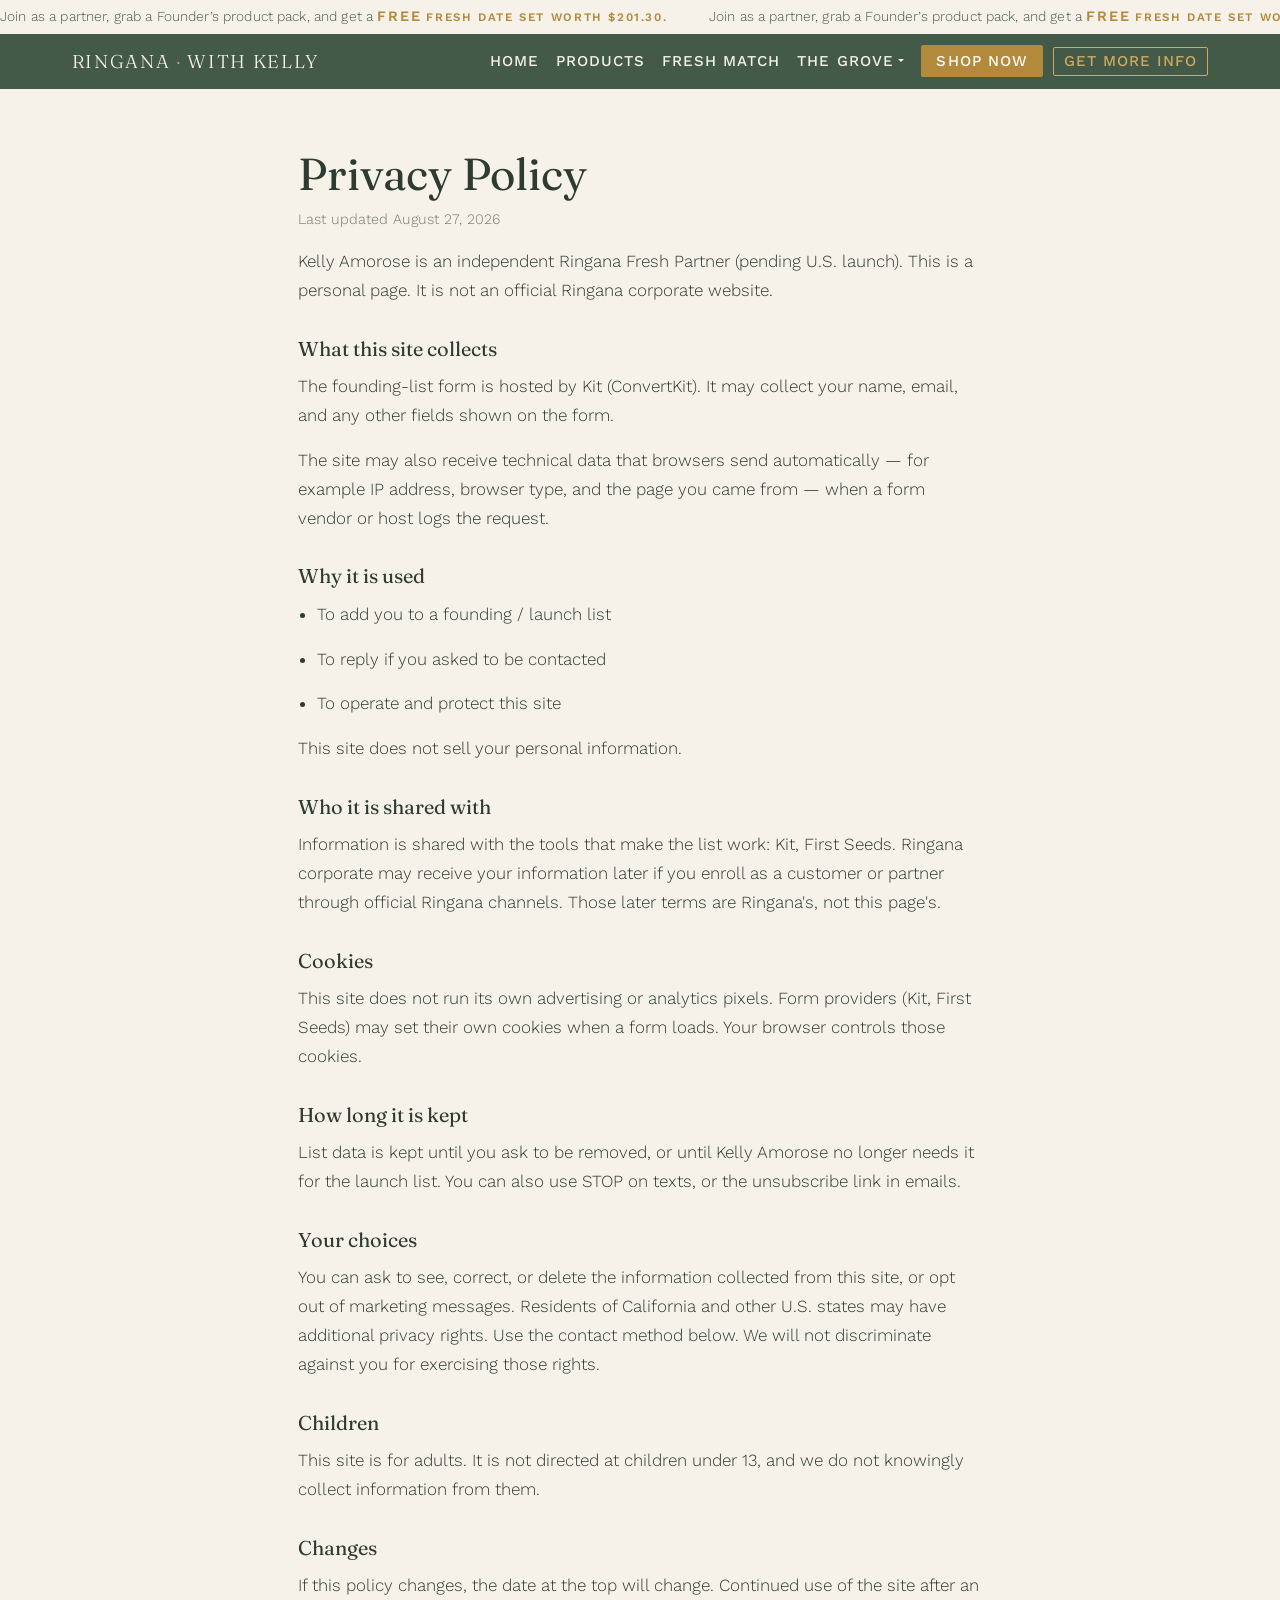
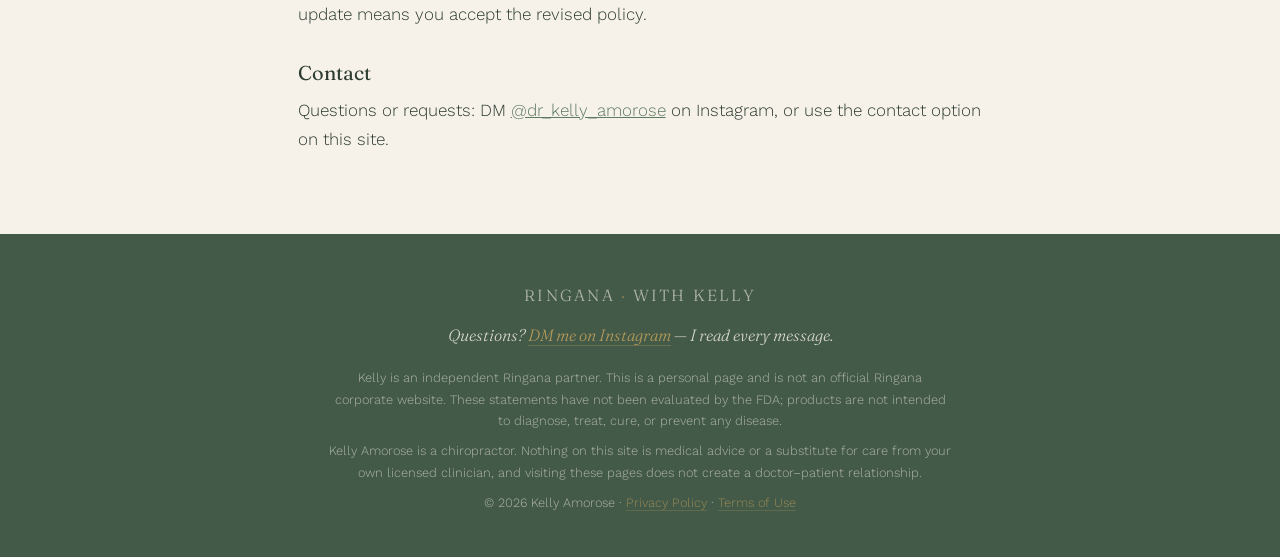
<file: privacy.html>
<!DOCTYPE html>
<html lang="en">
<head>
<meta charset="UTF-8">
<meta name="viewport" content="width=device-width, initial-scale=1.0">
<script>!function(){var u=navigator.userAgent||"";if(/Instagram|FBAN|FBAV|FB_IAB|FBOS|Facebook|Line\/|TikTok/i.test(u))document.documentElement.classList.add("is-inapp");if(/iPhone|iPad|iPod/i.test(u)||(navigator.platform==="MacIntel"&&navigator.maxTouchPoints>1))document.documentElement.classList.add("is-ios")}();</script>
<title>Privacy Policy — Ringana with Kelly</title>
<meta name="description" content="Privacy Policy for this independent Ringana partner page.">
<meta name="robots" content="noindex">
<link rel="canonical" href="https://thefreshgrove.team/ringana-with-kelly/privacy.html">
<meta name="theme-color" content="#445a48">
<link rel="icon" href="favicon.svg" type="image/svg+xml">
<link rel="preconnect" href="https://fonts.googleapis.com">
<link rel="preconnect" href="https://fonts.gstatic.com" crossorigin>
<link href="https://fonts.googleapis.com/css?family=Caveat:400,500,600|Fraunces:300,400,500,600|Work+Sans:300,400,500,600&display=swap" rel="stylesheet">
<style>
:root{
  --pine:#5f7a63;
  --pine-deep:#445a48;
  --linen:#f6f2ea;
  --linen-warm:#efe8db;
  --brass:#b3893c;
  --brass-light:#cfa95e;
  --sage:#8ea38f;
  --sage-light:#c9d6ca;
  --ink:#2d3b30;
  --white:#fdfcf9;
  --header-expanded:7.5rem;
  --header-offset:7.5rem;
}
*{margin:0;padding:0;box-sizing:border-box;}
html{scroll-behavior:smooth;}
body{font-family:'Work Sans',sans-serif;font-weight:300;color:var(--ink);background:var(--linen, #f6f2ea);line-height:1.7;font-size:17px;-webkit-font-smoothing:antialiased;}
h1,h2,h3{font-family:'Fraunces',serif;font-weight:400;line-height:1.2;}
a{color:inherit;}
a:focus-visible,button:focus-visible{outline:2px solid var(--brass-light);outline-offset:3px;}
.site-header{position:fixed;top:0;left:0;right:0;z-index:100;background:var(--pine-deep);padding:.8rem 2rem;}
.site-header-inner{max-width:1060px;margin:0 auto;display:flex;flex-direction:row;justify-content:space-between;align-items:center;gap:1.25rem;}
.site-brand{font-family:'Fraunces',serif;color:var(--linen);font-size:clamp(.82rem,2.2vw,1rem);letter-spacing:.14em;text-transform:uppercase;text-decoration:none;white-space:nowrap;}
.site-brand span{color:var(--brass-light);}
.site-nav{display:flex;flex-wrap:wrap;align-items:center;justify-content:flex-end;gap:.85rem 1.15rem;}
.site-nav a{color:var(--linen);text-decoration:none;font-size:.82rem;letter-spacing:.08em;text-transform:uppercase;opacity:.85;}
.site-nav a:hover{opacity:1;color:var(--brass-light);}
.nav-cta{border:1px solid var(--brass-light);padding:.45rem 1.15rem;border-radius:2px;color:var(--brass-light)!important;opacity:1!important;}
.legal-page{max-width:46rem;margin:0 auto;padding:9.2rem 1.6rem 4rem;}
.legal-page h1{font-size:clamp(2rem,4vw,2.8rem);margin:0 0 .35rem;}
.legal-kicker{opacity:.65;font-size:.9rem;margin-bottom:1.4rem;}
.legal-page h2{font-size:1.25rem;margin:2rem 0 .7rem;}
.legal-page p,.legal-page li{margin:0 0 1rem;}
.legal-page ul{padding-left:1.2rem;margin:0 0 1rem;}
.legal-page a{color:var(--pine);text-decoration:underline;}
footer{background:var(--pine-deep);color:var(--linen);padding:3rem 2rem 2.2rem;text-align:center;}
.foot-brand{font-family:'Fraunces',serif;letter-spacing:.14em;text-transform:uppercase;font-size:1rem;margin-bottom:.8rem;}
.foot-brand span{color:var(--brass-light);}
.foot-cta{font-family:'Fraunces',serif;font-style:italic;font-size:1.02rem;opacity:.82;margin:0 auto 1.1rem;max-width:48ch;}
.foot-cta a,.foot-copy a,.foot-legal a{color:var(--brass-light);text-decoration:none;border-bottom:1px solid rgba(207,169,94,.35);}
footer p{font-size:.8rem;opacity:.6;max-width:78ch;margin:0 auto .5rem;}
.foot-social{margin:1.2rem 0;}
.foot-social a{color:var(--linen);text-decoration:none;font-size:.85rem;letter-spacing:.08em;margin:0 .9rem;opacity:.8;}
@media (max-width:880px){
  .site-header{padding:.85rem .9rem;}
  .site-header-inner{flex-direction:column;gap:.65rem;}
  .site-nav{justify-content:center;}
  .legal-page{padding:11rem 1.3rem 3.2rem;}
}
/* Instagram / Facebook in-app: variable fonts drop word spaces and clip display type. */
html.is-inapp{word-spacing:.28em;}
html.is-inapp .site-brand{letter-spacing:.12em;word-spacing:.45em;}
html.is-inapp .site-nav a,html.is-inapp .btn,html.is-inapp .nav-cta,html.is-inapp .standard-item .label,html.is-inapp .eyebrow,html.is-inapp .hero-eyebrow{letter-spacing:.06em;word-spacing:.4em;}
html.is-inapp .hero h1,html.is-inapp .page-hero h1,html.is-inapp h1{padding-top:.14em;line-height:1.2;overflow:visible;}
html.is-inapp .site-nav{flex-wrap:nowrap;}
</style>
<link rel="stylesheet" href="site-extra.css?v=37">
<script src="grove-nav.js?v=2" defer></script>
</head>
<body>
<header class="site-header" id="siteHeader">
  <a class="offer-bar" aria-label="Join as a partner, grab a Founder’s product pack, and get a free FRESH Date Set worth $201.30." href="october.html"><span class="offer-track"><span class="offer-group"><span class="offer-copy"><span class="for-wide">Join as a partner, grab a Founder’s product pack, and get a </span><span class="for-narrow">Join as a partner · grab a Founder’s pack</span><span class="offer-hook"><b class="offer-free">free</b> <b class="offer-set">FRESH Date Set worth $201.30.</b></span></span><span class="offer-copy"><span class="for-wide">Join as a partner, grab a Founder’s product pack, and get a </span><span class="for-narrow">Join as a partner · grab a Founder’s pack</span><span class="offer-hook"><b class="offer-free">free</b> <b class="offer-set">FRESH Date Set worth $201.30.</b></span></span><span class="offer-copy"><span class="for-wide">Join as a partner, grab a Founder’s product pack, and get a </span><span class="for-narrow">Join as a partner · grab a Founder’s pack</span><span class="offer-hook"><b class="offer-free">free</b> <b class="offer-set">FRESH Date Set worth $201.30.</b></span></span><span class="offer-copy"><span class="for-wide">Join as a partner, grab a Founder’s product pack, and get a </span><span class="for-narrow">Join as a partner · grab a Founder’s pack</span><span class="offer-hook"><b class="offer-free">free</b> <b class="offer-set">FRESH Date Set worth $201.30.</b></span></span></span><span class="offer-group" aria-hidden="true"><span class="offer-copy"><span class="for-wide">Join as a partner, grab a Founder’s product pack, and get a </span><span class="for-narrow">Join as a partner · grab a Founder’s pack</span><span class="offer-hook"><b class="offer-free">free</b> <b class="offer-set">FRESH Date Set worth $201.30.</b></span></span><span class="offer-copy"><span class="for-wide">Join as a partner, grab a Founder’s product pack, and get a </span><span class="for-narrow">Join as a partner · grab a Founder’s pack</span><span class="offer-hook"><b class="offer-free">free</b> <b class="offer-set">FRESH Date Set worth $201.30.</b></span></span><span class="offer-copy"><span class="for-wide">Join as a partner, grab a Founder’s product pack, and get a </span><span class="for-narrow">Join as a partner · grab a Founder’s pack</span><span class="offer-hook"><b class="offer-free">free</b> <b class="offer-set">FRESH Date Set worth $201.30.</b></span></span><span class="offer-copy"><span class="for-wide">Join as a partner, grab a Founder’s product pack, and get a </span><span class="for-narrow">Join as a partner · grab a Founder’s pack</span><span class="offer-hook"><b class="offer-free">free</b> <b class="offer-set">FRESH Date Set worth $201.30.</b></span></span></span></span></a>
  <div class="site-header-inner">
    <a href="index.html" class="site-brand">Ringana <span>·</span> with Kelly</a>
    <nav class="site-nav" aria-label="Primary">
      <a href="index.html">Home</a>
      <a href="products.html">Products</a>
      <a class="nav-quiz" id="quizNav" href="https://quiz.thefreshgrove.team/?shop=amorose.ringana.us&code=drkelly&with=kelly-amorose&who=Kelly&look=grove&fonts=fraunces&corners=sharp" target="_blank" rel="noopener">Fresh Match</a>
      <div class="nav-drop">
        <button type="button" class="nav-plan" aria-expanded="false" aria-haspopup="true">The Grove</button>
        <div class="nav-menu">
          <a href="business.html">The team</a>
          <a href="why-now.html">How you get paid</a>
          <a href="october.html">New partners</a>
        </div>
      </div>
      <span class="nav-end">
        <a href="https://amorose.ringana.us/?lang=en" class="nav-cta nav-shop" target="_blank" rel="noopener">Shop Now</a>
        <a href="index.html#connect" class="nav-cta nav-cta-scroll">Get more info</a>
      </span>
    </nav>
  </div>
</header>
<main class="legal-page">
  <h1>Privacy Policy</h1>
  <p class="legal-kicker">Last updated August 27, 2026</p>
<p>Kelly Amorose is an independent Ringana Fresh Partner (pending U.S. launch). This is a personal page. It is not an official Ringana corporate website.</p>

<h2>What this site collects</h2>
<p>The founding-list form is hosted by Kit (ConvertKit). It may collect your name, email, and any other fields shown on the form.</p>
<p>The site may also receive technical data that browsers send automatically — for example IP address, browser type, and the page you came from — when a form vendor or host logs the request.</p>
<h2>Why it is used</h2>
<ul>
<li>To add you to a founding / launch list</li>
<li>To reply if you asked to be contacted</li>
<li>To operate and protect this site</li>
</ul>
<p>This site does not sell your personal information.</p>
<h2>Who it is shared with</h2>
<p>Information is shared with the tools that make the list work: Kit, First Seeds. Ringana corporate may receive your information later if you enroll as a customer or partner through official Ringana channels. Those later terms are Ringana's, not this page's.</p>

<h2>Cookies</h2>
<p>This site does not run its own advertising or analytics pixels. Form providers (Kit, First Seeds) may set their own cookies when a form loads. Your browser controls those cookies.</p>
<h2>How long it is kept</h2>
<p>List data is kept until you ask to be removed, or until Kelly Amorose no longer needs it for the launch list. You can also use STOP on texts, or the unsubscribe link in emails.</p>
<h2>Your choices</h2>
<p>You can ask to see, correct, or delete the information collected from this site, or opt out of marketing messages. Residents of California and other U.S. states may have additional privacy rights. Use the contact method below. We will not discriminate against you for exercising those rights.</p>
<h2>Children</h2>
<p>This site is for adults. It is not directed at children under 13, and we do not knowingly collect information from them.</p>
<h2>Changes</h2>
<p>If this policy changes, the date at the top will change. Continued use of the site after an update means you accept the revised policy.</p>
<h2>Contact</h2>
<p>Questions or requests: DM <a href="https://www.instagram.com/dr_kelly_amorose" target="_blank" rel="noopener">@dr_kelly_amorose</a> on Instagram, or use the contact option on this site.</p>
</main>
<footer>
  <p class="foot-brand">Ringana <span>·</span> with Kelly</p>
  <p class="foot-cta">Questions? <a href="https://www.instagram.com/dr_kelly_amorose" target="_blank" rel="noopener">DM me on Instagram</a> — I read every message.</p>
  <p class="foot-legal">Kelly is an independent Ringana partner. This is a personal page and is not an official Ringana corporate website. These statements have not been evaluated by the FDA; products are not intended to diagnose, treat, cure, or prevent any disease.</p>
  <p class="foot-legal foot-medical">Kelly Amorose is a chiropractor. Nothing on this site is medical advice or a substitute for care from your own licensed clinician, and visiting these pages does not create a doctor–patient relationship.</p>
  <p class="foot-copy">&copy; 2026 Kelly Amorose · <a href="privacy.html">Privacy Policy</a> · <a href="terms.html">Terms of Use</a></p>
</footer>
<div class="quiz-prompt" id="quizPrompt" hidden>
  <button type="button" class="quiz-prompt-back" id="quizPromptDismiss" aria-label="Not now"></button>
  <div class="quiz-prompt-card" role="dialog" aria-modal="true" aria-labelledby="quizPromptTitle">
    <p class="quiz-prompt-kicker">The Fresh Match</p>
    <h2 id="quizPromptTitle">Not sure where to start?</h2>
    <p>A few questions, then a short list that opens on this shop.</p>
    <div class="quiz-prompt-actions">
      <a class="btn btn-brass" id="quizPromptGo" href="https://quiz.thefreshgrove.team/?shop=amorose.ringana.us&code=drkelly&with=kelly-amorose&who=Kelly&look=grove&fonts=fraunces&corners=sharp" target="_blank" rel="noopener">Get your Fresh Match</a>
      <button type="button" class="btn btn-ghost" id="quizPromptLater">Not now</button>
    </div>
  </div>
</div>
<script src="quiz-door.js?v=1" defer></script>
</body>
</html>
</file>
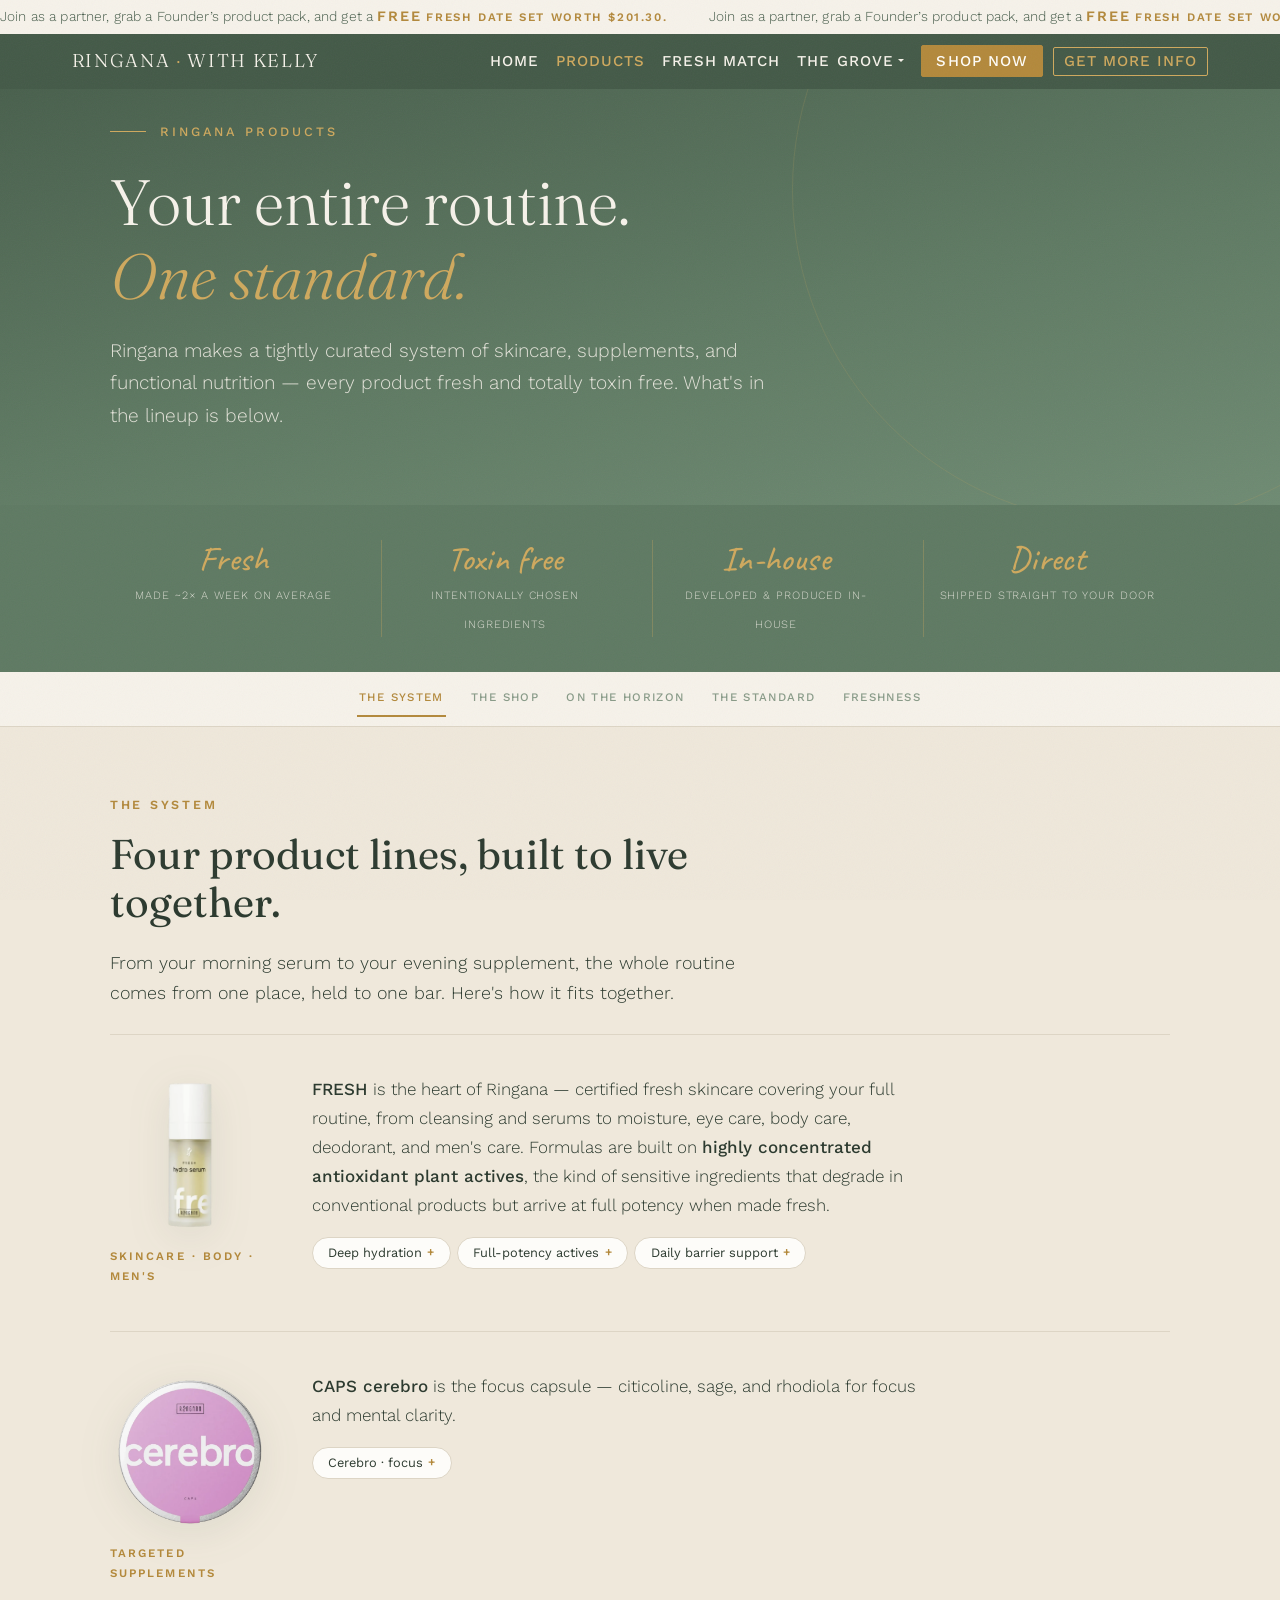
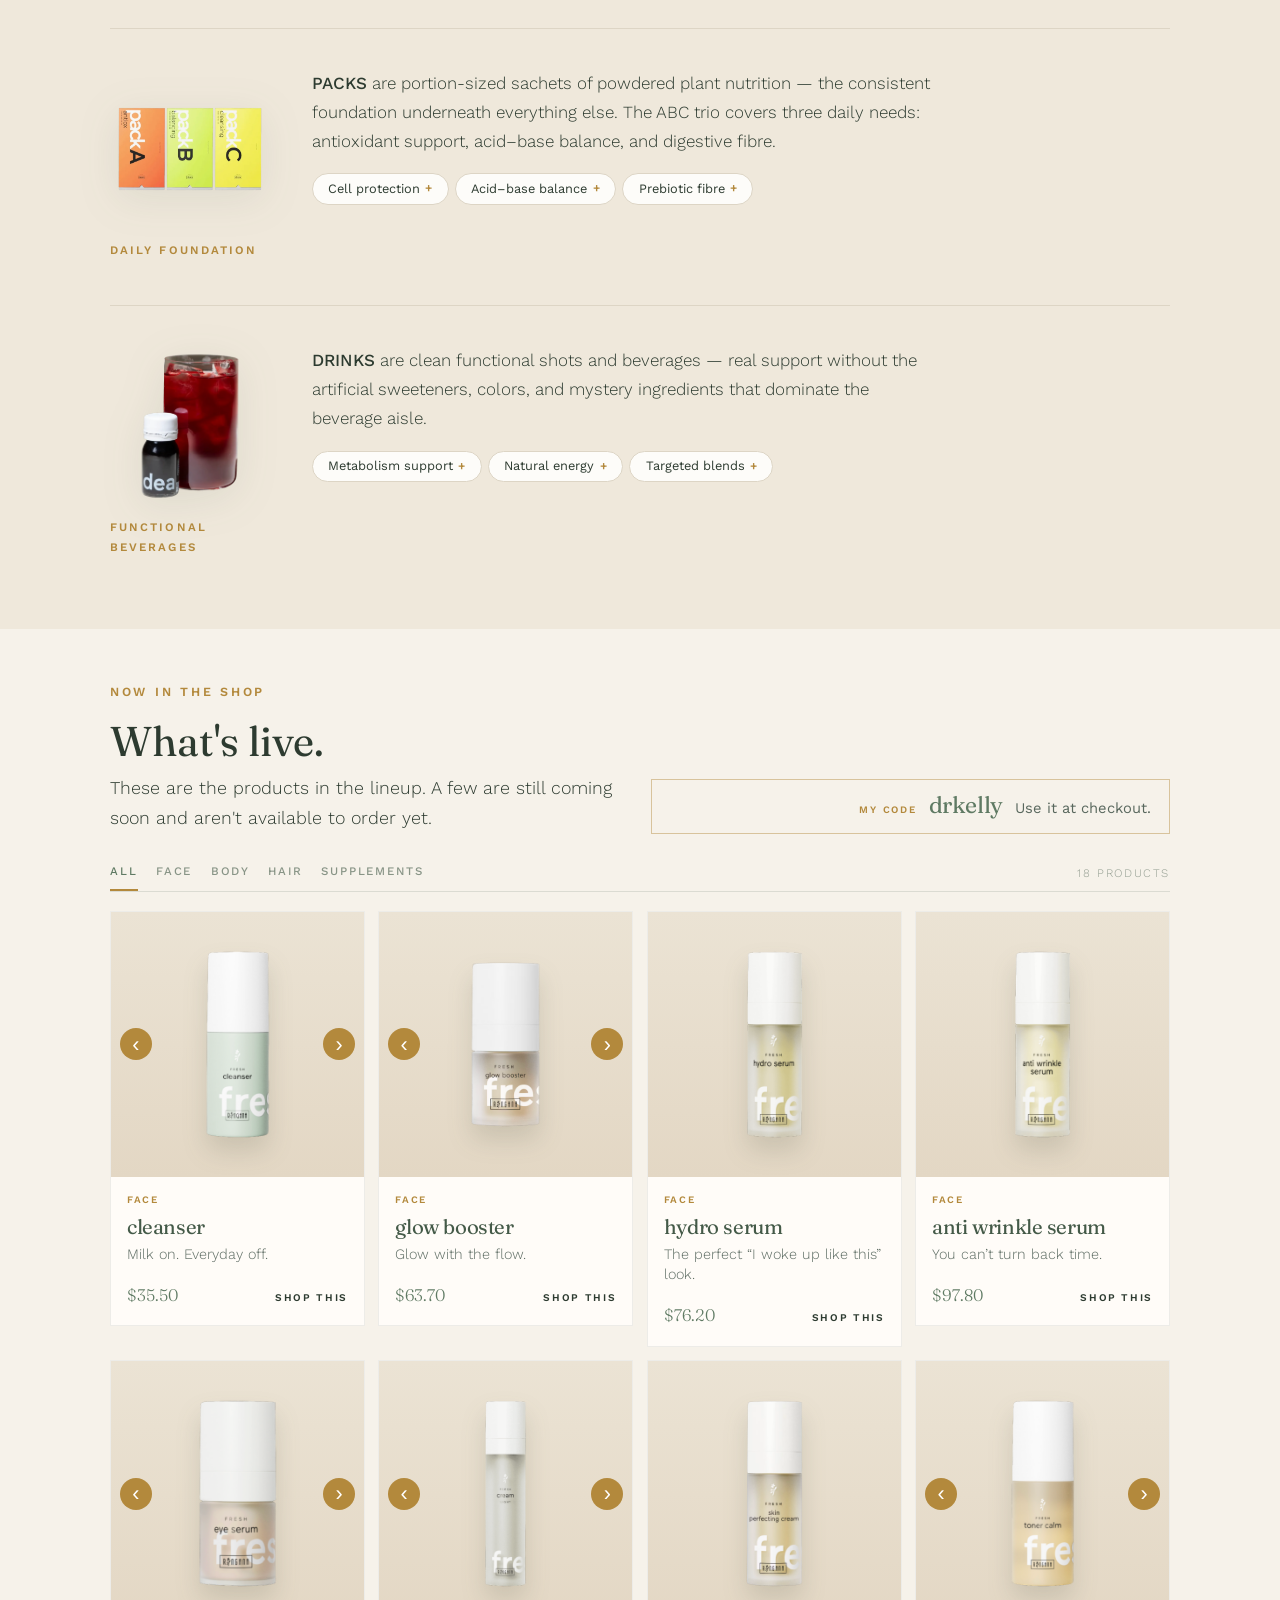
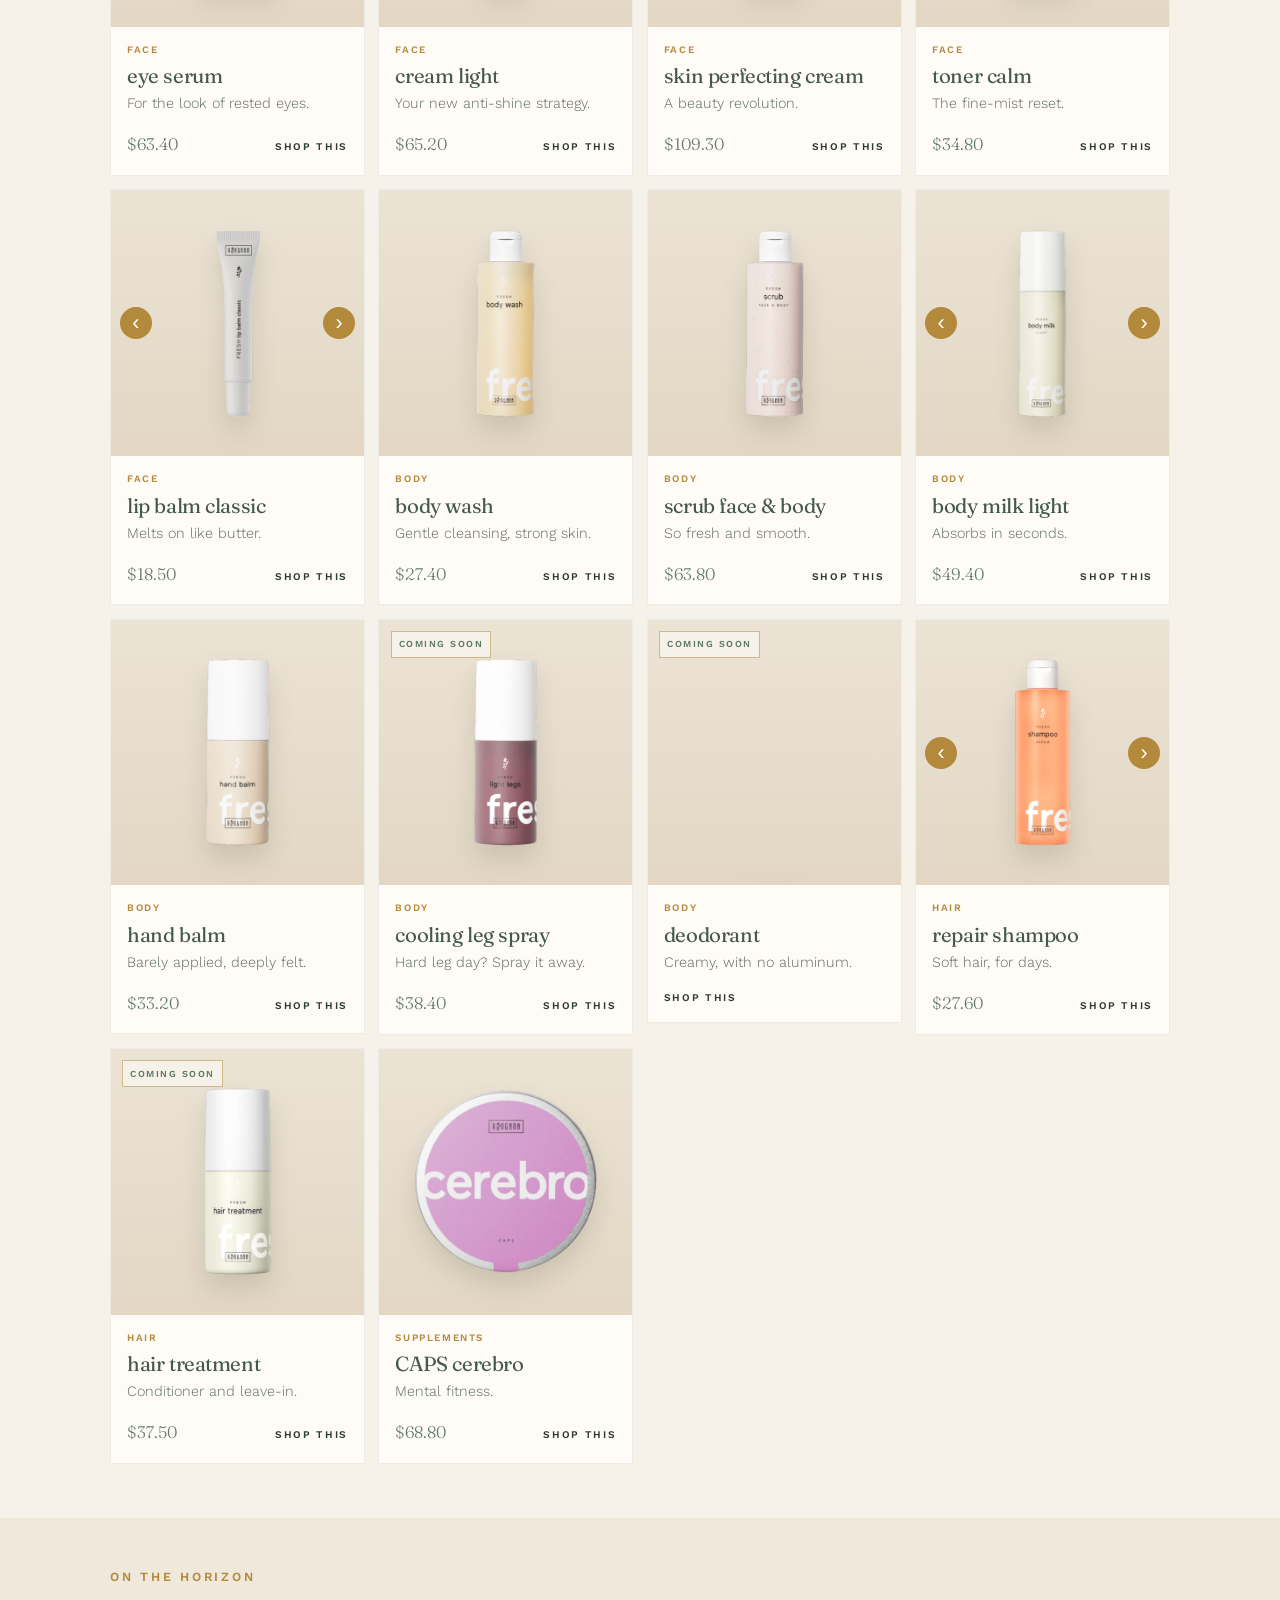
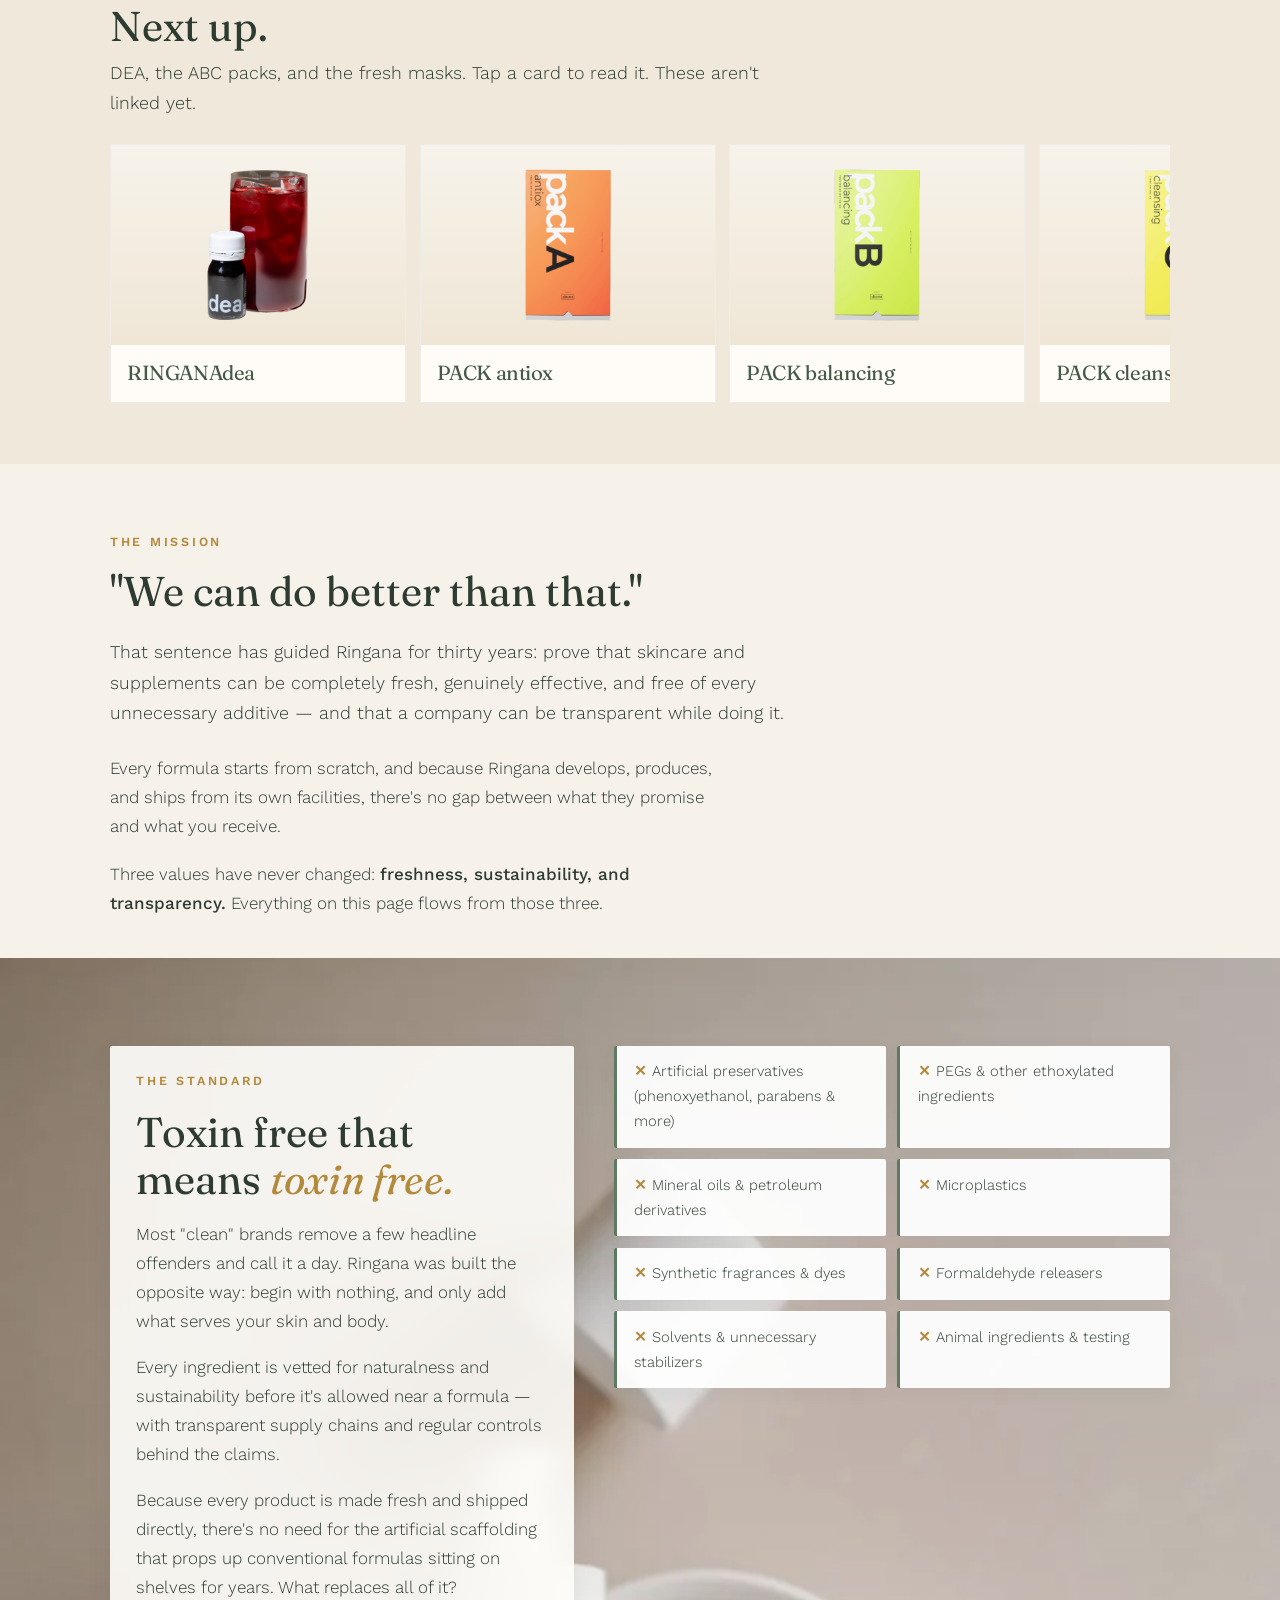
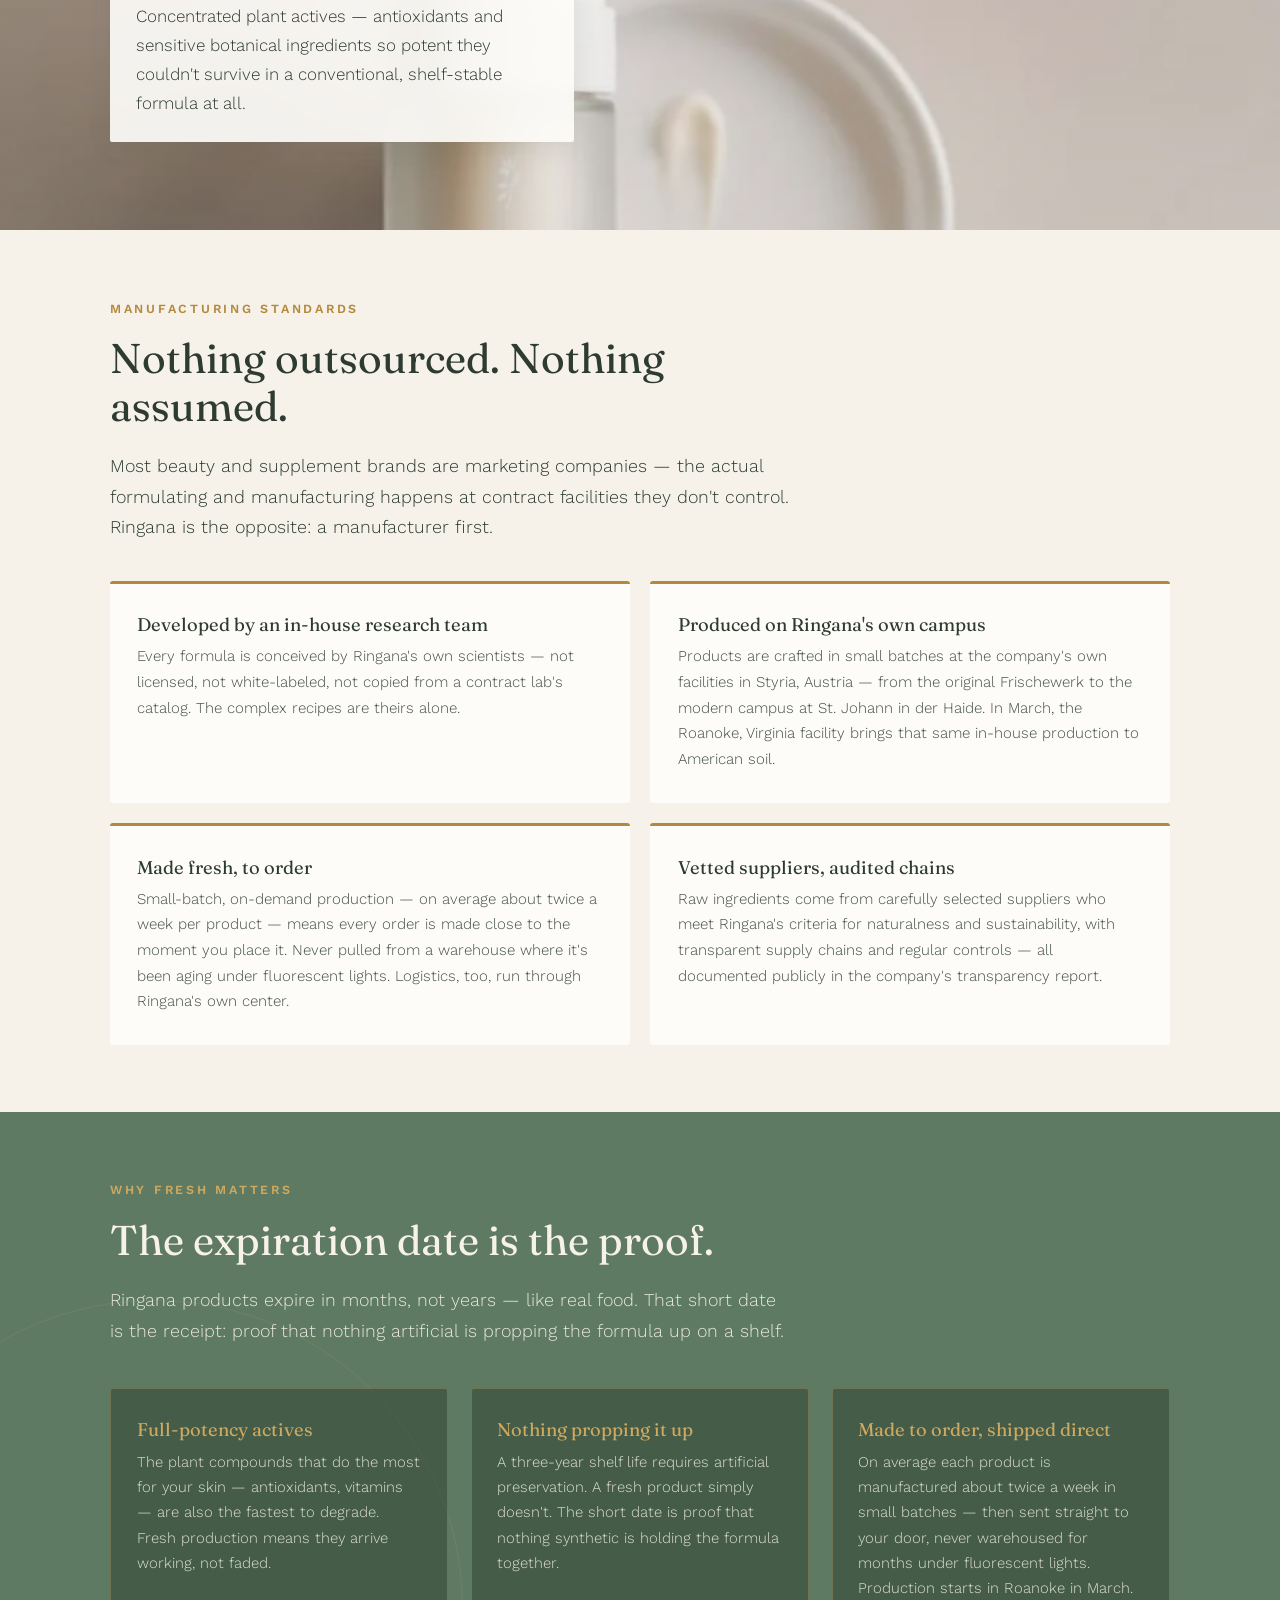
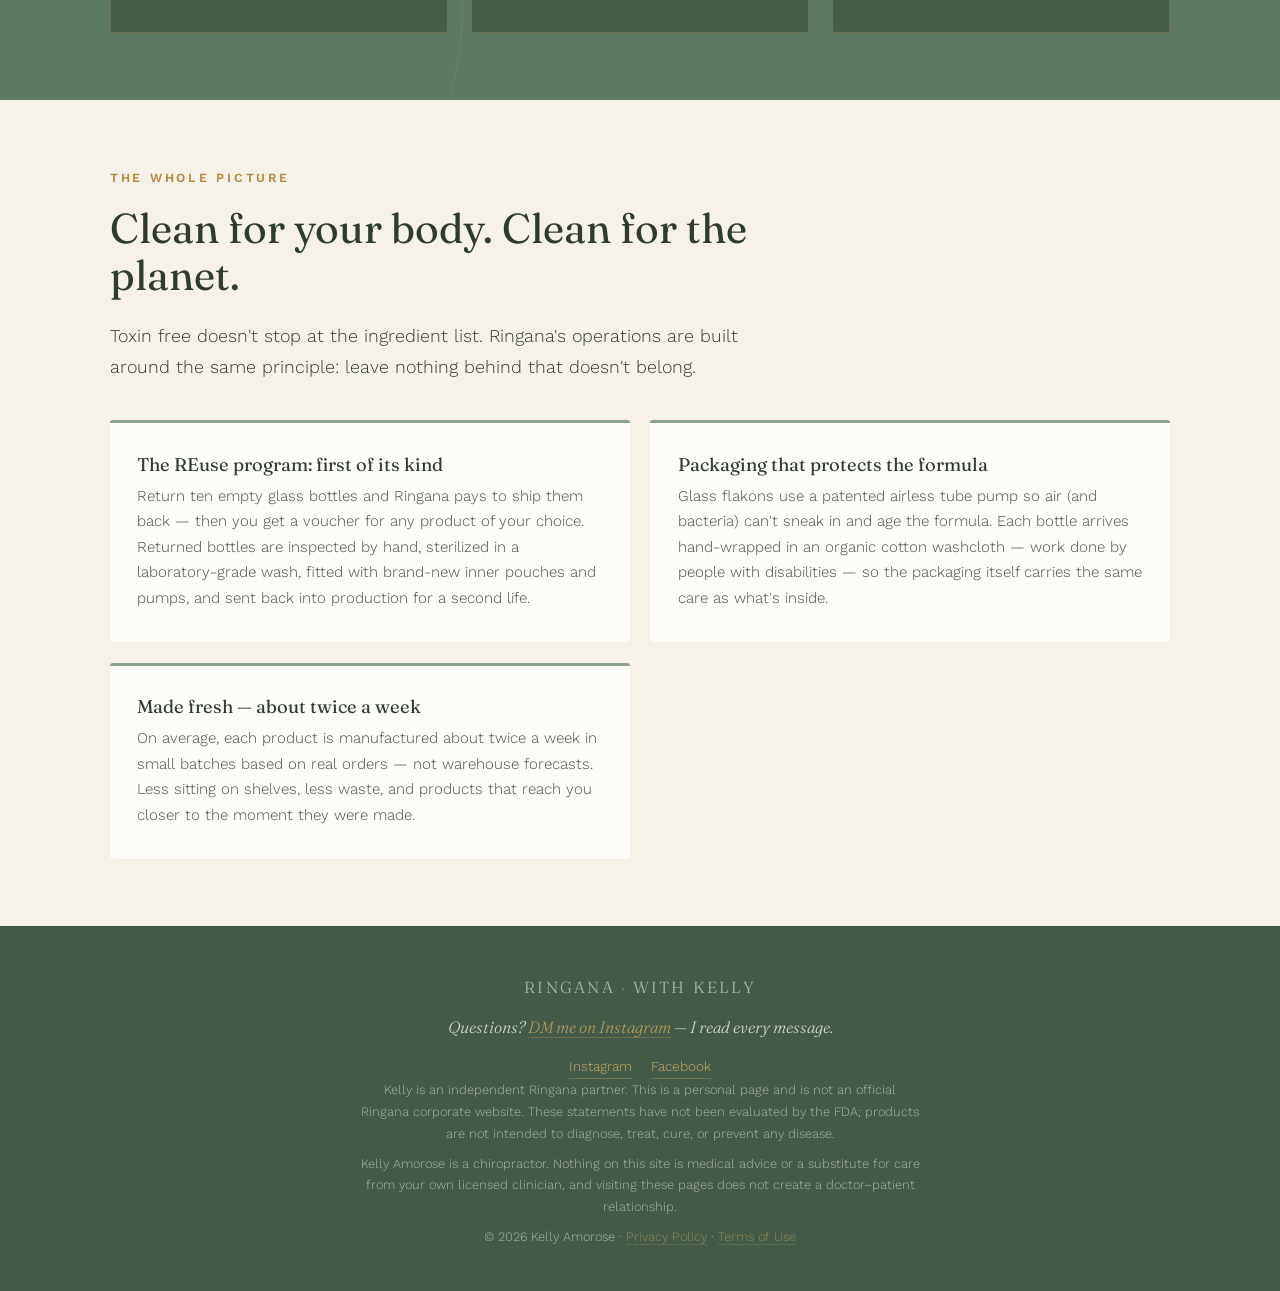
<file: products.html>
<!DOCTYPE html>
<html lang="en">
<head>
<!-- CLIENT:START head -->
<meta charset="UTF-8">
<meta name="viewport" content="width=device-width, initial-scale=1.0">
<script>!function(){var u=navigator.userAgent||"";if(/Instagram|FBAN|FBAV|FB_IAB|FBOS|Facebook|Line\/|TikTok/i.test(u))document.documentElement.classList.add("is-inapp");if(/iPhone|iPad|iPod/i.test(u)||(navigator.platform==="MacIntel"&&navigator.maxTouchPoints>1))document.documentElement.classList.add("is-ios")}();</script>
<title>Ringana US Shop | FRESH Skincare, CAPS &amp; PACKS</title>
<meta name="description" content="The Ringana lineup with Kelly. FRESH skincare, CAPS, and PACKS — made fresh and toxin free.">
<link rel="canonical" href="https://thefreshgrove.team/ringana-with-kelly/products.html">
<meta property="og:type" content="website">
<meta property="og:site_name" content="Ringana with Kelly">
<meta property="og:title" content="Ringana US Shop | FRESH Skincare, CAPS &amp; PACKS">
<meta property="og:description" content="The Ringana lineup with Kelly. FRESH skincare, CAPS, and PACKS — made fresh and toxin free.">
<meta property="og:url" content="https://thefreshgrove.team/ringana-with-kelly/products.html">
<meta property="og:image" content="https://thefreshgrove.team/ringana-with-kelly/og-image.jpg?v=20260824">
<meta property="og:image:secure_url" content="https://thefreshgrove.team/ringana-with-kelly/og-image.jpg?v=20260824">
<meta property="og:image:type" content="image/jpeg">
<meta property="og:image:width" content="1200">
<meta property="og:image:height" content="630">
<meta property="og:image:alt" content="Ringana FRESH skincare, CAPS, PACKS, and DRINKS">
<meta property="og:locale" content="en_US">
<meta name="twitter:card" content="summary_large_image">
<meta name="twitter:title" content="Ringana US Shop | FRESH Skincare, CAPS &amp; PACKS">
<meta name="twitter:description" content="The Ringana lineup with Kelly. FRESH skincare, CAPS, and PACKS — made fresh and toxin free.">
<meta name="twitter:image" content="https://thefreshgrove.team/ringana-with-kelly/og-image.jpg?v=20260824">
<meta name="twitter:image:alt" content="Ringana FRESH skincare, CAPS, PACKS, and DRINKS">
<meta name="theme-color" content="#445a48">
<link rel="icon" href="favicon.svg" type="image/svg+xml">
<link rel="preconnect" href="https://fonts.googleapis.com">
<link rel="preconnect" href="https://fonts.gstatic.com" crossorigin>
<link href="https://fonts.googleapis.com/css?family=Caveat:400,500,600|Fraunces:300,400,500,600|Work+Sans:300,400,500,600&display=swap" rel="stylesheet">
<script type="application/ld+json">
{
  "@context": "https://schema.org",
  "@graph": [
    {
      "@type": "WebSite",
      "@id": "https://thefreshgrove.team/ringana-with-kelly/#website",
      "url": "https://thefreshgrove.team/ringana-with-kelly/",
      "name": "Ringana with Kelly",
      "publisher": {"@id": "https://thefreshgrove.team/ringana-with-kelly/#person"}
    },
    {
      "@type": "Person",
      "@id": "https://thefreshgrove.team/ringana-with-kelly/#person",
      "name": "Kelly Amorose",
      "url": "https://thefreshgrove.team/ringana-with-kelly/",
      "sameAs": [
        "https://www.instagram.com/dr_kelly_amorose",
        "https://www.facebook.com/share/1JWpixRpPW/?mibextid=wwXIfr"
      ]
    },
    {
      "@type": "WebPage",
      "@id": "https://thefreshgrove.team/ringana-with-kelly/products.html#webpage",
      "url": "https://thefreshgrove.team/ringana-with-kelly/products.html",
      "name": "Ringana US Shop | FRESH Skincare, CAPS & PACKS",
      "description": "Shop Ringana in the US with Kelly. FRESH skincare, CAPS, and PACKS — made fresh, toxin free, and ready to order.",
      "isPartOf": {"@id": "https://thefreshgrove.team/ringana-with-kelly/#website"},
      "about": {"@id": "https://thefreshgrove.team/ringana-with-kelly/#person"}
    },
    {
      "@type": "ItemList",
      "name": "Ringana product lines",
      "itemListElement": [
        {"@type": "ListItem", "position": 1, "name": "FRESH", "description": "Toxin free fresh skincare, body care, and deodorant."},
        {"@type": "ListItem", "position": 2, "name": "CAPS", "description": "Targeted plant-powered supplements."},
        {"@type": "ListItem", "position": 3, "name": "PACKS", "description": "Daily plant nutrition sachets."},
        {"@type": "ListItem", "position": 4, "name": "DRINKS", "description": "Functional nutrition drinks."}
      ]
    }
  ]
}
</script>
<!-- CLIENT:END head -->
<style>
/* CLIENT:START theme */
:root{
  --pine:#5f7a63;
  --pine-deep:#445a48;
  --linen:#f6f2ea;
  --linen-warm:#efe8db;
  --brass:#b3893c;
  --brass-light:#cfa95e;
  --sage:#8ea38f;
  --sage-light:#c9d6ca;
  --ink:#2d3b30;
  --white:#fdfcf9;
  --header-expanded:7.5rem;
  --header-offset:7.5rem;
}
/* CLIENT:END theme */
/* CORE:START css */
*{margin:0;padding:0;box-sizing:border-box;}
html{scroll-behavior:smooth;}
body{font-family:'Work Sans',sans-serif;font-weight:300;color:var(--ink);background:var(--linen);line-height:1.7;font-size:17px;-webkit-font-smoothing:antialiased;}
body::before{content:'';position:fixed;inset:0;pointer-events:none;z-index:9998;opacity:.04;background-image:url("data:image/svg+xml,%3Csvg viewBox='0 0 200 200' xmlns='http://www.w3.org/2000/svg'%3E%3Cfilter id='n'%3E%3CfeTurbulence type='fractalNoise' baseFrequency='0.85' numOctaves='4' stitchTiles='stitch'/%3E%3C/filter%3E%3Crect width='100%25' height='100%25' filter='url(%23n)'/%3E%3C/svg%3E");background-size:180px 180px;}
h1,h2,h3,h4,.serif{font-family:'Fraunces',serif;font-weight:400;line-height:1.15;}
a{color:inherit;}
a:focus-visible,button:focus-visible,summary:focus-visible{outline:2px solid var(--brass-light);outline-offset:3px;}

.site-header{
  position:fixed;top:0;left:0;right:0;z-index:100;
  background:rgba(68,90,72,0.95);
  padding:1.35rem 2rem 1rem;
  transition:padding .35s ease,background .35s ease,box-shadow .35s ease;
}
.site-header.is-scrolled{
  padding:.8rem 2rem;
  background:rgba(68,90,72,.98);
  box-shadow:0 4px 24px rgba(68,90,72,.22);
}
.site-header-inner{
  max-width:1060px;margin:0 auto;
  display:flex;flex-direction:column;align-items:center;gap:.9rem;
  transition:gap .35s ease;
}
.site-header.is-scrolled .site-header-inner{
  flex-direction:row;justify-content:space-between;align-items:center;gap:1.25rem;
}
.site-brand{
  font-family:'Fraunces',serif;
  color:var(--linen);
  font-size:clamp(1.15rem,3vw,1.6rem);
  letter-spacing:.2em;
  text-transform:uppercase;
  text-decoration:none;
  white-space:nowrap;
  line-height:1.2;
  transition:font-size .35s ease,letter-spacing .35s ease;
}
.site-brand span{color:var(--brass-light);}
.site-header.is-scrolled .site-brand{
  font-size:clamp(.82rem,2.2vw,1rem);
  letter-spacing:.14em;
}
.site-nav{
  display:flex;flex-wrap:wrap;align-items:center;justify-content:center;
  gap:1.2rem 2rem;
  transition:gap .35s ease;
}
.site-header.is-scrolled .site-nav{justify-content:flex-end;align-items:center;gap:.85rem 1.15rem;flex-wrap:nowrap;}
.site-nav .nav-about{margin-left:0;transition:margin-left .35s ease;}
.site-header.is-scrolled .site-nav .nav-about{margin-left:.85rem;}
.site-nav a{color:var(--linen);text-decoration:none;font-size:.82rem;letter-spacing:.08em;text-transform:uppercase;font-weight:400;opacity:.85;transition:opacity .2s,color .2s;}
.site-nav a:hover{opacity:1;color:var(--brass-light);}
.site-nav a.active{opacity:1;color:var(--brass-light);}
.nav-cta{border:1px solid var(--brass-light);padding:.45rem 1.15rem;border-radius:2px;color:var(--brass-light) !important;opacity:1 !important;font-size:.78rem;letter-spacing:.08em;text-transform:uppercase;white-space:nowrap;transition:background .2s,color .2s,opacity .35s ease,max-width .35s ease,padding .35s ease,margin .35s ease,border-color .35s ease,visibility 0s;}
.nav-cta:hover{background:var(--brass-light);color:var(--pine) !important;}
.nav-cta-scroll{max-width:0;width:0;padding-left:0;padding-right:0;margin-left:0;border-color:transparent;border-width:0;opacity:0;visibility:hidden;overflow:hidden;pointer-events:none;position:absolute;}
.site-header.is-scrolled .nav-cta-scroll{max-width:11rem;width:auto;padding:.45rem 1.15rem;margin-left:1rem;border-color:var(--brass-light);border-width:1px;opacity:1;visibility:visible;pointer-events:auto;position:static;}
body.nav-open{overflow:hidden;}

.page-hero{background:linear-gradient(168deg,var(--pine-deep) 0%,var(--pine) 60%,#6f8b73 100%);color:var(--linen);padding:calc(var(--header-expanded) + 2rem) 2rem 4.5rem;position:relative;overflow:clip;}
.page-hero::after{content:'';position:absolute;right:-14vw;top:-16vh;width:52vw;height:52vw;max-width:700px;max-height:700px;border:1px solid rgba(207,169,94,.16);border-radius:50%;pointer-events:none;}
.page-hero-inner{max-width:1060px;margin:0 auto;position:relative;z-index:2;}
.hero-eyebrow{font-size:.8rem;letter-spacing:.22em;text-transform:uppercase;color:var(--brass-light);font-weight:500;margin-bottom:1.4rem;display:flex;align-items:center;gap:.9rem;}
.hero-eyebrow::before{content:'';width:36px;height:1px;background:var(--brass-light);}
.page-hero h1{font-size:clamp(2.4rem,5.4vw,4rem);font-weight:300;margin-bottom:1.4rem;max-width:16ch;}
.page-hero h1 em{font-style:italic;color:var(--brass-light);}
.page-hero p{font-size:clamp(1.02rem,1.5vw,1.2rem);max-width:56ch;opacity:.88;}

.page-subnav{
  position:sticky;
  top:var(--header-offset);
  z-index:90;
  background:rgba(246,242,234,.96);
  border-bottom:1px solid #ddd5c5;
  backdrop-filter:blur(10px);
  -webkit-backdrop-filter:blur(10px);
}
.page-subnav-inner{
  max-width:1060px;
  margin:0 auto;
  display:flex;
  justify-content:center;
  gap:1.4rem;
  padding:.55rem 2rem;
  overflow:clip;
}
.page-subnav a{
  font-size:.72rem;
  letter-spacing:.12em;
  text-transform:uppercase;
  text-decoration:none;
  color:var(--pine);
  opacity:.72;
  font-weight:500;
  white-space:nowrap;
  transition:opacity .2s,color .2s,border-color .2s;
  padding:.45rem .15rem;
  border-bottom:2px solid transparent;
}
.page-subnav a:hover,.page-subnav a.active{opacity:1;color:var(--brass);border-bottom-color:var(--brass);}

section{padding:5.5rem 2rem;}
.container{max-width:1060px;margin:0 auto;}
.eyebrow{font-size:.78rem;letter-spacing:.22em;text-transform:uppercase;color:var(--brass);font-weight:600;margin-bottom:1rem;}
.section-title{font-size:clamp(1.8rem,3.6vw,2.6rem);font-weight:400;margin-bottom:1.3rem;max-width:24ch;}
.lede{font-size:1.12rem;max-width:62ch;margin-bottom:1.6rem;}
.btn{display:inline-block;padding:.95rem 2.4rem;font-family:'Work Sans',sans-serif;font-size:.82rem;font-weight:500;letter-spacing:.13em;text-transform:uppercase;text-decoration:none;border-radius:1px;transition:transform .22s ease,box-shadow .22s ease,background .22s ease;cursor:pointer;border:1px solid transparent;}
.btn-brass{background:linear-gradient(160deg,#c49a4a 0%,var(--brass) 50%,#9a7530 100%);color:var(--white);box-shadow:0 2px 0 rgba(0,0,0,.14),0 6px 20px rgba(179,137,60,.3);}
.btn-brass:hover{background:linear-gradient(160deg,#d4ad5e 0%,var(--brass-light) 55%,var(--brass) 100%);transform:translateY(-2px);box-shadow:0 3px 0 rgba(0,0,0,.1),0 10px 28px rgba(179,137,60,.38);}
.btn-pine{background:var(--pine);color:var(--linen);box-shadow:0 4px 16px rgba(68,90,72,.2);}
.btn-pine:hover{background:var(--pine-deep);transform:translateY(-2px);}

/* Standard band */
.standards{background:var(--pine);color:var(--linen);padding:2.2rem 2rem;}
.standards .container{display:grid;grid-template-columns:repeat(4,1fr);gap:1.5rem;text-align:center;}
.standard-item{border-left:1px solid rgba(207,169,94,.3);padding:0 .8rem;}
.standard-item:first-child{border-left:none;}
.standard-item .num{
  font-family:'Caveat',cursive;
  font-size:2.15rem;
  font-weight:500;
  color:var(--brass-light);
  display:block;
  margin-bottom:.1rem;
  white-space:nowrap;
  line-height:1.1;
  letter-spacing:.01em;
}
.standard-item .label{
  font-size:.7rem;
  letter-spacing:.08em;
  text-transform:uppercase;
  opacity:.8;
  white-space:normal;
}

/* Banished list */
.banished{padding:0;background:var(--linen-warm);}
.banished-banner{
  position:relative;
  padding:clamp(3.5rem,7vw,5.5rem) 2rem;
  overflow:hidden;
}
.banished-banner-bg{
  position:absolute;
  inset:0;
  z-index:0;
}
.banished-banner-bg img{
  width:100%;
  height:100%;
  object-fit:cover;
  object-position:center 38%;
  display:block;
}
.banished-banner-bg::after{
  content:'';
  position:absolute;
  inset:0;
  background:linear-gradient(180deg,transparent 0%,rgba(246,242,234,.1) 55%,rgba(246,242,234,.28) 100%);
  pointer-events:none;
}
.banished-banner-overlay{position:relative;z-index:2;}
.banished-grid{display:grid;grid-template-columns:5fr 6fr;gap:2.5rem;align-items:start;}
.banished-text-box{
  background:rgba(253,252,249,.92);
  backdrop-filter:blur(10px);
  -webkit-backdrop-filter:blur(10px);
  border-radius:2px;
  padding:1.5rem 1.65rem 1.55rem;
  box-shadow:0 8px 24px rgba(68,90,72,.08);
}
.banished-text-box .section-title{margin-bottom:1rem;}
.banished-text-box p{margin-bottom:1.1rem;max-width:none;}
.banished-text-box p:last-child{margin-bottom:0;}
.no-list{display:grid;grid-template-columns:1fr 1fr;gap:.7rem;}
.no-item{background:rgba(255,255,255,.94);border-left:3px solid var(--pine);padding:.85rem 1.1rem;font-size:.92rem;border-radius:2px;box-shadow:0 4px 16px rgba(68,90,72,.06);}
.no-item::before{content:'✕  ';color:var(--brass);font-weight:600;}

/* Product lines */
.lines{background:var(--linen-warm);}
.line-block{
  display:grid;
  grid-template-columns:160px 1fr;
  gap:2.6rem;
  padding:2.5rem 0;
  border-top:1px solid #ddd5c5;
  align-items:start;
}
.line-block:first-of-type{padding-top:2.5rem;}
.line-block:last-of-type{padding-bottom:0;}
.line-tag{position:sticky;top:6rem;width:160px;}
.line-thumb-wrap{
  width:160px;
  max-width:160px;
  height:160px;
  display:flex;
  align-items:center;
  justify-content:flex-start;
  margin-bottom:.75rem;
}
.line-thumb{
  width:100%;
  height:100%;
  max-width:160px;
  max-height:160px;
  object-fit:contain;
  background:transparent;
  border:none;
  border-radius:0;
  padding:0;
  display:block;
  filter:drop-shadow(0 8px 20px rgba(68,90,72,.1));
}
.line-tag .kicker{font-size:.72rem;letter-spacing:.18em;text-transform:uppercase;color:var(--brass);font-weight:600;margin-bottom:.3rem;}
.line-body p{margin-bottom:1.1rem;max-width:62ch;}
.line-body p strong{font-weight:500;}
.chip-row{display:flex;flex-wrap:wrap;gap:.4rem;margin-top:.75rem;}
.chip{
  display:inline-flex;
  align-items:center;
  justify-content:center;
  background:var(--white);
  border:1px solid #ddd5c5;
  border-radius:20px;
  padding:.4rem .95rem;
  font-size:.8rem;
  line-height:1.3;
  font-family:inherit;
  color:inherit;
}
.chip.ingredient-chip{
  cursor:pointer;
  transition:border-color .2s,background .2s,transform .2s;
}
.chip.ingredient-chip:hover,
.chip.ingredient-chip:focus-visible,
.chip.ingredient-chip.is-active{
  border-color:var(--brass);
  background:rgba(179,137,60,.1);
  transform:translateY(-1px);
  outline:none;
}
.chip.ingredient-chip::after{
  content:'+';
  margin-left:.35rem;
  font-size:.75rem;
  color:var(--brass);
  font-weight:600;
}

/* Ingredient popup */
.ingredient-popup{
  position:fixed;
  z-index:250;
  width:min(92vw,420px);
  background:var(--white);
  border:1px solid #e3d9c8;
  border-left:3px solid var(--brass);
  border-radius:2px;
  padding:1.4rem 1.5rem 1.3rem;
  box-shadow:0 18px 48px rgba(68,90,72,.18);
  opacity:0;
  visibility:hidden;
  pointer-events:none;
  transform:translateY(6px);
  transition:opacity .2s ease,transform .2s ease,visibility .2s ease;
}
.ingredient-popup.open{
  opacity:1;
  visibility:visible;
  pointer-events:auto;
  transform:none;
}
.ingredient-popup-label{
  font-family:'Caveat',cursive;
  font-size:1.65rem;
  color:var(--pine);
  margin-bottom:.9rem;
  line-height:1.1;
}
.ingredient-popup h4{
  font-size:.72rem;
  letter-spacing:.14em;
  text-transform:uppercase;
  color:var(--brass);
  font-weight:600;
  margin-bottom:.35rem;
}
.ingredient-popup p{
  font-size:.88rem;
  line-height:1.55;
  margin-bottom:.85rem;
  opacity:.92;
}
.ingredient-popup ul{
  font-size:.88rem;
  line-height:1.55;
  margin:0 0 .85rem;
  padding-left:1.1rem;
  opacity:.92;
}
.ingredient-popup ul li{margin-bottom:.45rem;}
.ingredient-popup ul li:last-child{margin-bottom:0;}
.ingredient-popup p:last-child{margin-bottom:0;}
.ingredient-popup-close{
  position:absolute;
  top:.5rem;right:.55rem;
  background:none;border:none;
  font-size:1.4rem;line-height:1;
  color:var(--pine);cursor:pointer;
  opacity:.55;
}
.ingredient-popup-close:hover{opacity:1;}
.ingredient-popup-note{display:none;}
.chip-hint{
  font-size:.78rem;
  letter-spacing:.04em;
  opacity:.55;
  margin-top:.6rem;
  font-style:italic;
}

/* Freshness explainer */
.freshness{background:var(--pine);color:var(--linen);position:relative;overflow:hidden;}
.freshness::after{content:'';position:absolute;left:-12vw;bottom:-24vh;width:48vw;height:48vw;border:1px solid rgba(207,169,94,.14);border-radius:50%;pointer-events:none;}
.freshness .eyebrow{color:var(--brass-light);}
.freshness .section-title{color:var(--linen);}
.freshness .lede{opacity:.9;}
.fresh-grid{display:grid;grid-template-columns:repeat(3,1fr);gap:1.4rem;margin-top:2.6rem;position:relative;z-index:2;}
.fresh-card{border:1px solid rgba(207,169,94,.3);border-radius:3px;padding:1.9rem 1.6rem;background:rgba(20,37,25,.35);}
.fresh-card h3{color:var(--brass-light);font-size:1.15rem;margin-bottom:.6rem;}
.fresh-card p{font-size:.93rem;opacity:.88;}

/* Sustainability */
.sustain{background:var(--linen);}
.sustain-grid{display:grid;grid-template-columns:1fr 1fr;gap:1.3rem;margin-top:2.4rem;}
.sustain-card{background:var(--white);border-radius:3px;padding:1.9rem 1.7rem;border-top:3px solid var(--sage);}
.sustain-card h3{font-size:1.15rem;margin-bottom:.55rem;}
.sustain-card p{font-size:.94rem;opacity:.9;}

/* On my radar — carousel */
.radar{background:var(--linen-warm);padding-top:3.2rem;padding-bottom:3rem;}
.radar-carousel{
  position:relative;
  margin-top:1.35rem;
  padding:0 2.8rem;
}
.carousel-viewport{
  overflow:hidden;
  width:100%;
  transition:height .35s ease;
}
.carousel-track{
  display:flex;
  align-items:flex-start;
  transition:transform .5s cubic-bezier(.4,0,.2,1);
  will-change:transform;
}
.carousel-slide{
  flex:0 0 100%;
  width:100%;
  min-width:100%;
  box-sizing:border-box;
  display:grid;
  grid-template-columns:1fr;
  gap:.85rem;
  align-items:start;
  align-content:start;
  justify-items:center;
  padding:0 1rem;
  text-align:center;
}
.carousel-shot{
  display:flex;
  align-items:center;
  justify-content:center;
  width:200px;
  height:200px;
  flex-shrink:0;
}
.carousel-shot--wide{
  width:min(100%,300px);
  height:172px;
}
.carousel-shot img{
  width:100%;
  height:100%;
  max-width:200px;
  max-height:200px;
  object-fit:contain;
  display:block;
  filter:drop-shadow(0 10px 28px rgba(68,90,72,.12));
}
.carousel-shot--wide img{
  max-width:300px;
  max-height:172px;
}
.carousel-copy{width:100%;max-width:54ch;margin:0 auto;}
.carousel-copy .chip-row{
  flex-direction:column;
  flex-wrap:nowrap;
  align-items:stretch;
  justify-content:flex-start;
  gap:.38rem;
  width:max-content;
  max-width:100%;
  margin:.55rem auto 0;
}
.carousel-copy .chip{
  width:100%;
  text-align:center;
}
.radar-kicker{
  font-size:.72rem;
  letter-spacing:.18em;
  text-transform:uppercase;
  color:var(--brass);
  font-weight:600;
}
.carousel-copy .radar-kicker{margin-bottom:.3rem;}
.carousel-copy p{font-size:.96rem;opacity:.92;margin-bottom:.5rem;}
.carousel-copy p:last-of-type{margin-bottom:0;}
.carousel-btn{
  position:absolute;
  top:50%;
  transform:translateY(-50%);
  width:2.6rem;height:2.6rem;
  border-radius:50%;
  border:1px solid #ddd5c5;
  background:var(--white);
  color:var(--pine);
  font-size:1.35rem;
  line-height:1;
  cursor:pointer;
  display:flex;
  align-items:center;
  justify-content:center;
  box-shadow:0 4px 16px rgba(68,90,72,.1);
  transition:background .2s,border-color .2s,transform .2s;
  z-index:2;
}
.carousel-btn:hover{background:var(--linen);border-color:var(--brass);transform:translateY(-50%) scale(1.04);}
.carousel-btn.prev{left:0;}
.carousel-btn.next{right:0;}
.carousel-footer{
  display:flex;
  align-items:center;
  justify-content:center;
  gap:1.2rem;
  margin-top:.65rem;
}
.carousel-chip-hint{
  text-align:center;
  margin:.7rem 0 0;
  font-size:.78rem;
  letter-spacing:.04em;
  opacity:.55;
}
.carousel-dots{display:flex;gap:.45rem;flex-wrap:wrap;justify-content:center;}
.carousel-dot{
  width:7px;height:7px;
  border-radius:50%;
  border:none;
  background:#ddd5c5;
  cursor:pointer;
  padding:0;
  transition:background .2s,transform .2s;
}
.carousel-dot.active{background:var(--brass);transform:scale(1.2);}
.carousel-counter{
  font-size:.72rem;
  letter-spacing:.12em;
  text-transform:uppercase;
  opacity:.5;
  min-width:3.5rem;
  text-align:center;
}
.radar-foot{margin-top:1.35rem;font-family:'Fraunces',serif;font-style:italic;color:var(--pine);max-width:56ch;margin-left:auto;margin-right:auto;text-align:center;}
.radar .carousel-chip-hint{margin-top:.65rem;}
.radar .lede{margin-bottom:.85rem;}

/* Products I love — proof first, after standards */
.loved{background:var(--linen);padding-top:3.2rem;padding-bottom:3rem;}
.loved-note{
  font-size:.94rem;
  max-width:58ch;
  margin:0 auto;
  opacity:.88;
  text-align:center;
}
.loved .carousel-shot img{
  filter:drop-shadow(0 6px 18px rgba(68,90,72,.08));
}
.loved .carousel-chip-hint{margin-top:.65rem;}
.loved .radar-carousel{margin-top:1.35rem;}
.loved-verdict{
  font-family:'Fraunces',serif;
  font-style:italic;
  color:var(--pine);
  font-size:1.02rem;
  margin-bottom:.4rem !important;
}

@media (min-width:881px){
  .carousel-slide{
    display:flex;
    justify-content:center;
    align-items:flex-start;
    gap:2.2rem;
    padding:0 5rem;
    text-align:left;
  }
  .carousel-shot{flex:0 0 200px;margin:0;}
  .carousel-shot--wide{flex:0 0 300px;}
  .carousel-copy{flex:0 1 52ch;margin:0;max-width:52ch;}
  .carousel-copy .chip-row{margin-left:0;margin-right:auto;}
}

/* CTA */
.cta-band{background:var(--linen-warm);text-align:center;}
.cta-band .section-title{margin-left:auto;margin-right:auto;}
.cta-band .lede{margin-left:auto;margin-right:auto;}
.cta-band .btn{margin-top:1rem;}

/* Connect modal — letter style */
.connect-modal{position:fixed;inset:0;z-index:200;display:flex;align-items:center;justify-content:center;padding:1.4rem;opacity:0;visibility:hidden;pointer-events:none;transition:opacity .25s ease,visibility .25s ease;}
.connect-modal.open{opacity:1;visibility:visible;pointer-events:auto;}
.connect-modal-backdrop{position:absolute;inset:0;background:rgba(20,37,25,.65);}
.connect-modal-panel.letter-panel{position:relative;z-index:2;width:min(100%,560px);max-height:min(92dvh,820px);overflow:auto;background:transparent;border:none;box-shadow:none;padding:0;}
.connect-modal-close{position:absolute;top:.6rem;right:.8rem;z-index:3;background:rgba(255,255,255,.7);border:1px solid #e3d9c8;border-radius:50%;font-size:1.5rem;line-height:1;color:var(--pine);cursor:pointer;width:2.2rem;height:2.2rem;display:flex;align-items:center;justify-content:center;}
.letter-paper{background:linear-gradient(175deg,#fffcf7 0%,#f8f3ea 100%);border:1px solid #e3d9c8;border-radius:2px;padding:2.8rem 2.6rem 2.4rem;box-shadow:0 24px 60px rgba(68,90,72,.24),inset 0 1px 0 rgba(255,255,255,.85);position:relative;}
.letter-paper::before{content:'';position:absolute;inset:0;background-image:url("data:image/svg+xml,%3Csvg viewBox='0 0 200 200' xmlns='http://www.w3.org/2000/svg'%3E%3Cfilter id='n'%3E%3CfeTurbulence type='fractalNoise' baseFrequency='0.9' numOctaves='4' stitchTiles='stitch'/%3E%3C/filter%3E%3Crect width='100%25' height='100%25' filter='url(%23n)'/%3E%3C/svg%3E");opacity:.05;pointer-events:none;border-radius:2px;}
.letter-head,.letter-body-copy,.letter-form,.letter-interest,.letter-sign,.modal-fine{position:relative;z-index:1;}
.letter-signup{display:flex;flex-direction:column;gap:0;}
.letter-interest{width:100%;margin:0 0 .75rem;}
.letter-interest-label{
  font-family:'Work Sans',sans-serif;
  font-size:.72rem;
  font-weight:600;
  letter-spacing:.07em;
  text-transform:uppercase;
  color:var(--pine);
  margin:0 0 .45rem;
}
.letter-interest-row{display:flex;flex-wrap:nowrap;gap:.32rem;width:100%;}
.letter-interest-chip{
  flex:1 1 0;
  min-width:0;
  font-family:'Work Sans',sans-serif;
  font-size:.68rem;
  font-weight:600;
  line-height:1.25;
  text-align:center;
  color:var(--ink);
  background:#fff;
  border:1.5px solid rgba(95,122,99,.28);
  border-radius:999px;
  padding:.5rem .15rem;
  cursor:pointer;
  transition:background .15s,border-color .15s,color .15s,box-shadow .15s;
}
.letter-interest-chip:hover{border-color:var(--brass);}
.letter-interest-chip.on{
  background:var(--pine);
  border-color:var(--pine);
  color:#fff;
  box-shadow:0 2px 10px rgba(68,90,72,.22);
}
.letter-interest-error{
  font-family:'Work Sans',sans-serif;
  font-size:.82rem;
  color:#9b3b3b;
  margin:.4rem 0 0;
}
.letter-name{width:100%;margin:0 0 .75rem;}
.letter-name-input{
  width:100%;
  box-sizing:border-box;
  font-family:'Work Sans',sans-serif;
  background:#fffcf7;
  border:1px solid rgba(28,50,39,.18);
  color:var(--ink);
  padding:.85rem 1rem;
  font-size:.95rem;
  border-radius:1px;
}
.letter-name-input:focus{
  outline:2px solid var(--brass);
  outline-offset:1px;
  border-color:var(--brass);
}

.letter-salutation{font-family:'Caveat',cursive;font-size:2.4rem;font-weight:500;margin-bottom:.6rem;color:var(--pine);line-height:1.1;transform:rotate(-.8deg);transform-origin:left center;}
.letter-body-copy p{font-family:'Caveat',cursive;font-size:1.45rem;line-height:1.55;margin-bottom:1.2rem;max-width:48ch;color:var(--ink);}

/* fs-submit-visible */
.connect-modal-panel.letter-panel{
  -webkit-overflow-scrolling:touch;
  scroll-padding-bottom:6rem;
}
#fd-form-modal [class*="__content"],
#fd-form-modal [class*="__fields"],
#fd-form-modal [class*="__footer"]{
  display:flex !important;
  flex-direction:column !important;
  width:100% !important;
  max-width:100% !important;
}
#fd-form-modal [class*="__footer"],
#fd-form-modal [class*="__button"],
#fd-form-modal button.fd-btn,
#kit-form-modal .formkit-submit,
#kit-form-modal [data-element="submit"]{
  display:block !important;
  visibility:visible !important;
  opacity:1 !important;
  width:100% !important;
  max-width:100% !important;
  box-sizing:border-box !important;
  margin-top:.65rem !important;
}
@media (max-width:720px){
  .connect-modal{padding:.7rem .7rem max(.7rem, env(safe-area-inset-bottom));align-items:flex-start;}
  .connect-modal-panel.letter-panel{max-height:96dvh;}
  .letter-paper{padding:1.5rem 1.15rem 1.25rem;}
  .letter-salutation{font-size:2rem;margin-bottom:.35rem;}
  .letter-body-copy p{font-size:1.2rem;margin-bottom:.7rem;}
}
@media (max-height:740px){
  .letter-body-copy p{margin-bottom:.45rem;}
  .letter-sign{margin-top:.8rem;}
}
#fd-form-modal,#fd-form-modal > *{margin:0 !important;}
#fd-form-modal .ff-kit-removed__form{padding:0 !important;margin:0 !important;}
#fd-form-modal input,#fd-form-modal textarea,#fd-form-modal select,#fd-form-modal button{font-family:'Work Sans',sans-serif !important;border-radius:1px !important;}
#fd-form-modal input:focus,#fd-form-modal textarea:focus,#fd-form-modal select:focus{outline:2px solid var(--brass) !important;outline-offset:1px !important;}
#fd-form-modal .ff-kit-removed__success,
#fd-form-modal .ff-kit-removed__success-message{
  display:none !important;
  visibility:hidden !important;
  height:0 !important;
  overflow:hidden !important;
  padding:0 !important;
  margin:0 !important;
}
#fd-form-modal.is-submitted .ff-kit-removed__form{display:none !important;}
.optin-success{
  display:none;
  text-align:center;
  padding:2rem 1.5rem 1.5rem;
  margin-top:.35rem;
  border:1px solid rgba(179,137,60,.42);
  border-radius:2px;
  background:linear-gradient(175deg,#fffdf8 0%,#f3ebdc 100%);
  box-shadow:0 10px 32px rgba(179,137,60,.22),inset 0 1px 0 rgba(255,255,255,.9);
}
.optin-success.is-visible{display:block;}
.optin-success-mark{
  width:3.5rem;height:3.5rem;
  margin:0 auto 1.1rem;
  border-radius:50%;
  background:linear-gradient(160deg,#c49a4a 0%,var(--brass) 50%,#9a7530 100%);
  color:var(--white,#fff);
  font-size:1.65rem;
  line-height:3.5rem;
  font-weight:600;
  box-shadow:0 4px 16px rgba(179,137,60,.35);
}
.optin-success-eyebrow{
  font-size:.78rem;
  letter-spacing:.22em;
  text-transform:uppercase;
  color:var(--brass);
  margin-bottom:.55rem;
  font-weight:500;
}
.optin-success-title{
  font-family:'Fraunces',serif;
  font-size:2rem;
  color:var(--pine);
  margin-bottom:.75rem;
  line-height:1.2;
}
.optin-success-copy{
  font-family:'Work Sans',sans-serif;
  font-size:1.08rem;
  line-height:1.65;
  color:rgba(34,48,31,.85);
  max-width:38ch;
  margin:0 auto;
}
.letter-paper.is-submitted .letter-body-copy,
.letter-paper.is-submitted .letter-interest,
.letter-paper.is-submitted .letter-name,
.letter-paper.is-submitted .letter-social,
.letter-paper.is-submitted .letter-sign,
.letter-paper.is-submitted .modal-fine{display:none;}
.letter-sign{font-family:'Caveat',cursive;margin-top:1.4rem;color:var(--pine);font-size:1.75rem;font-weight:500;transform:rotate(-1.2deg);transform-origin:left center;}
.modal-fine{font-size:.75rem;opacity:.55;margin-top:1.2rem;text-align:left;}

.foot-ig{
  background:var(--pine-deep);
  width:100%;
  margin:.55rem 0 1.2rem;
  padding:1.05rem 1.4rem 1.6rem;
}
footer .foot-ig-label{
  font-family:'Fraunces',serif;
  font-style:italic;
  font-weight:400;
  font-size:.98rem;
  letter-spacing:.02em;
  color:var(--linen);
  opacity:.82;
  max-width:none;
  margin:0 auto .95rem;
}
.foot-ig-grid{
  max-width:780px;
  margin:0 auto;
}
.foot-ig-grid behold-widget{display:block;width:100%;}
footer{background:var(--pine-deep);color:var(--linen);padding:3rem 0 2.2rem;text-align:center;}
.foot-brand{font-family:'Fraunces',serif;letter-spacing:.14em;text-transform:uppercase;font-size:1rem;margin-bottom:.8rem;padding:0 2rem;}
.foot-brand span{color:var(--brass-light);}
.foot-cta{
  font-family:'Fraunces',serif;
  font-style:italic;
  font-size:1.02rem;
  opacity:.82;
  margin-bottom:.45rem;
  max-width:48ch;
  margin-left:auto;
  margin-right:auto;
  padding:0 2rem;
}
.foot-cta a{color:var(--brass-light);text-decoration:none;border-bottom:1px solid rgba(207,169,94,.35);}
.foot-cta a:hover{opacity:1;border-bottom-color:var(--brass-light);}
footer p{font-size:.8rem;opacity:.6;max-width:70ch;margin:0 auto .5rem;padding:0 2rem;}


.reveal{opacity:0;transform:translateY(22px);transition:opacity .7s ease,transform .7s ease;}
.reveal.visible{opacity:1;transform:none;}
@media (prefers-reduced-motion:reduce){html{scroll-behavior:auto;}.reveal{opacity:1;transform:none;transition:none;}.chip.ingredient-chip:hover{transform:none;}.carousel-track{transition:none;}}

@media (max-width:880px){
  .site-header{padding:1rem .9rem .9rem;}
  .site-header.is-scrolled{padding:.85rem .9rem;}
  .site-header.is-scrolled .site-header-inner{
    flex-direction:column;
    align-items:center;
    gap:.65rem;
  }
  .site-brand{font-size:1.02rem;letter-spacing:.12em;text-align:center;width:100%;padding-right:0;}
  .site-header.is-scrolled .site-brand{font-size:.92rem;letter-spacing:.1em;width:100%;}
  .site-nav{gap:0 .95rem;justify-content:center;width:auto;max-width:100%;margin:0 auto;flex-wrap:nowrap;}
  .site-header.is-scrolled .site-nav{justify-content:center;align-items:center;gap:0 .72rem;width:auto;max-width:100%;margin:0 auto;flex-wrap:nowrap;}
  .site-header.is-scrolled .site-nav a:not(.nav-cta){padding:.5rem 0;}
  .site-nav a{
    font-size:.74rem;
    letter-spacing:.055em;
    padding:.5rem 0;
    opacity:.95;
  }
  .site-header.is-scrolled .site-nav .nav-about{margin-left:0;}
  .nav-cta{padding:.6rem 1.05rem;font-size:.68rem;letter-spacing:.07em;}
  .site-header.is-scrolled .nav-cta-scroll{
    max-width:9.6rem;
    padding:.42rem .65rem;
    margin-left:.4rem;
    margin-top:0;
    font-size:.6rem;
    flex:0 0 auto;
    display:inline-flex;
    align-items:center;
    justify-content:center;
  }
  .standards{padding:2rem 1rem;overflow:hidden;}
  .standards .container{grid-template-columns:1fr 1fr;gap:1.1rem .75rem;width:100%;max-width:100%;margin:0;padding:0;}
  .standard-item,
  .standard-item:first-child,
  .standard-item:nth-child(3){
    border-left:none !important;
    border-top:1px solid rgba(207,169,94,.22);
    padding:.55rem .25rem 0;
  }
  .standard-item:nth-child(1),
  .standard-item:nth-child(2){border-top:none;padding-top:0;}
  .standard-item .num{font-size:1.7rem;white-space:normal;}
  .standard-item .label{font-size:.6rem;letter-spacing:.03em;line-height:1.35;white-space:normal;}
  .page-subnav{
    background:#fdfcf9 !important;
    border-bottom:1px solid #cfc5b4;
    box-shadow:0 6px 18px rgba(68,90,72,.06);
  }
  .page-subnav-inner{padding:.15rem .4rem;gap:.05rem .15rem;justify-content:center;flex-wrap:wrap;overflow:visible;}
  .page-subnav a{
    font-size:.62rem;
    letter-spacing:.04em;
    word-spacing:normal !important;
    color:var(--pine) !important;
    opacity:1 !important;
    font-weight:600;
    padding:.5rem .28rem;
    flex:1 1 auto;
    min-width:max-content;
    text-align:center;
    border-bottom:2px solid transparent;
  }
  .page-subnav a.active,
  .page-subnav a:hover{
    color:var(--brass) !important;
    border-bottom-color:var(--brass);
  }
  .banished-banner{padding:3rem 1.4rem;}
  .banished-grid{grid-template-columns:1fr;gap:2rem;}
  .line-block{grid-template-columns:1fr;gap:1rem;}
  .line-tag{position:static;width:auto;}
  .line-thumb-wrap{width:100%;max-width:160px;height:160px;margin:0 auto .75rem;}
  .fresh-grid{grid-template-columns:1fr;}
  .sustain-grid{grid-template-columns:1fr;}
  .loved,.radar{padding-top:2.4rem;padding-bottom:2.2rem;}
  .line-body .chip-row{
    flex-wrap:nowrap;
    justify-content:flex-start;
    align-items:stretch;
    width:100%;
    max-width:100%;
    gap:.32rem;
  }
  .line-body .chip{
    flex:1 1 0;
    width:auto;
    min-width:0;
    padding:.36rem .4rem;
    font-size:.72rem;
    text-align:center;
  }
  .carousel-slide{gap:.65rem;padding:0 .35rem;}
  .carousel-shot{width:168px;height:168px;}
  .carousel-shot img{max-width:168px;max-height:168px;}
  .carousel-shot--wide{width:min(100%,260px);height:150px;}
  .carousel-shot--wide img{max-width:260px;max-height:150px;}
  .radar-carousel{padding:0 2.2rem;margin-top:1.2rem;}
  .carousel-btn{top:84px;transform:none;}
  .carousel-btn:hover{transform:scale(1.04);}
}
@media (max-width:640px){
  section{padding:4rem 1.4rem;}
  .loved,.radar{padding:2rem 1.4rem;}
  .page-hero{padding:calc(var(--header-expanded) + 2rem) 1.4rem 3.6rem;}
  .no-list{grid-template-columns:1fr;}
  .site-header{padding:.95rem .85rem .85rem;}
  .site-nav a{font-size:.72rem;padding:.5rem 0;}
  .site-header.is-scrolled .site-nav a:not(.nav-cta){padding:.45rem 0;font-size:.66rem;}
  .site-header.is-scrolled .nav-cta-scroll{padding:.4rem .55rem;font-size:.56rem;margin-left:.28rem;}
}
footer .foot-copy a,footer .foot-legal a{color:var(--brass-light);text-decoration:none;border-bottom:1px solid rgba(207,169,94,.35);}
footer .foot-copy a:hover,footer .foot-legal a:hover{border-bottom-color:var(--brass-light);}
footer .foot-legal{max-width:78ch;}
.letter-join-consent{display:flex;align-items:flex-start;gap:.55rem;margin:.15rem 0 0;font-size:.78rem;line-height:1.45;opacity:.78;text-align:left;font-family:'Work Sans',system-ui,sans-serif;}
.letter-join-consent input{margin-top:.2rem;flex:0 0 auto;}
.letter-join-consent a{color:var(--brass);text-decoration:underline;}
/* Instagram / Facebook in-app: variable fonts drop word spaces and clip display type. */
html.is-inapp{word-spacing:.28em;}
html.is-inapp .site-brand{letter-spacing:.12em;word-spacing:.45em;}
html.is-inapp .site-nav a,html.is-inapp .btn,html.is-inapp .nav-cta,html.is-inapp .standard-item .label,html.is-inapp .eyebrow,html.is-inapp .hero-eyebrow{letter-spacing:.06em;word-spacing:.4em;}
html.is-inapp .hero h1,html.is-inapp .page-hero h1,html.is-inapp h1{padding-top:.14em;line-height:1.2;overflow:visible;}
html.is-inapp .site-nav{flex-wrap:nowrap;}
html.is-inapp .page-subnav a{word-spacing:normal !important;}
@media (max-width:520px){
  .page-subnav a{flex:1 1 30%;}
}
/* CORE:END css */
</style>
<link rel="stylesheet" href="site-extra.css?v=37">
<link rel="stylesheet" href="products-shop.css?v=14">
<script src="products-shop.js?v=12" defer></script>
<script src="grove-nav.js?v=2" defer></script>
</head>
<body>

<!-- CLIENT:START site-header -->
<header class="site-header" id="siteHeader">
  <a class="offer-bar" aria-label="Join as a partner, grab a Founder’s product pack, and get a free FRESH Date Set worth $201.30." href="october.html"><span class="offer-track"><span class="offer-group"><span class="offer-copy"><span class="for-wide">Join as a partner, grab a Founder’s product pack, and get a </span><span class="for-narrow">Join as a partner · grab a Founder’s pack</span><span class="offer-hook"><b class="offer-free">free</b> <b class="offer-set">FRESH Date Set worth $201.30.</b></span></span><span class="offer-copy"><span class="for-wide">Join as a partner, grab a Founder’s product pack, and get a </span><span class="for-narrow">Join as a partner · grab a Founder’s pack</span><span class="offer-hook"><b class="offer-free">free</b> <b class="offer-set">FRESH Date Set worth $201.30.</b></span></span><span class="offer-copy"><span class="for-wide">Join as a partner, grab a Founder’s product pack, and get a </span><span class="for-narrow">Join as a partner · grab a Founder’s pack</span><span class="offer-hook"><b class="offer-free">free</b> <b class="offer-set">FRESH Date Set worth $201.30.</b></span></span><span class="offer-copy"><span class="for-wide">Join as a partner, grab a Founder’s product pack, and get a </span><span class="for-narrow">Join as a partner · grab a Founder’s pack</span><span class="offer-hook"><b class="offer-free">free</b> <b class="offer-set">FRESH Date Set worth $201.30.</b></span></span></span><span class="offer-group" aria-hidden="true"><span class="offer-copy"><span class="for-wide">Join as a partner, grab a Founder’s product pack, and get a </span><span class="for-narrow">Join as a partner · grab a Founder’s pack</span><span class="offer-hook"><b class="offer-free">free</b> <b class="offer-set">FRESH Date Set worth $201.30.</b></span></span><span class="offer-copy"><span class="for-wide">Join as a partner, grab a Founder’s product pack, and get a </span><span class="for-narrow">Join as a partner · grab a Founder’s pack</span><span class="offer-hook"><b class="offer-free">free</b> <b class="offer-set">FRESH Date Set worth $201.30.</b></span></span><span class="offer-copy"><span class="for-wide">Join as a partner, grab a Founder’s product pack, and get a </span><span class="for-narrow">Join as a partner · grab a Founder’s pack</span><span class="offer-hook"><b class="offer-free">free</b> <b class="offer-set">FRESH Date Set worth $201.30.</b></span></span><span class="offer-copy"><span class="for-wide">Join as a partner, grab a Founder’s product pack, and get a </span><span class="for-narrow">Join as a partner · grab a Founder’s pack</span><span class="offer-hook"><b class="offer-free">free</b> <b class="offer-set">FRESH Date Set worth $201.30.</b></span></span></span></span></a>
  <div class="site-header-inner">
    <a href="index.html" class="site-brand">Ringana <span>·</span> with Kelly</a>
    <nav class="site-nav" id="navLinks" aria-label="Primary">
      <a href="index.html">Home</a>
      <a href="products.html" class="active">Products</a>
      <a class="nav-quiz" id="quizNav" href="https://quiz.thefreshgrove.team/?shop=amorose.ringana.us&code=drkelly&with=kelly-amorose&who=Kelly&look=grove&fonts=fraunces&corners=sharp" target="_blank" rel="noopener">Fresh Match</a>
      <div class="nav-drop">
        <button type="button" class="nav-plan" aria-expanded="false" aria-haspopup="true">The Grove</button>
        <div class="nav-menu">
          <a href="business.html">The team</a>
          <a href="why-now.html">How you get paid</a>
          <a href="october.html">New partners</a>
        </div>
      </div>
      <span class="nav-end">
        <a href="https://amorose.ringana.us/?lang=en" class="nav-cta nav-shop" target="_blank" rel="noopener">Shop Now</a>
        <a href="#" class="nav-cta nav-cta-scroll" data-open-connect>Get more info</a>
      </span>
    </nav>
  </div>
</header>
<!-- CLIENT:END site-header -->
<!-- CLIENT:START page-products -->

<header class="page-hero">
  <div class="page-hero-inner">
    <div class="hero-eyebrow">Ringana Products</div>
    <h1>Your entire routine. <em>One standard.</em></h1>
    <p>Ringana makes a tightly curated system of skincare, supplements, and functional nutrition — every product fresh and totally toxin free. What's in the lineup is below.</p>
  </div>
</header>

<div class="standards">
  <div class="container">
    <div class="standard-item"><span class="num">Fresh</span><span class="label">Made ~2× a week on average</span></div>
    <div class="standard-item"><span class="num">Toxin free</span><span class="label">Intentionally chosen ingredients</span></div>
    <div class="standard-item"><span class="num">In-house</span><span class="label">Developed &amp; produced in-house</span></div>
    <div class="standard-item"><span class="num">Direct</span><span class="label">Shipped straight to your door</span></div>
  </div>
</div>


<nav class="page-subnav" aria-label="On this page">
  <div class="page-subnav-inner">
    <a href="#system">The System</a>
    <a href="#shop">The Shop</a>
    <a href="#horizon">On the Horizon</a>
    <a href="#standard">The Standard</a>
    <a href="#freshness">Freshness</a>
  </div>
</nav>

<!-- ============ PRODUCT LINES ============ -->
<section class="lines" id="system">
  <div class="container">
    <div class="reveal">
      <p class="eyebrow">The System</p>
      <h2 class="section-title">Four product lines, built to live together.</h2>
      <p class="lede">From your morning serum to your evening supplement, the whole routine comes from one place, held to one bar. Here's how it fits together.</p>
    </div>

    <div class="line-block reveal" id="fresh">
      <div class="line-tag">
        <div class="line-thumb-wrap">
          <img class="line-thumb" src="fresh-hydro-serum.webp" alt="Ringana FRESH hydro serum — toxin free hydrating face serum" loading="lazy" decoding="async" width="200" height="200">
        </div>
        <p class="kicker">Skincare · Body · Men's</p>
      </div>
      <div class="line-body">
        <p><strong>FRESH</strong> is the heart of Ringana — certified fresh skincare covering your full routine, from cleansing and serums to moisture, eye care, body care, deodorant, and men's care. Formulas are built on <strong>highly concentrated antioxidant plant actives</strong>, the kind of sensitive ingredients that degrade in conventional products but arrive at full potency when made fresh.</p>
        <div class="chip-row">
          <button type="button" class="chip ingredient-chip" data-label="Deep hydration" data-ingredients="Plant humectants, barrier-supporting botanicals, and moisture-retention actives." data-why="Helps skin hold moisture in rather than just sitting on top — the foundation of a serum that actually performs.">Deep hydration</button>
          <button type="button" class="chip ingredient-chip" data-label="Full-potency actives" data-ingredients="Highly concentrated antioxidant plant actives made without the preservatives that limit conventional formulas." data-why="The sensitive botanicals that do the most for your skin are also the fastest to degrade — fresh production means they arrive working, not faded.">Full-potency actives</button>
          <button type="button" class="chip ingredient-chip" data-label="Daily barrier support" data-ingredients="Botanicals selected to support the skin barrier and everyday environmental stress." data-why="A stronger barrier means less irritation, better moisture retention, and skin that responds better to the rest of your routine.">Daily barrier support</button>
        </div>
      </div>
    </div>

    <div class="line-block reveal" id="caps">
      <div class="line-tag">
        <div class="line-thumb-wrap">
          <img class="line-thumb" src="caps-cerebro.webp" alt="Ringana CAPS cerebro — plant-based focus supplement" loading="lazy" decoding="async" width="200" height="200">
        </div>
        <p class="kicker">Targeted Supplements</p>
      </div>
      <div class="line-body">
        <p><strong>CAPS cerebro</strong> is the focus capsule — citicoline, sage, and rhodiola for focus and mental clarity.</p>
        <div class="chip-row">
          <button type="button" class="chip ingredient-chip" data-label="Focus &amp; clarity (cerebro)" data-ingredients="Citicoline, sage extract, grape and blueberry compounds, rhodiola." data-why="Citicoline supports brain cell communication; sage and berry polyphenols help protect cognitive function; rhodiola supports mental stamina under pressure.">Cerebro · focus</button>
        </div>
      </div>
    </div>

    <div class="line-block reveal" id="packs">
      <div class="line-tag">
        <div class="line-thumb-wrap">
          <img class="line-thumb" src="packs-abc.webp" alt="Ringana PACKS antiox, balancing, and cleansing daily nutrition" loading="lazy" decoding="async" width="200" height="200">
        </div>
        <p class="kicker">Daily Foundation</p>
      </div>
      <div class="line-body">
        <p><strong>PACKS</strong> are portion-sized sachets of powdered plant nutrition — the consistent foundation underneath everything else. The ABC trio covers three daily needs: antioxidant support, acid–base balance, and digestive fibre.</p>
        <div class="chip-row">
          <button type="button" class="chip ingredient-chip" data-label="Cell protection (pack antiox)" data-ingredients="Freeze-dried raspberry, strawberry, mango, and apple; acerola; grape seed &amp; skin extract; elderberry; sea buckthorn; maqui berry; vitamins D3 and K2." data-why="Water- and fat-soluble antioxidants help neutralize free radicals from stress, poor sleep, and environmental exposure.">Cell protection</button>
          <button type="button" class="chip ingredient-chip" data-label="Acid–base balance (pack balancing)" data-ingredients="Vegetable-based blend with minerals and plant compounds for acid–base balance." data-why="When diet and stress throw your system off center, targeted minerals and botanicals help your body maintain its natural equilibrium.">Acid–base balance</button>
          <button type="button" class="chip ingredient-chip" data-label="Prebiotic fibre (pack cleansing)" data-ingredients="11 g of prebiotic fibre per cleansing sachet, plus plant-based cleansing support." data-why="Prebiotic fibre feeds beneficial gut bacteria, which play a bigger role in digestion, immunity, and everyday balance than most people realize.">Prebiotic fibre</button>
        </div>
      </div>
    </div>

    <div class="line-block reveal" id="drinks">
      <div class="line-tag">
        <div class="line-thumb-wrap">
          <img class="line-thumb" src="drinks-dea.webp" alt="Ringana DRINKS dea — functional nutrition drink" loading="lazy" decoding="async" width="200" height="200">
        </div>
        <p class="kicker">Functional Beverages</p>
      </div>
      <div class="line-body">
        <p><strong>DRINKS</strong> are clean functional shots and beverages — real support without the artificial sweeteners, colors, and mystery ingredients that dominate the beverage aisle.</p>
        <div class="chip-row">
          <button type="button" class="chip ingredient-chip" data-label="Metabolism (dea)" data-ingredients="Mate extract, green coffee extract, metabolaid® lemon verbena &amp; hibiscus, vitamin C, zinc, chromium, and prebiotic fibre." data-why="Mate and green coffee support energy metabolism; vitamin C helps reduce tiredness; zinc supports normal macronutrient metabolism; chromium helps maintain normal blood sugar levels.">Metabolism support</button>
          <button type="button" class="chip ingredient-chip" data-label="Energy (chi)" data-ingredients="Maca root extract, ginger, matcha, ginseng, and natural caffeine (~83 mg per 30 ml shot)." data-why="Plant-based caffeine with adaptogens provides a clean lift in focus and alertness — without the crash that comes from synthetic stimulant blends.">Natural energy</button>
          <button type="button" class="chip ingredient-chip" data-label="Targeted blends" data-list="true" data-ingredients="• chi — Maca, ginger, matcha, ginseng, natural caffeine · Energy, focus &amp; alertness without the jitters • dea — Plant extracts, fibre, vitamin C, zinc, chromium · Daily hydration upgrade for body &amp; shape • bty — Vegan collagen, hyaluronic acid, sea buckthorn · Skin radiance &amp; elasticity from within • isi — Passionflower, lemon balm, sour cherry, green oats, ashwagandha, L-tryptophan · Calm mood &amp; easier wind-down">Targeted blends</button>
        </div>
      </div>
    </div>
  </div>
</section>

<section class="shop" id="shop" aria-label="The shop">
  <div class="container">
    <div class="shop-head reveal">
      <div>
        <p class="eyebrow">Now in the shop</p>
        <h2 class="section-title">What's live.</h2>
        <p class="lede">These are the products in the lineup. A few are still coming soon and aren't available to order yet.</p>
      </div>
      <p class="shop-code"><span>My code</span><b>drkelly</b><small>Use it at checkout.</small></p>
    </div>
    <div class="shop-bar">
      <div class="shop-filters" role="group" aria-label="Filter the shop">
        <button type="button" class="is-on" data-shop-filter="all" aria-pressed="true">All</button>
        <button type="button" data-shop-filter="Face" aria-pressed="false">Face</button>
        <button type="button" data-shop-filter="Body" aria-pressed="false">Body</button>
        <button type="button" data-shop-filter="Hair" aria-pressed="false">Hair</button>
        <button type="button" data-shop-filter="Supplements" aria-pressed="false">Supplements</button>
      </div>
      <p class="shop-count" id="shopCount">18 products</p>
    </div>
    <div class="shop-grid">
        <article class="shop-card shop-switch" data-cat="Face" data-switch="cleansers">
          <figure>
            <button type="button" class="switch-arrow switch-prev" aria-label="Previous product">‹</button>
            <a class="switch-shot" href="https://amorose.ringana.us/produkt/fresh-cleanser/?lang=en" target="_blank" rel="noopener"><img src="packs/fresh-cleanser.png?v=5" alt="cleanser"></a>
            <button type="button" class="switch-arrow switch-next" aria-label="Next product">›</button>
          </figure>
          <div class="shop-body">
            <p class="shop-kicker">Face</p>
            <h3 class="switch-name">cleanser</h3>
            <p class="shop-line switch-line">Milk on. Everyday off.</p>
            <div class="shop-foot"><span class="shop-price switch-price">$35.50</span><a class="shop-go switch-go" href="https://amorose.ringana.us/produkt/fresh-cleanser/?lang=en" target="_blank" rel="noopener">Shop this</a></div>
          </div>
        </article>
        <article class="shop-card shop-switch" data-cat="Face" data-switch="boosters">
          <figure>
            <button type="button" class="switch-arrow switch-prev" aria-label="Previous booster">‹</button>
            <a class="switch-shot" href="https://amorose.ringana.us/produkt/fresh-glow-booster/?lang=en" target="_blank" rel="noopener"><img src="packs/fresh-glow-booster.png?v=1" alt="glow booster"></a>
            <button type="button" class="switch-arrow switch-next" aria-label="Next booster">›</button>
          </figure>
          <div class="shop-body">
            <p class="shop-kicker">Face</p>
            <h3 class="switch-name">glow booster</h3>
            <p class="shop-line switch-line">Glow with the flow.</p>
            <div class="shop-foot"><span class="shop-price switch-price">$63.70</span><a class="shop-go switch-go" href="https://amorose.ringana.us/produkt/fresh-glow-booster/?lang=en" target="_blank" rel="noopener">Shop this</a></div>
          </div>
        </article>
        <article class="shop-card" data-cat="Face">
          <figure>
            <a href="https://amorose.ringana.us/produkt/fresh-hydro-serum/?lang=en" target="_blank" rel="noopener"><img src="packs/fresh-hydro-serum.png?v=5" alt="hydro serum" loading="lazy" decoding="async"></a>
          </figure>
          <div class="shop-body">
            <p class="shop-kicker">Face</p>
            <h3>hydro serum</h3>
            <p class="shop-line">The perfect “I woke up like this” look.</p>
            <div class="shop-foot"><span class="shop-price">$76.20</span><a class="shop-go" href="https://amorose.ringana.us/produkt/fresh-hydro-serum/?lang=en" target="_blank" rel="noopener">Shop this</a></div>
          </div>
        </article>
        <article class="shop-card" data-cat="Face">
          <figure>
            
            <a href="https://amorose.ringana.us/produkt/fresh-anti-wrinkle-serum/?lang=en" target="_blank" rel="noopener"><img src="packs/fresh-anti-wrinkle-serum.png?v=5" alt="anti wrinkle serum" loading="lazy" decoding="async"></a>
          </figure>
          <div class="shop-body">
            <p class="shop-kicker">Face</p>
            <h3>anti wrinkle serum</h3>
            <p class="shop-line">You can’t turn back time.</p>
            
            <div class="shop-foot"><span class="shop-price">$97.80</span><a class="shop-go" href="https://amorose.ringana.us/produkt/fresh-anti-wrinkle-serum/?lang=en" target="_blank" rel="noopener">Shop this</a></div>
          </div>
        </article>
        <article class="shop-card shop-switch" data-cat="Face" data-switch="eyes">
          <figure>
            <button type="button" class="switch-arrow switch-prev" aria-label="Previous product">‹</button>
            <a class="switch-shot" href="https://amorose.ringana.us/produkt/fresh-eye-serum/?lang=en" target="_blank" rel="noopener"><img src="packs/fresh-eye-serum.png?v=5" alt="eye serum"></a>
            <button type="button" class="switch-arrow switch-next" aria-label="Next product">›</button>
          </figure>
          <div class="shop-body">
            <p class="shop-kicker">Face</p>
            <h3 class="switch-name">eye serum</h3>
            <p class="shop-line switch-line">For the look of rested eyes.</p>
            <div class="shop-foot"><span class="shop-price switch-price">$63.40</span><a class="shop-go switch-go" href="https://amorose.ringana.us/produkt/fresh-eye-serum/?lang=en" target="_blank" rel="noopener">Shop this</a></div>
          </div>
        </article>
        <article class="shop-card shop-switch" data-cat="Face" data-switch="creams">
          <figure>
            <button type="button" class="switch-arrow switch-prev" aria-label="Previous cream">‹</button>
            <a class="switch-shot" href="https://amorose.ringana.us/produkt/fresh-cream-light/?lang=en" target="_blank" rel="noopener"><img src="packs/fresh-cream-light.png?v=5" alt="cream light"></a>
            <button type="button" class="switch-arrow switch-next" aria-label="Next cream">›</button>
          </figure>
          <div class="shop-body">
            <p class="shop-kicker">Face</p>
            <h3 class="switch-name">cream light</h3>
            <p class="shop-line switch-line">Your new anti-shine strategy.</p>
            <div class="shop-foot"><span class="shop-price switch-price">$65.20</span><a class="shop-go switch-go" href="https://amorose.ringana.us/produkt/fresh-cream-light/?lang=en" target="_blank" rel="noopener">Shop this</a></div>
          </div>
        </article>
        
        <article class="shop-card" data-cat="Face">
          <figure><a href="https://amorose.ringana.us/produkt/fresh-skin-perfecting-cream/?lang=en" target="_blank" rel="noopener"><img src="packs/fresh-skin-perfection.png?v=6" alt="skin perfecting cream" loading="lazy" decoding="async"></a>
          </figure>
          <div class="shop-body">
            <p class="shop-kicker">Face</p>
            <h3>skin perfecting cream</h3>
            <p class="shop-line">A beauty revolution.</p>
            <div class="shop-foot"><span class="shop-price">$109.30</span><a class="shop-go" href="https://amorose.ringana.us/produkt/fresh-skin-perfecting-cream/?lang=en" target="_blank" rel="noopener">Shop this</a></div>
          </div>
        </article>
        <article class="shop-card shop-switch" data-cat="Face" data-switch="toners">
          <figure>
            <button type="button" class="switch-arrow switch-prev" aria-label="Previous product">‹</button>
            <a class="switch-shot" href="https://amorose.ringana.us/produkt/fresh-toner-calm/?lang=en" target="_blank" rel="noopener"><img src="packs/fresh-toner-calm.png?v=5" alt="toner calm"></a>
            <button type="button" class="switch-arrow switch-next" aria-label="Next product">›</button>
          </figure>
          <div class="shop-body">
            <p class="shop-kicker">Face</p>
            <h3 class="switch-name">toner calm</h3>
            <p class="shop-line switch-line">The fine-mist reset.</p>
            <div class="shop-foot"><span class="shop-price switch-price">$34.80</span><a class="shop-go switch-go" href="https://amorose.ringana.us/produkt/fresh-toner-calm/?lang=en" target="_blank" rel="noopener">Shop this</a></div>
          </div>
        </article>
        <article class="shop-card shop-switch" data-cat="Face" data-switch="lips">
          <figure>
            <button type="button" class="switch-arrow switch-prev" aria-label="Previous product">‹</button>
            <a class="switch-shot" href="https://amorose.ringana.us/produkt/fresh-lip-balm-classic/?lang=en" target="_blank" rel="noopener"><img src="packs/fresh-lip-balm-classic.png?v=5" alt="lip balm classic"></a>
            <button type="button" class="switch-arrow switch-next" aria-label="Next product">›</button>
          </figure>
          <div class="shop-body">
            <p class="shop-kicker">Face</p>
            <h3 class="switch-name">lip balm classic</h3>
            <p class="shop-line switch-line">Melts on like butter.</p>
            <div class="shop-foot"><span class="shop-price switch-price">$18.50</span><a class="shop-go switch-go" href="https://amorose.ringana.us/produkt/fresh-lip-balm-classic/?lang=en" target="_blank" rel="noopener">Shop this</a></div>
          </div>
        </article>
        
        <article class="shop-card" data-cat="Body">
          <figure>
            
            <a href="https://amorose.ringana.us/produkt/fresh-body-wash/?lang=en" target="_blank" rel="noopener"><img src="packs/fresh-body-wash.png?v=5" alt="body wash" loading="lazy" decoding="async"></a>
          </figure>
          <div class="shop-body">
            <p class="shop-kicker">Body</p>
            <h3>body wash</h3>
            <p class="shop-line">Gentle cleansing, strong skin.</p>
            
            <div class="shop-foot"><span class="shop-price">$27.40</span><a class="shop-go" href="https://amorose.ringana.us/produkt/fresh-body-wash/?lang=en" target="_blank" rel="noopener">Shop this</a></div>
          </div>
        </article>
        <article class="shop-card" data-cat="Body">
          <figure>
            <a href="https://amorose.ringana.us/produkt/fresh-scrub/?lang=en" target="_blank" rel="noopener"><img src="packs/fresh-scrub-face-body.png?v=5" alt="scrub face & body" loading="lazy" decoding="async"></a>
          </figure>
          <div class="shop-body">
            <p class="shop-kicker">Body</p>
            <h3>scrub face & body</h3>
            <p class="shop-line">So fresh and smooth.</p>
            
            <div class="shop-foot"><span class="shop-price">$63.80</span><a class="shop-go" href="https://amorose.ringana.us/produkt/fresh-scrub/?lang=en" target="_blank" rel="noopener">Shop this</a></div>
          </div>
        </article>
        <article class="shop-card shop-switch" data-cat="Body" data-switch="milks">
          <figure>
            <span class="shop-soon" hidden>Coming soon</span>
            <button type="button" class="switch-arrow switch-prev" aria-label="Previous product">‹</button>
            <a class="switch-shot" href="https://amorose.ringana.us/produkt/fresh-body-milk-light/?lang=en" target="_blank" rel="noopener"><img src="packs/fresh-body-milk-light.png?v=5" alt="body milk light"></a>
            <button type="button" class="switch-arrow switch-next" aria-label="Next product">›</button>
          </figure>
          <div class="shop-body">
            <p class="shop-kicker">Body</p>
            <h3 class="switch-name">body milk light</h3>
            <p class="shop-line switch-line">Absorbs in seconds.</p>
            <div class="shop-foot"><span class="shop-price switch-price">$49.40</span><a class="shop-go switch-go" href="https://amorose.ringana.us/produkt/fresh-body-milk-light/?lang=en" target="_blank" rel="noopener">Shop this</a></div>
          </div>
        </article>
        <article class="shop-card" data-cat="Body">
          <figure>
            <a href="https://amorose.ringana.us/produkt/fresh-hand-balm/?lang=en" target="_blank" rel="noopener"><img src="packs/fresh-hand-balm.png?v=5" alt="hand balm" loading="lazy" decoding="async"></a>
          </figure>
          <div class="shop-body">
            <p class="shop-kicker">Body</p>
            <h3>hand balm</h3>
            <p class="shop-line">Barely applied, deeply felt.</p>
            
            <div class="shop-foot"><span class="shop-price">$33.20</span><a class="shop-go" href="https://amorose.ringana.us/produkt/fresh-hand-balm/?lang=en" target="_blank" rel="noopener">Shop this</a></div>
          </div>
        </article>
        <article class="shop-card" data-cat="Body">
          <figure>
            <span class="shop-soon">Coming soon</span>
            <a href="https://amorose.ringana.us/produkt/fresh-cooling-leg-spray/?lang=en" target="_blank" rel="noopener"><img src="packs/fresh-light-legs.png?v=5" alt="cooling leg spray" loading="lazy" decoding="async"></a>
          </figure>
          <div class="shop-body">
            <p class="shop-kicker">Body</p>
            <h3>cooling leg spray</h3>
            <p class="shop-line">Hard leg day? Spray it away.</p>
            
            <div class="shop-foot"><span class="shop-price">$38.40</span><a class="shop-go" href="https://amorose.ringana.us/produkt/fresh-cooling-leg-spray/?lang=en" target="_blank" rel="noopener">Shop this</a></div>
          </div>
        </article>
        <article class="shop-card" data-cat="Body">
          <figure>
            <span class="shop-soon">Coming soon</span>
            <a href="https://amorose.ringana.us/produkt/fresh-deodorant/?lang=en" target="_blank" rel="noopener"><img src="packs/fresh-deodorant.png?v=5" alt="deodorant" loading="lazy" decoding="async"></a>
          </figure>
          <div class="shop-body">
            <p class="shop-kicker">Body</p>
            <h3>deodorant</h3>
            <p class="shop-line">Creamy, with no aluminum.</p>
            <div class="shop-foot"><span class="shop-price"></span><a class="shop-go" href="https://amorose.ringana.us/produkt/fresh-deodorant/?lang=en" target="_blank" rel="noopener">Shop this</a></div>
          </div>
        </article>
        <article class="shop-card shop-switch" data-cat="Hair" data-switch="shampoos">
          <figure>
            <button type="button" class="switch-arrow switch-prev" aria-label="Previous product">‹</button>
            <a class="switch-shot" href="https://amorose.ringana.us/produkt/fresh-repair-shampoo/?lang=en" target="_blank" rel="noopener"><img src="packs/fresh-repair-shampoo.png?v=5" alt="repair shampoo"></a>
            <button type="button" class="switch-arrow switch-next" aria-label="Next product">›</button>
          </figure>
          <div class="shop-body">
            <p class="shop-kicker">Hair</p>
            <h3 class="switch-name">repair shampoo</h3>
            <p class="shop-line switch-line">Soft hair, for days.</p>
            <div class="shop-foot"><span class="shop-price switch-price">$27.60</span><a class="shop-go switch-go" href="https://amorose.ringana.us/produkt/fresh-repair-shampoo/?lang=en" target="_blank" rel="noopener">Shop this</a></div>
          </div>
        </article>
        <article class="shop-card" data-cat="Hair">
          <figure>
            <span class="shop-soon">Coming soon</span>
            <a href="https://amorose.ringana.us/produkt/fresh-conditioner-leave-in/?lang=en" target="_blank" rel="noopener"><img src="packs/fresh-hair-treatment.png?v=5" alt="hair treatment" loading="lazy" decoding="async"></a>
          </figure>
          <div class="shop-body">
            <p class="shop-kicker">Hair</p>
            <h3>hair treatment</h3>
            <p class="shop-line">Conditioner and leave-in.</p>
            <div class="shop-foot"><span class="shop-price">$37.50</span><a class="shop-go" href="https://amorose.ringana.us/produkt/fresh-conditioner-leave-in/?lang=en" target="_blank" rel="noopener">Shop this</a></div>
          </div>
        </article>
        <article class="shop-card" data-cat="Supplements">
          <figure>
            <a href="https://amorose.ringana.us/produkt/caps-cerebro/?lang=en" target="_blank" rel="noopener"><img src="packs/caps-cerebro.png?v=5" alt="CAPS cerebro" loading="lazy" decoding="async"></a>
          </figure>
          <div class="shop-body">
            <p class="shop-kicker">Supplements</p>
            <h3>CAPS cerebro</h3>
            <p class="shop-line">Mental fitness.</p>
            
            <div class="shop-foot"><span class="shop-price">$68.80</span><a class="shop-go" href="https://amorose.ringana.us/produkt/caps-cerebro/?lang=en" target="_blank" rel="noopener">Shop this</a></div>
          </div>
        </article>
    </div>
  </div>
</section>

<section class="horizon" id="horizon" aria-label="On the horizon">
  <div class="container">
    <div class="horizon-head reveal">
      <p class="eyebrow">On the horizon</p>
      <h2 class="section-title">Next up.</h2>
      <p class="lede">DEA, the ABC packs, and the fresh masks. Tap a card to read it. These aren't linked yet.</p>
    </div>
    <div class="horizon-run">
        <article class="horizon-card">
          <figure>
            <img src="packs/ringanadea.png?v=5" alt="" loading="lazy" decoding="async">
          </figure>
          <div class="shop-body">
            <h3>RINGANAdea</h3>
          </div>
        </article>
        <article class="horizon-card">
          <figure>
            <img src="packs/fresh-pack-antiox.png?v=5" alt="" loading="lazy" decoding="async">
          </figure>
          <div class="shop-body">
            <h3>PACK antiox</h3>
          </div>
        </article>
        <article class="horizon-card">
          <figure>
            <img src="packs/fresh-pack-balancing.png?v=5" alt="" loading="lazy" decoding="async">
          </figure>
          <div class="shop-body">
            <h3>PACK balancing</h3>
          </div>
        </article>
        <article class="horizon-card">
          <figure>
            <img src="packs/fresh-pack-cleansing.png?v=5" alt="" loading="lazy" decoding="async">
          </figure>
          <div class="shop-body">
            <h3>PACK cleansing</h3>
          </div>
        </article>
        <article class="horizon-card">
          <figure>
            <img src="packs/fresh-purifying-mask.png?v=5" alt="" loading="lazy" decoding="async">
          </figure>
          <div class="shop-body">
            <h3>purifying mask</h3>
          </div>
        </article>
        <article class="horizon-card">
          <figure>
            <img src="packs/fresh-illuminating-enzyme-mask.png?v=5" alt="" loading="lazy" decoding="async">
          </figure>
          <div class="shop-body">
            <h3>illuminating enzyme mask</h3>
          </div>
        </article>
        <article class="horizon-card">
          <figure>
            <img src="packs/fresh-peptide-performance-mask.png?v=5" alt="" loading="lazy" decoding="async">
          </figure>
          <div class="shop-body">
            <h3>peptide performance mask</h3>
          </div>
        </article>
    </div>
  </div>
</section>


<div id="standard">
<!-- ============ MISSION ============ -->
<section style="background:var(--linen);padding-bottom:2.5rem;">
  <div class="container reveal">
    <p class="eyebrow">The Mission</p>
    <h2 class="section-title">"We can do better than that."</h2>
    <p class="lede">That sentence has guided Ringana for thirty years: prove that skincare and supplements can be completely fresh, genuinely effective, and free of every unnecessary additive — and that a company can be transparent while doing it.</p>
    <p style="max-width:62ch;margin-bottom:1.2rem;">Every formula starts from scratch, and because Ringana develops, produces, and ships from its own facilities, there's no gap between what they promise and what you receive.</p>
    <p style="max-width:62ch;">Three values have never changed: <strong style="font-weight:500;">freshness, sustainability, and transparency.</strong> Everything on this page flows from those three.</p>
  </div>
</section>

<!-- ============ WHAT'S NOT IN IT ============ -->
<section class="banished">
  <div class="banished-banner">
    <div class="banished-banner-bg" aria-hidden="true">
      <img src="standard-banner.webp" alt="" loading="lazy" decoding="async" width="1400" height="896">
    </div>
    <div class="banished-banner-overlay">
      <div class="container banished-grid">
        <div class="banished-text-box reveal">
          <p class="eyebrow">The Standard</p>
          <h2 class="section-title">Toxin free that means <em style="font-style:italic;color:var(--brass);">toxin free.</em></h2>
          <p>Most "clean" brands remove a few headline offenders and call it a day. Ringana was built the opposite way: begin with nothing, and only add what serves your skin and body.</p>
          <p>Every ingredient is vetted for naturalness and sustainability before it's allowed near a formula — with transparent supply chains and regular controls behind the claims.</p>
          <p>Because every product is made fresh and shipped directly, there's no need for the artificial scaffolding that props up conventional formulas sitting on shelves for years. What replaces all of it? Concentrated plant actives — antioxidants and sensitive botanical ingredients so potent they couldn't survive in a conventional, shelf-stable formula at all.</p>
        </div>
        <div class="no-list reveal" aria-label="Ingredients Ringana does not use">
          <div class="no-item">Artificial preservatives (phenoxyethanol, parabens &amp; more)</div>
          <div class="no-item">PEGs &amp; other ethoxylated ingredients</div>
          <div class="no-item">Mineral oils &amp; petroleum derivatives</div>
          <div class="no-item">Microplastics</div>
          <div class="no-item">Synthetic fragrances &amp; dyes</div>
          <div class="no-item">Formaldehyde releasers</div>
          <div class="no-item">Solvents &amp; unnecessary stabilizers</div>
          <div class="no-item">Animal ingredients &amp; testing</div>
        </div>
      </div>
    </div>
  </div>
</section>

<!-- ============ MANUFACTURING ============ -->
<section style="background:var(--linen);">
  <div class="container">
    <div class="reveal">
      <p class="eyebrow">Manufacturing Standards</p>
      <h2 class="section-title">Nothing outsourced. Nothing assumed.</h2>
      <p class="lede">Most beauty and supplement brands are marketing companies — the actual formulating and manufacturing happens at contract facilities they don't control. Ringana is the opposite: a manufacturer first.</p>
    </div>
    <div class="sustain-grid">
      <div class="sustain-card reveal" style="border-top-color:var(--brass);">
        <h3>Developed by an in-house research team</h3>
        <p>Every formula is conceived by Ringana's own scientists — not licensed, not white-labeled, not copied from a contract lab's catalog. The complex recipes are theirs alone.</p>
      </div>
      <div class="sustain-card reveal" style="border-top-color:var(--brass);">
        <h3>Produced on Ringana's own campus</h3>
        <p>Products are crafted in small batches at the company's own facilities in Styria, Austria — from the original Frischewerk to the modern campus at St. Johann in der Haide. In March, the Roanoke, Virginia facility brings that same in-house production to American soil.</p>
      </div>
      <div class="sustain-card reveal" style="border-top-color:var(--brass);">
        <h3>Made fresh, to order</h3>
        <p>Small-batch, on-demand production — on average about twice a week per product — means every order is made close to the moment you place it. Never pulled from a warehouse where it's been aging under fluorescent lights. Logistics, too, run through Ringana's own center.</p>
      </div>
      <div class="sustain-card reveal" style="border-top-color:var(--brass);">
        <h3>Vetted suppliers, audited chains</h3>
        <p>Raw ingredients come from carefully selected suppliers who meet Ringana's criteria for naturalness and sustainability, with transparent supply chains and regular controls — all documented publicly in the company's transparency report.</p>
      </div>
    </div>
  </div>
</section>

</div>

<!-- ============ FRESHNESS ============ -->
<section class="freshness" id="freshness">
  <div class="container">
    <div class="reveal">
      <p class="eyebrow">Why Fresh Matters</p>
      <h2 class="section-title">The expiration date is the proof.</h2>
      <p class="lede">Ringana products expire in months, not years — like real food. That short date is the receipt: proof that nothing artificial is propping the formula up on a shelf.</p>
    </div>
    <div class="fresh-grid">
      <div class="fresh-card reveal">
        <h3>Full-potency actives</h3>
        <p>The plant compounds that do the most for your skin — antioxidants, vitamins — are also the fastest to degrade. Fresh production means they arrive working, not faded.</p>
      </div>
      <div class="fresh-card reveal">
        <h3>Nothing propping it up</h3>
        <p>A three-year shelf life requires artificial preservation. A fresh product simply doesn't. The short date is proof that nothing synthetic is holding the formula together.</p>
      </div>
      <div class="fresh-card reveal">
        <h3>Made to order, shipped direct</h3>
        <p>On average each product is manufactured about twice a week in small batches — then sent straight to your door, never warehoused for months under fluorescent lights. Production starts in Roanoke in March.</p>
      </div>
    </div>
  </div>
</section>

<!-- ============ SUSTAINABILITY ============ -->
<section class="sustain">
  <div class="container">
    <div class="reveal">
      <p class="eyebrow">The Whole Picture</p>
      <h2 class="section-title">Clean for your body. Clean for the planet.</h2>
      <p class="lede">Toxin free doesn't stop at the ingredient list. Ringana's operations are built around the same principle: leave nothing behind that doesn't belong.</p>
    </div>
    <div class="sustain-grid">
      <div class="sustain-card reveal">
        <h3>The REuse program: first of its kind</h3>
        <p>Return ten empty glass bottles and Ringana pays to ship them back — then you get a voucher for any product of your choice. Returned bottles are inspected by hand, sterilized in a laboratory-grade wash, fitted with brand-new inner pouches and pumps, and sent back into production for a second life.</p>
      </div>
      <div class="sustain-card reveal">
        <h3>Packaging that protects the formula</h3>
        <p>Glass flakons use a patented airless tube pump so air (and bacteria) can't sneak in and age the formula. Each bottle arrives hand-wrapped in an organic cotton washcloth — work done by people with disabilities — so the packaging itself carries the same care as what's inside.</p>
      </div>
      <div class="sustain-card reveal">
        <h3>Made fresh — about twice a week</h3>
        <p>On average, each product is manufactured about twice a week in small batches based on real orders — not warehouse forecasts. Less sitting on shelves, less waste, and products that reach you closer to the moment they were made.</p>
      </div>
    </div>
  </div>
</section>


<div class="ingredient-popup" id="ingredientPopup" role="dialog" aria-labelledby="ingredientPopupLabel" aria-hidden="true">
  <button class="ingredient-popup-close" type="button" aria-label="Close">&times;</button>
  <p class="ingredient-popup-label" id="ingredientPopupLabel"></p>
  <h4 id="ingredientPopupIngredientsHeading">What's inside</h4>
  <div id="ingredientPopupIngredients"></div>
  <div class="ingredient-popup-why-block" id="ingredientPopupWhyBlock">
    <h4>Why it matters</h4>
    <p id="ingredientPopupWhy"></p>
  </div>
</div>

<div class="connect-modal" id="connectModal" aria-hidden="true" role="dialog" aria-label="Get more info">
  <div class="connect-modal-backdrop" data-close-connect></div>
  <div class="connect-modal-panel letter-panel">
    <button class="connect-modal-close" type="button" aria-label="Close" data-close-connect>&times;</button>
    <div class="letter-paper">
      <div class="letter-signup" id="site-signup">
        <header class="letter-head">
          <h2 class="letter-salutation">friend,</h2>
        </header>
        <div class="letter-body-copy">
          <p>I'll personally email you — launch updates, honest notes on the products I'm excited to try, and how the business works if you want to build alongside me.</p>
        </div>
        <div class="letter-name letter-float" data-fs-lead-name>
          <input type="text" id="fs-lead-name" class="letter-name-input" name="fs-name" autocomplete="name" maxlength="80" placeholder="Your name">
          <label class="letter-float-label" for="fs-lead-name">Your name</label>
          <p class="letter-interest-error" id="fs-name-error" hidden>Please enter your name.</p>
        </div>
        <input type="hidden" id="fs-interest" value="both">
        <div class="letter-form" id="kit-form-modal">
          <script async data-uid="df86f42a40" src="https://dr-kelly-amorose.kit.com/df86f42a40/index.js"></script>
        </div>
      </div>
      <p class="letter-sign">— Kelly</p>
      <p class="modal-fine">No spam, ever. Just the good stuff, and only until you say otherwise.</p>
    </div>
  </div>
</div>

<!-- CLIENT:END page-products -->


<!-- CLIENT:START footer -->
<footer>
  <p class="foot-brand">Ringana <span>·</span> with Kelly</p>
  <p class="foot-cta">Questions? <a href="https://www.instagram.com/dr_kelly_amorose" target="_blank" rel="noopener">DM me on Instagram</a> — I read every message.</p>
  <div class="foot-social">
    <a href="https://www.instagram.com/dr_kelly_amorose" target="_blank" rel="noopener">Instagram</a>
    <a href="https://www.facebook.com/share/1JWpixRpPW/?mibextid=wwXIfr" target="_blank" rel="noopener">Facebook</a>
  </div>
  <p class="foot-legal">Kelly is an independent Ringana partner. This is a personal page and is not an official Ringana corporate website. These statements have not been evaluated by the FDA; products are not intended to diagnose, treat, cure, or prevent any disease.</p>
  <p class="foot-legal foot-medical">Kelly Amorose is a chiropractor. Nothing on this site is medical advice or a substitute for care from your own licensed clinician, and visiting these pages does not create a doctor–patient relationship.</p>
  <p class="foot-copy">&copy; 2026 Kelly Amorose · <a href="privacy.html">Privacy Policy</a> · <a href="terms.html">Terms of Use</a></p>
</footer>
<!-- CLIENT:END footer -->

<script>
/* CORE:START js */
const siteHeader=document.getElementById('siteHeader');
let headerTicking=false;

function measureExpandedHeader(){
  if(!siteHeader)return;
  const wasScrolled=siteHeader.classList.contains('is-scrolled');
  siteHeader.classList.remove('is-scrolled');
  document.documentElement.style.setProperty('--header-expanded',siteHeader.offsetHeight+'px');
  if(wasScrolled)siteHeader.classList.add('is-scrolled');
  document.documentElement.style.setProperty('--header-offset',siteHeader.offsetHeight+'px');
}

function updateSiteHeader(){
  if(!siteHeader)return;
  const y=window.scrollY;
  if(siteHeader.classList.contains('is-scrolled')){
    if(y<32)siteHeader.classList.remove('is-scrolled');
  }else if(y>72){
    siteHeader.classList.add('is-scrolled');
  }
  document.documentElement.style.setProperty('--header-offset',siteHeader.offsetHeight+'px');
}

measureExpandedHeader();
window.addEventListener('resize',measureExpandedHeader);
window.addEventListener('scroll',()=>{
  if(headerTicking)return;
  headerTicking=true;
  requestAnimationFrame(()=>{
    updateSiteHeader();
    headerTicking=false;
  });
},{passive:true});

const connectModal=document.getElementById('connectModal');
function setConnectOpen(open){
  if(!connectModal)return;
  connectModal.classList.toggle('open',open);
  connectModal.setAttribute('aria-hidden',open?'false':'true');
  document.body.classList.toggle('nav-open',open);
}
document.querySelectorAll('[data-open-connect]').forEach(el=>{
  el.addEventListener('click',e=>{e.preventDefault();setConnectOpen(true);});
});
connectModal?.querySelectorAll('[data-close-connect]').forEach(el=>{
  el.addEventListener('click',()=>setConnectOpen(false));
});
document.addEventListener('keydown',e=>{
  if(e.key==='Escape'&&connectModal?.classList.contains('open'))setConnectOpen(false);
});

// Ingredient chip popups
const ingredientPopup=document.getElementById('ingredientPopup');
const ingredientLabel=document.getElementById('ingredientPopupLabel');
const ingredientList=document.getElementById('ingredientPopupIngredients');
const ingredientWhy=document.getElementById('ingredientPopupWhy');
const ingredientWhyBlock=document.getElementById('ingredientPopupWhyBlock');
const ingredientIngredientsHeading=document.getElementById('ingredientPopupIngredientsHeading');
let activeChip=null;

function closeIngredientPopup(){
  if(!ingredientPopup)return;
  ingredientPopup.classList.remove('open');
  ingredientPopup.setAttribute('aria-hidden','true');
  activeChip?.classList.remove('is-active');
  activeChip=null;
}

function openIngredientPopup(chip){
  if(!ingredientPopup||!chip)return;
  activeChip?.classList.remove('is-active');
  activeChip=chip;
  chip.classList.add('is-active');
  ingredientLabel.textContent=chip.dataset.label||'';
  const ing=chip.dataset.ingredients||'';
  const why=chip.dataset.why||'';
  const isList=chip.dataset.list==='true';
  ingredientList.innerHTML='';
  if(isList){
    ingredientIngredientsHeading.textContent='The lineup';
    const ul=document.createElement('ul');
    ing.split('•').map(s=>s.trim()).filter(Boolean).forEach(item=>{
      const li=document.createElement('li');
      li.textContent=item;
      ul.appendChild(li);
    });
    ingredientList.appendChild(ul);
    ingredientWhyBlock.hidden=true;
  }else{
    ingredientIngredientsHeading.textContent="What's inside";
    const p=document.createElement('p');
    p.textContent=ing;
    p.style.marginBottom=why?'.85rem':'0';
    ingredientList.appendChild(p);
    if(why){
      ingredientWhy.textContent=why;
      ingredientWhyBlock.hidden=false;
    }else{
      ingredientWhy.textContent='';
      ingredientWhyBlock.hidden=true;
    }
  }
  ingredientPopup.classList.add('open');
  ingredientPopup.setAttribute('aria-hidden','false');
  const rect=chip.getBoundingClientRect();
  const popW=ingredientPopup.offsetWidth||380;
  const popH=ingredientPopup.offsetHeight||280;
  let top=rect.bottom+10;
  let left=rect.left;
  if(left+popW>window.innerWidth-12)left=window.innerWidth-popW-12;
  if(left<12)left=12;
  if(top+popH>window.innerHeight-12)top=rect.top-popH-10;
  if(top<12)top=12;
  ingredientPopup.style.top=top+'px';
  ingredientPopup.style.left=left+'px';
}

document.querySelectorAll('.ingredient-chip').forEach(chip=>{
  chip.addEventListener('click',e=>{
    e.stopPropagation();
    if(chip===activeChip)closeIngredientPopup();
    else openIngredientPopup(chip);
  });
});
ingredientPopup?.querySelector('.ingredient-popup-close')?.addEventListener('click',closeIngredientPopup);
document.addEventListener('click',e=>{
  if(ingredientPopup?.classList.contains('open')&&!e.target.closest('.ingredient-chip')&&!e.target.closest('.ingredient-popup'))closeIngredientPopup();
});
document.addEventListener('keydown',e=>{
  if(e.key==='Escape'&&ingredientPopup?.classList.contains('open'))closeIngredientPopup();
});

// Product carousels (tried + radar)
const reduceMotion=window.matchMedia('(prefers-reduced-motion: reduce)').matches;
const CAROUSEL_MS=6500;

function initProductCarousel(carouselEl){
  if(!carouselEl)return;
  const track=carouselEl.querySelector('.carousel-track');
  const viewport=carouselEl.querySelector('.carousel-viewport');
  const dotsEl=carouselEl.querySelector('.carousel-dots');
  const counterEl=carouselEl.querySelector('.carousel-counter');
  const slides=track?[...track.querySelectorAll('.carousel-slide')]:[];
  if(!track||!viewport||!slides.length)return;

  let slideIndex=0;
  let carouselTimer=null;

  function setCarouselPosition(animate=true){
    const offset=viewport.offsetWidth*slideIndex;
    if(!animate)track.style.transition='none';
    track.style.transform=`translateX(-${offset}px)`;
    if(!animate){
      track.offsetHeight;
      track.style.transition='';
    }
  }

  function syncViewportHeight(){
    const slide=slides[slideIndex];
    if(!slide)return;
    const height=slide.offsetHeight;
    if(height)viewport.style.height=height+'px';
  }

  function goToSlide(i){
    slideIndex=(i+slides.length)%slides.length;
    setCarouselPosition();
    syncViewportHeight();
    dotsEl?.querySelectorAll('.carousel-dot').forEach((dot,j)=>{
      dot.classList.toggle('active',j===slideIndex);
      dot.setAttribute('aria-selected',j===slideIndex?'true':'false');
    });
    if(counterEl)counterEl.textContent=`${slideIndex+1} / ${slides.length}`;
  }

  function nextSlide(){goToSlide(slideIndex+1);}
  function prevSlide(){goToSlide(slideIndex-1);}

  function startCarousel(){
    if(reduceMotion||slides.length<2)return;
    clearInterval(carouselTimer);
    carouselTimer=setInterval(nextSlide,CAROUSEL_MS);
  }
  function pauseCarousel(){clearInterval(carouselTimer);}

  slides.forEach((_,i)=>{
    const dot=document.createElement('button');
    dot.type='button';
    dot.className='carousel-dot'+(i===0?' active':'');
    dot.setAttribute('role','tab');
    dot.setAttribute('aria-label',`Product ${i+1}`);
    dot.setAttribute('aria-selected',i===0?'true':'false');
    dot.addEventListener('click',()=>{goToSlide(i);startCarousel();});
    dotsEl?.appendChild(dot);
  });

  carouselEl.querySelector('.carousel-btn.next')?.addEventListener('click',()=>{nextSlide();startCarousel();});
  carouselEl.querySelector('.carousel-btn.prev')?.addEventListener('click',()=>{prevSlide();startCarousel();});
  carouselEl.addEventListener('mouseenter',pauseCarousel);
  carouselEl.addEventListener('mouseleave',startCarousel);
  carouselEl.addEventListener('focusin',pauseCarousel);
  carouselEl.addEventListener('focusout',e=>{
    if(!carouselEl.contains(e.relatedTarget))startCarousel();
  });

  slides.forEach(slide=>{
    slide.querySelectorAll('img').forEach(img=>{
      if(!img.complete){
        img.addEventListener('load',()=>{
          if(slides[slideIndex]===slide)syncViewportHeight();
        });
      }
    });
  });

  goToSlide(0);
  startCarousel();

  let resizeTimer;
  window.addEventListener('resize',()=>{
    clearTimeout(resizeTimer);
    resizeTimer=setTimeout(()=>{
      setCarouselPosition(false);
      syncViewportHeight();
    },100);
  });

  let touchStartX=0;
  let touchDelta=0;
  viewport.addEventListener('touchstart',e=>{
    touchStartX=e.changedTouches[0].clientX;
    touchDelta=0;
    pauseCarousel();
  },{passive:true});
  viewport.addEventListener('touchmove',e=>{
    touchDelta=e.changedTouches[0].clientX-touchStartX;
  },{passive:true});
  viewport.addEventListener('touchend',()=>{
    if(Math.abs(touchDelta)>50){
      if(touchDelta<0)nextSlide();
      else prevSlide();
    }
    startCarousel();
  },{passive:true});
}

document.querySelectorAll('.product-carousel').forEach(initProductCarousel);

// Subnav active state on scroll
const subnavLinks=document.querySelectorAll('.page-subnav a');
const subnavSections=[...subnavLinks].map(a=>document.querySelector(a.getAttribute('href'))).filter(Boolean);
function markSubnav(){
  if(!subnavSections.length) return;
  const line=window.innerHeight*0.34;
  let current=subnavSections[0];
  subnavSections.forEach(s=>{ if(s.getBoundingClientRect().top<=line) current=s; });
  const id='#'+current.id;
  subnavLinks.forEach(a=>a.classList.toggle('active', a.getAttribute('href')===id));
}
markSubnav();
window.addEventListener('scroll', markSubnav, {passive:true});

const io=new IntersectionObserver(entries=>{entries.forEach(e=>{if(e.isIntersecting){e.target.classList.add('visible');io.unobserve(e.target);}});},{threshold:0.12});
document.querySelectorAll('.reveal').forEach(el=>io.observe(el));
/* CORE:END js */
/* CLIENT:START js-optin */
window.FS_SITE_LEAD={slug:"kelly-amorose",root:"#kit-form-modal"};
(function(){function go(){try{window.FSSiteLead&&window.FSSiteLead.watch(window.FS_SITE_LEAD)}catch(e){}}if(window.FSSiteLead){go();return;}var s=document.createElement('script');s.src='site-lead-bridge.js?v=5';s.async=true;s.onload=go;s.onerror=function(){};document.head.appendChild(s);})();
/* CLIENT:END js-optin */

</script>
<div class="quiz-prompt" id="quizPrompt" hidden>
  <button type="button" class="quiz-prompt-back" id="quizPromptDismiss" aria-label="Not now"></button>
  <div class="quiz-prompt-card" role="dialog" aria-modal="true" aria-labelledby="quizPromptTitle">
    <p class="quiz-prompt-kicker">The Fresh Match</p>
    <h2 id="quizPromptTitle">Not sure where to start?</h2>
    <p>A few questions, then a short list that opens on this shop.</p>
    <div class="quiz-prompt-actions">
      <a class="btn btn-brass" id="quizPromptGo" href="https://quiz.thefreshgrove.team/?shop=amorose.ringana.us&code=drkelly&with=kelly-amorose&who=Kelly&look=grove&fonts=fraunces&corners=sharp" target="_blank" rel="noopener">Get your Fresh Match</a>
      <button type="button" class="btn btn-ghost" id="quizPromptLater">Not now</button>
    </div>
  </div>
</div>
<script src="quiz-door.js?v=1" defer></script>
</body>
</html>
</file>
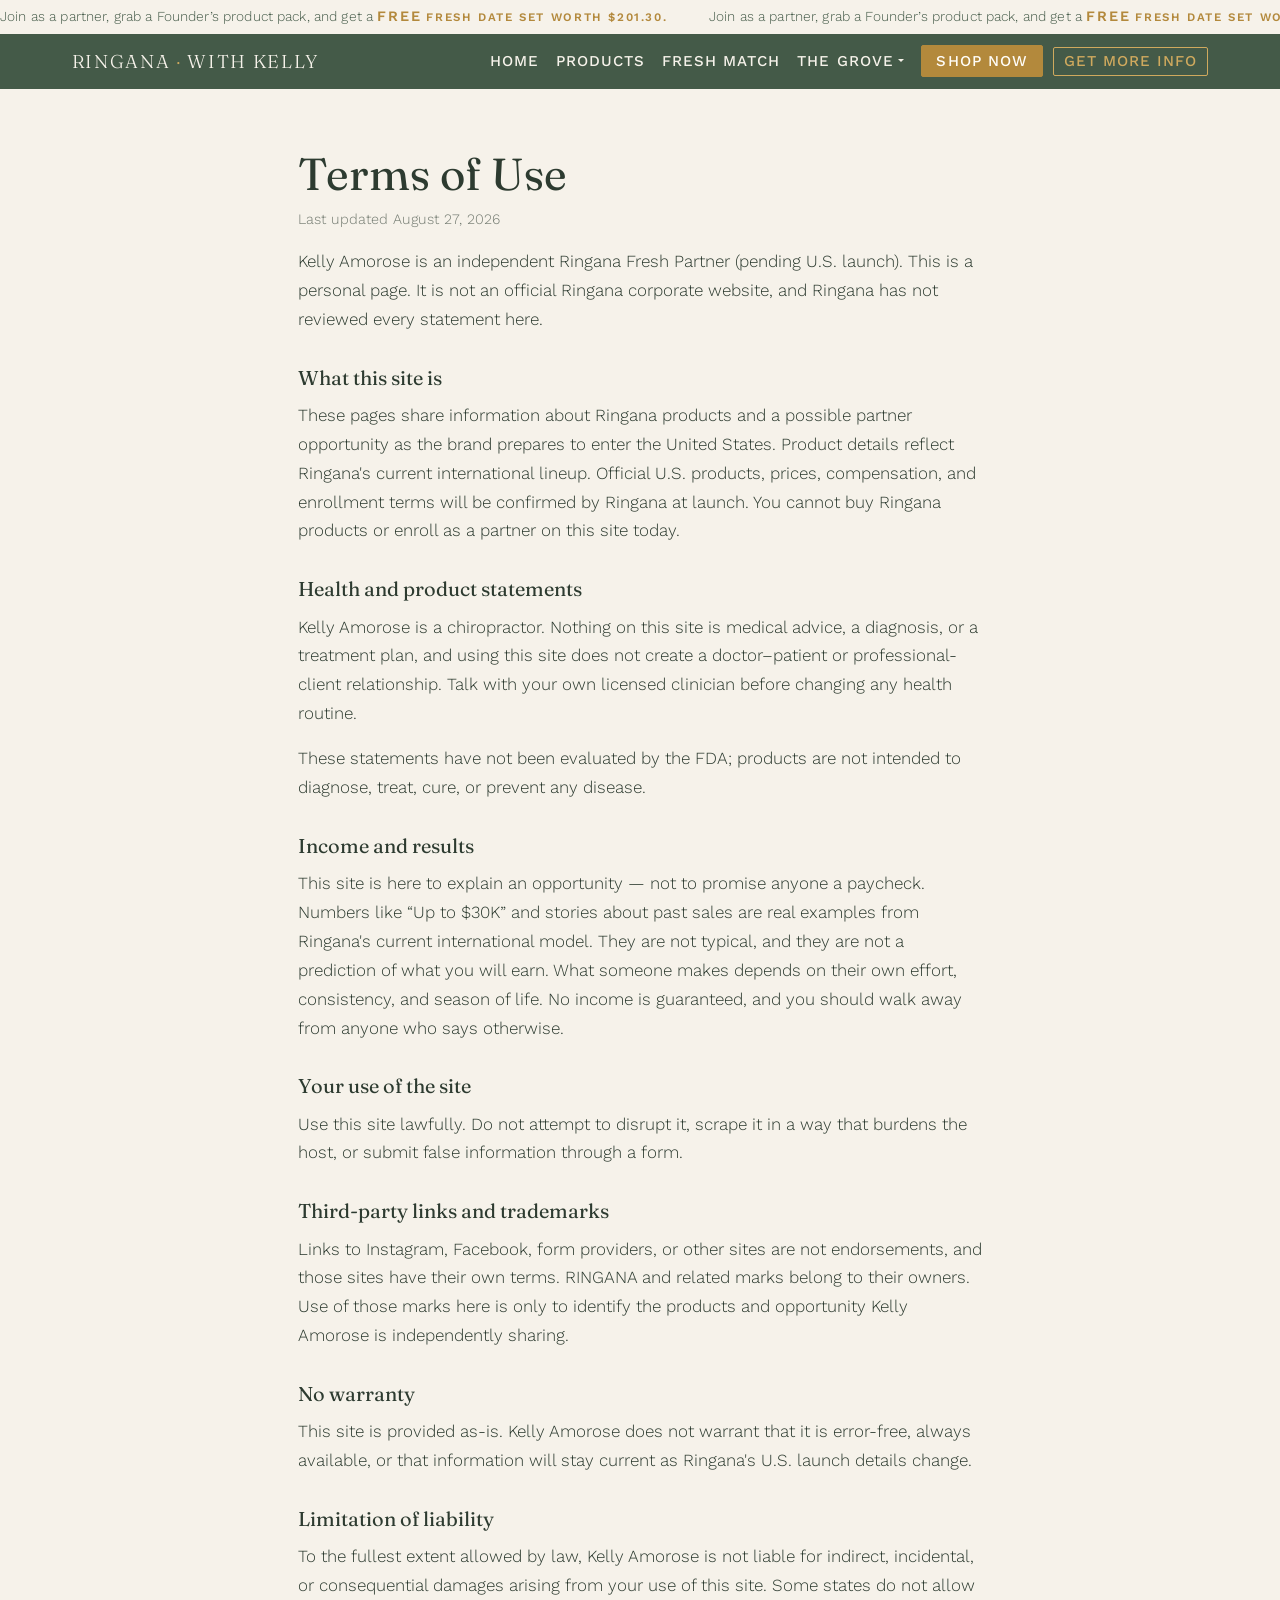
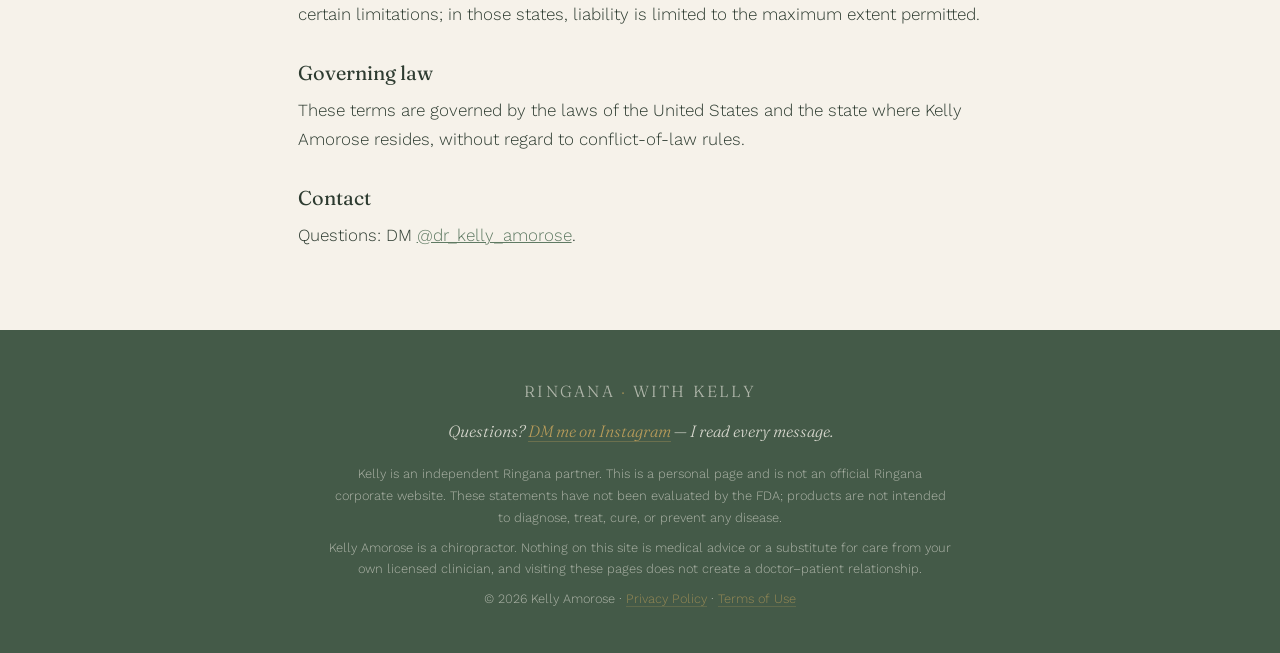
<file: terms.html>
<!DOCTYPE html>
<html lang="en">
<head>
<meta charset="UTF-8">
<meta name="viewport" content="width=device-width, initial-scale=1.0">
<script>!function(){var u=navigator.userAgent||"";if(/Instagram|FBAN|FBAV|FB_IAB|FBOS|Facebook|Line\/|TikTok/i.test(u))document.documentElement.classList.add("is-inapp");if(/iPhone|iPad|iPod/i.test(u)||(navigator.platform==="MacIntel"&&navigator.maxTouchPoints>1))document.documentElement.classList.add("is-ios")}();</script>
<title>Terms of Use — Ringana with Kelly</title>
<meta name="description" content="Terms of Use for this independent Ringana partner page.">
<meta name="robots" content="noindex">
<link rel="canonical" href="https://thefreshgrove.team/ringana-with-kelly/terms.html">
<meta name="theme-color" content="#445a48">
<link rel="icon" href="favicon.svg" type="image/svg+xml">
<link rel="preconnect" href="https://fonts.googleapis.com">
<link rel="preconnect" href="https://fonts.gstatic.com" crossorigin>
<link href="https://fonts.googleapis.com/css?family=Caveat:400,500,600|Fraunces:300,400,500,600|Work+Sans:300,400,500,600&display=swap" rel="stylesheet">
<style>
:root{
  --pine:#5f7a63;
  --pine-deep:#445a48;
  --linen:#f6f2ea;
  --linen-warm:#efe8db;
  --brass:#b3893c;
  --brass-light:#cfa95e;
  --sage:#8ea38f;
  --sage-light:#c9d6ca;
  --ink:#2d3b30;
  --white:#fdfcf9;
  --header-expanded:7.5rem;
  --header-offset:7.5rem;
}
*{margin:0;padding:0;box-sizing:border-box;}
html{scroll-behavior:smooth;}
body{font-family:'Work Sans',sans-serif;font-weight:300;color:var(--ink);background:var(--linen, #f6f2ea);line-height:1.7;font-size:17px;-webkit-font-smoothing:antialiased;}
h1,h2,h3{font-family:'Fraunces',serif;font-weight:400;line-height:1.2;}
a{color:inherit;}
a:focus-visible,button:focus-visible{outline:2px solid var(--brass-light);outline-offset:3px;}
.site-header{position:fixed;top:0;left:0;right:0;z-index:100;background:var(--pine-deep);padding:.8rem 2rem;}
.site-header-inner{max-width:1060px;margin:0 auto;display:flex;flex-direction:row;justify-content:space-between;align-items:center;gap:1.25rem;}
.site-brand{font-family:'Fraunces',serif;color:var(--linen);font-size:clamp(.82rem,2.2vw,1rem);letter-spacing:.14em;text-transform:uppercase;text-decoration:none;white-space:nowrap;}
.site-brand span{color:var(--brass-light);}
.site-nav{display:flex;flex-wrap:wrap;align-items:center;justify-content:flex-end;gap:.85rem 1.15rem;}
.site-nav a{color:var(--linen);text-decoration:none;font-size:.82rem;letter-spacing:.08em;text-transform:uppercase;opacity:.85;}
.site-nav a:hover{opacity:1;color:var(--brass-light);}
.nav-cta{border:1px solid var(--brass-light);padding:.45rem 1.15rem;border-radius:2px;color:var(--brass-light)!important;opacity:1!important;}
.legal-page{max-width:46rem;margin:0 auto;padding:9.2rem 1.6rem 4rem;}
.legal-page h1{font-size:clamp(2rem,4vw,2.8rem);margin:0 0 .35rem;}
.legal-kicker{opacity:.65;font-size:.9rem;margin-bottom:1.4rem;}
.legal-page h2{font-size:1.25rem;margin:2rem 0 .7rem;}
.legal-page p,.legal-page li{margin:0 0 1rem;}
.legal-page ul{padding-left:1.2rem;margin:0 0 1rem;}
.legal-page a{color:var(--pine);text-decoration:underline;}
footer{background:var(--pine-deep);color:var(--linen);padding:3rem 2rem 2.2rem;text-align:center;}
.foot-brand{font-family:'Fraunces',serif;letter-spacing:.14em;text-transform:uppercase;font-size:1rem;margin-bottom:.8rem;}
.foot-brand span{color:var(--brass-light);}
.foot-cta{font-family:'Fraunces',serif;font-style:italic;font-size:1.02rem;opacity:.82;margin:0 auto 1.1rem;max-width:48ch;}
.foot-cta a,.foot-copy a,.foot-legal a{color:var(--brass-light);text-decoration:none;border-bottom:1px solid rgba(207,169,94,.35);}
footer p{font-size:.8rem;opacity:.6;max-width:78ch;margin:0 auto .5rem;}
.foot-social{margin:1.2rem 0;}
.foot-social a{color:var(--linen);text-decoration:none;font-size:.85rem;letter-spacing:.08em;margin:0 .9rem;opacity:.8;}
@media (max-width:880px){
  .site-header{padding:.85rem .9rem;}
  .site-header-inner{flex-direction:column;gap:.65rem;}
  .site-nav{justify-content:center;}
  .legal-page{padding:11rem 1.3rem 3.2rem;}
}
/* Instagram / Facebook in-app: variable fonts drop word spaces and clip display type. */
html.is-inapp{word-spacing:.28em;}
html.is-inapp .site-brand{letter-spacing:.12em;word-spacing:.45em;}
html.is-inapp .site-nav a,html.is-inapp .btn,html.is-inapp .nav-cta,html.is-inapp .standard-item .label,html.is-inapp .eyebrow,html.is-inapp .hero-eyebrow{letter-spacing:.06em;word-spacing:.4em;}
html.is-inapp .hero h1,html.is-inapp .page-hero h1,html.is-inapp h1{padding-top:.14em;line-height:1.2;overflow:visible;}
html.is-inapp .site-nav{flex-wrap:nowrap;}
</style>
<link rel="stylesheet" href="site-extra.css?v=37">
<script src="grove-nav.js?v=2" defer></script>
</head>
<body>
<header class="site-header" id="siteHeader">
  <a class="offer-bar" aria-label="Join as a partner, grab a Founder’s product pack, and get a free FRESH Date Set worth $201.30." href="october.html"><span class="offer-track"><span class="offer-group"><span class="offer-copy"><span class="for-wide">Join as a partner, grab a Founder’s product pack, and get a </span><span class="for-narrow">Join as a partner · grab a Founder’s pack</span><span class="offer-hook"><b class="offer-free">free</b> <b class="offer-set">FRESH Date Set worth $201.30.</b></span></span><span class="offer-copy"><span class="for-wide">Join as a partner, grab a Founder’s product pack, and get a </span><span class="for-narrow">Join as a partner · grab a Founder’s pack</span><span class="offer-hook"><b class="offer-free">free</b> <b class="offer-set">FRESH Date Set worth $201.30.</b></span></span><span class="offer-copy"><span class="for-wide">Join as a partner, grab a Founder’s product pack, and get a </span><span class="for-narrow">Join as a partner · grab a Founder’s pack</span><span class="offer-hook"><b class="offer-free">free</b> <b class="offer-set">FRESH Date Set worth $201.30.</b></span></span><span class="offer-copy"><span class="for-wide">Join as a partner, grab a Founder’s product pack, and get a </span><span class="for-narrow">Join as a partner · grab a Founder’s pack</span><span class="offer-hook"><b class="offer-free">free</b> <b class="offer-set">FRESH Date Set worth $201.30.</b></span></span></span><span class="offer-group" aria-hidden="true"><span class="offer-copy"><span class="for-wide">Join as a partner, grab a Founder’s product pack, and get a </span><span class="for-narrow">Join as a partner · grab a Founder’s pack</span><span class="offer-hook"><b class="offer-free">free</b> <b class="offer-set">FRESH Date Set worth $201.30.</b></span></span><span class="offer-copy"><span class="for-wide">Join as a partner, grab a Founder’s product pack, and get a </span><span class="for-narrow">Join as a partner · grab a Founder’s pack</span><span class="offer-hook"><b class="offer-free">free</b> <b class="offer-set">FRESH Date Set worth $201.30.</b></span></span><span class="offer-copy"><span class="for-wide">Join as a partner, grab a Founder’s product pack, and get a </span><span class="for-narrow">Join as a partner · grab a Founder’s pack</span><span class="offer-hook"><b class="offer-free">free</b> <b class="offer-set">FRESH Date Set worth $201.30.</b></span></span><span class="offer-copy"><span class="for-wide">Join as a partner, grab a Founder’s product pack, and get a </span><span class="for-narrow">Join as a partner · grab a Founder’s pack</span><span class="offer-hook"><b class="offer-free">free</b> <b class="offer-set">FRESH Date Set worth $201.30.</b></span></span></span></span></a>
  <div class="site-header-inner">
    <a href="index.html" class="site-brand">Ringana <span>·</span> with Kelly</a>
    <nav class="site-nav" aria-label="Primary">
      <a href="index.html">Home</a>
      <a href="products.html">Products</a>
      <a class="nav-quiz" id="quizNav" href="https://quiz.thefreshgrove.team/?shop=amorose.ringana.us&code=drkelly&with=kelly-amorose&who=Kelly&look=grove&fonts=fraunces&corners=sharp" target="_blank" rel="noopener">Fresh Match</a>
      <div class="nav-drop">
        <button type="button" class="nav-plan" aria-expanded="false" aria-haspopup="true">The Grove</button>
        <div class="nav-menu">
          <a href="business.html">The team</a>
          <a href="why-now.html">How you get paid</a>
          <a href="october.html">New partners</a>
        </div>
      </div>
      <span class="nav-end">
        <a href="https://amorose.ringana.us/?lang=en" class="nav-cta nav-shop" target="_blank" rel="noopener">Shop Now</a>
        <a href="index.html#connect" class="nav-cta nav-cta-scroll">Get more info</a>
      </span>
    </nav>
  </div>
</header>
<main class="legal-page">
  <h1>Terms of Use</h1>
  <p class="legal-kicker">Last updated August 27, 2026</p>
<p>Kelly Amorose is an independent Ringana Fresh Partner (pending U.S. launch). This is a personal page. It is not an official Ringana corporate website, and Ringana has not reviewed every statement here.</p>
<h2>What this site is</h2>
<p>These pages share information about Ringana products and a possible partner opportunity as the brand prepares to enter the United States. Product details reflect Ringana's current international lineup. Official U.S. products, prices, compensation, and enrollment terms will be confirmed by Ringana at launch. You cannot buy Ringana products or enroll as a partner on this site today.</p>
<h2>Health and product statements</h2>
<p>Kelly Amorose is a chiropractor. Nothing on this site is medical advice, a diagnosis, or a treatment plan, and using this site does not create a doctor–patient or professional-client relationship. Talk with your own licensed clinician before changing any health routine.</p>
<p>These statements have not been evaluated by the FDA; products are not intended to diagnose, treat, cure, or prevent any disease.</p>
<h2>Income and results</h2>
<p>This site is here to explain an opportunity — not to promise anyone a paycheck. Numbers like “Up to $30K” and stories about past sales are real examples from Ringana's current international model. They are not typical, and they are not a prediction of what you will earn. What someone makes depends on their own effort, consistency, and season of life. No income is guaranteed, and you should walk away from anyone who says otherwise.</p>
<h2>Your use of the site</h2>
<p>Use this site lawfully. Do not attempt to disrupt it, scrape it in a way that burdens the host, or submit false information through a form.</p>
<h2>Third-party links and trademarks</h2>
<p>Links to Instagram, Facebook, form providers, or other sites are not endorsements, and those sites have their own terms. RINGANA and related marks belong to their owners. Use of those marks here is only to identify the products and opportunity Kelly Amorose is independently sharing.</p>
<h2>No warranty</h2>
<p>This site is provided as-is. Kelly Amorose does not warrant that it is error-free, always available, or that information will stay current as Ringana's U.S. launch details change.</p>
<h2>Limitation of liability</h2>
<p>To the fullest extent allowed by law, Kelly Amorose is not liable for indirect, incidental, or consequential damages arising from your use of this site. Some states do not allow certain limitations; in those states, liability is limited to the maximum extent permitted.</p>
<h2>Governing law</h2>
<p>These terms are governed by the laws of the United States and the state where Kelly Amorose resides, without regard to conflict-of-law rules.</p>
<h2>Contact</h2>
<p>Questions: DM <a href="https://www.instagram.com/dr_kelly_amorose" target="_blank" rel="noopener">@dr_kelly_amorose</a>.</p>
</main>
<footer>
  <p class="foot-brand">Ringana <span>·</span> with Kelly</p>
  <p class="foot-cta">Questions? <a href="https://www.instagram.com/dr_kelly_amorose" target="_blank" rel="noopener">DM me on Instagram</a> — I read every message.</p>
  <p class="foot-legal">Kelly is an independent Ringana partner. This is a personal page and is not an official Ringana corporate website. These statements have not been evaluated by the FDA; products are not intended to diagnose, treat, cure, or prevent any disease.</p>
  <p class="foot-legal foot-medical">Kelly Amorose is a chiropractor. Nothing on this site is medical advice or a substitute for care from your own licensed clinician, and visiting these pages does not create a doctor–patient relationship.</p>
  <p class="foot-copy">&copy; 2026 Kelly Amorose · <a href="privacy.html">Privacy Policy</a> · <a href="terms.html">Terms of Use</a></p>
</footer>
<div class="quiz-prompt" id="quizPrompt" hidden>
  <button type="button" class="quiz-prompt-back" id="quizPromptDismiss" aria-label="Not now"></button>
  <div class="quiz-prompt-card" role="dialog" aria-modal="true" aria-labelledby="quizPromptTitle">
    <p class="quiz-prompt-kicker">The Fresh Match</p>
    <h2 id="quizPromptTitle">Not sure where to start?</h2>
    <p>A few questions, then a short list that opens on this shop.</p>
    <div class="quiz-prompt-actions">
      <a class="btn btn-brass" id="quizPromptGo" href="https://quiz.thefreshgrove.team/?shop=amorose.ringana.us&code=drkelly&with=kelly-amorose&who=Kelly&look=grove&fonts=fraunces&corners=sharp" target="_blank" rel="noopener">Get your Fresh Match</a>
      <button type="button" class="btn btn-ghost" id="quizPromptLater">Not now</button>
    </div>
  </div>
</div>
<script src="quiz-door.js?v=1" defer></script>
</body>
</html>
</file>
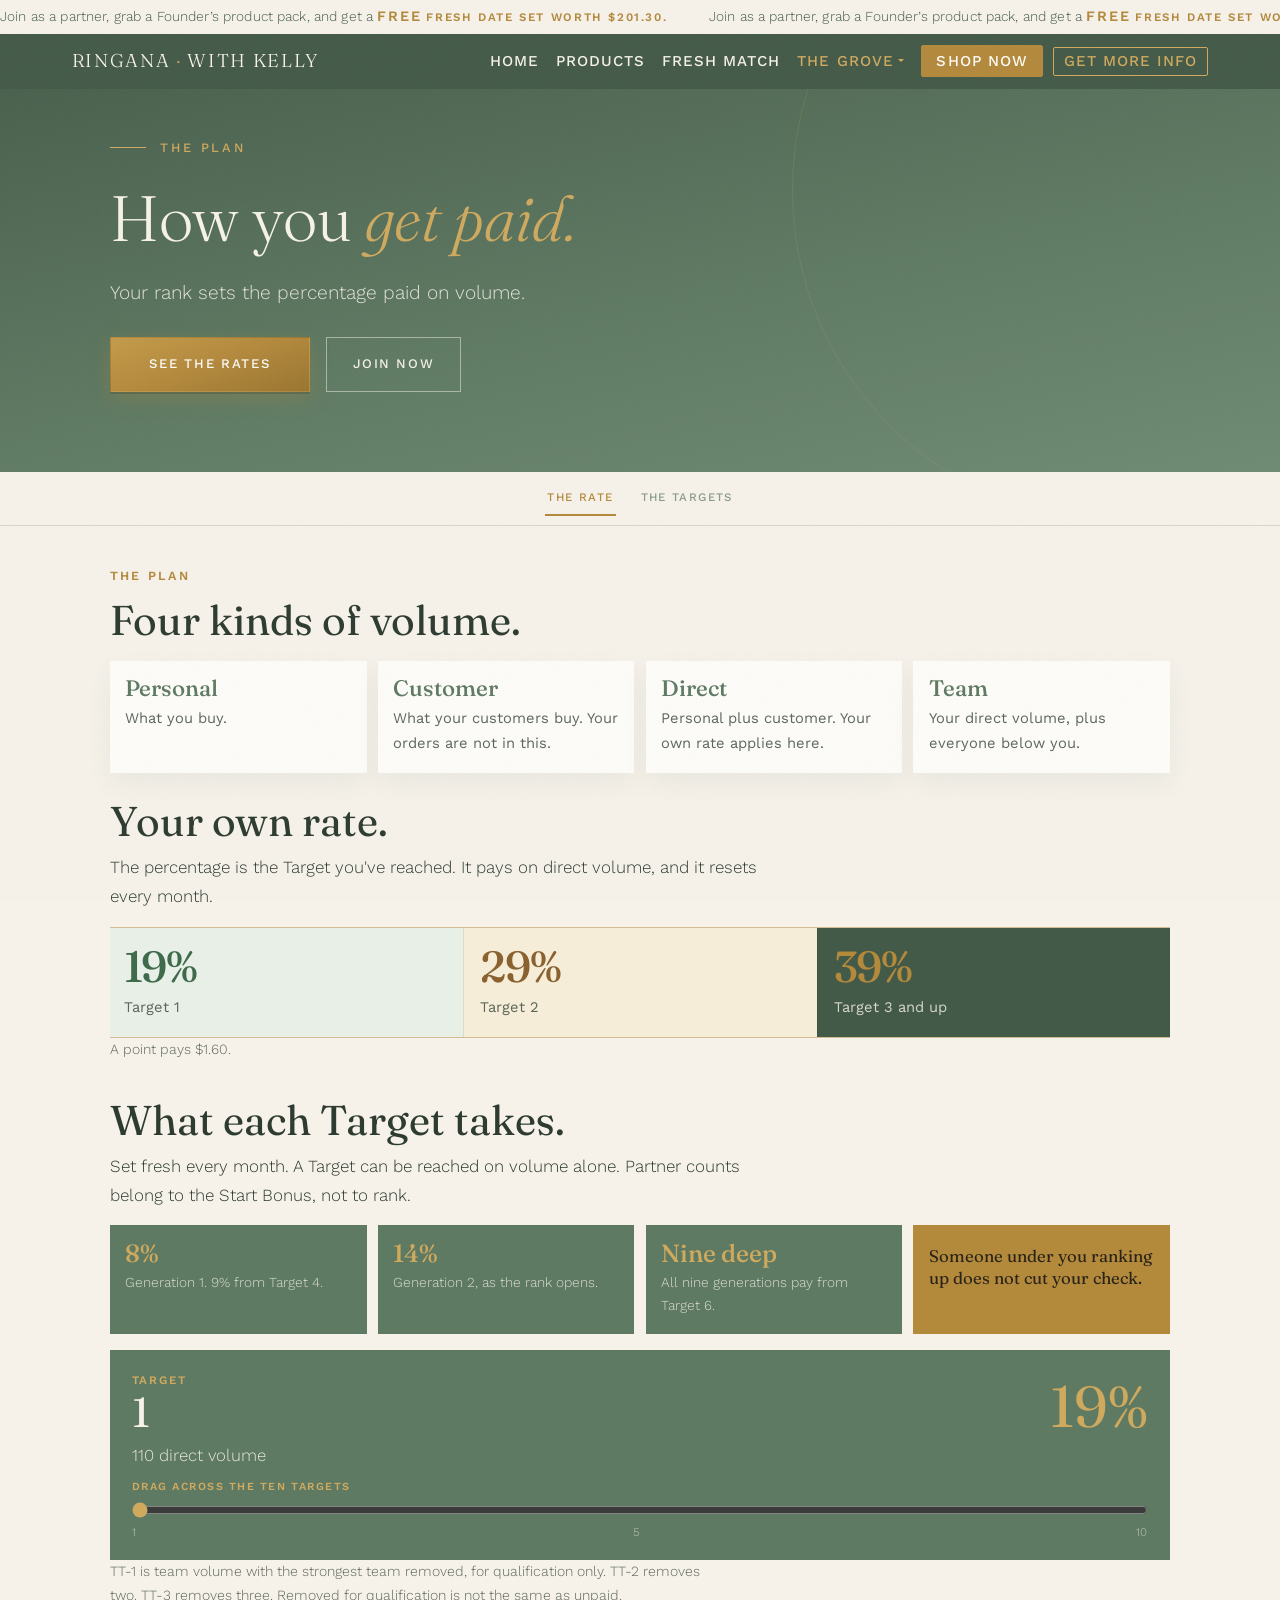
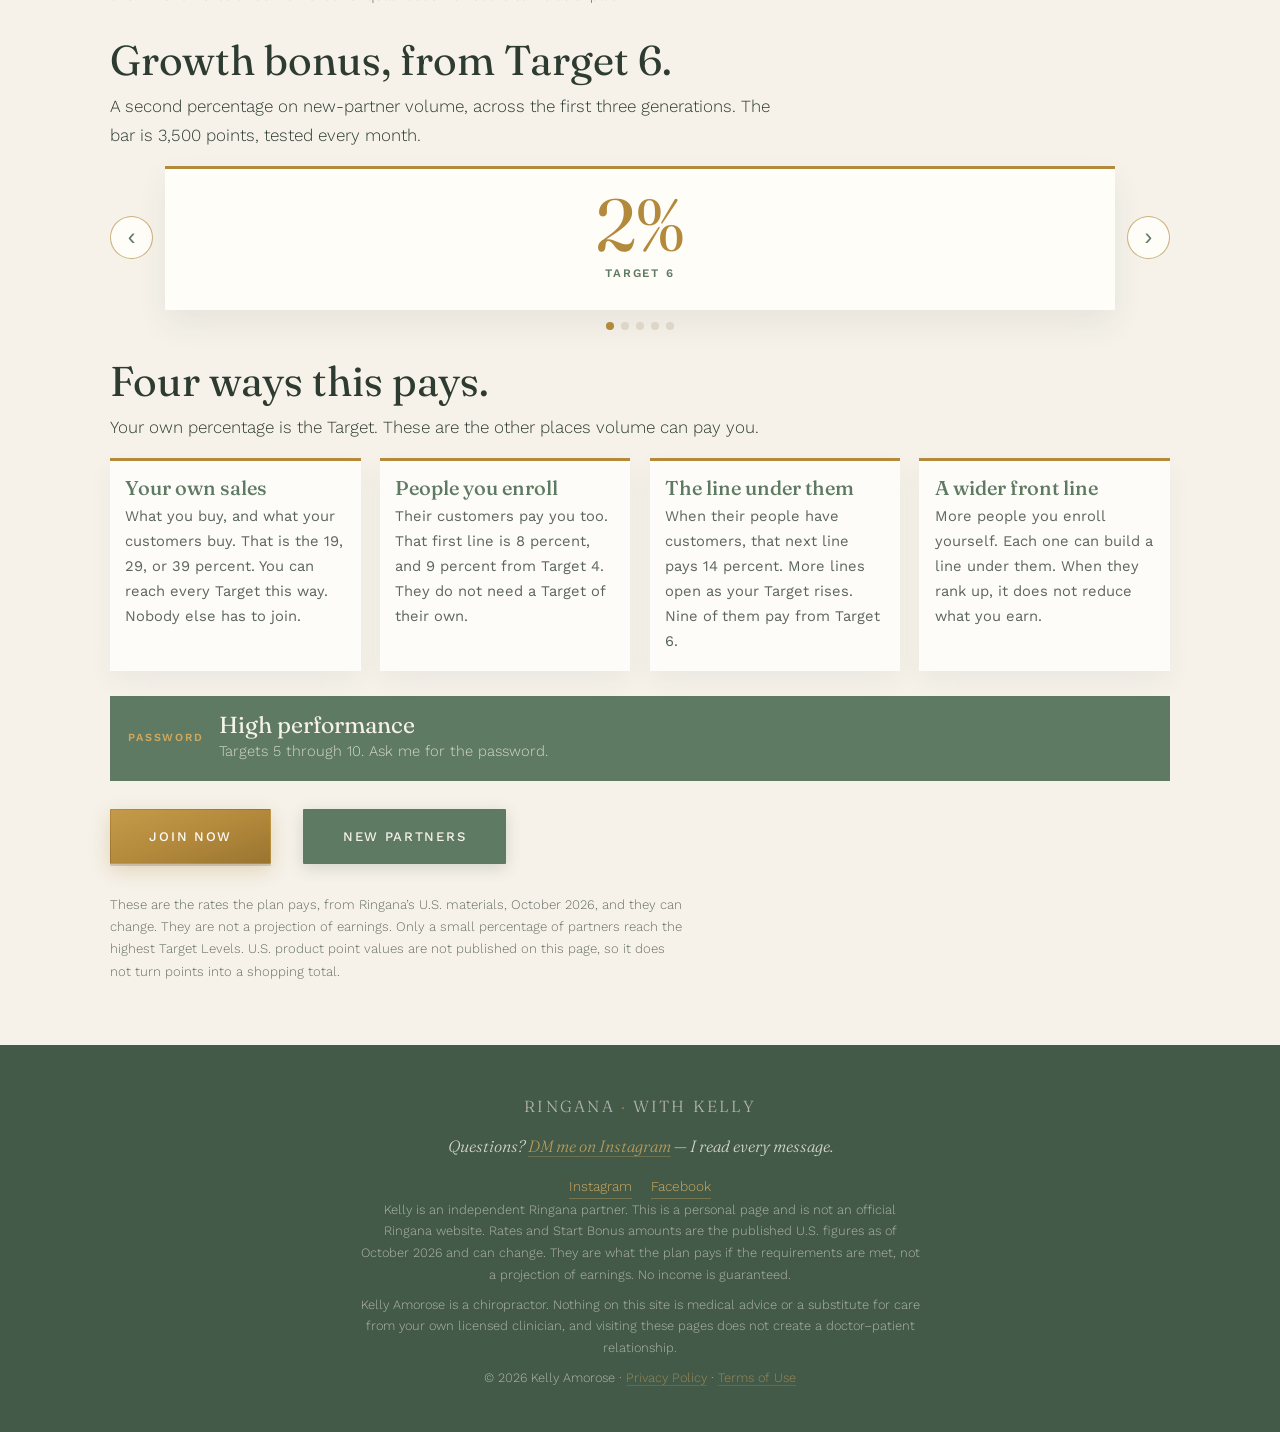
<file: why-now.html>
<!DOCTYPE html>
<html lang="en">
<head>
<!-- CLIENT:START head -->
<meta charset="UTF-8">
<meta name="viewport" content="width=device-width, initial-scale=1.0">
<script>!function(){var u=navigator.userAgent||"";if(/Instagram|FBAN|FBAV|FB_IAB|FBOS|Facebook|Line\/|TikTok/i.test(u))document.documentElement.classList.add("is-inapp");if(/iPhone|iPad|iPod/i.test(u)||(navigator.platform==="MacIntel"&&navigator.maxTouchPoints>1))document.documentElement.classList.add("is-ios")}();</script>
<title>How You Get Paid | The Ringana Plan with Kelly</title>
<meta name="description" content="Your rank sets the percentage — 19, 29, or 39 — paid on volume.">
<link rel="canonical" href="https://thefreshgrove.team/ringana-with-kelly/why-now.html">
<meta property="og:type" content="website">
<meta property="og:site_name" content="Ringana with Kelly">
<meta property="og:title" content="How You Get Paid | The Ringana Plan with Kelly">
<meta property="og:description" content="Your rank sets the percentage — 19, 29, or 39 — paid on volume.">
<meta property="og:url" content="https://thefreshgrove.team/ringana-with-kelly/why-now.html">
<meta property="og:image" content="https://thefreshgrove.team/ringana-with-kelly/og-image.jpg?v=20260824">
<meta property="og:image:secure_url" content="https://thefreshgrove.team/ringana-with-kelly/og-image.jpg?v=20260824">
<meta property="og:image:type" content="image/jpeg">
<meta property="og:image:width" content="1200">
<meta property="og:image:height" content="630">
<meta property="og:image:alt" content="How You Get Paid | The Ringana Plan with Kelly">
<meta property="og:locale" content="en_US">
<meta name="twitter:card" content="summary_large_image">
<meta name="twitter:title" content="How You Get Paid | The Ringana Plan with Kelly">
<meta name="twitter:description" content="Your rank sets the percentage — 19, 29, or 39 — paid on volume.">
<meta name="twitter:image" content="https://thefreshgrove.team/ringana-with-kelly/og-image.jpg?v=20260824">
<meta name="twitter:image:alt" content="How You Get Paid | The Ringana Plan with Kelly">
<meta name="theme-color" content="#445a48">
<link rel="icon" href="favicon.svg" type="image/svg+xml">
<link rel="preconnect" href="https://fonts.googleapis.com">
<link rel="preconnect" href="https://fonts.gstatic.com" crossorigin>
<link href="https://fonts.googleapis.com/css?family=Caveat:400,500,600|Fraunces:300,400,500,600|Work+Sans:300,400,500,600&display=swap" rel="stylesheet">
<script type="application/ld+json">
{
  "@context": "https://schema.org",
  "@graph": [
    {
      "@type": "WebPage",
      "@id": "https://thefreshgrove.team/ringana-with-kelly/why-now.html#webpage",
      "url": "https://thefreshgrove.team/ringana-with-kelly/why-now.html",
      "name": "How You Get Paid | The Ringana Plan with Kelly",
      "description": "Your rank sets the percentage — 19, 29, or 39 — paid on volume.",
      "isPartOf": {"@id": "https://thefreshgrove.team/ringana-with-kelly/#website"},
      "about": {"@id": "https://thefreshgrove.team/ringana-with-kelly/#person"}
    }
  ]
}
</script>
<!-- CLIENT:END head -->
<style>
/* CLIENT:START theme */
:root{
  --pine:#5f7a63;
  --pine-deep:#445a48;
  --linen:#f6f2ea;
  --linen-warm:#efe8db;
  --brass:#b3893c;
  --brass-light:#cfa95e;
  --sage:#8ea38f;
  --sage-light:#c9d6ca;
  --ink:#2d3b30;
  --white:#fdfcf9;
  --header-expanded:7.5rem;
  --header-offset:7.5rem;
}
/* CLIENT:END theme */
/* CORE:START css */
*{margin:0;padding:0;box-sizing:border-box;}
html{scroll-behavior:smooth;}
body{font-family:'Work Sans',sans-serif;font-weight:300;color:var(--ink);background:var(--linen);line-height:1.7;font-size:17px;-webkit-font-smoothing:antialiased;}
body::before{content:'';position:fixed;inset:0;pointer-events:none;z-index:9998;opacity:.04;background-image:url("data:image/svg+xml,%3Csvg viewBox='0 0 200 200' xmlns='http://www.w3.org/2000/svg'%3E%3Cfilter id='n'%3E%3CfeTurbulence type='fractalNoise' baseFrequency='0.85' numOctaves='4' stitchTiles='stitch'/%3E%3C/filter%3E%3Crect width='100%25' height='100%25' filter='url(%23n)'/%3E%3C/svg%3E");background-size:180px 180px;}
h1,h2,h3,h4,.serif{font-family:'Fraunces',serif;font-weight:400;line-height:1.15;}
a{color:inherit;}
a:focus-visible,button:focus-visible,summary:focus-visible{outline:2px solid var(--brass-light);outline-offset:3px;}

.site-header{
  position:fixed;top:0;left:0;right:0;z-index:100;
  background:rgba(68,90,72,0.95);
  padding:1.35rem 2rem 1rem;
  transition:padding .35s ease,background .35s ease,box-shadow .35s ease;
}
.site-header.is-scrolled{
  padding:.8rem 2rem;
  background:rgba(68,90,72,.98);
  box-shadow:0 4px 24px rgba(68,90,72,.22);
}
.site-header-inner{
  max-width:1060px;margin:0 auto;
  display:flex;flex-direction:column;align-items:center;gap:.9rem;
  transition:gap .35s ease;
}
.site-header.is-scrolled .site-header-inner{
  flex-direction:row;justify-content:space-between;align-items:center;gap:1.25rem;
}
.site-brand{
  font-family:'Fraunces',serif;
  color:var(--linen);
  font-size:clamp(1.15rem,3vw,1.6rem);
  letter-spacing:.2em;
  text-transform:uppercase;
  text-decoration:none;
  white-space:nowrap;
  line-height:1.2;
  transition:font-size .35s ease,letter-spacing .35s ease;
}
.site-brand span{color:var(--brass-light);}
.site-header.is-scrolled .site-brand{
  font-size:clamp(.82rem,2.2vw,1rem);
  letter-spacing:.14em;
}
.site-nav{
  display:flex;flex-wrap:wrap;align-items:center;justify-content:center;
  gap:1.2rem 2rem;
  transition:gap .35s ease;
}
.site-header.is-scrolled .site-nav{justify-content:flex-end;align-items:center;gap:.85rem 1.15rem;flex-wrap:nowrap;}
.site-nav .nav-about{margin-left:0;transition:margin-left .35s ease;}
.site-header.is-scrolled .site-nav .nav-about{margin-left:.85rem;}
.site-nav a{color:var(--linen);text-decoration:none;font-size:.82rem;letter-spacing:.08em;text-transform:uppercase;font-weight:400;opacity:.85;transition:opacity .2s,color .2s;}
.site-nav a:hover{opacity:1;color:var(--brass-light);}
.site-nav a.active{opacity:1;color:var(--brass-light);}
.nav-cta{border:1px solid var(--brass-light);padding:.45rem 1.15rem;border-radius:2px;color:var(--brass-light) !important;opacity:1 !important;font-size:.78rem;letter-spacing:.08em;text-transform:uppercase;white-space:nowrap;transition:background .2s,color .2s,opacity .35s ease,max-width .35s ease,padding .35s ease,margin .35s ease,border-color .35s ease,visibility 0s;}
.nav-cta:hover{background:var(--brass-light);color:var(--pine) !important;}
.nav-cta-scroll{max-width:0;width:0;padding-left:0;padding-right:0;margin-left:0;border-color:transparent;border-width:0;opacity:0;visibility:hidden;overflow:hidden;pointer-events:none;position:absolute;}
.site-header.is-scrolled .nav-cta-scroll{max-width:11rem;width:auto;padding:.45rem 1.15rem;margin-left:1rem;border-color:var(--brass-light);border-width:1px;opacity:1;visibility:visible;pointer-events:auto;position:static;}
body.nav-open{overflow:hidden;}

.page-hero{background:linear-gradient(168deg,var(--pine-deep) 0%,var(--pine) 60%,#6f8b73 100%);color:var(--linen);padding:calc(var(--header-expanded) + 3rem) 2rem 5rem;position:relative;overflow:clip;}
.page-hero::after{content:'';position:absolute;right:-14vw;top:-16vh;width:52vw;height:52vw;max-width:700px;max-height:700px;border:1px solid rgba(207,169,94,.16);border-radius:50%;pointer-events:none;}
.page-hero-inner{max-width:1060px;margin:0 auto;position:relative;z-index:2;}
.hero-eyebrow{font-size:.8rem;letter-spacing:.22em;text-transform:uppercase;color:var(--brass-light);font-weight:500;margin-bottom:1.4rem;display:flex;align-items:center;gap:.9rem;}
.hero-eyebrow::before{content:'';width:36px;height:1px;background:var(--brass-light);}
.page-hero h1{font-size:clamp(2.4rem,5.4vw,4rem);font-weight:300;margin-bottom:1.4rem;max-width:15ch;}
.page-hero h1 em{font-style:italic;color:var(--brass-light);}
.page-hero p{font-size:clamp(1.02rem,1.5vw,1.2rem);max-width:56ch;opacity:.88;}

section{padding:5.5rem 2rem;}
.container{max-width:1060px;margin:0 auto;}
.eyebrow{font-size:.78rem;letter-spacing:.22em;text-transform:uppercase;color:var(--brass);font-weight:600;margin-bottom:1rem;}
.section-title{font-size:clamp(1.8rem,3.6vw,2.6rem);font-weight:400;margin-bottom:1.3rem;max-width:24ch;}
.lede{font-size:1.12rem;max-width:62ch;margin-bottom:1.6rem;}
.btn{display:inline-block;padding:.95rem 2.4rem;font-family:'Work Sans',sans-serif;font-size:.82rem;font-weight:500;letter-spacing:.13em;text-transform:uppercase;text-decoration:none;border-radius:1px;transition:transform .22s ease,box-shadow .22s ease,background .22s ease;cursor:pointer;border:1px solid transparent;}
.btn-brass{background:linear-gradient(160deg,#c49a4a 0%,var(--brass) 50%,#9a7530 100%);color:var(--white);box-shadow:0 2px 0 rgba(0,0,0,.14),0 6px 20px rgba(179,137,60,.3);}
.btn-brass:hover{background:linear-gradient(160deg,#d4ad5e 0%,var(--brass-light) 55%,var(--brass) 100%);transform:translateY(-2px);box-shadow:0 3px 0 rgba(0,0,0,.1),0 10px 28px rgba(179,137,60,.38);}
.btn-pine{background:var(--pine);color:var(--linen);box-shadow:0 4px 16px rgba(68,90,72,.2);}
.btn-pine:hover{background:var(--pine-deep);transform:translateY(-2px);}

/* Standards band — mirrors homepage */
.standards{background:var(--pine);color:var(--linen);padding:3.2rem 2rem;}
.standards .container{display:grid;grid-template-columns:repeat(4,1fr);gap:2rem;text-align:center;}
.standard-item{border-left:1px solid rgba(207,169,94,.3);padding:0 1rem;}
.standard-item:first-child{border-left:none;}
.standard-icon{display:block;width:2rem;height:2rem;margin:0 auto .55rem;color:var(--brass-light);opacity:.8;}
.standard-item .num{font-family:'Fraunces',serif;font-size:clamp(1.5rem,2.4vw,1.9rem);color:var(--brass-light);display:block;margin-bottom:.35rem;line-height:1.1;}
.standard-item .label{font-size:.78rem;letter-spacing:.1em;text-transform:uppercase;opacity:.82;line-height:1.45;white-space:normal;}

/* Why now band */
.whynow{background:var(--linen);}
.whynow .standards{margin-top:3rem;}
.moment-grid{display:grid;grid-template-columns:1fr 1fr;gap:1.3rem;margin-top:2.4rem;}
.moment-card{background:var(--white);border-radius:3px;padding:2rem 1.8rem;border-top:3px solid var(--brass);}
.moment-card h3{font-size:1.2rem;margin-bottom:.6rem;}
.moment-card p{font-size:.95rem;opacity:.9;}
.moment-card .stat{font-family:'Fraunces',serif;font-size:2rem;color:var(--brass);display:block;margin-bottom:.3rem;}

/* How it works */
.how{background:var(--linen-warm);}
.steps{margin-top:2.6rem;}
.step{display:grid;grid-template-columns:88px 1fr;gap:1.8rem;padding:1.9rem 0;border-top:1px solid #ddd5c5;align-items:start;}
.step:first-child{border-top:none;}
.step-num{font-family:'Fraunces',serif;font-size:2.4rem;color:var(--brass);line-height:1;padding-top:.2rem;}
.step h3{font-size:1.25rem;margin-bottom:.4rem;}
.step p{max-width:62ch;font-size:.98rem;}

/* The Opportunity */
.opportunity{background:var(--white);}
.opportunity-grid{
  display:grid;
  grid-template-columns:repeat(5,minmax(0,1fr));
  gap:1rem;
  margin-top:2.4rem;
  align-items:stretch;
}
.opportunity-card{
  display:flex;
  flex-direction:column;
  justify-content:center;
  align-items:center;
  text-align:center;
  min-height:9.5rem;
  padding:1.75rem 1rem;
  border:1px solid #e3d9c8;
  border-radius:3px;
  background:var(--linen);
  border-top:3px solid var(--brass);
}
.opportunity-card .num{
  font-family:'Fraunces',serif;
  font-size:clamp(1.35rem,2.2vw,1.95rem);
  color:var(--brass);
  display:block;
  margin-bottom:.45rem;
  line-height:1.15;
}
.opportunity-card .num.long{font-size:clamp(1rem,1.6vw,1.4rem);}
.opportunity-card .label{
  font-size:.74rem;
  letter-spacing:.06em;
  text-transform:uppercase;
  opacity:.88;
  line-height:1.45;
  max-width:14ch;
}
.opportunity-card--featured{
  background:linear-gradient(175deg,#fffdf8 0%,var(--linen) 100%);
  border-color:rgba(179,137,60,.45);
  box-shadow:0 8px 24px rgba(179,137,60,.12);
}
.opportunity-card--featured .num{font-size:clamp(1.55rem,2.4vw,2.1rem);}
.opportunity-note{
  font-size:.88rem;
  opacity:.72;
  margin:1.4rem auto 0;
  max-width:62ch;
  text-align:center;
}
.why-partner .highlight{font-family:'Fraunces',serif;color:var(--brass);font-weight:500;}

/* You do / Ringana does */
.split{background:var(--pine);color:var(--linen);position:relative;overflow:hidden;}
.split::after{content:'';position:absolute;left:-12vw;bottom:-24vh;width:48vw;height:48vw;border:1px solid rgba(207,169,94,.14);border-radius:50%;pointer-events:none;}
.split .eyebrow{color:var(--brass-light);}
.split .section-title{color:var(--linen);}
.split .lede{opacity:.9;}
.split-grid{display:grid;grid-template-columns:1fr 1fr;gap:1.4rem;margin-top:2.6rem;position:relative;z-index:2;}
.split-col{border:1px solid rgba(207,169,94,.3);border-radius:3px;padding:2rem 1.8rem;background:rgba(20,37,25,.35);}
.split-col h3{color:var(--brass-light);font-size:1.25rem;margin-bottom:1.1rem;}
.split-col ul{list-style:none;}
.split-col li{padding:.55rem 0 .55rem 1.6rem;position:relative;font-size:.96rem;opacity:.92;border-top:1px solid rgba(246,242,234,.08);}
.split-col li:first-child{border-top:none;}
.split-col li::before{content:'—';position:absolute;left:0;color:var(--brass-light);}

/* Fit check */
.fit{background:var(--linen);}
.fit-grid{display:grid;grid-template-columns:1fr 1fr;gap:3rem;margin-top:2.4rem;}
.fit-col h3{font-size:1.25rem;margin-bottom:1rem;padding-bottom:.6rem;border-bottom:2px solid var(--brass);display:inline-block;}
.fit-col ul{list-style:none;}
.fit-col li{padding:.6rem 0 .6rem 1.7rem;position:relative;font-size:.97rem;}
.fit-yes li::before{content:'✓';position:absolute;left:0;color:var(--pine);font-weight:600;}
.fit-no li::before{content:'✕';position:absolute;left:0;color:var(--brass);font-weight:600;}

/* Founding team */
.founding-spread{
  padding:0 0 clamp(4rem,7vw,6rem);
  background:var(--linen-warm);
}
.founding-banner{
  position:relative;
  min-height:min(38vh,360px);
  display:flex;
  align-items:center;
  overflow:hidden;
}
.founding-banner-bg{
  position:absolute;
  inset:0;
  z-index:0;
}
.founding-banner-bg img{
  width:100%;
  height:100%;
  object-fit:cover;
  object-position:center 42%;
  display:block;
}
.founding-banner-bg::after{
  content:'';
  position:absolute;
  inset:0;
  background:linear-gradient(180deg,transparent 0%,rgba(246,242,234,.12) 70%,rgba(246,242,234,.35) 100%);
  pointer-events:none;
}
.founding-banner-overlay{
  position:relative;
  z-index:2;
  width:100%;
  max-width:1060px;
  margin:0 auto;
  padding:clamp(2.4rem,4.5vw,3.5rem) 2rem 1.4rem;
}
.founding-banner-box{
  display:inline-block;
  background:rgba(253,252,249,.92);
  backdrop-filter:blur(10px);
  -webkit-backdrop-filter:blur(10px);
  border-radius:2px;
  padding:1.25rem 1.5rem 1.4rem;
  max-width:min(100%,42ch);
  box-shadow:0 8px 24px rgba(68,90,72,.08);
}
.founding-banner-box .eyebrow{margin-bottom:.75rem;}
.founding-banner-box .section-title{margin:0;max-width:16ch;}
.founding-content{
  max-width:1060px;
  margin:0 auto;
  padding:0 2rem;
}
.founding-panel{
  position:relative;
  z-index:3;
  margin-top:-.5rem;
  background:var(--white);
  padding:2.35rem 2.1rem;
  border-radius:2px;
  box-shadow:0 14px 44px rgba(68,90,72,.09);
}
.founding-panel p{margin-bottom:1.1rem;max-width:none;}
.founding-panel .pull{margin:1.4rem 0;}
.founding-panel .why-partner{
  margin:1.6rem 0 0;
  padding:1.5rem 0 0;
  background:transparent;
  border:none;
  border-top:1px solid rgba(179,137,60,.28);
  border-radius:0;
}
.founding-panel .why-partner h3{font-size:1.12rem;margin-bottom:.7rem;}
.founding-panel .why-partner p{font-size:.96rem;margin-bottom:.75rem;}
.founding-panel .cta-row{margin-top:1.8rem;}
.pull{font-family:'Fraunces',serif;font-style:italic;font-size:1.2rem;color:var(--pine);border-left:2px solid var(--brass);padding-left:1.2rem;line-height:1.45;}
.why-partner .highlight{font-family:'Fraunces',serif;color:var(--brass);font-weight:500;}
.cta-row{display:flex;gap:1rem;flex-wrap:wrap;}
.why-partner{
  margin:2.4rem 0;
  padding:2rem 1.8rem;
  background:var(--white);
  border-left:3px solid var(--brass);
  border-radius:3px;
}
.why-partner h3{font-size:1.25rem;margin-bottom:.9rem;}
.why-partner p{max-width:62ch;margin-bottom:.9rem;}
.why-partner p:last-child{margin-bottom:0;}

/* FAQ */
.faq{background:var(--linen);}
.faq-list{margin-top:2.2rem;max-width:800px;}
.faq details{border-top:1px solid #ddd5c5;padding:1.2rem 0;}
.faq details:last-child{border-bottom:1px solid #ddd5c5;}
.faq summary{
  font-family:'Fraunces',serif;
  font-size:1.15rem;
  cursor:pointer;
  list-style:none;
  display:flex;
  justify-content:space-between;
  align-items:center;
  gap:1rem;
  -webkit-tap-highlight-color:transparent;
}
.faq summary::-webkit-details-marker{display:none;}
.faq summary::after{content:'+';font-size:1.5rem;color:var(--brass);flex-shrink:0;transition:transform .25s;}
.faq details[open] summary::after{transform:rotate(45deg);}
.faq details p{padding-top:.9rem;font-size:.97rem;max-width:64ch;}

/* Connect modal — letter style */
.connect-modal{position:fixed;inset:0;z-index:200;display:flex;align-items:center;justify-content:center;padding:1.4rem;opacity:0;visibility:hidden;pointer-events:none;transition:opacity .25s ease,visibility .25s ease;}
.connect-modal.open{opacity:1;visibility:visible;pointer-events:auto;}
.connect-modal-backdrop{position:absolute;inset:0;background:rgba(20,37,25,.65);}
.connect-modal-panel.letter-panel{position:relative;z-index:2;width:min(100%,560px);max-height:min(92dvh,820px);overflow:auto;background:transparent;border:none;box-shadow:none;padding:0;}
.connect-modal-close{position:absolute;top:.6rem;right:.8rem;z-index:3;background:rgba(255,255,255,.7);border:1px solid #e3d9c8;border-radius:50%;font-size:1.5rem;line-height:1;color:var(--pine);cursor:pointer;width:2.2rem;height:2.2rem;display:flex;align-items:center;justify-content:center;}
.letter-paper{background:linear-gradient(175deg,#fffcf7 0%,#f8f3ea 100%);border:1px solid #e3d9c8;border-radius:2px;padding:2.8rem 2.6rem 2.4rem;box-shadow:0 24px 60px rgba(68,90,72,.24),inset 0 1px 0 rgba(255,255,255,.85);position:relative;}
.letter-paper::before{content:'';position:absolute;inset:0;background-image:url("data:image/svg+xml,%3Csvg viewBox='0 0 200 200' xmlns='http://www.w3.org/2000/svg'%3E%3Cfilter id='n'%3E%3CfeTurbulence type='fractalNoise' baseFrequency='0.9' numOctaves='4' stitchTiles='stitch'/%3E%3C/filter%3E%3Crect width='100%25' height='100%25' filter='url(%23n)'/%3E%3C/svg%3E");opacity:.05;pointer-events:none;border-radius:2px;}
.letter-head,.letter-body-copy,.letter-form,.letter-interest,.letter-sign,.modal-fine{position:relative;z-index:1;}
.letter-signup{display:flex;flex-direction:column;gap:0;}
.letter-interest{width:100%;margin:0 0 .75rem;}
.letter-interest-label{
  font-family:'Work Sans',sans-serif;
  font-size:.72rem;
  font-weight:600;
  letter-spacing:.07em;
  text-transform:uppercase;
  color:var(--pine);
  margin:0 0 .45rem;
}
.letter-interest-row{display:flex;flex-wrap:nowrap;gap:.32rem;width:100%;}
.letter-interest-chip{
  flex:1 1 0;
  min-width:0;
  font-family:'Work Sans',sans-serif;
  font-size:.68rem;
  font-weight:600;
  line-height:1.25;
  text-align:center;
  color:var(--ink);
  background:#fff;
  border:1.5px solid rgba(95,122,99,.28);
  border-radius:999px;
  padding:.5rem .15rem;
  cursor:pointer;
  transition:background .15s,border-color .15s,color .15s,box-shadow .15s;
}
.letter-interest-chip:hover{border-color:var(--brass);}
.letter-interest-chip.on{
  background:var(--pine);
  border-color:var(--pine);
  color:#fff;
  box-shadow:0 2px 10px rgba(68,90,72,.22);
}
.letter-interest-error{
  font-family:'Work Sans',sans-serif;
  font-size:.82rem;
  color:#9b3b3b;
  margin:.4rem 0 0;
}
.letter-name{width:100%;margin:0 0 .75rem;}
.letter-name-input{
  width:100%;
  box-sizing:border-box;
  font-family:'Work Sans',sans-serif;
  background:#fffcf7;
  border:1px solid rgba(28,50,39,.18);
  color:var(--ink);
  padding:.85rem 1rem;
  font-size:.95rem;
  border-radius:1px;
}
.letter-name-input:focus{
  outline:2px solid var(--brass);
  outline-offset:1px;
  border-color:var(--brass);
}

.letter-salutation{font-family:'Caveat',cursive;font-size:2.4rem;font-weight:500;margin-bottom:.6rem;color:var(--pine);line-height:1.1;transform:rotate(-.8deg);transform-origin:left center;}
.letter-body-copy p{font-family:'Caveat',cursive;font-size:1.45rem;line-height:1.55;margin-bottom:1.2rem;max-width:48ch;color:var(--ink);}

/* fs-submit-visible */
.connect-modal-panel.letter-panel{
  -webkit-overflow-scrolling:touch;
  scroll-padding-bottom:6rem;
}
#fd-form-modal [class*="__content"],
#fd-form-modal [class*="__fields"],
#fd-form-modal [class*="__footer"]{
  display:flex !important;
  flex-direction:column !important;
  width:100% !important;
  max-width:100% !important;
}
#fd-form-modal [class*="__footer"],
#fd-form-modal [class*="__button"],
#fd-form-modal button.fd-btn,
#kit-form-modal .formkit-submit,
#kit-form-modal [data-element="submit"]{
  display:block !important;
  visibility:visible !important;
  opacity:1 !important;
  width:100% !important;
  max-width:100% !important;
  box-sizing:border-box !important;
  margin-top:.65rem !important;
}
@media (max-width:720px){
  .connect-modal{padding:.7rem .7rem max(.7rem, env(safe-area-inset-bottom));align-items:flex-start;}
  .connect-modal-panel.letter-panel{max-height:96dvh;}
  .letter-paper{padding:1.5rem 1.15rem 1.25rem;}
  .letter-salutation{font-size:2rem;margin-bottom:.35rem;}
  .letter-body-copy p{font-size:1.2rem;margin-bottom:.7rem;}
}
@media (max-height:740px){
  .letter-body-copy p{margin-bottom:.45rem;}
  .letter-sign{margin-top:.8rem;}
}
#fd-form-modal,#fd-form-modal > *{margin:0 !important;}
#fd-form-modal .ff-kit-removed__form{padding:0 !important;margin:0 !important;}
#fd-form-modal input,#fd-form-modal textarea,#fd-form-modal select,#fd-form-modal button{font-family:'Work Sans',sans-serif !important;border-radius:1px !important;}
#fd-form-modal input:focus,#fd-form-modal textarea:focus,#fd-form-modal select:focus{outline:2px solid var(--brass) !important;outline-offset:1px !important;}
#fd-form-modal .ff-kit-removed__success,
#fd-form-modal .ff-kit-removed__success-message{
  display:none !important;
  visibility:hidden !important;
  height:0 !important;
  overflow:hidden !important;
  padding:0 !important;
  margin:0 !important;
}
#fd-form-modal.is-submitted .ff-kit-removed__form{display:none !important;}
.optin-success{
  display:none;
  text-align:center;
  padding:2rem 1.5rem 1.5rem;
  margin-top:.35rem;
  border:1px solid rgba(179,137,60,.42);
  border-radius:2px;
  background:linear-gradient(175deg,#fffdf8 0%,#f3ebdc 100%);
  box-shadow:0 10px 32px rgba(179,137,60,.22),inset 0 1px 0 rgba(255,255,255,.9);
}
.optin-success.is-visible{display:block;}
.optin-success-mark{
  width:3.5rem;height:3.5rem;
  margin:0 auto 1.1rem;
  border-radius:50%;
  background:linear-gradient(160deg,#c49a4a 0%,var(--brass) 50%,#9a7530 100%);
  color:var(--white,#fff);
  font-size:1.65rem;
  line-height:3.5rem;
  font-weight:600;
  box-shadow:0 4px 16px rgba(179,137,60,.35);
}
.optin-success-eyebrow{
  font-size:.78rem;
  letter-spacing:.22em;
  text-transform:uppercase;
  color:var(--brass);
  margin-bottom:.55rem;
  font-weight:500;
}
.optin-success-title{
  font-family:'Fraunces',serif;
  font-size:2rem;
  color:var(--pine);
  margin-bottom:.75rem;
  line-height:1.2;
}
.optin-success-copy{
  font-family:'Work Sans',sans-serif;
  font-size:1.08rem;
  line-height:1.65;
  color:rgba(34,48,31,.85);
  max-width:38ch;
  margin:0 auto;
}
.letter-paper.is-submitted .letter-body-copy,
.letter-paper.is-submitted .letter-interest,
.letter-paper.is-submitted .letter-name,
.letter-paper.is-submitted .letter-social,
.letter-paper.is-submitted .letter-sign,
.letter-paper.is-submitted .modal-fine{display:none;}
.letter-sign{font-family:'Caveat',cursive;margin-top:1.4rem;color:var(--pine);font-size:1.75rem;font-weight:500;transform:rotate(-1.2deg);transform-origin:left center;}
.modal-fine{font-size:.75rem;opacity:.55;margin-top:1.2rem;text-align:left;}

.foot-ig{
  background:var(--pine-deep);
  width:100%;
  margin:.55rem 0 1.2rem;
  padding:1.05rem 1.4rem 1.6rem;
}
footer .foot-ig-label{
  font-family:'Fraunces',serif;
  font-style:italic;
  font-weight:400;
  font-size:.98rem;
  letter-spacing:.02em;
  color:var(--linen);
  opacity:.82;
  max-width:none;
  margin:0 auto .95rem;
}
.foot-ig-grid{
  max-width:780px;
  margin:0 auto;
}
.foot-ig-grid behold-widget{display:block;width:100%;}
footer{background:var(--pine-deep);color:var(--linen);padding:3rem 0 2.2rem;text-align:center;}
.foot-brand{font-family:'Fraunces',serif;letter-spacing:.14em;text-transform:uppercase;font-size:1rem;margin-bottom:.8rem;padding:0 2rem;}
.foot-brand span{color:var(--brass-light);}
.foot-cta{
  font-family:'Fraunces',serif;
  font-style:italic;
  font-size:1.02rem;
  opacity:.82;
  margin-bottom:.45rem;
  max-width:48ch;
  margin-left:auto;
  margin-right:auto;
  padding:0 2rem;
}
.foot-cta a{color:var(--brass-light);text-decoration:none;border-bottom:1px solid rgba(207,169,94,.35);}
.foot-cta a:hover{opacity:1;border-bottom-color:var(--brass-light);}
footer p{font-size:.8rem;opacity:.6;max-width:74ch;margin:0 auto .5rem;padding:0 2rem;}


.reveal{opacity:0;transform:translateY(22px);transition:opacity .7s ease,transform .7s ease;}
.reveal.visible{opacity:1;transform:none;}
@media (prefers-reduced-motion:reduce){html{scroll-behavior:auto;}.reveal{opacity:1;transform:none;transition:none;}}

@media (max-width:880px){
  .site-header{padding:1rem .9rem .9rem;}
  .site-header.is-scrolled{padding:.85rem .9rem;}
  .site-header.is-scrolled .site-header-inner{
    flex-direction:column;
    align-items:center;
    gap:.65rem;
  }
  .site-brand{font-size:1.02rem;letter-spacing:.12em;text-align:center;width:100%;padding-right:0;}
  .site-header.is-scrolled .site-brand{font-size:.92rem;letter-spacing:.1em;width:100%;}
  .site-nav{gap:0 .95rem;justify-content:center;width:auto;max-width:100%;margin:0 auto;flex-wrap:nowrap;}
  .site-header.is-scrolled .site-nav{justify-content:center;align-items:center;gap:0 .72rem;width:auto;max-width:100%;margin:0 auto;flex-wrap:nowrap;}
  .site-header.is-scrolled .site-nav a:not(.nav-cta){padding:.5rem 0;}
  .site-nav a{
    font-size:.74rem;
    letter-spacing:.055em;
    padding:.5rem 0;
    opacity:.95;
  }
  .site-header.is-scrolled .site-nav .nav-about{margin-left:0;}
  .nav-cta{padding:.6rem 1.05rem;font-size:.68rem;letter-spacing:.07em;}
  .site-header.is-scrolled .nav-cta-scroll{
    max-width:9.6rem;
    padding:.42rem .65rem;
    margin-left:.4rem;
    margin-top:0;
    font-size:.6rem;
    flex:0 0 auto;
    display:inline-flex;
    align-items:center;
    justify-content:center;
  }
  .moment-grid,.split-grid,.fit-grid{grid-template-columns:1fr;}
  .founding-banner{min-height:min(34vh,300px);}
  .founding-banner-overlay{padding:2rem 1.4rem 1rem;}
  .founding-banner-box{padding:1.1rem 1.25rem 1.2rem;}
  .founding-content{padding:0 1.4rem;}
  .founding-panel{margin-top:0;padding:2rem 1.5rem;}
  .opportunity-grid{grid-template-columns:1fr 1fr;gap:.85rem;}
  .opportunity-card{min-height:7.5rem;padding:1.35rem .85rem;}
  .opportunity-card .num{font-size:1.45rem;}
  .opportunity-card .label{font-size:.66rem;letter-spacing:.04em;max-width:none;}
  .opportunity-card--featured{grid-column:1 / -1;min-height:auto;padding:1.5rem 1rem;}
  .opportunity-card--featured .num{font-size:1.75rem;}
  .opportunity .reveal,
  .opportunity .reveal.visible{opacity:1;transform:none;}
  .founding-spread .reveal,
  .founding-spread .reveal.visible,
  .founding-banner-box.reveal,
  .founding-banner-box.reveal.visible{opacity:1;transform:none;}
  .fit-grid{gap:2rem;}
  .standards{padding:2rem 1rem;overflow:hidden;}
  .standards .container{grid-template-columns:1fr 1fr;gap:1.1rem .75rem;width:100%;max-width:100%;margin:0;padding:0;}
  .standard-item,
  .standard-item:first-child,
  .standard-item:nth-child(3){
    border-left:none !important;
    border-top:1px solid rgba(207,169,94,.22);
    padding:.55rem .25rem 0;
  }
  .standard-item:nth-child(1),
  .standard-item:nth-child(2){border-top:none;padding-top:0;}
  .standard-item .label{font-size:.6rem;letter-spacing:.03em;line-height:1.35;white-space:normal;}
  .faq{padding-bottom:4.5rem;}
  .faq .reveal,
  .faq .reveal.visible{opacity:1;transform:none;}
  .faq-list{margin-top:1.6rem;max-width:none;}
  .faq summary{
    font-size:1.05rem;
    line-height:1.35;
    padding:.45rem 0;
    min-height:44px;
    align-items:flex-start;
  }
  .faq summary::after{margin-top:.05rem;}
  .faq details p{font-size:.95rem;max-width:none;}
}
@media (max-width:1100px) and (min-width:881px){
  .opportunity-grid{
    grid-template-columns:repeat(6,1fr);
    gap:.9rem;
  }
  .opportunity-card:nth-child(-n+3){grid-column:span 2;}
  .opportunity-card:nth-child(4){grid-column:2 / span 2;}
  .opportunity-card:nth-child(5){grid-column:4 / span 2;}
  .opportunity-card--featured{box-shadow:0 6px 20px rgba(179,137,60,.1);}
}
@media (max-width:640px){
  section{padding:4rem 1.4rem;}
  .page-hero{padding:calc(var(--header-expanded) + 2rem) 1.4rem 3.6rem;}
  .step{grid-template-columns:56px 1fr;gap:1.1rem;}
  .step-num{font-size:1.8rem;}
  .site-header{padding:.95rem .85rem .85rem;}
  .site-nav a{font-size:.72rem;padding:.5rem 0;}
  .site-header.is-scrolled .site-nav a:not(.nav-cta){padding:.45rem 0;font-size:.66rem;}
  .site-header.is-scrolled .nav-cta-scroll{padding:.4rem .55rem;font-size:.56rem;margin-left:.28rem;}
}
footer .foot-copy a,footer .foot-legal a{color:var(--brass-light);text-decoration:none;border-bottom:1px solid rgba(207,169,94,.35);}
footer .foot-copy a:hover,footer .foot-legal a:hover{border-bottom-color:var(--brass-light);}
footer .foot-legal{max-width:78ch;}
.letter-join-consent{display:flex;align-items:flex-start;gap:.55rem;margin:.15rem 0 0;font-size:.78rem;line-height:1.45;opacity:.78;text-align:left;font-family:'Work Sans',system-ui,sans-serif;}
.letter-join-consent input{margin-top:.2rem;flex:0 0 auto;}
.letter-join-consent a{color:var(--brass);text-decoration:underline;}
/* Instagram / Facebook in-app: variable fonts drop word spaces and clip display type. */
html.is-inapp{word-spacing:.28em;}
html.is-inapp .site-brand{letter-spacing:.12em;word-spacing:.45em;}
html.is-inapp .site-nav a,html.is-inapp .btn,html.is-inapp .nav-cta,html.is-inapp .standard-item .label,html.is-inapp .eyebrow,html.is-inapp .hero-eyebrow{letter-spacing:.06em;word-spacing:.4em;}
html.is-inapp .hero h1,html.is-inapp .page-hero h1,html.is-inapp h1{padding-top:.14em;line-height:1.2;overflow:visible;}
html.is-inapp .site-nav{flex-wrap:nowrap;}
/* CORE:END css */
</style>
<link rel="stylesheet" href="site-extra.css?v=37">
<script src="grove-nav.js?v=2" defer></script>
<link rel="stylesheet" href="why-now.css?v=14">
</head>
<body>

<!-- CLIENT:START site-header -->
<header class="site-header" id="siteHeader">
  <a class="offer-bar" aria-label="Join as a partner, grab a Founder’s product pack, and get a free FRESH Date Set worth $201.30." href="october.html"><span class="offer-track"><span class="offer-group"><span class="offer-copy"><span class="for-wide">Join as a partner, grab a Founder’s product pack, and get a </span><span class="for-narrow">Join as a partner · grab a Founder’s pack</span><span class="offer-hook"><b class="offer-free">free</b> <b class="offer-set">FRESH Date Set worth $201.30.</b></span></span><span class="offer-copy"><span class="for-wide">Join as a partner, grab a Founder’s product pack, and get a </span><span class="for-narrow">Join as a partner · grab a Founder’s pack</span><span class="offer-hook"><b class="offer-free">free</b> <b class="offer-set">FRESH Date Set worth $201.30.</b></span></span><span class="offer-copy"><span class="for-wide">Join as a partner, grab a Founder’s product pack, and get a </span><span class="for-narrow">Join as a partner · grab a Founder’s pack</span><span class="offer-hook"><b class="offer-free">free</b> <b class="offer-set">FRESH Date Set worth $201.30.</b></span></span><span class="offer-copy"><span class="for-wide">Join as a partner, grab a Founder’s product pack, and get a </span><span class="for-narrow">Join as a partner · grab a Founder’s pack</span><span class="offer-hook"><b class="offer-free">free</b> <b class="offer-set">FRESH Date Set worth $201.30.</b></span></span></span><span class="offer-group" aria-hidden="true"><span class="offer-copy"><span class="for-wide">Join as a partner, grab a Founder’s product pack, and get a </span><span class="for-narrow">Join as a partner · grab a Founder’s pack</span><span class="offer-hook"><b class="offer-free">free</b> <b class="offer-set">FRESH Date Set worth $201.30.</b></span></span><span class="offer-copy"><span class="for-wide">Join as a partner, grab a Founder’s product pack, and get a </span><span class="for-narrow">Join as a partner · grab a Founder’s pack</span><span class="offer-hook"><b class="offer-free">free</b> <b class="offer-set">FRESH Date Set worth $201.30.</b></span></span><span class="offer-copy"><span class="for-wide">Join as a partner, grab a Founder’s product pack, and get a </span><span class="for-narrow">Join as a partner · grab a Founder’s pack</span><span class="offer-hook"><b class="offer-free">free</b> <b class="offer-set">FRESH Date Set worth $201.30.</b></span></span><span class="offer-copy"><span class="for-wide">Join as a partner, grab a Founder’s product pack, and get a </span><span class="for-narrow">Join as a partner · grab a Founder’s pack</span><span class="offer-hook"><b class="offer-free">free</b> <b class="offer-set">FRESH Date Set worth $201.30.</b></span></span></span></span></a>
  <div class="site-header-inner">
    <a href="index.html" class="site-brand">Ringana <span>·</span> with Kelly</a>
    <nav class="site-nav" id="navLinks" aria-label="Primary">
      <a href="index.html">Home</a>
      <a href="products.html">Products</a>
      <a class="nav-quiz" id="quizNav" href="https://quiz.thefreshgrove.team/?shop=amorose.ringana.us&code=drkelly&with=kelly-amorose&who=Kelly&look=grove&fonts=fraunces&corners=sharp" target="_blank" rel="noopener">Fresh Match</a>
      <div class="nav-drop">
        <button type="button" class="nav-plan active" aria-expanded="false" aria-haspopup="true">The Grove</button>
        <div class="nav-menu">
          <a href="business.html">The team</a>
          <a href="why-now.html" class="active">How you get paid</a>
          <a href="october.html">New partners</a>
        </div>
      </div>
      <span class="nav-end">
        <a href="https://amorose.ringana.us/?lang=en" class="nav-cta nav-shop" target="_blank" rel="noopener">Shop Now</a>
        <a href="#" class="nav-cta nav-cta-scroll" data-open-connect>Get more info</a>
      </span>
    </nav>
  </div>
</header>
<!-- CLIENT:END site-header -->
<!-- CLIENT:START page-business -->
<header class="page-hero">
  <div class="page-hero-inner">
    <div class="hero-eyebrow">The plan</div>
    <h1>How you <em>get paid.</em></h1>
    <p>Your rank sets the percentage paid on volume.</p>
    <div class="hero-actions">
      <a href="#plan" class="btn btn-brass">See the rates</a>
      <a href="pre-register.html" class="btn-line">Join now</a>
    </div>
  </div>
</header>

<nav class="page-subnav" aria-label="On this page">
  <div class="page-subnav-inner">
    <a href="#plan">The rate</a>
    <a href="#targets">The targets</a>
  </div>
</nav>

<main class="why-main">
  <div class="container">
    <section id="plan">
      <p class="why-kicker">The plan</p>
      <h2 class="section-title">Four kinds of volume.</h2>
      <div class="vol-line">
        <div><b>Personal</b><span>What you buy.</span></div>
        <div><b>Customer</b><span>What your customers buy. Your orders are not in this.</span></div>
        <div><b>Direct</b><span>Personal plus customer. Your own rate applies here.</span></div>
        <div><b>Team</b><span>Your direct volume, plus everyone below you.</span></div>
      </div>

      <h2 class="section-title" style="margin-top:1.6rem">Your own rate.</h2>
      <p>The percentage is the Target you've reached. It pays on direct volume, and it resets every month.</p>
      <div class="rate-line">
        <div><b>19%</b><span>Target 1</span></div>
        <div><b>29%</b><span>Target 2</span></div>
        <div><b>39%</b><span>Target 3 and up</span></div>
      </div>
      <p class="why-fine">A point pays $1.60.</p>

      <h2 class="section-title" id="targets" style="margin-top:2.2rem">What each Target takes.</h2>
      <p>Set fresh every month. A Target can be reached on volume alone. Partner counts belong to the Start Bonus, not to rank.</p>
      <div class="gen-row">
        <div><b>8%</b><span>Generation 1. 9% from Target 4.</span></div>
        <div><b>14%</b><span>Generation 2, as the rank opens.</span></div>
        <div><b>Nine deep</b><span>All nine generations pay from Target 6.</span></div>
        <div class="gen-note"><span>Someone under you ranking up does not cut your check.</span></div>
      </div>
      <div class="target-stage" id="targetStage">
        <div class="target-top">
          <p class="target-kicker">Target <b id="targetNum">1</b></p>
          <p class="target-rate" id="targetRate">19%</p>
        </div>
        <p class="target-need" id="targetNeed">110 direct volume</p>
        <label class="target-slider">
          <span>Drag across the ten targets</span>
          <input type="range" id="targetRange" min="1" max="10" value="1" aria-valuemin="1" aria-valuemax="10" aria-valuenow="1" aria-label="Target level">
        </label>
        <div class="target-ticks" aria-hidden="true"><span>1</span><span>5</span><span>10</span></div>
      </div>
      <p class="why-fine">TT-1 is team volume with the strongest team removed, for qualification only. TT-2 removes two. TT-3 removes three. Removed for qualification is not the same as unpaid.</p>

      <h2 class="section-title" style="margin-top:1.8rem">Growth bonus, from Target 6.</h2>
      <p>A second percentage on new-partner volume, across the first three generations. The bar is 3,500 points, tested every month.</p>
      <div class="growth-carousel" id="growthCarousel">
        <button type="button" class="growth-prev" aria-label="Previous growth rate">‹</button>
        <div class="growth-card">
          <b id="growthPct">2%</b>
          <span id="growthAt">Target 6</span>
        </div>
        <button type="button" class="growth-next" aria-label="Next growth rate">›</button>
        <div class="growth-dots" role="tablist" aria-label="Growth rates"></div>
      </div>

      <h2 class="section-title" style="margin-top:1.8rem">Four ways this pays.</h2>
      <p>Your own percentage is the Target. These are the other places volume can pay you.</p>
      <ul class="use-row">
        <li><b>Your own sales</b><span>What you buy, and what your customers buy. That is the 19, 29, or 39 percent. You can reach every Target this way. Nobody else has to join.</span></li>
        <li><b>People you enroll</b><span>Their customers pay you too. That first line is 8 percent, and 9 percent from Target 4. They do not need a Target of their own.</span></li>
        <li><b>The line under them</b><span>When their people have customers, that next line pays 14 percent. More lines open as your Target rises. Nine of them pay from Target 6.</span></li>
        <li><b>A wider front line</b><span>More people you enroll yourself. Each one can build a line under them. When they rank up, it does not reduce what you earn.</span></li>
      </ul>
      <a class="hp-door" href="high-performance.html">
        <span>Password</span>
        <b>High performance</b>
        <p>Targets 5 through 10. Ask me for the password.</p>
      </a>
      <div class="why-cta">
        <a href="pre-register.html" class="btn btn-brass">Join now</a>
        <a href="october.html" class="btn btn-pine">New partners</a>
      </div>
      <p class="why-disclaimer">These are the rates the plan pays, from Ringana’s U.S. materials, October 2026, and they can change. They are not a projection of earnings. Only a small percentage of partners reach the highest Target Levels. U.S. product point values are not published on this page, so it does not turn points into a shopping total.</p>

    </section>

  </div>
</main>
<!-- CLIENT:END page-business -->



<!-- CLIENT:START connect-modal -->
<div class="connect-modal" id="connectModal" aria-hidden="true" role="dialog" aria-label="Get more info">
  <div class="connect-modal-backdrop" data-close-connect></div>
  <div class="connect-modal-panel letter-panel">
    <button class="connect-modal-close" type="button" aria-label="Close" data-close-connect>&times;</button>
    <div class="letter-paper">
      <div class="letter-signup" id="site-signup">
        <header class="letter-head">
          <h2 class="letter-salutation">friend,</h2>
        </header>
        <div class="letter-body-copy">
          <p>I'll personally email you — launch updates, honest notes on the products I'm excited to try, and how the business works if you want to build alongside me.</p>
        </div>
        <div class="letter-name letter-float" data-fs-lead-name>
          <input type="text" id="fs-lead-name" class="letter-name-input" name="fs-name" autocomplete="name" maxlength="80" placeholder="Your name">
          <label class="letter-float-label" for="fs-lead-name">Your name</label>
          <p class="letter-interest-error" id="fs-name-error" hidden>Please enter your name.</p>
        </div>
        <input type="hidden" id="fs-interest" value="both">
        <div class="letter-form" id="kit-form-modal">
          <script async data-uid="df86f42a40" src="https://dr-kelly-amorose.kit.com/df86f42a40/index.js"></script>
        </div>
      </div>
      <p class="letter-sign">— Kelly</p>
      <p class="modal-fine">No spam, ever. Just the good stuff, and only until you say otherwise.</p>
    </div>
  </div>
</div>
<!-- CLIENT:END connect-modal -->

<!-- CLIENT:START footer -->
<footer>
  <p class="foot-brand">Ringana <span>·</span> with Kelly</p>
  <p class="foot-cta">Questions? <a href="https://www.instagram.com/dr_kelly_amorose" target="_blank" rel="noopener">DM me on Instagram</a> — I read every message.</p>
  <div class="foot-social">
    <a href="https://www.instagram.com/dr_kelly_amorose" target="_blank" rel="noopener">Instagram</a>
    <a href="https://www.facebook.com/share/1JWpixRpPW/?mibextid=wwXIfr" target="_blank" rel="noopener">Facebook</a>
  </div>
  <p class="foot-legal">Kelly is an independent Ringana partner. This is a personal page and is not an official Ringana website. Rates and Start Bonus amounts are the published U.S. figures as of October 2026 and can change. They are what the plan pays if the requirements are met, not a projection of earnings. No income is guaranteed.</p>
  <p class="foot-legal foot-medical">Kelly Amorose is a chiropractor. Nothing on this site is medical advice or a substitute for care from your own licensed clinician, and visiting these pages does not create a doctor–patient relationship.</p>
  <p class="foot-copy">&copy; 2026 Kelly Amorose · <a href="privacy.html">Privacy Policy</a> · <a href="terms.html">Terms of Use</a></p>
</footer>
<!-- CLIENT:END footer -->

<script>
/* CORE:START js */
const siteHeader=document.getElementById('siteHeader');
const reduceMotion=window.matchMedia('(prefers-reduced-motion: reduce)').matches;
let headerTicking=false;

function measureExpandedHeader(){
  if(!siteHeader)return;
  const wasScrolled=siteHeader.classList.contains('is-scrolled');
  siteHeader.classList.remove('is-scrolled');
  document.documentElement.style.setProperty('--header-expanded',siteHeader.offsetHeight+'px');
  if(wasScrolled)siteHeader.classList.add('is-scrolled');
  document.documentElement.style.setProperty('--header-offset',siteHeader.offsetHeight+'px');
}

function updateSiteHeader(){
  if(!siteHeader)return;
  const y=window.scrollY;
  if(siteHeader.classList.contains('is-scrolled')){
    if(y<32)siteHeader.classList.remove('is-scrolled');
  }else if(y>72){
    siteHeader.classList.add('is-scrolled');
  }
  document.documentElement.style.setProperty('--header-offset',siteHeader.offsetHeight+'px');
}

measureExpandedHeader();
window.addEventListener('resize',measureExpandedHeader);
window.addEventListener('scroll',()=>{
  if(headerTicking)return;
  headerTicking=true;
  requestAnimationFrame(()=>{
    updateSiteHeader();
    headerTicking=false;
  });
},{passive:true});

function animateCount(el){
  const target=+el.dataset.count;
  const from=el.dataset.countFrom?+el.dataset.countFrom:null;
  const prefix=el.dataset.prefix||'';
  const suffix=el.dataset.suffix||'';
  const duration=1400;
  const start=performance.now();
  function tick(now){
    const p=Math.min((now-start)/duration,1);
    const eased=1-Math.pow(1-p,3);
    const value=from!==null?Math.round(from-(from-target)*eased):Math.round(target*eased);
    el.textContent=prefix+value+suffix;
    if(p<1)requestAnimationFrame(tick);
  }
  requestAnimationFrame(tick);
}
const countIo=new IntersectionObserver(entries=>{
  entries.forEach(e=>{
    if(e.isIntersecting){
      animateCount(e.target);
      countIo.unobserve(e.target);
    }
  });
},{threshold:.5});
if(!reduceMotion){
  document.querySelectorAll('[data-count]').forEach(el=>countIo.observe(el));
}else{
  document.querySelectorAll('[data-count]').forEach(el=>{
    el.textContent=(el.dataset.prefix||'')+el.dataset.count+(el.dataset.suffix||'');
  });
}

const connectModal=document.getElementById('connectModal');
function setConnectOpen(open){
  if(!connectModal)return;
  connectModal.classList.toggle('open',open);
  connectModal.setAttribute('aria-hidden',open?'false':'true');
  document.body.classList.toggle('nav-open',open);
}
document.querySelectorAll('[data-open-connect]').forEach(el=>{
  el.addEventListener('click',e=>{e.preventDefault();setConnectOpen(true);});
});
connectModal?.querySelectorAll('[data-close-connect]').forEach(el=>{
  el.addEventListener('click',()=>setConnectOpen(false));
});
document.addEventListener('keydown',e=>{
  if(e.key==='Escape'&&connectModal?.classList.contains('open'))setConnectOpen(false);
});

const subnavLinks=document.querySelectorAll('.page-subnav a');
const subnavSections=[...subnavLinks].map(a=>document.querySelector(a.getAttribute('href'))).filter(Boolean);
if(subnavLinks.length&&subnavSections.length){
  const subIo=new IntersectionObserver(entries=>{
    entries.forEach(e=>{
      if(e.isIntersecting){
        const id='#'+e.target.id;
        subnavLinks.forEach(a=>a.classList.toggle('active',a.getAttribute('href')===id));
      }
    });
  },{rootMargin:'-40% 0px -50% 0px',threshold:0});
  subnavSections.forEach(s=>subIo.observe(s));
}

const io=new IntersectionObserver(entries=>{entries.forEach(e=>{if(e.isIntersecting){e.target.classList.add('visible');io.unobserve(e.target);}});},{threshold:0.08,rootMargin:'0px 0px 80px 0px'});
document.querySelectorAll('.reveal').forEach(el=>io.observe(el));
document.querySelectorAll('.faq .reveal, .opportunity .reveal, .biz-rules .reveal, .company .reveal, .hub .reveal, .shelf .reveal, .community .reveal, .founding-spread .reveal, .founding-banner-box.reveal').forEach(el=>el.classList.add('visible'));
/* CORE:END js */
/* CLIENT:START js-optin */
window.FS_SITE_LEAD={slug:"kelly-amorose",root:"#kit-form-modal"};
(function(){function go(){try{window.FSSiteLead&&window.FSSiteLead.watch(window.FS_SITE_LEAD)}catch(e){}}if(window.FSSiteLead){go();return;}var s=document.createElement('script');s.src='site-lead-bridge.js?v=5';s.async=true;s.onload=go;s.onerror=function(){};document.head.appendChild(s);})();
/* CLIENT:END js-optin */

</script>
<script>
(function(){
  var targets=[
    {rate:"19%", need:"110 direct volume"},
    {rate:"29%", need:"220 direct volume and 1,000 team volume, or 385 direct volume on its own"},
    {rate:"39%", need:"330 direct volume and TT-1 of 1,600, or 825 direct volume on its own"},
    {rate:"39%", need:"330 customer volume and TT-1 of 3,200. Your own orders stop counting here."},
    {rate:"39%", need:"330 customer volume and TT-2 of 4,000"},
    {rate:"39%", need:"330 customer volume and TT-2 of 8,000. Growth bonus can start."},
    {rate:"39%", need:"330 customer volume and TT-2 of 15,000"},
    {rate:"39%", need:"330 customer volume and TT-3 of 20,000"},
    {rate:"39%", need:"330 customer volume and TT-3 of 40,000"},
    {rate:"39%", need:"330 customer volume and TT-3 of 60,000"}
  ];
  var range=document.getElementById("targetRange");
  if(range){
    var num=document.getElementById("targetNum");
    var rate=document.getElementById("targetRate");
    var need=document.getElementById("targetNeed");
    function showTarget(){
      var i=Math.max(0, Math.min(9, (parseInt(range.value,10)||1)-1));
      num.textContent=String(i+1);
      rate.textContent=targets[i].rate;
      need.textContent=targets[i].need;
      range.setAttribute("aria-valuenow", String(i+1));
    }
    range.addEventListener("input", showTarget);
    showTarget();
  }
  var growth=[
    ["2%","Target 6"],
    ["3%","Target 7"],
    ["4%","Target 8"],
    ["4.5%","Target 9"],
    ["5%","Target 10"]
  ];
  var carousel=document.getElementById("growthCarousel");
  if(carousel){
    var pct=document.getElementById("growthPct");
    var at=document.getElementById("growthAt");
    var dots=carousel.querySelector(".growth-dots");
    var gi=0;
    growth.forEach(function(_, i){
      var b=document.createElement("button");
      b.type="button";
      b.setAttribute("aria-label", growth[i][1]);
      b.addEventListener("click", function(){ go(i); });
      dots.appendChild(b);
    });
    function go(i){
      gi=(i+growth.length)%growth.length;
      pct.textContent=growth[gi][0];
      at.textContent=growth[gi][1];
      dots.querySelectorAll("button").forEach(function(b, n){ b.classList.toggle("on", n===gi); });
    }
    carousel.querySelector(".growth-next").addEventListener("click", function(){ go(gi+1); });
    carousel.querySelector(".growth-prev").addEventListener("click", function(){ go(gi-1); });
    go(0);
  }
})();
</script>
<div class="quiz-prompt" id="quizPrompt" hidden>
  <button type="button" class="quiz-prompt-back" id="quizPromptDismiss" aria-label="Not now"></button>
  <div class="quiz-prompt-card" role="dialog" aria-modal="true" aria-labelledby="quizPromptTitle">
    <p class="quiz-prompt-kicker">The Fresh Match</p>
    <h2 id="quizPromptTitle">Not sure where to start?</h2>
    <p>A few questions, then a short list that opens on this shop.</p>
    <div class="quiz-prompt-actions">
      <a class="btn btn-brass" id="quizPromptGo" href="https://quiz.thefreshgrove.team/?shop=amorose.ringana.us&code=drkelly&with=kelly-amorose&who=Kelly&look=grove&fonts=fraunces&corners=sharp" target="_blank" rel="noopener">Get your Fresh Match</a>
      <button type="button" class="btn btn-ghost" id="quizPromptLater">Not now</button>
    </div>
  </div>
</div>
<script src="quiz-door.js?v=1" defer></script>
</body>
</html>
</file>
<file: site-extra.css>
/* Kelly site-wide: one-line nav, iOS/in-app readable type, tighter sections */

html.is-inapp,
html.is-ios{
  --sans:-apple-system,BlinkMacSystemFont,"Helvetica Neue",Helvetica,Arial,sans-serif;
  --serif:"Iowan Old Style","Palatino Linotype",Palatino,Georgia,serif;
}
html.is-inapp body,
html.is-ios body{
  font-family:var(--sans) !important;
}
html.is-inapp h1,html.is-ios h1,
html.is-inapp h2,html.is-ios h2,
html.is-inapp h3,html.is-ios h3,
html.is-inapp .site-brand,html.is-ios .site-brand,
html.is-inapp .section-title,html.is-ios .section-title,
html.is-inapp .serif,html.is-ios .serif{
  font-family:var(--serif) !important;
}
#connectModal .letter-salutation,
#connectModal h2.letter-salutation,
#connectModal .letter-body-copy p,
#connectModal .letter-sign,
html.is-inapp #connectModal .letter-salutation,
html.is-ios #connectModal .letter-salutation,
html.is-inapp #connectModal h2.letter-salutation,
html.is-ios #connectModal h2.letter-salutation,
html.is-inapp #connectModal .letter-body-copy p,
html.is-ios #connectModal .letter-body-copy p,
html.is-inapp #connectModal .letter-sign,
html.is-ios #connectModal .letter-sign{
  font-family:'Caveat',cursive !important;
  word-spacing:.12em;
}
html.is-inapp .site-nav a,html.is-ios .site-nav a,
html.is-inapp .btn,html.is-ios .btn,
html.is-inapp .nav-cta,html.is-ios .nav-cta,
html.is-inapp .eyebrow,html.is-ios .eyebrow,
html.is-inapp .hero-eyebrow,html.is-ios .hero-eyebrow,
html.is-inapp .letter-interest-label,html.is-ios .letter-interest-label,
html.is-inapp .letter-interest-chip,html.is-ios .letter-interest-chip,
html.is-inapp .modal-fine,html.is-ios .modal-fine{
  font-family:var(--sans) !important;
  letter-spacing:.04em;
}
#connectModal.connect-modal.open{
  align-items:center;
  justify-content:center;
  padding:max(5.6rem,8vh) 1.4rem 1.4rem;
}
@media (max-width:720px){
  #connectModal.connect-modal.open{
    align-items:flex-start;
    justify-content:center;
    padding:max(5.8rem,14vh) .75rem max(.85rem, env(safe-area-inset-bottom));
  }
}

#connectModal .letter-signup{
  display:flex;
  flex-direction:column;
  gap:.7rem;
}
#connectModal .letter-interest,
#connectModal .letter-name,
#connectModal .letter-social,
#connectModal .letter-form{
  width:100%;
  margin:0;
}
.letter-social-row{display:flex;gap:.45rem;align-items:stretch;}
.letter-social-row select{
  flex:0 0 8.8rem;width:auto;
  box-sizing:border-box;
  font-family:'Work Sans',system-ui,sans-serif;
  font-size:.92rem;
  color:var(--ink);
  background:#fffcf7 url("data:image/svg+xml,%3Csvg xmlns='http://www.w3.org/2000/svg' width='12' height='8' viewBox='0 0 12 8'%3E%3Cpath fill='%235f7a63' d='M1.2.8 6 5.6 10.8.8'/%3E%3C/svg%3E") no-repeat right .65rem center;
  border:1px solid rgba(28,50,39,.18);
  border-radius:1px;
  padding:.85rem 1.8rem .85rem .8rem;
  min-height:3rem;
  appearance:none;-webkit-appearance:none;
  cursor:pointer;
}
.letter-name-input,.letter-social-row input{min-height:3rem;}
.letter-float{position:relative;}
.letter-float-grow{flex:1;min-width:0;position:relative;}
.letter-float-label{
  position:absolute;
  left:1rem;
  right:1rem;
  top:0;
  height:3rem;
  display:flex;
  align-items:center;
  margin:0;
  pointer-events:none;
  font-family:'Work Sans',system-ui,sans-serif;
  font-size:.72rem;
  font-weight:600;
  letter-spacing:.07em;
  text-transform:uppercase;
  color:var(--pine);
  white-space:nowrap;
  overflow:hidden;
  text-overflow:ellipsis;
}
.letter-float input::placeholder{color:transparent;}
.letter-float input:focus + .letter-float-label,
.letter-float input:not(:placeholder-shown) + .letter-float-label{opacity:0;}
#fd-form-modal,
#fd-form-modal [data-ff-el="root"],
#fd-form-modal [class*="__form"],
#fd-form-modal [class*="__content"],
#fd-form-modal [class*="__fields"]{
  width:100% !important;
  max-width:100% !important;
}
#fd-form-modal [class*="__fields"]{
  display:flex !important;
  flex-direction:column !important;
  flex-wrap:nowrap !important;
  justify-content:flex-start !important;
  align-items:stretch !important;
  gap:.7rem !important;
  margin:0 !important;
}
#fd-form-modal .fd-form-group,
#fd-form-modal [class*="__field"]:not([class*="__fields"]){
  position:relative !important;
  flex:0 0 auto !important;
  width:100% !important;
  max-width:100% !important;
  min-width:0 !important;
  margin:0 !important;
  padding:0 !important;
  background:transparent !important;
  border:0 !important;
  box-shadow:none !important;
  min-height:3rem !important;
}
#fd-form-modal input:not([type="submit"]):not([type="checkbox"]):not([type="hidden"]),
#fd-form-modal textarea{
  width:100% !important;
  box-sizing:border-box !important;
  background:#fffcf7 !important;
  border:1px solid rgba(28,50,39,.18) !important;
  color:var(--ink) !important;
  padding:.85rem 1rem !important;
  font-size:.95rem !important;
  line-height:1.3 !important;
  min-height:3rem !important;
  height:auto !important;
  border-radius:1px !important;
}
#fd-form-modal label{
  display:flex !important;
  align-items:center !important;
  position:absolute !important;
  top:0 !important;
  left:0 !important;
  right:0 !important;
  bottom:auto !important;
  transform:none !important;
  width:100% !important;
  height:3rem !important;
  overflow:hidden !important;
  pointer-events:none !important;
  font-family:'Work Sans',system-ui,sans-serif !important;
  font-size:.72rem !important;
  font-weight:600 !important;
  letter-spacing:.07em !important;
  text-transform:uppercase !important;
  color:var(--pine) !important;
  margin:0 !important;
  padding:0 1rem !important;
  background:transparent !important;
}

@media (min-width:1280px){
  .site-nav,
  .site-header.is-scrolled .site-nav,
  html.is-inapp .site-nav,
  html.is-inapp .site-header.is-scrolled .site-nav{
    flex-wrap:nowrap !important;
    align-items:center;
  }
}
@media (max-width:1279px){
  .site-nav,
  .site-header.is-scrolled .site-nav,
  html.is-inapp .site-nav,
  html.is-inapp .site-header.is-scrolled .site-nav{
    flex-wrap:wrap !important;
    justify-content:center;
    row-gap:.15rem;
  }
}
.site-nav a{
  white-space:nowrap;
  flex:0 0 auto;
}
.lede a,
.opportunity-note a,
.faq-group a{
  color:var(--brass);
  text-underline-offset:.14em;
}

section{
  padding-top:4.2rem;
  padding-bottom:4.2rem;
}

@media (max-width:880px){
  .site-header.is-scrolled{padding:.7rem .75rem .65rem;}
  .site-header.is-scrolled .site-header-inner{
    flex-direction:column;
    align-items:center;
    gap:.5rem;
  }
  .site-header.is-scrolled .site-brand{
    font-size:.92rem;
    letter-spacing:.1em;
    width:auto;
  }
  .site-nav,
  .site-header.is-scrolled .site-nav{
    display:flex;
    justify-content:center;
    width:100%;
    max-width:100%;
    gap:.35rem .5rem;
    flex-wrap:wrap !important;
    row-gap:.1rem;
  }
  .site-nav a,
  .site-header.is-scrolled .site-nav a:not(.nav-cta){
    display:inline-flex;
    align-items:center;
    min-height:40px;
    font-size:.68rem;
    letter-spacing:.03em;
    padding:.45rem .12rem;
  }
  .nav-cta,
  .site-header.is-scrolled .nav-cta-scroll{
    display:inline-flex;
    align-items:center;
    justify-content:center;
    min-height:40px;
    max-width:none;
    margin-left:0 !important;
    margin-top:0;
    padding:.45rem .7rem !important;
    font-size:.62rem !important;
    letter-spacing:.04em;
    flex:0 0 auto;
  }
  section{
    padding-top:2.8rem;
    padding-bottom:2.8rem;
  }
  .hero{padding-bottom:2.8rem !important;}
  .page-hero{padding-bottom:2.6rem !important;}
}

.site-nav{position:relative;overflow:visible}
.site-header,.site-header.is-scrolled{overflow:visible}
.nav-drop{position:relative;display:flex;align-items:center}
.site-nav .nav-plan{
  font-family:inherit;
  font-size:.82rem;
  font-weight:400;
  letter-spacing:.08em;
  text-transform:uppercase;
  color:var(--linen);
  background:none;
  border:0;
  padding:.55rem 1.05rem .55rem 0;
  margin:0;
  cursor:pointer;
  opacity:.85;
  line-height:inherit;
  display:inline-flex;
  align-items:center;
  position:relative;
  white-space:nowrap;
}
.site-nav .nav-plan::after{
  content:"";
  position:absolute;
  right:.15rem;
  top:50%;
  border:3.5px solid transparent;
  border-top-color:currentColor;
  transform:translateY(-20%);
}
.site-nav .nav-plan:hover,
.site-nav .nav-plan.active{opacity:1;color:var(--brass-light)}
.nav-drop::before{content:"";position:absolute;left:-.6rem;right:-.6rem;top:100%;height:.85rem}
.nav-menu{
  display:block;
  visibility:hidden;
  opacity:0;
  pointer-events:none;
  position:absolute;
  top:calc(100% + .55rem);
  left:0;
  z-index:40;
  width:max-content;
  min-width:13.5rem;
  background:var(--linen);
  color:var(--pine);
  border:1px solid rgba(28,50,39,.14);
  border-top:2px solid var(--brass);
  box-shadow:0 16px 36px rgba(28,50,39,.16);
  padding:.15rem 0 .25rem;
  transition:opacity .14s ease,visibility 0s linear .16s;
}
.nav-drop:hover .nav-menu,
.nav-drop:focus-within .nav-menu,
.nav-drop.is-open .nav-menu{
  visibility:visible;
  opacity:1;
  pointer-events:auto;
  transition-delay:0s;
}
.site-nav .nav-menu a{
  display:block;
  color:var(--pine) !important;
  font-family:"Fraunces",Georgia,serif !important;
  font-weight:400 !important;
  font-size:1.05rem !important;
  letter-spacing:-.01em !important;
  text-transform:none !important;
  opacity:1 !important;
  padding:.72rem 1.25rem !important;
  white-space:nowrap;
  min-height:0 !important;
}
.site-nav .nav-menu a+a{border-top:1px solid rgba(28,50,39,.1)}
.site-nav .nav-menu a:hover,
.site-nav .nav-menu a.active{color:#9a7530 !important;background:transparent}

.film{padding:0 0 .35rem;overflow:hidden;background:var(--linen)}
.film-track{overflow:hidden}
.film-run{
  display:flex;
  gap:.55rem;
  width:max-content;
  animation:filmDrift 72s linear infinite;
}
.film-track:hover .film-run{animation-play-state:paused}
.film-run figure{flex:0 0 11.5rem;margin:0;background:var(--linen-warm,#efe8db)}
.film-run img{display:block;width:100%;aspect-ratio:1/1;object-fit:cover;object-position:center}
.film-run .focus-bath{object-position:42% 54%}
.film-run .focus-pour{object-position:center 42%}
@keyframes filmDrift{from{transform:translateX(0)}to{transform:translateX(-50%)}}
@media (prefers-reduced-motion:reduce){
  .film-run{animation:none}
  .factory-stage .carousel-track{transition:none}
}

.factory-stage{margin:1.25rem auto 0;width:100%;max-width:1060px}
.factory-stage .carousel-viewport{overflow:clip;width:100%;touch-action:pan-y;border-radius:3px}
.factory-stage .carousel-track{display:flex;width:100%;transition:transform .45s cubic-bezier(.22,1,.36,1)}
.factory-stage .carousel-slide{flex:0 0 100%;width:100%;min-width:100%;box-sizing:border-box}
.factory-card{border-radius:3px;overflow:hidden}
.factory-body{
  position:relative;
  display:flex;
  flex-direction:column;
  gap:.4rem;
  min-height:0;
  padding:1.05rem 1.35rem .85rem;
  text-align:left;
  overflow:hidden;
}
.factory-mark{
  position:absolute;
  right:.6rem;
  top:.15rem;
  font-family:"Fraunces",Georgia,serif;
  font-weight:400;
  font-size:clamp(3.4rem,7vw,5.4rem);
  line-height:.8;
  letter-spacing:-.04em;
  color:rgba(179,137,60,.16);
  pointer-events:none;
  user-select:none;
}
.factory-head{
  position:relative;
  z-index:1;
  display:flex;
  align-items:center;
  gap:1.15rem;
}
.factory-title{min-width:0}
.bubble-kicker{font-size:.72rem;letter-spacing:.16em;text-transform:uppercase;color:var(--brass);font-weight:600;margin:0 0 .35rem}
.factory-shot{
  position:relative;
  flex:0 0 auto;
  float:none;
  width:6.4rem;
  height:6.4rem;
  min-height:0;
  margin:0;
  border-radius:50%;
  overflow:hidden;
  background:#d7d2c4;
  shape-outside:none;
  box-shadow:0 0 0 3px #fffdf8, 0 0 0 5px var(--brass), 0 12px 22px rgba(68,90,72,.16);
}
.factory-shot img{position:absolute;inset:0;width:100%;height:100%;object-fit:cover;object-position:center 40%;display:block}
.factory-from{
  background:
    radial-gradient(ellipse at 0 0, rgba(207,169,94,.2), transparent 46%),
    #fffcf8;
  border:1px solid #e3d9c8;
  border-top:3px solid var(--brass);
  color:var(--ink,#1c3227);
}
.factory-from h2,.factory-to h2,.factory-from h3,.factory-to h3{
  font-family:"Fraunces",Georgia,serif;font-weight:400;
  font-size:clamp(1.45rem,2.2vw,2.05rem);line-height:1.12;
  margin:0;max-width:18ch;text-align:left;
}
.factory-rest{
  position:relative;
  z-index:1;
  padding-top:.55rem;
  border-top:1px solid rgba(179,137,60,.28);
}
.factory-rest > p{margin:0 0 .5rem;max-width:46ch;font-size:1.02rem;line-height:1.45;text-align:left}
.factory-facts{list-style:none;margin:0 0 .55rem;padding:0;display:flex;flex-wrap:wrap;gap:.4rem}
.factory-facts li{
  position:relative;padding:.38rem .7rem;font-size:.78rem;line-height:1.3;
  border:1px solid rgba(179,137,60,.5);border-radius:999px;
  background:rgba(255,253,248,.55);
}
.factory-facts li::before{content:none}
.factory-go,.factory-back{
  display:inline-flex;align-items:center;gap:.65rem;background:none;border:0;padding:.2rem 0;cursor:pointer;
  font-family:'Work Sans',sans-serif;font-size:.78rem;font-weight:600;letter-spacing:.12em;text-transform:uppercase;color:var(--pine);
}
.factory-go span,.factory-back span{
  display:inline-flex;align-items:center;justify-content:center;width:2.2rem;height:2.2rem;border-radius:50%;
  background:var(--brass);color:#fff;font-size:1.05rem;
}
.factory-to{
  background:
    radial-gradient(ellipse at 100% 0, rgba(207,169,94,.28), transparent 48%),
    linear-gradient(168deg,var(--pine-deep) 0%,var(--pine) 72%);
  color:var(--linen);
  border:1px solid transparent;
  border-top:3px solid var(--brass-light);
}
.factory-to .factory-mark{color:rgba(246,242,234,.1)}
.factory-to .factory-shot{box-shadow:0 0 0 3px rgba(255,253,248,.18), 0 0 0 5px var(--brass-light), 0 12px 22px rgba(0,0,0,.22)}
.factory-to .factory-rest{border-top-color:rgba(207,169,94,.35)}
.factory-to .bubble-kicker{color:var(--brass-light)}
.factory-to .factory-facts li{border-color:rgba(207,169,94,.45);color:var(--linen);background:rgba(255,255,255,.06)}
.factory-to h2,.factory-to h3{color:var(--linen)}
.factory-figure{font-family:'Fraunces',serif;color:var(--brass-light);font-weight:400}
.factory-back{color:var(--brass-light)}
@media (max-width:720px){
  .factory-body{padding:.9rem .95rem .75rem}
  .factory-head{gap:.85rem}
  .factory-shot{width:4.8rem;height:4.8rem}
  .factory-mark{font-size:2.8rem}
}

.grove-doors{
  display:grid;
  grid-template-columns:repeat(3,minmax(0,1fr));
  gap:.85rem;
  margin-top:1.6rem;
}
.grove-doors a{
  display:flex;
  flex-direction:column;
  gap:.35rem;
  text-decoration:none;
  color:inherit;
  background:#fffcf8;
  border:1px solid rgba(179,137,60,.4);
  padding:1.15rem 1.2rem 1.2rem;
  min-height:9rem;
}
.grove-doors a:hover{border-color:var(--brass);transform:translateY(-2px)}
.grove-doors span{
  font-size:.68rem;letter-spacing:.16em;text-transform:uppercase;font-weight:600;color:var(--brass);
}
.grove-doors strong{
  font-family:"Fraunces",Georgia,serif;font-weight:400;font-size:1.7rem;color:var(--pine-deep);line-height:1.1;
}
.grove-doors p{margin:0;max-width:28ch;font-size:.95rem;color:rgba(28,50,39,.78)}
.grove-next{
  display:grid;
  grid-template-columns:auto 1fr;
  grid-template-rows:auto auto;
  column-gap:1rem;
  row-gap:.2rem;
  align-items:center;
  margin-top:2rem;
  padding:1.15rem 1.2rem;
  text-decoration:none;
  color:var(--linen);
  background:var(--pine);
}
.grove-next span{
  grid-row:1 / span 2;
  font-size:.68rem;letter-spacing:.16em;text-transform:uppercase;font-weight:600;color:var(--brass-light);
}
.grove-next b{font-family:"Fraunces",Georgia,serif;font-weight:400;font-size:1.45rem}
.grove-next p{margin:0;color:rgba(246,242,234,.82);font-size:.95rem}
@media (max-width:720px){
  .grove-doors{grid-template-columns:1fr}
}

.know{padding:2.4rem 0 1.2rem;background:var(--linen)}
.flips{display:grid;grid-template-columns:1fr 1fr;gap:.85rem}
.flip{
  display:block;width:100%;border:0;background:none;padding:0;margin:0;
  cursor:pointer;text-align:left;color:inherit;font:inherit;perspective:1400px;
}
.flip-inner{
  display:grid;min-height:15.5rem;
  transform-style:preserve-3d;
  transition:transform .65s ease;
}
.flip.is-flipped .flip-inner{transform:rotateY(180deg)}
.flip-face,.flip-back{
  grid-area:1 / 1;
  backface-visibility:hidden;-webkit-backface-visibility:hidden;
  display:flex;flex-direction:column;justify-content:flex-start;
  padding:1.2rem 1.25rem 1.1rem;min-height:15.5rem;
}
.flip-back{transform:rotateY(180deg)}
.flip-top{display:flex;align-items:center;justify-content:space-between;gap:.8rem}
.flip-kicker{font-size:.68rem;letter-spacing:.18em;text-transform:uppercase;font-weight:600}
.flip-title{
  font-family:"Fraunces",Georgia,serif;font-weight:400;font-style:italic;
  font-size:clamp(1.65rem,2.2vw,2.15rem);line-height:1.08;letter-spacing:-.02em;
  margin:1.1rem 0 0;max-width:14ch;
}
.flip-body{font-size:.98rem;line-height:1.45;margin:1.15rem 0 0;max-width:42ch}
.flip-rates{display:flex;gap:1rem;margin:0 0 .65rem}
.flip-rates b{font-family:"Fraunces",Georgia,serif;font-weight:400;font-size:1.7rem;line-height:1;letter-spacing:-.03em}
.flip-cue{
  display:flex;align-items:center;gap:.4rem;margin:0;flex:none;
  font-size:.64rem;letter-spacing:.14em;text-transform:uppercase;font-weight:600;
}
.flip-cue i{width:.68rem;height:.68rem;border-radius:50%;border:1.5px solid currentColor;display:block}
.flip-olive .flip-face,.flip-olive .flip-back{background:var(--pine);color:var(--linen)}
.flip-blush .flip-face,.flip-blush .flip-back{background:var(--brass);color:var(--linen)}
.flip-stone .flip-face,.flip-stone .flip-back{background:var(--linen-warm,#efe8db);color:var(--pine)}
.flip-sage .flip-face,.flip-sage .flip-back{background:#d7e3d6;color:var(--pine)}
.flip-olive .flip-kicker,.flip-olive .flip-cue{color:var(--brass-light)}
.flip-blush .flip-kicker,.flip-blush .flip-cue{color:rgba(246,242,234,.88)}
.flip-stone .flip-kicker,.flip-stone .flip-cue{color:var(--brass)}
.flip-sage .flip-kicker,.flip-sage .flip-cue{color:#5c6a58}
@media (max-width:720px){
  .flips{grid-template-columns:1fr}
  .film-run{animation-duration:96s;}
  .film-run figure{flex-basis:8.6rem}
}

@media (max-width:720px){
  .site-header,
  .site-header.is-scrolled{overflow:visible;}
  .site-header-inner,
  .site-header.is-scrolled .site-header-inner{
    width:100%;
    max-width:100%;
  }
  .site-nav,
  .site-header.is-scrolled .site-nav,
  html.is-inapp .site-nav,
  html.is-inapp .site-header.is-scrolled .site-nav{
    display:flex !important;
    flex-wrap:wrap !important;
    width:100% !important;
    max-width:100% !important;
    justify-content:center !important;
    column-gap:.4rem !important;
    row-gap:.15rem !important;
  }
  .site-nav .nav-join,
  .site-header.is-scrolled .nav-cta-scroll{
    flex:1 0 auto;
  }
  .hero,
  .page-hero{
    padding-left:1.25rem !important;
    padding-right:1.25rem !important;
  }
  .hero-inner,
  .page-hero-inner,
  .hero-sub,
  .page-hero p{max-width:100%;}
}
@media (max-width:640px){
  .site-nav,
  .site-header.is-scrolled .site-nav{gap:.28rem .42rem;}
  .site-nav a,
  .site-header.is-scrolled .site-nav a:not(.nav-cta){
    font-size:.64rem;
    letter-spacing:.025em;
    min-height:40px;
    padding:.45rem .08rem;
  }
  .nav-cta,
  .site-header.is-scrolled .nav-cta,
  .site-nav .nav-plan{
    min-height:40px;
    padding:.42rem .9rem .42rem 0 !important;
    font-size:.64rem !important;
  }
  .nav-cta{padding:.42rem .58rem !important;font-size:.58rem !important}
  section{
    padding-top:2.45rem;
    padding-bottom:2.45rem;
  }
}

.site-header,
.site-header.is-scrolled{
  background:#445a48 !important;
}
.campus-editorial{padding:2.15rem 2rem 2.35rem !important;}
.campus-copy{margin-top:0 !important;}
.factory-stage{margin-top:0}
.site-nav,
.site-header.is-scrolled .site-nav{
  align-items:center !important;
  gap:.15rem 1.05rem !important;
}
.site-nav a{
  opacity:1;
  line-height:1;
}
.site-header.is-scrolled .site-nav .nav-about{margin-left:0 !important}
.site-nav .nav-plan{
  padding:0 .9rem 0 0 !important;
  font-size:.78rem !important;
  opacity:1 !important;
  line-height:1 !important;
}
.site-nav .nav-shop{
  margin-left:.35rem !important;
  padding:.34rem .72rem !important;
  font-size:.72rem !important;
  line-height:1 !important;
  letter-spacing:.08em !important;
  border-radius:2px !important;
  background:var(--brass) !important;
  border-color:var(--brass) !important;
  color:#fffdf8 !important;
}
.site-nav .nav-shop:hover{
  background:var(--brass-light) !important;
  color:var(--pine) !important;
}
.site-nav .nav-cta-scroll,
.site-header.is-scrolled .site-nav .nav-cta-scroll{
  max-width:none !important;
  width:auto !important;
  margin-left:.2rem !important;
  padding:.34rem .1rem !important;
  font-size:.72rem !important;
  line-height:1 !important;
  border:0 !important;
  background:transparent !important;
  color:var(--brass-light) !important;
  opacity:1 !important;
  visibility:visible !important;
  pointer-events:auto !important;
  position:static !important;
  overflow:visible !important;
  letter-spacing:.08em !important;
}
.site-nav .nav-cta-scroll:hover{
  background:transparent !important;
  color:#fff !important;
  border-color:var(--brass-light) !important;
}

/* One header. Same at the top and after scroll. */
.site-header,
.site-header.is-scrolled{
  padding:.7rem 1.35rem !important;
  background:#445a48 !important;
  box-shadow:none !important;
}
.site-header-inner,
.site-header.is-scrolled .site-header-inner{
  flex-direction:row !important;
  justify-content:space-between !important;
  align-items:center !important;
  gap:.7rem 1.15rem !important;
  max-width:1180px !important;
}
.site-brand,
.site-header.is-scrolled .site-brand{
  font-size:clamp(1.22rem,2.15vw,1.62rem) !important;
  letter-spacing:.14em !important;
}
.site-nav,
.site-header.is-scrolled .site-nav,
html.is-inapp .site-nav,
html.is-inapp .site-header.is-scrolled .site-nav{
  display:flex !important;
  flex-wrap:nowrap !important;
  justify-content:flex-end !important;
  align-items:center !important;
  width:auto !important;
  max-width:none !important;
  gap:.1rem .7rem !important;
}
.site-nav a,
.site-header.is-scrolled .site-nav a,
.site-header.is-scrolled .site-nav a:not(.nav-cta){
  font-size:.68rem !important;
  letter-spacing:.06em !important;
  padding:.15rem 0 !important;
  min-height:0 !important;
  line-height:1 !important;
}
.site-nav .nav-plan,
.site-header.is-scrolled .site-nav .nav-plan{
  font-size:.68rem !important;
  padding:0 .72rem 0 0 !important;
  min-height:0 !important;
  letter-spacing:.06em !important;
}
.nav-end{
  display:inline-flex;
  align-items:center;
  gap:.7rem;
  flex:0 0 auto;
  white-space:nowrap;
}
.site-nav .nav-shop,
.site-header.is-scrolled .site-nav .nav-shop{
  flex:0 0 auto !important;
  width:auto !important;
  margin-left:0 !important;
  padding:.32rem .62rem !important;
  font-size:.64rem !important;
  line-height:1 !important;
}
.site-nav .nav-cta-scroll,
.site-header.is-scrolled .site-nav .nav-cta-scroll{
  flex:0 0 auto !important;
  margin-left:0 !important;
  padding:.32rem 0 !important;
  font-size:.64rem !important;
}
.nav-menu{
  display:flex !important;
  flex-direction:column !important;
  position:absolute !important;
  min-width:11.25rem !important;
}
.site-nav .nav-menu a{
  display:block !important;
  width:100% !important;
  font-size:.92rem !important;
  padding:.5rem .95rem !important;
  white-space:nowrap !important;
}
.hero{
  min-height:0 !important;
  justify-content:flex-start !important;
  padding-top:calc(var(--header-expanded) + 1.15rem) !important;
  padding-bottom:.85rem !important;
}
.hero .hero-actions{
  display:flex !important;
  flex-direction:column !important;
  align-items:flex-start !important;
  gap:.6rem !important;
  width:max-content;
  max-width:100% !important;
}
.hero .hero-pair{display:flex;flex-wrap:wrap;gap:.6rem;}
.hero .hero-actions .btn{
  width:auto !important;
  padding:.7rem 1.05rem !important;
  font-size:.92rem !important;
  letter-spacing:.08em !important;
  text-align:center;
}
.film{background:#6f8b73;padding:.7rem 0 .85rem;}
.film-run figure{background:#6f8b73;}
@media (max-width:860px){
  .site-header,
  .site-header.is-scrolled{padding:.62rem .7rem !important;}
  .site-header-inner,
  .site-header.is-scrolled .site-header-inner{
    flex-direction:column !important;
    justify-content:center !important;
    gap:.35rem !important;
  }
  .site-nav,
  .site-header.is-scrolled .site-nav{
    width:100% !important;
    justify-content:center !important;
    flex-wrap:nowrap !important;
    gap:.08rem .32rem !important;
  }
  .site-nav a,
  .site-header.is-scrolled .site-nav a:not(.nav-cta),
  .site-nav .nav-plan{
    font-size:.56rem !important;
    letter-spacing:.03em !important;
  }
  .nav-end{gap:.4rem;}
  .site-nav .nav-shop{padding:.28rem .48rem !important;}
  .hero .hero-actions .btn{font-size:.82rem !important;letter-spacing:.06em !important;padding:.62rem .9rem !important;}
  .hero{padding-top:calc(var(--header-expanded) + 1.05rem) !important;padding-bottom:.45rem !important;}
}

/* One size, one gap. Scroll does not restyle the menu. */
.site-header .site-nav,
.site-header.is-scrolled .site-nav,
html.is-inapp .site-header .site-nav,
html.is-inapp .site-header.is-scrolled .site-nav{
  display:flex !important;
  flex-wrap:nowrap !important;
  align-items:center !important;
  gap:0 1.65rem !important;
}
.site-header .site-nav > a,
.site-header.is-scrolled .site-nav > a,
.site-header.is-scrolled .site-nav > a:not(.nav-cta),
.site-header .site-nav .nav-plan,
.site-header.is-scrolled .site-nav .nav-plan,
.site-header .site-nav .nav-end .nav-shop,
.site-header.is-scrolled .site-nav .nav-end .nav-shop,
.site-header .site-nav .nav-end .nav-cta,
.site-header .site-nav .nav-end .nav-cta-scroll,
.site-header.is-scrolled .site-nav .nav-end .nav-cta-scroll{
  font-family:'Work Sans',sans-serif !important;
  font-size:.94rem !important;
  font-weight:500 !important;
  letter-spacing:.07em !important;
  line-height:1 !important;
  text-transform:uppercase !important;
  margin:0 !important;
}
.site-header .site-nav > a,
.site-header.is-scrolled .site-nav > a,
.site-header.is-scrolled .site-nav > a:not(.nav-cta){
  padding:.2rem 0 !important;
  min-height:0 !important;
}
.site-header .nav-plan,
.site-header.is-scrolled .site-nav .nav-plan{
  padding:0 !important;
  min-height:0 !important;
  opacity:1 !important;
  background:none !important;
  border:0 !important;
}
.site-header .nav-plan::after,
.site-header.is-scrolled .nav-plan::after{
  position:static !important;
  display:inline-block !important;
  width:0 !important;
  height:0 !important;
  margin:0 0 0 .28rem !important;
  right:auto !important;
  top:auto !important;
  transform:translateY(1px) !important;
  border:3px solid transparent !important;
  border-top-color:currentColor !important;
}
.site-header .nav-end,
.site-header.is-scrolled .nav-end{
  display:inline-flex !important;
  align-items:center !important;
  gap:1.65rem !important;
  margin:0 !important;
}
.site-header .nav-shop,
.site-header.is-scrolled .site-nav .nav-shop{
  padding:.48rem .9rem !important;
}
.site-header .nav-cta-scroll,
.site-header.is-scrolled .site-nav .nav-cta-scroll{
  padding:.36rem .62rem !important;
  border:1px solid var(--brass-light) !important;
  border-radius:2px !important;
  background:transparent !important;
  max-width:none !important;
  width:auto !important;
  opacity:1 !important;
  visibility:visible !important;
}
@media (max-width:860px){
  .site-header .site-nav,
  .site-header.is-scrolled .site-nav{
    justify-content:center !important;
    gap:0 1.25rem !important;
  }
  .site-header .nav-end,
  .site-header.is-scrolled .nav-end{gap:1.25rem !important;}
  .site-header .nav-shop,
  .site-header.is-scrolled .site-nav .nav-shop{padding:.42rem .72rem !important;}
  .site-header .site-nav > a,
  .site-header.is-scrolled .site-nav > a,
  .site-header.is-scrolled .site-nav > a:not(.nav-cta),
  .site-header .site-nav .nav-plan,
  .site-header.is-scrolled .site-nav .nav-plan,
  .site-header .site-nav .nav-end .nav-shop,
  .site-header.is-scrolled .site-nav .nav-end .nav-shop,
  .site-header .site-nav .nav-end .nav-cta-scroll,
  .site-header.is-scrolled .site-nav .nav-end .nav-cta-scroll{
    font-size:.78rem !important;
    letter-spacing:.05em !important;
  }
}
@media (max-width:520px){
  .site-header .site-nav,
  .site-header.is-scrolled .site-nav{gap:0 .4rem !important;}
  .site-header .nav-end,
  .site-header.is-scrolled .nav-end{gap:.4rem !important;}
  .site-header .site-nav > a,
  .site-header.is-scrolled .site-nav > a,
  .site-header.is-scrolled .site-nav > a:not(.nav-cta),
  .site-header .site-nav .nav-plan,
  .site-header.is-scrolled .site-nav .nav-plan,
  .site-header .site-nav .nav-end .nav-shop,
  .site-header.is-scrolled .site-nav .nav-end .nav-shop,
  .site-header .site-nav .nav-end .nav-cta-scroll,
  .site-header.is-scrolled .site-nav .nav-end .nav-cta-scroll{
    font-size:.68rem !important;
    letter-spacing:.04em !important;
  }
  .site-header .nav-shop,
  .site-header.is-scrolled .site-nav .nav-shop{padding:.36rem .5rem !important;}
}
.site-header .site-nav .nav-menu a,
.site-header.is-scrolled .site-nav .nav-menu a{
  font-family:'Work Sans',sans-serif !important;
  font-size:1.05rem !important;
  font-weight:500 !important;
  letter-spacing:.04em !important;
  line-height:1.25 !important;
  text-transform:none !important;
  padding:.78rem 1.2rem !important;
}
.site-header .nav-menu,
.site-header.is-scrolled .nav-menu{
  min-width:15rem !important;
}
.hero,
.page-hero,
.page-subnav-inner{
  overflow:clip;
}
@media (min-width:881px){
  .factory-body{
    display:grid;
    grid-template-columns:3.4rem minmax(0,1fr);
    column-gap:0;
    align-items:stretch;
    padding:1.35rem 1.8rem 1.25rem .2rem;
  }
  .factory-mark{
    position:relative;
    grid-column:1;
    grid-row:1 / span 2;
    right:auto;
    top:auto;
    align-self:center;
    display:flex;
    align-items:center;
    justify-content:center;
    writing-mode:vertical-rl;
    text-orientation:mixed;
    transform:rotate(180deg);
    font-size:clamp(1.45rem,1.8vw,1.9rem);
    font-style:italic;
    letter-spacing:.42em;
    text-transform:uppercase;
    line-height:1;
    color:var(--brass);
    white-space:nowrap;
    margin:0;
    padding:.4rem 0;
  }
  .factory-to .factory-mark{color:var(--brass-light)}
  .factory-head{grid-column:2;grid-row:1}
  .factory-rest{grid-column:2;grid-row:2}
  .factory-head,
  .factory-rest{
    border-left:1px solid rgba(179,137,60,.38);
    padding-left:1.35rem;
  }
  .factory-to .factory-head,
  .factory-to .factory-rest{border-left-color:rgba(207,169,94,.42)}
  .factory-from h2,
  .factory-to h2,
  .factory-from h3,
  .factory-to h3{max-width:none}
  .factory-rest > p{max-width:68ch}
}

/* Instagram keeps the wide desktop menu gap, so Get more info runs off the phone. */
@media (max-width:860px){
  html.is-inapp .site-header .site-nav,
  html.is-inapp .site-header.is-scrolled .site-nav,
  .site-header .site-nav,
  .site-header.is-scrolled .site-nav{
    justify-content:center !important;
    width:100% !important;
    max-width:100% !important;
    min-width:0 !important;
    gap:0 .85rem !important;
  }
  html.is-inapp .site-header .nav-end,
  html.is-inapp .site-header.is-scrolled .nav-end,
  .site-header .nav-end,
  .site-header.is-scrolled .nav-end{
    gap:.85rem !important;
  }
}
@media (max-width:520px){
  html.is-inapp .site-header .site-nav,
  html.is-inapp .site-header.is-scrolled .site-nav,
  .site-header .site-nav,
  .site-header.is-scrolled .site-nav{
    flex-wrap:wrap !important;
    justify-content:center !important;
    row-gap:.42rem !important;
    column-gap:.75rem !important;
    gap:.42rem .75rem !important;
  }
  html.is-inapp .site-header .nav-end,
  html.is-inapp .site-header.is-scrolled .nav-end,
  .site-header .nav-end,
  .site-header.is-scrolled .nav-end{
    flex:1 0 100% !important;
    display:flex !important;
    justify-content:center !important;
    gap:.9rem !important;
  }
  html.is-inapp .site-header .site-nav a,
  html.is-inapp .site-header .site-nav .nav-plan,
  html.is-ios .site-header .site-nav a,
  html.is-ios .site-header .site-nav .nav-plan{
    word-spacing:normal !important;
  }
  .site-header .nav-menu,
  .site-header.is-scrolled .nav-menu{
    left:auto !important;
    right:0 !important;
  }
}

/* Offer bar sits above the menu. Header padding moves onto the nav row. */
.site-header,
.site-header.is-scrolled{
  display:flex !important;
  flex-direction:column !important;
  align-items:stretch !important;
  padding:0 !important;
  overflow:visible !important;
}
.offer-bar{
  display:block;
  overflow:hidden;
  width:100%;
  background:#f6f2ea;
  color:#445a48;
  text-decoration:none;
  padding:.52rem 0;
  line-height:1.2;
}
.offer-track{
  display:flex;
  width:max-content;
  animation:offer-scroll 48s linear infinite;
}
.offer-bar:hover .offer-track{animation-play-state:paused;}
.offer-group{
  display:flex;
  align-items:baseline;
  gap:2.6rem;
  padding-right:2.6rem;
  flex:none;
}
.offer-copy{
  font-size:.86rem;
  letter-spacing:.01em;
  white-space:nowrap;
}
.offer-copy b{
  font-weight:600;
  letter-spacing:.14em;
  text-transform:uppercase;
  font-size:.72rem;
  color:#b3893c;
}
.offer-copy .offer-free{font-size:.9rem;}
.offer-copy .for-narrow{display:none;}
.offer-hook{display:inline;}
.offer-copy .worth{color:#b3893c;font-weight:600;}
.offer-copy .dot{color:#b3893c;padding:0 .15rem;}
@keyframes offer-scroll{
  from{transform:translateX(0);}
  to{transform:translateX(-50%);}
}
@media (prefers-reduced-motion:reduce){
  .offer-track{animation:none;width:100%;justify-content:center;}
  .offer-group[aria-hidden="true"]{display:none;}
  .offer-group{width:100%;justify-content:center;padding-right:0;}
  .offer-copy:not(:first-child){display:none;}
}
.site-header-inner,
.site-header.is-scrolled .site-header-inner{
  width:100%;
  padding:.7rem 1.35rem !important;
  box-sizing:border-box;
}
@media (max-width:860px){
  .offer-copy{font-size:.62rem;}
  .offer-copy b{font-size:.54rem;}
  .offer-copy .offer-free{font-size:.66rem;}
  html.is-inapp .offer-bar,
  html.is-inapp .offer-copy,
  html.is-inapp .offer-copy b{word-spacing:normal !important;}
  .site-header-inner,
  .site-header.is-scrolled .site-header-inner{
    padding:.55rem .7rem .62rem !important;
  }
}

.about-photo.couple img{object-position:center 18%;}
@media (min-width:861px){
  .site-header,
  .site-header.is-scrolled{overflow:visible;}
  .site-header-inner,
  .site-header.is-scrolled .site-header-inner{
    flex-wrap:wrap !important;
    row-gap:.4rem !important;
  }
  .site-brand,
  .site-header.is-scrolled .site-brand{
    flex:0 1 auto;
    min-width:max-content;
    font-size:clamp(1.02rem,1.45vw,1.38rem) !important;
    letter-spacing:.09em !important;
  }
  .site-header .site-nav,
  .site-header.is-scrolled .site-nav,
  html.is-inapp .site-header .site-nav,
  html.is-inapp .site-header.is-scrolled .site-nav{
    flex:1 0 auto;
    justify-content:flex-end !important;
    min-width:max-content;
    gap:0 1.05rem !important;
  }
  .site-header .nav-end,
  .site-header.is-scrolled .nav-end{
    gap:.6rem !important;
    flex:0 0 auto;
  }
}
.foot-social{display:flex;flex-wrap:wrap;justify-content:center;gap:.4rem 1.15rem;margin:.85rem auto 0;}
.foot-social a{color:var(--brass-light);text-decoration:none;border-bottom:1px solid rgba(207,169,94,.35);font-size:.85rem;}
.foot-social a:hover{border-bottom-color:var(--brass-light);}
#kit-form-modal .formkit-submit,
#kit-form-modal [data-element="submit"]{
  display:block !important;
  visibility:visible !important;
  opacity:1 !important;
  width:100% !important;
  max-width:100% !important;
  box-sizing:border-box !important;
  margin-top:.65rem !important;
}
.letter-form .formkit-form{margin:0 auto !important;max-width:100% !important;background:transparent !important;border:none !important;box-shadow:none !important;}
.letter-form .formkit-background{display:none !important;}
.letter-form .formkit-header,.letter-form .formkit-subheader,.letter-form .formkit-guarantee{display:none !important;}
.letter-form [data-style=minimal]{padding:0 !important;}

.quiz-prompt{
  position:fixed;
  inset:0;
  z-index:200;
  display:grid;
  place-items:center;
  padding:1.25rem;
}
.quiz-prompt[hidden]{display:none;}
.quiz-prompt-back{
  position:absolute;
  inset:0;
  border:0;
  background:rgba(28,40,28,.46);
  cursor:pointer;
}
.quiz-prompt-card{
  position:relative;
  width:min(24rem,100%);
  background:#f6f1e7;
  color:#1c3227;
  border-radius:22px;
  padding:1.35rem 1.3rem 1.15rem;
  box-shadow:0 22px 50px rgba(20,32,24,.28);
  text-align:left;
}
.quiz-prompt-kicker{
  margin:0 0 .35rem;
  font-family:'Work Sans',sans-serif;
  font-size:.68rem;
  letter-spacing:.16em;
  text-transform:uppercase;
  color:#9a7530;
}
.quiz-prompt-card h2{
  margin:0 0 .45rem;
  font-family:'Fraunces',serif;
  font-size:1.65rem;
  line-height:1.15;
  font-weight:500;
  color:#1c3227;
}
.quiz-prompt-card p{
  margin:0;
  font-family:'Work Sans',sans-serif;
  font-weight:400;
  line-height:1.5;
}
.quiz-prompt-actions{
  display:flex;
  flex-wrap:wrap;
  gap:.55rem;
  margin-top:1.05rem;
}
.quiz-prompt-actions .btn{
  display:inline-flex;
  align-items:center;
  justify-content:center;
  text-decoration:none;
  border-radius:2px;
  letter-spacing:.12em;
  text-transform:uppercase;
  font-family:'Work Sans',sans-serif;
  font-size:.74rem;
  font-weight:500;
  padding:.85rem 1.15rem;
  border:1px solid transparent;
  cursor:pointer;
  background:transparent;
  color:#1c3227;
}
.quiz-prompt-actions .btn-brass{
  background:#b3893c;
  color:#fff;
  border-color:#b3893c;
}
.quiz-prompt-actions .btn-ghost{
  border:1.5px solid rgba(28,50,39,.35);
  color:#1c3227;
  background:transparent;
}
</file>
<file: business-extra.css>
/* Kelly business page — Grove-inspired sections, landing-page visual system */

.page-subnav{
  position:sticky;
  top:var(--header-offset);
  z-index:90;
  background:rgba(246,242,234,.96);
  border-bottom:1px solid #ddd5c5;
  backdrop-filter:blur(10px);
  -webkit-backdrop-filter:blur(10px);
}
.page-subnav-inner{
  max-width:1060px;
  margin:0 auto;
  display:flex;
  justify-content:center;
  gap:1.4rem;
  padding:.55rem 2rem;
  overflow:clip;
}
.page-subnav a{
  font-size:.72rem;
  letter-spacing:.12em;
  text-transform:uppercase;
  text-decoration:none;
  color:var(--pine);
  opacity:.72;
  font-weight:500;
  white-space:nowrap;
  transition:opacity .2s,color .2s,border-color .2s;
  padding:.45rem .15rem;
  border-bottom:2px solid transparent;
}
.page-subnav a:hover,.page-subnav a.active{opacity:1;color:var(--brass);border-bottom-color:var(--brass);}
#ringana,#hub,#opportunity,#why{scroll-margin-top:calc(var(--header-offset) + 3rem)}

.hero-door{
  display:flex;flex-wrap:wrap;gap:.55rem .85rem;
  margin-top:1.6rem;
}
.hero-door span{
  display:inline-flex;align-items:center;gap:.45rem;
  font-size:.72rem;letter-spacing:.12em;text-transform:uppercase;font-weight:600;
  color:var(--brass-light);
  border:1px solid rgba(207,169,94,.38);
  background:rgba(20,37,25,.22);
  padding:.42rem .8rem;border-radius:99px;
}
.hero-door span:first-child{
  background:rgba(207,169,94,.16);
  box-shadow:0 0 0 0 rgba(207,169,94,.35);
  animation:doorGlow 2.8s ease-out infinite;
}
@keyframes doorGlow{
  0%{box-shadow:0 0 0 0 rgba(207,169,94,.4)}
  100%{box-shadow:0 0 0 12px rgba(207,169,94,0)}
}
.hero-door b{font-family:'Fraunces',serif;font-weight:500;letter-spacing:0;text-transform:none;font-size:1rem}

.company{background:var(--linen);}
.founding-spread{padding-bottom:2.8rem}
.faq{padding-bottom:2.6rem}
.company-stats{
  list-style:none;
  display:grid;grid-template-columns:1.25fr 1fr 1fr 1.1fr;
  gap:1rem;margin:1.35rem 0 1.15rem;
  align-items:stretch;
}
.company-stats li{
  background:var(--white);
  border:1px solid #e3d9c8;
  border-top:3px solid var(--brass);
  border-radius:3px;
  padding:1.35rem 1.1rem 1.25rem;
  text-align:center;
}
.company-stats li:first-child{
  background:var(--pine-deep);
  color:var(--linen);
  border-color:transparent;
  border-top-color:var(--brass-light);
}
.company-stats li:first-child b{color:var(--brass-light)}
.company-stats li:first-child span{opacity:.82}
.company-stats li:nth-child(2){transform:translateY(.55rem)}
.company-stats li:nth-child(4){transform:translateY(.35rem)}
.company-stats b{
  display:block;font-family:'Fraunces',serif;font-size:clamp(1.35rem,2.2vw,1.85rem);
  color:var(--brass);font-weight:400;line-height:1.15;margin-bottom:.35rem;
}
.company-stats span{display:block;font-size:.78rem;letter-spacing:.04em;opacity:.78;line-height:1.4}

.bubble-kicker{
  font-size:.72rem;letter-spacing:.16em;text-transform:uppercase;
  color:var(--brass);font-weight:600;margin:0 0 .45rem;
}

.factory-stage{margin:0;width:100%}
.carousel-viewport{overflow:hidden;width:100%;touch-action:pan-y}
.carousel-viewport.factory-viewport{border-radius:3px}
.carousel-track{display:flex;width:100%;transition:transform .45s cubic-bezier(.22,1,.36,1)}
.carousel-slide{flex:0 0 100%;width:100%;min-width:100%;box-sizing:border-box}
.factory-card{border-radius:3px;overflow:hidden}
.factory-body{
  display:block;
  padding:1.7rem 1.7rem 1.55rem;
  overflow:hidden;
}
.factory-copy{min-width:0}
.factory-shot{
  float:right;
  width:clamp(8.4rem,28vw,12.2rem);
  height:clamp(8.4rem,28vw,12.2rem);
  margin:.15rem 0 .85rem 1.25rem;
  border-radius:50%;
  overflow:hidden;
  background:#d7d2c4;
  shape-outside:circle(50%);
  box-shadow:0 12px 30px rgba(68,90,72,.2);
}
.factory-shot img{
  width:100%;height:100%;
  object-fit:cover;object-position:center 40%;display:block;
}
.factory-from{background:var(--white);border:1px solid #e3d9c8}
.factory-from h3{font-size:1.65rem;margin:.05rem 0 .4rem}
.factory-copy > p:not(.bubble-kicker){margin:0 0 .85rem;max-width:44ch;font-size:1.02rem}
.factory-facts{list-style:none;margin:0 0 1.1rem}
.factory-facts li{
  position:relative;padding:.2rem 0 .2rem 1.1rem;font-size:.95rem;
}
.factory-facts li::before{
  content:'';position:absolute;left:0;top:.72rem;
  width:.45rem;height:.45rem;border-radius:50%;background:var(--brass);
}
.factory-go,.factory-back{
  display:inline-flex;align-items:center;gap:.65rem;
  background:none;border:0;padding:.2rem 0;cursor:pointer;
  font-family:'Work Sans',sans-serif;font-size:.82rem;font-weight:600;
  letter-spacing:.1em;text-transform:uppercase;color:var(--pine);
}
.factory-go span,.factory-back span{
  display:inline-flex;align-items:center;justify-content:center;
  width:2.2rem;height:2.2rem;border-radius:50%;
  background:var(--brass);color:var(--white);font-size:1.05rem;
}
.factory-to{
  background:linear-gradient(168deg,var(--pine-deep) 0%,var(--pine) 70%);
  color:var(--linen);border:1px solid transparent;
}
.factory-to .bubble-kicker{color:var(--brass-light)}
.factory-to .factory-facts li::before{background:var(--brass-light)}
.factory-to h3{font-size:1.65rem;margin:.05rem 0 .4rem;color:var(--linen)}
.factory-figure{font-family:'Fraunces',serif;color:var(--brass-light);font-weight:400}
.factory-back{color:var(--brass-light)}
.factory-to .factory-shot{box-shadow:0 12px 30px rgba(0,0,0,.28)}

.biz-rules{background:var(--white);}
.company-rules{
  margin-top:0;
}
.company-rules h3{font-size:clamp(1.5rem,2.8vw,2rem);margin:0 0 1.4rem}
.company-rules-list{
  list-style:none;
  display:grid;grid-template-columns:repeat(4,minmax(0,1fr));
  gap:1rem;
  counter-reset:rule;
}
.company-rules-list li{
  counter-increment:rule;
  background:var(--linen);
  border:1px solid #e3d9c8;
  border-top:3px solid var(--brass);
  border-radius:3px;
  padding:1.55rem 1.2rem 1.3rem;
  position:relative;
}
.company-rules-list li::after{
  content:counter(rule, decimal-leading-zero);
  position:absolute;top:.7rem;right:.85rem;
  font-family:'Fraunces',serif;font-size:.85rem;color:var(--brass);opacity:.55;
}
.company-rules-list li:nth-child(even){transform:translateY(.5rem)}
.company-rules-list b{
  display:block;font-family:'Fraunces',serif;font-size:1.2rem;
  font-weight:400;color:var(--pine);margin-bottom:.45rem;
}
.company-rules-list p{margin:0;font-size:.92rem;line-height:1.5;opacity:.86}

.shelf{background:var(--linen-warm);}
.shelf-points{
  list-style:none;
  display:grid;grid-template-columns:repeat(3,minmax(0,1fr));
  gap:1rem;margin:0;
}
.shelf-points li{
  background:var(--white);
  border:1px solid #e3d9c8;
  border-radius:3px;
  padding:1.55rem 1.35rem 1.45rem;
}
.shelf-points em{
  display:block;font-size:.72rem;letter-spacing:.16em;text-transform:uppercase;
  color:var(--brass);font-weight:600;font-style:normal;margin-bottom:.35rem;
}
.shelf-points b{
  display:block;font-family:'Fraunces',serif;font-size:1.35rem;
  font-weight:400;color:var(--pine);margin-bottom:.5rem;
}
.shelf-points p{margin:0;font-size:.92rem;line-height:1.5;opacity:.82}
.section-cta{margin:1.35rem 0 0}

.community{background:var(--linen);}
.community-merge{
  display:grid;grid-template-columns:minmax(0,1fr) minmax(0,1.15fr);
  gap:1.3rem;align-items:stretch;
}
.community-zoom{
  background:linear-gradient(168deg,var(--pine-deep) 0%,var(--pine) 80%);
  color:var(--linen);
  border-radius:3px;
  padding:2rem 1.7rem 1.8rem;
  display:flex;flex-direction:column;justify-content:center;
}
.community-live{
  display:inline-flex;align-items:center;gap:.45rem;
  font-size:.72rem;letter-spacing:.14em;text-transform:uppercase;font-weight:600;
  color:var(--brass-light);margin-bottom:.7rem;
}
.community-live i{
  width:.55rem;height:.55rem;border-radius:50%;background:#7dce8a;
  box-shadow:0 0 0 0 rgba(125,206,138,.7);
  animation:livePulse 1.8s ease-out infinite;
}
@keyframes livePulse{
  0%{box-shadow:0 0 0 0 rgba(125,206,138,.55)}
  100%{box-shadow:0 0 0 10px rgba(125,206,138,0)}
}
.community-zoom h3{font-size:clamp(1.6rem,3vw,2.1rem);margin:0 0 .45rem;color:var(--linen)}
.community-zoom p{margin:0;opacity:.9;font-size:1.02rem}
.community-letter{
  position:relative;
  background:linear-gradient(175deg,#fffcf7 0%,#f8f3ea 100%);
  border:1px solid #e3d9c8;
  border-radius:3px;
  padding:2.4rem 1.6rem 1.6rem;
  box-shadow:0 14px 36px rgba(68,90,72,.08);
}
.community-seal{
  position:absolute;top:-1.4rem;right:1.1rem;
  width:4.4rem;height:4.4rem;border-radius:50%;padding:4px;
  background:radial-gradient(circle at 32% 28%,#e8c86a,#b3893c 46%,#7a5418 100%);
  box-shadow:0 8px 18px rgba(68,90,72,.2);
}
.community-seal img{width:100%;height:100%;border-radius:50%;object-fit:cover;display:block}
.community-stamps{
  display:grid;grid-template-columns:1fr 1fr;gap:.85rem;
}
.community-stamp{
  background:#fffdf8;
  border:1px solid rgba(179,137,60,.35);
  padding:1rem .9rem .95rem;text-align:center;
}
.community-stamp em{
  display:block;font-family:'Fraunces',serif;font-style:normal;
  font-size:1.45rem;color:var(--brass);line-height:1.1;margin:0 0 .15rem;
}
.community-stamp b{
  display:block;font-size:.66rem;letter-spacing:.12em;text-transform:uppercase;
  color:var(--pine);font-weight:600;margin:0 0 .35rem;
}
.community-stamp p{margin:0;font-size:.82rem;line-height:1.4;opacity:.8}

.faq-doors{display:flex;flex-direction:column;gap:.7rem;margin-top:2.2rem}
.faq-item{display:flex;flex-direction:column;gap:.5rem}
.faq-door{
  display:grid;grid-template-columns:auto 1fr auto;align-items:center;
  gap:.85rem 1.1rem;
  width:100%;text-align:left;cursor:pointer;
  background:var(--white);
  border:1px solid #e3d9c8;border-radius:3px;
  padding:1.15rem 1.2rem;
  font-family:'Work Sans',sans-serif;color:var(--ink);
  transition:transform .22s ease,border-color .22s,box-shadow .22s;
}
.faq-door:hover{transform:translateY(-3px);border-color:var(--brass);box-shadow:0 10px 24px rgba(68,90,72,.08)}
.faq-door.on{
  background:var(--pine-deep);color:var(--linen);border-color:var(--pine-deep);
}
.faq-door-kicker{
  font-size:.72rem;letter-spacing:.16em;text-transform:uppercase;
  color:var(--brass);font-weight:600;
}
.faq-door.on .faq-door-kicker{color:var(--brass-light)}
.faq-door-title{
  display:block;font-family:'Fraunces',serif;font-size:1.35rem;font-weight:400;
}
.faq-door-hint{display:block;font-size:.82rem;opacity:.68;line-height:1.4;grid-column:2}
.faq-door.on .faq-door-hint{opacity:.82}
.faq-door::after{
  content:"+";
  grid-row:1 / span 2;grid-column:3;
  width:1.85rem;height:1.85rem;
  border-radius:50%;border:1px solid var(--brass);
  color:var(--brass);font-size:1.2rem;line-height:1.75rem;
  text-align:center;font-weight:400;
}
.faq-door.on::after{
  content:"–";
  background:rgba(246,242,234,.12);color:var(--linen);border-color:rgba(246,242,234,.35);
}
.faq-group{display:none}
.faq-group.on{display:flex;flex-direction:column;gap:.15rem}
.faq-group[hidden]{display:none!important}
.faq-group details{border-top:1px solid #ddd5c5;padding:1.05rem 0}
.faq-group details:last-child{border-bottom:1px solid #ddd5c5}
.faq-group summary{
  font-family:'Fraunces',serif;font-size:1.12rem;cursor:pointer;list-style:none;
  display:flex;justify-content:space-between;align-items:center;gap:1rem;
}
.faq-group summary::-webkit-details-marker{display:none}
.faq-group summary::after{content:'+';font-size:1.5rem;color:var(--brass);flex-shrink:0}
.faq-group details[open] summary::after{content:'–'}
.faq-group details p{padding-top:.75rem;font-size:.97rem;max-width:64ch}

.hub-copy .btn{margin-top:.4rem}
.app-pair{display:flex;flex-wrap:wrap;gap:1.1rem 1.6rem;margin:1.1rem 0 .4rem}
.app-pick{
  margin:0;padding:0;border:0;background:none;color:inherit;cursor:pointer;
  display:flex;align-items:center;gap:.75rem;text-align:left;font:inherit
}
.app-pick img{
  width:72px;height:72px;border-radius:22%;
  box-shadow:0 10px 22px rgba(12,24,18,.18);
  outline:2px solid transparent;outline-offset:3px;
  transition:outline-color .2s ease,transform .2s ease
}
.app-pick.is-on img{outline-color:var(--brass-light);transform:translateY(-2px)}
.app-pick span{display:flex;flex-direction:column;gap:.15rem}
.app-pick b{font-family:"Fraunces",serif;font-weight:400;font-size:1.15rem;line-height:1.1}
.app-pick small{font-size:.72rem;letter-spacing:.08em;text-transform:uppercase;opacity:.62}
.app-blurb{margin-top:.9rem}
.app-blurb.is-on{animation:appPop .38s ease}
.hub.is-shelf .phone-dock{display:none}
@keyframes appPop{from{opacity:0;transform:translateY(10px)}to{opacity:1;transform:none}}

.opportunity-grid{align-items:start}
.opportunity-card:nth-child(2){transform:translateY(.45rem)}
.opportunity-card:nth-child(4){transform:translateY(.45rem)}
.opportunity-card--featured{
  transform:translateY(-.35rem);
  min-height:10.6rem;
}

.split-grid{align-items:stretch}
.split-col:first-child{
  background:rgba(246,242,234,.1);
  transform:translateY(-.55rem);
}
.split-col:last-child{
  background:rgba(10,18,14,.28);
  transform:translateY(.55rem);
}

.fit-grid{gap:1.15rem}
.fit-yes,.fit-no{
  border-radius:3px;
  padding:1.8rem 1.65rem 1.6rem;
}
.fit-yes{
  background:var(--white);
  border:1px solid #e3d9c8;
  border-top:3px solid var(--pine);
}
.fit-no{
  background:var(--pine-deep);
  color:var(--linen);
  border:1px solid transparent;
  border-top:3px solid var(--brass-light);
}
.fit-no h3{color:var(--brass-light);border-bottom-color:var(--brass-light)}
.fit-no li::before{color:var(--brass-light)}

@media (max-width:900px){
  .company-stats{grid-template-columns:1fr 1fr;gap:.75rem}
  .company-stats li:nth-child(2),
  .company-stats li:nth-child(4),
  .company-rules-list li:nth-child(even),
  .opportunity-card:nth-child(2),
  .opportunity-card:nth-child(4),
  .opportunity-card--featured,
  .split-col:first-child,
  .split-col:last-child{transform:none}
  .company-rules-list{grid-template-columns:1fr 1fr}
  .factory-body{padding:1.3rem 1.2rem 1.2rem}
  .factory-shot{
    width:8.6rem;height:8.6rem;
    margin:.1rem 0 .7rem 1rem;
  }
  .factory-from h3,.factory-to h3{white-space:normal}
  .page-subnav{
    background:#fdfcf9;
    border-bottom:1px solid #cfc5b4;
    box-shadow:0 6px 18px rgba(68,90,72,.06);
  }
  .page-subnav-inner{padding:.2rem .25rem;gap:0;justify-content:stretch;}
  .page-subnav a{
    font-size:.56rem;
    letter-spacing:.02em;
    color:var(--pine);
    opacity:1;
    font-weight:600;
    padding:.75rem .06rem;
    flex:1 1 0;
    min-width:0;
    text-align:center;
  }
  .shelf-points{grid-template-columns:1fr}
  .community-merge{grid-template-columns:1fr}
}
@media (max-width:640px){
  .company-stats{grid-template-columns:1fr 1fr;gap:.65rem}
  .company-stats li{padding:1rem .75rem .9rem}
  .company-rules-list,.community-stamps{grid-template-columns:1fr}
  .factory-shot{width:7.8rem;height:7.8rem;margin:.05rem 0 .55rem .85rem}
  .faq-door{grid-template-columns:auto 1fr auto}
}
@media (prefers-reduced-motion:reduce){
  .community-live i,.hero-door span:first-child{animation:none}
  .carousel-track{transition:none}
}
.hub.is-locked .hub-private,
.hub.is-locked .phone-dock{display:none}
.hub-gate{
  display:grid;
  gap:.55rem;
  justify-items:start;
  margin-top:.4rem;
  max-width:24rem;
}
.hub:not(.is-locked) .hub-gate{display:none}
.hub-gate p{margin:0;max-width:28ch;color:var(--linen);font-size:1.08rem;line-height:1.45;}
.hub-gate label{font-size:.68rem;letter-spacing:.14em;text-transform:uppercase;color:var(--brass-light);font-weight:600;}
.hub-gate input{font:inherit;font-size:1rem;padding:.7rem .75rem;border:1px solid rgba(246,242,234,.28);width:min(16rem,100%);background:#fffdf8;color:var(--pine);}
.hub-gate button{border:0;background:var(--brass);color:#fffdf8;font:inherit;font-size:.72rem;letter-spacing:.12em;text-transform:uppercase;padding:.65rem 1.1rem;cursor:pointer;}
.hub-gate .err{color:#f0c2bc;font-size:.9rem;}
.phone-dock.is-locked .phone-wrap{visibility:hidden}
.phone-lock{
  position:absolute;inset:0;z-index:6;
  display:none;place-items:center;align-content:center;justify-items:center;
  gap:.45rem;text-align:center;padding:1.4rem;
  background:rgba(246,242,234,.96);
}
.phone-dock.is-locked .phone-lock{display:grid}
.phone-lock p{margin:0;max-width:16rem;color:var(--pine)}
.phone-lock label{font-size:.68rem;letter-spacing:.14em;text-transform:uppercase;color:var(--brass);font-weight:600}
.phone-lock input{font:inherit;font-size:1rem;padding:.65rem .7rem;border:1px solid rgba(28,50,39,.2);width:min(16rem,100%);background:#fff}
.phone-lock button{border:0;background:var(--brass);color:#fffdf8;font:inherit;font-size:.72rem;letter-spacing:.12em;text-transform:uppercase;padding:.6rem 1rem;cursor:pointer}
.phone-lock .err{color:#8a3b32;font-size:.88rem}
</file>
<file: grove-demo.css>
/* First Seeds phone walkthrough — extracted for Kelly's business page */
:root{--ease:cubic-bezier(.22,1,.36,1);}

@keyframes glowPulse{
  0%,100%{opacity:.7;transform:scale(1)}
  50%{opacity:1;transform:scale(1.08)}
}
.hub{
  background:
    radial-gradient(ellipse 55% 40% at 18% 55%,rgba(179,137,60,.18),transparent 60%),
    radial-gradient(ellipse 40% 50% at 90% 20%,rgba(142,163,143,.16),transparent 55%),
    linear-gradient(180deg,var(--pine-deep) 0%,#1a2c22 100%);
  color:var(--linen);padding:3.6rem 0 3.8rem;position:relative;overflow:visible
}
.hub .eyebrow{color:var(--brass-light)}
.hub .section-title{color:var(--linen);max-width:16ch;margin-bottom:.7rem}
.hub-stage{
  display:flex;
  justify-content:center;
  align-items:center;
  gap:3rem;
  width:100%;
  max-width:none;
  margin-inline:0;
  padding:0 2rem;
  box-sizing:border-box
}
.hub-copy{
  flex:0 1 28rem;
  min-width:0;
  max-width:28rem
}
.hub-copy > p:first-of-type{font-size:1.12rem;max-width:36ch;line-height:1.55}
.phone-dock{
  flex:0 0 348px;
  width:348px;
  max-width:100%;
  display:flex;justify-content:flex-end;
  position:sticky;top:calc(var(--header-offset, 7.5rem) + .75rem);
  z-index:3
}
.phone-wrap{display:flex;flex-direction:column;align-items:center;position:relative;max-width:100%}
.phone-glow{
  position:absolute;width:120%;height:70%;top:18%;left:-10%;
  background:radial-gradient(circle,rgba(207,169,94,.32),transparent 62%);
  filter:blur(18px);pointer-events:none;animation:glowPulse 5s ease-in-out infinite
}
.phone-hint{
  position:absolute;left:0;right:0;top:-1.55rem;z-index:4;
  font-size:.72rem;letter-spacing:.1em;text-transform:uppercase;
  color:var(--brass-light);text-align:center;margin:0;pointer-events:none
}
.phone{
  width:min(100%,348px);height:734px;
  background:#0b0b0b;border:12px solid #161616;border-radius:48px;
  box-shadow:
    inset 0 0 0 1.5px #2c2c2c,
    0 0 0 1px rgba(207,169,94,.16),
    0 28px 80px rgba(0,0,0,.45);
  position:relative;overflow:hidden;flex:none;z-index:2;
  touch-action:pan-y;overflow-anchor:none
}
.phone-island{
  position:absolute;top:11px;left:50%;transform:translateX(-50%);
  width:96px;height:28px;background:#0b0b0b;border-radius:18px;z-index:9;pointer-events:none
}
.phone-status{
  position:absolute;top:12px;left:0;right:0;z-index:8;pointer-events:none;
  display:flex;align-items:center;justify-content:space-between;
  padding:0 22px 0 26px;font-size:12px;font-weight:650;color:#111;letter-spacing:.02em
}
.phone-status-end{display:flex;align-items:center;gap:5px}
.phone-status .sig,.phone-status .wifi,.phone-status .bat{
  display:block;background:#111;border-radius:1px
}
.phone-status .sig{width:13px;height:9px;clip-path:polygon(0 100%,25% 70%,50% 45%,75% 22%,100% 0,100% 100%)}
.phone-status .wifi{width:11px;height:8px;border:1.6px solid #111;border-bottom:0;border-radius:8px 8px 0 0;background:transparent;transform:translateY(1px)}
.phone-status .bat{width:17px;height:8px;border:1.4px solid #111;border-radius:2px;background:transparent;position:relative}
.phone-status .bat::before{
  content:"";position:absolute;left:1.5px;top:1px;bottom:1px;width:70%;
  background:#111;border-radius:1px
}
.phone-status .bat::after{
  content:"";position:absolute;right:-3px;top:2px;width:2px;height:4px;
  background:#111;border-radius:0 1px 1px 0
}
.phone-home{
  position:absolute;bottom:7px;left:50%;transform:translateX(-50%);
  width:108px;height:4px;background:#2a2a2a;border-radius:99px;z-index:9;pointer-events:none
}
.demo-app{
  position:absolute;inset:8px 8px 10px;
  background:#f5f6f2;color:#3d453c;border-radius:38px;overflow:hidden;
  font-family:"DM Sans",system-ui,sans-serif;font-weight:400;
  display:flex;flex-direction:column
}
.demo-toast{
  position:absolute;left:14px;right:14px;top:108px;z-index:12;
  background:#3d453c;color:#fff;border-radius:12px;
  padding:10px 12px;font-size:12px;font-weight:600;text-align:center;
  opacity:0;transform:translateY(-8px);pointer-events:none;
  transition:opacity .25s var(--ease),transform .25s var(--ease)
}
.demo-toast.on{opacity:1;transform:none}
.demo-rail{
  flex:none;display:flex;flex-direction:column;gap:0;
  padding:36px 14px 10px;background:#abb09a;border-bottom:1px solid #9aa08a
}
.demo-rail-top{display:flex;align-items:flex-start;justify-content:space-between;gap:10px}
.demo-brand-eye{
  font-size:10px;letter-spacing:.18em;text-transform:uppercase;font-weight:700;
  color:#111311;opacity:.85;margin:0 0 8px
}
.demo-brand-title{
  font-family:"Fraunces",serif;font-size:20px;font-weight:600;color:#111;
  background:#f3ecd8;display:inline-block;padding:.12em .32em;border-radius:6px;
  line-height:1.2
}
.demo-brand-sub{
  margin:8px 0 0;font-size:11.5px;line-height:1.45;color:#111311;opacity:.88
}
.demo-rail-actions{display:flex;align-items:center;gap:8px;flex:none;padding-top:2px}
.demo-preview-pill{
  font-size:8.5px;font-weight:700;letter-spacing:.12em;text-transform:uppercase;
  color:#5c665a;background:rgba(245,246,242,.72);border:1px solid rgba(61,69,60,.18);
  border-radius:999px;padding:5px 8px
}
.demo-gear{
  width:36px;height:36px;border-radius:10px;flex:none;
  border:1.5px solid rgba(61,69,60,.22);background:rgba(245,246,242,.62);
  font-size:15px;cursor:pointer;display:grid;place-items:center;padding:0;line-height:1
}
.demo-gear.on{
  background:rgba(245,246,242,.92);
  border-color:rgba(61,69,60,.42);
  box-shadow:0 0 0 2px rgba(61,69,60,.16)
}
.demo-cds{
  flex:none;display:grid;grid-template-columns:1fr 1fr;gap:8px;
  padding:10px 12px;background:#f4f1e9;border-bottom:1px solid #dde2d6
}
.demo-cd{
  display:flex;align-items:center;gap:6px;min-width:0;
  background:#fff;border:1.5px solid #dde2d6;border-radius:12px;
  padding:8px 10px;cursor:pointer;font:inherit;color:inherit;text-align:left
}
.demo-cd.featured{border-color:#d9a93f;background:#fbf6e6}
.demo-cd-num{font-family:"Fraunces",serif;font-size:18px;font-weight:600;color:#3d453c;line-height:1;flex:none}
.demo-cd.featured .demo-cd-num{color:#b88928}
.demo-cd-unit{font-size:8px;font-weight:700;letter-spacing:.08em;color:#6a7268;flex:none}
.demo-cd.featured .demo-cd-unit{color:#b88928}
.demo-cd-label{
  font-size:9px;font-weight:700;letter-spacing:.04em;color:#5c665a;line-height:1.25;
  border-left:1.5px solid #dde2d6;padding-left:8px;min-width:0
}
.demo-cd.featured .demo-cd-label{color:#b88928;border-color:rgba(184,137,40,.35)}
.demo-stage{flex:1;position:relative;overflow:hidden;overscroll-behavior:none;min-height:0;overflow-anchor:none;touch-action:pan-y}
.demo-tab,.demo-sheet{
  position:absolute;inset:0;overflow-y:auto;overflow-x:hidden;
  padding:16px 16px 18px;
  scrollbar-width:thin;overscroll-behavior:none;overflow-anchor:none;
  touch-action:pan-y;
  scroll-behavior:auto
}
.demo-tab{visibility:hidden;pointer-events:none;z-index:0}
.demo-tab.on{visibility:visible;pointer-events:auto;z-index:1}
.demo-sheet{
  background:#f5f6f2;z-index:4;
  transform:translateX(104%);
  transition:transform .32s var(--ease)
}
.demo-sheet.open{transform:none}
.demo-guide{
  flex:none;display:flex;align-items:flex-start;justify-content:space-between;gap:10px;
  margin:0 10px 8px;padding:10px 12px;border:0;border-radius:14px;cursor:pointer;
  background:#3d453c;color:#f5f6f2;font:inherit;text-align:left;z-index:8
}
.demo-guide > span{min-width:0;flex:1}
.demo-guide i{
  display:block;font-style:normal;font-size:9px;font-weight:700;
  letter-spacing:.14em;text-transform:uppercase;opacity:.7;margin:0 0 2px
}
.demo-guide b{
  display:block;font-family:"Fraunces",serif;font-size:13px;font-weight:500;line-height:1.25
}
.demo-guide small{
  display:block;font-size:11px;font-weight:500;line-height:1.45;opacity:.82;margin:.28rem 0 0
}
.demo-guide em{
  flex:none;font-style:normal;font-size:11px;font-weight:700;
  letter-spacing:.04em;color:#d9a93f;white-space:nowrap;margin-top:1.15rem
}
.demo-nav{
  flex:none;display:flex;justify-content:space-around;gap:2px;
  padding:6px 4px 14px;border-top:1px solid #dde2d6;background:#f5f6f2;
  box-shadow:0 -8px 28px rgba(61,69,60,.1);
  position:relative;z-index:7
}
.demo-nav button{
  flex:1;border:0;background:transparent;color:#5c665a;
  font-family:inherit;font-size:10px;font-weight:600;letter-spacing:.02em;
  padding:8px 2px;border-radius:12px;cursor:pointer;
  display:flex;flex-direction:column;align-items:center;gap:3px
}
.demo-nav-ico{
  font-size:20px;line-height:1;font-style:normal;font-weight:400;
  font-family:"Apple Color Emoji","Segoe UI Emoji","Noto Color Emoji",sans-serif;
  font-variant-emoji:emoji;
  color:initial;
  display:flex;align-items:center;justify-content:center;
  width:1.35em;height:1.2em;overflow:visible
}
.demo-nav button.on{color:#3d453c;background:rgba(171,176,154,.45)}

.demo-kicker{
  font-size:10px;letter-spacing:.16em;text-transform:uppercase;
  font-weight:700;color:#5c665a;margin:0 0 8px
}
.demo-eye{
  font-size:10px;font-weight:700;letter-spacing:.14em;text-transform:uppercase;
  color:#5c665a;margin:0 0 8px
}
.demo-h1{
  font-family:"Fraunces",serif;font-size:26px;font-weight:550;color:#3d453c;
  line-height:1.1;margin:0 0 10px
}
.demo-h1-ico{font-size:.82em;margin-right:.12em}
.demo-p{font-size:13px;line-height:1.5;color:#3d453c;margin:0 0 12px;font-weight:500}
.demo-sub{font-size:13px;color:#5c665a;line-height:1.45;margin:0 0 14px;font-style:italic;font-weight:500}
.demo-card{
  background:#fff;border:1.5px solid #dde2d6;border-radius:14px;padding:14px;
  box-shadow:0 2px 16px rgba(61,69,60,.08);margin-bottom:10px;border-width:1.5px;
  width:100%;text-align:left;font-family:inherit;color:inherit;cursor:pointer;
  display:block
}
.demo-card:active{transform:scale(.985)}
.demo-card strong{display:block;font-family:"Fraunces",serif;font-size:16px;font-weight:500;margin-bottom:4px;color:#111}
.demo-card p,.demo-muted{font-size:12.5px;color:#5c665a;line-height:1.4;margin:0}
.demo-tag{
  display:inline-block;font-size:9.5px;letter-spacing:.12em;text-transform:uppercase;
  font-weight:700;color:#5c665a;margin-bottom:8px
}
.demo-back{
  border:0;background:transparent;color:#3d453c;
  font-family:inherit;font-size:13px;font-weight:600;
  padding:0 0 12px;cursor:pointer
}
.demo-btn{
  display:block;width:100%;margin-top:12px;
  background:#3d453c;color:#f5f6f2;border:0;border-radius:32px;
  padding:12px 16px;font-family:inherit;font-size:13.5px;font-weight:600;cursor:pointer
}
.demo-btn.ghost{background:transparent;color:#3d453c;border:1.5px solid #dde2d6}
.demo-blur{filter:blur(5.5px);user-select:none;pointer-events:none}
.demo-chip-row{display:flex;flex-wrap:wrap;gap:6px;margin-top:8px}
.demo-chip{font-size:11px;background:#f3ecd8;padding:4px 8px;border-radius:99px}
.demo-lock{
  font-size:11.5px;color:#5c665a;background:#f3ecd8;
  border-radius:12px;padding:10px 12px;margin-top:8px;line-height:1.4
}
.hub-legal{
  font-size:11px;line-height:1.5;color:var(--linen);opacity:.82;
  font-weight:500;max-width:22rem;margin:.65rem auto 0;text-align:center;letter-spacing:.01em
}
.fs-plant-zone{
  display:block;width:100%;
  background:radial-gradient(ellipse 90% 70% at 22% 78%,rgba(232,200,106,.18) 0%,transparent 55%),
    radial-gradient(ellipse 70% 50% at 70% 20%,rgba(245,246,242,.12) 0%,transparent 50%),
    linear-gradient(165deg,#9aa08a 0%,#abb09a 55%,#c8cdb8 100%);
  border-radius:16px;padding:14px 14px 16px;margin:0 0 14px;
  box-shadow:0 2px 24px rgba(61,69,60,.1);text-align:center
}
.fs-plantbox{
  display:block;width:100%;max-width:170px;height:190px;margin:0 auto 8px;
  border:0;background:transparent;padding:0;cursor:pointer;font:inherit;
  filter:drop-shadow(0 8px 14px rgba(20,32,24,.22))
}
.fs-plantbox svg{display:block;width:100%;height:100%;overflow:visible}
.fs-plantbox.sprout-pulse{animation:plantBoxSprout 1s var(--ease)}
.fs-plantbox.sprout-pulse .plant-sprout{animation:sproutGlow 1s var(--ease)}
.fs-plantbox.sprout-pulse .plant-roots,
.fs-plantbox.sprout-pulse .root-strand{animation:rootsGlow .9s var(--ease)}
@keyframes plantBoxSprout{
  0%,100%{transform:scale(1);filter:drop-shadow(0 8px 14px rgba(20,32,24,.22))}
  40%{transform:scale(1.04);filter:drop-shadow(0 -6px 16px rgba(123,160,123,.4))}
}
@keyframes rootsGlow{
  0%{opacity:.7}
  40%{opacity:1;filter:brightness(1.45)}
  100%{opacity:1;filter:none}
}
@keyframes sproutGlow{
  0%{opacity:.85}
  40%{opacity:1;filter:brightness(1.3)}
  100%{opacity:1;filter:none}
}
.fs-stats{display:flex;gap:6px;justify-content:center;flex-wrap:wrap;margin:0 0 6px}
.fs-stat{font-size:11px;font-weight:700;letter-spacing:.03em;color:#3d453c;background:rgba(245,246,242,.55);border:1px solid rgba(61,69,60,.12);border-radius:20px;padding:4px 10px}
.fs-stat em{font-style:normal;color:#8a6a18;margin-right:4px}
.fs-caption{font-size:12.5px;color:#3d453c;margin:0 0 8px;line-height:1.4}
.fs-progress-meta{font-size:9.5px;font-weight:700;letter-spacing:.1em;text-transform:uppercase;color:#5c665a;margin-bottom:4px}
.fs-track{height:6px;background:rgba(61,69,60,.18);border-radius:4px;overflow:hidden}
.fs-fill{height:100%;width:0;background:linear-gradient(90deg,#5c665a,#d9a93f);border-radius:4px;transition:width .7s var(--ease)}
.fs-today{
  display:block;width:100%;text-align:left;
  background:linear-gradient(165deg,#fff 0%,#eef2ec 55%,#fbf6e6 100%);
  border:1.5px solid #abb09a;border-radius:16px;padding:16px 16px 14px;margin:0 0 18px;position:relative;overflow:hidden
}
.fs-today::before{content:"";position:absolute;right:-16px;top:-24px;width:90px;height:90px;border-radius:50%;background:rgba(232,200,106,.18);pointer-events:none}
.fs-today .demo-tag{position:relative}
.fs-today strong{display:block;font-family:"Fraunces",serif;font-size:20px;font-weight:500;margin:0 0 6px;position:relative;color:#3d453c}
.fs-today p{font-size:13px;line-height:1.45;margin:0 0 12px;position:relative;color:#5c665a}
.fs-go{
  display:inline-block;font-size:12.5px;font-weight:600;font-family:inherit;
  background:#3d453c;color:#f5f6f2;border:0;border-radius:32px;padding:9px 16px;position:relative;cursor:pointer
}
.fs-cta{
  display:block;width:100%;text-align:left;border:none;cursor:pointer;margin:0 0 14px;
  padding:18px 16px 16px;border-radius:18px;
  background:linear-gradient(145deg,#f3ecd8 0%,#e8ebe3 55%,#dfe4d6 100%);
  font-family:inherit;color:inherit;box-shadow:0 2px 16px rgba(61,69,60,.08)
}
.fs-cta-eye{display:inline-block;font-size:10px;font-weight:700;letter-spacing:.14em;text-transform:uppercase;background:rgba(255,255,255,.65);border-radius:999px;padding:4px 9px;margin-bottom:10px;color:#111}
.fs-cta-title{display:block;font-family:"Fraunces",serif;font-size:24px;font-weight:500;color:#000;line-height:1.15;margin:0 0 8px}
.fs-cta-sub{display:block;font-size:13px;line-height:1.45;color:rgba(0,0,0,.68);margin:0 0 12px}
.fs-cta-sub.demo-blur{max-width:34em}
.fs-cta-go{display:inline-block;font-size:13px;font-weight:700;background:#fff;border-radius:999px;padding:7px 13px;color:#111}
.fs-share{background:#fff;border:1.5px solid #dde2d6;border-radius:14px;padding:10px 12px 12px;margin:0 0 12px;box-shadow:0 2px 16px rgba(61,69,60,.08)}
.fs-share-row{display:flex;align-items:center;justify-content:flex-start;gap:8px;margin:4px 0 0;overflow:visible;flex-wrap:wrap}
.fs-share-row + .fs-share-row{margin-top:8px;padding-top:8px;border-top:1px solid #efe8db}
.fs-team-head{display:flex;align-items:center;justify-content:space-between;gap:8px;margin-bottom:12px;overflow:visible}
.fs-team-head .demo-h1{margin:0;flex:1;min-width:0}
.fs-bloom{
  display:flex;align-items:center;margin:0;padding:0;border:none;background:transparent;
  cursor:pointer;font:inherit;flex:none;overflow:visible
}
.fs-bloom-ico{
  position:relative;z-index:1;flex:none;width:40px;height:40px;
  margin:-6px -14px -6px -4px;pointer-events:none;
  filter:drop-shadow(0 1px 3px rgba(61,69,60,.2))
}
.fs-bloom-ico svg{display:block;width:100%;height:100%;overflow:visible}
.fs-bloom-label{
  display:inline-flex;align-items:center;min-height:28px;max-width:12.5rem;
  padding:5px 12px 5px 14px;border:1.5px solid #d9a93f;border-radius:999px;
  background:linear-gradient(180deg,#f5e08a 0%,#d9a93f 100%);
  color:#243028;font-size:10.5px;font-weight:800;letter-spacing:.01em;
  line-height:1.2;text-align:left;white-space:normal;box-shadow:0 2px 8px rgba(184,137,40,.28)
}
.demo-person{display:flex;align-items:flex-start;gap:10px}
.demo-live-tag{
  display:block;font-size:10px;font-weight:700;letter-spacing:.14em;
  text-transform:uppercase;color:#5c665a;margin:0 0 8px
}
.demo-callout{
  background:#fff;border:1.5px solid #dde2d6;border-left:3.5px solid #abb09a;
  border-radius:12px;padding:12px 12px 12px 14px;margin:0 0 14px
}
.demo-callout p{font-size:12.5px;line-height:1.45;color:#3d453c;margin:0}
.demo-callout-voice{background:#eef2ec;border-left-color:#8ea38f}
.demo-cal-tabs{
  display:grid;grid-template-columns:repeat(3,minmax(0,1fr));gap:8px;margin:0 0 14px
}
.demo-cal-tab{
  display:flex;flex-direction:column;align-items:center;justify-content:center;gap:8px;
  margin:0;padding:12px 8px 10px;min-height:86px;min-width:0;
  border:1.5px solid #dde2d6;border-radius:14px;background:#fff;
  box-shadow:0 2px 16px rgba(61,69,60,.08);
  font:inherit;cursor:pointer;color:inherit
}
.demo-cal-tab-label{
  display:block;text-align:center;font-size:10.5px;font-weight:700;
  letter-spacing:.1em;text-transform:uppercase;color:#5c665a;line-height:1.3
}
.demo-cal-tab .demo-fold-chev{flex:none}
.demo-fold{
  display:flex;align-items:center;justify-content:space-between;gap:8px;
  width:100%;text-align:left;margin:0 0 10px;
  background:#fff;border:1.5px solid #dde2d6;border-radius:14px;
  padding:12px 14px;font-family:inherit;cursor:pointer;box-shadow:0 2px 16px rgba(61,69,60,.08)
}
.demo-fold .demo-live-tag{margin:0}
.demo-fold-chev{
  width:22px;height:22px;border-radius:50%;border:1.5px solid #dde2d6;position:relative;flex:none
}
.demo-fold-chev::before,.demo-fold-chev::after{
  content:"";position:absolute;background:#abb09a;left:50%;top:50%;transform:translate(-50%,-50%)
}
.demo-fold-chev::before{width:10px;height:1.5px}
.demo-fold-chev::after{width:1.5px;height:10px}
.demo-acc{
  display:flex;align-items:center;justify-content:space-between;gap:10px;
  width:100%;text-align:left;margin:0 0 8px;
  background:#fff;border:1.5px solid #dde2d6;border-radius:14px;
  padding:14px 16px;font-family:"Fraunces",serif;font-size:17px;font-weight:500;
  color:#3d453c;cursor:pointer;box-shadow:0 2px 16px rgba(61,69,60,.08)
}
.demo-acc-main{display:flex;align-items:center;gap:10px;min-width:0}
.demo-acc-ico{
  flex:none;width:32px;height:32px;border-radius:50%;
  border:1.5px solid #dde2d6;background:#f5f6f2;
  display:grid;place-items:center;font-size:15px;line-height:1
}
.demo-acc-plus{
  flex:none;width:22px;height:22px;border-radius:50%;border:1.5px solid #dde2d6;position:relative
}
.demo-acc-plus::before,.demo-acc-plus::after{
  content:"";position:absolute;background:#abb09a;left:50%;top:50%;transform:translate(-50%,-50%)
}
.demo-acc-plus::before{width:10px;height:1.5px}
.demo-acc-plus::after{width:1.5px;height:10px}
.demo-leader-btn{
  display:flex;align-items:center;gap:10px;width:100%;
  margin:0 0 14px;padding:8px 12px 8px 8px;
  border-radius:999px;border:1.5px solid rgba(217,169,63,.42);
  background:linear-gradient(180deg,#fbf6e6 0%,#f3e8c4 100%);
  box-shadow:0 2px 10px rgba(184,137,40,.12);
  font:inherit;text-align:left;cursor:pointer;color:#111
}
.demo-leader-ico{
  flex:none;width:32px;height:32px;border-radius:50%;
  display:flex;align-items:center;justify-content:center;
  background:#fff8e6;border:1.5px solid rgba(217,169,63,.4);font-size:14px
}
.demo-leader-text{flex:1;min-width:0;font-size:13.5px;font-weight:700}
.demo-leader-go{flex:none;font-size:13px;font-weight:700;color:#111;background:#fff;border-radius:999px;padding:6px 12px}
.demo-text-link{
  display:inline-block;margin-top:10px;border:0;background:transparent;
  font-family:inherit;font-size:12.5px;font-weight:700;color:#3d453c;
  text-decoration:underline;cursor:pointer;padding:0
}
.fs-runway{margin:0 0 8px}
.fs-step{
  display:flex;align-items:flex-start;gap:12px;width:100%;text-align:left;
  border:none;border-bottom:1px solid #dde2d6;background:transparent;
  padding:12px 4px;font-family:inherit;color:inherit;cursor:pointer
}
.fs-runway .fs-step:first-child{border-top:1px solid #dde2d6}
.fs-step.next{background:rgba(171,176,154,.22)}
.fs-step.done .fs-num{background:#111311;border-color:#111311;color:#f3ecd8}
.fs-step.locked{opacity:.55}
.fs-num{
  flex:none;width:26px;height:26px;border-radius:50%;border:1.5px solid #dde2d6;
  background:#fff;display:inline-flex;align-items:center;justify-content:center;
  font-size:11px;font-weight:700;margin-top:2px;color:#3d453c
}
.fs-step.next .fs-num{border-color:#111311;background:#111311;color:#f3ecd8}
.fs-step-main{flex:1;min-width:0;display:flex;flex-direction:column;gap:2px}
.fs-step b{display:block;font-size:13.5px;font-weight:700;color:#3d453c}
.fs-sub{display:block;font-size:12px;color:#5c665a}
.fs-status{display:block;font-size:10.5px;font-weight:700;letter-spacing:.04em;text-transform:uppercase;color:#5c665a;margin-top:3px;font-style:normal}
.fs-step.next .fs-status{color:#111}
.fs-today .demo-live-tag{position:relative}
.fs-today strong{font-size:20px}
.fs-cal-board{
  background:#f3ecd8;border:1.5px solid rgba(61,69,60,.1);
  border-radius:18px;padding:12px 10px 14px;margin:0 0 12px
}
.fs-cal-head{
  display:flex;flex-direction:column;align-items:stretch;gap:8px;
  margin:0 0 10px;padding:0 2px
}
.fs-cal-title{
  font-family:"Fraunces",serif;font-size:22px;font-weight:500;color:#111;
  display:flex;align-items:center;gap:8px;white-space:nowrap;line-height:1.15
}
.fs-cal-title i.fs-cal-chev{
  font-style:normal;width:22px;height:22px;border-radius:8px;border:1.5px solid #dde2d6;background:#eef2ec;
  display:inline-flex;align-items:center;justify-content:center;position:relative;flex:none
}
.fs-cal-title i.fs-cal-chev::before{
  content:"";width:7px;height:7px;border-right:1.6px solid #5c665a;border-bottom:1.6px solid #5c665a;
  transform:rotate(45deg) translateY(-1px)
}
.fs-cal-meta{display:flex;align-items:center;justify-content:space-between;gap:8px;min-width:0}
.fs-cal-dated{font-size:11px;font-weight:700;color:#5c665a;white-space:nowrap;flex:none}
.fs-cal-views{display:inline-flex;flex:none;background:rgba(255,255,255,.55);border-radius:999px;padding:2px;border:1px solid rgba(61,69,60,.1)}
.fs-cal-views b{font-size:10px;font-weight:700;padding:5px 9px;border-radius:999px;border:0;background:transparent;color:#5c665a;white-space:nowrap}
.fs-cal-views b.on{background:#111311;color:#f3ecd8}
.fs-cal-grid{display:grid;grid-template-columns:repeat(7,1fr);gap:3px;background:rgba(255,255,255,.55);border-radius:12px;padding:8px}
.fs-cal-grid span{font-size:8px;font-weight:700;letter-spacing:.06em;text-align:center;opacity:.5;padding:2px 0}
.fs-cal-grid i{font-style:normal;font-size:9px;text-align:center;padding:7px 0;border-radius:8px;color:#3d453c;min-height:28px}
.fs-cal-grid i.cell{background:rgba(255,255,255,.9);cursor:pointer}
.fs-cal-grid i.gold{background:#fbf6e6;box-shadow:inset 0 0 0 1.5px #d9a93f;font-weight:700}
.fs-gear-mini,.fs-preview-mini{
  width:34px;height:34px;border-radius:999px;border:1.5px solid #dde2d6;background:#fff;
  color:#5c665a;font-size:13px;cursor:pointer;flex:none;display:grid;place-items:center;padding:0
}
.fs-filters{display:flex;flex-wrap:wrap;gap:6px;margin:0 0 10px}
.fs-filter{
  appearance:none;font:inherit;font-size:11px;font-weight:600;padding:7px 11px;border-radius:999px;
  border:1.5px solid #dde2d6;background:#fff;color:#3d453c;cursor:pointer;min-height:32px
}
.fs-filter.on{background:#3d453c;border-color:#3d453c;color:#f5f6f2}
.fs-filter.grove{border-color:#8ea38f;color:#24402f}
.fs-filter.grove.on{background:#24402f;border-color:#24402f;color:#f5f6f2}
.fs-filter[data-demo-filter="hot"].on{background:#b88928;border-color:#b88928;color:#fff8e8}
.demo-lead-card{
  background:#fff;border:1.5px solid #dde2d6;border-radius:16px;
  padding:12px 14px;margin:0 0 10px;box-shadow:0 2px 16px rgba(61,69,60,.08);position:relative
}
.demo-lead-card.is-new{border-color:rgba(196,122,74,.45);box-shadow:inset 3px 0 0 #c47a4a,0 2px 16px rgba(61,69,60,.08)}
.demo-lead-card:has(.demo-lead-dd.is-open){z-index:4}
.demo-lead-head{display:flex;align-items:center;gap:8px;min-width:0}
.demo-lead-head-main{flex:1;min-width:0;display:grid;gap:6px}
.demo-lead-name-row{display:flex;align-items:center;gap:6px;min-width:0}
.demo-lead-hot{
  flex:none;width:28px;height:28px;display:grid;place-items:center;
  font-size:15px;opacity:.18;filter:grayscale(1);transform:scale(.92)
}
.demo-lead-hot.on{opacity:1;filter:none;transform:scale(1.08)}
.demo-lead-name{font-family:"Fraunces",serif;font-size:17px;font-weight:500;color:#3d453c;line-height:1.2}
.demo-lead-tags{display:flex;flex-wrap:wrap;gap:6px}
.demo-lead-dd{position:relative;flex:none}
.demo-lead-dd:not(.is-open) .demo-lead-menu{display:none}
.demo-lead-tab{
  appearance:none;border:none;font:inherit;cursor:pointer;
  font-size:10px;font-weight:700;letter-spacing:.06em;text-transform:uppercase;
  background:#f3ecd8;color:#5c665a;border-radius:999px;padding:5px 22px 5px 9px;
  position:relative;white-space:nowrap
}
.demo-lead-tab::after{
  content:"";position:absolute;right:8px;top:50%;width:5px;height:5px;
  border-right:1.5px solid #5c665a;border-bottom:1.5px solid #5c665a;
  transform:translateY(-70%) rotate(45deg)
}
.demo-lead-tab.is-interest{background:#f5f6f2;color:#3d453c}
.demo-lead-tab.is-quiz{background:#eef2ec;color:#24402f}
.demo-lead-dd.is-open .demo-lead-tab{background:#3d453c;color:#f5f6f2}
.demo-lead-dd.is-open .demo-lead-tab::after{border-color:#f5f6f2;transform:translateY(-30%) rotate(225deg)}
.demo-lead-menu{
  position:absolute;left:0;top:calc(100% + 6px);z-index:8;min-width:168px;
  padding:6px;display:grid;gap:2px;background:#fff;border:1.5px solid #dde2d6;
  border-radius:12px;box-shadow:0 10px 28px rgba(61,69,60,.16)
}
.demo-lead-opt{
  appearance:none;border:none;background:transparent;width:100%;text-align:left;
  font:inherit;font-size:13px;font-weight:600;color:#3d453c;padding:9px 10px;border-radius:8px;cursor:pointer
}
.demo-lead-opt.on{background:#f5f6f2}
.demo-lead-pill{
  font-size:10px;font-weight:700;letter-spacing:.06em;text-transform:uppercase;
  background:#f5f6f2;color:#3d453c;border-radius:999px;padding:5px 9px;white-space:nowrap
}
.demo-lead-pill.grove{background:#eef2ec;color:#24402f}
.demo-lead-more{
  appearance:none;border:none;background:transparent;padding:8px;margin:-4px -6px -4px 0;
  flex:none;cursor:pointer
}
.demo-lead-expand{
  width:28px;height:28px;border-radius:999px;border:1.5px solid rgba(61,69,60,.18);
  background:rgba(255,255,255,.7);display:grid;place-items:center;position:relative
}
.demo-lead-expand::before{content:"+";font-size:18px;font-weight:600;color:#3d453c;line-height:1}
.demo-lead-more.is-open .demo-lead-expand::before{content:"−"}
.demo-lead-rest{margin-top:8px;padding-top:8px;border-top:1px solid #dde2d6}
.demo-lead-rest[hidden]{display:none!important}
.demo-lead-meta{font-size:12.5px;color:#5c665a;margin:0 0 8px}
.demo-lead-head .demo-lead-meta{margin:6px 0 0}
.demo-leads-empty{font-size:13px;color:#6a7268;font-style:italic;margin:4px 2px 0}
.fs-mentor{display:grid;grid-template-columns:1fr;gap:10px;margin:0 0 14px}
.fs-mentor-col{
  background:#fff;border:1.5px solid #dde2d6;border-radius:16px;border-top-width:3.5px;
  padding:0;text-align:left;font-family:inherit;color:inherit;cursor:pointer;overflow:hidden
}
.fs-mentor-col.nudge{border-top-color:#a67c5d}
.fs-mentor-col.motion{border-top-color:#7a8468}
.fs-mentor-col.ready{border-top-color:#3d5a4a}
.fs-mentor-col span{display:flex;align-items:center;justify-content:space-between;font-size:11px;font-weight:700;letter-spacing:.08em;text-transform:uppercase;color:#5c665a;padding:12px 14px 0}
.fs-mentor-col span b{background:#f5f6f2;border-radius:20px;padding:3px 9px;font-size:11px}
.fs-mentor-col.nudge span b{background:#f3ebe4;color:#6e4f3a}
.fs-mentor-col.motion span b{background:#eef0e6;color:#4f5643}
.fs-mentor-col.ready span b{background:#e4ebe6;color:#2f4539}
.fs-mentor-col strong{display:block;font-family:"Fraunces",serif;font-size:16px;padding:10px 14px 14px}
.demo-search{
  display:block;width:100%;text-align:left;margin:0 0 14px;
  border:1.5px solid #dde2d6;border-radius:14px;background:#fff;
  padding:12px 14px;font-family:inherit;font-size:13px;color:#6a7268;
  box-shadow:0 2px 16px rgba(61,69,60,.08);cursor:pointer
}
.demo-locked-row{
  display:flex;align-items:center;justify-content:space-between;gap:8px;
  width:100%;text-align:left;margin:0 0 8px;
  border:1.5px dashed #dde2d6;background:rgba(255,255,255,.55);
  border-radius:12px;padding:12px 12px;font-family:inherit;cursor:pointer;color:#3d453c
}
.demo-locked-row span{font-size:12.5px;font-weight:600}
.demo-locked-row em{font-style:normal;font-size:10.5px;font-weight:700;letter-spacing:.04em;text-transform:uppercase;color:#8a6a18;white-space:nowrap}
.demo-live-team{
  background:#fff;border:1.5px solid #dde2d6;border-radius:16px;
  padding:12px 12px 10px;margin:0 0 12px;box-shadow:0 2px 16px rgba(61,69,60,.08)
}
.demo-live-stats{display:flex;gap:6px;margin:0 0 12px}
.demo-live-stat{
  flex:1;min-width:0;background:#f5f6f2;border:1px solid #dde2d6;border-radius:10px;padding:6px 8px
}
.demo-live-stat strong{display:block;font-family:"Fraunces",serif;font-size:16px;font-weight:600;color:#3d453c;line-height:1}
.demo-live-stat span{display:block;font-size:9.5px;font-weight:700;letter-spacing:.05em;text-transform:uppercase;color:#24402f;margin-top:2px}
.demo-live-you{
  font-family:"Fraunces",serif;font-weight:600;font-size:15px;color:#3d453c;
  display:flex;align-items:center;gap:6px;margin:0 0 10px
}
.demo-live-list{display:flex;flex-direction:column;gap:8px}
.demo-live-l1{border:1.5px solid #dde2d6;border-radius:14px;background:#fff;overflow:hidden}
.demo-live-l1.has-kids{border-left:3.5px solid #8ea38f}
.demo-live-l1.is-open{background:#eef2ec}
.demo-live-sum{display:flex;align-items:center;gap:10px;padding:10px 12px}
.demo-live-rank{
  flex:none;width:26px;height:26px;border-radius:50%;background:#eef2ec;color:#3d453c;
  display:grid;place-items:center;font-size:11px;font-weight:700
}
.demo-live-main{flex:1;min-width:0;display:flex;flex-direction:column;gap:2px}
.demo-live-name{
  border:none;background:transparent;padding:0;margin:0;text-align:left;cursor:pointer;
  font-family:"Fraunces",serif;font-weight:600;font-size:14.5px;color:#3d453c;line-height:1.2
}
.demo-live-meta{font-size:11px;color:#5c665a;line-height:1.35}
.demo-live-expand{
  appearance:none;flex:none;width:26px;height:26px;padding:0;margin:0;border-radius:8px;
  border:1.5px solid #dde2d6;background:rgba(255,255,255,.85);position:relative;cursor:pointer
}
.demo-live-expand::before{content:"+";position:absolute;inset:0;display:grid;place-items:center;font-size:16px;font-weight:600;color:#3d453c}
.demo-live-l1.is-open .demo-live-expand{background:#eef2ec;border-color:#8ea38f}
.demo-live-l1.is-open .demo-live-expand::before{content:"−"}
.demo-live-kids{list-style:none;margin:0;padding:4px 10px 12px 18px}
.demo-live-l1:not(.is-open) .demo-live-kids{display:none}
.demo-live-node{display:flex;align-items:center;gap:8px;padding:6px 4px;border-top:1px solid rgba(61,69,60,.06)}
.demo-live-sprout{flex:none;font-size:13px;width:1.25em;text-align:center}
.demo-live-kid{
  flex:1;min-width:0;display:block;text-align:left;border:none;background:transparent;
  padding:0;font:inherit;font-size:13.5px;font-weight:600;color:#3d453c;cursor:pointer
}
.demo-tree{
  display:flex;flex-direction:column;align-items:center;gap:6px;
  width:100%;margin:0 0 10px;padding:12px 8px 14px;
  background:#fff;border:1.5px solid #dde2d6;border-radius:16px;
  box-shadow:0 2px 16px rgba(61,69,60,.08)
}
.demo-tree-lvl{width:100%;text-align:center}
.demo-tree-lvl-tag{
  display:block;margin:0 0 6px;
  font-size:9px;font-weight:700;letter-spacing:.12em;text-transform:uppercase;color:#5c665a
}
.demo-tree-stem{
  display:block;width:1.5px;height:10px;margin:0 auto;
  background:#dde2d6;border-radius:2px
}
.demo-node{
  background:#fff;border-radius:99px;padding:6px 12px;font-size:11px;font-weight:600;
  box-shadow:0 2px 8px rgba(61,69,60,.08);border:1.5px solid #dde2d6;font-family:inherit;color:inherit;cursor:pointer;
  display:inline-flex;align-items:center;gap:6px
}
.demo-node.you{background:#3d453c;color:#fff;border-color:#3d453c}
.demo-node.you svg{filter:brightness(1.35)}
.demo-node svg{display:block}
.demo-branches{display:flex;flex-wrap:wrap;justify-content:center;gap:6px}
.demo-fact{
  background:#fff;border:1.5px solid #dde2d6;border-radius:12px;padding:12px;margin:0 0 8px
}
.demo-fact b{display:block;font-size:11px;letter-spacing:.08em;text-transform:uppercase;color:#5c665a;margin-bottom:4px}
.demo-fact p{font-size:12.5px;line-height:1.45;margin:0;color:#3d453c}

.hub-copy .section-title{font-size:clamp(1.55rem,2.4vw,2.05rem);margin-bottom:.7rem;color:var(--linen);max-width:16ch}
.hub-copy p{max-width:42ch;margin-bottom:1.05rem;opacity:.9}
.hub-hold{
  font-family:"Fraunces",serif;font-style:italic;font-size:1.12rem;
  max-width:36ch!important;line-height:1.45;opacity:.95!important;
  color:var(--brass-light);margin-bottom:1.15rem!important
}
.hub-points{
  list-style:none;margin:0 0 1rem;padding:0;max-width:46ch
}
.hub-points li{
  position:relative;padding:.72rem 0 .72rem 1.2rem;
  font-size:.96rem;opacity:.92;line-height:1.55
}
.hub-points li strong{display:block;font-weight:600;color:var(--linen);margin-bottom:.22rem;font-size:1.02rem;line-height:1.3}
.hub-points li::before{
  content:"";position:absolute;left:0;top:calc(.72rem + (1.02rem * 1.3 - 7px) / 2);
  width:7px;height:7px;border-radius:50%;
  background:var(--brass-light)
}
.hub-more{
  font-size:.88rem;opacity:.7;max-width:40ch;margin:0 0 1.15rem;font-style:italic
}
.hub-copy .btn{margin-bottom:.85rem}
.hub-copy-note{font-size:.88rem;opacity:.68;margin:0}
@keyframes plantBoxSprout{
  0%,100%{transform:scale(1);filter:drop-shadow(0 8px 14px rgba(20,32,24,.22))}
  40%{transform:scale(1.04);filter:drop-shadow(0 -6px 16px rgba(123,160,123,.4))}
}
@keyframes rootsGlow{
  0%{opacity:.7}
  40%{opacity:1;filter:brightness(1.45)}
  100%{opacity:1;filter:none}
}
@keyframes sproutGlow{
  0%{opacity:.85}
  40%{opacity:1;filter:brightness(1.3)}
  100%{opacity:1;filter:none}
}

@media (max-width:900px){
  .hub{touch-action:pan-y}
  .hub button,.hub a,.phone,.phone button,.phone a{touch-action:pan-y}
  .hub-copy .section-title{max-width:none;white-space:normal;font-size:clamp(1.28rem,5.8vw,1.75rem)}
  .hub{padding:3rem 0 3.2rem}
}
@media (max-width:760px){
  .hub{overflow-x:hidden;padding:2.8rem 0 3rem}
  .hub-stage{
    display:flex;flex-direction:column;align-items:stretch;
    justify-content:flex-start;
    margin-top:0;padding:0 1.4rem;gap:1.35rem;
    overflow-x:hidden;overflow-y:visible;max-width:none
  }
  .hub-copy{flex:none;max-width:none;padding-right:0;position:relative;z-index:1}
  .phone-dock{
    justify-self:center;align-self:start;
    width:min(100%,320px);max-width:100%;margin:0 auto;
    position:relative;top:auto;z-index:2;touch-action:pan-y
  }
  .phone-hint{width:auto;left:0;right:0}
  .phone{width:min(100%,320px);height:680px;margin:0 auto}
}
@media (prefers-reduced-motion:reduce){
  .demo-sheet{transition:none}
  .phone-glow{animation:none}
  .phone-dock,.phone-wrap,.phone-hint{transform:none;transition:none}
  .fs-plantbox.sprout-pulse,
  .fs-plantbox.sprout-pulse .plant-sprout,
  .fs-plantbox.sprout-pulse .plant-roots,
  .fs-plantbox.sprout-pulse .root-strand{animation:none}
}
</file>
<file: why-now.css>
/* Why Now + pre-register. Kelly landing page only. */

.page-hero .hero-actions{display:flex;gap:.75rem 1rem;flex-wrap:wrap;margin-top:1.7rem;}
.page-hero .btn-line{
  display:inline-block;
  padding:.95rem 1.6rem;
  font-family:'Work Sans',sans-serif;
  font-size:.82rem;
  font-weight:500;
  letter-spacing:.12em;
  text-transform:uppercase;
  text-decoration:none;
  border:1.5px solid rgba(246,242,234,.5);
  color:var(--linen);
  background:transparent;
}
.page-hero .btn-line:hover{border-color:var(--linen);background:rgba(246,242,234,.1);}

.page-subnav{
  position:sticky;
  top:var(--header-offset,5.5rem);
  z-index:90;
  background:rgba(246,242,234,.96);
  border-bottom:1px solid #ddd5c5;
  backdrop-filter:blur(10px);
  -webkit-backdrop-filter:blur(10px);
}
.page-subnav-inner{
  max-width:1060px;
  margin:0 auto;
  display:flex;
  justify-content:center;
  gap:1.4rem;
  padding:.55rem 1.4rem;
  overflow:clip;
}
.page-subnav a{
  font-size:.72rem;
  letter-spacing:.12em;
  text-transform:uppercase;
  text-decoration:none;
  color:var(--pine);
  opacity:.72;
  font-weight:500;
  white-space:nowrap;
  padding:.45rem .15rem;
  border-bottom:2px solid transparent;
}
.page-subnav a:hover,.page-subnav a.active{opacity:1;color:var(--brass);border-bottom-color:var(--brass);}

.why-main{padding:2.4rem 2rem 3.2rem;}
.why-main section{padding:0;}
.why-main section + section{margin-top:3.2rem;}
.why-main .container{max-width:1060px;}
.why-main .section-title{margin-bottom:.45rem;}
.why-main p{max-width:68ch;margin:0 0 .7rem;}
.why-kicker{
  font-size:.78rem;letter-spacing:.18em;text-transform:uppercase;
  color:var(--brass);font-weight:600;margin:0 0 .55rem;
}
#plan,#october,#booster,#sets,#bonus,#targets,#partner{scroll-margin-top:calc(var(--header-offset,5.5rem) + 3.2rem);}

.vol-line,.rate-line,.use-row,.bonus-row,.growth-line{margin-top:1rem;}
.vol-line{display:grid;grid-template-columns:repeat(4,1fr);gap:.7rem;}
.vol-line div,.use-row li{
  background:var(--white);
  padding:1rem .95rem 1.05rem;
  box-shadow:0 10px 24px rgba(28,50,39,.05);
}
.gen-row{display:grid;grid-template-columns:repeat(4,minmax(0,1fr));gap:.7rem;margin-top:.9rem;}
.gen-row div{background:var(--pine);color:var(--linen);padding:1rem .95rem;}
.gen-row b{display:block;font-family:'Fraunces',serif;font-weight:500;font-size:1.55rem;line-height:1;color:var(--brass-light);}
.gen-row span{display:block;margin-top:.35rem;font-size:.86rem;color:rgba(246,242,234,.82);}
.gen-row .gen-note{background:var(--brass);color:#2a2418;}
.gen-row .gen-note span{color:#2a2418;font-family:'Fraunces',serif;font-size:1.05rem;line-height:1.3;font-weight:400;}
.hp-door{
  display:grid;grid-template-columns:auto 1fr;gap:.15rem 1rem;align-items:center;
  margin-top:1.6rem;padding:1.05rem 1.15rem;text-decoration:none;
  background:var(--pine);color:var(--linen);
}
.hp-door span{grid-row:1 / span 2;font-size:.68rem;letter-spacing:.16em;text-transform:uppercase;color:var(--brass-light);font-weight:600;}
.hp-door b{font-family:'Fraunces',serif;font-weight:400;font-size:1.45rem;line-height:1;}
.hp-door p{margin:0;color:rgba(246,242,234,.78);font-size:.92rem;}
.hp-board{margin-top:1.2rem;display:grid;gap:.45rem;}
.hp-head,.hp-row{display:grid;grid-template-columns:1.6fr .7fr .7fr .8fr;gap:.6rem;align-items:center;}
.hp-head{font-size:.68rem;letter-spacing:.12em;text-transform:uppercase;color:var(--brass);font-weight:600;padding:0 .2rem .2rem;}
.hp-row{background:var(--white);padding:.85rem .9rem;box-shadow:0 8px 18px rgba(28,50,39,.05);}
.hp-row.peak{background:var(--pine);color:var(--linen);}
.hp-row .who b{display:block;font-family:'Fraunces',serif;font-weight:500;font-size:1.15rem;color:var(--pine);}
.hp-row.peak .who b{color:var(--brass-light);}
.hp-row .qual{display:block;margin-top:.2rem;font-size:.78rem;color:#5c665a;line-height:1.35;}
.hp-row.peak .qual{color:rgba(246,242,234,.72);}
.hp-row em{font-family:'Fraunces',serif;font-style:normal;font-size:1.15rem;color:var(--pine);}
.hp-row em.oct{color:#9a7530;}
.hp-row.peak em,.hp-row.peak em.oct{color:var(--brass-light);}
.hp-foot,.hp-after{font-size:.9rem;color:#5c665a;margin:.8rem 0 0;}
.lib-gate{max-width:22rem;display:grid;gap:.45rem;margin-top:.4rem;}
.lib-gate label{font-size:.68rem;letter-spacing:.14em;text-transform:uppercase;color:var(--brass);font-weight:600;}
.lib-gate input{font:inherit;font-size:1rem;padding:.7rem .75rem;border:1px solid rgba(28,50,39,.2);background:#fff;}
.lib-gate button{justify-self:start;border:0;background:var(--brass);color:#fffdf8;font:inherit;font-size:.72rem;letter-spacing:.12em;text-transform:uppercase;padding:.65rem 1.1rem;cursor:pointer;}
.lib-gate .err{color:#8a3b32;font-size:.9rem;margin:0;}
.steps{list-style:none;margin:0;padding:0;display:grid;gap:0;max-width:40rem;}
.steps li{
  display:grid;grid-template-columns:3.2rem 1fr;gap:.2rem 1rem;
  padding:0 0 1.35rem;position:relative;
}
.steps li::before{
  content:"";position:absolute;left:1.15rem;top:2.2rem;bottom:0;width:1px;background:rgba(179,137,60,.55);
}
.steps li:last-child::before{display:none;}
.steps .n{
  width:2.3rem;height:2.3rem;border-radius:50%;
  display:grid;place-items:center;
  background:var(--pine);color:var(--brass-light);
  font-family:'Fraunces',serif;font-size:1.05rem;
}
.steps h3{margin:0;font-size:1.35rem;font-weight:400;}
.steps p{margin:.3rem 0 0;color:#3d4a40;}
.steps .sponsor-row{margin-top:.7rem;max-width:28rem;}
.steps .shop-go{
  display:inline-block;margin-top:.7rem;color:var(--brass);letter-spacing:.12em;
  text-transform:uppercase;font-size:.72rem;font-weight:600;text-decoration:none;
}
.steps .step-link{display:inline-flex;margin:.75rem 0 .15rem;}
.steps ul{margin:.45rem 0 0;padding:0 0 0 1.1rem;}
.steps ul li{
  display:list-item;list-style:disc;padding:0 0 .28rem;
  grid-template-columns:none;color:#3d4a40;
}
.steps ul li::before{display:none;}
.step-after{max-width:40rem;margin:.2rem 0 0;color:#3d4a40;}
.vol-line b,.use-row b,.rate-line b,.growth-line b{display:block;font-family:'Fraunces',serif;font-weight:500;color:var(--pine);line-height:1.05;}
.vol-line b{font-size:1.4rem;}
.vol-line span,.use-row span,.rate-line span{display:block;margin-top:.35rem;color:#5c665a;font-size:.92rem;font-weight:400;}

.rate-line,.growth-line{display:grid;border-top:1px solid rgba(179,137,60,.5);border-bottom:1px solid rgba(179,137,60,.5);}
.rate-line{grid-template-columns:repeat(3,minmax(0,1fr));}
.growth-line{grid-template-columns:repeat(5,minmax(0,1fr));}
.rate-line div,.growth-line div{min-width:0;padding:1rem 1rem 1.1rem 0;}
.rate-line div + div,.growth-line div + div{padding-left:1rem;border-left:1px solid rgba(28,50,39,.1);}
.rate-line b{font-size:clamp(2rem,3.4vw,2.8rem);letter-spacing:-.03em;}
.rate-line div:nth-child(1) b{color:#3f6b4c;}
.rate-line div:nth-child(2) b{color:#8a6230;}
.rate-line div:nth-child(3) b{color:#b3893c;}
.rate-line div:nth-child(1){background:#e7efe6;}
.rate-line div:nth-child(2){background:#f6edd8;}
.rate-line div:nth-child(3){background:#445a48;}
.rate-line div:nth-child(3) span{color:rgba(246,242,234,.82);}
.rate-line div{padding:1rem .85rem 1.05rem;}
.growth-line b{font-size:clamp(1.35rem,2.2vw,2rem);letter-spacing:-.03em;}
.growth-line span{display:block;margin-top:.35rem;color:#5c665a;font-size:.82rem;}

.use-row{list-style:none;padding:0;display:grid;grid-template-columns:repeat(4,1fr);gap:1.2rem;}
.use-row li{margin:0;border-top:3px solid var(--brass);}
.use-row b{font-size:1.25rem;}

.target-list{list-style:none;margin:.9rem 0 0;padding:0;display:grid;gap:.5rem;}
.target-list li{
  display:grid;grid-template-columns:3.2rem 1fr auto;gap:.75rem;align-items:center;
  background:var(--white);padding:.8rem .95rem;
  box-shadow:0 8px 18px rgba(28,50,39,.05);
}
.target-list b,.target-list em{font-family:'Fraunces',serif;font-size:1.28rem;font-weight:500;color:var(--pine);font-style:normal;}
.target-list span{font-weight:400;color:#314033;}
.why-fine{font-size:.88rem;color:#5c665a;max-width:68ch;margin:.75rem 0 0;}

.booster{
  display:grid;grid-template-columns:1.15fr .85fr;gap:1.3rem;align-items:center;
  background:var(--pine);color:var(--linen);padding:1.35rem 1.3rem;
}
.booster h2{color:var(--linen);max-width:16ch;margin-bottom:.4rem;}
.booster p{color:rgba(246,242,234,.9);max-width:52ch;}
.booster .pill{
  display:inline-block;background:var(--linen);color:var(--pine);
  border-radius:999px;padding:.28rem .7rem;font-size:.72rem;letter-spacing:.08em;
  text-transform:uppercase;font-weight:600;margin:0 0 .7rem;
}
.price-free{font-family:'Fraunces',serif;font-size:clamp(2.4rem,4vw,3rem);font-weight:500;line-height:1;margin:.2rem 0 .6rem;color:var(--linen);}
.price-was{color:var(--brass-light);text-decoration:line-through;margin-left:.35rem;font-size:1.15rem;}
.quad{display:grid;grid-template-columns:1fr 1fr;gap:.5rem;}
.quad div{background:rgba(246,242,234,.1);padding:.8rem .75rem;min-height:4.8rem;}
.quad b{display:block;font-family:'Fraunces',serif;font-weight:500;font-size:1.05rem;}
.quad span{display:block;font-size:.82rem;opacity:.8;margin-top:.2rem;}

.pack-list{display:grid;grid-template-columns:1fr 1fr;gap:1rem;margin:1rem 0 0;}
.pack{background:var(--white);padding:1rem 1.05rem 1.1rem;box-shadow:0 16px 36px rgba(28,50,39,.07);}
.pack-head{
  display:flex;justify-content:space-between;align-items:flex-end;gap:1rem;
  padding-bottom:.75rem;margin-bottom:.8rem;border-bottom:1px solid rgba(28,50,39,.08);
}
.pack-head h3{margin:0;font-family:'Fraunces',serif;font-size:1.7rem;font-weight:500;line-height:1;}
.pack-head .who{margin:.25rem 0 0;color:#5c665a;font-size:.92rem;}
.pack-price{margin:0;text-align:right;line-height:1;}
.pack-price .now{display:block;font-family:'Fraunces',serif;font-size:1.55rem;font-weight:500;color:var(--pine);}
.pack-price .was{display:block;margin-top:.22rem;color:#8a8478;text-decoration:line-through;font-size:.88rem;}
.date-row{display:grid;grid-template-columns:repeat(5,1fr);gap:.7rem;margin:1.2rem 0 1rem;}
.hero-door{display:flex;flex-wrap:wrap;gap:.55rem;margin-top:1.15rem;}
.hero-door span{
  display:inline-flex;align-items:center;gap:.4rem;
  font-size:.72rem;letter-spacing:.12em;text-transform:uppercase;font-weight:600;
  color:var(--brass-light);border:1px solid rgba(207,169,94,.45);
  padding:.4rem .75rem;border-radius:99px;
}
.hero-door b{font-family:'Fraunces',serif;font-weight:500;letter-spacing:0;text-transform:none;font-size:1rem;color:var(--linen);}
.date-row figure{margin:0;text-align:center;}
.date-row img{width:100%;height:150px;object-fit:contain;}
.date-row figcaption{margin-top:.35rem;font-size:.78rem;letter-spacing:.04em;color:#5c665a;}
.date-row figcaption b{display:block;margin-top:.12rem;font-family:'Fraunces',serif;font-weight:500;font-size:.95rem;letter-spacing:0;color:var(--pine);}
.date-worth{margin:1.15rem 0 .35rem;font-family:'Fraunces',serif;font-size:clamp(2rem,4vw,2.7rem);font-weight:500;line-height:1;color:var(--pine);}
.date-worth span{display:block;margin-bottom:.3rem;font-family:'Work Sans',sans-serif;font-size:.72rem;letter-spacing:.14em;text-transform:uppercase;font-weight:600;color:var(--brass);}
.date-list{margin:.6rem 0 0;padding:0;list-style:none;display:grid;grid-template-columns:1fr;gap:0;}
.date-list li{display:flex;justify-content:space-between;gap:1rem;padding:.55rem 0 .55rem 1rem;border-bottom:1px solid rgba(28,50,39,.08);position:relative;color:#3c463c;}
.date-list li::before{content:"";position:absolute;left:0;top:.95rem;width:.38rem;height:.38rem;border-radius:50%;background:var(--brass);}
.date-list em{font-style:normal;font-family:'Fraunces',serif;color:var(--pine);}
.pack .pics{display:grid;gap:.45rem;}
.pack .pics.six{grid-template-columns:repeat(6,1fr);}
.pack .pics.eight{grid-template-columns:repeat(8,1fr);}
.pack figure{margin:0;background:#fff;border:1px solid rgba(28,50,39,.08);}
.pack img{width:100%;aspect-ratio:1;object-fit:contain;background:#fff;padding:.15rem;display:block;}
.pack figcaption{font-size:.66rem;text-align:center;line-height:1.2;padding:.05rem .15rem .4rem;color:#5c665a;}

.bonus-row{display:grid;grid-template-columns:repeat(4,1fr);gap:.65rem;}
.bonus{position:relative;background:var(--white);padding:1rem .9rem 1.05rem;box-shadow:0 14px 32px rgba(28,50,39,.06);overflow:hidden;}
.bonus.hot{box-shadow:inset 0 3px 0 var(--brass),0 14px 32px rgba(28,50,39,.06);}
.bonus .mark{position:absolute;top:.75rem;right:.8rem;margin:0;font-size:.72rem;letter-spacing:.14em;font-weight:600;color:var(--brass);}
.bonus .when{margin:0;font-family:'Fraunces',serif;font-size:1.2rem;font-weight:500;color:var(--pine);line-height:1.1;}
.bonus .bar{margin:.25rem 0 .75rem;color:#5c665a;font-size:.8rem;line-height:1.35;}
.bonus .double{margin:0;font-family:'Fraunces',serif;font-weight:500;line-height:.95;font-size:clamp(1.8rem,2.4vw,2.3rem);letter-spacing:-.03em;color:#9a7530;}
.bonus .base{margin:.4rem 0 0;color:#5c665a;font-size:.86rem;}
.bonus.peak{background:var(--pine);color:var(--linen);box-shadow:0 16px 36px rgba(28,50,39,.16);}
.bonus.peak .when,.bonus.peak .double{color:var(--brass-light);}
.bonus.peak .bar,.bonus.peak .base{color:rgba(246,242,234,.74);}

.why-aside{
  margin-top:1.3rem;background:var(--white);border-left:3px solid var(--brass);
  padding:1rem 1.1rem;max-width:68ch;
}
.why-aside p{margin:0;}
.why-main .why-disclaimer{font-size:.82rem;opacity:.72;max-width:72ch;margin-top:1.85rem;}
.why-cta{display:flex;flex-wrap:wrap;gap:1.15rem 2rem;margin-top:1.8rem;}

.acct-wrap{padding:2.2rem 1.4rem 3.4rem;}
.acct-part{max-width:40rem;margin:0 0 .9rem;}
.acct-wrap .steps + .acct-part{margin-top:1.6rem;}
.acct-part h2{
  font-family:'Fraunces',serif;font-weight:400;
  font-size:clamp(1.9rem,3.2vw,2.5rem);line-height:1.1;
  margin:0 0 .35rem;color:var(--pine-deep);
}
.acct-part p{margin:0;max-width:46ch;color:#3d4a40;}
.acct{
  position:relative;max-width:460px;margin:0 auto;
  overflow:hidden;color:#fff;min-height:620px;
  background:#1a120c center/cover no-repeat;
  box-shadow:0 24px 50px rgba(28,50,39,.28);
}
.acct::before{content:"";position:absolute;inset:0;background:linear-gradient(180deg,rgba(20,14,10,.5),rgba(20,14,10,.74));}
.acct-inner{position:relative;z-index:1;padding:2.1rem 1.3rem 1.5rem;text-align:center;}
.acct h2{font-weight:400;font-size:clamp(1.9rem,4vw,2.5rem);line-height:1.08;margin:0 0 1rem;color:#fff;}
.acct .go{font-size:1.08rem;margin:0 0 .65rem;}
.acct .go a{color:#fff;border-bottom:1px solid rgba(255,255,255,.7);text-decoration:none;}
.acct .hint{font-size:.95rem;line-height:1.45;margin:0 auto .9rem;max-width:22rem;}
.acct-form{background:#fff;color:var(--ink);text-align:left;padding:1rem 1rem .95rem;box-shadow:0 16px 40px rgba(0,0,0,.28);}
.acct-form p{font-size:.92rem;font-weight:500;margin:0 0 .4rem;max-width:none;}
.sponsor-row{display:flex;gap:.45rem;align-items:stretch;}
.sponsor-field{
  flex:1;min-height:2.7rem;border:1px solid #cfcfcf;
  padding:.5rem .6rem;font-size:.82rem;font-weight:500;line-height:1.35;
  display:flex;align-items:center;color:#222;background:#fff;
}
.sponsor-copy{
  flex:none;border:0;background:var(--pine);color:var(--linen);
  font:inherit;font-size:.68rem;letter-spacing:.08em;text-transform:uppercase;font-weight:600;
  padding:0 .7rem;cursor:pointer;
}
.sponsor-copy.is-done{background:var(--brass);}
.acct-form small{display:block;margin:.45rem 0 .65rem;font-size:.72rem;line-height:1.4;color:#666;font-weight:400;}
.acct-form label{display:flex;gap:.45rem;align-items:flex-start;font-size:.78rem;margin:.32rem 0;font-weight:400;}
.acct-btn{
  display:block;width:100%;margin-top:.7rem;background:#111;color:#fff;text-align:center;
  letter-spacing:.08em;font-size:.78rem;font-weight:600;padding:.72rem;text-decoration:none;
}
.acct .after{margin:1.05rem 0 0;font-size:1.05rem;}
.acct-note{text-align:center;font-size:.9rem;margin:1rem auto 0;max-width:36rem;color:#5c665a;}
.acct-note a{color:var(--brass);}

@media (max-width:900px){
  .vol-line,.use-row,.bonus-row{grid-template-columns:1fr 1fr;}
  .hp-head{display:none;}
  .hp-row{grid-template-columns:1fr 1fr;gap:.35rem .8rem;}
  .hp-row .who{grid-column:1 / -1;}
  .growth-line{grid-template-columns:repeat(3,minmax(0,1fr));}
  .booster,.pack-head{grid-template-columns:1fr;}
  .pack-head{align-items:flex-start;flex-direction:column;}
  .pack-price{text-align:left;}
  .date-row{grid-template-columns:repeat(3,1fr);}
  .pack-list{grid-template-columns:1fr;}
  .pack .pics.six,.pack .pics.eight{grid-template-columns:repeat(4,1fr);}
}
.target-stage{
  margin-top:1rem;
  background:var(--pine);
  color:var(--linen);
  padding:1.35rem 1.35rem 1.1rem;
}
.target-top{display:flex;justify-content:space-between;align-items:flex-end;gap:1rem;}
.target-kicker{margin:0;letter-spacing:.16em;text-transform:uppercase;font-size:.72rem;color:var(--brass-light);font-weight:600;}
.target-kicker b{display:block;margin-top:.2rem;font-family:'Fraunces',serif;font-weight:400;font-size:2.6rem;letter-spacing:0;text-transform:none;color:var(--linen);line-height:.9;}
.target-rate{margin:0;font-family:'Fraunces',serif;font-weight:400;font-size:clamp(2.6rem,6vw,3.6rem);line-height:.85;color:var(--brass-light);}
.target-need{margin:.85rem 0 1.1rem;font-size:1.05rem;line-height:1.45;max-width:42ch;color:rgba(246,242,234,.9);}
.target-slider{display:grid;gap:.35rem;}
.target-slider span{font-size:.68rem;letter-spacing:.14em;text-transform:uppercase;color:var(--brass-light);font-weight:600;}
.target-slider input{width:100%;accent-color:#cfa95e;cursor:pointer;}
.target-ticks{display:flex;justify-content:space-between;margin-top:.3rem;font-size:.72rem;letter-spacing:.08em;opacity:.65;}
.growth-carousel{
  margin-top:1rem;
  display:grid;
  grid-template-columns:auto 1fr auto;
  gap:.75rem;
  align-items:center;
}
.growth-card{
  background:#fffdf8;
  border-top:3px solid var(--brass);
  min-height:9rem;
  display:grid;
  place-items:center;
  align-content:center;
  text-align:center;
  padding:1.5rem 1rem;
  box-shadow:0 14px 30px rgba(28,50,39,.07);
}
.growth-card b{font-family:'Fraunces',serif;font-weight:400;font-size:clamp(3.2rem,7vw,4.6rem);line-height:.85;color:var(--brass);}
.growth-card span{display:block;margin-top:.45rem;letter-spacing:.16em;text-transform:uppercase;font-size:.72rem;color:var(--pine);font-weight:600;}
.growth-carousel > button{
  width:2.7rem;height:2.7rem;border-radius:50%;
  border:1px solid rgba(179,137,60,.65);
  background:#fffdf8;color:var(--pine);font-size:1.45rem;line-height:1;cursor:pointer;
}
.growth-dots{grid-column:1 / -1;display:flex;justify-content:center;gap:.45rem;}
.growth-dots button{width:.5rem;height:.5rem;border-radius:50%;border:0;padding:0;background:#ddd5c5;cursor:pointer;}
.growth-dots button.on{background:var(--brass);}
@media (max-width:640px){
  .why-main{padding:1.8rem 1.2rem 2.6rem;}
  .rate-line{grid-template-columns:repeat(3,minmax(0,1fr));}
  .growth-line,.bonus-row{grid-template-columns:1fr 1fr;}
  .growth-line div + div{border-left:0;padding-left:0;}
  .gen-row{grid-template-columns:repeat(4,minmax(0,1fr));}
  .gen-row div{padding:.75rem .45rem;}
  .gen-row b{font-size:1.15rem;}
  .gen-row .gen-note span{font-size:.78rem;}
  .target-list li{grid-template-columns:2.2rem 1fr;}
  .target-list em{grid-column:2;}
  .quad{grid-template-columns:1fr;}
  .date-row{grid-template-columns:repeat(2,1fr);}
}
</file>
<file: products-shop.css>
/* Live shop — Kelly's catalog, her palette */

.shop{
  background:var(--linen);
  padding-top:3.2rem;
  padding-bottom:3.4rem;
}
.shop-head{
  display:flex;
  flex-wrap:wrap;
  justify-content:space-between;
  align-items:flex-end;
  gap:1.15rem 2.2rem;
  margin-bottom:1.35rem;
}
.shop-head .section-title{margin-bottom:.45rem;max-width:16ch}
.shop-head .lede{margin:0;max-width:46ch}
.shop-code{
  flex:1 1 28rem;
  max-width:36rem;
  display:flex;
  flex-wrap:wrap;
  align-items:baseline;
  justify-content:flex-end;
  gap:.2rem .75rem;
  text-align:left;
  border:1px solid rgba(179,137,60,.45);
  padding:.85rem 1.15rem;
}
.shop-code span{
  font-size:.62rem;
  letter-spacing:.18em;
  text-transform:uppercase;
  color:var(--brass);
  font-weight:600;
}
.shop-code b{
  font-family:"Fraunces",Georgia,serif;
  font-weight:400;
  font-size:1.45rem;
  letter-spacing:-.02em;
  color:var(--pine);
  line-height:1;
}
.shop-code small{
  font-size:.92rem;
  line-height:1.3;
  letter-spacing:0;
  text-transform:none;
  font-weight:400;
  color:rgba(28,50,39,.72);
  white-space:nowrap;
}
.shop-bar{
  display:flex;
  align-items:center;
  justify-content:space-between;
  gap:1rem;
  margin-bottom:1.15rem;
  border-bottom:1px solid rgba(28,50,39,.12);
}
.shop-filters{display:flex;flex-wrap:wrap;gap:.15rem 1.15rem}
.shop-filters button{
  font-family:inherit;
  font-size:.72rem;
  letter-spacing:.16em;
  text-transform:uppercase;
  font-weight:500;
  color:rgba(68,90,72,.62);
  background:none;
  border:0;
  border-bottom:2px solid transparent;
  padding:.55rem 0 .7rem;
  cursor:pointer;
}
.shop-filters button.is-on,
.shop-filters button:hover{color:var(--pine);border-bottom-color:var(--brass)}
.shop-count{
  margin:0;
  font-size:.72rem;
  letter-spacing:.14em;
  text-transform:uppercase;
  color:rgba(68,90,72,.55);
}
.shop-grid{
  display:grid;
  grid-template-columns:repeat(4,minmax(0,1fr));
  gap:.85rem;
  align-items:start;
}
.shop-card{
  position:relative;
  display:flex;
  flex-direction:column;
  align-self:start;
  min-height:0;
  background:#fffcf8;
  color:inherit;
  border:1px solid rgba(28,50,39,.08);
  cursor:pointer;
  transition:transform .35s ease, box-shadow .35s ease, border-color .35s ease;
}
.shop-hit{
  position:absolute;
  inset:0;
  z-index:1;
}
.shop-card a{color:inherit;text-decoration:none}
.shop-soon,.shop-fav{
  position:absolute;top:.7rem;left:.7rem;
  font-size:.58rem;letter-spacing:.16em;text-transform:uppercase;font-weight:600;
  padding:.28rem .45rem;
}
.shop-soon{color:var(--pine);background:var(--linen);border:1px solid rgba(179,137,60,.55)}
.shop-fav{color:var(--linen);background:var(--pine)}
.shop-soon+.shop-fav,.shop-fav+.shop-soon{top:2.15rem}
.shop-thoughts{position:relative;z-index:2;margin-top:.35rem}
.shop-thoughts:not([open]) > :not(summary){display:none}
.shop-thoughts summary{
  cursor:pointer;list-style:none;
  font-size:.64rem;letter-spacing:.16em;text-transform:uppercase;font-weight:600;color:var(--brass);
}
.shop-thoughts summary::-webkit-details-marker{display:none}
.shop-thoughts summary::after{content:" +";letter-spacing:0}
.shop-thoughts[open] summary::after{content:" –"}
.shop-thoughts p{margin:.55rem 0 0;font-size:.92rem;line-height:1.45;color:rgba(28,50,39,.78)}
.shop-thoughts .verdict{font-family:"Fraunces",Georgia,serif;font-style:italic;color:var(--pine);font-size:1.02rem}

.shop,.horizon,#system,#standard,#freshness{scroll-margin-top:8.5rem}
.horizon{background:var(--linen-warm,#efe8db);padding:3rem 0 3.4rem}
.horizon-head{margin-bottom:1.1rem}
.horizon-head .section-title{margin-bottom:.4rem}
.horizon-run{
  display:flex;gap:.85rem;overflow-x:auto;scroll-snap-type:x mandatory;
  padding-bottom:.4rem;-webkit-overflow-scrolling:touch;
}
.horizon-card{
  flex:0 0 min(18.5rem,78vw);scroll-snap-align:start;
  background:#fffcf8;border:1px solid rgba(28,50,39,.08);
  display:flex;flex-direction:column;
}
.horizon-card figure{
  margin:0;height:12.5rem;background:linear-gradient(180deg,#f7f3eb,#efe6d6);
  display:grid;place-items:center;position:relative;overflow:hidden;
}
.horizon-card figure a{display:grid;place-items:center;width:100%;height:100%}
.horizon-card img{width:auto;max-width:68%;max-height:10rem;height:auto;object-fit:contain}
.horizon-card .shop-body{padding:1rem 1rem 1.1rem}
.horizon-card h3{font-family:"Fraunces",Georgia,serif;font-weight:400;font-size:1.35rem;margin:.2rem 0 .35rem;color:var(--pine-deep,#445a48)}
.horizon-card .shop-go{display:inline-block;margin-top:.75rem}
.shop-card[hidden]{display:none}
.shop-card:hover{
  transform:translateY(-3px);
  border-color:rgba(179,137,60,.45);
  box-shadow:0 16px 36px rgba(28,50,39,.08);
}
.shop-card figure{
  margin:0;
  aspect-ratio:1/1.05;
  background:linear-gradient(180deg,#ebe3d4 0%,#e3d7c4 100%);
  display:grid;
  place-items:center;
  position:relative;
  overflow:hidden;
}
.shop-card figure > a{
  position:absolute;
  inset:0;
  display:grid;
  place-items:center;
}
.shop-card img{
  width:auto;
  height:90%;
  max-width:78%;
  object-fit:contain;
  object-position:center center;
  filter:drop-shadow(0 14px 12px rgba(68,74,58,.16));
  transition:transform .5s ease;
}
.shop-switch figure{position:relative}
.switch-arrow{
  position:absolute;
  top:50%;
  transform:translateY(-50%);
  z-index:4;
  width:2rem;
  height:2rem;
  border-radius:50%;
  border:0;
  background:var(--brass);
  color:#fff;
  font-size:1.35rem;
  line-height:1;
  cursor:pointer;
}
.switch-prev{left:.55rem}
.switch-next{right:.55rem}
.switch-arrow:hover{background:var(--pine)}
.shop-card:hover img{transform:translateY(-8px) scale(1.04)}
.shop-tried{
  position:absolute;
  top:.7rem;
  left:.7rem;
  font-size:.58rem;
  letter-spacing:.16em;
  text-transform:uppercase;
  font-weight:600;
  color:var(--linen);
  background:var(--pine);
  padding:.28rem .45rem;
}
.shop-body{
  display:flex;
  flex-direction:column;
  gap:.35rem;
  padding:.95rem 1rem 1rem;
  flex:1;
}
.shop-kicker{
  margin:0;
  font-size:.62rem;
  letter-spacing:.16em;
  text-transform:uppercase;
  color:var(--brass);
  font-weight:600;
}
.shop-body h3{
  margin:0;
  font-family:"Fraunces",Georgia,serif;
  font-weight:400;
  font-size:1.28rem;
  letter-spacing:-.02em;
  line-height:1.15;
  color:var(--pine-deep,#445a48);
}
.shop-line{
  margin:0;
  font-size:.9rem;
  line-height:1.4;
  color:rgba(28,50,39,.72);
}
.shop-foot{
  display:flex;
  align-items:baseline;
  justify-content:space-between;
  gap:.6rem;
  margin-top:auto;
  padding-top:.7rem;
}
.shop-price{
  font-family:"Fraunces",Georgia,serif;
  font-size:1.05rem;
  color:var(--pine);
}
.shop-price:empty{display:none}
.shop-go{
  position:relative;
  z-index:3;
  font-size:.64rem;
  letter-spacing:.16em;
  text-transform:uppercase;
  font-weight:600;
  color:var(--brass);
}
.shop-card:hover .shop-go{color:var(--pine)}
@media (max-width:1100px){
  .shop-grid{grid-template-columns:repeat(3,minmax(0,1fr))}
}
@media (max-width:780px){
  .shop-head{flex-direction:column;align-items:flex-start}
  .shop-code{text-align:left;justify-content:flex-start;flex-basis:100%}
  .shop-grid{grid-template-columns:repeat(2,minmax(0,1fr))}
  .shop-bar{flex-direction:column;align-items:flex-start;gap:.2rem}
}
@media (max-width:460px){
  .shop-code small{white-space:normal}
  .shop-grid{grid-template-columns:1fr 1fr;gap:.55rem}
  .shop-body{padding:.75rem .7rem .85rem}
  .shop-body h3{font-size:1.08rem}
}
@media (prefers-reduced-motion:reduce){
  .shop-card,.shop-card img{transition:none}
  .shop-card:hover,.shop-card:hover img,
  .shop-card.is-lit,.shop-card.is-lit img{transform:none}
}

/* Phones keep the lift, but a tap selects one card and can move or clear it.
   Sticky :hover was holding the last card open and swallowing the next tap. */
@media (hover:none),(pointer:coarse){
  .shop-card:hover{
    transform:none;
    border-color:rgba(28,50,39,.08);
    box-shadow:none;
  }
  .shop-card:hover img{transform:none}
  .shop-card:hover .shop-go{color:var(--brass)}
  .shop-card.is-lit{
    position:relative;
    z-index:2;
    transform:translateY(-3px);
    border-color:rgba(179,137,60,.45);
    box-shadow:0 16px 36px rgba(28,50,39,.08);
  }
  .shop-card.is-lit img{transform:translateY(-8px) scale(1.04)}
  .shop-card.is-lit .shop-go{color:var(--pine)}
}
</file>
